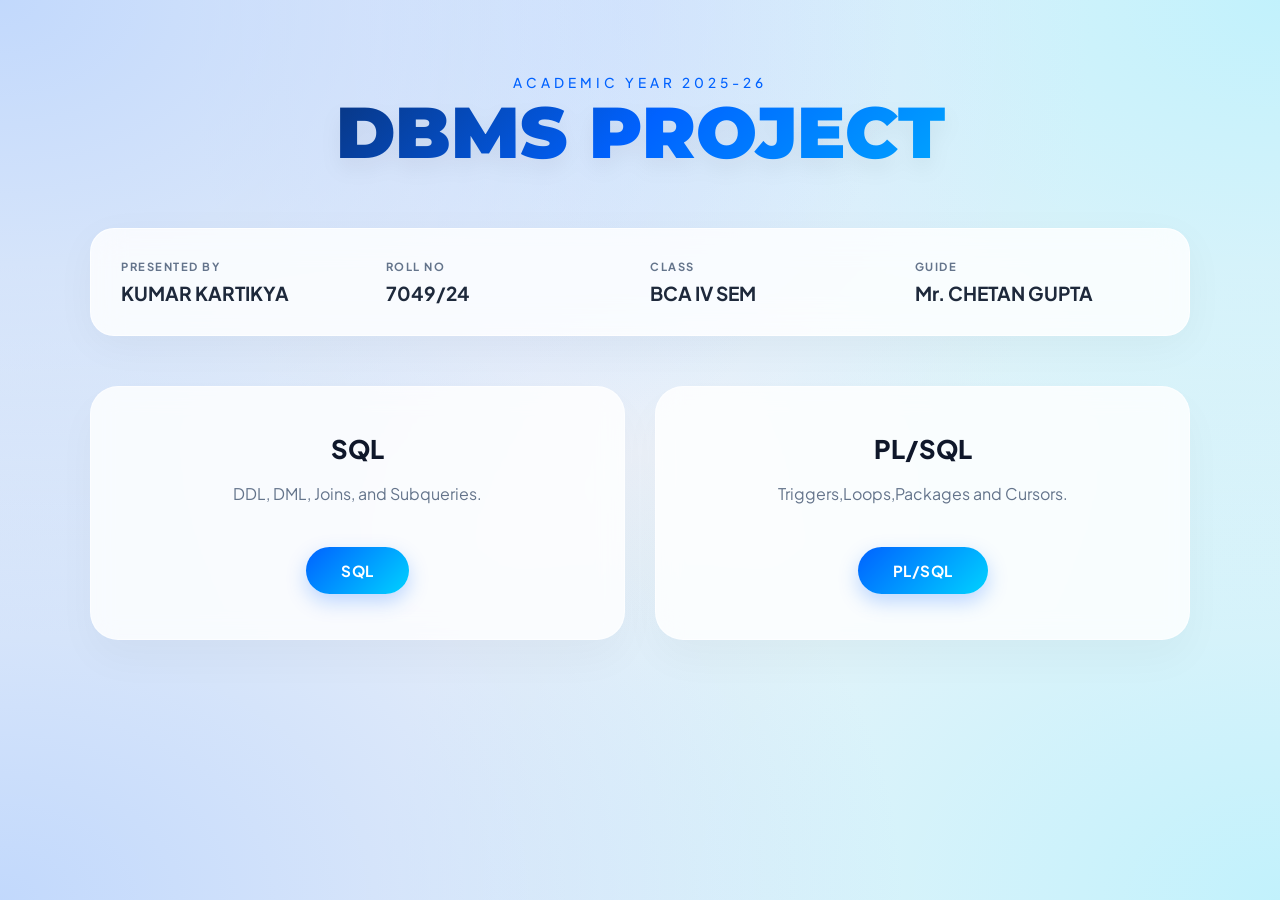
<file: index.html>
<!doctype html>
<html lang="en">
  <head>
    <meta charset="UTF-8" />
    <title>DBMS Practice Portal</title>
    <link rel="stylesheet" href="style.css" />
  </head>
  <body>
    <div class="container">
      <header>
        <p>Academic Year 2025-26</p>
        <h1>DBMS PROJECT</h1>
      </header>

      <section class="student-info">
        <div class="info-box">
          <h4>Presented By</h4>
          <p>KUMAR KARTIKYA</p>
        </div>
        <div class="info-box">
          <h4>Roll No</h4>
          <p>7049/24</p>
        </div>
        <div class="info-box">
          <h4>Class</h4>
          <p>BCA IV SEM</p>
        </div>
        <div class="info-box">
          <h4>Guide</h4>
          <p>Mr. CHETAN GUPTA</p>
        </div>
      </section>

      <div class="topic-grid">
        <a href="indexS.html" class="topic-card">
          <h3>SQL</h3>
          <p>DDL, DML, Joins, and Subqueries.</p>
          <span class="status-btn">SQL</span>
        </a>
        <a href="indexPL.html" class="topic-card">
          <h3>PL/SQL</h3>
          <p>Triggers,Loops,Packages and Cursors.</p>
          <span class="status-btn">PL/SQL</span>
        </a>
      </div>
    </div>
  </body>
</html>
</file>
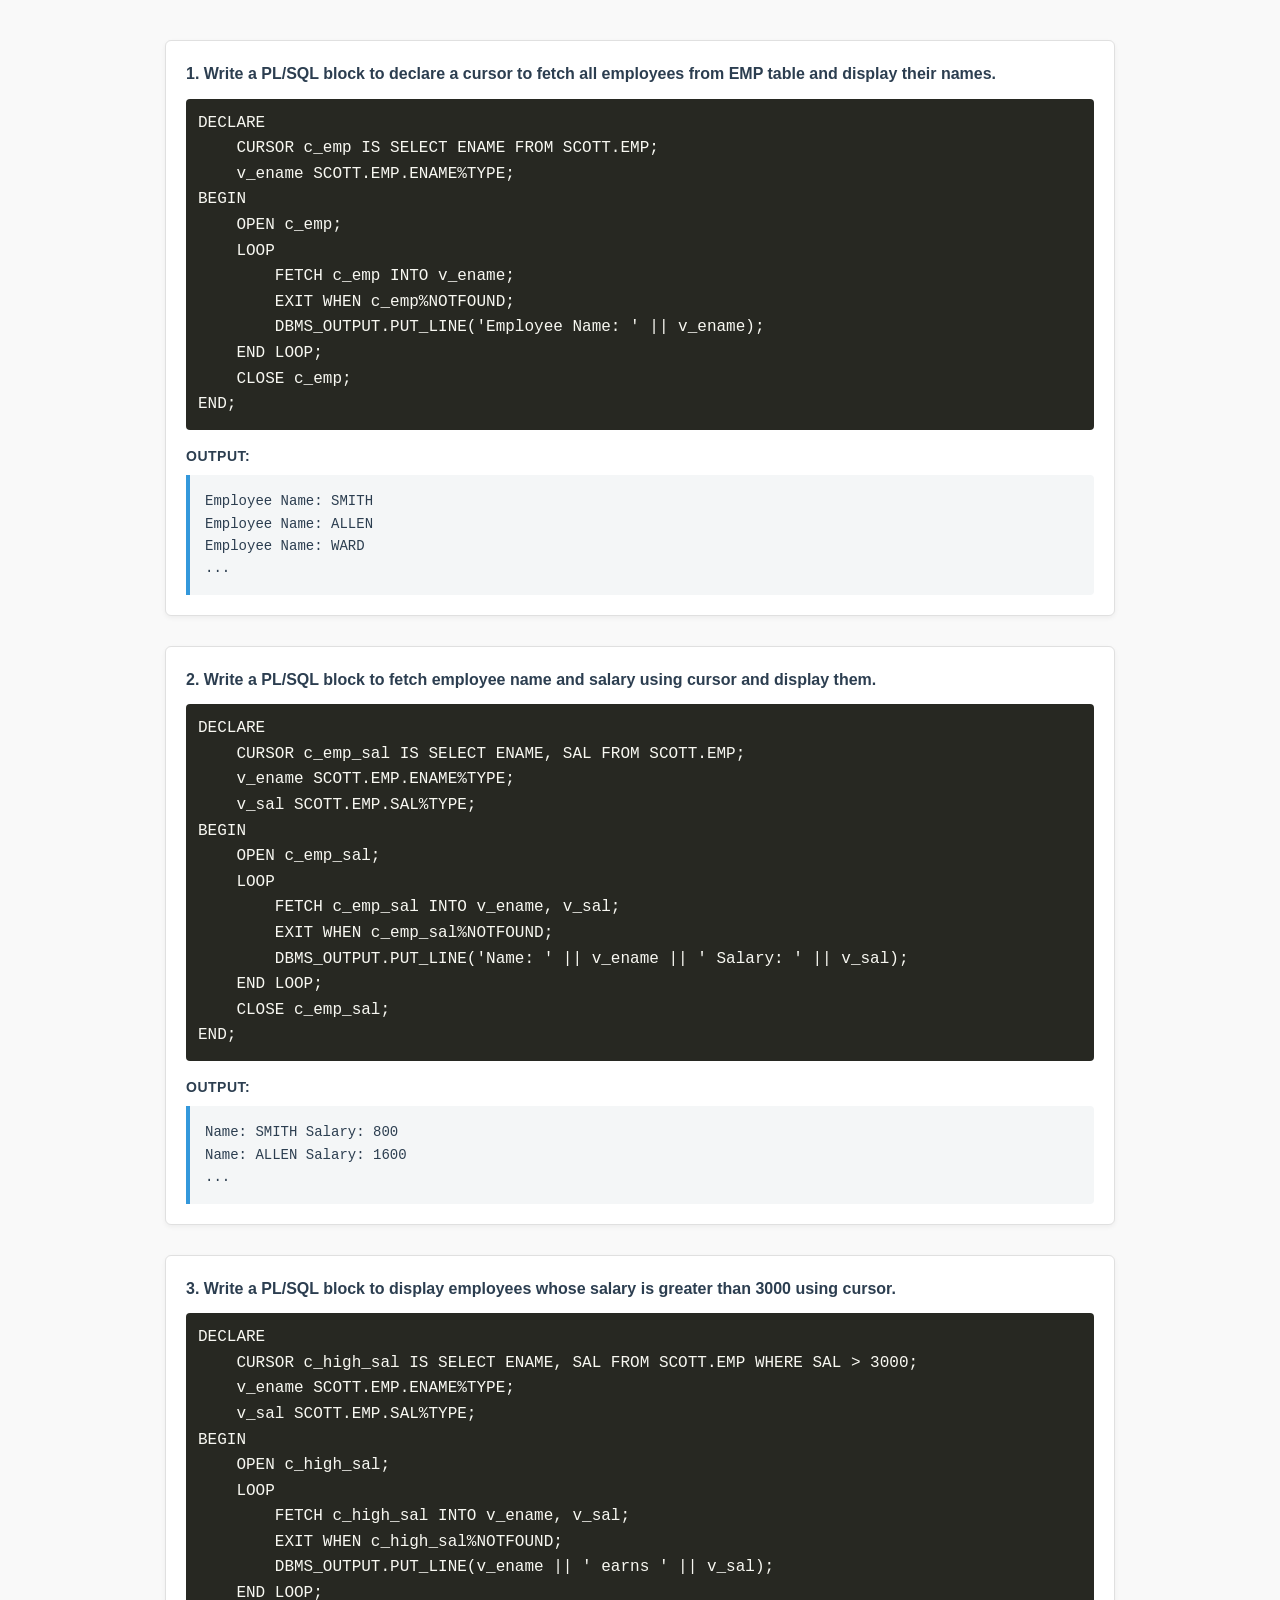
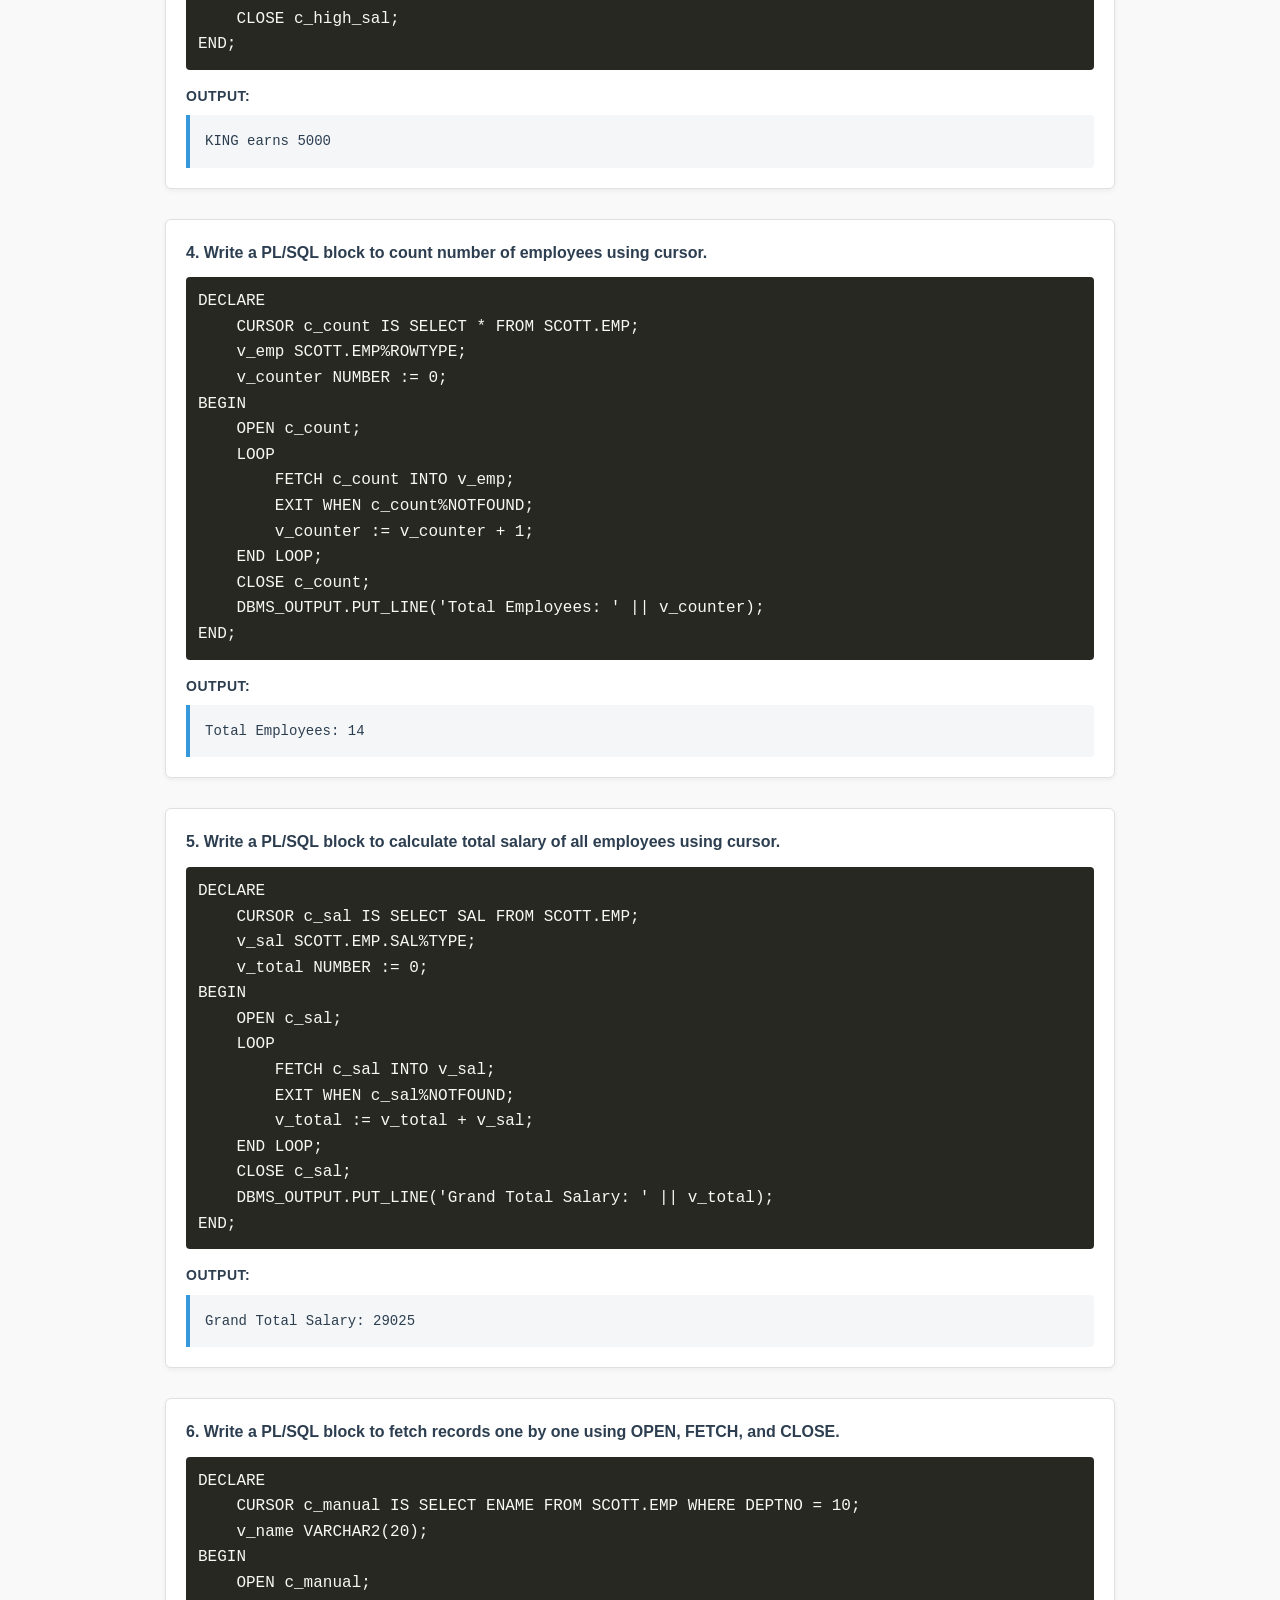
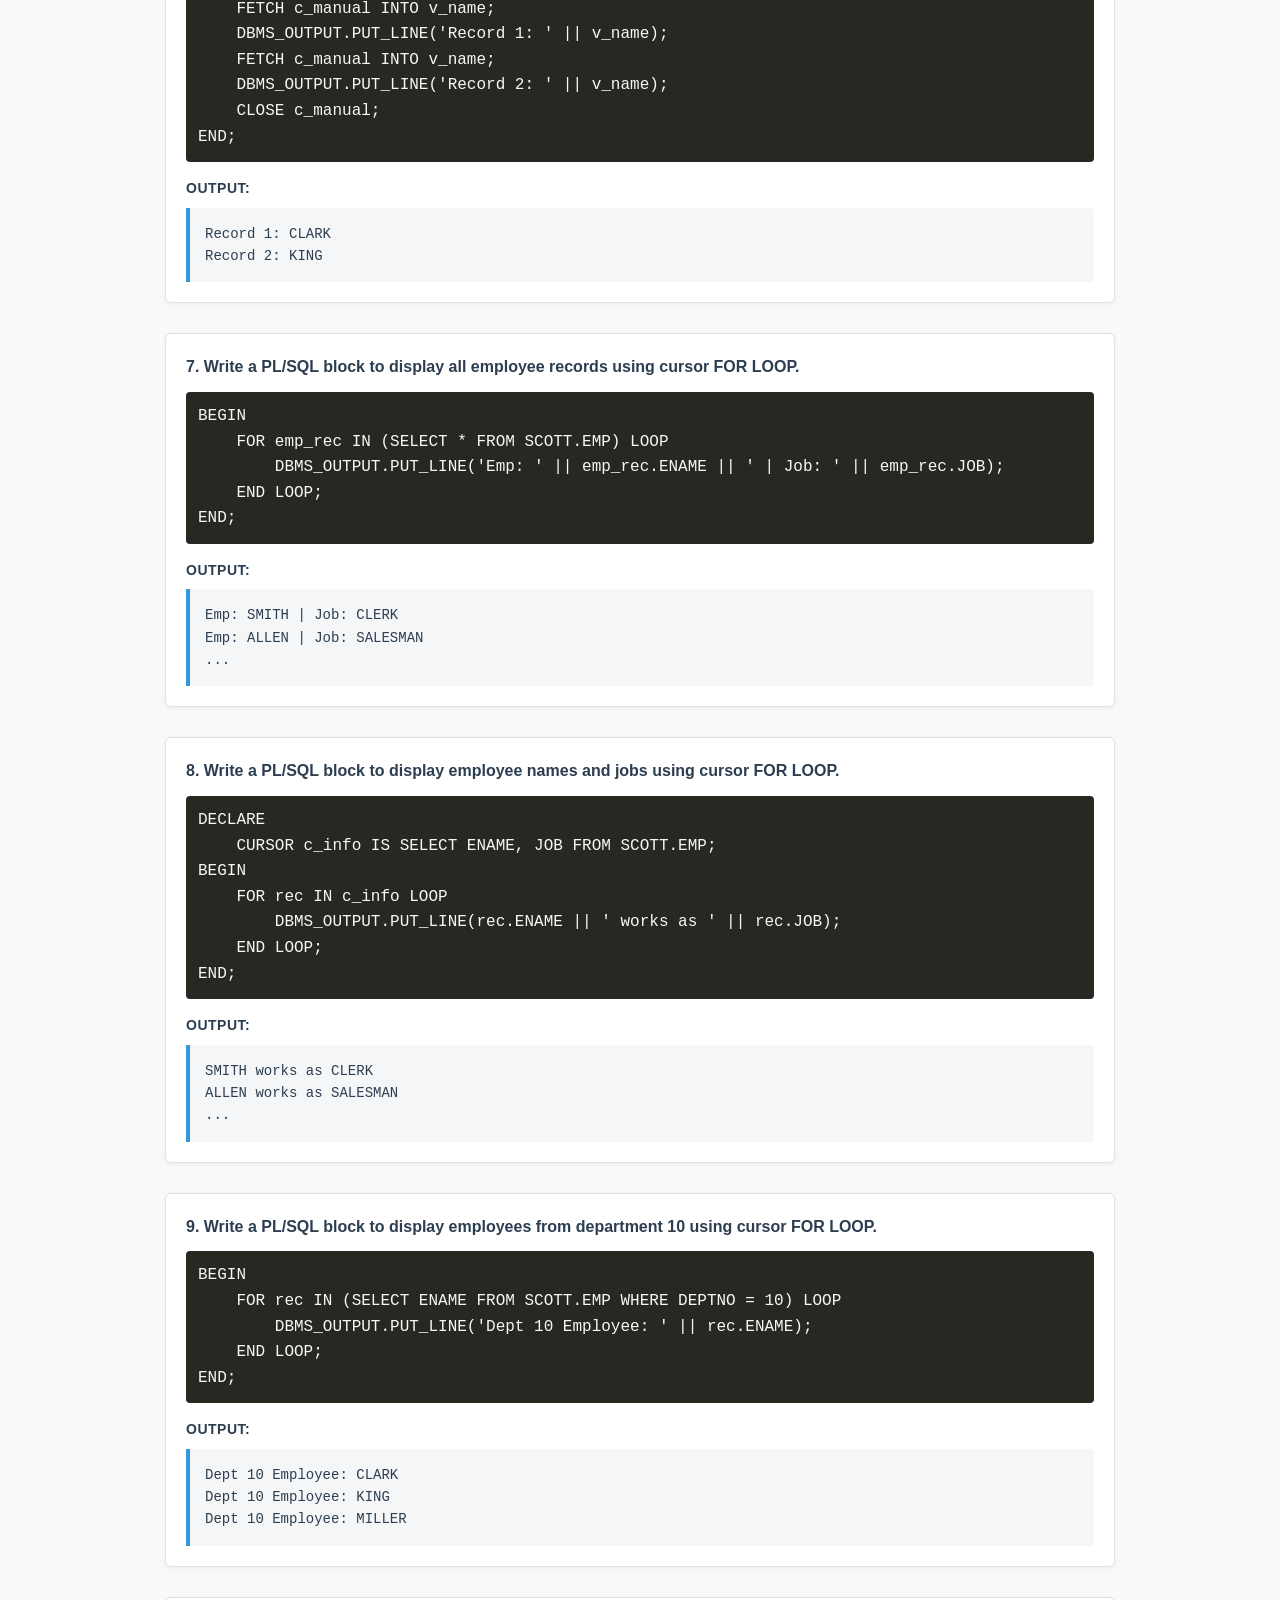
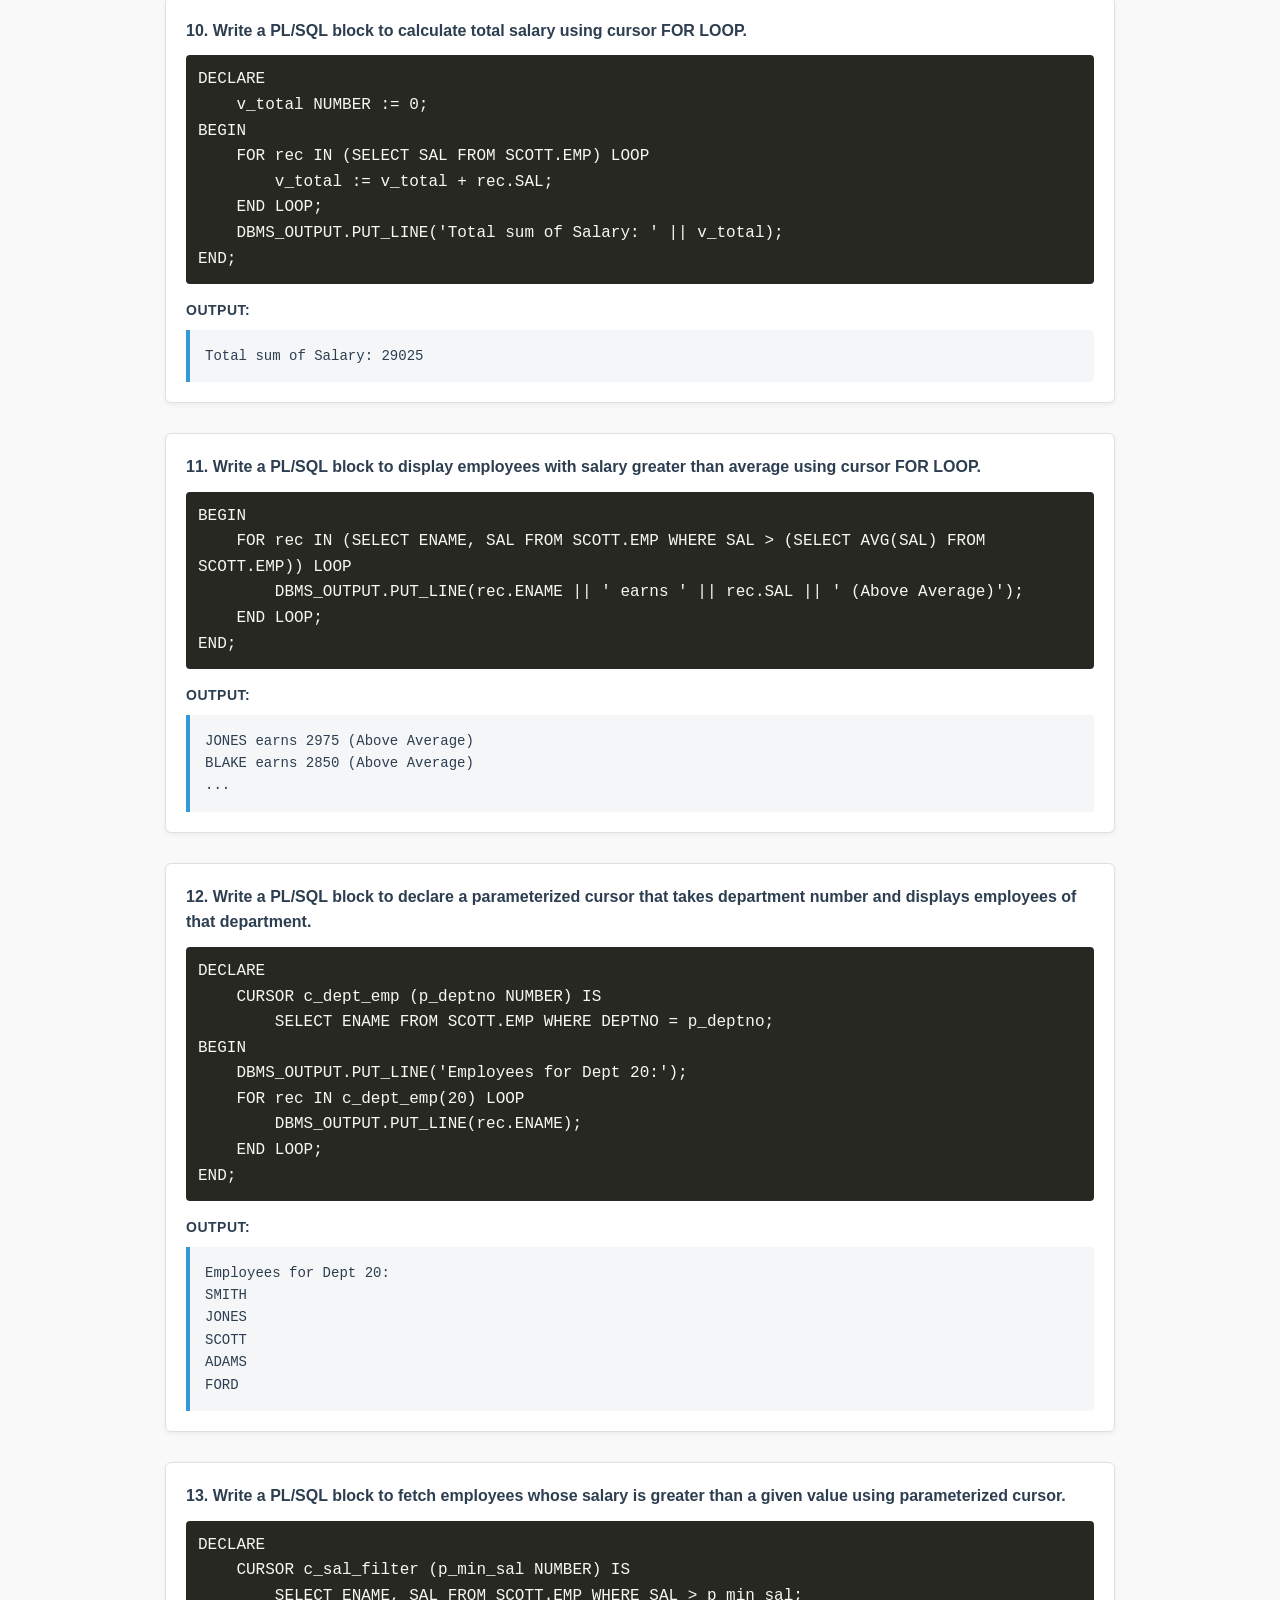
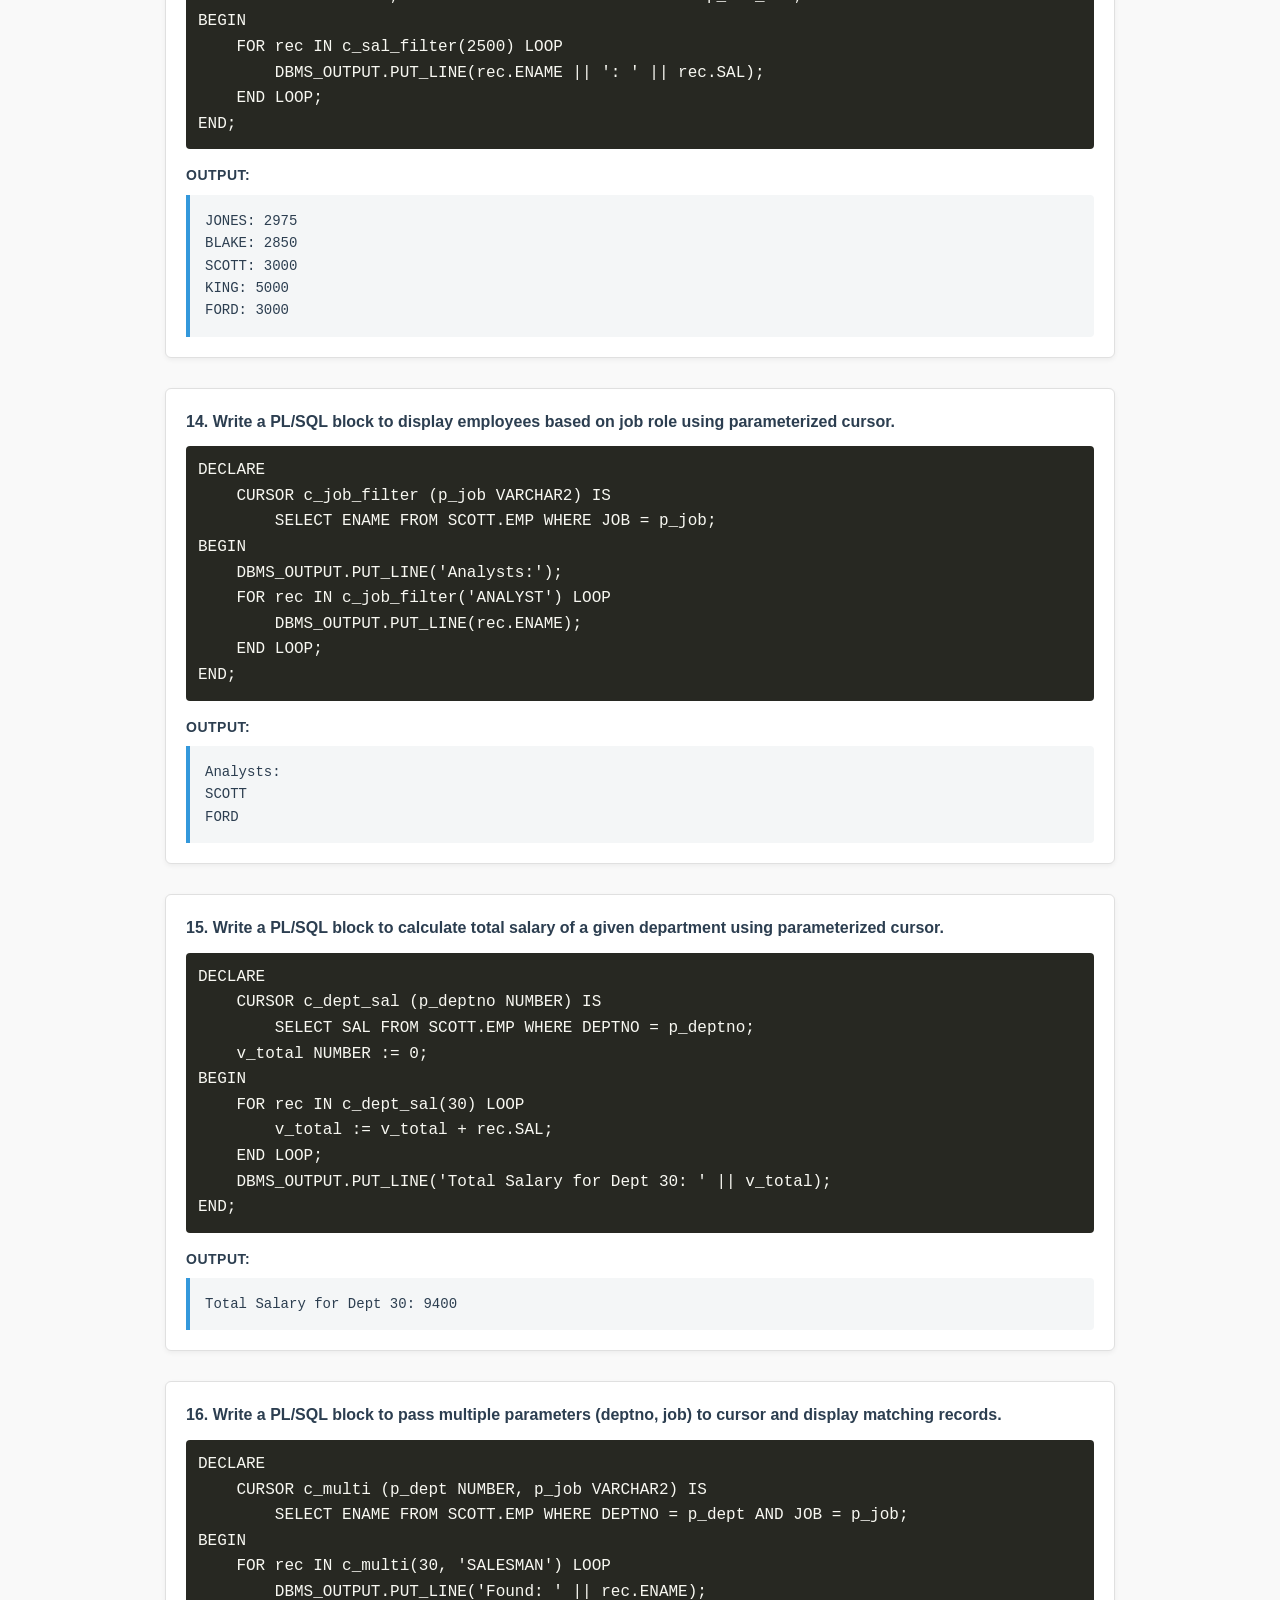
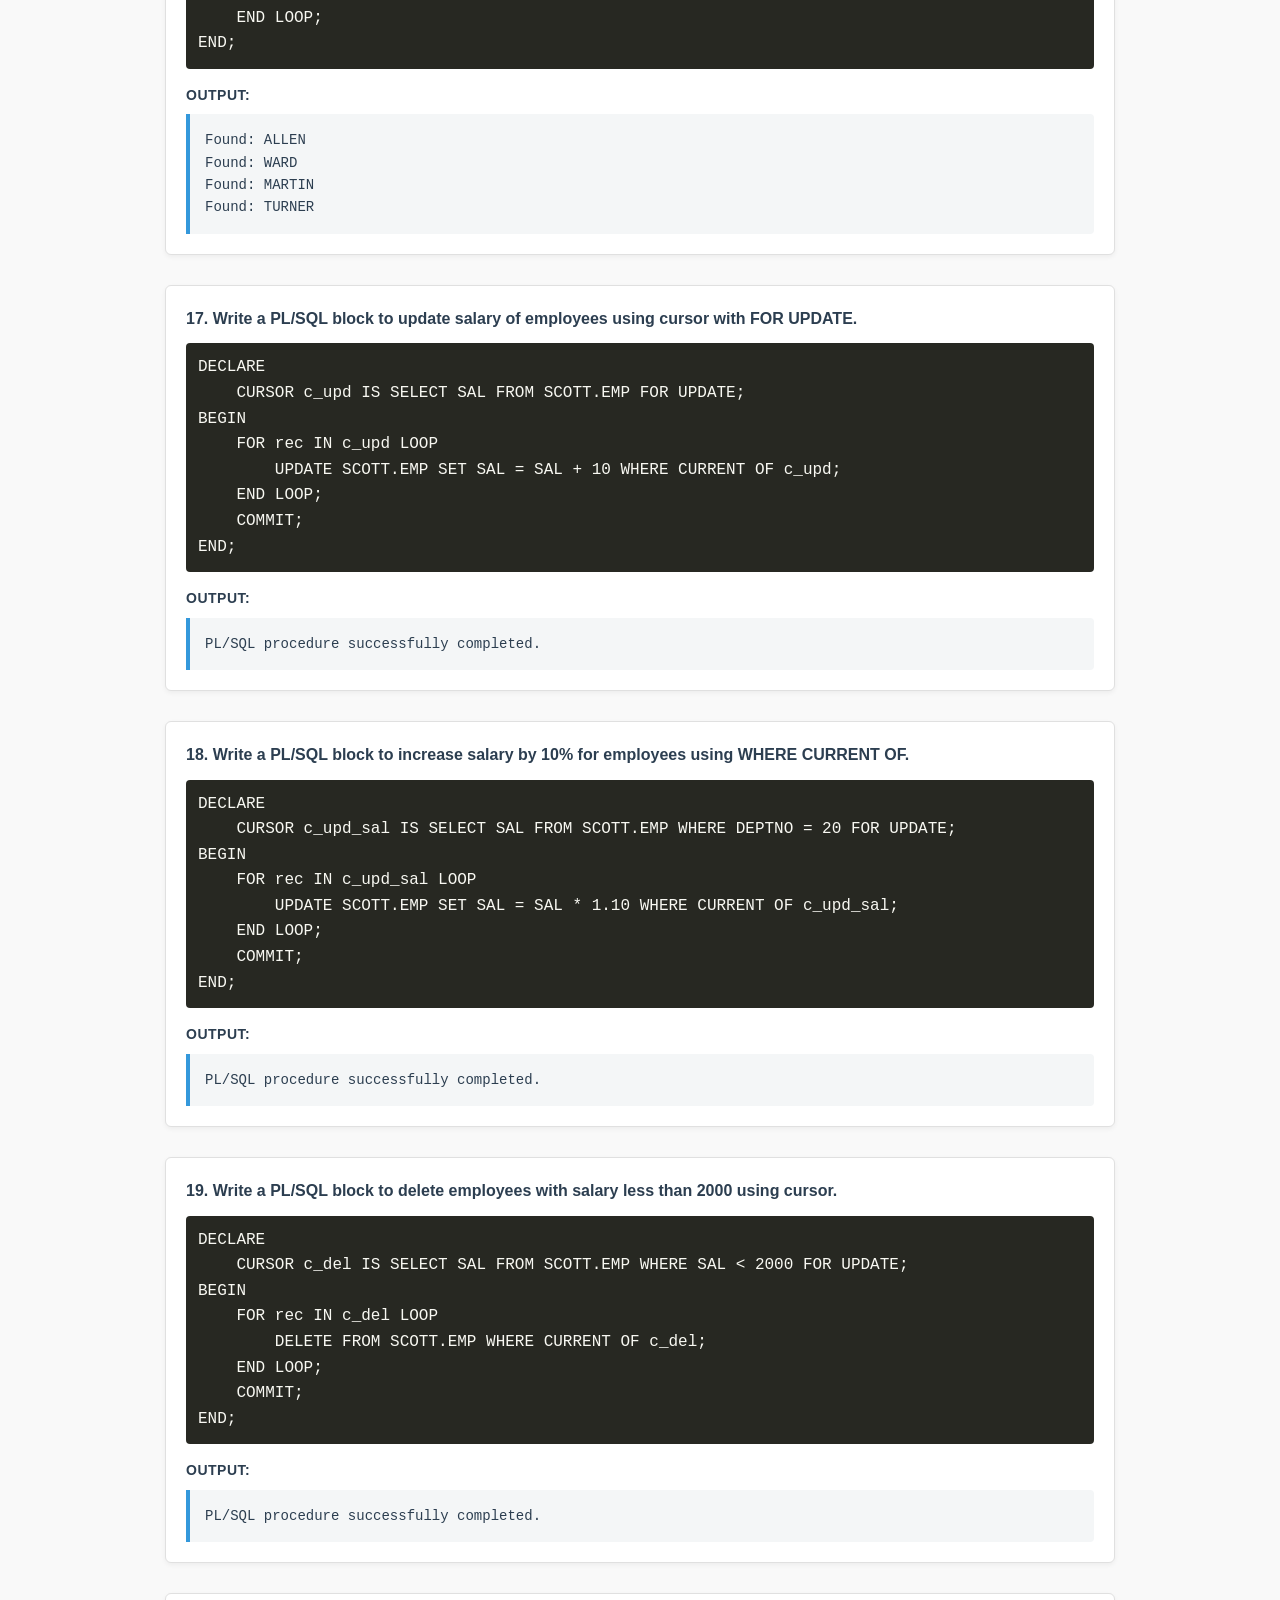
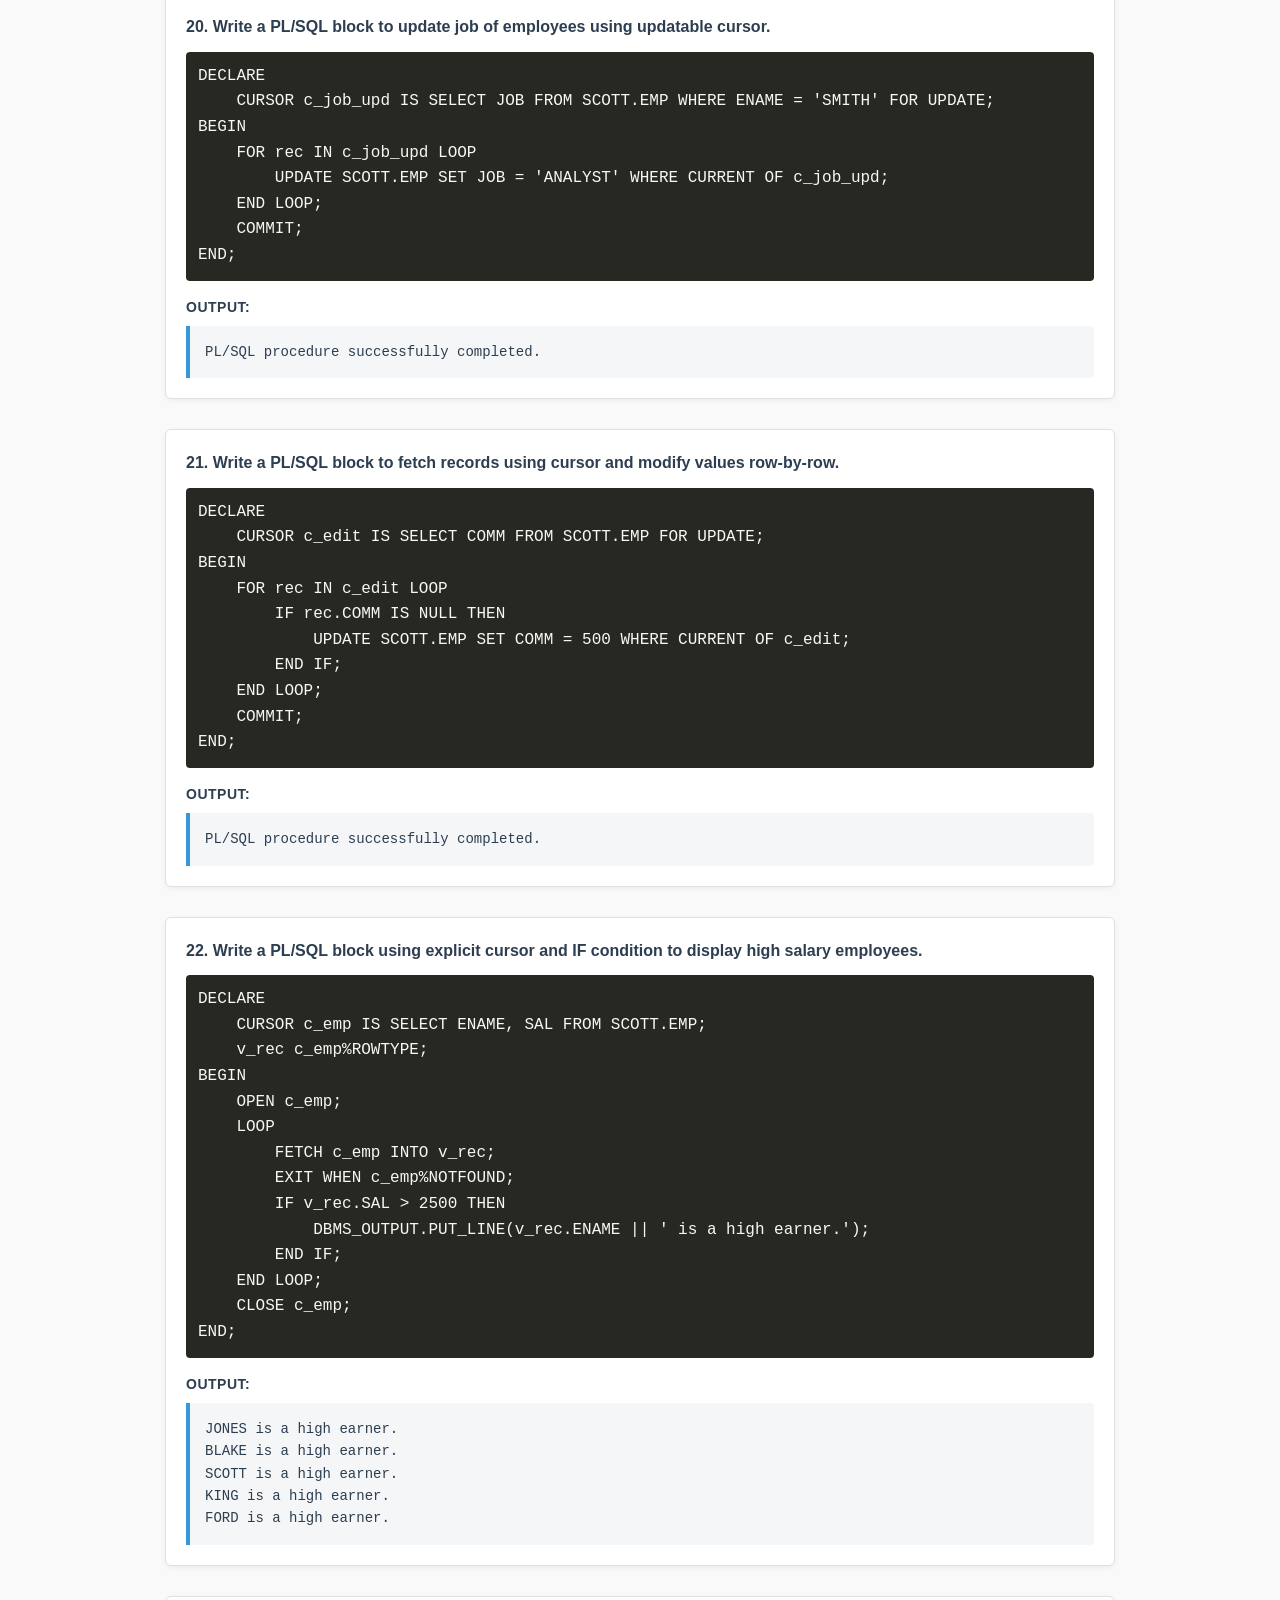
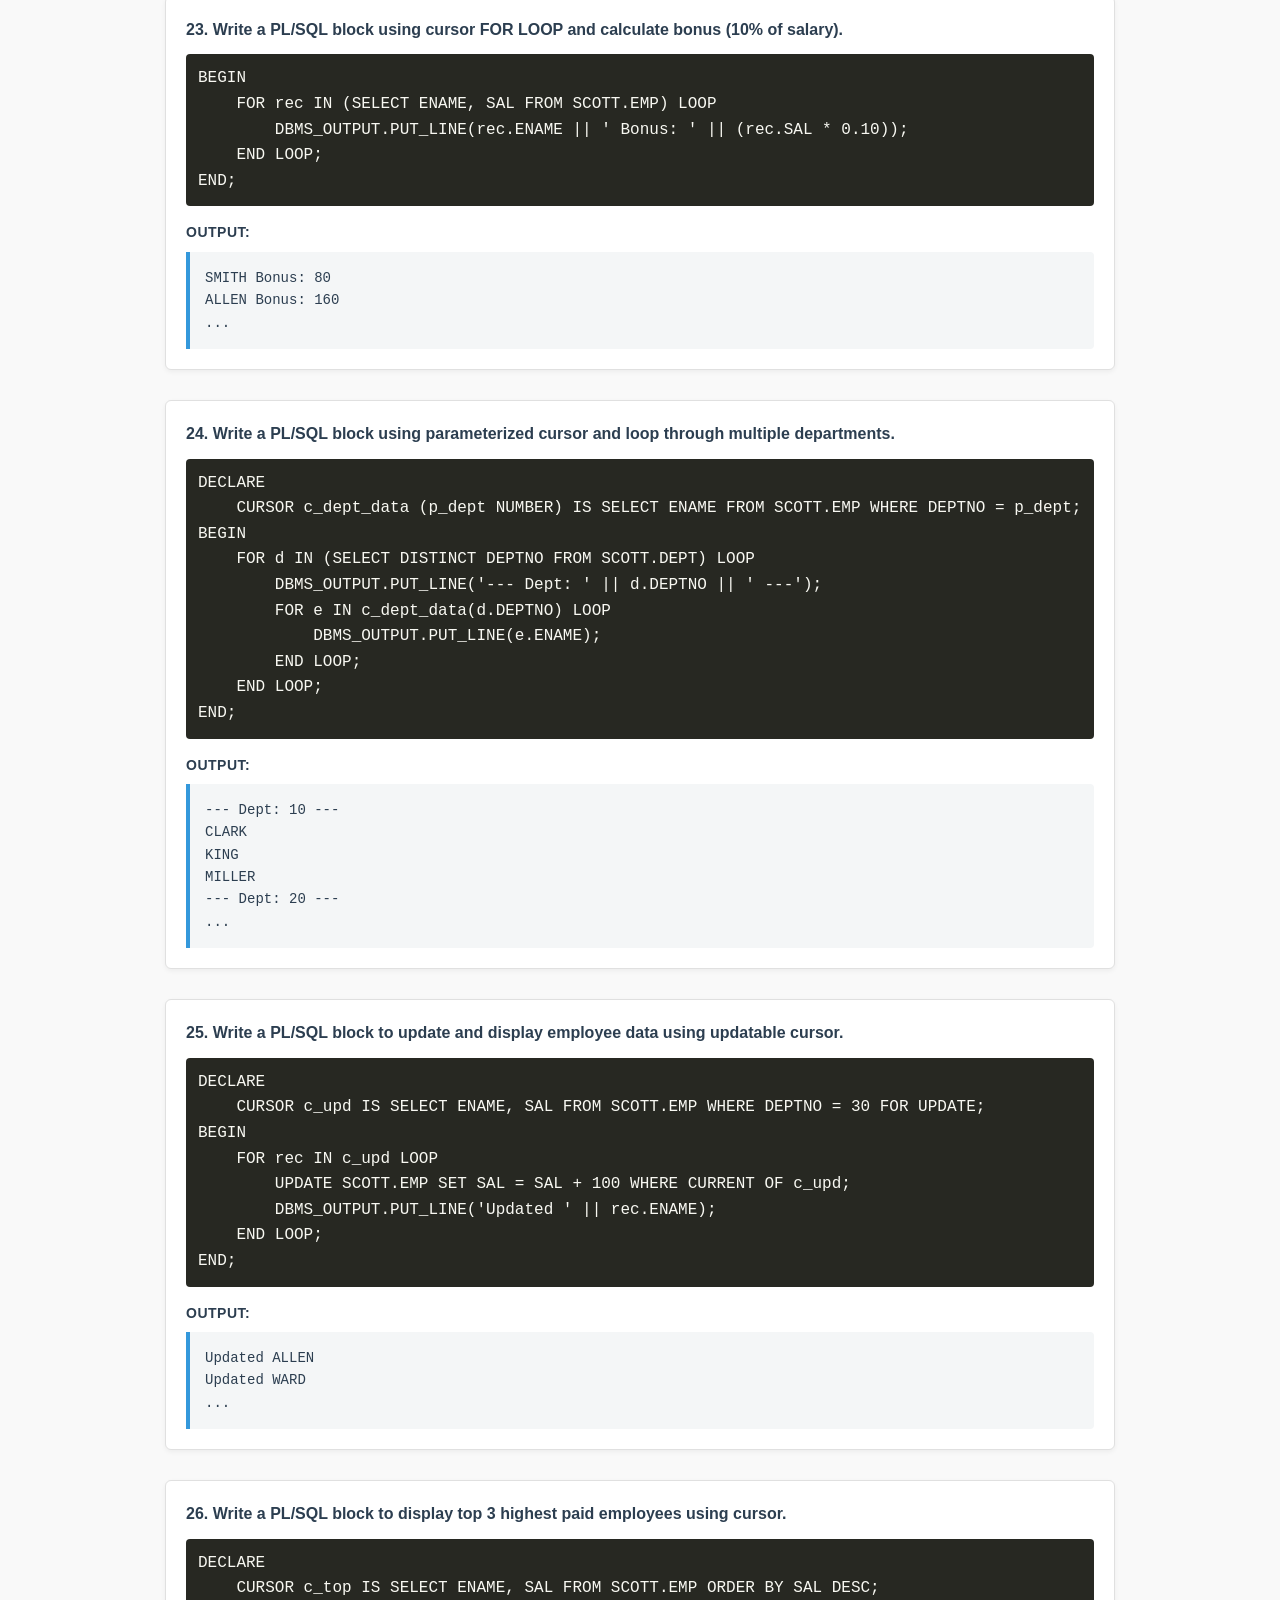
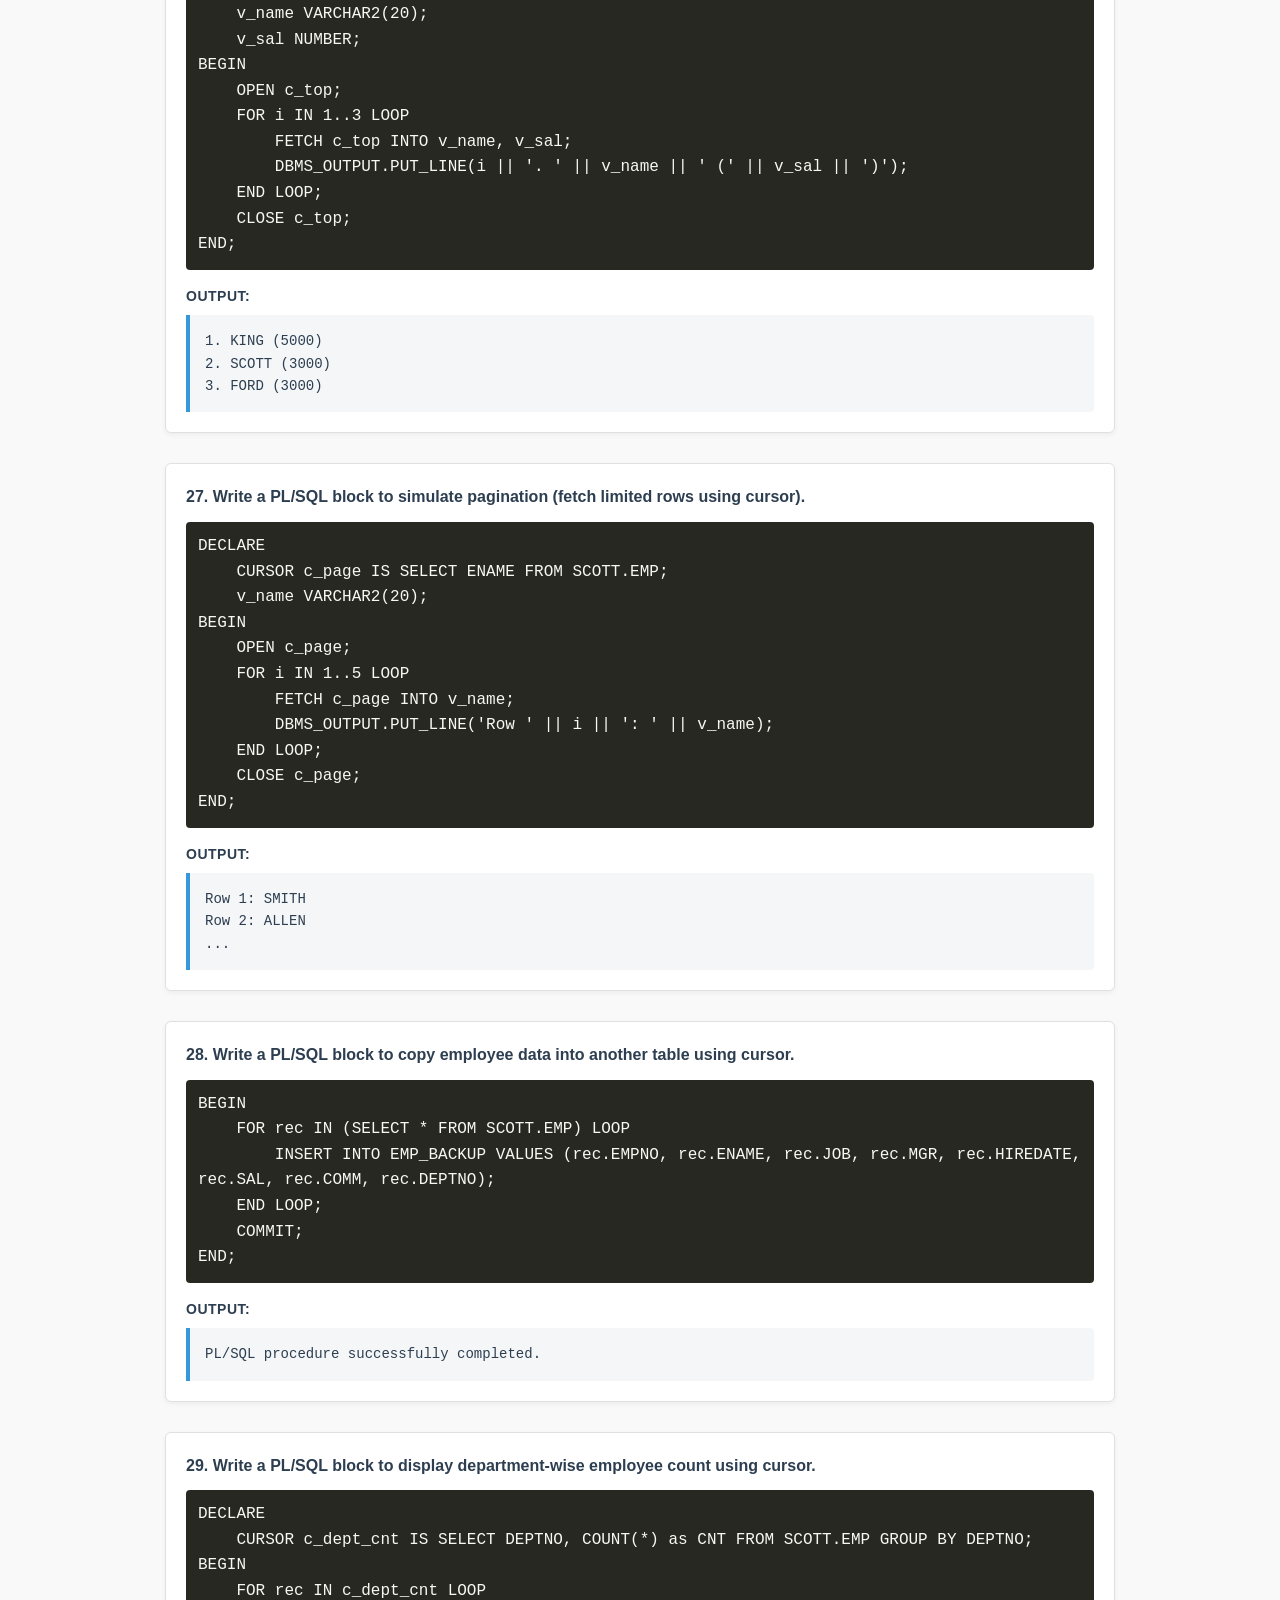
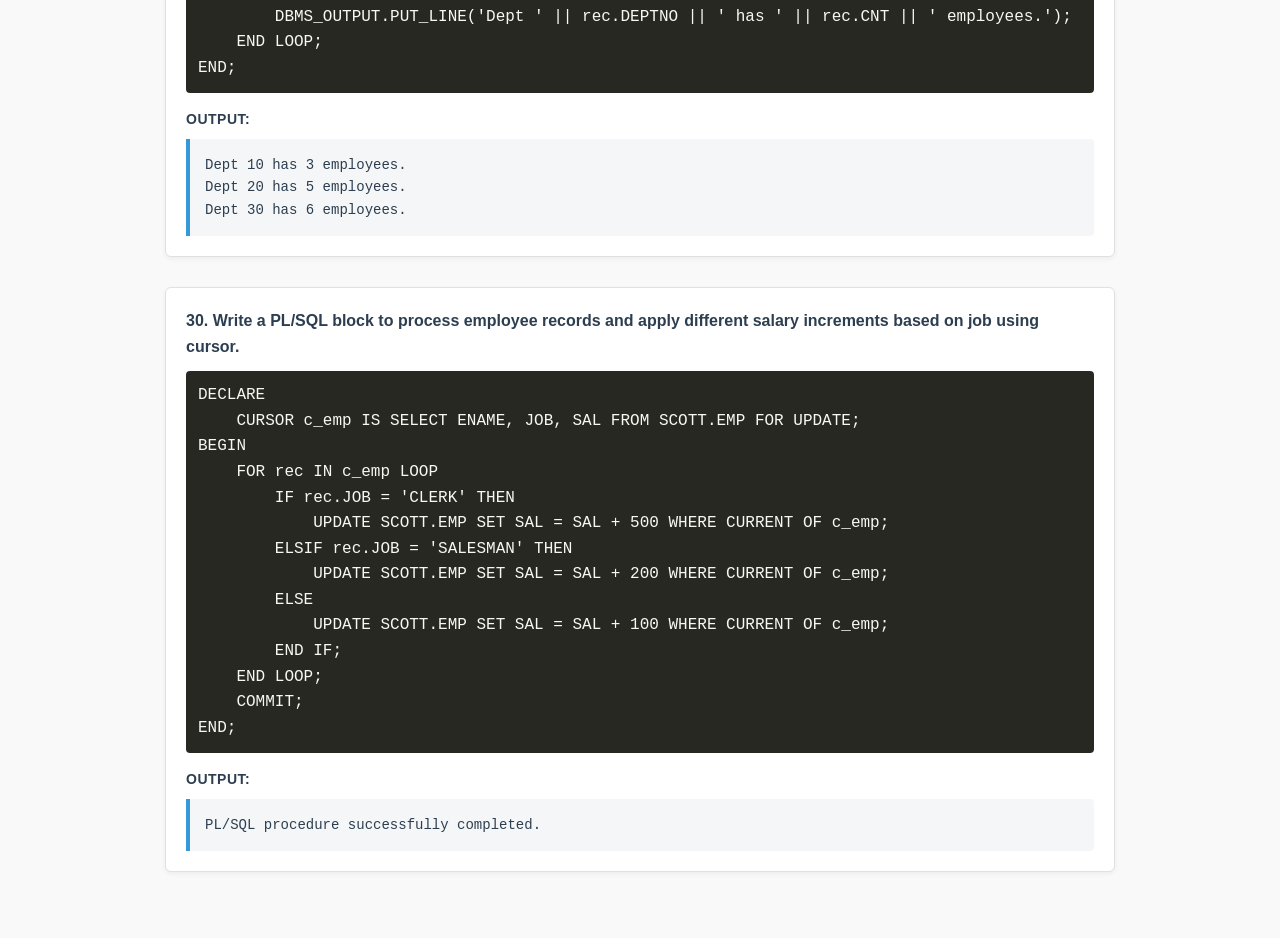
<file: CURSORS.html>
<!DOCTYPE html>
<html lang="en">
<head>
    <meta charset="UTF-8">
    <meta name="viewport" content="width=device-width, initial-scale=1.0">
    <title>DBMS Practical File - PL/SQL Cursors</title>
    <style>
        body {
            font-family: "Segoe UI", Tahoma, Geneva, Verdana, sans-serif;
            margin: 40px auto;
            max-width: 950px;
            color: #333;
            line-height: 1.6;
            background-color: #f9f9f9;
        }
        .header {
            text-align: center;
            margin-bottom: 30px;
            padding-bottom: 20px;
            border-bottom: 2px solid #2c3e50;
        }
        .header h1 { margin: 5px 0; font-size: 26px; color: #2c3e50; }
        .header h2 { margin: 5px 0; font-size: 20px; font-weight: normal; }
        .header h3 { margin: 5px 0; font-size: 18px; color: #555; }
        .student-info { text-align: right; margin-bottom: 30px; font-size: 16px; }
        .student-info p { margin: 2px 0; font-weight: 600; }
        .question-block {
            margin-bottom: 30px; padding: 20px; border: 1px solid #e0e0e0;
            border-radius: 6px; background-color: #ffffff; box-shadow: 0 2px 5px rgba(0,0,0,0.05);
            page-break-inside: avoid;
        }
        .question { font-weight: 600; margin-bottom: 12px; font-size: 16px; color: #2c3e50; }
        .query {
            background-color: #272822; color: #f8f8f2; padding: 12px; border-radius: 4px;
            font-family: Consolas, monospace; overflow-x: auto; margin: 0 0 15px 0;
            white-space: pre-wrap;
        }
        .output-label { font-weight: bold; font-size: 14px; color: #2c3e50; margin-bottom: 8px; text-transform: uppercase; letter-spacing: 0.5px; }
        .output-text {
            background-color: #f4f6f7; color: #2c3e50; padding: 15px;
            border-left: 4px solid #3498db; border-radius: 0 4px 4px 0;
            font-family: Consolas, monospace; font-size: 14px; margin: 0;
            white-space: pre; overflow-x: auto;
        }
    </style>
</head>
<body>

    

    

    <div class="question-block">
        <div class="question">1. Write a PL/SQL block to declare a cursor to fetch all employees from EMP table and display their names.</div>
        <pre class="query">DECLARE
    CURSOR c_emp IS SELECT ENAME FROM SCOTT.EMP;
    v_ename SCOTT.EMP.ENAME%TYPE;
BEGIN
    OPEN c_emp;
    LOOP
        FETCH c_emp INTO v_ename;
        EXIT WHEN c_emp%NOTFOUND;
        DBMS_OUTPUT.PUT_LINE('Employee Name: ' || v_ename);
    END LOOP;
    CLOSE c_emp;
END;</pre>
        <div class="output-label">Output:</div>
        <pre class="output-text">Employee Name: SMITH
Employee Name: ALLEN
Employee Name: WARD
...</pre>
    </div>

    <div class="question-block">
        <div class="question">2. Write a PL/SQL block to fetch employee name and salary using cursor and display them.</div>
        <pre class="query">DECLARE
    CURSOR c_emp_sal IS SELECT ENAME, SAL FROM SCOTT.EMP;
    v_ename SCOTT.EMP.ENAME%TYPE;
    v_sal SCOTT.EMP.SAL%TYPE;
BEGIN
    OPEN c_emp_sal;
    LOOP
        FETCH c_emp_sal INTO v_ename, v_sal;
        EXIT WHEN c_emp_sal%NOTFOUND;
        DBMS_OUTPUT.PUT_LINE('Name: ' || v_ename || ' Salary: ' || v_sal);
    END LOOP;
    CLOSE c_emp_sal;
END;</pre>
        <div class="output-label">Output:</div>
        <pre class="output-text">Name: SMITH Salary: 800
Name: ALLEN Salary: 1600
...</pre>
    </div>

    <div class="question-block">
        <div class="question">3. Write a PL/SQL block to display employees whose salary is greater than 3000 using cursor.</div>
        <pre class="query">DECLARE
    CURSOR c_high_sal IS SELECT ENAME, SAL FROM SCOTT.EMP WHERE SAL > 3000;
    v_ename SCOTT.EMP.ENAME%TYPE;
    v_sal SCOTT.EMP.SAL%TYPE;
BEGIN
    OPEN c_high_sal;
    LOOP
        FETCH c_high_sal INTO v_ename, v_sal;
        EXIT WHEN c_high_sal%NOTFOUND;
        DBMS_OUTPUT.PUT_LINE(v_ename || ' earns ' || v_sal);
    END LOOP;
    CLOSE c_high_sal;
END;</pre>
        <div class="output-label">Output:</div>
        <pre class="output-text">KING earns 5000</pre>
    </div>

    <div class="question-block">
        <div class="question">4. Write a PL/SQL block to count number of employees using cursor.</div>
        <pre class="query">DECLARE
    CURSOR c_count IS SELECT * FROM SCOTT.EMP;
    v_emp SCOTT.EMP%ROWTYPE;
    v_counter NUMBER := 0;
BEGIN
    OPEN c_count;
    LOOP
        FETCH c_count INTO v_emp;
        EXIT WHEN c_count%NOTFOUND;
        v_counter := v_counter + 1;
    END LOOP;
    CLOSE c_count;
    DBMS_OUTPUT.PUT_LINE('Total Employees: ' || v_counter);
END;</pre>
        <div class="output-label">Output:</div>
        <pre class="output-text">Total Employees: 14</pre>
    </div>

    <div class="question-block">
        <div class="question">5. Write a PL/SQL block to calculate total salary of all employees using cursor.</div>
        <pre class="query">DECLARE
    CURSOR c_sal IS SELECT SAL FROM SCOTT.EMP;
    v_sal SCOTT.EMP.SAL%TYPE;
    v_total NUMBER := 0;
BEGIN
    OPEN c_sal;
    LOOP
        FETCH c_sal INTO v_sal;
        EXIT WHEN c_sal%NOTFOUND;
        v_total := v_total + v_sal;
    END LOOP;
    CLOSE c_sal;
    DBMS_OUTPUT.PUT_LINE('Grand Total Salary: ' || v_total);
END;</pre>
        <div class="output-label">Output:</div>
        <pre class="output-text">Grand Total Salary: 29025</pre>
    </div>

    <div class="question-block">
        <div class="question">6. Write a PL/SQL block to fetch records one by one using OPEN, FETCH, and CLOSE.</div>
        <pre class="query">DECLARE
    CURSOR c_manual IS SELECT ENAME FROM SCOTT.EMP WHERE DEPTNO = 10;
    v_name VARCHAR2(20);
BEGIN
    OPEN c_manual;
    FETCH c_manual INTO v_name;
    DBMS_OUTPUT.PUT_LINE('Record 1: ' || v_name);
    FETCH c_manual INTO v_name;
    DBMS_OUTPUT.PUT_LINE('Record 2: ' || v_name);
    CLOSE c_manual;
END;</pre>
        <div class="output-label">Output:</div>
        <pre class="output-text">Record 1: CLARK
Record 2: KING</pre>
    </div>

    <div class="question-block">
        <div class="question">7. Write a PL/SQL block to display all employee records using cursor FOR LOOP.</div>
        <pre class="query">BEGIN
    FOR emp_rec IN (SELECT * FROM SCOTT.EMP) LOOP
        DBMS_OUTPUT.PUT_LINE('Emp: ' || emp_rec.ENAME || ' | Job: ' || emp_rec.JOB);
    END LOOP;
END;</pre>
        <div class="output-label">Output:</div>
        <pre class="output-text">Emp: SMITH | Job: CLERK
Emp: ALLEN | Job: SALESMAN
...</pre>
    </div>

    <div class="question-block">
        <div class="question">8. Write a PL/SQL block to display employee names and jobs using cursor FOR LOOP.</div>
        <pre class="query">DECLARE
    CURSOR c_info IS SELECT ENAME, JOB FROM SCOTT.EMP;
BEGIN
    FOR rec IN c_info LOOP
        DBMS_OUTPUT.PUT_LINE(rec.ENAME || ' works as ' || rec.JOB);
    END LOOP;
END;</pre>
        <div class="output-label">Output:</div>
        <pre class="output-text">SMITH works as CLERK
ALLEN works as SALESMAN
...</pre>
    </div>

    <div class="question-block">
        <div class="question">9. Write a PL/SQL block to display employees from department 10 using cursor FOR LOOP.</div>
        <pre class="query">BEGIN
    FOR rec IN (SELECT ENAME FROM SCOTT.EMP WHERE DEPTNO = 10) LOOP
        DBMS_OUTPUT.PUT_LINE('Dept 10 Employee: ' || rec.ENAME);
    END LOOP;
END;</pre>
        <div class="output-label">Output:</div>
        <pre class="output-text">Dept 10 Employee: CLARK
Dept 10 Employee: KING
Dept 10 Employee: MILLER</pre>
    </div>

    <div class="question-block">
        <div class="question">10. Write a PL/SQL block to calculate total salary using cursor FOR LOOP.</div>
        <pre class="query">DECLARE
    v_total NUMBER := 0;
BEGIN
    FOR rec IN (SELECT SAL FROM SCOTT.EMP) LOOP
        v_total := v_total + rec.SAL;
    END LOOP;
    DBMS_OUTPUT.PUT_LINE('Total sum of Salary: ' || v_total);
END;</pre>
        <div class="output-label">Output:</div>
        <pre class="output-text">Total sum of Salary: 29025</pre>
    </div>

    <div class="question-block">
        <div class="question">11. Write a PL/SQL block to display employees with salary greater than average using cursor FOR LOOP.</div>
        <pre class="query">BEGIN
    FOR rec IN (SELECT ENAME, SAL FROM SCOTT.EMP WHERE SAL > (SELECT AVG(SAL) FROM SCOTT.EMP)) LOOP
        DBMS_OUTPUT.PUT_LINE(rec.ENAME || ' earns ' || rec.SAL || ' (Above Average)');
    END LOOP;
END;</pre>
        <div class="output-label">Output:</div>
        <pre class="output-text">JONES earns 2975 (Above Average)
BLAKE earns 2850 (Above Average)
...</pre>
    </div>

    <div class="question-block">
        <div class="question">12. Write a PL/SQL block to declare a parameterized cursor that takes department number and displays employees of that department.</div>
        <pre class="query">DECLARE
    CURSOR c_dept_emp (p_deptno NUMBER) IS
        SELECT ENAME FROM SCOTT.EMP WHERE DEPTNO = p_deptno;
BEGIN
    DBMS_OUTPUT.PUT_LINE('Employees for Dept 20:');
    FOR rec IN c_dept_emp(20) LOOP
        DBMS_OUTPUT.PUT_LINE(rec.ENAME);
    END LOOP;
END;</pre>
        <div class="output-label">Output:</div>
        <pre class="output-text">Employees for Dept 20:
SMITH
JONES
SCOTT
ADAMS
FORD</pre>
    </div>

    <div class="question-block">
        <div class="question">13. Write a PL/SQL block to fetch employees whose salary is greater than a given value using parameterized cursor.</div>
        <pre class="query">DECLARE
    CURSOR c_sal_filter (p_min_sal NUMBER) IS
        SELECT ENAME, SAL FROM SCOTT.EMP WHERE SAL > p_min_sal;
BEGIN
    FOR rec IN c_sal_filter(2500) LOOP
        DBMS_OUTPUT.PUT_LINE(rec.ENAME || ': ' || rec.SAL);
    END LOOP;
END;</pre>
        <div class="output-label">Output:</div>
        <pre class="output-text">JONES: 2975
BLAKE: 2850
SCOTT: 3000
KING: 5000
FORD: 3000</pre>
    </div>

    <div class="question-block">
        <div class="question">14. Write a PL/SQL block to display employees based on job role using parameterized cursor.</div>
        <pre class="query">DECLARE
    CURSOR c_job_filter (p_job VARCHAR2) IS
        SELECT ENAME FROM SCOTT.EMP WHERE JOB = p_job;
BEGIN
    DBMS_OUTPUT.PUT_LINE('Analysts:');
    FOR rec IN c_job_filter('ANALYST') LOOP
        DBMS_OUTPUT.PUT_LINE(rec.ENAME);
    END LOOP;
END;</pre>
        <div class="output-label">Output:</div>
        <pre class="output-text">Analysts:
SCOTT
FORD</pre>
    </div>

    <div class="question-block">
        <div class="question">15. Write a PL/SQL block to calculate total salary of a given department using parameterized cursor.</div>
        <pre class="query">DECLARE
    CURSOR c_dept_sal (p_deptno NUMBER) IS
        SELECT SAL FROM SCOTT.EMP WHERE DEPTNO = p_deptno;
    v_total NUMBER := 0;
BEGIN
    FOR rec IN c_dept_sal(30) LOOP
        v_total := v_total + rec.SAL;
    END LOOP;
    DBMS_OUTPUT.PUT_LINE('Total Salary for Dept 30: ' || v_total);
END;</pre>
        <div class="output-label">Output:</div>
        <pre class="output-text">Total Salary for Dept 30: 9400</pre>
    </div>

    <div class="question-block">
        <div class="question">16. Write a PL/SQL block to pass multiple parameters (deptno, job) to cursor and display matching records.</div>
        <pre class="query">DECLARE
    CURSOR c_multi (p_dept NUMBER, p_job VARCHAR2) IS
        SELECT ENAME FROM SCOTT.EMP WHERE DEPTNO = p_dept AND JOB = p_job;
BEGIN
    FOR rec IN c_multi(30, 'SALESMAN') LOOP
        DBMS_OUTPUT.PUT_LINE('Found: ' || rec.ENAME);
    END LOOP;
END;</pre>
        <div class="output-label">Output:</div>
        <pre class="output-text">Found: ALLEN
Found: WARD
Found: MARTIN
Found: TURNER</pre>
    </div>

    <div class="question-block">
        <div class="question">17. Write a PL/SQL block to update salary of employees using cursor with FOR UPDATE.</div>
        <pre class="query">DECLARE
    CURSOR c_upd IS SELECT SAL FROM SCOTT.EMP FOR UPDATE;
BEGIN
    FOR rec IN c_upd LOOP
        UPDATE SCOTT.EMP SET SAL = SAL + 10 WHERE CURRENT OF c_upd;
    END LOOP;
    COMMIT;
END;</pre>
        <div class="output-label">Output:</div>
        <pre class="output-text">PL/SQL procedure successfully completed.</pre>
    </div>

    <div class="question-block">
        <div class="question">18. Write a PL/SQL block to increase salary by 10% for employees using WHERE CURRENT OF.</div>
        <pre class="query">DECLARE
    CURSOR c_upd_sal IS SELECT SAL FROM SCOTT.EMP WHERE DEPTNO = 20 FOR UPDATE;
BEGIN
    FOR rec IN c_upd_sal LOOP
        UPDATE SCOTT.EMP SET SAL = SAL * 1.10 WHERE CURRENT OF c_upd_sal;
    END LOOP;
    COMMIT;
END;</pre>
        <div class="output-label">Output:</div>
        <pre class="output-text">PL/SQL procedure successfully completed.</pre>
    </div>

    <div class="question-block">
        <div class="question">19. Write a PL/SQL block to delete employees with salary less than 2000 using cursor.</div>
        <pre class="query">DECLARE
    CURSOR c_del IS SELECT SAL FROM SCOTT.EMP WHERE SAL < 2000 FOR UPDATE;
BEGIN
    FOR rec IN c_del LOOP
        DELETE FROM SCOTT.EMP WHERE CURRENT OF c_del;
    END LOOP;
    COMMIT;
END;</pre>
        <div class="output-label">Output:</div>
        <pre class="output-text">PL/SQL procedure successfully completed.</pre>
    </div>

    <div class="question-block">
        <div class="question">20. Write a PL/SQL block to update job of employees using updatable cursor.</div>
        <pre class="query">DECLARE
    CURSOR c_job_upd IS SELECT JOB FROM SCOTT.EMP WHERE ENAME = 'SMITH' FOR UPDATE;
BEGIN
    FOR rec IN c_job_upd LOOP
        UPDATE SCOTT.EMP SET JOB = 'ANALYST' WHERE CURRENT OF c_job_upd;
    END LOOP;
    COMMIT;
END;</pre>
        <div class="output-label">Output:</div>
        <pre class="output-text">PL/SQL procedure successfully completed.</pre>
    </div>

    <div class="question-block">
        <div class="question">21. Write a PL/SQL block to fetch records using cursor and modify values row-by-row.</div>
        <pre class="query">DECLARE
    CURSOR c_edit IS SELECT COMM FROM SCOTT.EMP FOR UPDATE;
BEGIN
    FOR rec IN c_edit LOOP
        IF rec.COMM IS NULL THEN
            UPDATE SCOTT.EMP SET COMM = 500 WHERE CURRENT OF c_edit;
        END IF;
    END LOOP;
    COMMIT;
END;</pre>
        <div class="output-label">Output:</div>
        <pre class="output-text">PL/SQL procedure successfully completed.</pre>
    </div>

    <div class="question-block">
        <div class="question">22. Write a PL/SQL block using explicit cursor and IF condition to display high salary employees.</div>
        <pre class="query">DECLARE
    CURSOR c_emp IS SELECT ENAME, SAL FROM SCOTT.EMP;
    v_rec c_emp%ROWTYPE;
BEGIN
    OPEN c_emp;
    LOOP
        FETCH c_emp INTO v_rec;
        EXIT WHEN c_emp%NOTFOUND;
        IF v_rec.SAL > 2500 THEN
            DBMS_OUTPUT.PUT_LINE(v_rec.ENAME || ' is a high earner.');
        END IF;
    END LOOP;
    CLOSE c_emp;
END;</pre>
        <div class="output-label">Output:</div>
        <pre class="output-text">JONES is a high earner.
BLAKE is a high earner.
SCOTT is a high earner.
KING is a high earner.
FORD is a high earner.</pre>
    </div>

    <div class="question-block">
        <div class="question">23. Write a PL/SQL block using cursor FOR LOOP and calculate bonus (10% of salary).</div>
        <pre class="query">BEGIN
    FOR rec IN (SELECT ENAME, SAL FROM SCOTT.EMP) LOOP
        DBMS_OUTPUT.PUT_LINE(rec.ENAME || ' Bonus: ' || (rec.SAL * 0.10));
    END LOOP;
END;</pre>
        <div class="output-label">Output:</div>
        <pre class="output-text">SMITH Bonus: 80
ALLEN Bonus: 160
...</pre>
    </div>

    <div class="question-block">
        <div class="question">24. Write a PL/SQL block using parameterized cursor and loop through multiple departments.</div>
        <pre class="query">DECLARE
    CURSOR c_dept_data (p_dept NUMBER) IS SELECT ENAME FROM SCOTT.EMP WHERE DEPTNO = p_dept;
BEGIN
    FOR d IN (SELECT DISTINCT DEPTNO FROM SCOTT.DEPT) LOOP
        DBMS_OUTPUT.PUT_LINE('--- Dept: ' || d.DEPTNO || ' ---');
        FOR e IN c_dept_data(d.DEPTNO) LOOP
            DBMS_OUTPUT.PUT_LINE(e.ENAME);
        END LOOP;
    END LOOP;
END;</pre>
        <div class="output-label">Output:</div>
        <pre class="output-text">--- Dept: 10 ---
CLARK
KING
MILLER
--- Dept: 20 ---
...</pre>
    </div>

    <div class="question-block">
        <div class="question">25. Write a PL/SQL block to update and display employee data using updatable cursor.</div>
        <pre class="query">DECLARE
    CURSOR c_upd IS SELECT ENAME, SAL FROM SCOTT.EMP WHERE DEPTNO = 30 FOR UPDATE;
BEGIN
    FOR rec IN c_upd LOOP
        UPDATE SCOTT.EMP SET SAL = SAL + 100 WHERE CURRENT OF c_upd;
        DBMS_OUTPUT.PUT_LINE('Updated ' || rec.ENAME);
    END LOOP;
END;</pre>
        <div class="output-label">Output:</div>
        <pre class="output-text">Updated ALLEN
Updated WARD
...</pre>
    </div>

    <div class="question-block">
        <div class="question">26. Write a PL/SQL block to display top 3 highest paid employees using cursor.</div>
        <pre class="query">DECLARE
    CURSOR c_top IS SELECT ENAME, SAL FROM SCOTT.EMP ORDER BY SAL DESC;
    v_name VARCHAR2(20);
    v_sal NUMBER;
BEGIN
    OPEN c_top;
    FOR i IN 1..3 LOOP
        FETCH c_top INTO v_name, v_sal;
        DBMS_OUTPUT.PUT_LINE(i || '. ' || v_name || ' (' || v_sal || ')');
    END LOOP;
    CLOSE c_top;
END;</pre>
        <div class="output-label">Output:</div>
        <pre class="output-text">1. KING (5000)
2. SCOTT (3000)
3. FORD (3000)</pre>
    </div>

    <div class="question-block">
        <div class="question">27. Write a PL/SQL block to simulate pagination (fetch limited rows using cursor).</div>
        <pre class="query">DECLARE
    CURSOR c_page IS SELECT ENAME FROM SCOTT.EMP;
    v_name VARCHAR2(20);
BEGIN
    OPEN c_page;
    FOR i IN 1..5 LOOP
        FETCH c_page INTO v_name;
        DBMS_OUTPUT.PUT_LINE('Row ' || i || ': ' || v_name);
    END LOOP;
    CLOSE c_page;
END;</pre>
        <div class="output-label">Output:</div>
        <pre class="output-text">Row 1: SMITH
Row 2: ALLEN
...</pre>
    </div>

    <div class="question-block">
        <div class="question">28. Write a PL/SQL block to copy employee data into another table using cursor.</div>
        <pre class="query">BEGIN
    FOR rec IN (SELECT * FROM SCOTT.EMP) LOOP
        INSERT INTO EMP_BACKUP VALUES (rec.EMPNO, rec.ENAME, rec.JOB, rec.MGR, rec.HIREDATE, rec.SAL, rec.COMM, rec.DEPTNO);
    END LOOP;
    COMMIT;
END;</pre>
        <div class="output-label">Output:</div>
        <pre class="output-text">PL/SQL procedure successfully completed.</pre>
    </div>

    <div class="question-block">
        <div class="question">29. Write a PL/SQL block to display department-wise employee count using cursor.</div>
        <pre class="query">DECLARE
    CURSOR c_dept_cnt IS SELECT DEPTNO, COUNT(*) as CNT FROM SCOTT.EMP GROUP BY DEPTNO;
BEGIN
    FOR rec IN c_dept_cnt LOOP
        DBMS_OUTPUT.PUT_LINE('Dept ' || rec.DEPTNO || ' has ' || rec.CNT || ' employees.');
    END LOOP;
END;</pre>
        <div class="output-label">Output:</div>
        <pre class="output-text">Dept 10 has 3 employees.
Dept 20 has 5 employees.
Dept 30 has 6 employees.</pre>
    </div>

    <div class="question-block">
        <div class="question">30. Write a PL/SQL block to process employee records and apply different salary increments based on job using cursor.</div>
        <pre class="query">DECLARE
    CURSOR c_emp IS SELECT ENAME, JOB, SAL FROM SCOTT.EMP FOR UPDATE;
BEGIN
    FOR rec IN c_emp LOOP
        IF rec.JOB = 'CLERK' THEN
            UPDATE SCOTT.EMP SET SAL = SAL + 500 WHERE CURRENT OF c_emp;
        ELSIF rec.JOB = 'SALESMAN' THEN
            UPDATE SCOTT.EMP SET SAL = SAL + 200 WHERE CURRENT OF c_emp;
        ELSE
            UPDATE SCOTT.EMP SET SAL = SAL + 100 WHERE CURRENT OF c_emp;
        END IF;
    END LOOP;
    COMMIT;
END;</pre>
        <div class="output-label">Output:</div>
        <pre class="output-text">PL/SQL procedure successfully completed.</pre>
    </div>

</body>
</html>
</file>
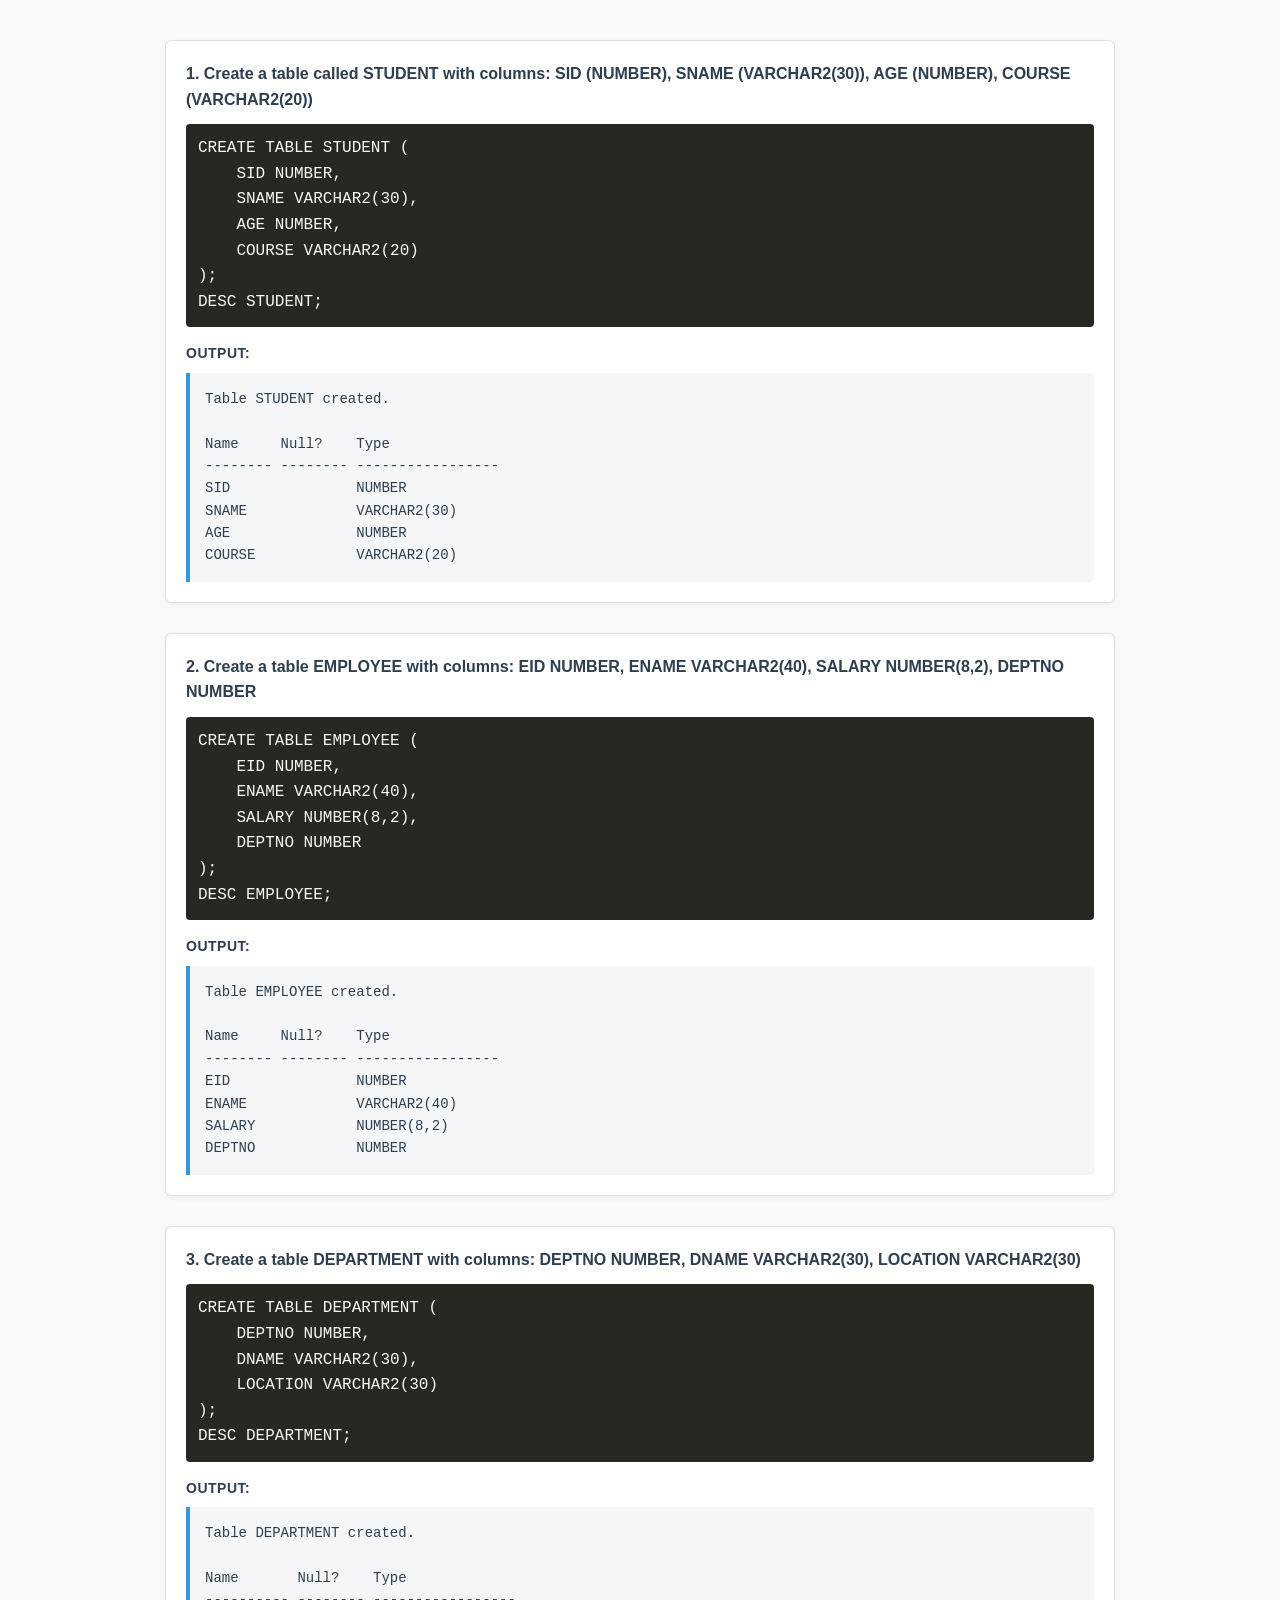
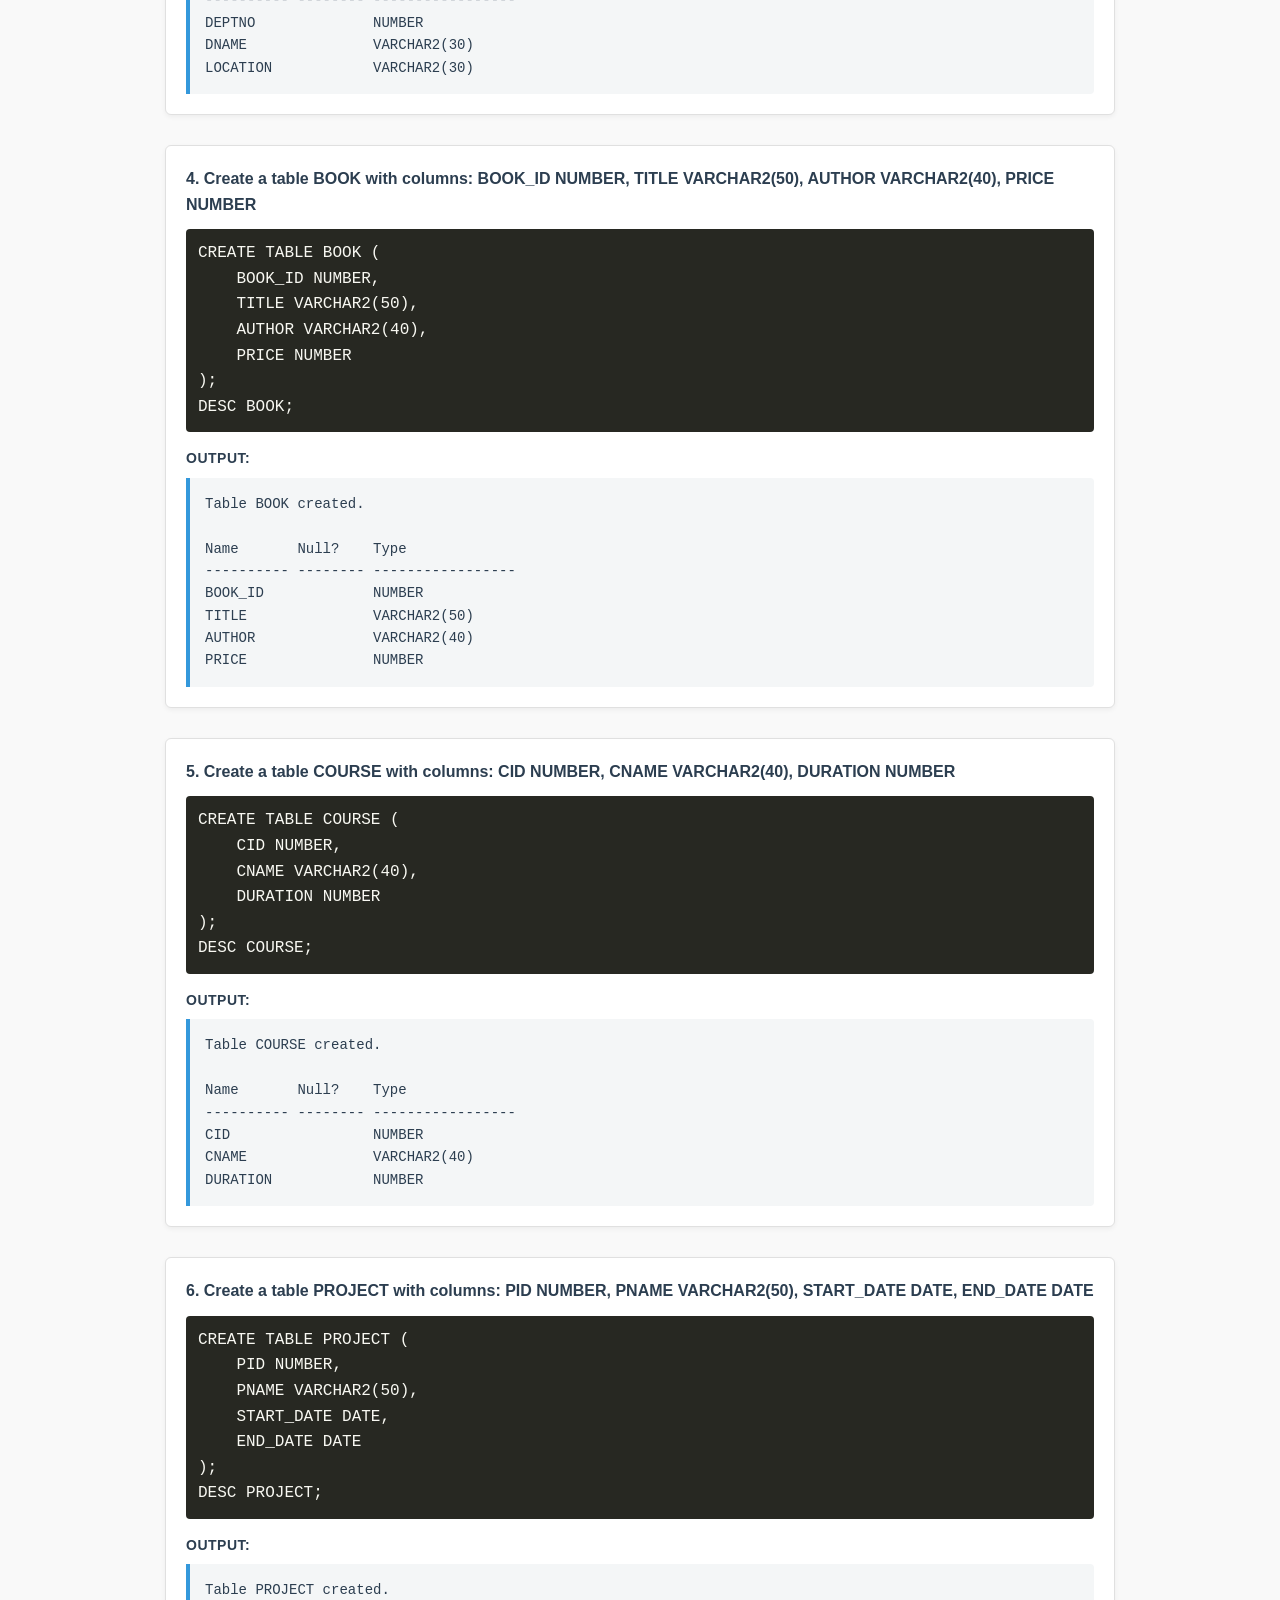
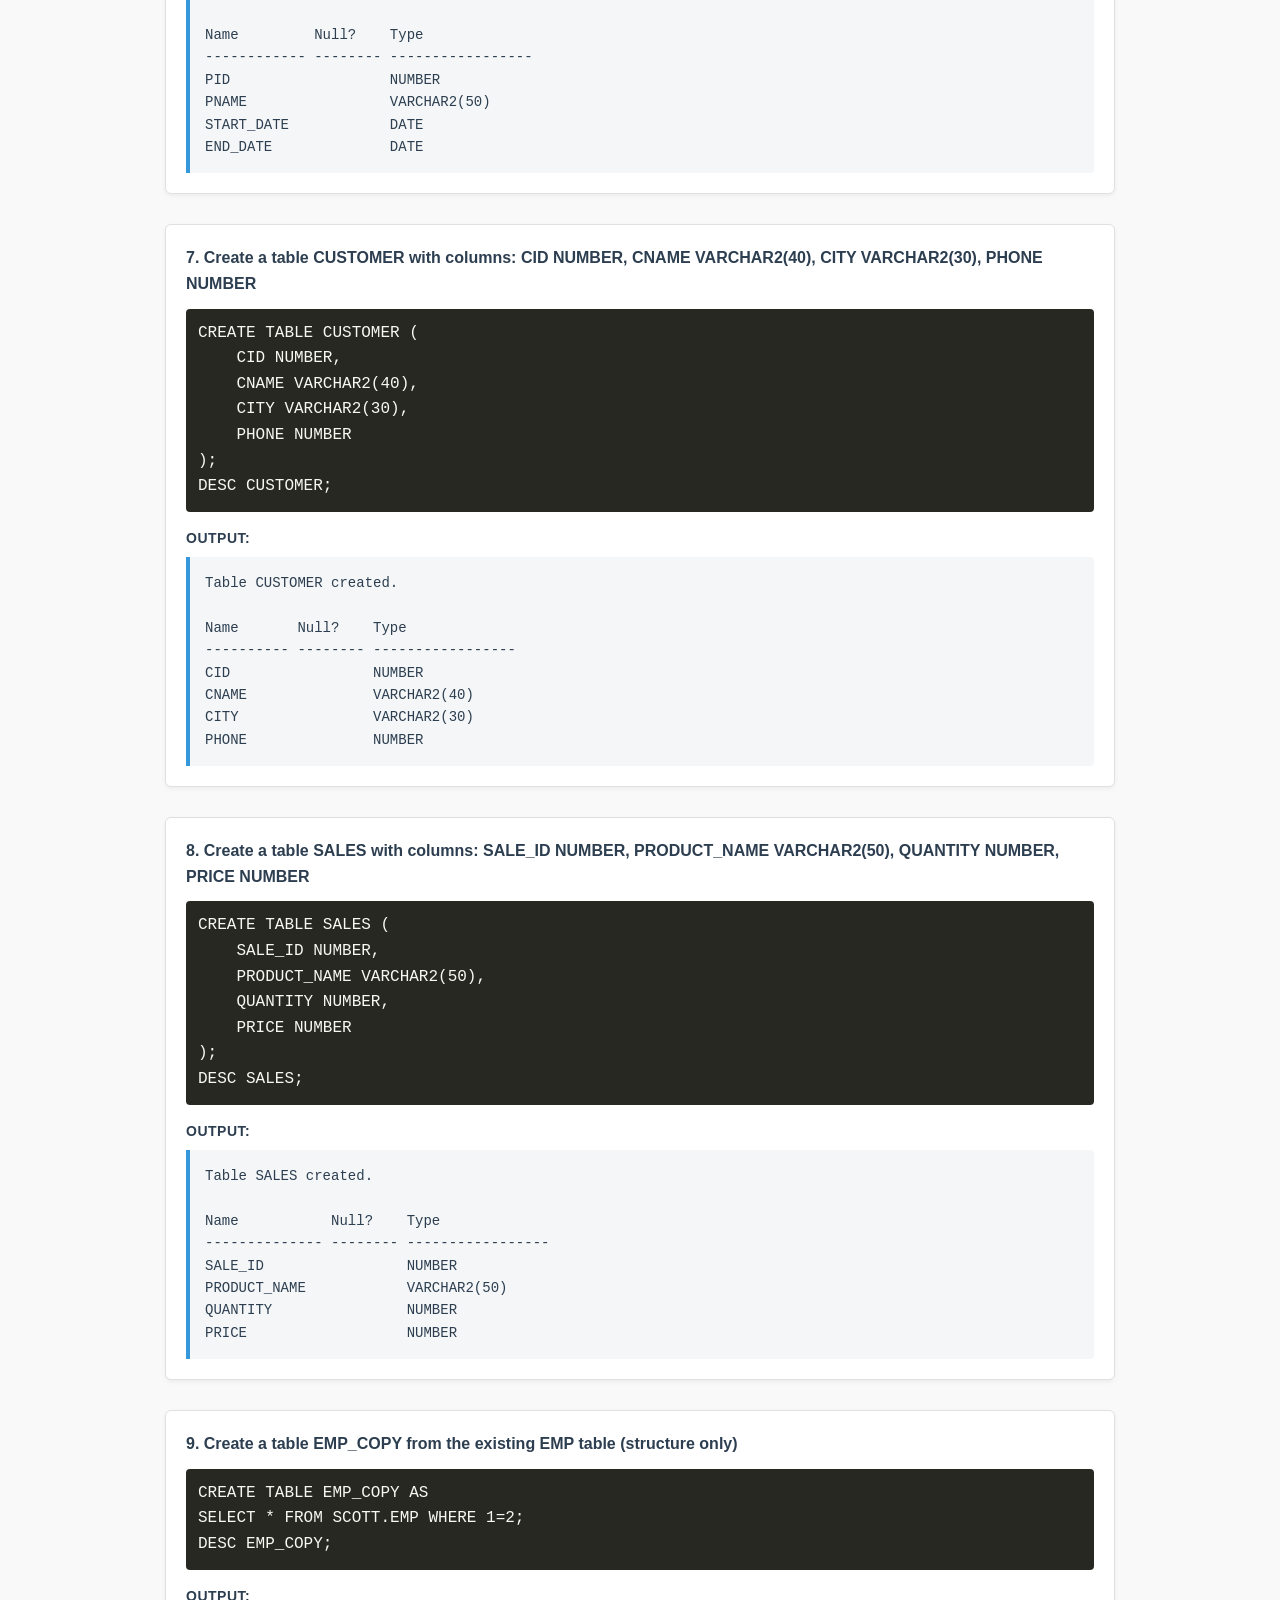
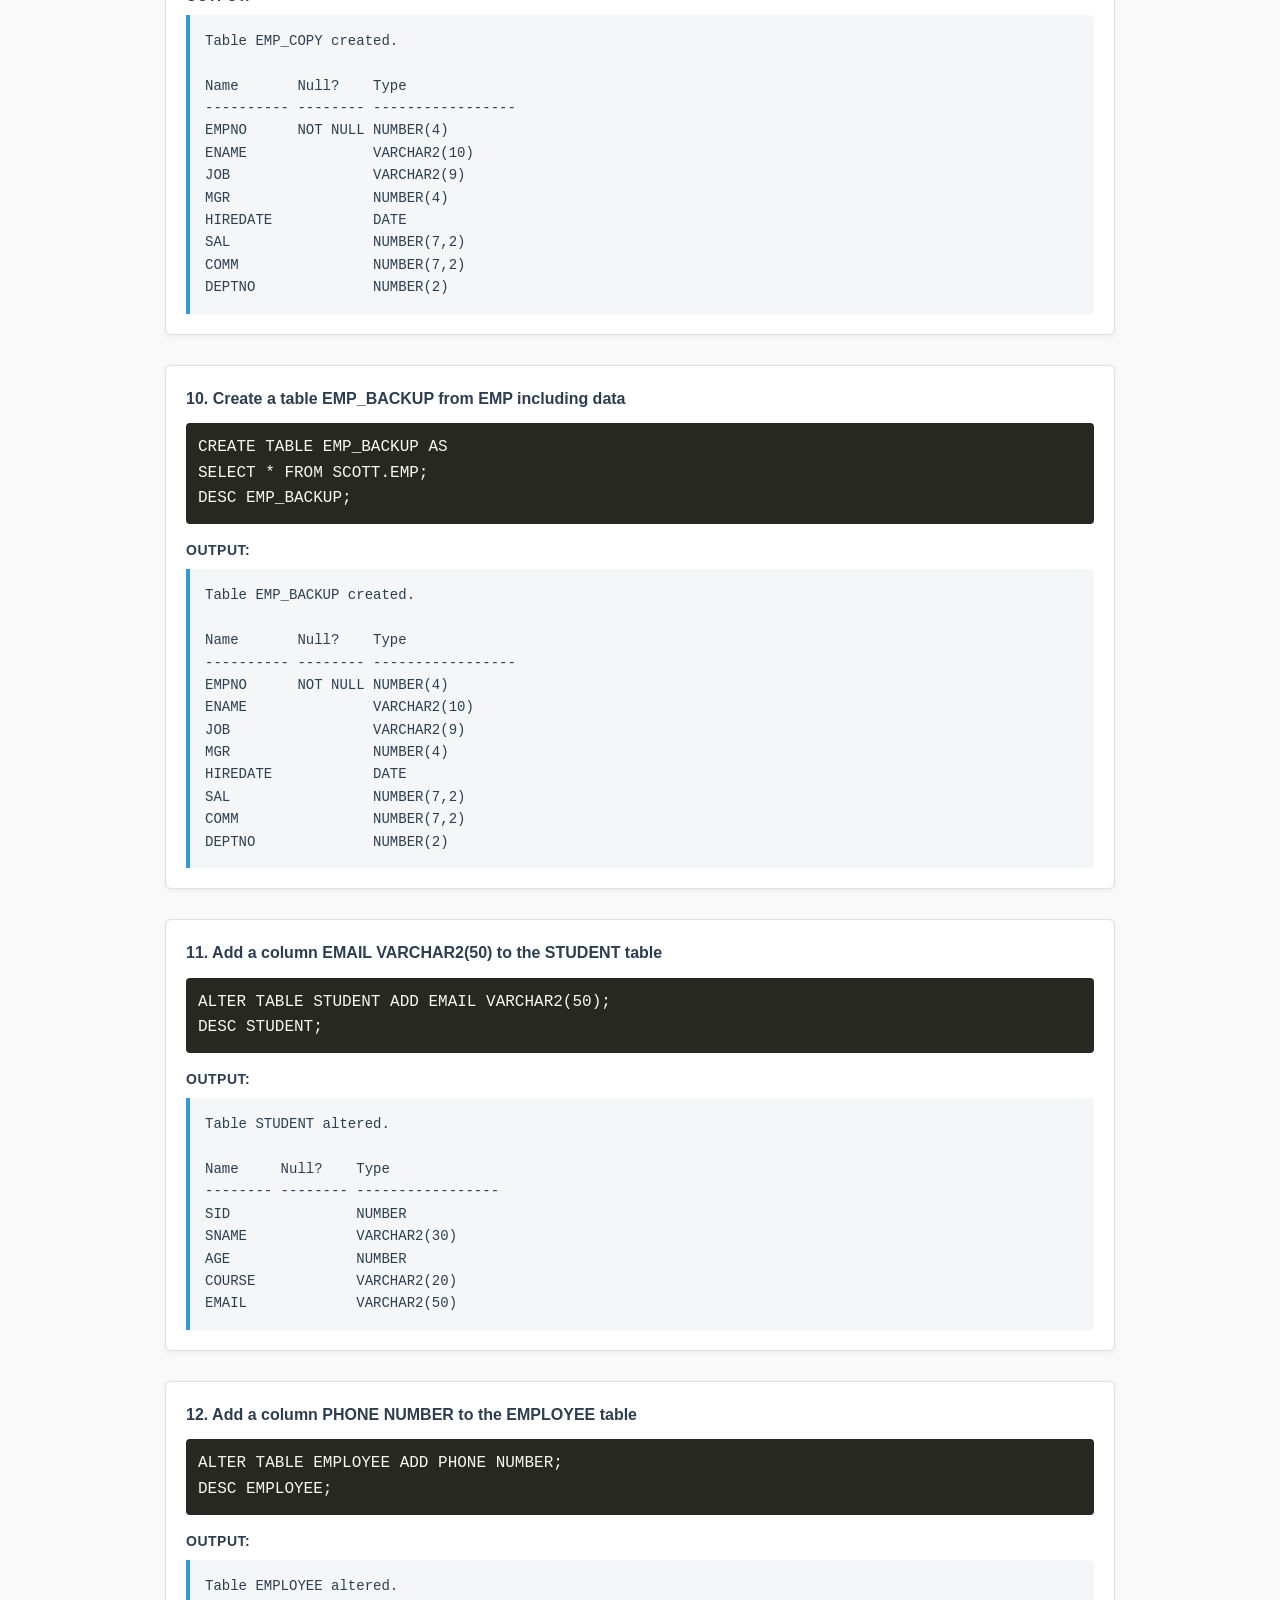
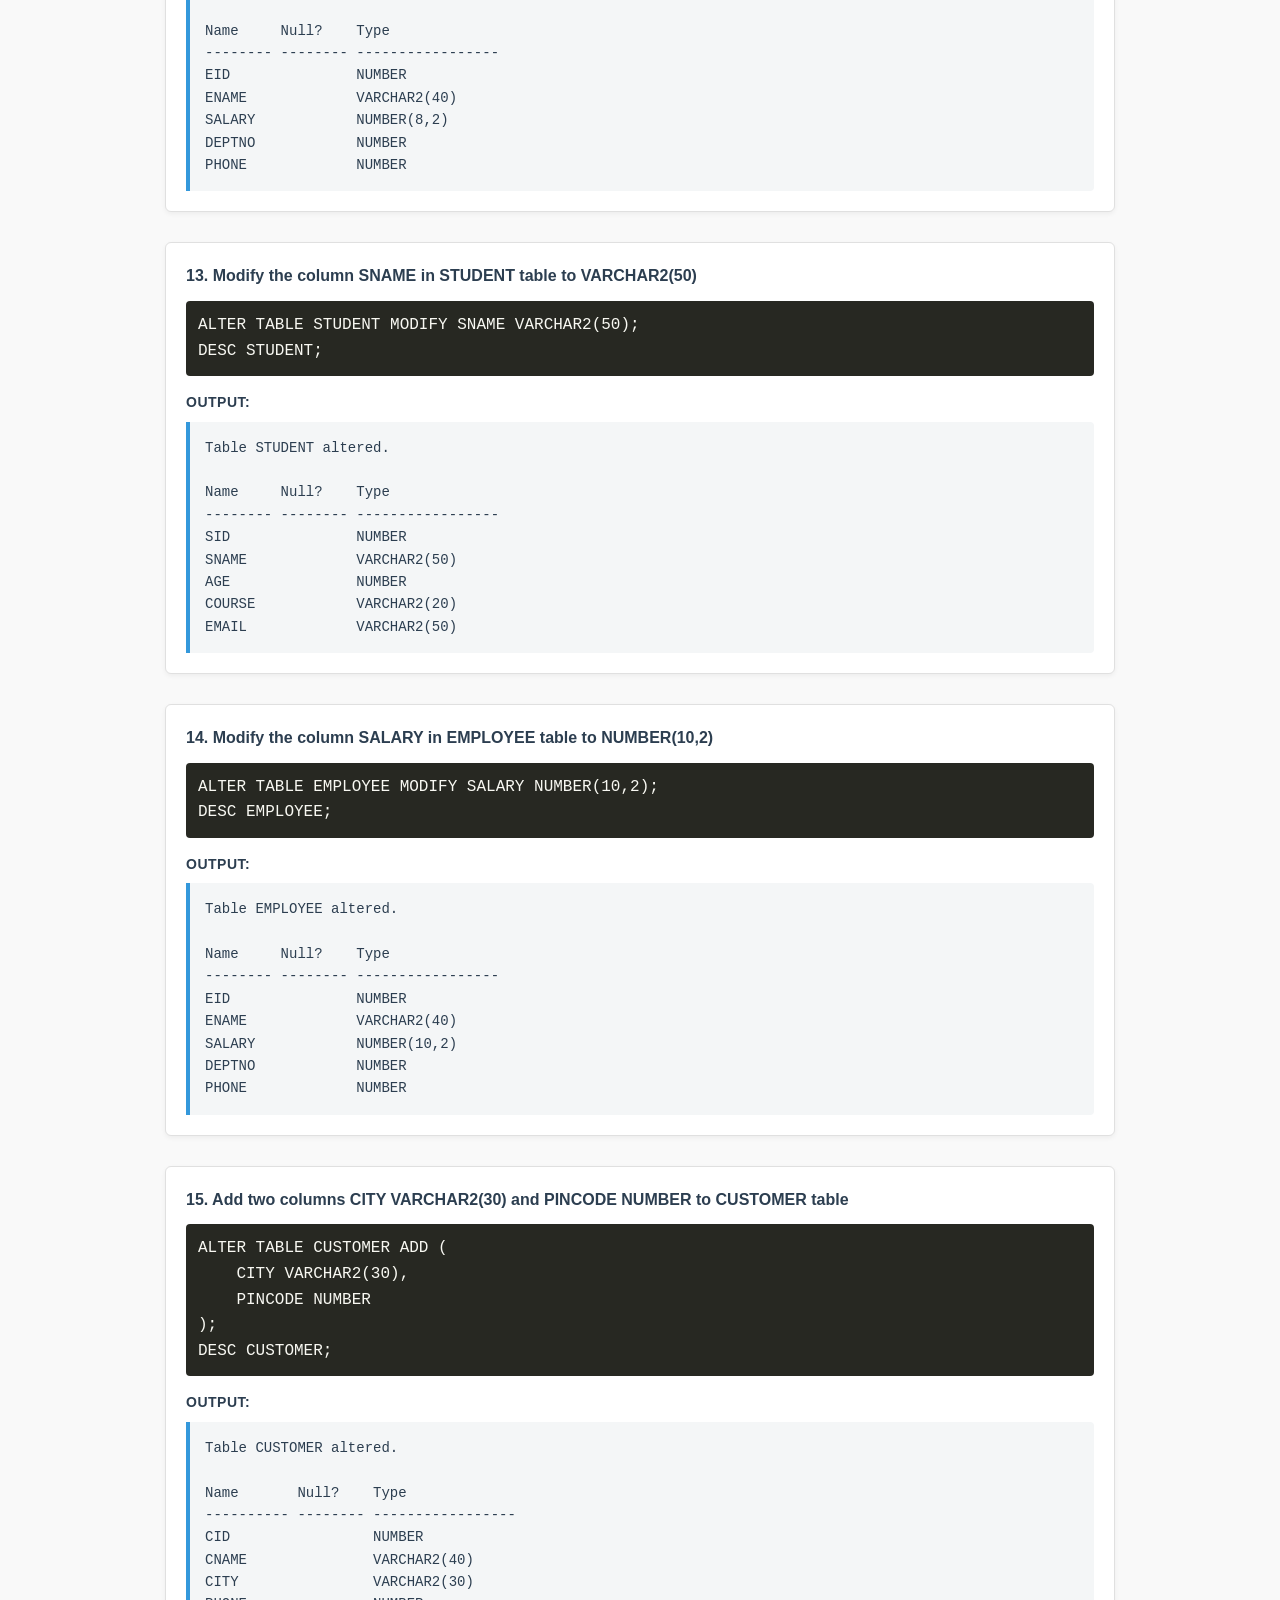
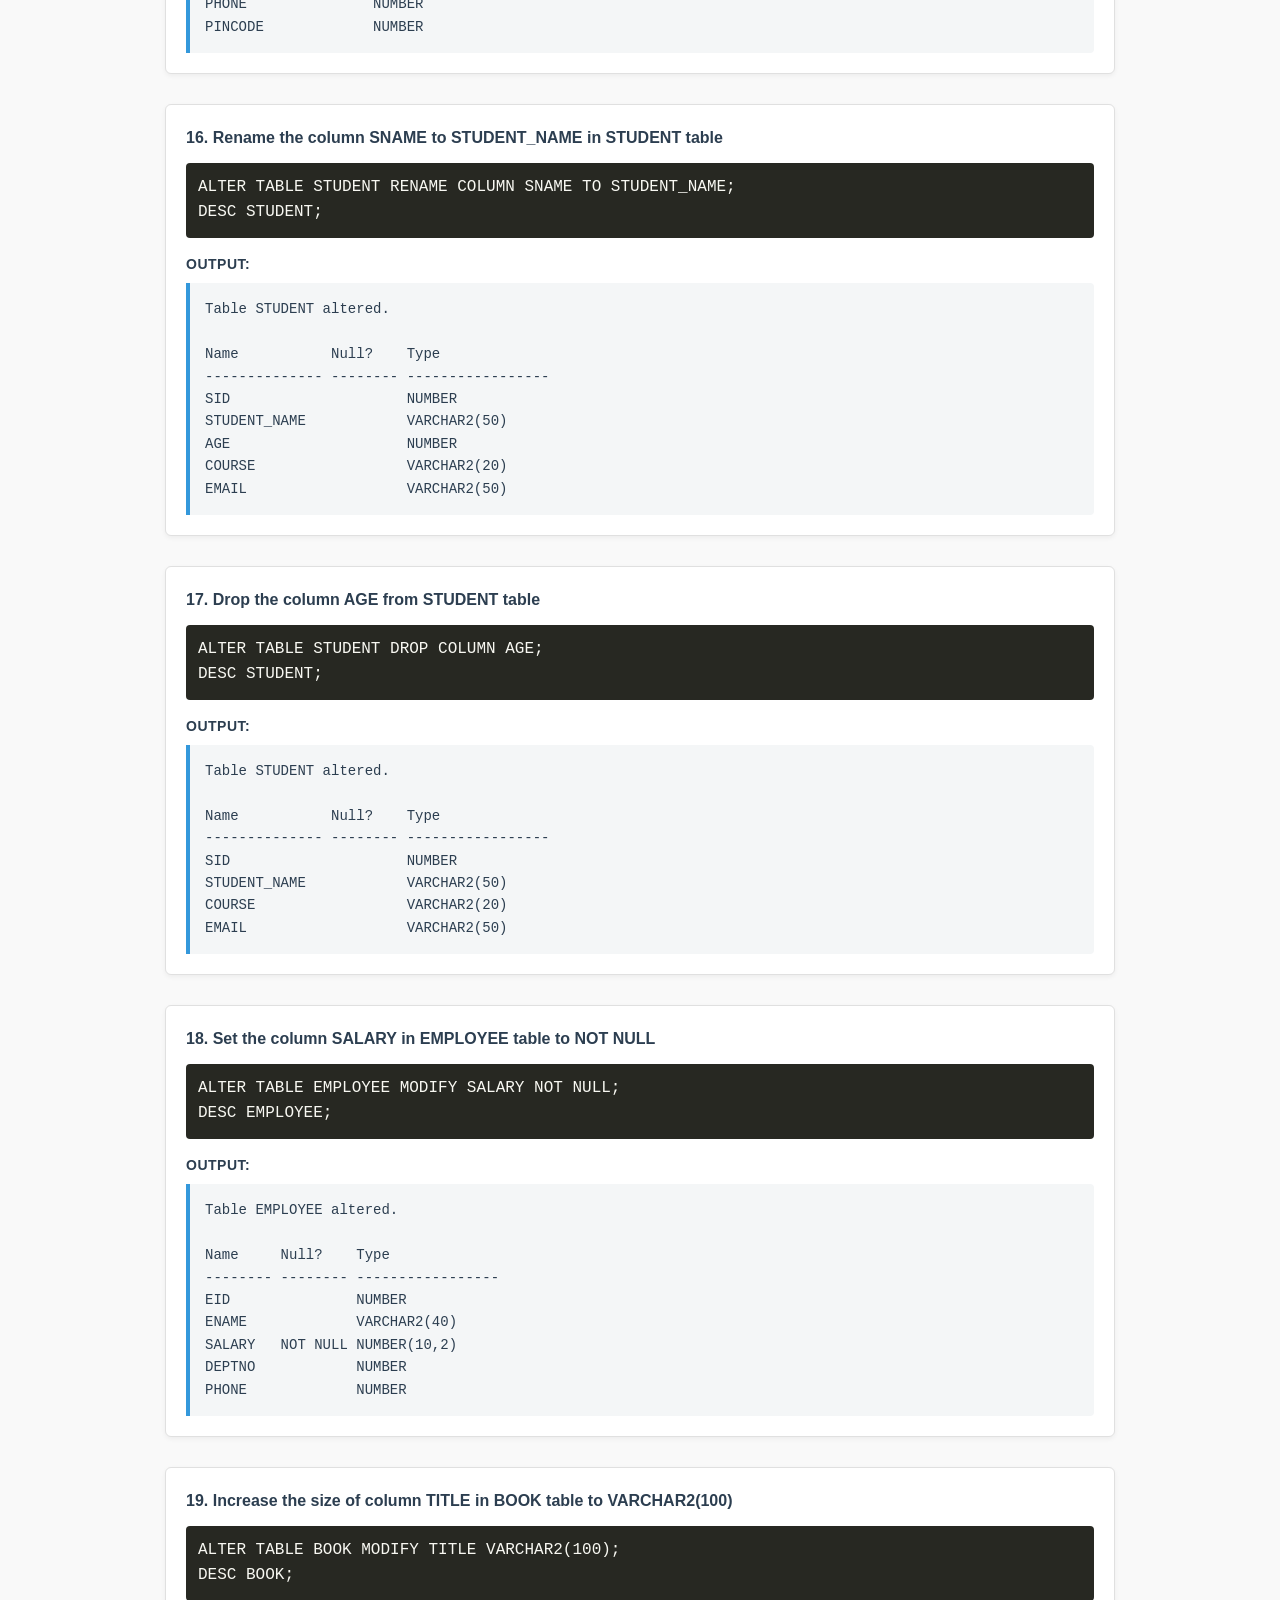
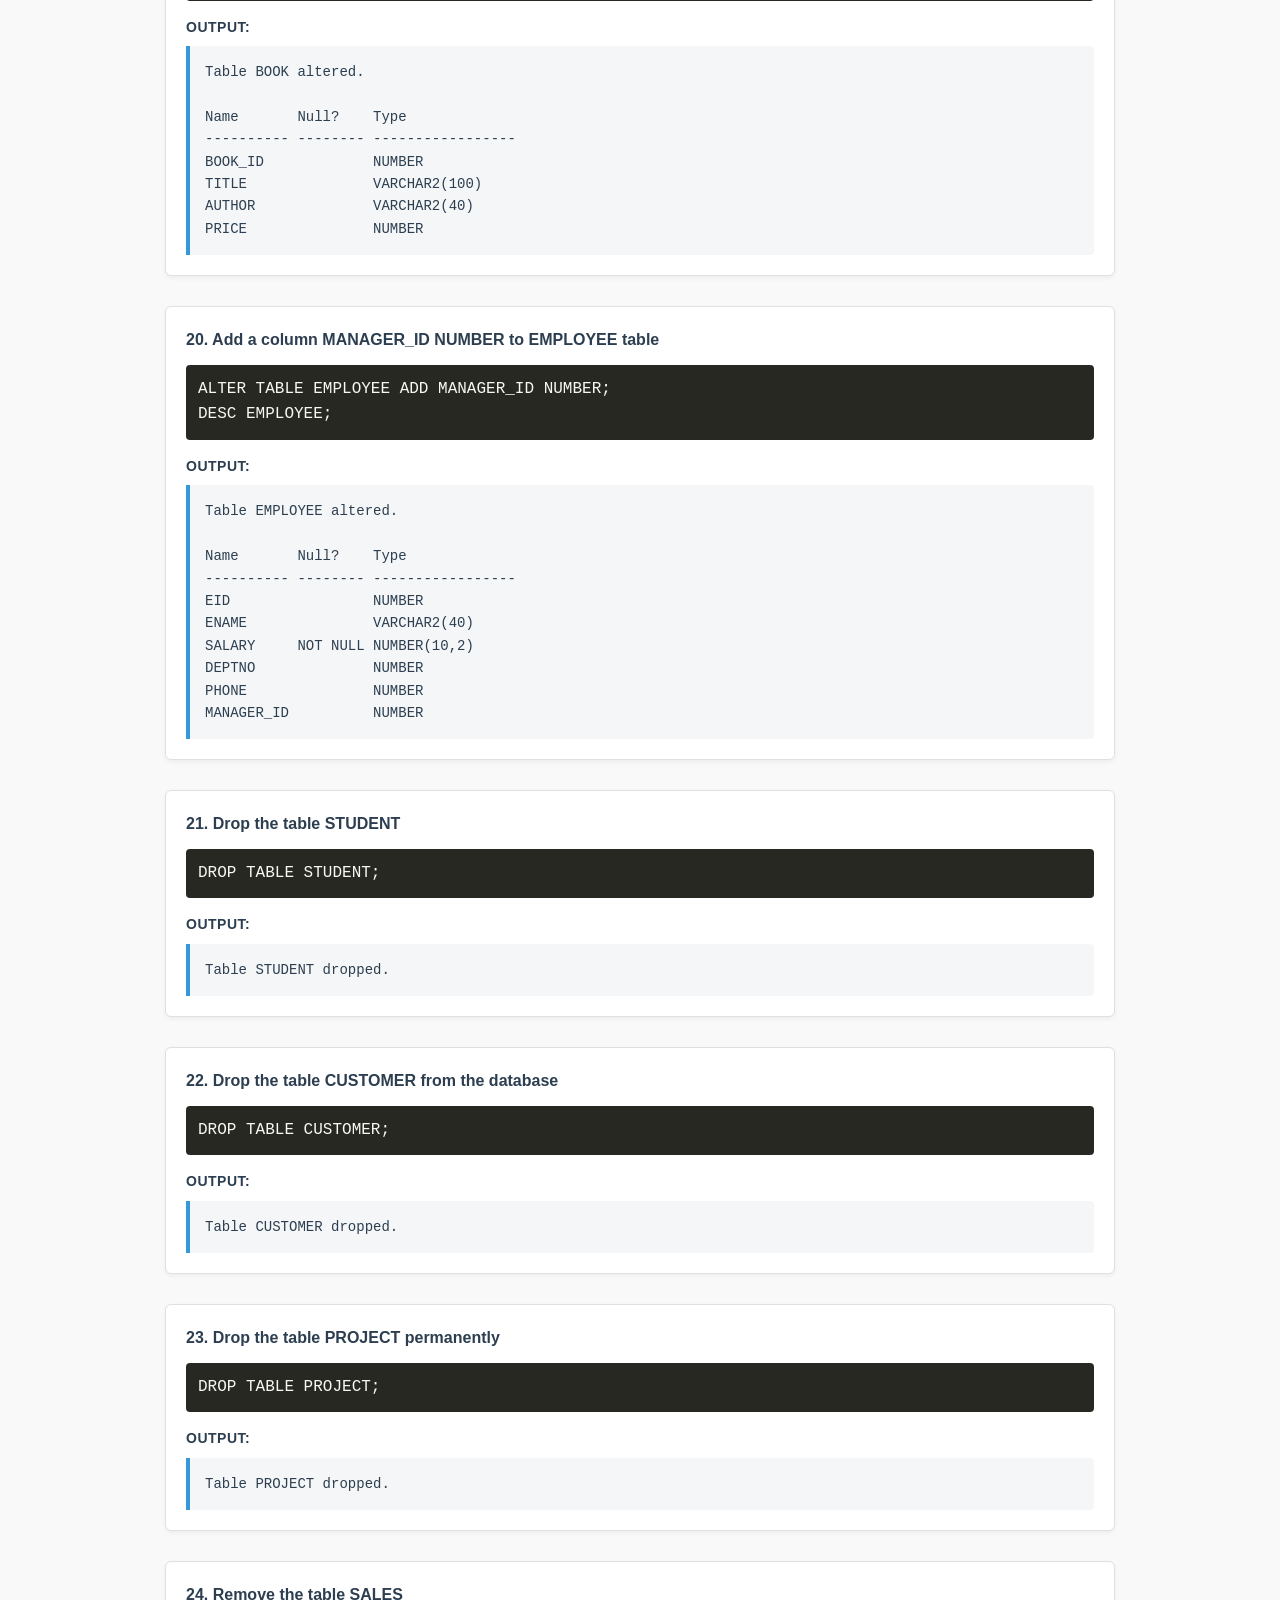
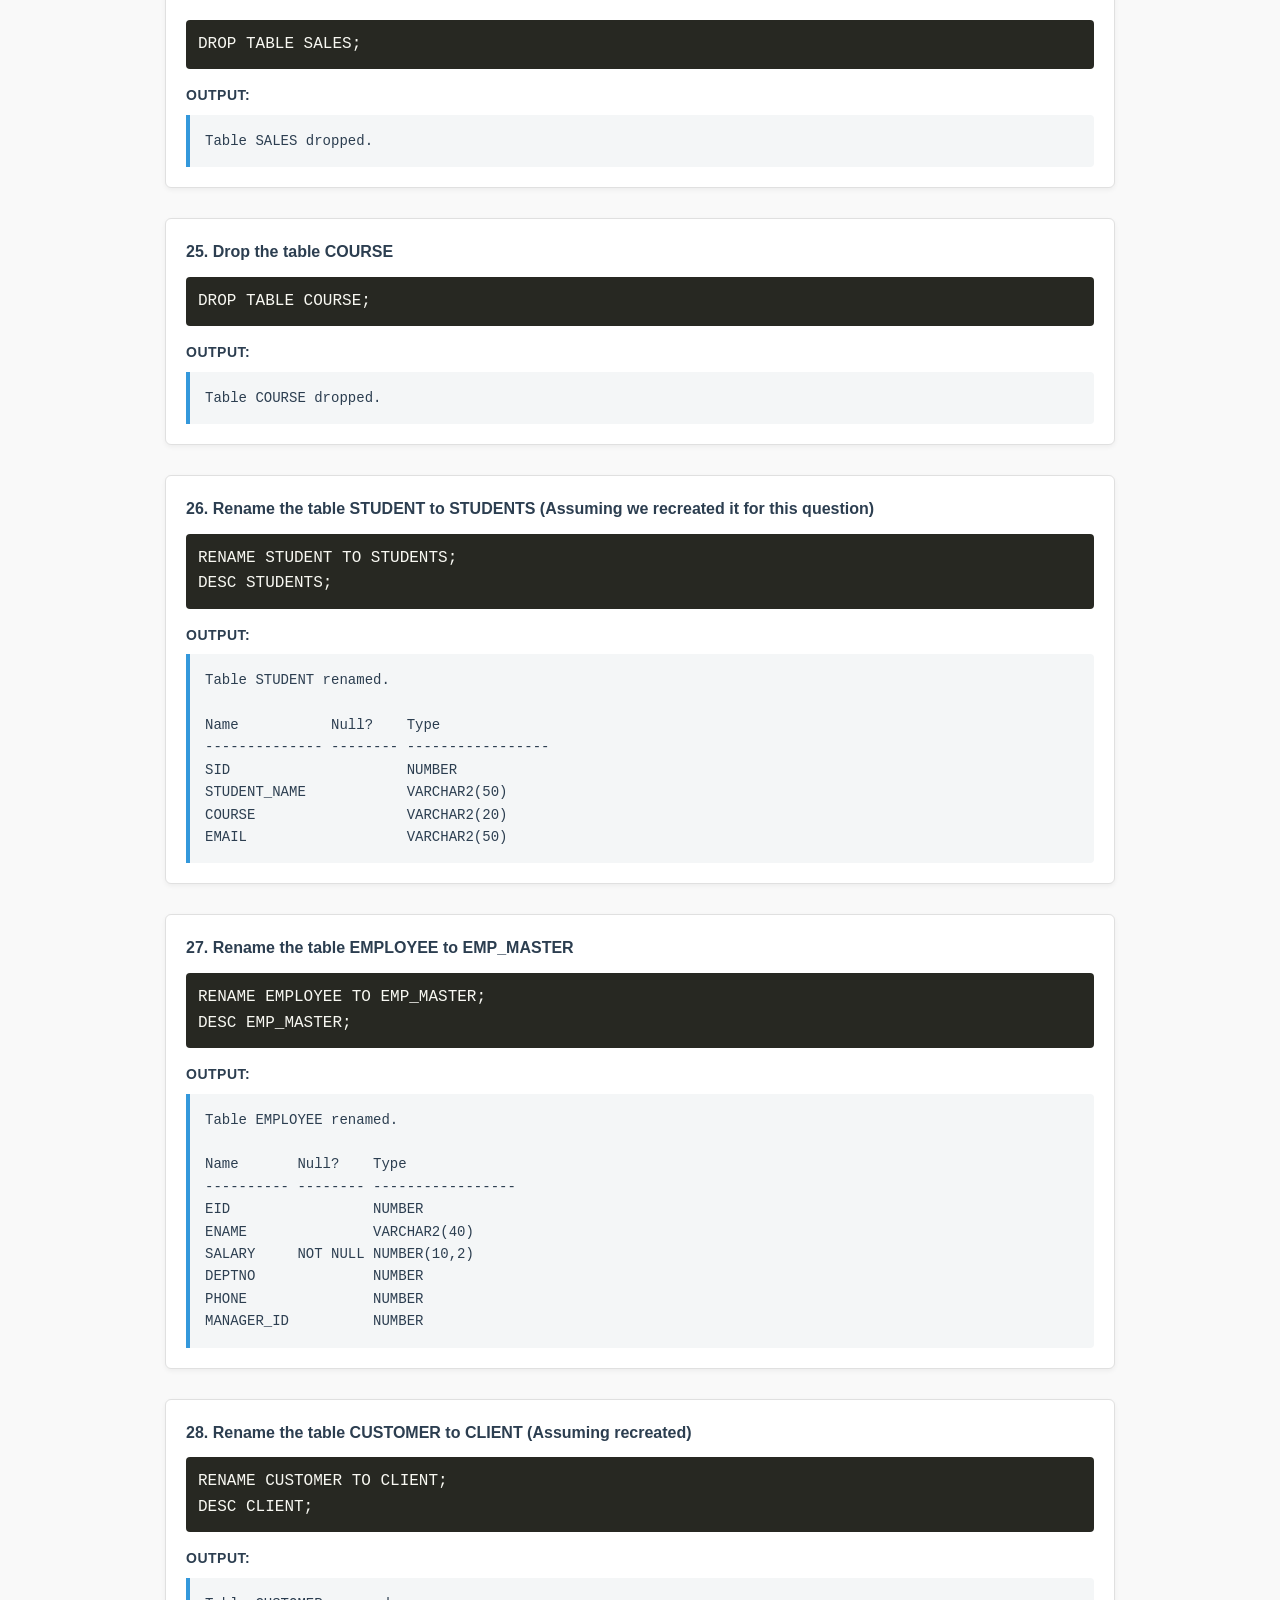
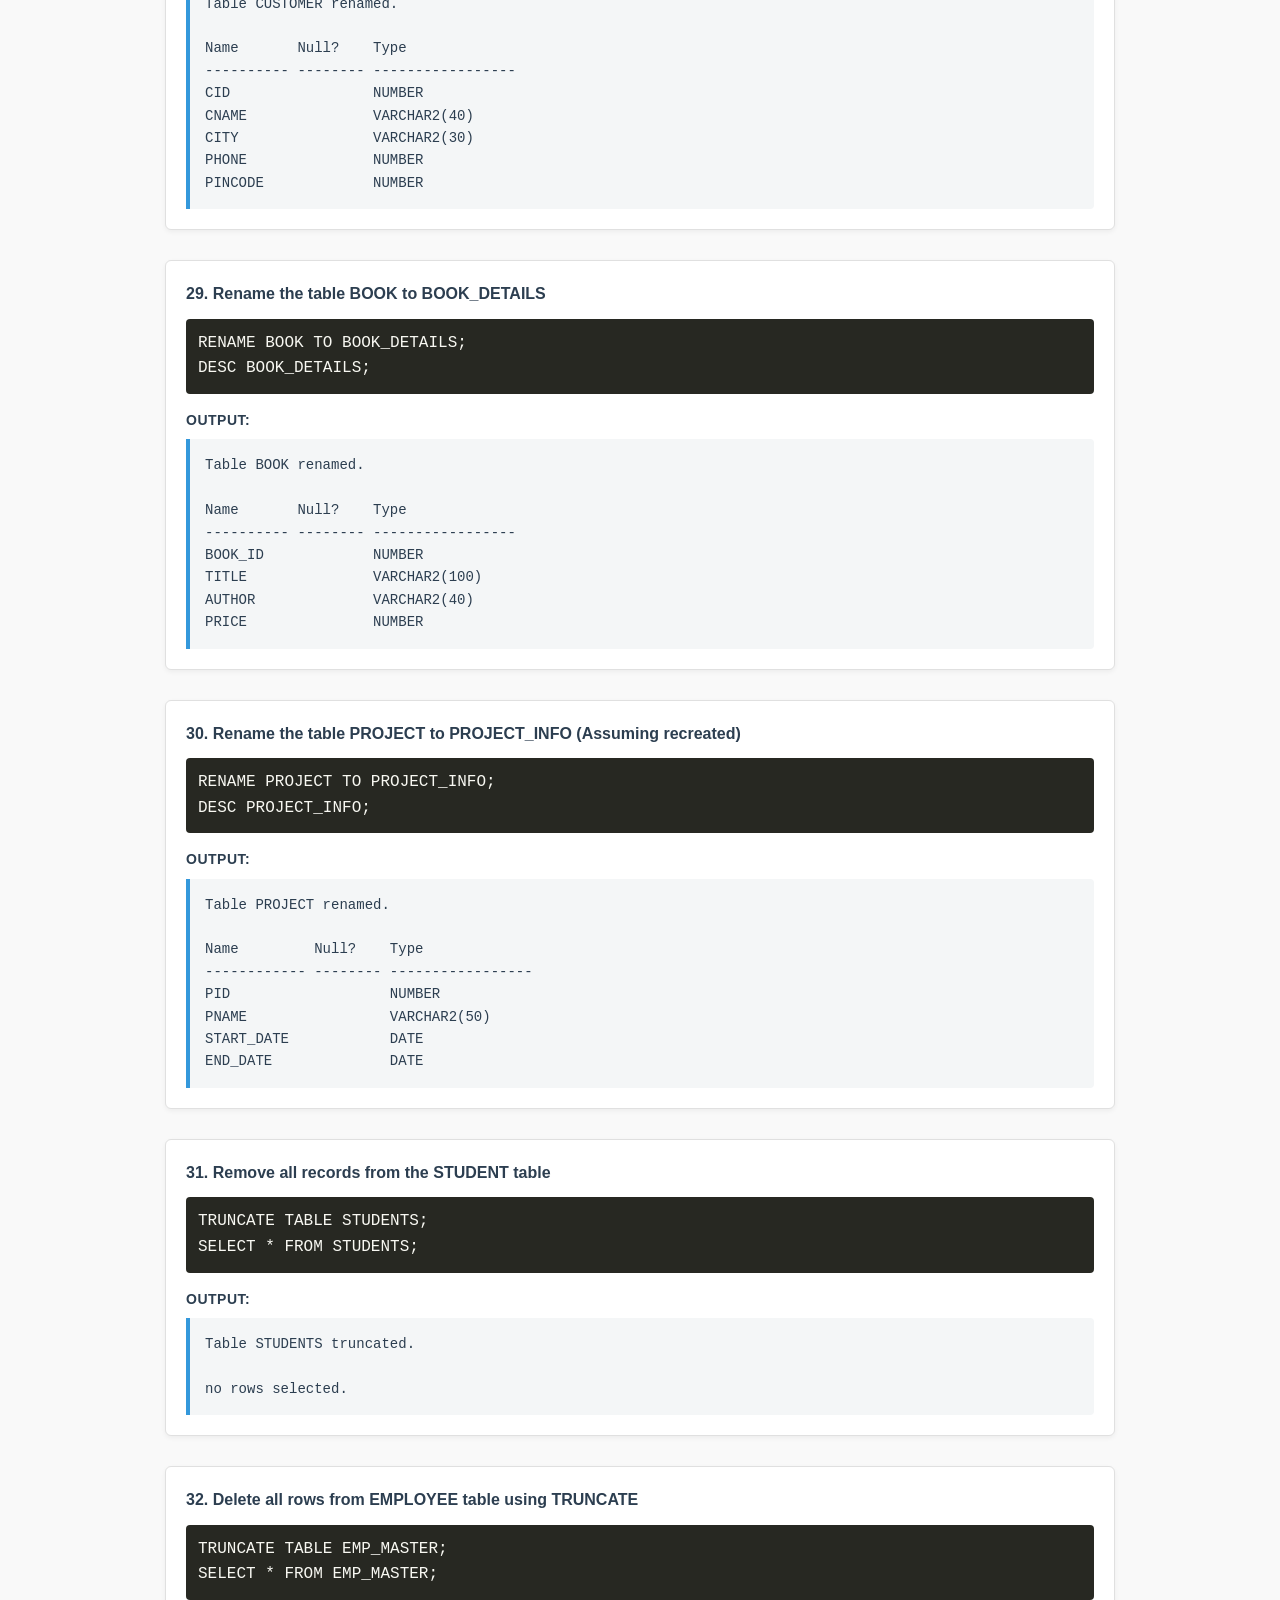
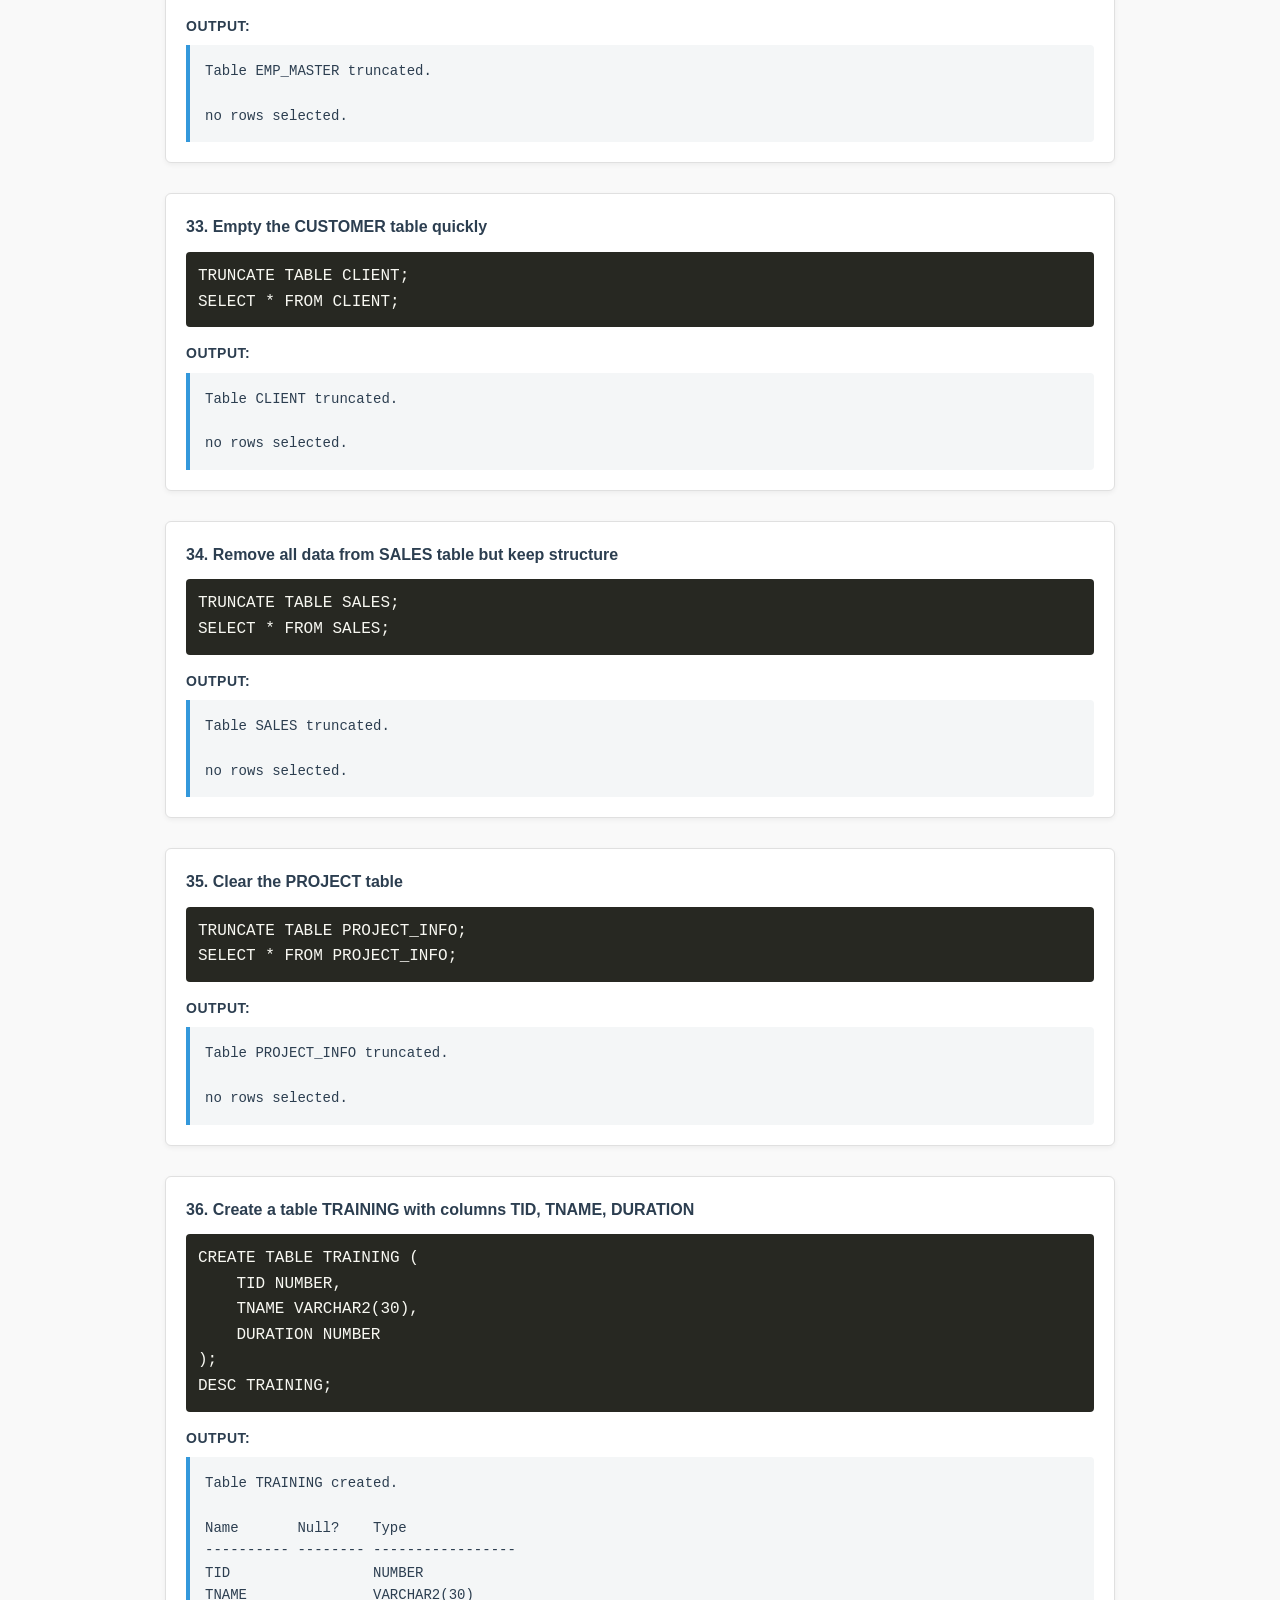
<file: DDL.html>
<!DOCTYPE html>
<html lang="en">
<head>
    <meta charset="UTF-8">
    <meta name="viewport" content="width=device-width, initial-scale=1.0">
    <title>DBMS Practical File - DDL Commands</title>
    <style>
        body {
            font-family: "Segoe UI", Tahoma, Geneva, Verdana, sans-serif;
            margin: 40px auto;
            max-width: 950px;
            color: #333;
            line-height: 1.6;
            background-color: #f9f9f9;
        }
        .header {
            text-align: center;
            margin-bottom: 30px;
            padding-bottom: 20px;
            border-bottom: 2px solid #2c3e50;
        }
        .header h1 {
            margin: 5px 0;
            font-size: 26px;
            color: #2c3e50;
        }
        .header h2 {
            margin: 5px 0;
            font-size: 20px;
            font-weight: normal;
        }
        .header h3 {
            margin: 5px 0;
            font-size: 18px;
            color: #555;
        }
        .student-info {
            text-align: right;
            margin-bottom: 30px;
            font-size: 16px;
        }
        .student-info p {
            margin: 2px 0;
            font-weight: 600;
        }
        .question-block {
            margin-bottom: 30px;
            padding: 20px;
            border: 1px solid #e0e0e0;
            border-radius: 6px;
            background-color: #ffffff;
            box-shadow: 0 2px 5px rgba(0,0,0,0.05);
            page-break-inside: avoid;
        }
        .question {
            font-weight: 600;
            margin-bottom: 12px;
            font-size: 16px;
            color: #2c3e50;
        }
        .query {
            background-color: #272822;
            color: #f8f8f2;
            padding: 12px;
            border-radius: 4px;
            font-family: Consolas, monospace;
            overflow-x: auto;
            margin: 0 0 15px 0;
            white-space: pre-wrap;
        }
        .output-label {
            font-weight: bold;
            font-size: 14px;
            color: #2c3e50;
            margin-bottom: 8px;
            text-transform: uppercase;
            letter-spacing: 0.5px;
        }
        .output-text {
            background-color: #f4f6f7;
            color: #2c3e50;
            padding: 15px;
            border-left: 4px solid #3498db;
            border-radius: 0 4px 4px 0;
            font-family: Consolas, monospace;
            font-size: 14px;
            margin: 0;
            white-space: pre;
            overflow-x: auto;
        }
    </style>
</head>
<body>

    

    

    <div class="question-block">
        <div class="question">1. Create a table called STUDENT with columns: SID (NUMBER), SNAME (VARCHAR2(30)), AGE (NUMBER), COURSE (VARCHAR2(20))</div>
        <pre class="query">CREATE TABLE STUDENT (
    SID NUMBER,
    SNAME VARCHAR2(30),
    AGE NUMBER,
    COURSE VARCHAR2(20)
);
DESC STUDENT;</pre>
        <div class="output-label">Output:</div>
        <pre class="output-text">Table STUDENT created.

Name     Null?    Type
-------- -------- -----------------
SID               NUMBER
SNAME             VARCHAR2(30)
AGE               NUMBER
COURSE            VARCHAR2(20)</pre>
    </div>

    <div class="question-block">
        <div class="question">2. Create a table EMPLOYEE with columns: EID NUMBER, ENAME VARCHAR2(40), SALARY NUMBER(8,2), DEPTNO NUMBER</div>
        <pre class="query">CREATE TABLE EMPLOYEE (
    EID NUMBER,
    ENAME VARCHAR2(40),
    SALARY NUMBER(8,2),
    DEPTNO NUMBER
);
DESC EMPLOYEE;</pre>
        <div class="output-label">Output:</div>
        <pre class="output-text">Table EMPLOYEE created.

Name     Null?    Type
-------- -------- -----------------
EID               NUMBER
ENAME             VARCHAR2(40)
SALARY            NUMBER(8,2)
DEPTNO            NUMBER</pre>
    </div>

    <div class="question-block">
        <div class="question">3. Create a table DEPARTMENT with columns: DEPTNO NUMBER, DNAME VARCHAR2(30), LOCATION VARCHAR2(30)</div>
        <pre class="query">CREATE TABLE DEPARTMENT (
    DEPTNO NUMBER,
    DNAME VARCHAR2(30),
    LOCATION VARCHAR2(30)
);
DESC DEPARTMENT;</pre>
        <div class="output-label">Output:</div>
        <pre class="output-text">Table DEPARTMENT created.

Name       Null?    Type
---------- -------- -----------------
DEPTNO              NUMBER
DNAME               VARCHAR2(30)
LOCATION            VARCHAR2(30)</pre>
    </div>

    <div class="question-block">
        <div class="question">4. Create a table BOOK with columns: BOOK_ID NUMBER, TITLE VARCHAR2(50), AUTHOR VARCHAR2(40), PRICE NUMBER</div>
        <pre class="query">CREATE TABLE BOOK (
    BOOK_ID NUMBER,
    TITLE VARCHAR2(50),
    AUTHOR VARCHAR2(40),
    PRICE NUMBER
);
DESC BOOK;</pre>
        <div class="output-label">Output:</div>
        <pre class="output-text">Table BOOK created.

Name       Null?    Type
---------- -------- -----------------
BOOK_ID             NUMBER
TITLE               VARCHAR2(50)
AUTHOR              VARCHAR2(40)
PRICE               NUMBER</pre>
    </div>

    <div class="question-block">
        <div class="question">5. Create a table COURSE with columns: CID NUMBER, CNAME VARCHAR2(40), DURATION NUMBER</div>
        <pre class="query">CREATE TABLE COURSE (
    CID NUMBER,
    CNAME VARCHAR2(40),
    DURATION NUMBER
);
DESC COURSE;</pre>
        <div class="output-label">Output:</div>
        <pre class="output-text">Table COURSE created.

Name       Null?    Type
---------- -------- -----------------
CID                 NUMBER
CNAME               VARCHAR2(40)
DURATION            NUMBER</pre>
    </div>

    <div class="question-block">
        <div class="question">6. Create a table PROJECT with columns: PID NUMBER, PNAME VARCHAR2(50), START_DATE DATE, END_DATE DATE</div>
        <pre class="query">CREATE TABLE PROJECT (
    PID NUMBER,
    PNAME VARCHAR2(50),
    START_DATE DATE,
    END_DATE DATE
);
DESC PROJECT;</pre>
        <div class="output-label">Output:</div>
        <pre class="output-text">Table PROJECT created.

Name         Null?    Type
------------ -------- -----------------
PID                   NUMBER
PNAME                 VARCHAR2(50)
START_DATE            DATE
END_DATE              DATE</pre>
    </div>

    <div class="question-block">
        <div class="question">7. Create a table CUSTOMER with columns: CID NUMBER, CNAME VARCHAR2(40), CITY VARCHAR2(30), PHONE NUMBER</div>
        <pre class="query">CREATE TABLE CUSTOMER (
    CID NUMBER,
    CNAME VARCHAR2(40),
    CITY VARCHAR2(30),
    PHONE NUMBER
);
DESC CUSTOMER;</pre>
        <div class="output-label">Output:</div>
        <pre class="output-text">Table CUSTOMER created.

Name       Null?    Type
---------- -------- -----------------
CID                 NUMBER
CNAME               VARCHAR2(40)
CITY                VARCHAR2(30)
PHONE               NUMBER</pre>
    </div>

    <div class="question-block">
        <div class="question">8. Create a table SALES with columns: SALE_ID NUMBER, PRODUCT_NAME VARCHAR2(50), QUANTITY NUMBER, PRICE NUMBER</div>
        <pre class="query">CREATE TABLE SALES (
    SALE_ID NUMBER,
    PRODUCT_NAME VARCHAR2(50),
    QUANTITY NUMBER,
    PRICE NUMBER
);
DESC SALES;</pre>
        <div class="output-label">Output:</div>
        <pre class="output-text">Table SALES created.

Name           Null?    Type
-------------- -------- -----------------
SALE_ID                 NUMBER
PRODUCT_NAME            VARCHAR2(50)
QUANTITY                NUMBER
PRICE                   NUMBER</pre>
    </div>

    <div class="question-block">
        <div class="question">9. Create a table EMP_COPY from the existing EMP table (structure only)</div>
        <pre class="query">CREATE TABLE EMP_COPY AS 
SELECT * FROM SCOTT.EMP WHERE 1=2;
DESC EMP_COPY;</pre>
        <div class="output-label">Output:</div>
        <pre class="output-text">Table EMP_COPY created.

Name       Null?    Type
---------- -------- -----------------
EMPNO      NOT NULL NUMBER(4)
ENAME               VARCHAR2(10)
JOB                 VARCHAR2(9)
MGR                 NUMBER(4)
HIREDATE            DATE
SAL                 NUMBER(7,2)
COMM                NUMBER(7,2)
DEPTNO              NUMBER(2)</pre>
    </div>

    <div class="question-block">
        <div class="question">10. Create a table EMP_BACKUP from EMP including data</div>
        <pre class="query">CREATE TABLE EMP_BACKUP AS 
SELECT * FROM SCOTT.EMP;
DESC EMP_BACKUP;</pre>
        <div class="output-label">Output:</div>
        <pre class="output-text">Table EMP_BACKUP created.

Name       Null?    Type
---------- -------- -----------------
EMPNO      NOT NULL NUMBER(4)
ENAME               VARCHAR2(10)
JOB                 VARCHAR2(9)
MGR                 NUMBER(4)
HIREDATE            DATE
SAL                 NUMBER(7,2)
COMM                NUMBER(7,2)
DEPTNO              NUMBER(2)</pre>
    </div>

    <div class="question-block">
        <div class="question">11. Add a column EMAIL VARCHAR2(50) to the STUDENT table</div>
        <pre class="query">ALTER TABLE STUDENT ADD EMAIL VARCHAR2(50);
DESC STUDENT;</pre>
        <div class="output-label">Output:</div>
        <pre class="output-text">Table STUDENT altered.

Name     Null?    Type
-------- -------- -----------------
SID               NUMBER
SNAME             VARCHAR2(30)
AGE               NUMBER
COURSE            VARCHAR2(20)
EMAIL             VARCHAR2(50)</pre>
    </div>

    <div class="question-block">
        <div class="question">12. Add a column PHONE NUMBER to the EMPLOYEE table</div>
        <pre class="query">ALTER TABLE EMPLOYEE ADD PHONE NUMBER;
DESC EMPLOYEE;</pre>
        <div class="output-label">Output:</div>
        <pre class="output-text">Table EMPLOYEE altered.

Name     Null?    Type
-------- -------- -----------------
EID               NUMBER
ENAME             VARCHAR2(40)
SALARY            NUMBER(8,2)
DEPTNO            NUMBER
PHONE             NUMBER</pre>
    </div>

    <div class="question-block">
        <div class="question">13. Modify the column SNAME in STUDENT table to VARCHAR2(50)</div>
        <pre class="query">ALTER TABLE STUDENT MODIFY SNAME VARCHAR2(50);
DESC STUDENT;</pre>
        <div class="output-label">Output:</div>
        <pre class="output-text">Table STUDENT altered.

Name     Null?    Type
-------- -------- -----------------
SID               NUMBER
SNAME             VARCHAR2(50)
AGE               NUMBER
COURSE            VARCHAR2(20)
EMAIL             VARCHAR2(50)</pre>
    </div>

    <div class="question-block">
        <div class="question">14. Modify the column SALARY in EMPLOYEE table to NUMBER(10,2)</div>
        <pre class="query">ALTER TABLE EMPLOYEE MODIFY SALARY NUMBER(10,2);
DESC EMPLOYEE;</pre>
        <div class="output-label">Output:</div>
        <pre class="output-text">Table EMPLOYEE altered.

Name     Null?    Type
-------- -------- -----------------
EID               NUMBER
ENAME             VARCHAR2(40)
SALARY            NUMBER(10,2)
DEPTNO            NUMBER
PHONE             NUMBER</pre>
    </div>

    <div class="question-block">
        <div class="question">15. Add two columns CITY VARCHAR2(30) and PINCODE NUMBER to CUSTOMER table</div>
        <pre class="query">ALTER TABLE CUSTOMER ADD (
    CITY VARCHAR2(30), 
    PINCODE NUMBER
);
DESC CUSTOMER;</pre>
        <div class="output-label">Output:</div>
        <pre class="output-text">Table CUSTOMER altered.

Name       Null?    Type
---------- -------- -----------------
CID                 NUMBER
CNAME               VARCHAR2(40)
CITY                VARCHAR2(30)
PHONE               NUMBER
PINCODE             NUMBER</pre>
    </div>

    <div class="question-block">
        <div class="question">16. Rename the column SNAME to STUDENT_NAME in STUDENT table</div>
        <pre class="query">ALTER TABLE STUDENT RENAME COLUMN SNAME TO STUDENT_NAME;
DESC STUDENT;</pre>
        <div class="output-label">Output:</div>
        <pre class="output-text">Table STUDENT altered.

Name           Null?    Type
-------------- -------- -----------------
SID                     NUMBER
STUDENT_NAME            VARCHAR2(50)
AGE                     NUMBER
COURSE                  VARCHAR2(20)
EMAIL                   VARCHAR2(50)</pre>
    </div>

    <div class="question-block">
        <div class="question">17. Drop the column AGE from STUDENT table</div>
        <pre class="query">ALTER TABLE STUDENT DROP COLUMN AGE;
DESC STUDENT;</pre>
        <div class="output-label">Output:</div>
        <pre class="output-text">Table STUDENT altered.

Name           Null?    Type
-------------- -------- -----------------
SID                     NUMBER
STUDENT_NAME            VARCHAR2(50)
COURSE                  VARCHAR2(20)
EMAIL                   VARCHAR2(50)</pre>
    </div>

    <div class="question-block">
        <div class="question">18. Set the column SALARY in EMPLOYEE table to NOT NULL</div>
        <pre class="query">ALTER TABLE EMPLOYEE MODIFY SALARY NOT NULL;
DESC EMPLOYEE;</pre>
        <div class="output-label">Output:</div>
        <pre class="output-text">Table EMPLOYEE altered.

Name     Null?    Type
-------- -------- -----------------
EID               NUMBER
ENAME             VARCHAR2(40)
SALARY   NOT NULL NUMBER(10,2)
DEPTNO            NUMBER
PHONE             NUMBER</pre>
    </div>

    <div class="question-block">
        <div class="question">19. Increase the size of column TITLE in BOOK table to VARCHAR2(100)</div>
        <pre class="query">ALTER TABLE BOOK MODIFY TITLE VARCHAR2(100);
DESC BOOK;</pre>
        <div class="output-label">Output:</div>
        <pre class="output-text">Table BOOK altered.

Name       Null?    Type
---------- -------- -----------------
BOOK_ID             NUMBER
TITLE               VARCHAR2(100)
AUTHOR              VARCHAR2(40)
PRICE               NUMBER</pre>
    </div>

    <div class="question-block">
        <div class="question">20. Add a column MANAGER_ID NUMBER to EMPLOYEE table</div>
        <pre class="query">ALTER TABLE EMPLOYEE ADD MANAGER_ID NUMBER;
DESC EMPLOYEE;</pre>
        <div class="output-label">Output:</div>
        <pre class="output-text">Table EMPLOYEE altered.

Name       Null?    Type
---------- -------- -----------------
EID                 NUMBER
ENAME               VARCHAR2(40)
SALARY     NOT NULL NUMBER(10,2)
DEPTNO              NUMBER
PHONE               NUMBER
MANAGER_ID          NUMBER</pre>
    </div>

    <div class="question-block">
        <div class="question">21. Drop the table STUDENT</div>
        <pre class="query">DROP TABLE STUDENT;</pre>
        <div class="output-label">Output:</div>
        <pre class="output-text">Table STUDENT dropped.</pre>
    </div>

    <div class="question-block">
        <div class="question">22. Drop the table CUSTOMER from the database</div>
        <pre class="query">DROP TABLE CUSTOMER;</pre>
        <div class="output-label">Output:</div>
        <pre class="output-text">Table CUSTOMER dropped.</pre>
    </div>

    <div class="question-block">
        <div class="question">23. Drop the table PROJECT permanently</div>
        <pre class="query">DROP TABLE PROJECT;</pre>
        <div class="output-label">Output:</div>
        <pre class="output-text">Table PROJECT dropped.</pre>
    </div>

    <div class="question-block">
        <div class="question">24. Remove the table SALES</div>
        <pre class="query">DROP TABLE SALES;</pre>
        <div class="output-label">Output:</div>
        <pre class="output-text">Table SALES dropped.</pre>
    </div>

    <div class="question-block">
        <div class="question">25. Drop the table COURSE</div>
        <pre class="query">DROP TABLE COURSE;</pre>
        <div class="output-label">Output:</div>
        <pre class="output-text">Table COURSE dropped.</pre>
    </div>

    <div class="question-block">
        <div class="question">26. Rename the table STUDENT to STUDENTS (Assuming we recreated it for this question)</div>
        <pre class="query">RENAME STUDENT TO STUDENTS;
DESC STUDENTS;</pre>
        <div class="output-label">Output:</div>
        <pre class="output-text">Table STUDENT renamed.

Name           Null?    Type
-------------- -------- -----------------
SID                     NUMBER
STUDENT_NAME            VARCHAR2(50)
COURSE                  VARCHAR2(20)
EMAIL                   VARCHAR2(50)</pre>
    </div>

    <div class="question-block">
        <div class="question">27. Rename the table EMPLOYEE to EMP_MASTER</div>
        <pre class="query">RENAME EMPLOYEE TO EMP_MASTER;
DESC EMP_MASTER;</pre>
        <div class="output-label">Output:</div>
        <pre class="output-text">Table EMPLOYEE renamed.

Name       Null?    Type
---------- -------- -----------------
EID                 NUMBER
ENAME               VARCHAR2(40)
SALARY     NOT NULL NUMBER(10,2)
DEPTNO              NUMBER
PHONE               NUMBER
MANAGER_ID          NUMBER</pre>
    </div>

    <div class="question-block">
        <div class="question">28. Rename the table CUSTOMER to CLIENT (Assuming recreated)</div>
        <pre class="query">RENAME CUSTOMER TO CLIENT;
DESC CLIENT;</pre>
        <div class="output-label">Output:</div>
        <pre class="output-text">Table CUSTOMER renamed.

Name       Null?    Type
---------- -------- -----------------
CID                 NUMBER
CNAME               VARCHAR2(40)
CITY                VARCHAR2(30)
PHONE               NUMBER
PINCODE             NUMBER</pre>
    </div>

    <div class="question-block">
        <div class="question">29. Rename the table BOOK to BOOK_DETAILS</div>
        <pre class="query">RENAME BOOK TO BOOK_DETAILS;
DESC BOOK_DETAILS;</pre>
        <div class="output-label">Output:</div>
        <pre class="output-text">Table BOOK renamed.

Name       Null?    Type
---------- -------- -----------------
BOOK_ID             NUMBER
TITLE               VARCHAR2(100)
AUTHOR              VARCHAR2(40)
PRICE               NUMBER</pre>
    </div>

    <div class="question-block">
        <div class="question">30. Rename the table PROJECT to PROJECT_INFO (Assuming recreated)</div>
        <pre class="query">RENAME PROJECT TO PROJECT_INFO;
DESC PROJECT_INFO;</pre>
        <div class="output-label">Output:</div>
        <pre class="output-text">Table PROJECT renamed.

Name         Null?    Type
------------ -------- -----------------
PID                   NUMBER
PNAME                 VARCHAR2(50)
START_DATE            DATE
END_DATE              DATE</pre>
    </div>

    <div class="question-block">
        <div class="question">31. Remove all records from the STUDENT table</div>
        <pre class="query">TRUNCATE TABLE STUDENTS;
SELECT * FROM STUDENTS;</pre>
        <div class="output-label">Output:</div>
        <pre class="output-text">Table STUDENTS truncated.

no rows selected.</pre>
    </div>

    <div class="question-block">
        <div class="question">32. Delete all rows from EMPLOYEE table using TRUNCATE</div>
        <pre class="query">TRUNCATE TABLE EMP_MASTER;
SELECT * FROM EMP_MASTER;</pre>
        <div class="output-label">Output:</div>
        <pre class="output-text">Table EMP_MASTER truncated.

no rows selected.</pre>
    </div>

    <div class="question-block">
        <div class="question">33. Empty the CUSTOMER table quickly</div>
        <pre class="query">TRUNCATE TABLE CLIENT;
SELECT * FROM CLIENT;</pre>
        <div class="output-label">Output:</div>
        <pre class="output-text">Table CLIENT truncated.

no rows selected.</pre>
    </div>

    <div class="question-block">
        <div class="question">34. Remove all data from SALES table but keep structure</div>
        <pre class="query">TRUNCATE TABLE SALES;
SELECT * FROM SALES;</pre>
        <div class="output-label">Output:</div>
        <pre class="output-text">Table SALES truncated.

no rows selected.</pre>
    </div>

    <div class="question-block">
        <div class="question">35. Clear the PROJECT table</div>
        <pre class="query">TRUNCATE TABLE PROJECT_INFO;
SELECT * FROM PROJECT_INFO;</pre>
        <div class="output-label">Output:</div>
        <pre class="output-text">Table PROJECT_INFO truncated.

no rows selected.</pre>
    </div>

    <div class="question-block">
        <div class="question">36. Create a table TRAINING with columns TID, TNAME, DURATION</div>
        <pre class="query">CREATE TABLE TRAINING (
    TID NUMBER,
    TNAME VARCHAR2(30),
    DURATION NUMBER
);
DESC TRAINING;</pre>
        <div class="output-label">Output:</div>
        <pre class="output-text">Table TRAINING created.

Name       Null?    Type
---------- -------- -----------------
TID                 NUMBER
TNAME               VARCHAR2(30)
DURATION            NUMBER</pre>
    </div>

    <div class="question-block">
        <div class="question">37. Add column TRAINER_NAME VARCHAR2(40) to TRAINING</div>
        <pre class="query">ALTER TABLE TRAINING ADD TRAINER_NAME VARCHAR2(40);
DESC TRAINING;</pre>
        <div class="output-label">Output:</div>
        <pre class="output-text">Table TRAINING altered.

Name         Null?    Type
------------ -------- -----------------
TID                   NUMBER
TNAME                 VARCHAR2(30)
DURATION              NUMBER
TRAINER_NAME          VARCHAR2(40)</pre>
    </div>

    <div class="question-block">
        <div class="question">38. Modify TNAME column size to VARCHAR2(60)</div>
        <pre class="query">ALTER TABLE TRAINING MODIFY TNAME VARCHAR2(60);
DESC TRAINING;</pre>
        <div class="output-label">Output:</div>
        <pre class="output-text">Table TRAINING altered.

Name         Null?    Type
------------ -------- -----------------
TID                   NUMBER
TNAME                 VARCHAR2(60)
DURATION              NUMBER
TRAINER_NAME          VARCHAR2(40)</pre>
    </div>

    <div class="question-block">
        <div class="question">39. Rename the TRAINING table to TRAINING_PROGRAM</div>
        <pre class="query">RENAME TRAINING TO TRAINING_PROGRAM;
DESC TRAINING_PROGRAM;</pre>
        <div class="output-label">Output:</div>
        <pre class="output-text">Table TRAINING renamed.

Name         Null?    Type
------------ -------- -----------------
TID                   NUMBER
TNAME                 VARCHAR2(60)
DURATION              NUMBER
TRAINER_NAME          VARCHAR2(40)</pre>
    </div>

    <div class="question-block">
        <div class="question">40. Truncate the TRAINING_PROGRAM table</div>
        <pre class="query">TRUNCATE TABLE TRAINING_PROGRAM;
SELECT * FROM TRAINING_PROGRAM;</pre>
        <div class="output-label">Output:</div>
        <pre class="output-text">Table TRAINING_PROGRAM truncated.

no rows selected.</pre>
    </div>

    <div class="question-block">
        <div class="question">41. Drop the TRAINING_PROGRAM table</div>
        <pre class="query">DROP TABLE TRAINING_PROGRAM;</pre>
        <div class="output-label">Output:</div>
        <pre class="output-text">Table TRAINING_PROGRAM dropped.</pre>
    </div>

    <div class="question-block">
        <div class="question">42. Create a table EMP_PROJECT with columns EMP_ID NUMBER, PROJECT_ID NUMBER, START_DATE DATE, END_DATE DATE, ROLE VARCHAR2(30). Later modify ROLE to VARCHAR2(50) and add STATUS VARCHAR2(20)</div>
        <pre class="query">CREATE TABLE EMP_PROJECT (
    EMP_ID NUMBER,
    PROJECT_ID NUMBER,
    START_DATE DATE,
    END_DATE DATE,
    ROLE VARCHAR2(30)
);
ALTER TABLE EMP_PROJECT MODIFY ROLE VARCHAR2(50);
ALTER TABLE EMP_PROJECT ADD STATUS VARCHAR2(20);
DESC EMP_PROJECT;</pre>
        <div class="output-label">Output:</div>
        <pre class="output-text">Table EMP_PROJECT created.
Table EMP_PROJECT altered.
Table EMP_PROJECT altered.

Name         Null?    Type
------------ -------- -----------------
EMP_ID                NUMBER
PROJECT_ID            NUMBER
START_DATE            DATE
END_DATE              DATE
ROLE                  VARCHAR2(50)
STATUS                VARCHAR2(20)</pre>
    </div>

    <div class="question-block">
        <div class="question">43. Create a table PRODUCT with columns PID NUMBER, PNAME VARCHAR2(50), PRICE NUMBER, CATEGORY VARCHAR2(30). Then rename PNAME to PRODUCT_NAME and change PRICE datatype to NUMBER(10,2)</div>
        <pre class="query">CREATE TABLE PRODUCT (
    PID NUMBER,
    PNAME VARCHAR2(50),
    PRICE NUMBER,
    CATEGORY VARCHAR2(30)
);
ALTER TABLE PRODUCT RENAME COLUMN PNAME TO PRODUCT_NAME;
ALTER TABLE PRODUCT MODIFY PRICE NUMBER(10,2);
DESC PRODUCT;</pre>
        <div class="output-label">Output:</div>
        <pre class="output-text">Table PRODUCT created.
Table PRODUCT altered.
Table PRODUCT altered.

Name           Null?    Type
-------------- -------- -----------------
PID                     NUMBER
PRODUCT_NAME            VARCHAR2(50)
PRICE                   NUMBER(10,2)
CATEGORY                VARCHAR2(30)</pre>
    </div>

    <div class="question-block">
        <div class="question">44. Create a table ORDERS... After creation: Add STATUS, Drop TOTAL_AMOUNT, Add TOTAL_AMOUNT NUMBER(10,2)</div>
        <pre class="query">CREATE TABLE ORDERS (
    ORDER_ID NUMBER,
    CUSTOMER_ID NUMBER,
    ORDER_DATE DATE,
    TOTAL_AMOUNT NUMBER
);
ALTER TABLE ORDERS ADD STATUS VARCHAR2(20);
ALTER TABLE ORDERS DROP COLUMN TOTAL_AMOUNT;
ALTER TABLE ORDERS ADD TOTAL_AMOUNT NUMBER(10,2);
DESC ORDERS;</pre>
        <div class="output-label">Output:</div>
        <pre class="output-text">Table ORDERS created.
Table ORDERS altered.
Table ORDERS altered.
Table ORDERS altered.

Name           Null?    Type
-------------- -------- -----------------
ORDER_ID                NUMBER
CUSTOMER_ID             NUMBER
ORDER_DATE              DATE
STATUS                  VARCHAR2(20)
TOTAL_AMOUNT            NUMBER(10,2)</pre>
    </div>

    <div class="question-block">
        <div class="question">45. Create EMP_TEMP from EMP (salary > 2000). Then: Rename to EMP_HIGH_SALARY, Truncate, Drop.</div>
        <pre class="query">CREATE TABLE EMP_TEMP AS 
SELECT * FROM SCOTT.EMP WHERE SAL > 2000;
RENAME EMP_TEMP TO EMP_HIGH_SALARY;
TRUNCATE TABLE EMP_HIGH_SALARY;
DROP TABLE EMP_HIGH_SALARY;</pre>
        <div class="output-label">Output:</div>
        <pre class="output-text">Table EMP_TEMP created.
Table EMP_TEMP renamed.
Table EMP_HIGH_SALARY truncated.
Table EMP_HIGH_SALARY dropped.</pre>
    </div>

    <div class="question-block">
        <div class="question">46. Create STUDENT_RECORD... Add GRADE, Modify MARKS to NUMBER(5,2), Rename COURSE to COURSE_NAME</div>
        <pre class="query">CREATE TABLE STUDENT_RECORD (
    SID NUMBER,
    SNAME VARCHAR2(40),
    COURSE VARCHAR2(30),
    MARKS NUMBER
);
ALTER TABLE STUDENT_RECORD ADD GRADE CHAR(1);
ALTER TABLE STUDENT_RECORD MODIFY MARKS NUMBER(5,2);
ALTER TABLE STUDENT_RECORD RENAME COLUMN COURSE TO COURSE_NAME;
DESC STUDENT_RECORD;</pre>
        <div class="output-label">Output:</div>
        <pre class="output-text">Table STUDENT_RECORD created.
Table STUDENT_RECORD altered.
Table STUDENT_RECORD altered.
Table STUDENT_RECORD altered.

Name           Null?    Type
-------------- -------- -----------------
SID                     NUMBER
SNAME                   VARCHAR2(40)
COURSE_NAME             VARCHAR2(30)
MARKS                   NUMBER(5,2)
GRADE                   CHAR(1)</pre>
    </div>

    <div class="question-block">
        <div class="question">47. Create EMP_ARCHIVE (structure only). Add ARCHIVE_DATE, Rename to EMP_HISTORY</div>
        <pre class="query">CREATE TABLE EMP_ARCHIVE AS 
SELECT * FROM SCOTT.EMP WHERE 1=2;
ALTER TABLE EMP_ARCHIVE ADD ARCHIVE_DATE DATE;
RENAME EMP_ARCHIVE TO EMP_HISTORY;
DESC EMP_HISTORY;</pre>
        <div class="output-label">Output:</div>
        <pre class="output-text">Table EMP_ARCHIVE created.
Table EMP_ARCHIVE altered.
Table EMP_ARCHIVE renamed.

Name           Null?    Type
-------------- -------- -----------------
EMPNO          NOT NULL NUMBER(4)
ENAME                   VARCHAR2(10)
JOB                     VARCHAR2(9)
MGR                     NUMBER(4)
HIREDATE                DATE
SAL                     NUMBER(7,2)
COMM                    NUMBER(7,2)
DEPTNO                  NUMBER(2)
ARCHIVE_DATE            DATE</pre>
    </div>

    <div class="question-block">
        <div class="question">48. Create DEPT_BACKUP with all rows. Drop LOC, Add LOCATION VARCHAR2(40)</div>
        <pre class="query">CREATE TABLE DEPT_BACKUP AS 
SELECT * FROM SCOTT.DEPT;
ALTER TABLE DEPT_BACKUP DROP COLUMN LOC;
ALTER TABLE DEPT_BACKUP ADD LOCATION VARCHAR2(40);
DESC DEPT_BACKUP;</pre>
        <div class="output-label">Output:</div>
        <pre class="output-text">Table DEPT_BACKUP created.
Table DEPT_BACKUP altered.
Table DEPT_BACKUP altered.

Name       Null?    Type
---------- -------- -----------------
DEPTNO              NUMBER(2)
DNAME               VARCHAR2(14)
LOCATION            VARCHAR2(40)</pre>
    </div>

    <div class="question-block">
        <div class="question">49. Create SALES_DATA... Add REGION, Modify AMOUNT, Rename to REGIONAL_SALES_DATA</div>
        <pre class="query">CREATE TABLE SALES_DATA (
    SALE_ID NUMBER,
    PRODUCT_ID NUMBER,
    SALE_DATE DATE,
    AMOUNT NUMBER
);
ALTER TABLE SALES_DATA ADD REGION VARCHAR2(30);
ALTER TABLE SALES_DATA MODIFY AMOUNT NUMBER(12,2);
RENAME SALES_DATA TO REGIONAL_SALES_DATA;
DESC REGIONAL_SALES_DATA;</pre>
        <div class="output-label">Output:</div>
        <pre class="output-text">Table SALES_DATA created.
Table SALES_DATA altered.
Table SALES_DATA altered.
Table SALES_DATA renamed.

Name         Null?    Type
------------ -------- -----------------
SALE_ID               NUMBER
PRODUCT_ID            NUMBER
SALE_DATE             DATE
AMOUNT                NUMBER(12,2)
REGION                VARCHAR2(30)</pre>
    </div>

    <div class="question-block">
        <div class="question">50. Create LOG_TABLE... Truncate, Rename to SYSTEM_LOG, Drop permanently</div>
        <pre class="query">CREATE TABLE LOG_TABLE (
    LOG_ID NUMBER,
    USER_NAME VARCHAR2(30),
    ACTION VARCHAR2(50),
    LOG_DATE DATE
);
TRUNCATE TABLE LOG_TABLE;
RENAME LOG_TABLE TO SYSTEM_LOG;
DROP TABLE SYSTEM_LOG;</pre>
        <div class="output-label">Output:</div>
        <pre class="output-text">Table LOG_TABLE created.
Table LOG_TABLE truncated.
Table LOG_TABLE renamed.
Table SYSTEM_LOG dropped.</pre>
    </div>

</body>
</html>
</file>
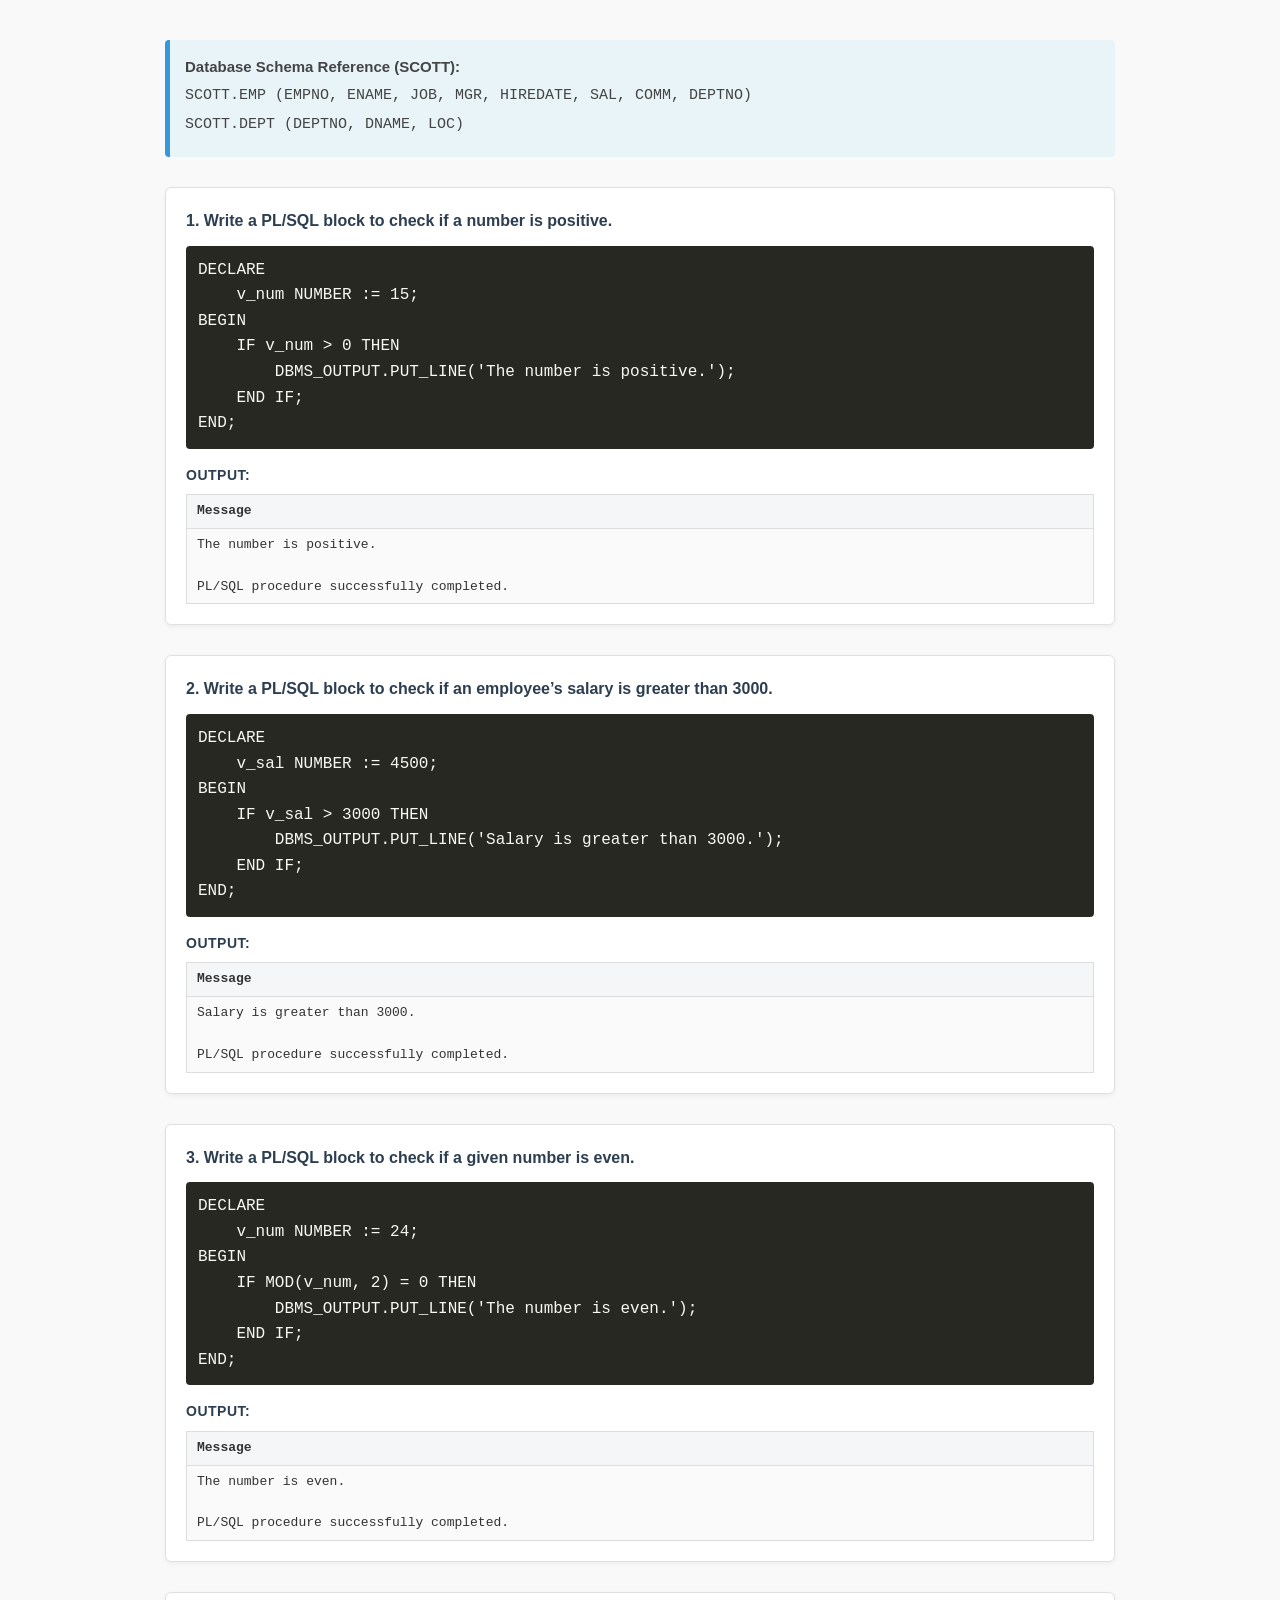
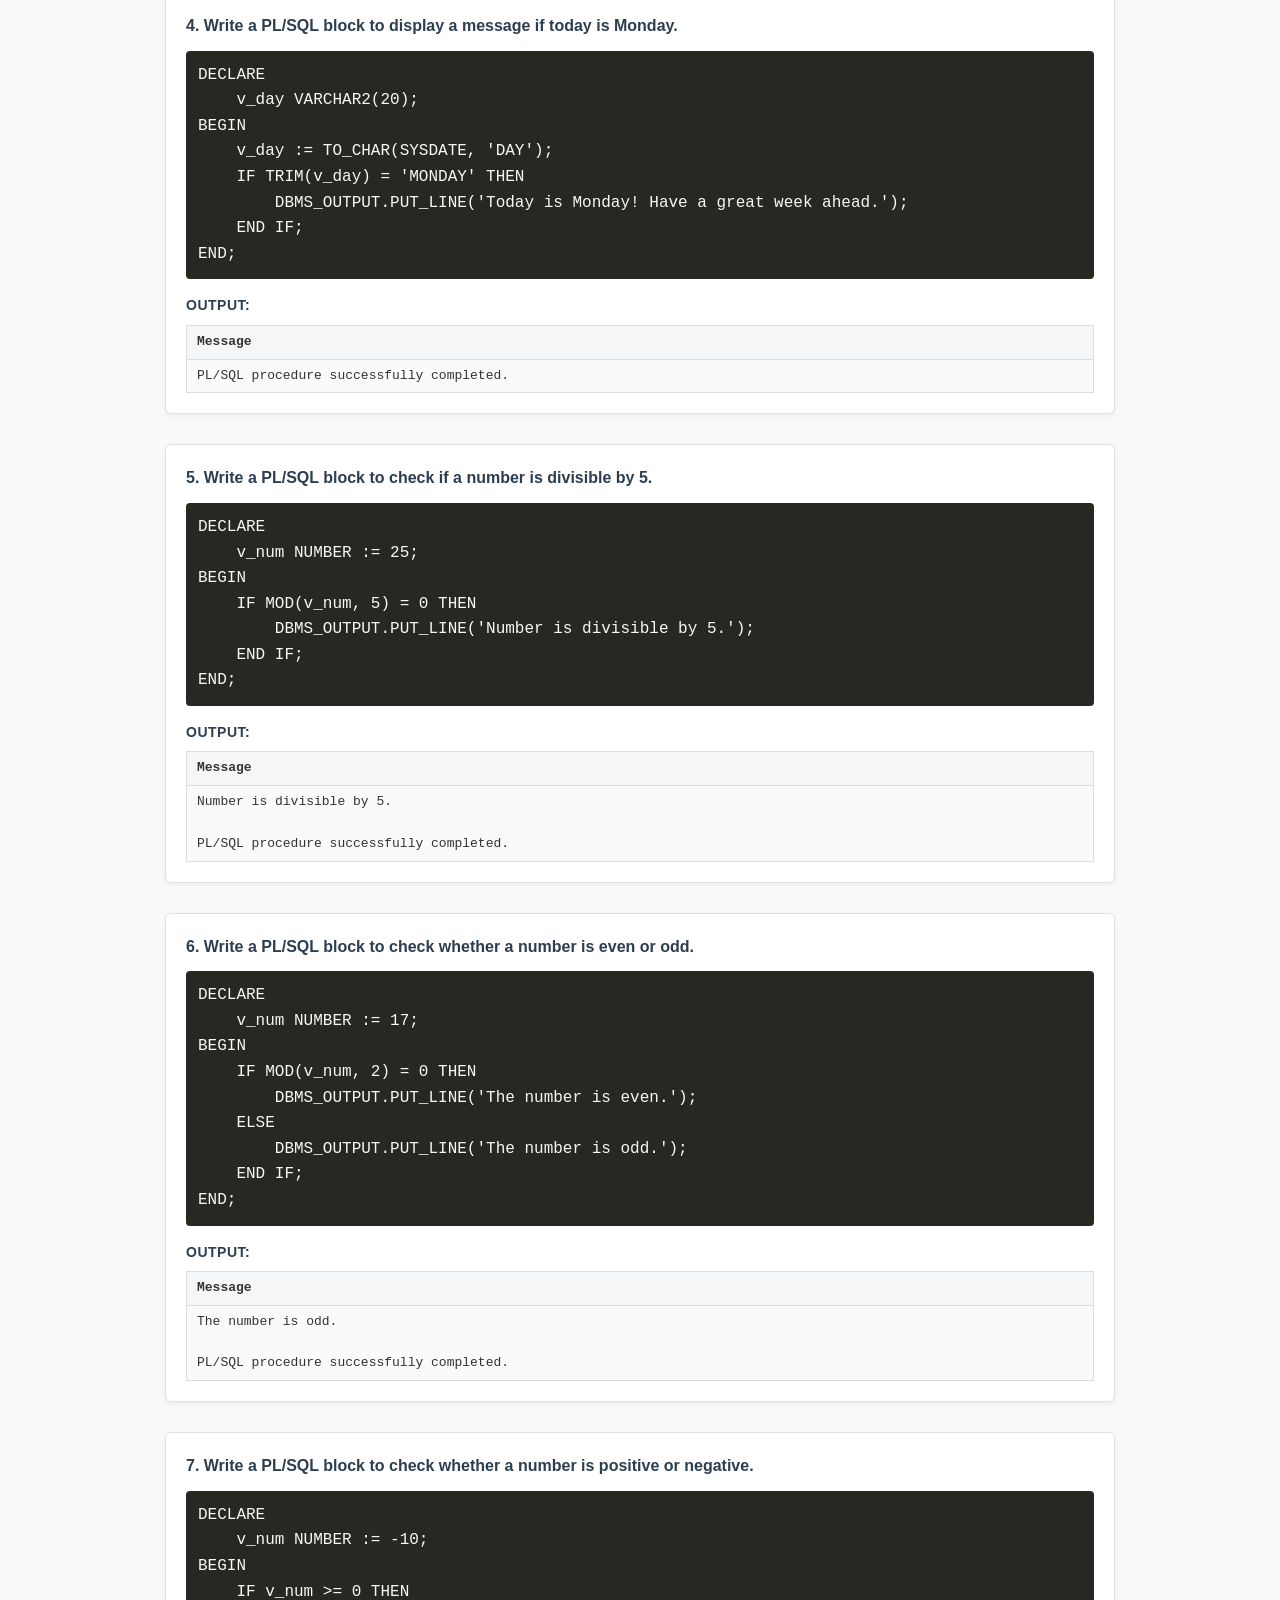
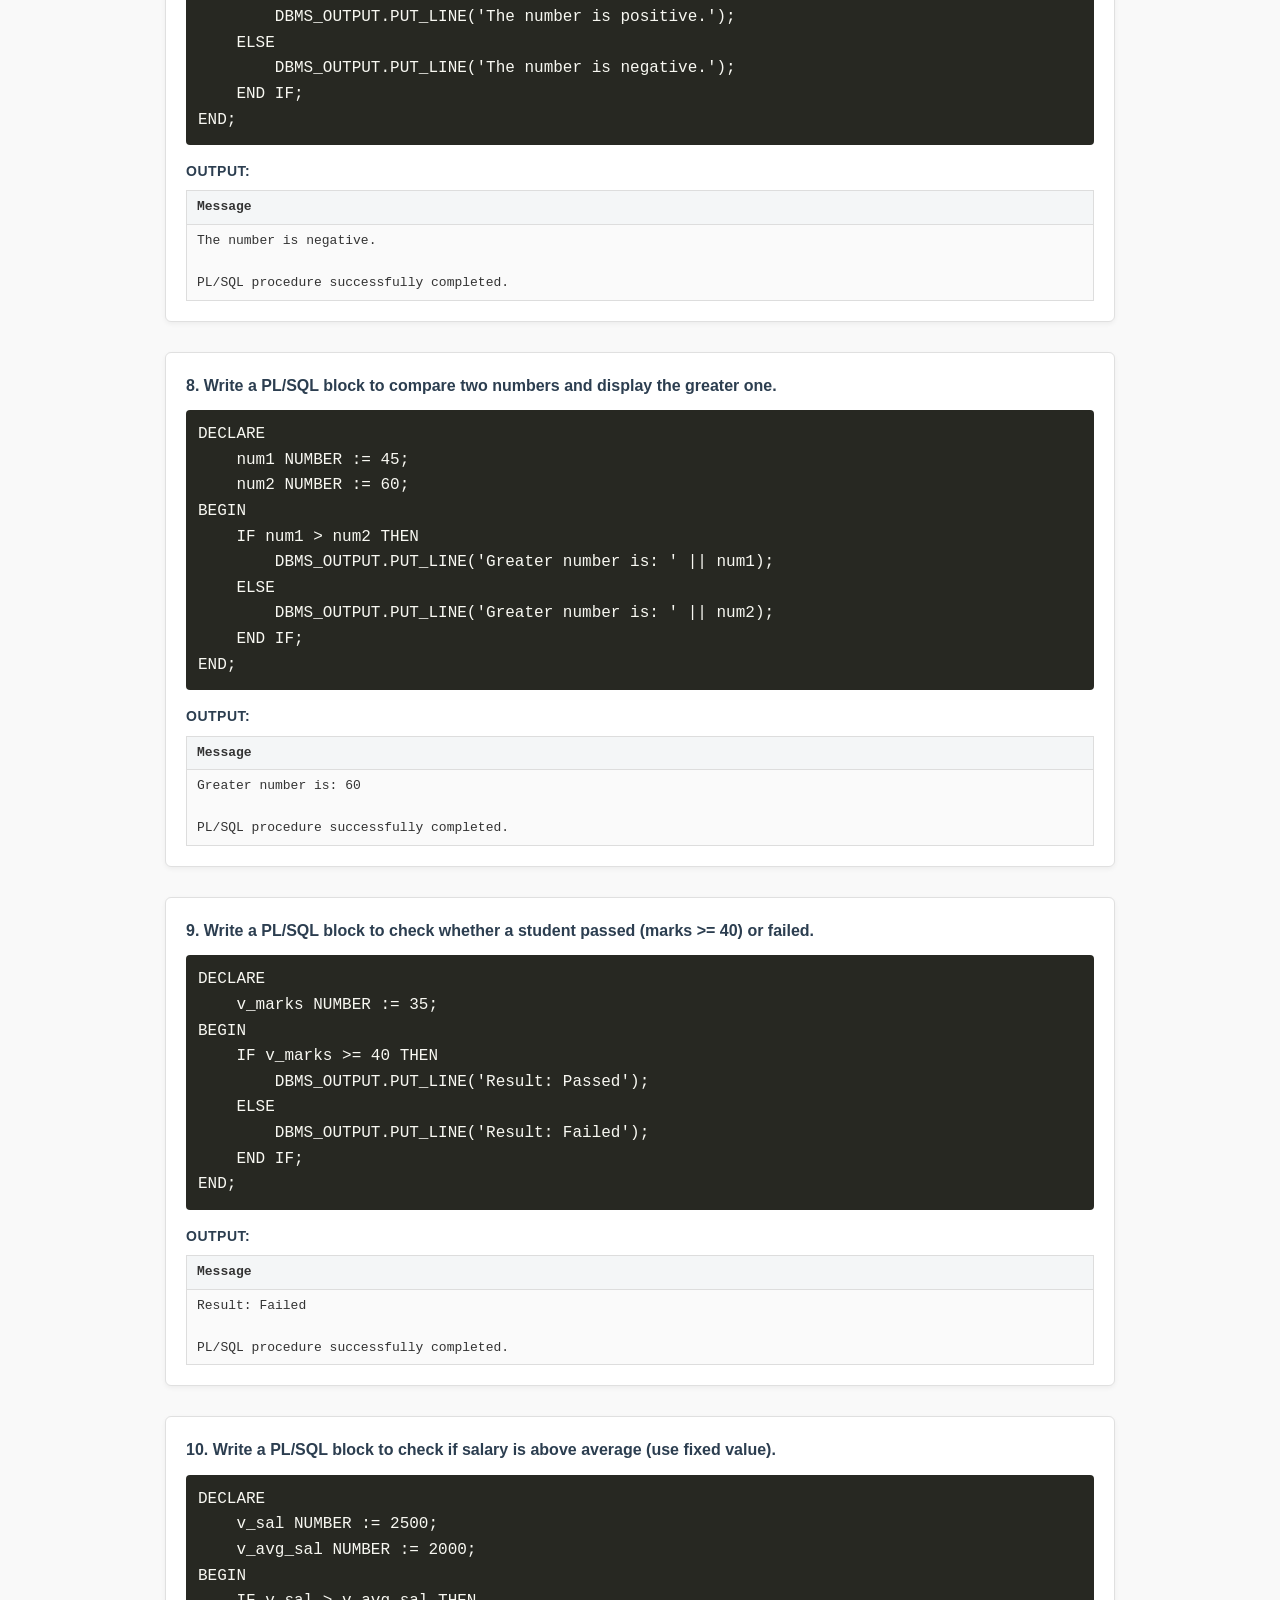
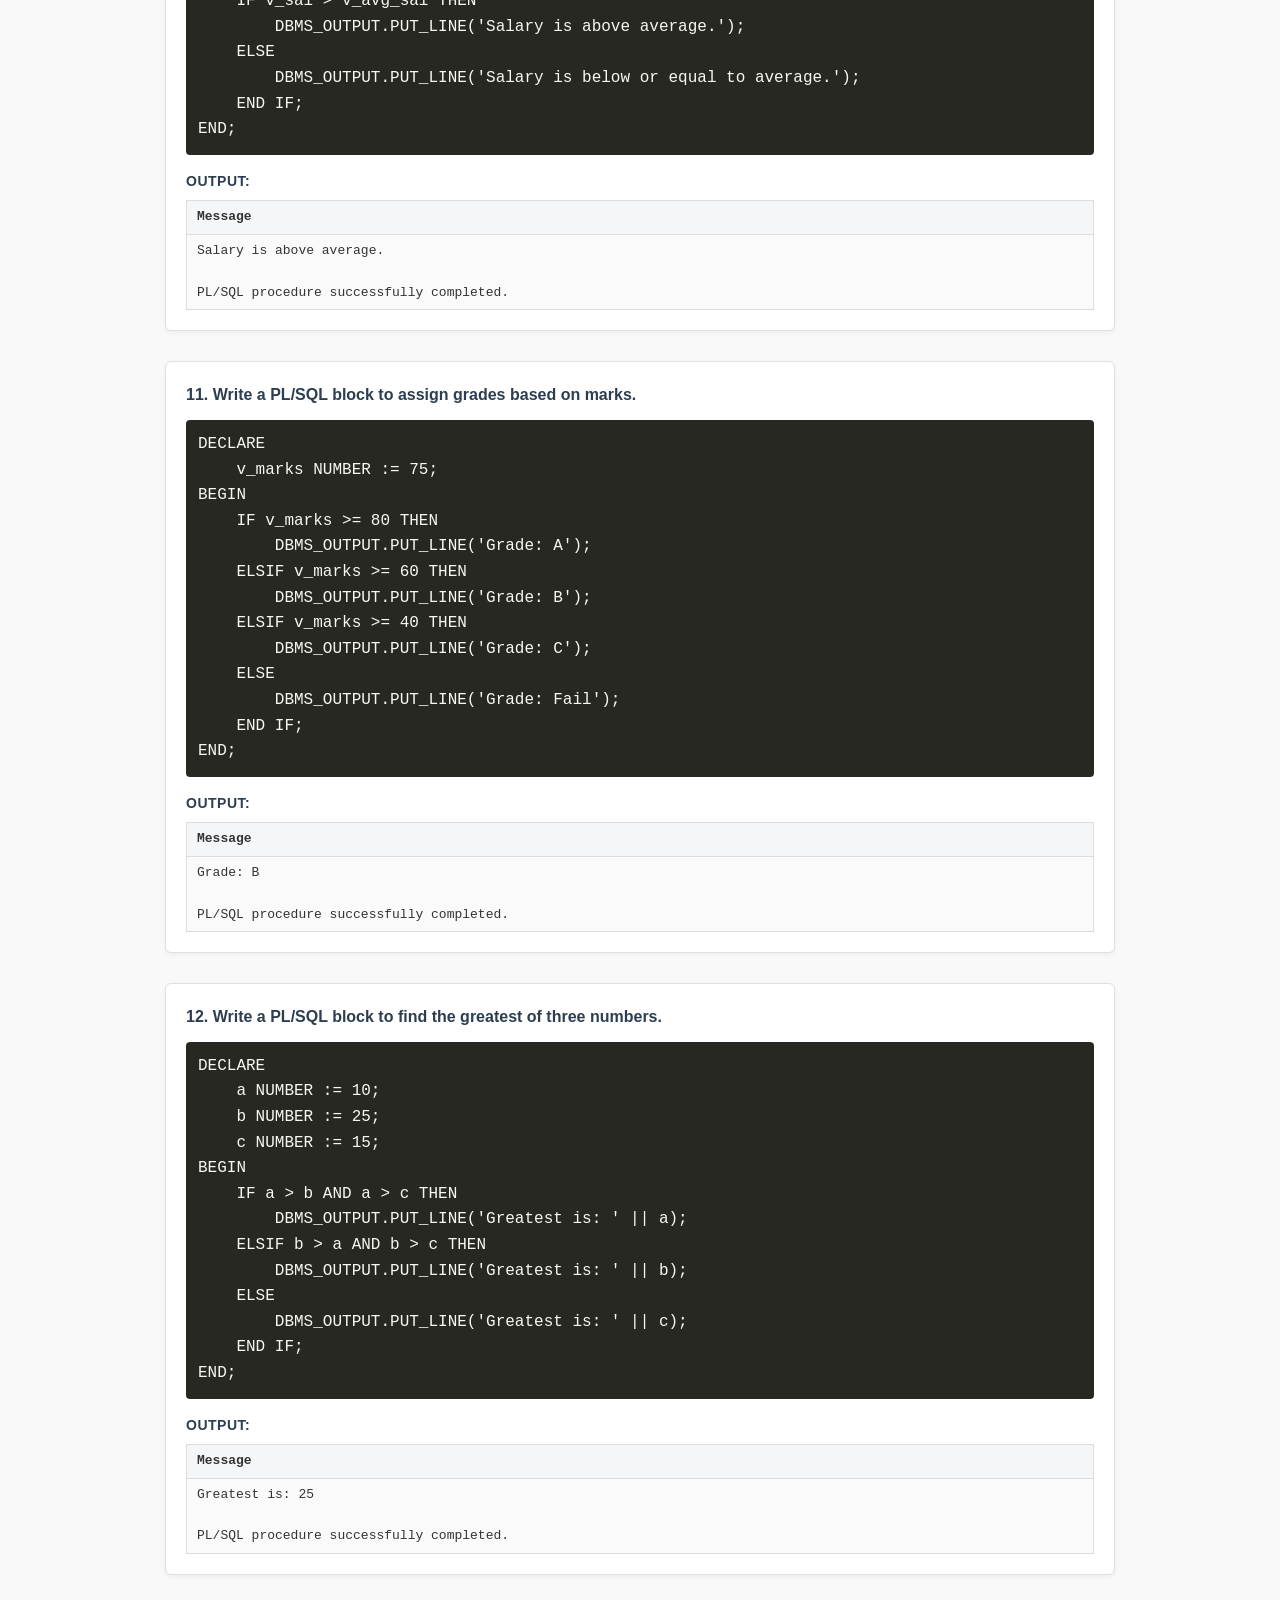
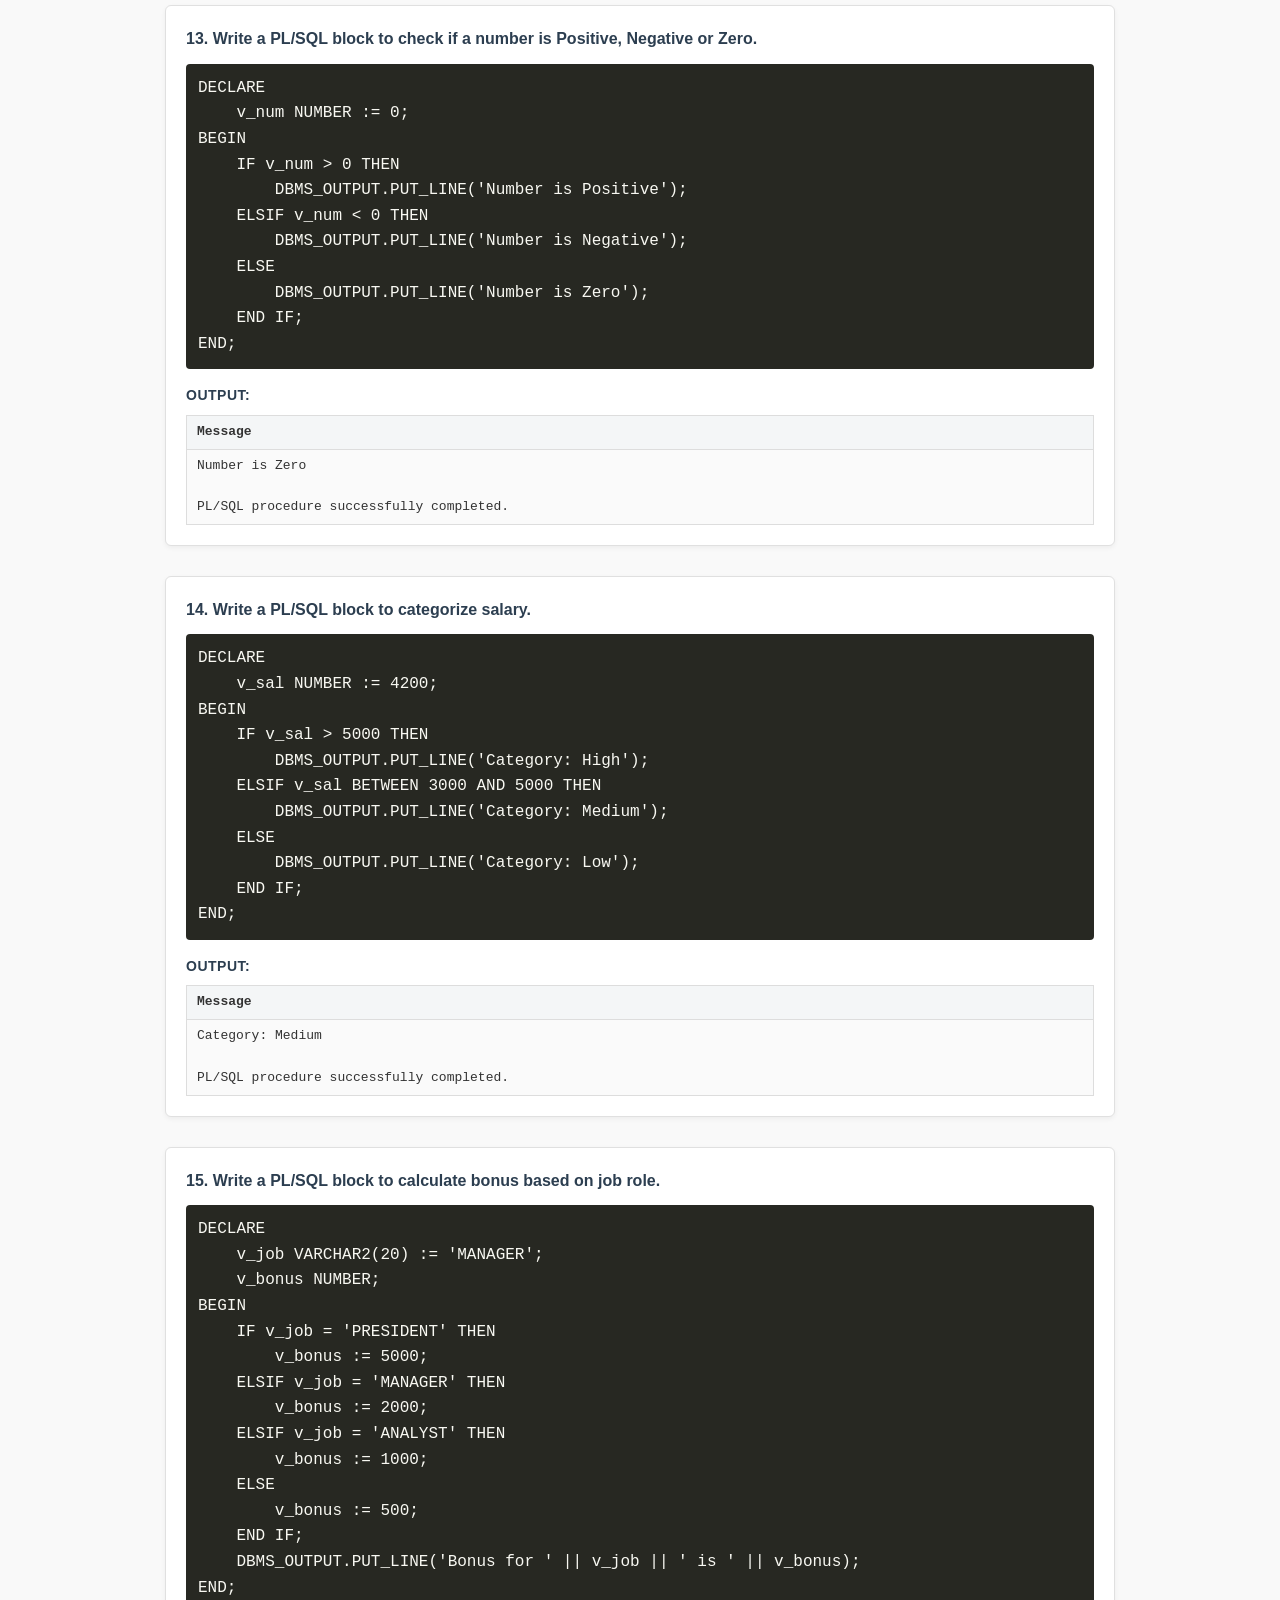
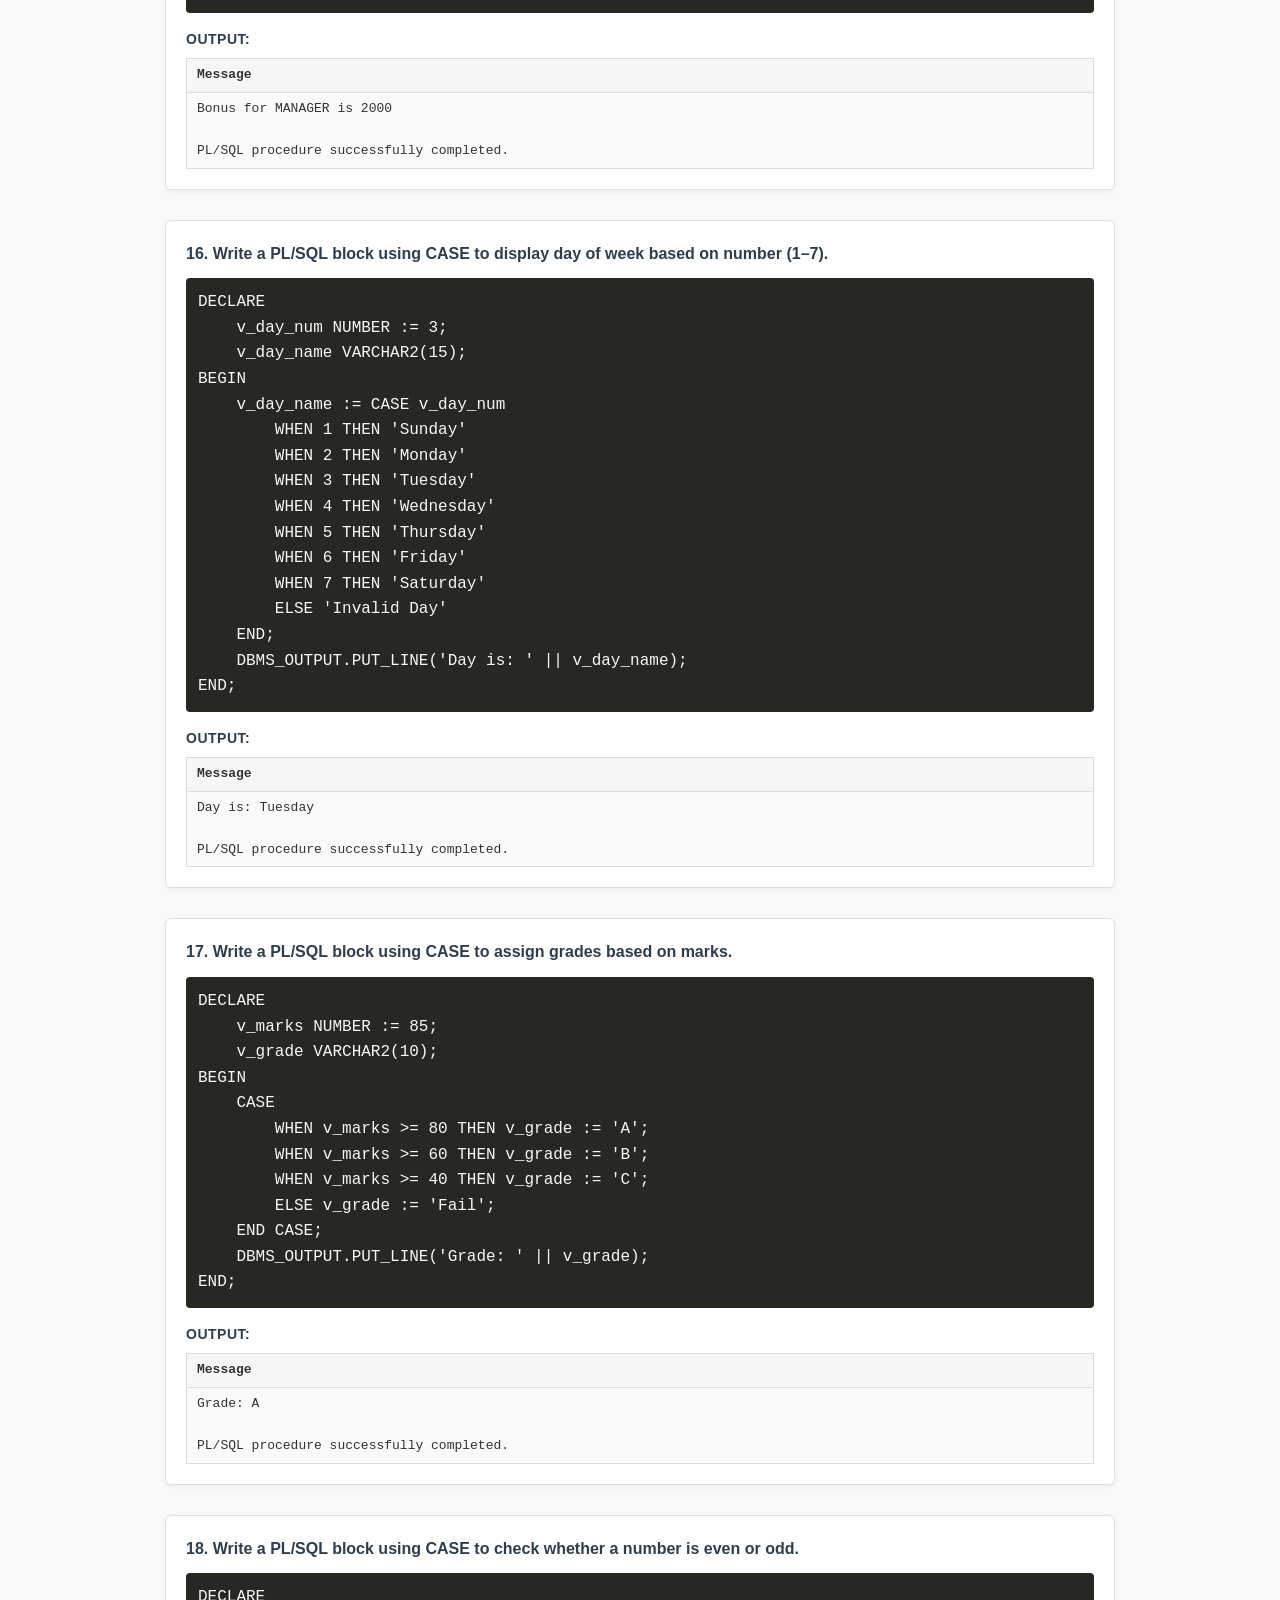
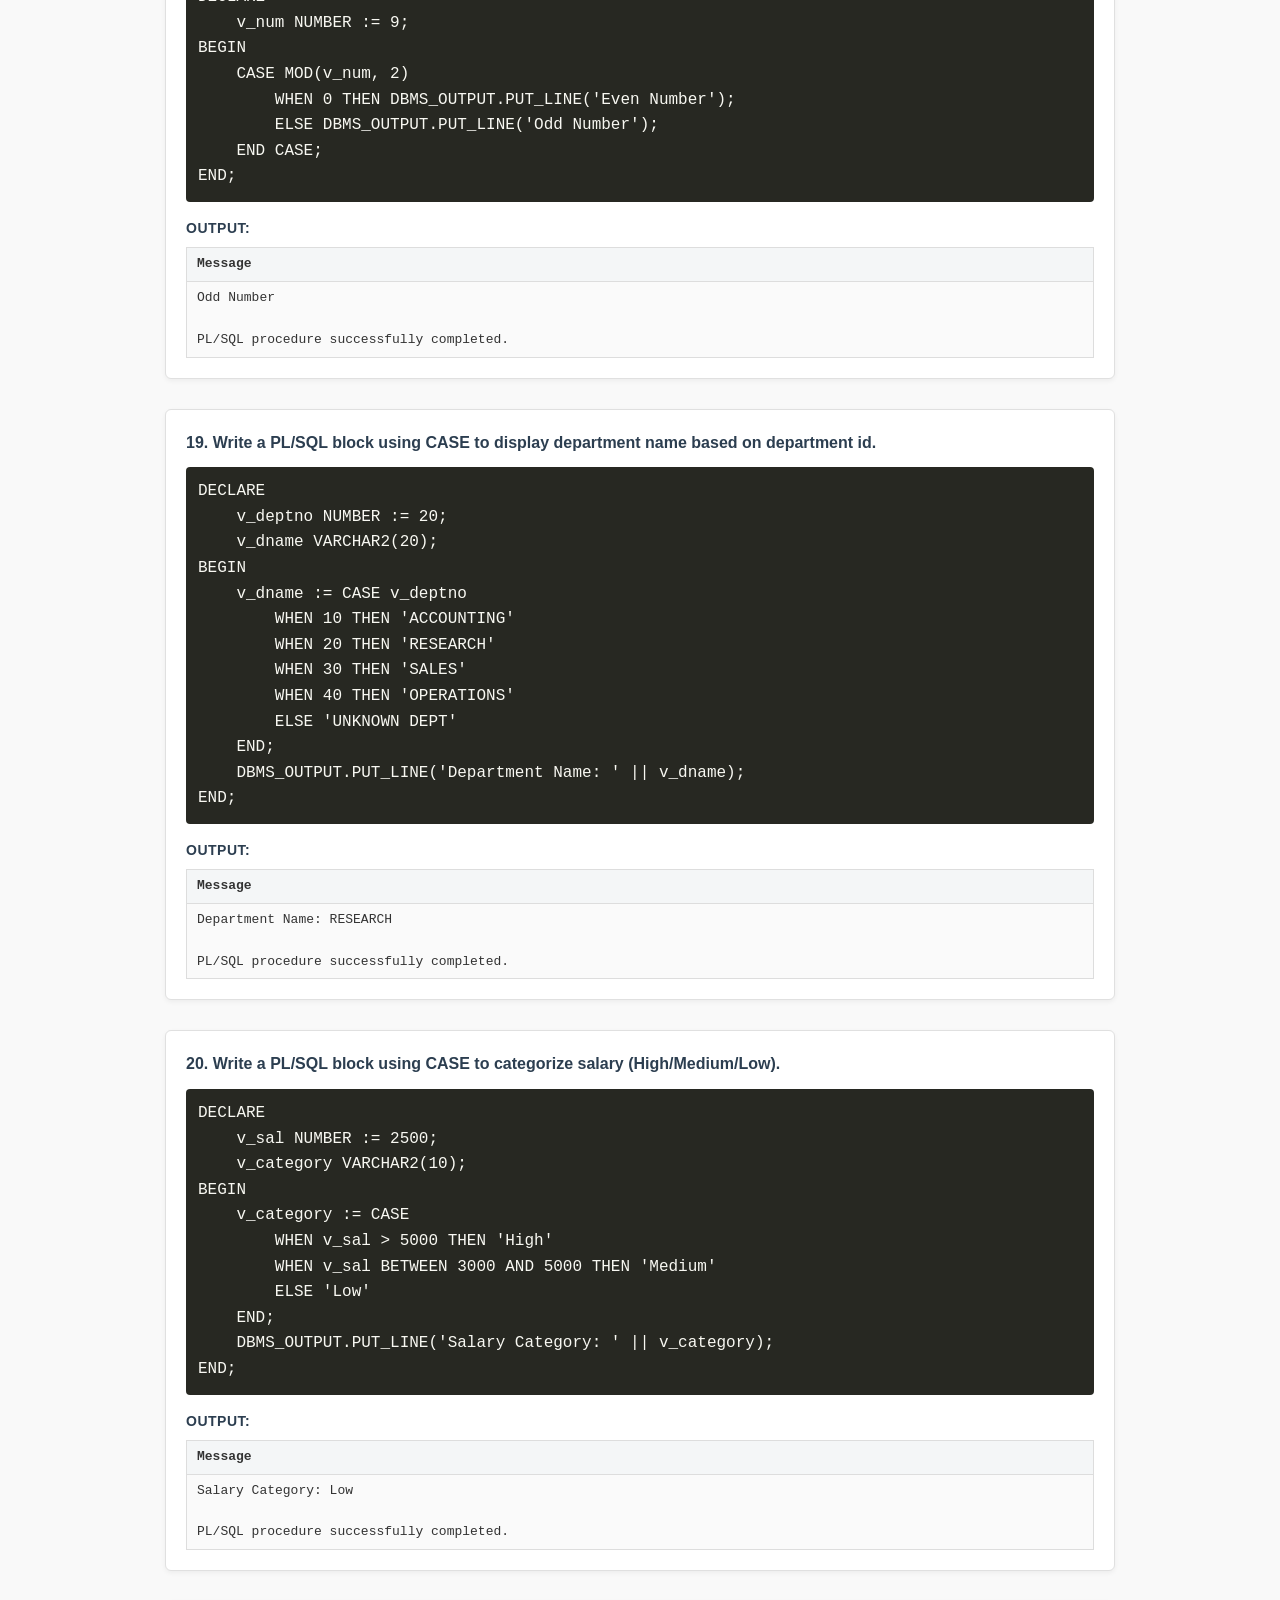
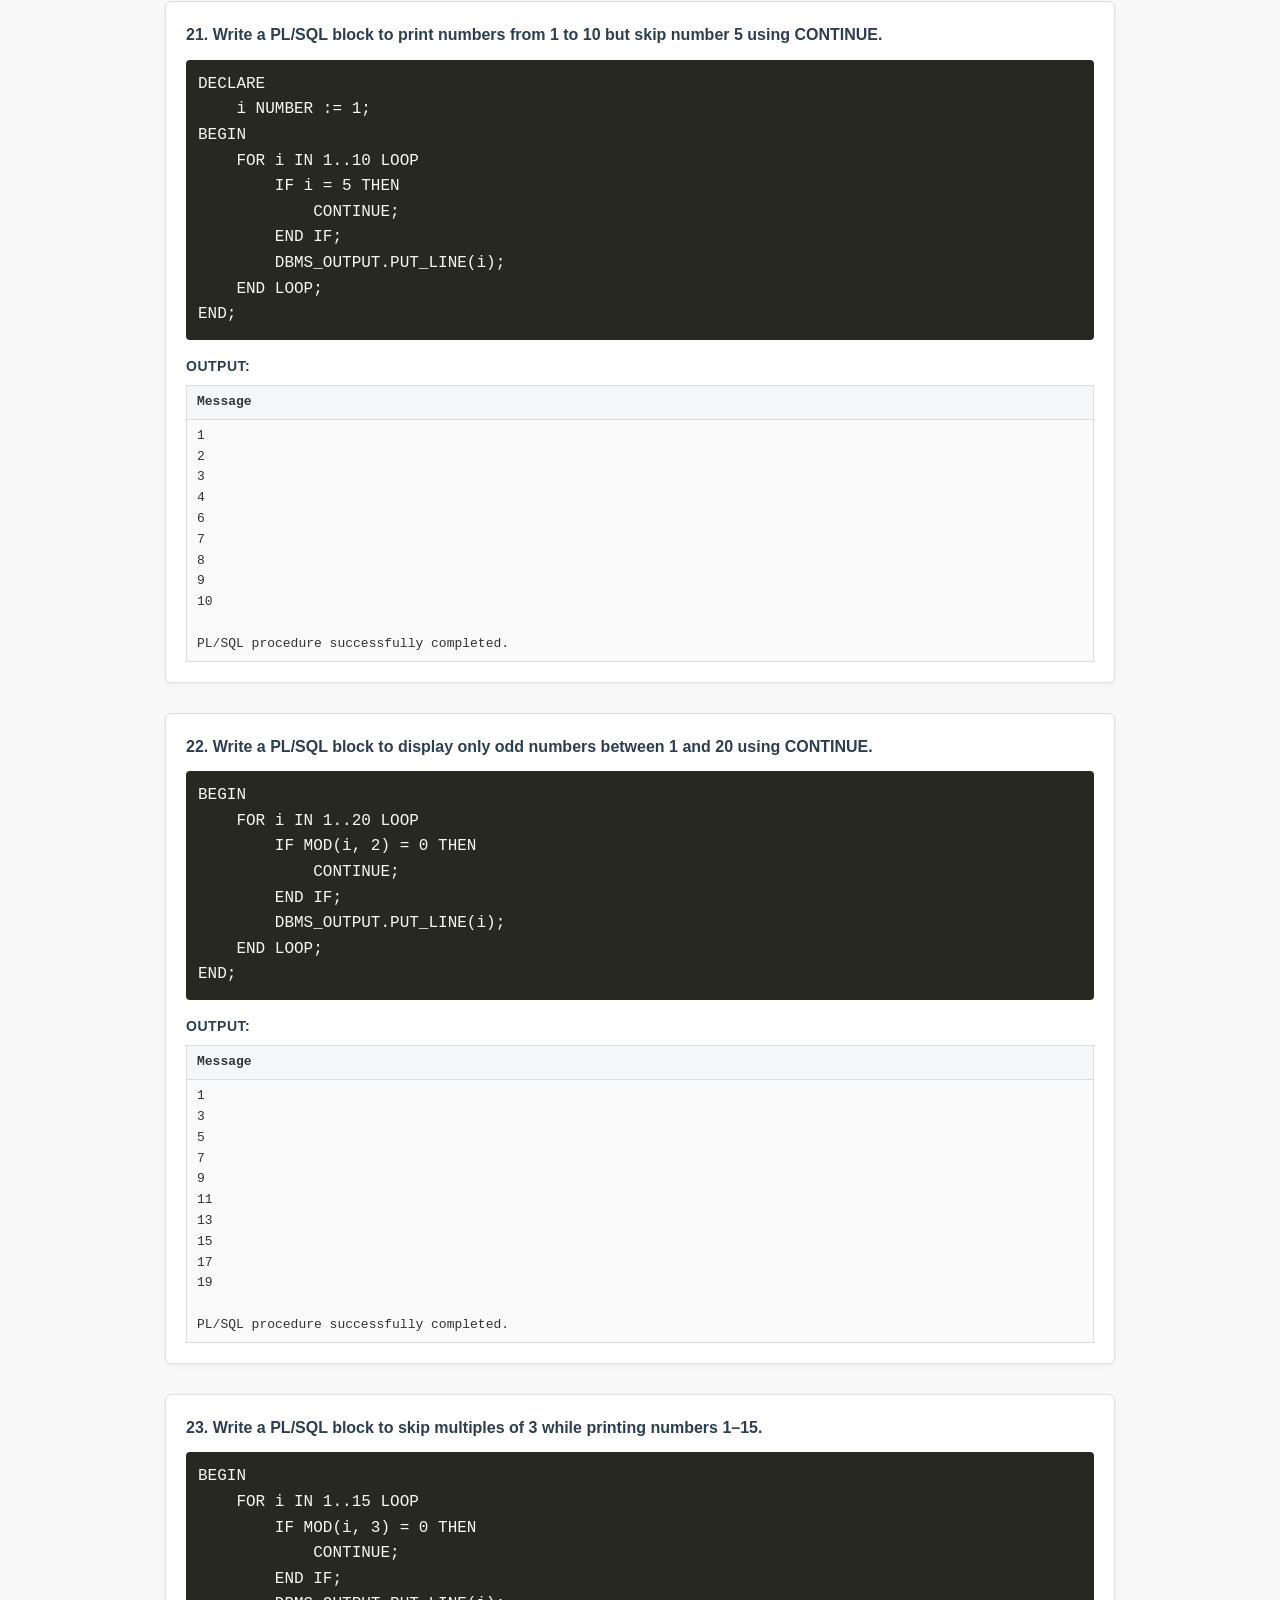
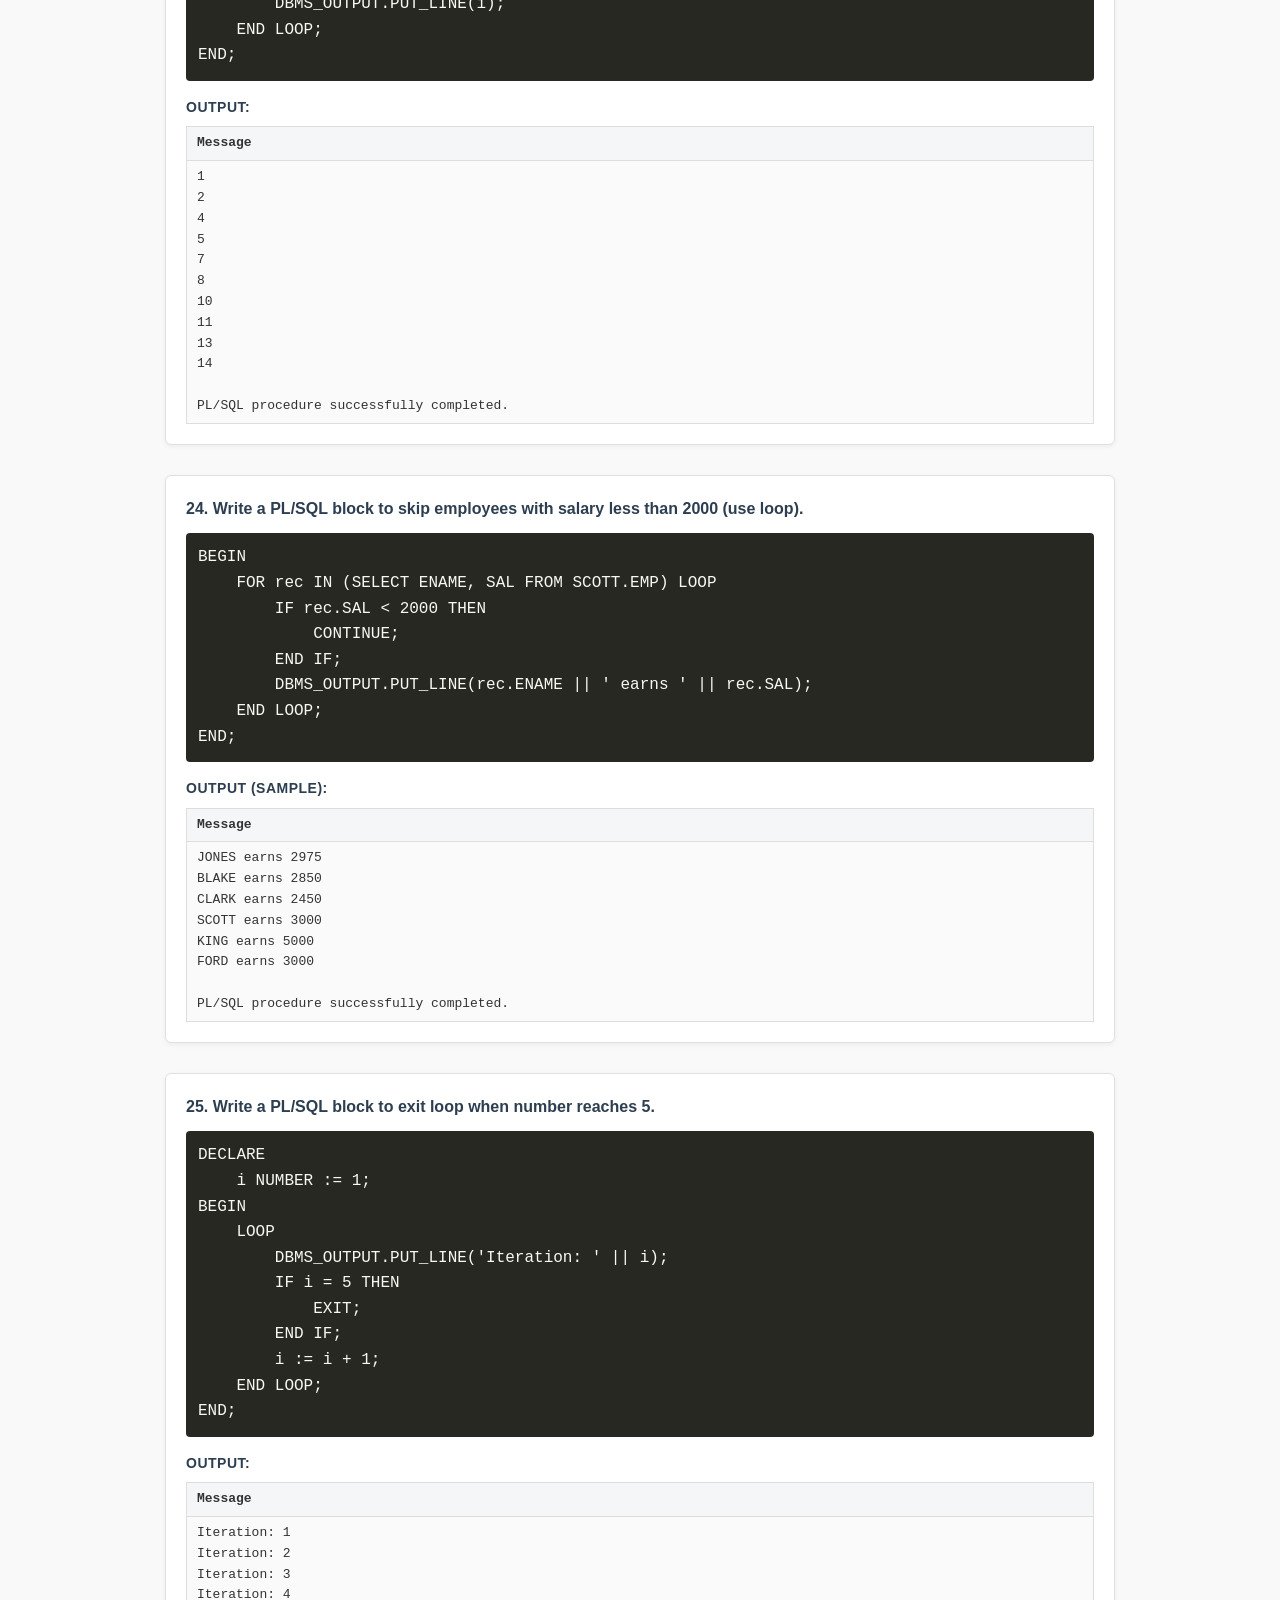
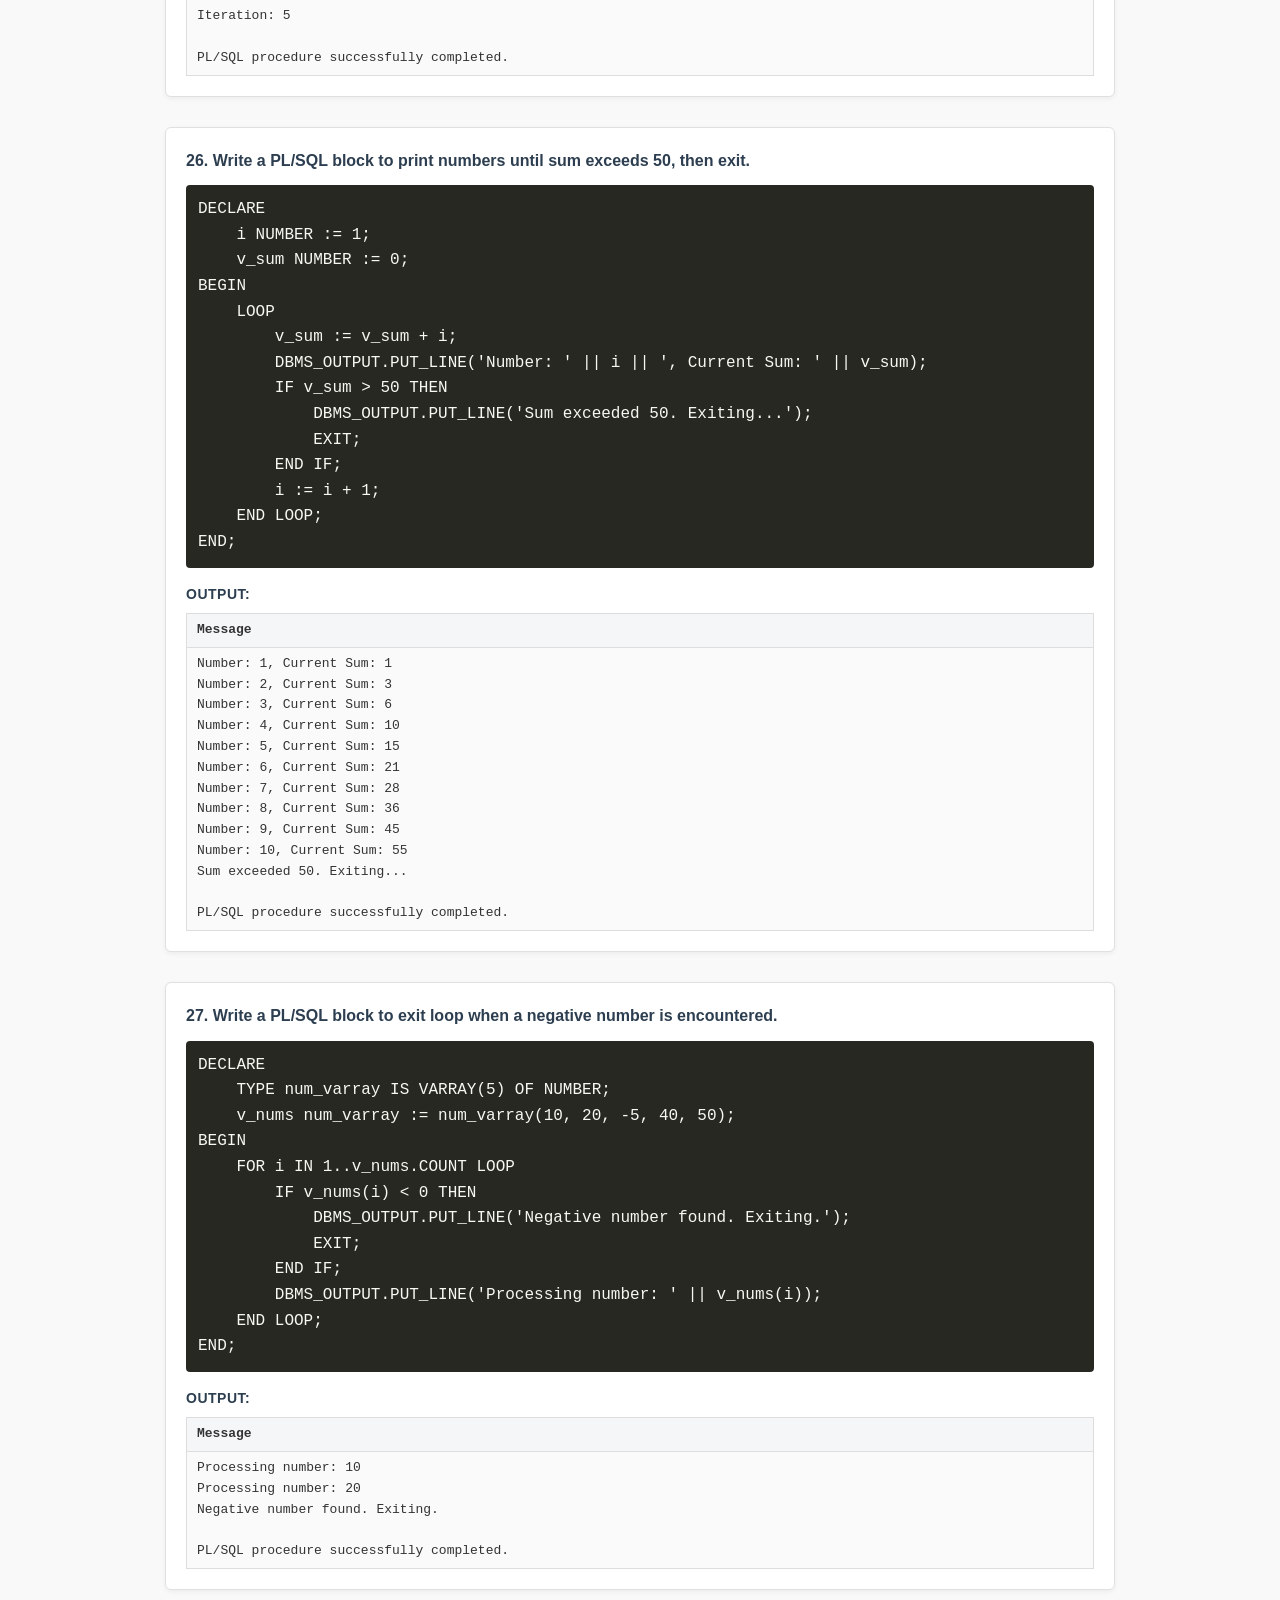
<file: DECISION_CONTROL.html>
<!DOCTYPE html>
<html lang="en">
<head>
    <meta charset="UTF-8">
    <meta name="viewport" content="width=device-width, initial-scale=1.0">
    <title>DBMS Practical File - PLSQL Decision Control</title>
    <style>
        body {
            font-family: "Segoe UI", Tahoma, Geneva, Verdana, sans-serif;
            margin: 40px auto;
            max-width: 950px;
            color: #333;
            line-height: 1.6;
            background-color: #f9f9f9;
        }
        .header {
            text-align: center;
            margin-bottom: 30px;
            padding-bottom: 20px;
            border-bottom: 2px solid #2c3e50;
        }
        .header h1 { margin: 5px 0; font-size: 26px; color: #2c3e50; }
        .header h2 { margin: 5px 0; font-size: 20px; font-weight: normal; }
        .header h3 { margin: 5px 0; font-size: 18px; color: #555; }
        .student-info { text-align: right; margin-bottom: 30px; font-size: 16px; }
        .student-info p { margin: 2px 0; font-weight: 600; }
        .schema {
            font-size: 15px; color: #444; margin-bottom: 30px; padding: 15px;
            background: #e8f4f8; border-left: 5px solid #3498db; border-radius: 4px;
        }
        .schema p { margin: 5px 0; font-family: Consolas, monospace; }
        .question-block {
            margin-bottom: 30px; padding: 20px; border: 1px solid #e0e0e0;
            border-radius: 6px; background-color: #ffffff; box-shadow: 0 2px 5px rgba(0,0,0,0.05);
            page-break-inside: avoid;
        }
        .question { font-weight: 600; margin-bottom: 12px; font-size: 16px; color: #2c3e50; }
        .query {
            background-color: #272822; color: #f8f8f2; padding: 12px; border-radius: 4px;
            font-family: Consolas, monospace; overflow-x: auto; margin: 0 0 15px 0;
            white-space: pre-wrap;
        }
        .output-label { font-weight: bold; font-size: 14px; color: #2c3e50; margin-bottom: 8px; text-transform: uppercase; letter-spacing: 0.5px; }
        .output-table { width: 100%; border-collapse: collapse; font-size: 13px; font-family: Consolas, monospace; }
        .output-table th, .output-table td { border: 1px solid #ddd; padding: 6px 10px; text-align: left; }
        .output-table th { background-color: #f4f6f7; color: #333; font-weight: 600; }
        .output-table tr:nth-child(even) { background-color: #fafafa; }
        .output-table tr:hover { background-color: #f0f0f0; }
    </style>
</head>
<body>

    

    

    <div class="schema">
        <strong>Database Schema Reference (SCOTT):</strong>
        <p>SCOTT.EMP (EMPNO, ENAME, JOB, MGR, HIREDATE, SAL, COMM, DEPTNO)</p>
        <p>SCOTT.DEPT (DEPTNO, DNAME, LOC)</p>
    </div>

    <div class="question-block">
        <div class="question">1. Write a PL/SQL block to check if a number is positive.</div>
        <pre class="query">DECLARE
    v_num NUMBER := 15;
BEGIN
    IF v_num > 0 THEN
        DBMS_OUTPUT.PUT_LINE('The number is positive.');
    END IF;
END;</pre>
        <div class="output-label">Output:</div>
        <table class="output-table">
            <tr><th>Message</th></tr>
            <tr><td>The number is positive.<br><br>PL/SQL procedure successfully completed.</td></tr>
        </table>
    </div>

    <div class="question-block">
        <div class="question">2. Write a PL/SQL block to check if an employee’s salary is greater than 3000.</div>
        <pre class="query">DECLARE
    v_sal NUMBER := 4500;
BEGIN
    IF v_sal > 3000 THEN
        DBMS_OUTPUT.PUT_LINE('Salary is greater than 3000.');
    END IF;
END;</pre>
        <div class="output-label">Output:</div>
        <table class="output-table">
            <tr><th>Message</th></tr>
            <tr><td>Salary is greater than 3000.<br><br>PL/SQL procedure successfully completed.</td></tr>
        </table>
    </div>

    <div class="question-block">
        <div class="question">3. Write a PL/SQL block to check if a given number is even.</div>
        <pre class="query">DECLARE
    v_num NUMBER := 24;
BEGIN
    IF MOD(v_num, 2) = 0 THEN
        DBMS_OUTPUT.PUT_LINE('The number is even.');
    END IF;
END;</pre>
        <div class="output-label">Output:</div>
        <table class="output-table">
            <tr><th>Message</th></tr>
            <tr><td>The number is even.<br><br>PL/SQL procedure successfully completed.</td></tr>
        </table>
    </div>

    <div class="question-block">
        <div class="question">4. Write a PL/SQL block to display a message if today is Monday.</div>
        <pre class="query">DECLARE
    v_day VARCHAR2(20);
BEGIN
    v_day := TO_CHAR(SYSDATE, 'DAY');
    IF TRIM(v_day) = 'MONDAY' THEN
        DBMS_OUTPUT.PUT_LINE('Today is Monday! Have a great week ahead.');
    END IF;
END;</pre>
        <div class="output-label">Output:</div>
        <table class="output-table">
            <tr><th>Message</th></tr>
            <tr><td>PL/SQL procedure successfully completed.</td></tr>
        </table>
    </div>

    <div class="question-block">
        <div class="question">5. Write a PL/SQL block to check if a number is divisible by 5.</div>
        <pre class="query">DECLARE
    v_num NUMBER := 25;
BEGIN
    IF MOD(v_num, 5) = 0 THEN
        DBMS_OUTPUT.PUT_LINE('Number is divisible by 5.');
    END IF;
END;</pre>
        <div class="output-label">Output:</div>
        <table class="output-table">
            <tr><th>Message</th></tr>
            <tr><td>Number is divisible by 5.<br><br>PL/SQL procedure successfully completed.</td></tr>
        </table>
    </div>

    <div class="question-block">
        <div class="question">6. Write a PL/SQL block to check whether a number is even or odd.</div>
        <pre class="query">DECLARE
    v_num NUMBER := 17;
BEGIN
    IF MOD(v_num, 2) = 0 THEN
        DBMS_OUTPUT.PUT_LINE('The number is even.');
    ELSE
        DBMS_OUTPUT.PUT_LINE('The number is odd.');
    END IF;
END;</pre>
        <div class="output-label">Output:</div>
        <table class="output-table">
            <tr><th>Message</th></tr>
            <tr><td>The number is odd.<br><br>PL/SQL procedure successfully completed.</td></tr>
        </table>
    </div>

    <div class="question-block">
        <div class="question">7. Write a PL/SQL block to check whether a number is positive or negative.</div>
        <pre class="query">DECLARE
    v_num NUMBER := -10;
BEGIN
    IF v_num >= 0 THEN
        DBMS_OUTPUT.PUT_LINE('The number is positive.');
    ELSE
        DBMS_OUTPUT.PUT_LINE('The number is negative.');
    END IF;
END;</pre>
        <div class="output-label">Output:</div>
        <table class="output-table">
            <tr><th>Message</th></tr>
            <tr><td>The number is negative.<br><br>PL/SQL procedure successfully completed.</td></tr>
        </table>
    </div>

    <div class="question-block">
        <div class="question">8. Write a PL/SQL block to compare two numbers and display the greater one.</div>
        <pre class="query">DECLARE
    num1 NUMBER := 45;
    num2 NUMBER := 60;
BEGIN
    IF num1 > num2 THEN
        DBMS_OUTPUT.PUT_LINE('Greater number is: ' || num1);
    ELSE
        DBMS_OUTPUT.PUT_LINE('Greater number is: ' || num2);
    END IF;
END;</pre>
        <div class="output-label">Output:</div>
        <table class="output-table">
            <tr><th>Message</th></tr>
            <tr><td>Greater number is: 60<br><br>PL/SQL procedure successfully completed.</td></tr>
        </table>
    </div>

    <div class="question-block">
        <div class="question">9. Write a PL/SQL block to check whether a student passed (marks >= 40) or failed.</div>
        <pre class="query">DECLARE
    v_marks NUMBER := 35;
BEGIN
    IF v_marks >= 40 THEN
        DBMS_OUTPUT.PUT_LINE('Result: Passed');
    ELSE
        DBMS_OUTPUT.PUT_LINE('Result: Failed');
    END IF;
END;</pre>
        <div class="output-label">Output:</div>
        <table class="output-table">
            <tr><th>Message</th></tr>
            <tr><td>Result: Failed<br><br>PL/SQL procedure successfully completed.</td></tr>
        </table>
    </div>

    <div class="question-block">
        <div class="question">10. Write a PL/SQL block to check if salary is above average (use fixed value).</div>
        <pre class="query">DECLARE
    v_sal NUMBER := 2500;
    v_avg_sal NUMBER := 2000;
BEGIN
    IF v_sal > v_avg_sal THEN
        DBMS_OUTPUT.PUT_LINE('Salary is above average.');
    ELSE
        DBMS_OUTPUT.PUT_LINE('Salary is below or equal to average.');
    END IF;
END;</pre>
        <div class="output-label">Output:</div>
        <table class="output-table">
            <tr><th>Message</th></tr>
            <tr><td>Salary is above average.<br><br>PL/SQL procedure successfully completed.</td></tr>
        </table>
    </div>

    <div class="question-block">
        <div class="question">11. Write a PL/SQL block to assign grades based on marks.</div>
        <pre class="query">DECLARE
    v_marks NUMBER := 75;
BEGIN
    IF v_marks >= 80 THEN
        DBMS_OUTPUT.PUT_LINE('Grade: A');
    ELSIF v_marks >= 60 THEN
        DBMS_OUTPUT.PUT_LINE('Grade: B');
    ELSIF v_marks >= 40 THEN
        DBMS_OUTPUT.PUT_LINE('Grade: C');
    ELSE
        DBMS_OUTPUT.PUT_LINE('Grade: Fail');
    END IF;
END;</pre>
        <div class="output-label">Output:</div>
        <table class="output-table">
            <tr><th>Message</th></tr>
            <tr><td>Grade: B<br><br>PL/SQL procedure successfully completed.</td></tr>
        </table>
    </div>

    <div class="question-block">
        <div class="question">12. Write a PL/SQL block to find the greatest of three numbers.</div>
        <pre class="query">DECLARE
    a NUMBER := 10;
    b NUMBER := 25;
    c NUMBER := 15;
BEGIN
    IF a > b AND a > c THEN
        DBMS_OUTPUT.PUT_LINE('Greatest is: ' || a);
    ELSIF b > a AND b > c THEN
        DBMS_OUTPUT.PUT_LINE('Greatest is: ' || b);
    ELSE
        DBMS_OUTPUT.PUT_LINE('Greatest is: ' || c);
    END IF;
END;</pre>
        <div class="output-label">Output:</div>
        <table class="output-table">
            <tr><th>Message</th></tr>
            <tr><td>Greatest is: 25<br><br>PL/SQL procedure successfully completed.</td></tr>
        </table>
    </div>

    <div class="question-block">
        <div class="question">13. Write a PL/SQL block to check if a number is Positive, Negative or Zero.</div>
        <pre class="query">DECLARE
    v_num NUMBER := 0;
BEGIN
    IF v_num > 0 THEN
        DBMS_OUTPUT.PUT_LINE('Number is Positive');
    ELSIF v_num < 0 THEN
        DBMS_OUTPUT.PUT_LINE('Number is Negative');
    ELSE
        DBMS_OUTPUT.PUT_LINE('Number is Zero');
    END IF;
END;</pre>
        <div class="output-label">Output:</div>
        <table class="output-table">
            <tr><th>Message</th></tr>
            <tr><td>Number is Zero<br><br>PL/SQL procedure successfully completed.</td></tr>
        </table>
    </div>

    <div class="question-block">
        <div class="question">14. Write a PL/SQL block to categorize salary.</div>
        <pre class="query">DECLARE
    v_sal NUMBER := 4200;
BEGIN
    IF v_sal > 5000 THEN
        DBMS_OUTPUT.PUT_LINE('Category: High');
    ELSIF v_sal BETWEEN 3000 AND 5000 THEN
        DBMS_OUTPUT.PUT_LINE('Category: Medium');
    ELSE
        DBMS_OUTPUT.PUT_LINE('Category: Low');
    END IF;
END;</pre>
        <div class="output-label">Output:</div>
        <table class="output-table">
            <tr><th>Message</th></tr>
            <tr><td>Category: Medium<br><br>PL/SQL procedure successfully completed.</td></tr>
        </table>
    </div>

    <div class="question-block">
        <div class="question">15. Write a PL/SQL block to calculate bonus based on job role.</div>
        <pre class="query">DECLARE
    v_job VARCHAR2(20) := 'MANAGER';
    v_bonus NUMBER;
BEGIN
    IF v_job = 'PRESIDENT' THEN
        v_bonus := 5000;
    ELSIF v_job = 'MANAGER' THEN
        v_bonus := 2000;
    ELSIF v_job = 'ANALYST' THEN
        v_bonus := 1000;
    ELSE
        v_bonus := 500;
    END IF;
    DBMS_OUTPUT.PUT_LINE('Bonus for ' || v_job || ' is ' || v_bonus);
END;</pre>
        <div class="output-label">Output:</div>
        <table class="output-table">
            <tr><th>Message</th></tr>
            <tr><td>Bonus for MANAGER is 2000<br><br>PL/SQL procedure successfully completed.</td></tr>
        </table>
    </div>

    <div class="question-block">
        <div class="question">16. Write a PL/SQL block using CASE to display day of week based on number (1–7).</div>
        <pre class="query">DECLARE
    v_day_num NUMBER := 3;
    v_day_name VARCHAR2(15);
BEGIN
    v_day_name := CASE v_day_num
        WHEN 1 THEN 'Sunday'
        WHEN 2 THEN 'Monday'
        WHEN 3 THEN 'Tuesday'
        WHEN 4 THEN 'Wednesday'
        WHEN 5 THEN 'Thursday'
        WHEN 6 THEN 'Friday'
        WHEN 7 THEN 'Saturday'
        ELSE 'Invalid Day'
    END;
    DBMS_OUTPUT.PUT_LINE('Day is: ' || v_day_name);
END;</pre>
        <div class="output-label">Output:</div>
        <table class="output-table">
            <tr><th>Message</th></tr>
            <tr><td>Day is: Tuesday<br><br>PL/SQL procedure successfully completed.</td></tr>
        </table>
    </div>

    <div class="question-block">
        <div class="question">17. Write a PL/SQL block using CASE to assign grades based on marks.</div>
        <pre class="query">DECLARE
    v_marks NUMBER := 85;
    v_grade VARCHAR2(10);
BEGIN
    CASE 
        WHEN v_marks >= 80 THEN v_grade := 'A';
        WHEN v_marks >= 60 THEN v_grade := 'B';
        WHEN v_marks >= 40 THEN v_grade := 'C';
        ELSE v_grade := 'Fail';
    END CASE;
    DBMS_OUTPUT.PUT_LINE('Grade: ' || v_grade);
END;</pre>
        <div class="output-label">Output:</div>
        <table class="output-table">
            <tr><th>Message</th></tr>
            <tr><td>Grade: A<br><br>PL/SQL procedure successfully completed.</td></tr>
        </table>
    </div>

    <div class="question-block">
        <div class="question">18. Write a PL/SQL block using CASE to check whether a number is even or odd.</div>
        <pre class="query">DECLARE
    v_num NUMBER := 9;
BEGIN
    CASE MOD(v_num, 2)
        WHEN 0 THEN DBMS_OUTPUT.PUT_LINE('Even Number');
        ELSE DBMS_OUTPUT.PUT_LINE('Odd Number');
    END CASE;
END;</pre>
        <div class="output-label">Output:</div>
        <table class="output-table">
            <tr><th>Message</th></tr>
            <tr><td>Odd Number<br><br>PL/SQL procedure successfully completed.</td></tr>
        </table>
    </div>

    <div class="question-block">
        <div class="question">19. Write a PL/SQL block using CASE to display department name based on department id.</div>
        <pre class="query">DECLARE
    v_deptno NUMBER := 20;
    v_dname VARCHAR2(20);
BEGIN
    v_dname := CASE v_deptno
        WHEN 10 THEN 'ACCOUNTING'
        WHEN 20 THEN 'RESEARCH'
        WHEN 30 THEN 'SALES'
        WHEN 40 THEN 'OPERATIONS'
        ELSE 'UNKNOWN DEPT'
    END;
    DBMS_OUTPUT.PUT_LINE('Department Name: ' || v_dname);
END;</pre>
        <div class="output-label">Output:</div>
        <table class="output-table">
            <tr><th>Message</th></tr>
            <tr><td>Department Name: RESEARCH<br><br>PL/SQL procedure successfully completed.</td></tr>
        </table>
    </div>

    <div class="question-block">
        <div class="question">20. Write a PL/SQL block using CASE to categorize salary (High/Medium/Low).</div>
        <pre class="query">DECLARE
    v_sal NUMBER := 2500;
    v_category VARCHAR2(10);
BEGIN
    v_category := CASE
        WHEN v_sal > 5000 THEN 'High'
        WHEN v_sal BETWEEN 3000 AND 5000 THEN 'Medium'
        ELSE 'Low'
    END;
    DBMS_OUTPUT.PUT_LINE('Salary Category: ' || v_category);
END;</pre>
        <div class="output-label">Output:</div>
        <table class="output-table">
            <tr><th>Message</th></tr>
            <tr><td>Salary Category: Low<br><br>PL/SQL procedure successfully completed.</td></tr>
        </table>
    </div>

    <div class="question-block">
        <div class="question">21. Write a PL/SQL block to print numbers from 1 to 10 but skip number 5 using CONTINUE.</div>
        <pre class="query">DECLARE
    i NUMBER := 1;
BEGIN
    FOR i IN 1..10 LOOP
        IF i = 5 THEN
            CONTINUE;
        END IF;
        DBMS_OUTPUT.PUT_LINE(i);
    END LOOP;
END;</pre>
        <div class="output-label">Output:</div>
        <table class="output-table">
            <tr><th>Message</th></tr>
            <tr><td>1<br>2<br>3<br>4<br>6<br>7<br>8<br>9<br>10<br><br>PL/SQL procedure successfully completed.</td></tr>
        </table>
    </div>

    <div class="question-block">
        <div class="question">22. Write a PL/SQL block to display only odd numbers between 1 and 20 using CONTINUE.</div>
        <pre class="query">BEGIN
    FOR i IN 1..20 LOOP
        IF MOD(i, 2) = 0 THEN
            CONTINUE;
        END IF;
        DBMS_OUTPUT.PUT_LINE(i);
    END LOOP;
END;</pre>
        <div class="output-label">Output:</div>
        <table class="output-table">
            <tr><th>Message</th></tr>
            <tr><td>1<br>3<br>5<br>7<br>9<br>11<br>13<br>15<br>17<br>19<br><br>PL/SQL procedure successfully completed.</td></tr>
        </table>
    </div>

    <div class="question-block">
        <div class="question">23. Write a PL/SQL block to skip multiples of 3 while printing numbers 1–15.</div>
        <pre class="query">BEGIN
    FOR i IN 1..15 LOOP
        IF MOD(i, 3) = 0 THEN
            CONTINUE;
        END IF;
        DBMS_OUTPUT.PUT_LINE(i);
    END LOOP;
END;</pre>
        <div class="output-label">Output:</div>
        <table class="output-table">
            <tr><th>Message</th></tr>
            <tr><td>1<br>2<br>4<br>5<br>7<br>8<br>10<br>11<br>13<br>14<br><br>PL/SQL procedure successfully completed.</td></tr>
        </table>
    </div>

    <div class="question-block">
        <div class="question">24. Write a PL/SQL block to skip employees with salary less than 2000 (use loop).</div>
        <pre class="query">BEGIN
    FOR rec IN (SELECT ENAME, SAL FROM SCOTT.EMP) LOOP
        IF rec.SAL < 2000 THEN
            CONTINUE;
        END IF;
        DBMS_OUTPUT.PUT_LINE(rec.ENAME || ' earns ' || rec.SAL);
    END LOOP;
END;</pre>
        <div class="output-label">Output (Sample):</div>
        <table class="output-table">
            <tr><th>Message</th></tr>
            <tr><td>JONES earns 2975<br>BLAKE earns 2850<br>CLARK earns 2450<br>SCOTT earns 3000<br>KING earns 5000<br>FORD earns 3000<br><br>PL/SQL procedure successfully completed.</td></tr>
        </table>
    </div>

    <div class="question-block">
        <div class="question">25. Write a PL/SQL block to exit loop when number reaches 5.</div>
        <pre class="query">DECLARE
    i NUMBER := 1;
BEGIN
    LOOP
        DBMS_OUTPUT.PUT_LINE('Iteration: ' || i);
        IF i = 5 THEN
            EXIT;
        END IF;
        i := i + 1;
    END LOOP;
END;</pre>
        <div class="output-label">Output:</div>
        <table class="output-table">
            <tr><th>Message</th></tr>
            <tr><td>Iteration: 1<br>Iteration: 2<br>Iteration: 3<br>Iteration: 4<br>Iteration: 5<br><br>PL/SQL procedure successfully completed.</td></tr>
        </table>
    </div>

    <div class="question-block">
        <div class="question">26. Write a PL/SQL block to print numbers until sum exceeds 50, then exit.</div>
        <pre class="query">DECLARE
    i NUMBER := 1;
    v_sum NUMBER := 0;
BEGIN
    LOOP
        v_sum := v_sum + i;
        DBMS_OUTPUT.PUT_LINE('Number: ' || i || ', Current Sum: ' || v_sum);
        IF v_sum > 50 THEN
            DBMS_OUTPUT.PUT_LINE('Sum exceeded 50. Exiting...');
            EXIT;
        END IF;
        i := i + 1;
    END LOOP;
END;</pre>
        <div class="output-label">Output:</div>
        <table class="output-table">
            <tr><th>Message</th></tr>
            <tr><td>Number: 1, Current Sum: 1<br>Number: 2, Current Sum: 3<br>Number: 3, Current Sum: 6<br>Number: 4, Current Sum: 10<br>Number: 5, Current Sum: 15<br>Number: 6, Current Sum: 21<br>Number: 7, Current Sum: 28<br>Number: 8, Current Sum: 36<br>Number: 9, Current Sum: 45<br>Number: 10, Current Sum: 55<br>Sum exceeded 50. Exiting...<br><br>PL/SQL procedure successfully completed.</td></tr>
        </table>
    </div>

    <div class="question-block">
        <div class="question">27. Write a PL/SQL block to exit loop when a negative number is encountered.</div>
        <pre class="query">DECLARE
    TYPE num_varray IS VARRAY(5) OF NUMBER;
    v_nums num_varray := num_varray(10, 20, -5, 40, 50);
BEGIN
    FOR i IN 1..v_nums.COUNT LOOP
        IF v_nums(i) < 0 THEN
            DBMS_OUTPUT.PUT_LINE('Negative number found. Exiting.');
            EXIT;
        END IF;
        DBMS_OUTPUT.PUT_LINE('Processing number: ' || v_nums(i));
    END LOOP;
END;</pre>
        <div class="output-label">Output:</div>
        <table class="output-table">
            <tr><th>Message</th></tr>
            <tr><td>Processing number: 10<br>Processing number: 20<br>Negative number found. Exiting.<br><br>PL/SQL procedure successfully completed.</td></tr>
        </table>
    </div>

    <div class="question-block">
        <div class="question">28. Write a PL/SQL block using EXIT WHEN to stop loop when condition is met.</div>
        <pre class="query">DECLARE
    i NUMBER := 1;
BEGIN
    LOOP
        DBMS_OUTPUT.PUT_LINE('Value: ' || i);
        EXIT WHEN i = 3;
        i := i + 1;
    END LOOP;
END;</pre>
        <div class="output-label">Output:</div>
        <table class="output-table">
            <tr><th>Message</th></tr>
            <tr><td>Value: 1<br>Value: 2<br>Value: 3<br><br>PL/SQL procedure successfully completed.</td></tr>
        </table>
    </div>

    <div class="question-block">
        <div class="question">29. Write a PL/SQL block using IF-ELSIF and CASE together.</div>
        <pre class="query">DECLARE
    v_val NUMBER := 2;
    v_role VARCHAR2(10) := 'ADMIN';
BEGIN
    IF v_val > 0 THEN
        CASE v_role
            WHEN 'ADMIN' THEN DBMS_OUTPUT.PUT_LINE('Positive Value with Admin Rights');
            WHEN 'GUEST' THEN DBMS_OUTPUT.PUT_LINE('Positive Value with Guest Rights');
            ELSE DBMS_OUTPUT.PUT_LINE('Unknown Role');
        END CASE;
    ELSIF v_val < 0 THEN
        DBMS_OUTPUT.PUT_LINE('Negative Value');
    ELSE
        DBMS_OUTPUT.PUT_LINE('Zero Value');
    END IF;
END;</pre>
        <div class="output-label">Output:</div>
        <table class="output-table">
            <tr><th>Message</th></tr>
            <tr><td>Positive Value with Admin Rights<br><br>PL/SQL procedure successfully completed.</td></tr>
        </table>
    </div>

    <div class="question-block">
        <div class="question">30. Write a PL/SQL block to process employee salaries using LOOP, CONTINUE, and EXIT.</div>
        <pre class="query">DECLARE
    CURSOR emp_cur IS SELECT ENAME, SAL FROM SCOTT.EMP;
    v_count NUMBER := 0;
BEGIN
    FOR rec IN emp_cur LOOP
        -- Skip salaries below 1500
        IF rec.SAL < 1500 THEN
            CONTINUE;
        END IF;
        
        DBMS_OUTPUT.PUT_LINE(rec.ENAME || ' Salary: ' || rec.SAL);
        v_count := v_count + 1;
        
        -- Exit after printing 3 high salaries
        EXIT WHEN v_count = 3;
    END LOOP;
END;</pre>
        <div class="output-label">Output (Sample):</div>
        <table class="output-table">
            <tr><th>Message</th></tr>
            <tr><td>ALLEN Salary: 1600<br>JONES Salary: 2975<br>BLAKE Salary: 2850<br><br>PL/SQL procedure successfully completed.</td></tr>
        </table>
    </div>

    <div class="question-block">
        <div class="question">31. Write a PL/SQL block to simulate a login system (check username & password using IF-ELSE).</div>
        <pre class="query">DECLARE
    v_user VARCHAR2(20) := 'ADMIN';
    v_pass VARCHAR2(20) := 'PASS123';
    
    in_user VARCHAR2(20) := 'ADMIN';
    in_pass VARCHAR2(20) := 'WRONG';
BEGIN
    IF in_user = v_user AND in_pass = v_pass THEN
        DBMS_OUTPUT.PUT_LINE('Login Successful! Welcome ' || in_user);
    ELSE
        DBMS_OUTPUT.PUT_LINE('Login Failed. Invalid Username or Password.');
    END IF;
END;</pre>
        <div class="output-label">Output:</div>
        <table class="output-table">
            <tr><th>Message</th></tr>
            <tr><td>Login Failed. Invalid Username or Password.<br><br>PL/SQL procedure successfully completed.</td></tr>
        </table>
    </div>

</body>
</html>
</file>
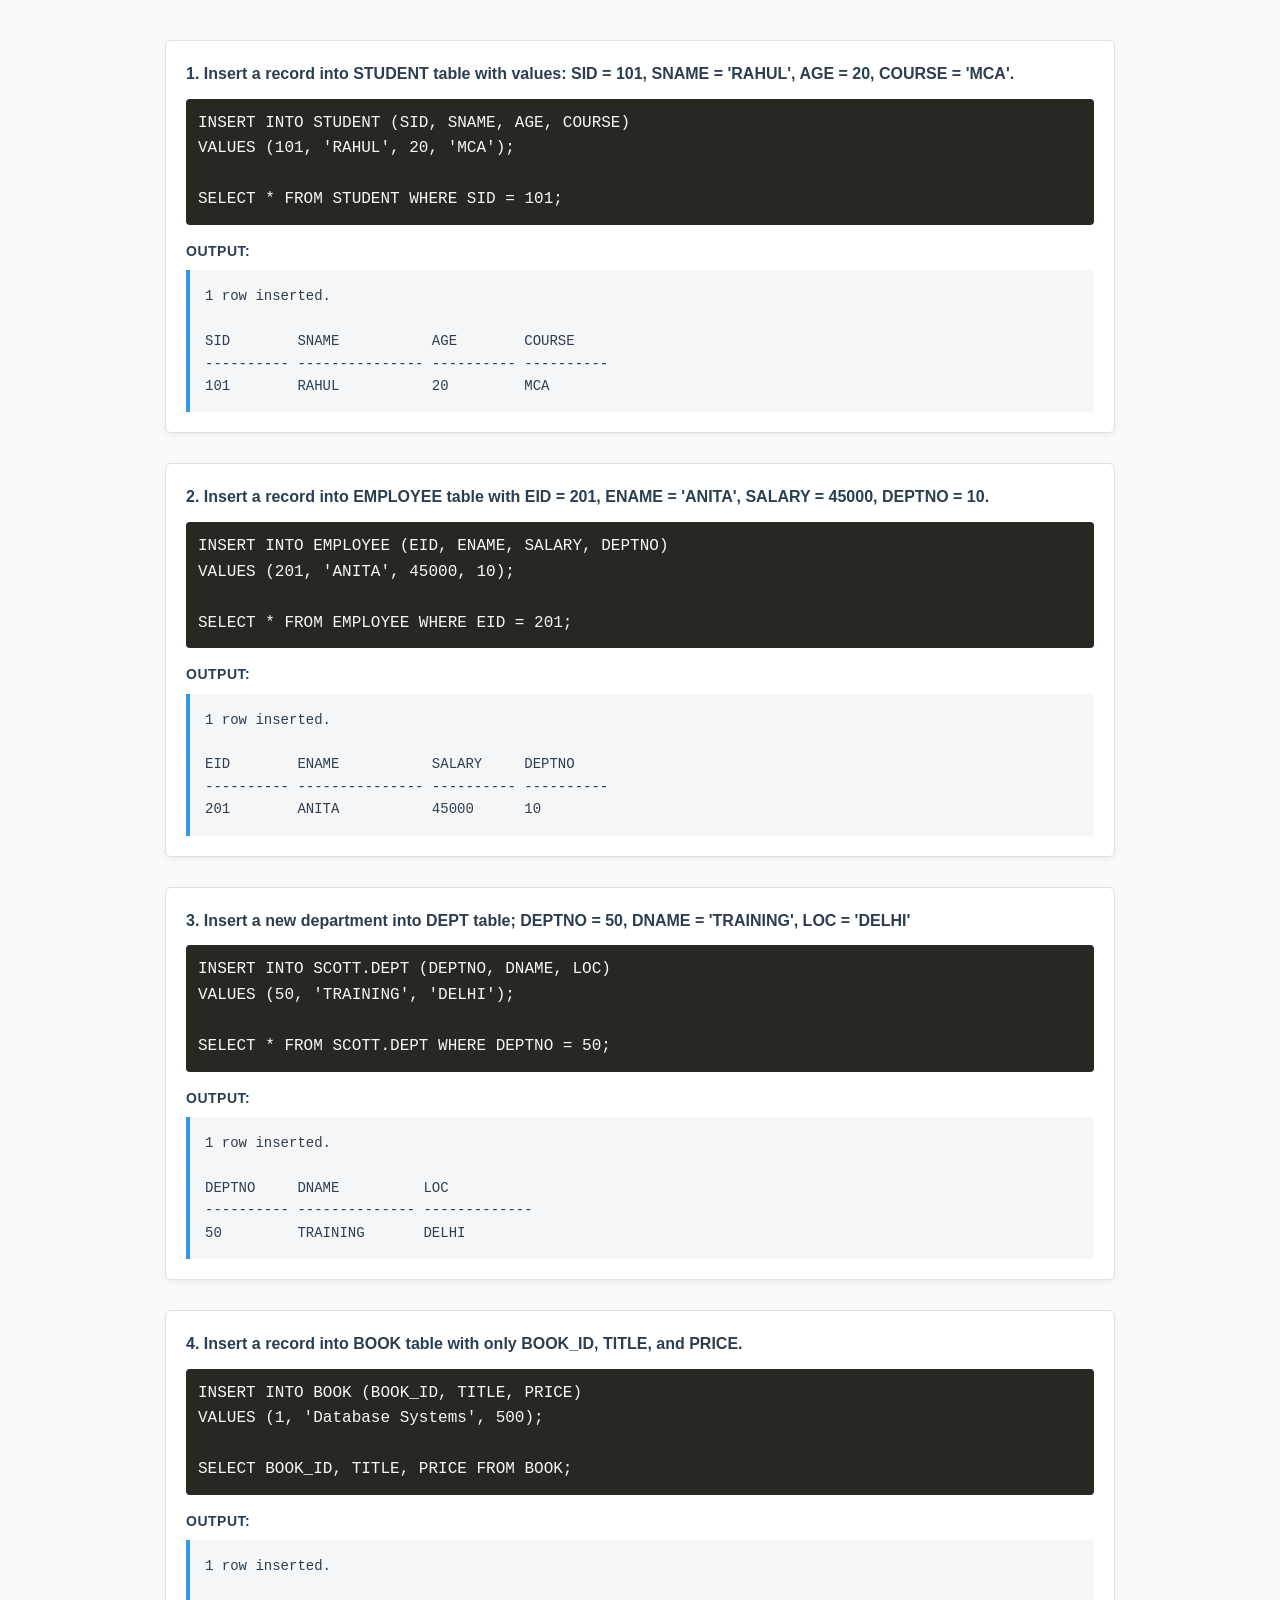
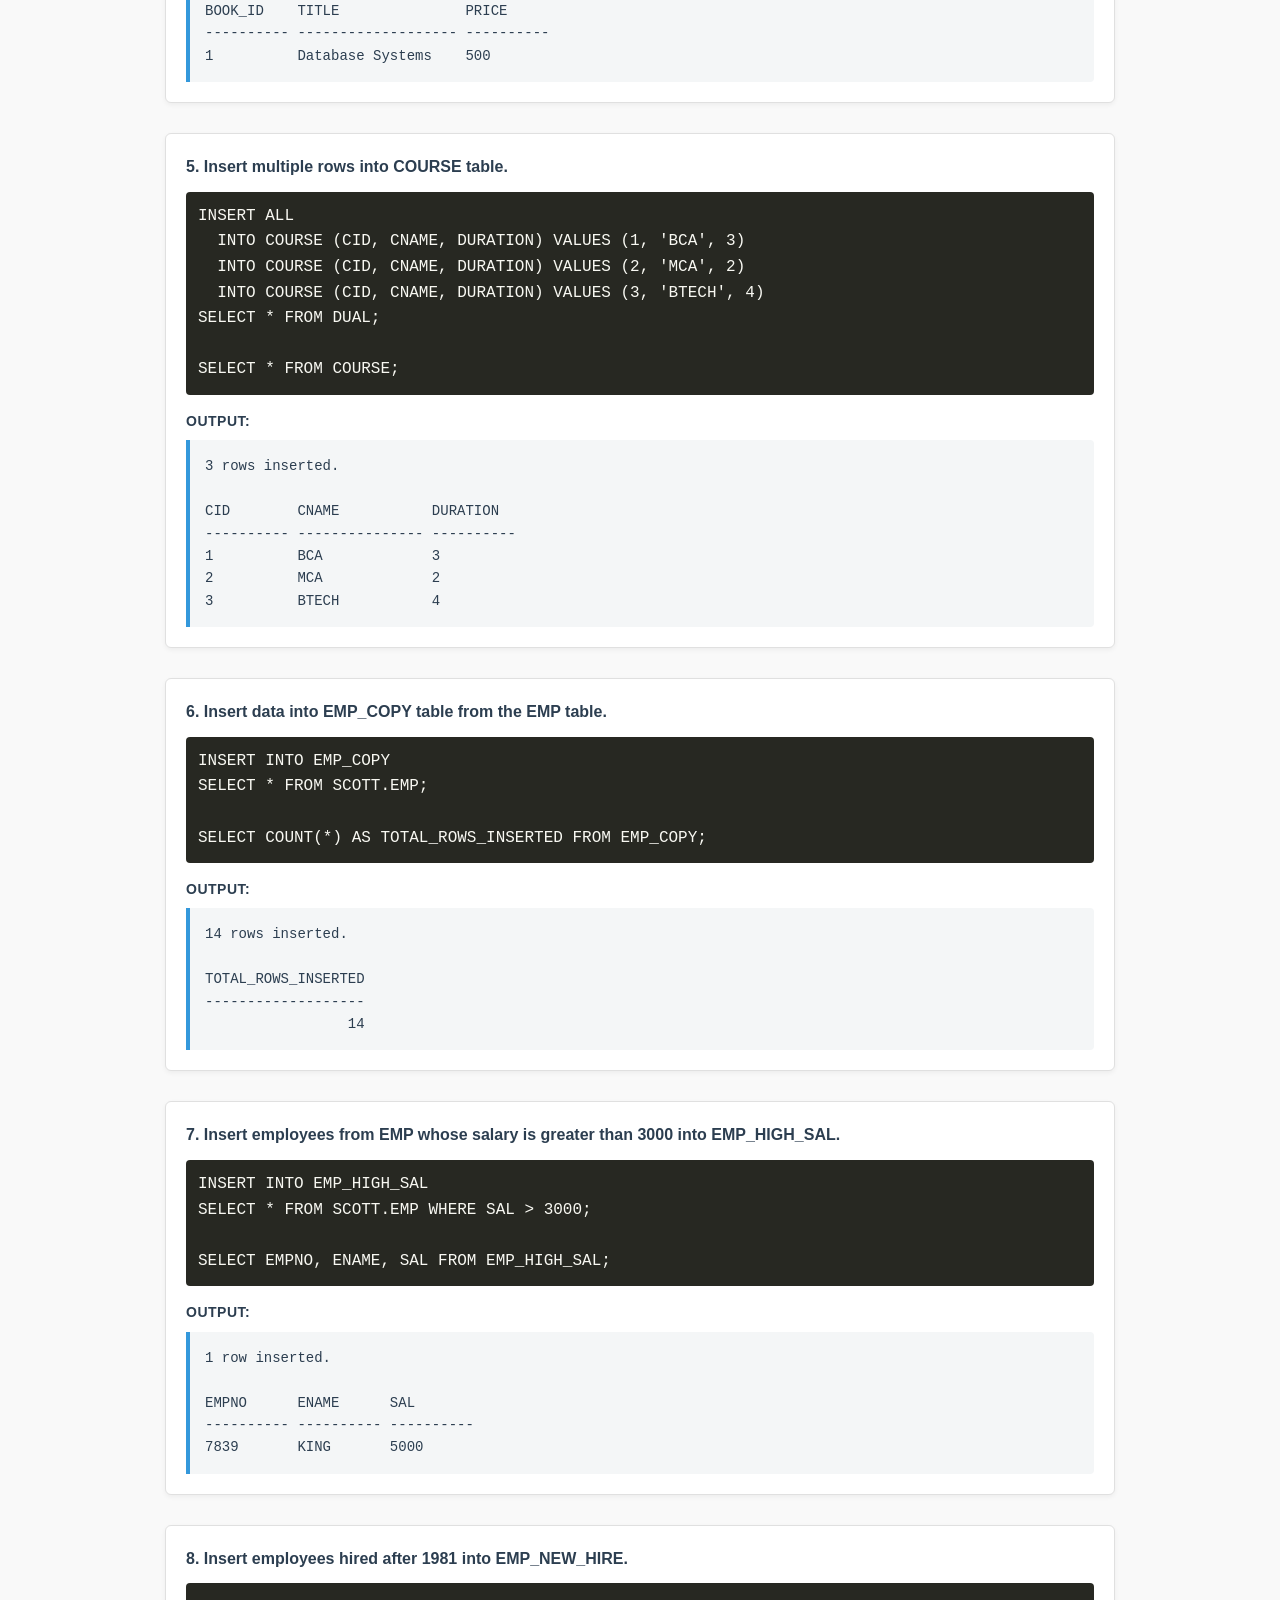
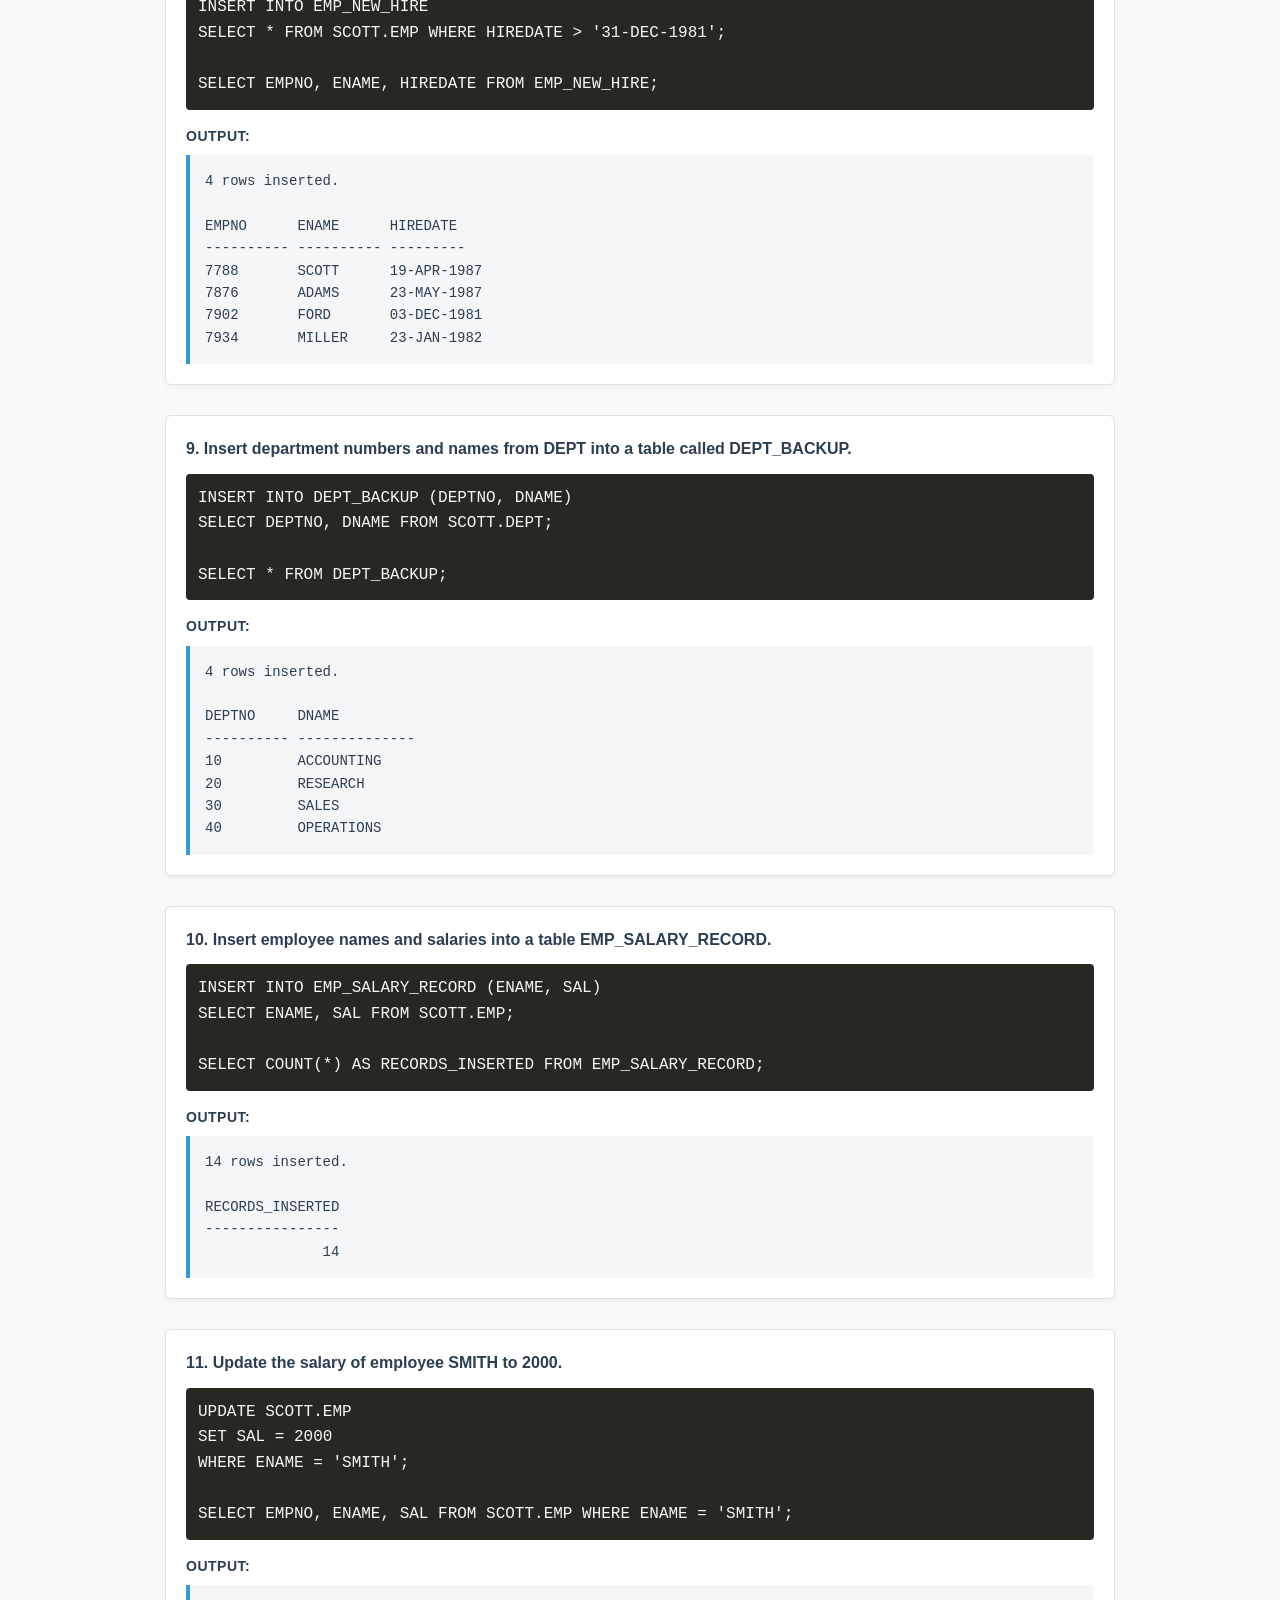
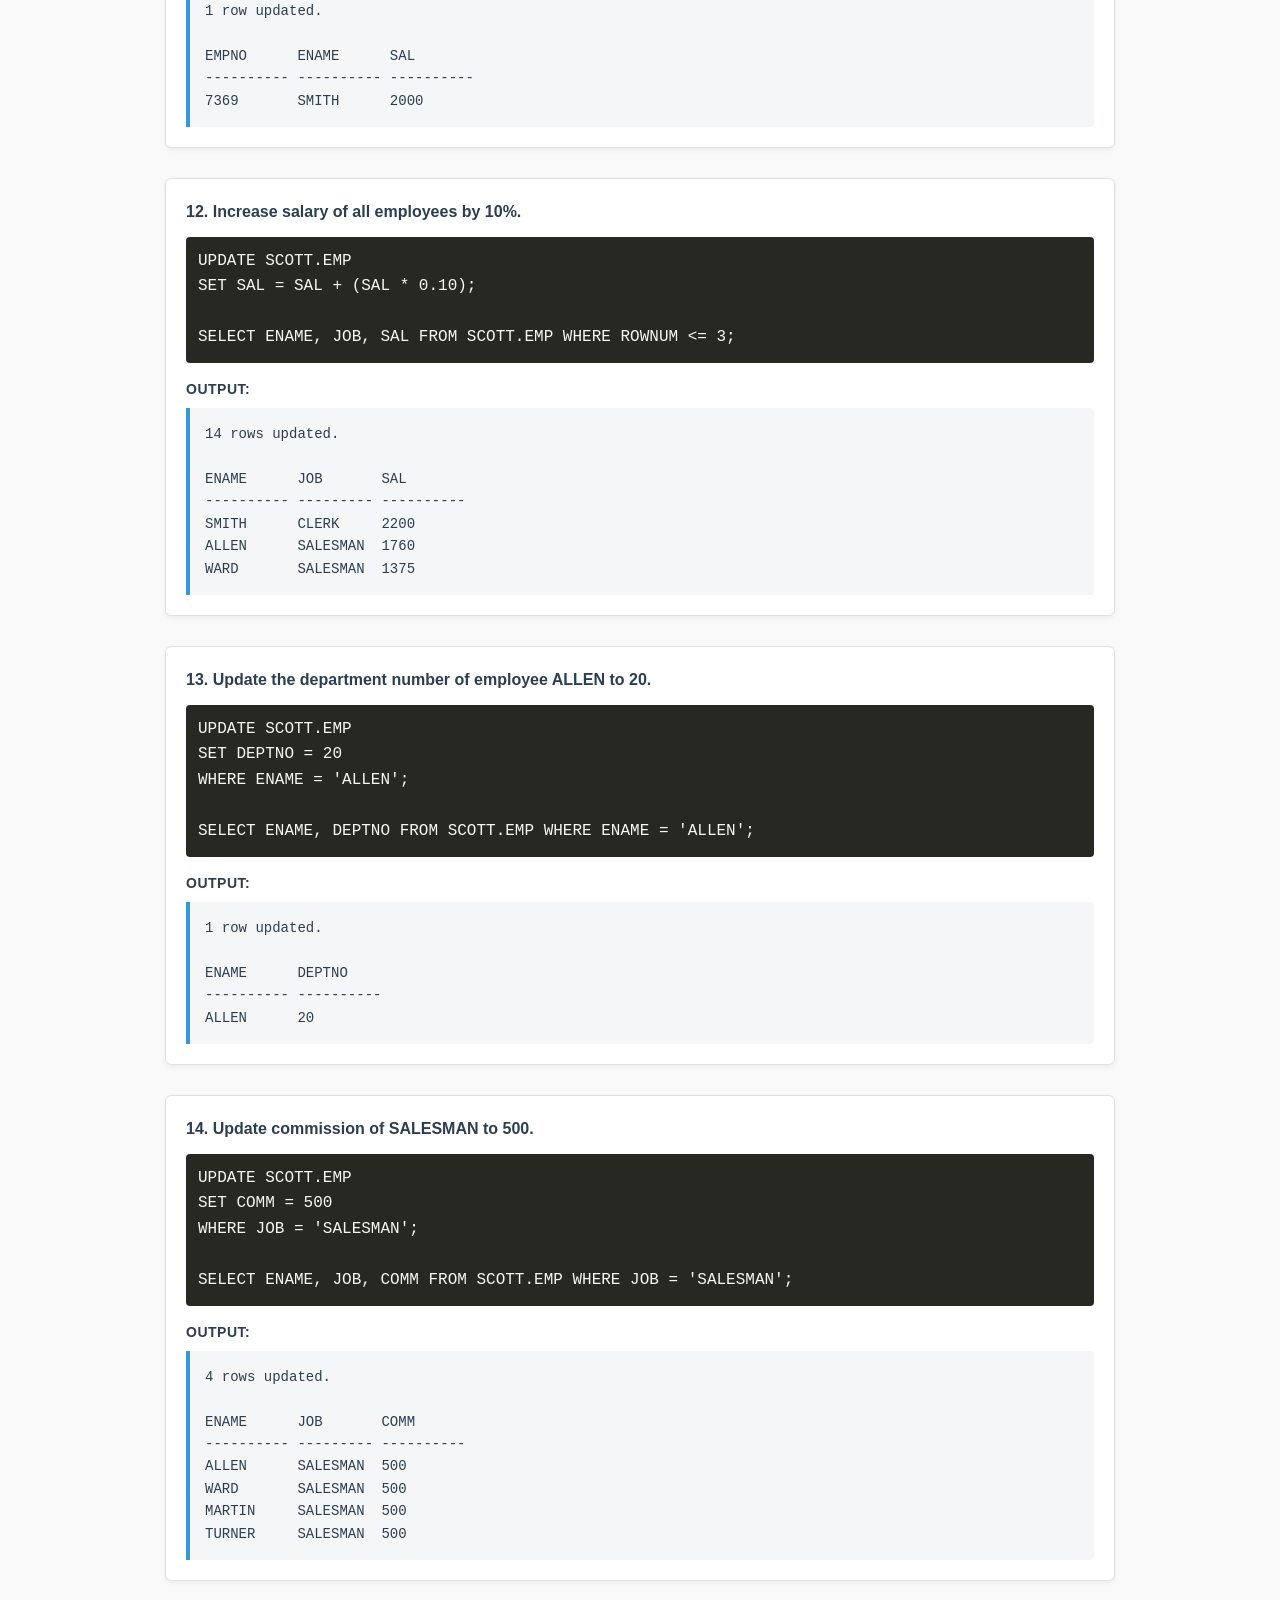
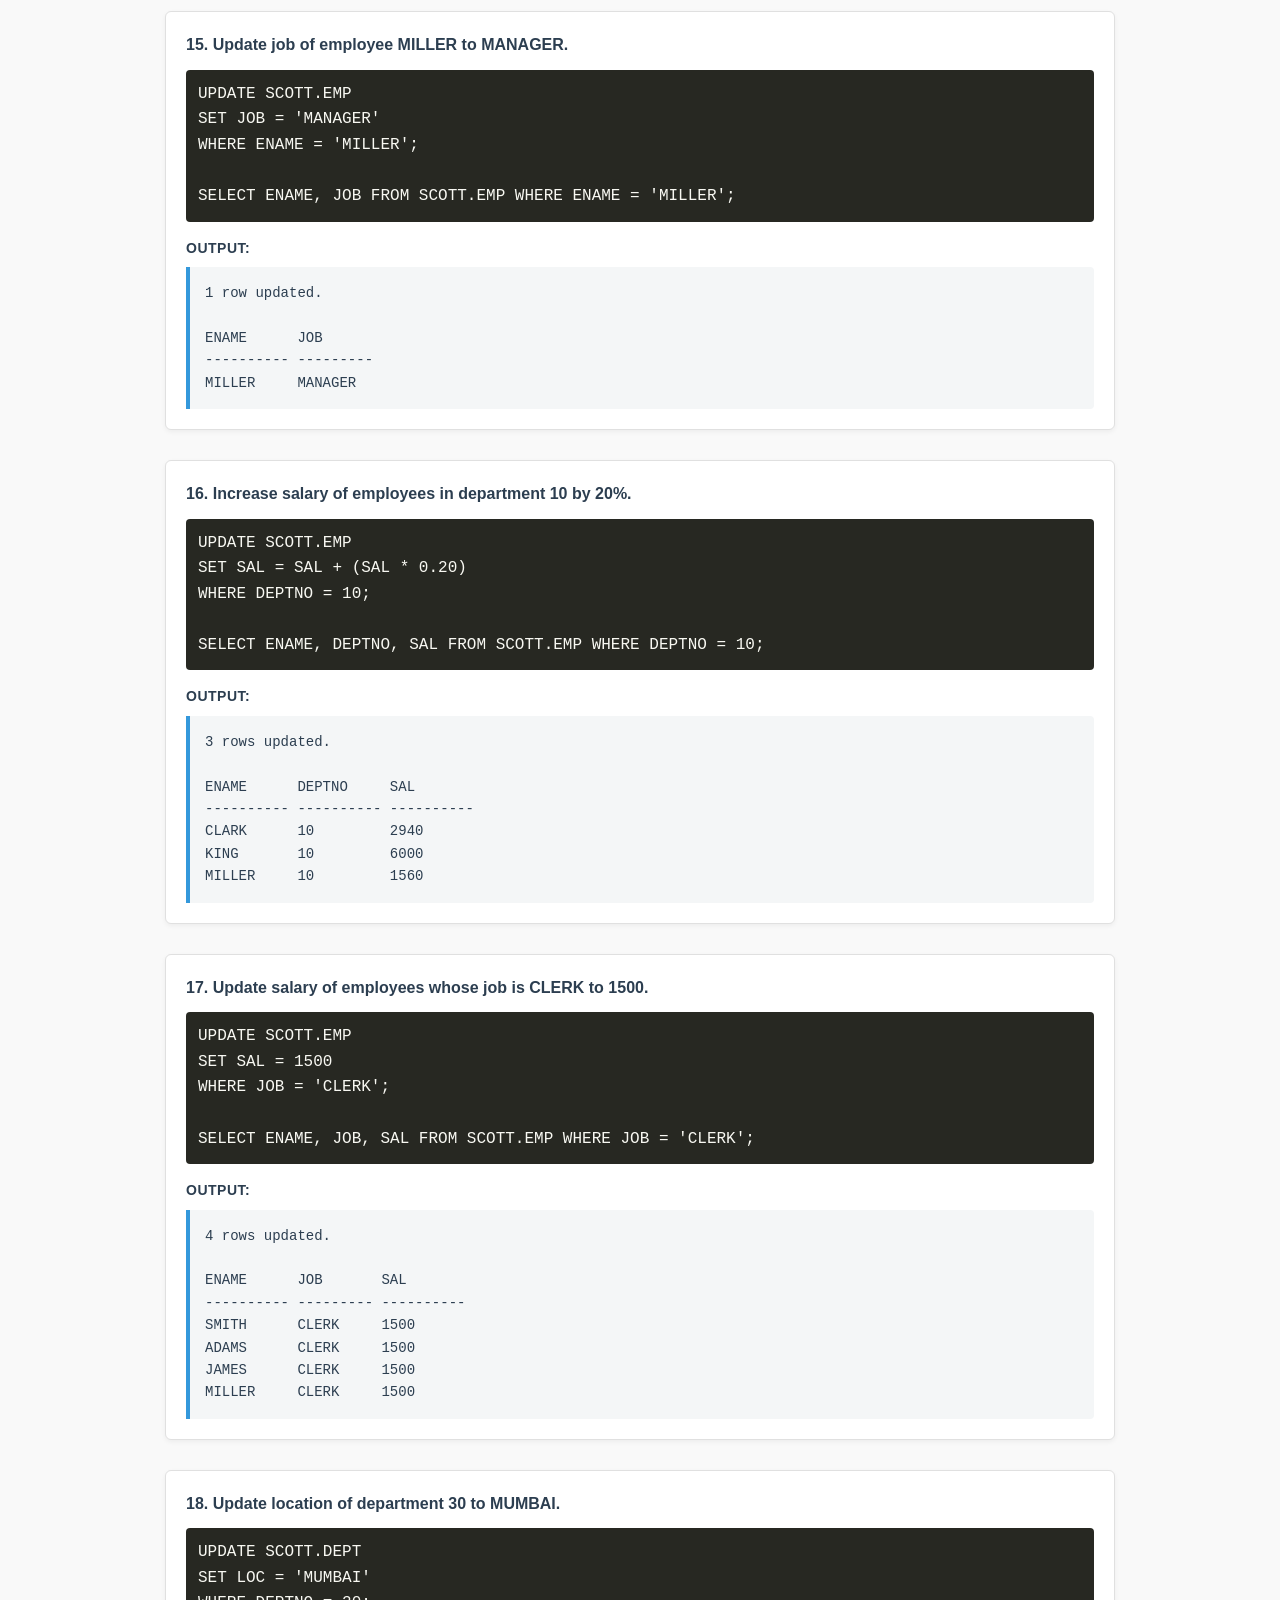
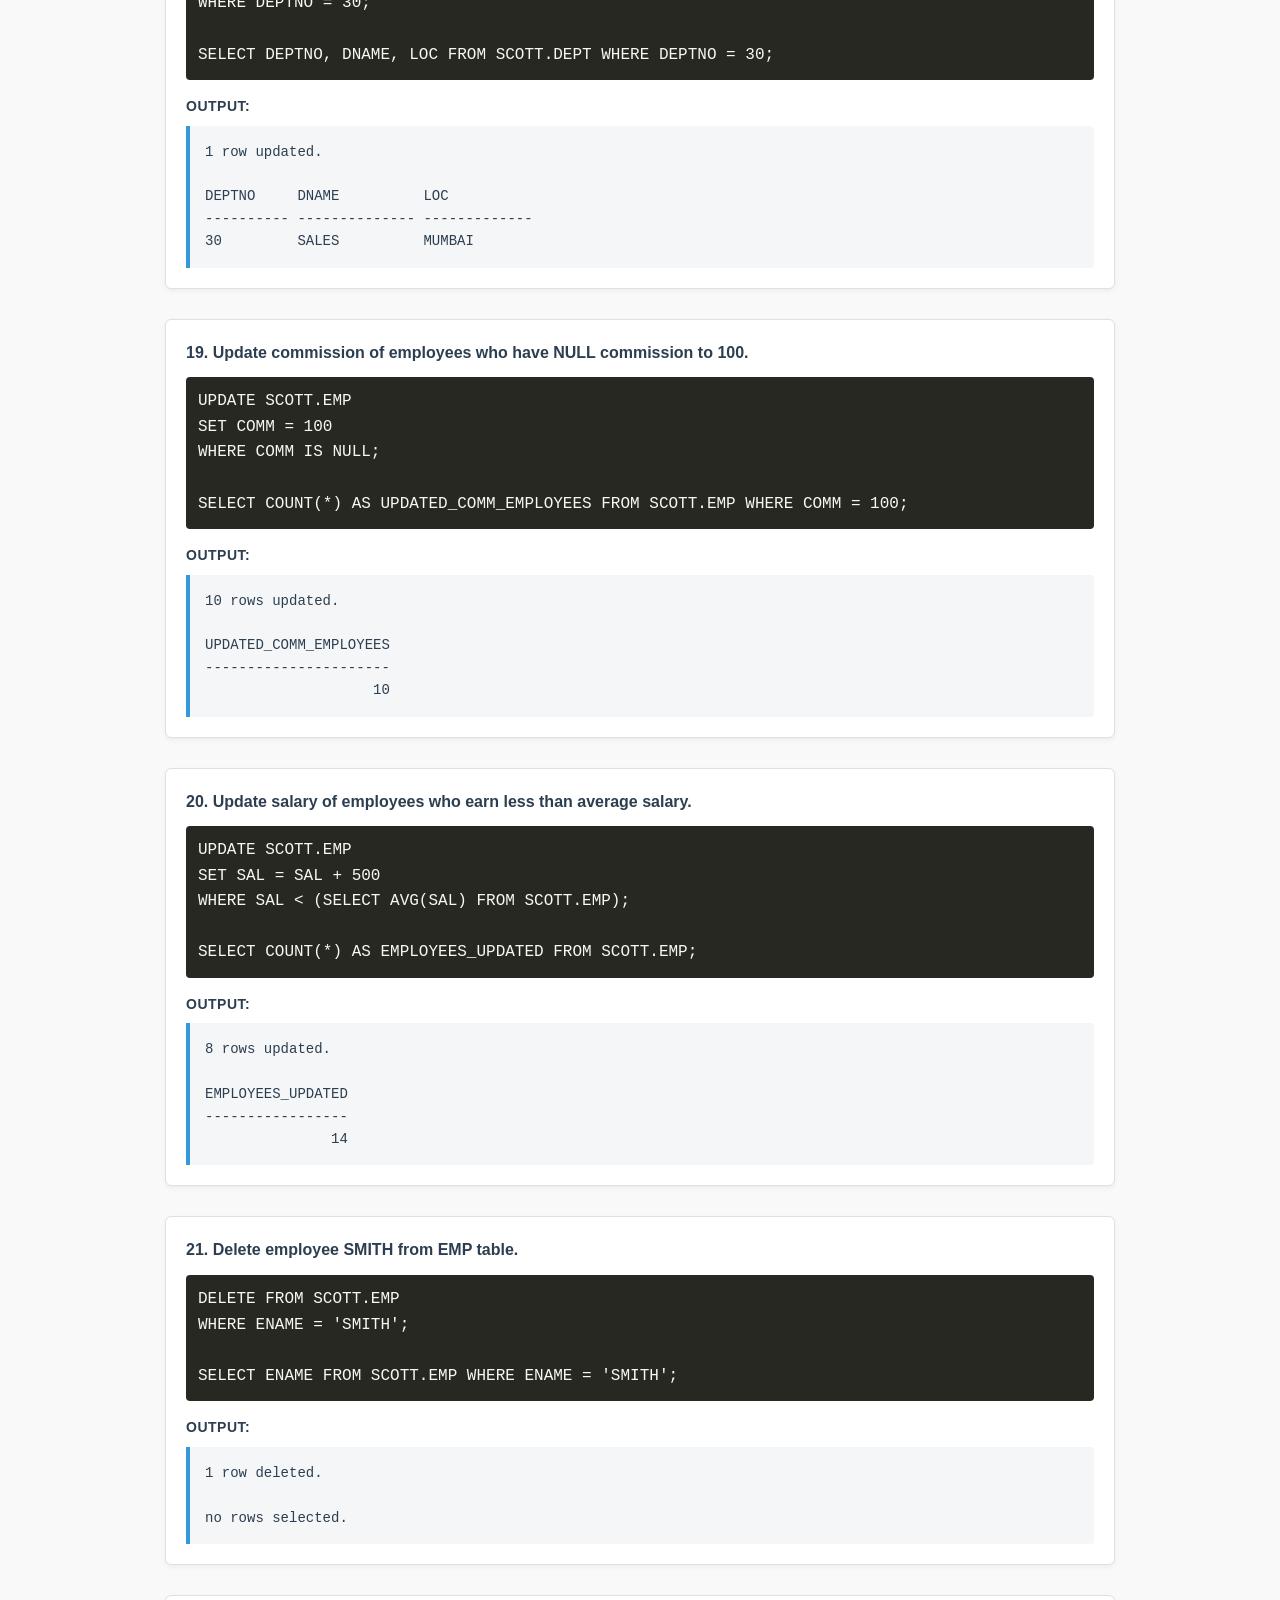
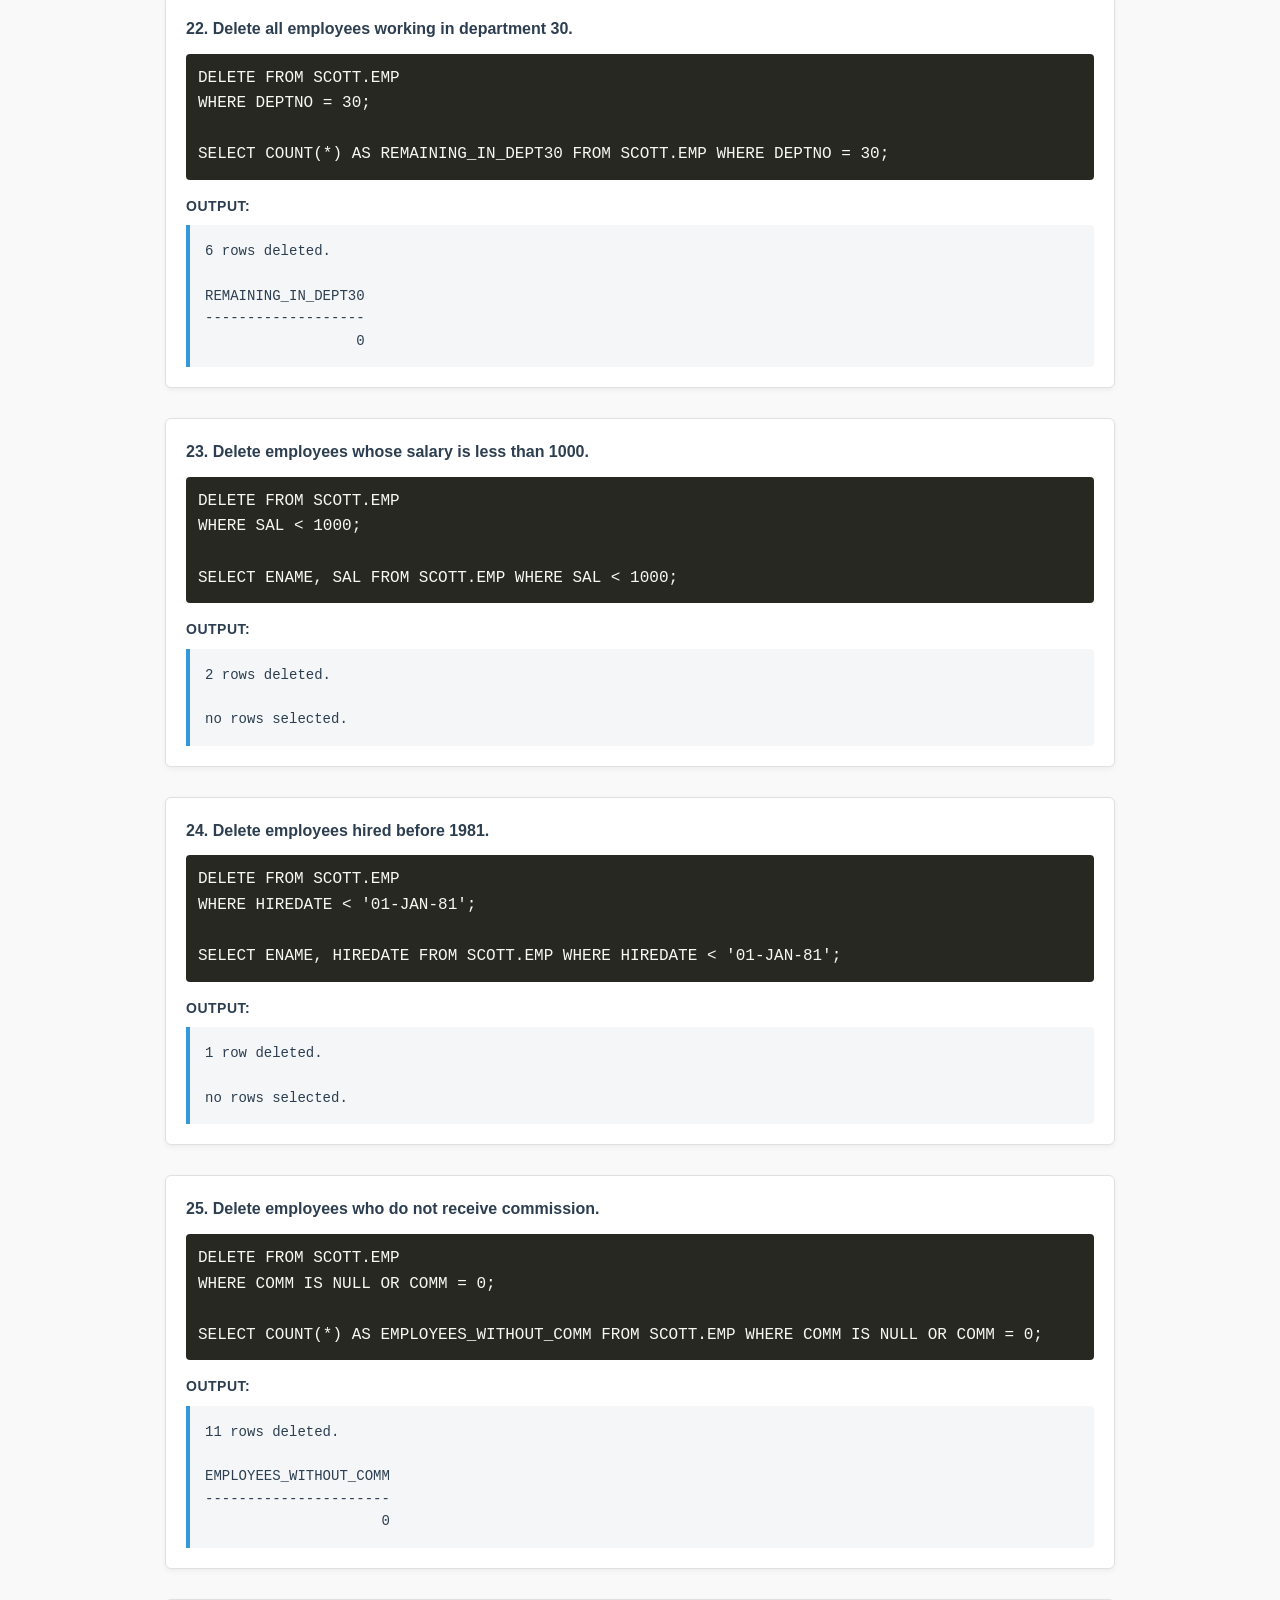
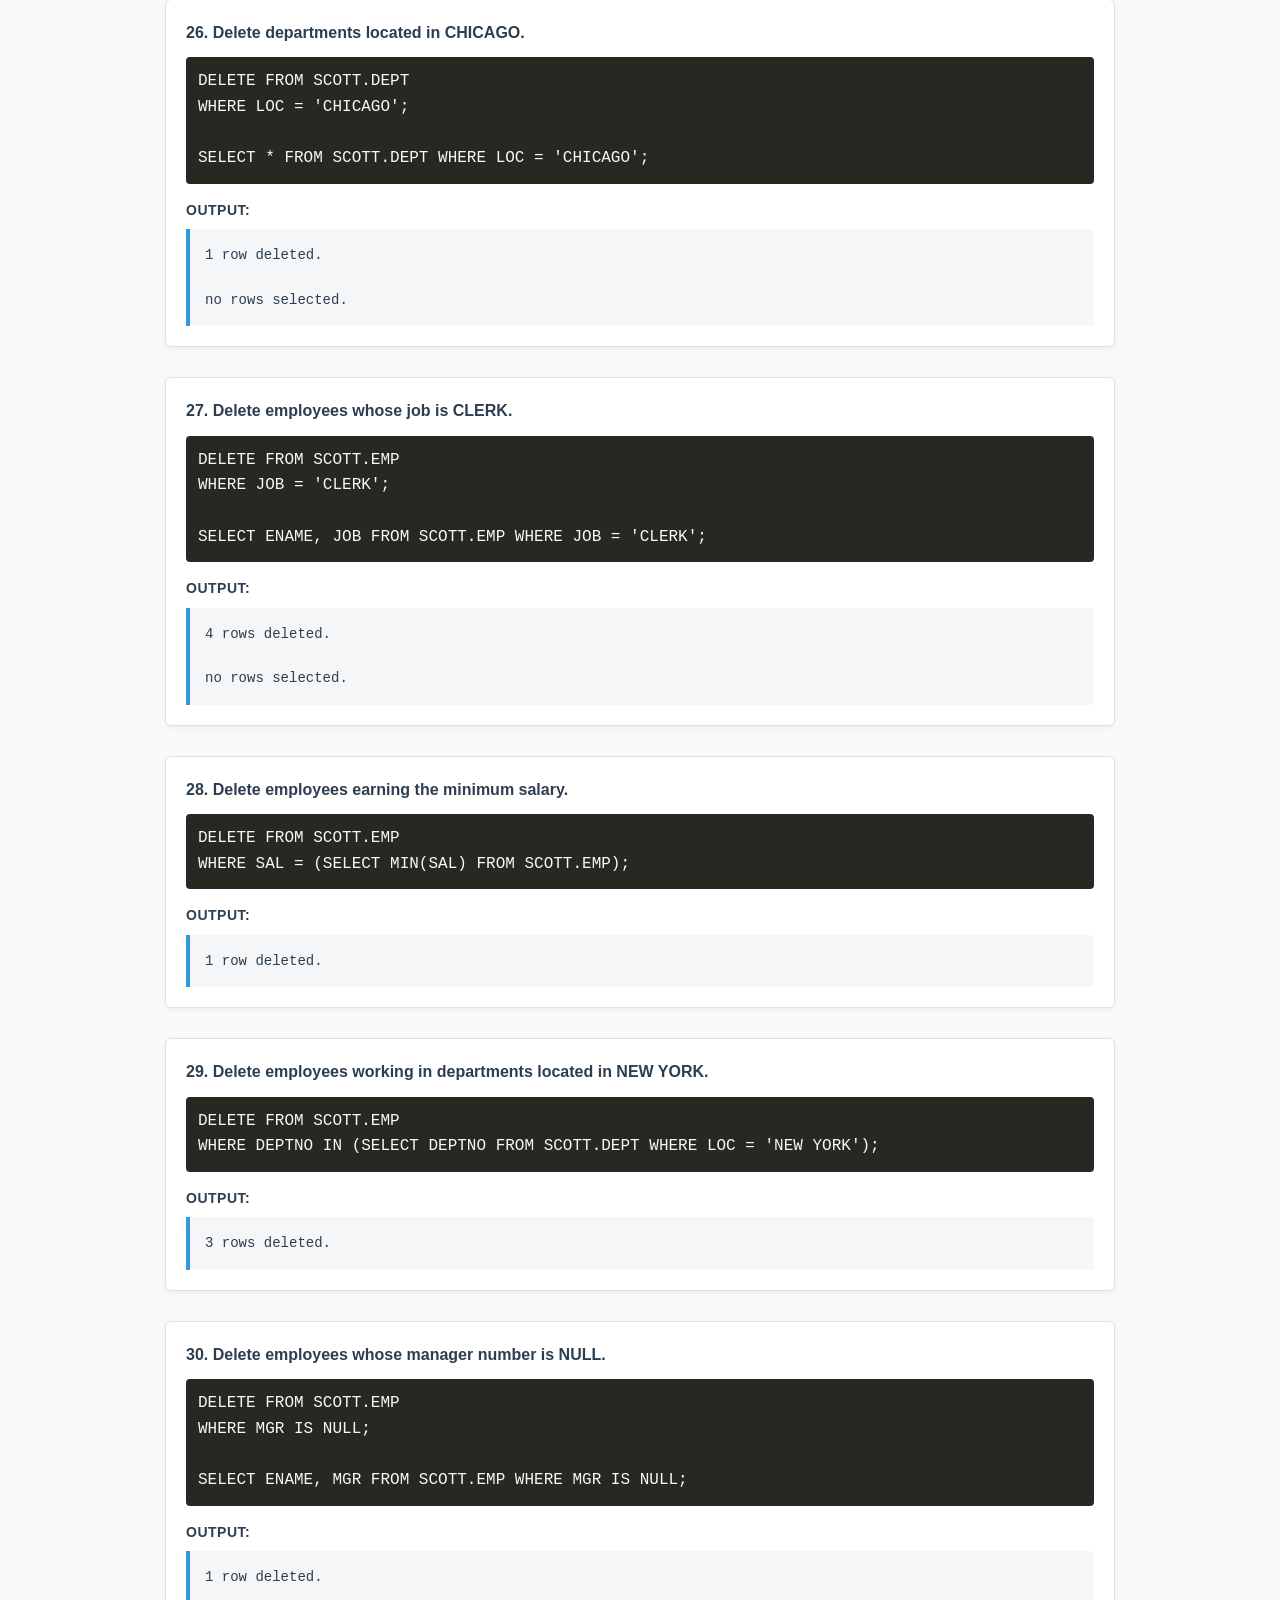
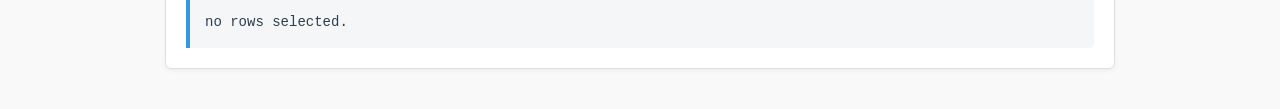
<file: DML.html>
<!DOCTYPE html>
<html lang="en">
<head>
    <meta charset="UTF-8">
    <meta name="viewport" content="width=device-width, initial-scale=1.0">
    <title>DBMS Practical File - DML Commands</title>
    <style>
        body {
            font-family: "Segoe UI", Tahoma, Geneva, Verdana, sans-serif;
            margin: 40px auto;
            max-width: 950px;
            color: #333;
            line-height: 1.6;
            background-color: #f9f9f9;
        }
        .header {
            text-align: center;
            margin-bottom: 30px;
            padding-bottom: 20px;
            border-bottom: 2px solid #2c3e50;
        }
        .header h1 {
            margin: 5px 0;
            font-size: 26px;
            color: #2c3e50;
        }
        .header h2 {
            margin: 5px 0;
            font-size: 20px;
            font-weight: normal;
        }
        .header h3 {
            margin: 5px 0;
            font-size: 18px;
            color: #555;
        }
        .student-info {
            text-align: right;
            margin-bottom: 30px;
            font-size: 16px;
        }
        .student-info p {
            margin: 2px 0;
            font-weight: 600;
        }
        .question-block {
            margin-bottom: 30px;
            padding: 20px;
            border: 1px solid #e0e0e0;
            border-radius: 6px;
            background-color: #ffffff;
            box-shadow: 0 2px 5px rgba(0,0,0,0.05);
            page-break-inside: avoid;
        }
        .question {
            font-weight: 600;
            margin-bottom: 12px;
            font-size: 16px;
            color: #2c3e50;
        }
        .query {
            background-color: #272822;
            color: #f8f8f2;
            padding: 12px;
            border-radius: 4px;
            font-family: Consolas, monospace;
            overflow-x: auto;
            margin: 0 0 15px 0;
            white-space: pre-wrap;
        }
        .output-label {
            font-weight: bold;
            font-size: 14px;
            color: #2c3e50;
            margin-bottom: 8px;
            text-transform: uppercase;
            letter-spacing: 0.5px;
        }
        .output-text {
            background-color: #f4f6f7;
            color: #2c3e50;
            padding: 15px;
            border-left: 4px solid #3498db;
            border-radius: 0 4px 4px 0;
            font-family: Consolas, monospace;
            font-size: 14px;
            margin: 0;
            white-space: pre;
            overflow-x: auto;
        }
    </style>
</head>
<body>

    

    

    <div class="question-block">
        <div class="question">1. Insert a record into STUDENT table with values: SID = 101, SNAME = 'RAHUL', AGE = 20, COURSE = 'MCA'.</div>
        <pre class="query">INSERT INTO STUDENT (SID, SNAME, AGE, COURSE) 
VALUES (101, 'RAHUL', 20, 'MCA');

SELECT * FROM STUDENT WHERE SID = 101;</pre>
        <div class="output-label">Output:</div>
        <pre class="output-text">1 row inserted.

SID        SNAME           AGE        COURSE
---------- --------------- ---------- ----------
101        RAHUL           20         MCA</pre>
    </div>

    <div class="question-block">
        <div class="question">2. Insert a record into EMPLOYEE table with EID = 201, ENAME = 'ANITA', SALARY = 45000, DEPTNO = 10.</div>
        <pre class="query">INSERT INTO EMPLOYEE (EID, ENAME, SALARY, DEPTNO) 
VALUES (201, 'ANITA', 45000, 10);

SELECT * FROM EMPLOYEE WHERE EID = 201;</pre>
        <div class="output-label">Output:</div>
        <pre class="output-text">1 row inserted.

EID        ENAME           SALARY     DEPTNO
---------- --------------- ---------- ----------
201        ANITA           45000      10</pre>
    </div>

    <div class="question-block">
        <div class="question">3. Insert a new department into DEPT table; DEPTNO = 50, DNAME = 'TRAINING', LOC = 'DELHI'</div>
        <pre class="query">INSERT INTO SCOTT.DEPT (DEPTNO, DNAME, LOC) 
VALUES (50, 'TRAINING', 'DELHI');

SELECT * FROM SCOTT.DEPT WHERE DEPTNO = 50;</pre>
        <div class="output-label">Output:</div>
        <pre class="output-text">1 row inserted.

DEPTNO     DNAME          LOC
---------- -------------- -------------
50         TRAINING       DELHI</pre>
    </div>

    <div class="question-block">
        <div class="question">4. Insert a record into BOOK table with only BOOK_ID, TITLE, and PRICE.</div>
        <pre class="query">INSERT INTO BOOK (BOOK_ID, TITLE, PRICE) 
VALUES (1, 'Database Systems', 500);

SELECT BOOK_ID, TITLE, PRICE FROM BOOK;</pre>
        <div class="output-label">Output:</div>
        <pre class="output-text">1 row inserted.

BOOK_ID    TITLE               PRICE
---------- ------------------- ----------
1          Database Systems    500</pre>
    </div>

    <div class="question-block">
        <div class="question">5. Insert multiple rows into COURSE table.</div>
        <pre class="query">INSERT ALL 
  INTO COURSE (CID, CNAME, DURATION) VALUES (1, 'BCA', 3)
  INTO COURSE (CID, CNAME, DURATION) VALUES (2, 'MCA', 2)
  INTO COURSE (CID, CNAME, DURATION) VALUES (3, 'BTECH', 4)
SELECT * FROM DUAL;

SELECT * FROM COURSE;</pre>
        <div class="output-label">Output:</div>
        <pre class="output-text">3 rows inserted.

CID        CNAME           DURATION
---------- --------------- ----------
1          BCA             3
2          MCA             2
3          BTECH           4</pre>
    </div>

    <div class="question-block">
        <div class="question">6. Insert data into EMP_COPY table from the EMP table.</div>
        <pre class="query">INSERT INTO EMP_COPY 
SELECT * FROM SCOTT.EMP;

SELECT COUNT(*) AS TOTAL_ROWS_INSERTED FROM EMP_COPY;</pre>
        <div class="output-label">Output:</div>
        <pre class="output-text">14 rows inserted.

TOTAL_ROWS_INSERTED
-------------------
                 14</pre>
    </div>

    <div class="question-block">
        <div class="question">7. Insert employees from EMP whose salary is greater than 3000 into EMP_HIGH_SAL.</div>
        <pre class="query">INSERT INTO EMP_HIGH_SAL 
SELECT * FROM SCOTT.EMP WHERE SAL > 3000;

SELECT EMPNO, ENAME, SAL FROM EMP_HIGH_SAL;</pre>
        <div class="output-label">Output:</div>
        <pre class="output-text">1 row inserted.

EMPNO      ENAME      SAL
---------- ---------- ----------
7839       KING       5000</pre>
    </div>

    <div class="question-block">
        <div class="question">8. Insert employees hired after 1981 into EMP_NEW_HIRE.</div>
        <pre class="query">INSERT INTO EMP_NEW_HIRE 
SELECT * FROM SCOTT.EMP WHERE HIREDATE > '31-DEC-1981';

SELECT EMPNO, ENAME, HIREDATE FROM EMP_NEW_HIRE;</pre>
        <div class="output-label">Output:</div>
        <pre class="output-text">4 rows inserted.

EMPNO      ENAME      HIREDATE
---------- ---------- ---------
7788       SCOTT      19-APR-1987
7876       ADAMS      23-MAY-1987
7902       FORD       03-DEC-1981
7934       MILLER     23-JAN-1982</pre>
    </div>

    <div class="question-block">
        <div class="question">9. Insert department numbers and names from DEPT into a table called DEPT_BACKUP.</div>
        <pre class="query">INSERT INTO DEPT_BACKUP (DEPTNO, DNAME) 
SELECT DEPTNO, DNAME FROM SCOTT.DEPT;

SELECT * FROM DEPT_BACKUP;</pre>
        <div class="output-label">Output:</div>
        <pre class="output-text">4 rows inserted.

DEPTNO     DNAME
---------- --------------
10         ACCOUNTING
20         RESEARCH
30         SALES
40         OPERATIONS</pre>
    </div>

    <div class="question-block">
        <div class="question">10. Insert employee names and salaries into a table EMP_SALARY_RECORD.</div>
        <pre class="query">INSERT INTO EMP_SALARY_RECORD (ENAME, SAL) 
SELECT ENAME, SAL FROM SCOTT.EMP;

SELECT COUNT(*) AS RECORDS_INSERTED FROM EMP_SALARY_RECORD;</pre>
        <div class="output-label">Output:</div>
        <pre class="output-text">14 rows inserted.

RECORDS_INSERTED
----------------
              14</pre>
    </div>

    <div class="question-block">
        <div class="question">11. Update the salary of employee SMITH to 2000.</div>
        <pre class="query">UPDATE SCOTT.EMP 
SET SAL = 2000 
WHERE ENAME = 'SMITH';

SELECT EMPNO, ENAME, SAL FROM SCOTT.EMP WHERE ENAME = 'SMITH';</pre>
        <div class="output-label">Output:</div>
        <pre class="output-text">1 row updated.

EMPNO      ENAME      SAL
---------- ---------- ----------
7369       SMITH      2000</pre>
    </div>

    <div class="question-block">
        <div class="question">12. Increase salary of all employees by 10%.</div>
        <pre class="query">UPDATE SCOTT.EMP 
SET SAL = SAL + (SAL * 0.10);

SELECT ENAME, JOB, SAL FROM SCOTT.EMP WHERE ROWNUM <= 3;</pre>
        <div class="output-label">Output:</div>
        <pre class="output-text">14 rows updated.

ENAME      JOB       SAL
---------- --------- ----------
SMITH      CLERK     2200
ALLEN      SALESMAN  1760
WARD       SALESMAN  1375</pre>
    </div>

    <div class="question-block">
        <div class="question">13. Update the department number of employee ALLEN to 20.</div>
        <pre class="query">UPDATE SCOTT.EMP 
SET DEPTNO = 20 
WHERE ENAME = 'ALLEN';

SELECT ENAME, DEPTNO FROM SCOTT.EMP WHERE ENAME = 'ALLEN';</pre>
        <div class="output-label">Output:</div>
        <pre class="output-text">1 row updated.

ENAME      DEPTNO
---------- ----------
ALLEN      20</pre>
    </div>

    <div class="question-block">
        <div class="question">14. Update commission of SALESMAN to 500.</div>
        <pre class="query">UPDATE SCOTT.EMP 
SET COMM = 500 
WHERE JOB = 'SALESMAN';

SELECT ENAME, JOB, COMM FROM SCOTT.EMP WHERE JOB = 'SALESMAN';</pre>
        <div class="output-label">Output:</div>
        <pre class="output-text">4 rows updated.

ENAME      JOB       COMM
---------- --------- ----------
ALLEN      SALESMAN  500
WARD       SALESMAN  500
MARTIN     SALESMAN  500
TURNER     SALESMAN  500</pre>
    </div>

    <div class="question-block">
        <div class="question">15. Update job of employee MILLER to MANAGER.</div>
        <pre class="query">UPDATE SCOTT.EMP 
SET JOB = 'MANAGER' 
WHERE ENAME = 'MILLER';

SELECT ENAME, JOB FROM SCOTT.EMP WHERE ENAME = 'MILLER';</pre>
        <div class="output-label">Output:</div>
        <pre class="output-text">1 row updated.

ENAME      JOB
---------- ---------
MILLER     MANAGER</pre>
    </div>

    <div class="question-block">
        <div class="question">16. Increase salary of employees in department 10 by 20%.</div>
        <pre class="query">UPDATE SCOTT.EMP 
SET SAL = SAL + (SAL * 0.20) 
WHERE DEPTNO = 10;

SELECT ENAME, DEPTNO, SAL FROM SCOTT.EMP WHERE DEPTNO = 10;</pre>
        <div class="output-label">Output:</div>
        <pre class="output-text">3 rows updated.

ENAME      DEPTNO     SAL
---------- ---------- ----------
CLARK      10         2940
KING       10         6000
MILLER     10         1560</pre>
    </div>

    <div class="question-block">
        <div class="question">17. Update salary of employees whose job is CLERK to 1500.</div>
        <pre class="query">UPDATE SCOTT.EMP 
SET SAL = 1500 
WHERE JOB = 'CLERK';

SELECT ENAME, JOB, SAL FROM SCOTT.EMP WHERE JOB = 'CLERK';</pre>
        <div class="output-label">Output:</div>
        <pre class="output-text">4 rows updated.

ENAME      JOB       SAL
---------- --------- ----------
SMITH      CLERK     1500
ADAMS      CLERK     1500
JAMES      CLERK     1500
MILLER     CLERK     1500</pre>
    </div>

    <div class="question-block">
        <div class="question">18. Update location of department 30 to MUMBAI.</div>
        <pre class="query">UPDATE SCOTT.DEPT 
SET LOC = 'MUMBAI' 
WHERE DEPTNO = 30;

SELECT DEPTNO, DNAME, LOC FROM SCOTT.DEPT WHERE DEPTNO = 30;</pre>
        <div class="output-label">Output:</div>
        <pre class="output-text">1 row updated.

DEPTNO     DNAME          LOC
---------- -------------- -------------
30         SALES          MUMBAI</pre>
    </div>

    <div class="question-block">
        <div class="question">19. Update commission of employees who have NULL commission to 100.</div>
        <pre class="query">UPDATE SCOTT.EMP 
SET COMM = 100 
WHERE COMM IS NULL;

SELECT COUNT(*) AS UPDATED_COMM_EMPLOYEES FROM SCOTT.EMP WHERE COMM = 100;</pre>
        <div class="output-label">Output:</div>
        <pre class="output-text">10 rows updated.

UPDATED_COMM_EMPLOYEES
----------------------
                    10</pre>
    </div>

    <div class="question-block">
        <div class="question">20. Update salary of employees who earn less than average salary.</div>
        <pre class="query">UPDATE SCOTT.EMP 
SET SAL = SAL + 500 
WHERE SAL < (SELECT AVG(SAL) FROM SCOTT.EMP);

SELECT COUNT(*) AS EMPLOYEES_UPDATED FROM SCOTT.EMP;</pre>
        <div class="output-label">Output:</div>
        <pre class="output-text">8 rows updated.

EMPLOYEES_UPDATED
-----------------
               14</pre>
    </div>

    <div class="question-block">
        <div class="question">21. Delete employee SMITH from EMP table.</div>
        <pre class="query">DELETE FROM SCOTT.EMP 
WHERE ENAME = 'SMITH';

SELECT ENAME FROM SCOTT.EMP WHERE ENAME = 'SMITH';</pre>
        <div class="output-label">Output:</div>
        <pre class="output-text">1 row deleted.

no rows selected.</pre>
    </div>

    <div class="question-block">
        <div class="question">22. Delete all employees working in department 30.</div>
        <pre class="query">DELETE FROM SCOTT.EMP 
WHERE DEPTNO = 30;

SELECT COUNT(*) AS REMAINING_IN_DEPT30 FROM SCOTT.EMP WHERE DEPTNO = 30;</pre>
        <div class="output-label">Output:</div>
        <pre class="output-text">6 rows deleted.

REMAINING_IN_DEPT30
-------------------
                  0</pre>
    </div>

    <div class="question-block">
        <div class="question">23. Delete employees whose salary is less than 1000.</div>
        <pre class="query">DELETE FROM SCOTT.EMP 
WHERE SAL < 1000;

SELECT ENAME, SAL FROM SCOTT.EMP WHERE SAL < 1000;</pre>
        <div class="output-label">Output:</div>
        <pre class="output-text">2 rows deleted.

no rows selected.</pre>
    </div>

    <div class="question-block">
        <div class="question">24. Delete employees hired before 1981.</div>
        <pre class="query">DELETE FROM SCOTT.EMP 
WHERE HIREDATE < '01-JAN-81';

SELECT ENAME, HIREDATE FROM SCOTT.EMP WHERE HIREDATE < '01-JAN-81';</pre>
        <div class="output-label">Output:</div>
        <pre class="output-text">1 row deleted.

no rows selected.</pre>
    </div>

    <div class="question-block">
        <div class="question">25. Delete employees who do not receive commission.</div>
        <pre class="query">DELETE FROM SCOTT.EMP 
WHERE COMM IS NULL OR COMM = 0;

SELECT COUNT(*) AS EMPLOYEES_WITHOUT_COMM FROM SCOTT.EMP WHERE COMM IS NULL OR COMM = 0;</pre>
        <div class="output-label">Output:</div>
        <pre class="output-text">11 rows deleted.

EMPLOYEES_WITHOUT_COMM
----------------------
                     0</pre>
    </div>

    <div class="question-block">
        <div class="question">26. Delete departments located in CHICAGO.</div>
        <pre class="query">DELETE FROM SCOTT.DEPT 
WHERE LOC = 'CHICAGO';

SELECT * FROM SCOTT.DEPT WHERE LOC = 'CHICAGO';</pre>
        <div class="output-label">Output:</div>
        <pre class="output-text">1 row deleted.

no rows selected.</pre>
    </div>

    <div class="question-block">
        <div class="question">27. Delete employees whose job is CLERK.</div>
        <pre class="query">DELETE FROM SCOTT.EMP 
WHERE JOB = 'CLERK';

SELECT ENAME, JOB FROM SCOTT.EMP WHERE JOB = 'CLERK';</pre>
        <div class="output-label">Output:</div>
        <pre class="output-text">4 rows deleted.

no rows selected.</pre>
    </div>

    <div class="question-block">
        <div class="question">28. Delete employees earning the minimum salary.</div>
        <pre class="query">DELETE FROM SCOTT.EMP 
WHERE SAL = (SELECT MIN(SAL) FROM SCOTT.EMP);</pre>
        <div class="output-label">Output:</div>
        <pre class="output-text">1 row deleted.</pre>
    </div>

    <div class="question-block">
        <div class="question">29. Delete employees working in departments located in NEW YORK.</div>
        <pre class="query">DELETE FROM SCOTT.EMP 
WHERE DEPTNO IN (SELECT DEPTNO FROM SCOTT.DEPT WHERE LOC = 'NEW YORK');</pre>
        <div class="output-label">Output:</div>
        <pre class="output-text">3 rows deleted.</pre>
    </div>

    <div class="question-block">
        <div class="question">30. Delete employees whose manager number is NULL.</div>
        <pre class="query">DELETE FROM SCOTT.EMP 
WHERE MGR IS NULL;

SELECT ENAME, MGR FROM SCOTT.EMP WHERE MGR IS NULL;</pre>
        <div class="output-label">Output:</div>
        <pre class="output-text">1 row deleted.

no rows selected.</pre>
    </div>

</body>
</html>
</file>
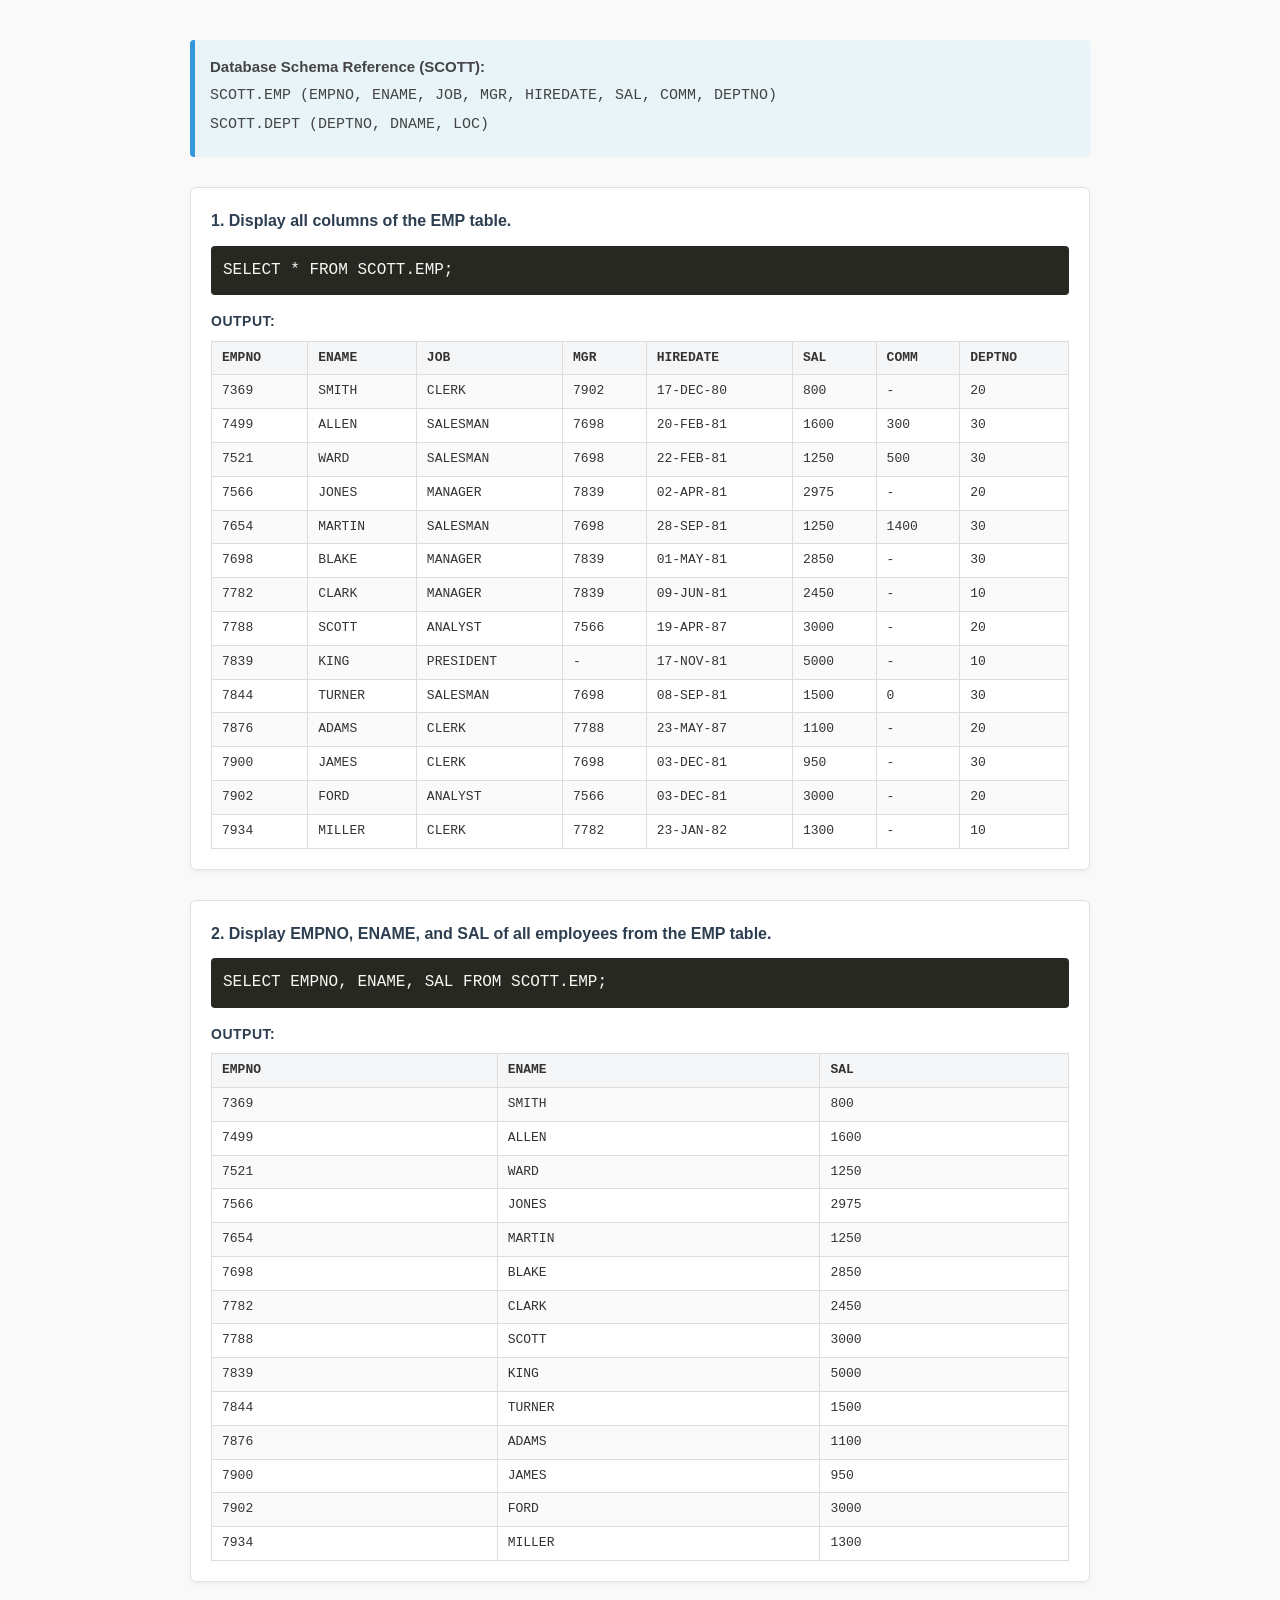
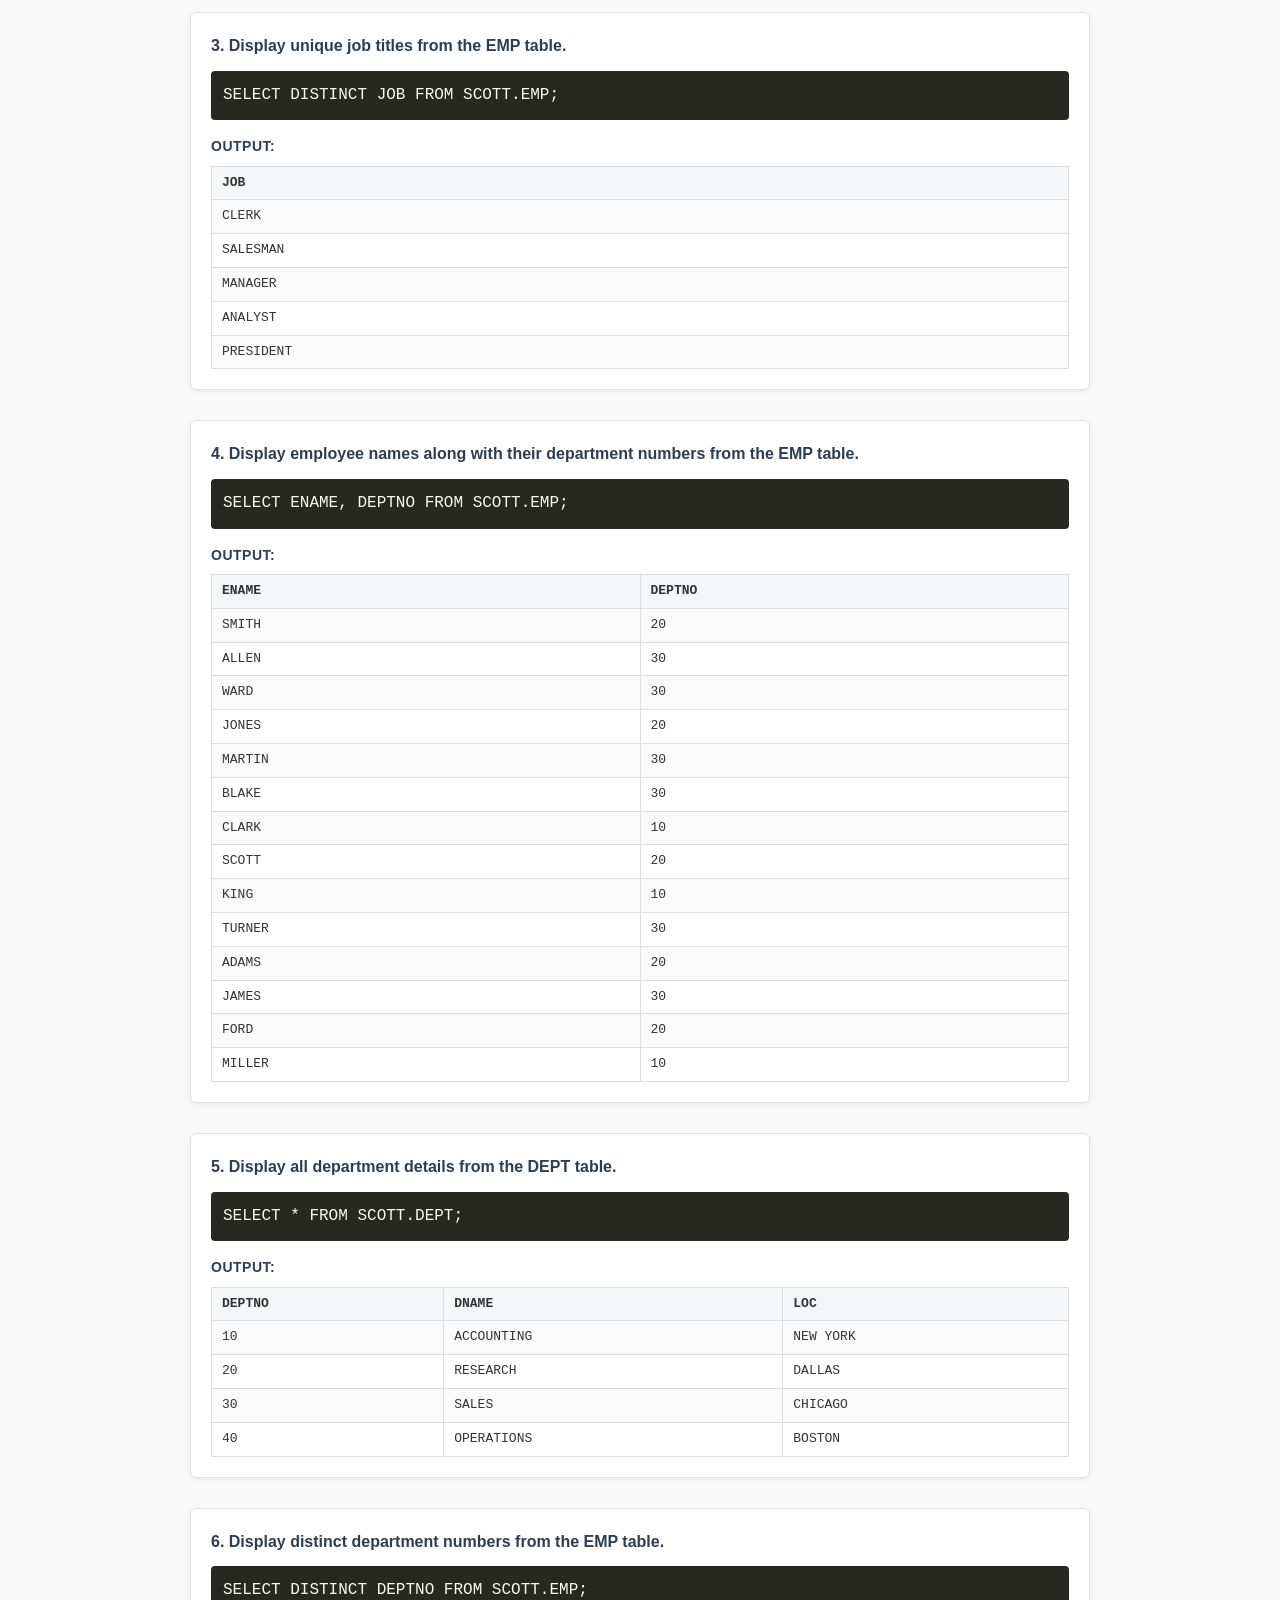
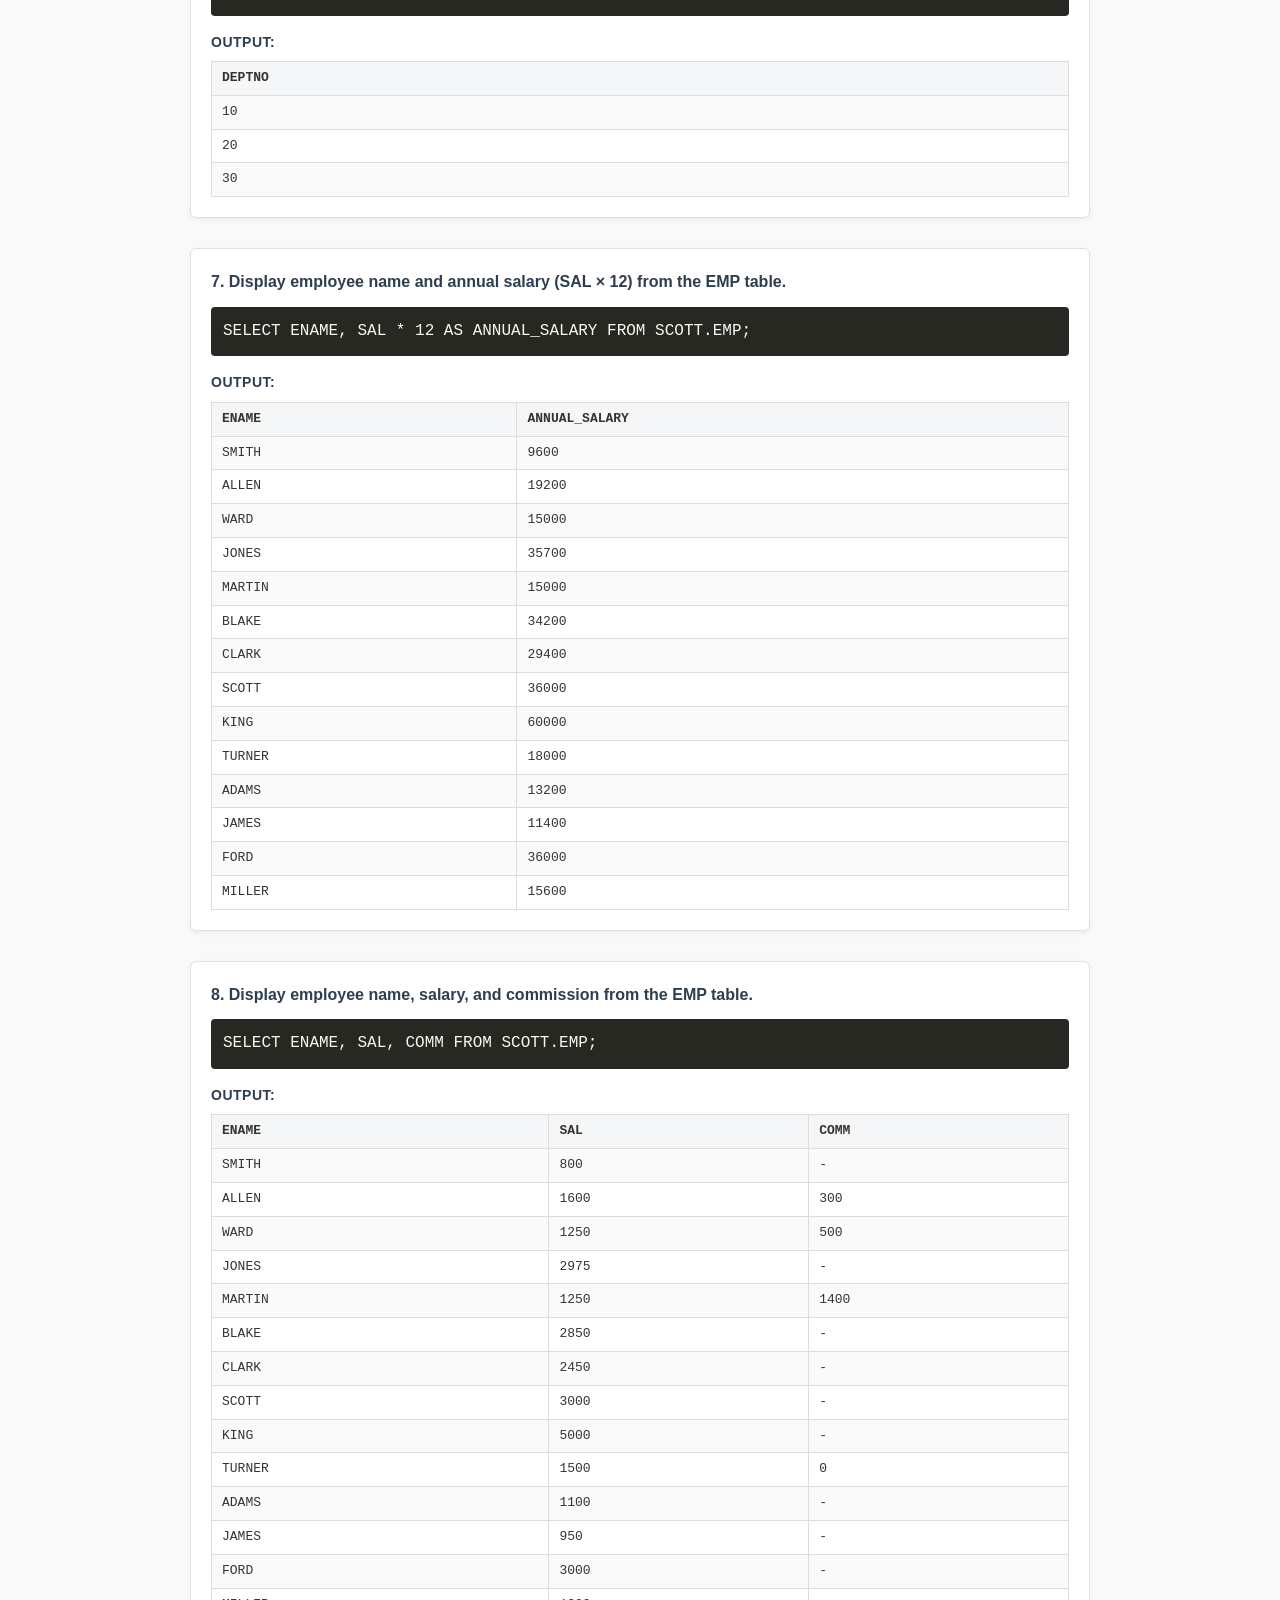
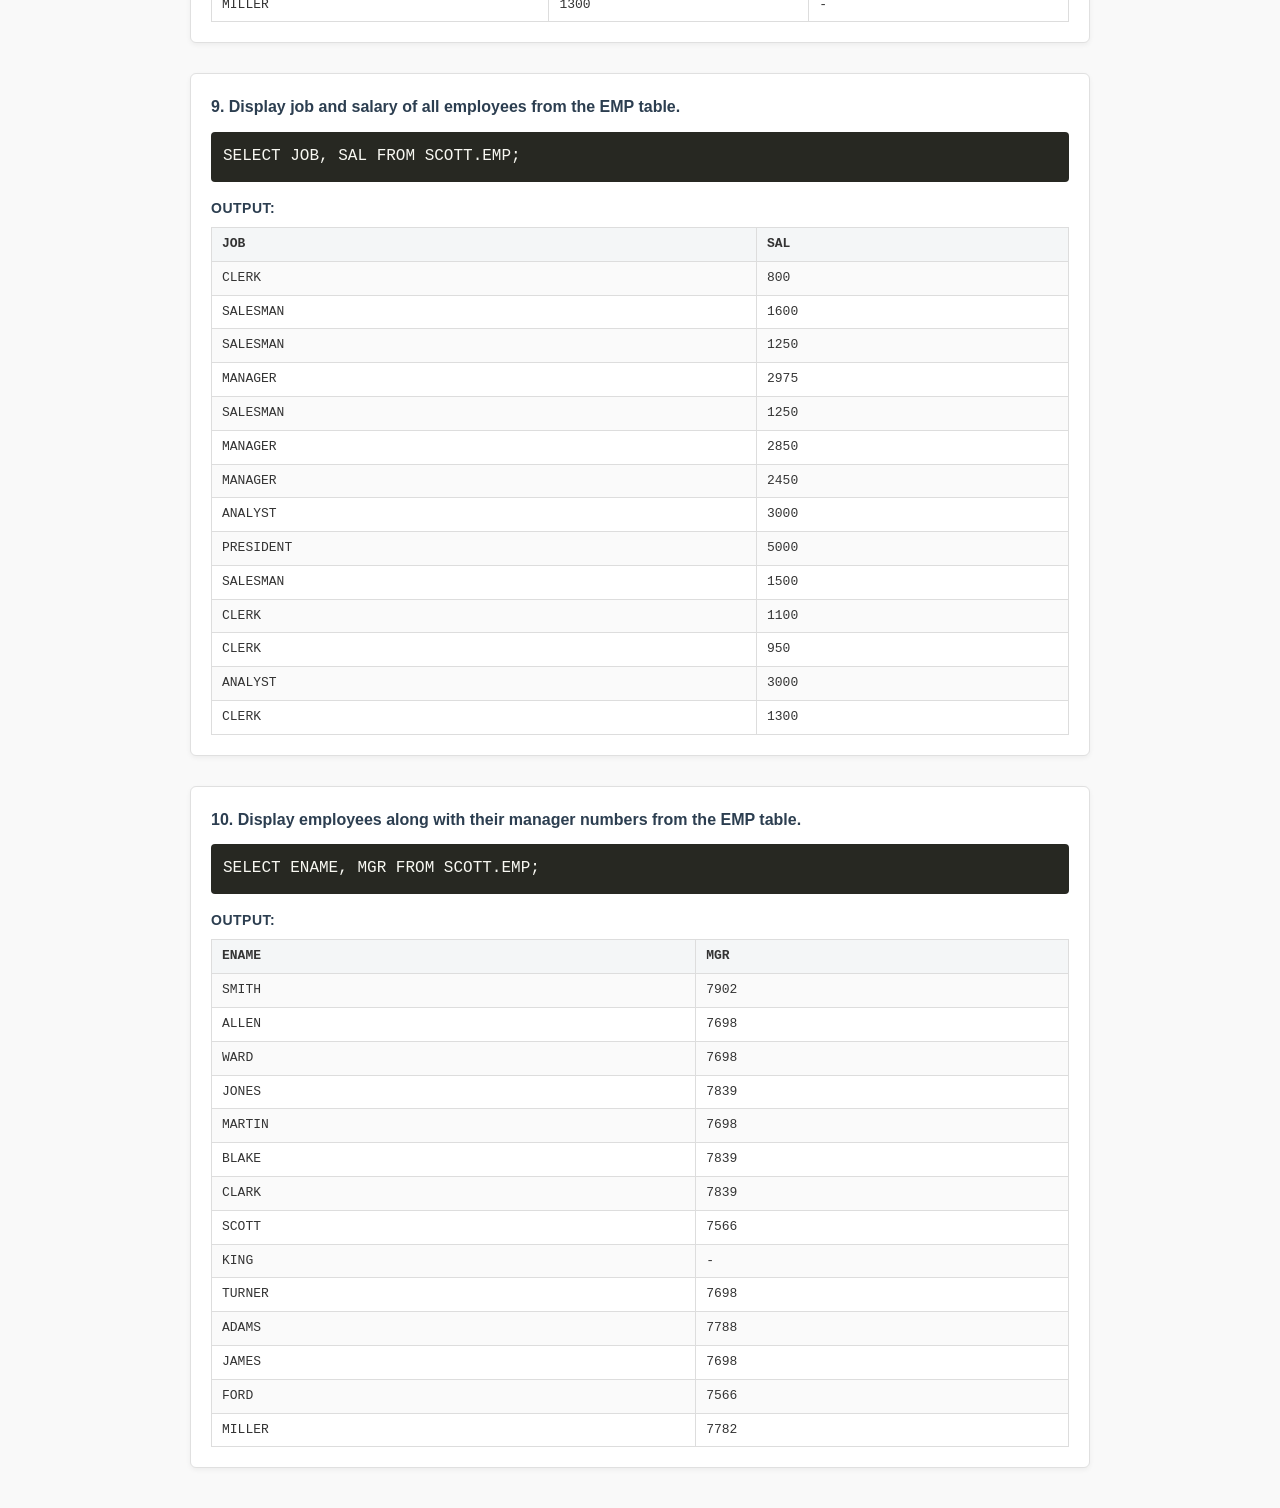
<file: DQL.html>
<!DOCTYPE html>
<html lang="en">
<head>
    <meta charset="UTF-8">
    <meta name="viewport" content="width=device-width, initial-scale=1.0">
    <title>DBMS Practical File - DQL Select (SCOTT Schema)</title>
    <style>
        body {
            font-family: "Segoe UI", Tahoma, Geneva, Verdana, sans-serif;
            margin: 40px auto;
            max-width: 900px;
            color: #333;
            line-height: 1.6;
            background-color: #f9f9f9;
        }
        .header {
            text-align: center;
            margin-bottom: 30px;
            padding-bottom: 20px;
            border-bottom: 2px solid #2c3e50;
        }
        .header h1 {
            margin: 5px 0;
            font-size: 26px;
            color: #2c3e50;
        }
        .header h2 {
            margin: 5px 0;
            font-size: 20px;
            font-weight: normal;
        }
        .header h3 {
            margin: 5px 0;
            font-size: 18px;
            color: #555;
        }
        .student-info {
            text-align: right;
            margin-bottom: 30px;
            font-size: 16px;
        }
        .student-info p {
            margin: 2px 0;
            font-weight: 600;
        }
        .schema {
            font-size: 15px;
            color: #444;
            margin-bottom: 30px;
            padding: 15px;
            background: #e8f4f8;
            border-left: 5px solid #3498db;
            border-radius: 4px;
        }
        .schema p {
            margin: 5px 0;
            font-family: Consolas, monospace;
        }
        .question-block {
            margin-bottom: 30px;
            padding: 20px;
            border: 1px solid #e0e0e0;
            border-radius: 6px;
            background-color: #ffffff;
            box-shadow: 0 2px 5px rgba(0,0,0,0.05);
        }
        .question {
            font-weight: 600;
            margin-bottom: 12px;
            font-size: 16px;
            color: #2c3e50;
        }
        .query {
            background-color: #272822;
            color: #f8f8f2;
            padding: 12px;
            border-radius: 4px;
            font-family: Consolas, monospace;
            overflow-x: auto;
            margin: 0 0 15px 0;
        }
        .output-label {
            font-weight: bold;
            font-size: 14px;
            color: #2c3e50;
            margin-bottom: 8px;
            text-transform: uppercase;
            letter-spacing: 0.5px;
        }
        .output-table {
            width: 100%;
            border-collapse: collapse;
            font-size: 13px;
            font-family: Consolas, monospace;
        }
        .output-table th, .output-table td {
            border: 1px solid #ddd;
            padding: 6px 10px;
            text-align: left;
        }
        .output-table th {
            background-color: #f4f6f7;
            color: #333;
            font-weight: 600;
        }
        .output-table tr:nth-child(even) {
            background-color: #fafafa;
        }
        .output-table tr:hover {
            background-color: #f0f0f0;
        }
    </style>
</head>
<body>

    

    

    <div class="schema">
        <strong>Database Schema Reference (SCOTT):</strong>
        <p>SCOTT.EMP (EMPNO, ENAME, JOB, MGR, HIREDATE, SAL, COMM, DEPTNO)</p>
        <p>SCOTT.DEPT (DEPTNO, DNAME, LOC)</p>
    </div>

    <div class="question-block">
        <div class="question">1. Display all columns of the EMP table.</div>
        <pre class="query">SELECT * FROM SCOTT.EMP;</pre>
        <div class="output-label">Output:</div>
        <table class="output-table">
            <tr><th>EMPNO</th><th>ENAME</th><th>JOB</th><th>MGR</th><th>HIREDATE</th><th>SAL</th><th>COMM</th><th>DEPTNO</th></tr>
            <tr><td>7369</td><td>SMITH</td><td>CLERK</td><td>7902</td><td>17-DEC-80</td><td>800</td><td>-</td><td>20</td></tr>
            <tr><td>7499</td><td>ALLEN</td><td>SALESMAN</td><td>7698</td><td>20-FEB-81</td><td>1600</td><td>300</td><td>30</td></tr>
            <tr><td>7521</td><td>WARD</td><td>SALESMAN</td><td>7698</td><td>22-FEB-81</td><td>1250</td><td>500</td><td>30</td></tr>
            <tr><td>7566</td><td>JONES</td><td>MANAGER</td><td>7839</td><td>02-APR-81</td><td>2975</td><td>-</td><td>20</td></tr>
            <tr><td>7654</td><td>MARTIN</td><td>SALESMAN</td><td>7698</td><td>28-SEP-81</td><td>1250</td><td>1400</td><td>30</td></tr>
            <tr><td>7698</td><td>BLAKE</td><td>MANAGER</td><td>7839</td><td>01-MAY-81</td><td>2850</td><td>-</td><td>30</td></tr>
            <tr><td>7782</td><td>CLARK</td><td>MANAGER</td><td>7839</td><td>09-JUN-81</td><td>2450</td><td>-</td><td>10</td></tr>
            <tr><td>7788</td><td>SCOTT</td><td>ANALYST</td><td>7566</td><td>19-APR-87</td><td>3000</td><td>-</td><td>20</td></tr>
            <tr><td>7839</td><td>KING</td><td>PRESIDENT</td><td>-</td><td>17-NOV-81</td><td>5000</td><td>-</td><td>10</td></tr>
            <tr><td>7844</td><td>TURNER</td><td>SALESMAN</td><td>7698</td><td>08-SEP-81</td><td>1500</td><td>0</td><td>30</td></tr>
            <tr><td>7876</td><td>ADAMS</td><td>CLERK</td><td>7788</td><td>23-MAY-87</td><td>1100</td><td>-</td><td>20</td></tr>
            <tr><td>7900</td><td>JAMES</td><td>CLERK</td><td>7698</td><td>03-DEC-81</td><td>950</td><td>-</td><td>30</td></tr>
            <tr><td>7902</td><td>FORD</td><td>ANALYST</td><td>7566</td><td>03-DEC-81</td><td>3000</td><td>-</td><td>20</td></tr>
            <tr><td>7934</td><td>MILLER</td><td>CLERK</td><td>7782</td><td>23-JAN-82</td><td>1300</td><td>-</td><td>10</td></tr>
        </table>
    </div>

    <div class="question-block">
        <div class="question">2. Display EMPNO, ENAME, and SAL of all employees from the EMP table.</div>
        <pre class="query">SELECT EMPNO, ENAME, SAL FROM SCOTT.EMP;</pre>
        <div class="output-label">Output:</div>
        <table class="output-table">
            <tr><th>EMPNO</th><th>ENAME</th><th>SAL</th></tr>
            <tr><td>7369</td><td>SMITH</td><td>800</td></tr>
            <tr><td>7499</td><td>ALLEN</td><td>1600</td></tr>
            <tr><td>7521</td><td>WARD</td><td>1250</td></tr>
            <tr><td>7566</td><td>JONES</td><td>2975</td></tr>
            <tr><td>7654</td><td>MARTIN</td><td>1250</td></tr>
            <tr><td>7698</td><td>BLAKE</td><td>2850</td></tr>
            <tr><td>7782</td><td>CLARK</td><td>2450</td></tr>
            <tr><td>7788</td><td>SCOTT</td><td>3000</td></tr>
            <tr><td>7839</td><td>KING</td><td>5000</td></tr>
            <tr><td>7844</td><td>TURNER</td><td>1500</td></tr>
            <tr><td>7876</td><td>ADAMS</td><td>1100</td></tr>
            <tr><td>7900</td><td>JAMES</td><td>950</td></tr>
            <tr><td>7902</td><td>FORD</td><td>3000</td></tr>
            <tr><td>7934</td><td>MILLER</td><td>1300</td></tr>
        </table>
    </div>

    <div class="question-block">
        <div class="question">3. Display unique job titles from the EMP table.</div>
        <pre class="query">SELECT DISTINCT JOB FROM SCOTT.EMP;</pre>
        <div class="output-label">Output:</div>
        <table class="output-table">
            <tr><th>JOB</th></tr>
            <tr><td>CLERK</td></tr>
            <tr><td>SALESMAN</td></tr>
            <tr><td>MANAGER</td></tr>
            <tr><td>ANALYST</td></tr>
            <tr><td>PRESIDENT</td></tr>
        </table>
    </div>

    <div class="question-block">
        <div class="question">4. Display employee names along with their department numbers from the EMP table.</div>
        <pre class="query">SELECT ENAME, DEPTNO FROM SCOTT.EMP;</pre>
        <div class="output-label">Output:</div>
        <table class="output-table">
            <tr><th>ENAME</th><th>DEPTNO</th></tr>
            <tr><td>SMITH</td><td>20</td></tr>
            <tr><td>ALLEN</td><td>30</td></tr>
            <tr><td>WARD</td><td>30</td></tr>
            <tr><td>JONES</td><td>20</td></tr>
            <tr><td>MARTIN</td><td>30</td></tr>
            <tr><td>BLAKE</td><td>30</td></tr>
            <tr><td>CLARK</td><td>10</td></tr>
            <tr><td>SCOTT</td><td>20</td></tr>
            <tr><td>KING</td><td>10</td></tr>
            <tr><td>TURNER</td><td>30</td></tr>
            <tr><td>ADAMS</td><td>20</td></tr>
            <tr><td>JAMES</td><td>30</td></tr>
            <tr><td>FORD</td><td>20</td></tr>
            <tr><td>MILLER</td><td>10</td></tr>
        </table>
    </div>

    <div class="question-block">
        <div class="question">5. Display all department details from the DEPT table.</div>
        <pre class="query">SELECT * FROM SCOTT.DEPT;</pre>
        <div class="output-label">Output:</div>
        <table class="output-table">
            <tr><th>DEPTNO</th><th>DNAME</th><th>LOC</th></tr>
            <tr><td>10</td><td>ACCOUNTING</td><td>NEW YORK</td></tr>
            <tr><td>20</td><td>RESEARCH</td><td>DALLAS</td></tr>
            <tr><td>30</td><td>SALES</td><td>CHICAGO</td></tr>
            <tr><td>40</td><td>OPERATIONS</td><td>BOSTON</td></tr>
        </table>
    </div>

    <div class="question-block">
        <div class="question">6. Display distinct department numbers from the EMP table.</div>
        <pre class="query">SELECT DISTINCT DEPTNO FROM SCOTT.EMP;</pre>
        <div class="output-label">Output:</div>
        <table class="output-table">
            <tr><th>DEPTNO</th></tr>
            <tr><td>10</td></tr>
            <tr><td>20</td></tr>
            <tr><td>30</td></tr>
        </table>
    </div>

    <div class="question-block">
        <div class="question">7. Display employee name and annual salary (SAL × 12) from the EMP table.</div>
        <pre class="query">SELECT ENAME, SAL * 12 AS ANNUAL_SALARY FROM SCOTT.EMP;</pre>
        <div class="output-label">Output:</div>
        <table class="output-table">
            <tr><th>ENAME</th><th>ANNUAL_SALARY</th></tr>
            <tr><td>SMITH</td><td>9600</td></tr>
            <tr><td>ALLEN</td><td>19200</td></tr>
            <tr><td>WARD</td><td>15000</td></tr>
            <tr><td>JONES</td><td>35700</td></tr>
            <tr><td>MARTIN</td><td>15000</td></tr>
            <tr><td>BLAKE</td><td>34200</td></tr>
            <tr><td>CLARK</td><td>29400</td></tr>
            <tr><td>SCOTT</td><td>36000</td></tr>
            <tr><td>KING</td><td>60000</td></tr>
            <tr><td>TURNER</td><td>18000</td></tr>
            <tr><td>ADAMS</td><td>13200</td></tr>
            <tr><td>JAMES</td><td>11400</td></tr>
            <tr><td>FORD</td><td>36000</td></tr>
            <tr><td>MILLER</td><td>15600</td></tr>
        </table>
    </div>

    <div class="question-block">
        <div class="question">8. Display employee name, salary, and commission from the EMP table.</div>
        <pre class="query">SELECT ENAME, SAL, COMM FROM SCOTT.EMP;</pre>
        <div class="output-label">Output:</div>
        <table class="output-table">
            <tr><th>ENAME</th><th>SAL</th><th>COMM</th></tr>
            <tr><td>SMITH</td><td>800</td><td>-</td></tr>
            <tr><td>ALLEN</td><td>1600</td><td>300</td></tr>
            <tr><td>WARD</td><td>1250</td><td>500</td></tr>
            <tr><td>JONES</td><td>2975</td><td>-</td></tr>
            <tr><td>MARTIN</td><td>1250</td><td>1400</td></tr>
            <tr><td>BLAKE</td><td>2850</td><td>-</td></tr>
            <tr><td>CLARK</td><td>2450</td><td>-</td></tr>
            <tr><td>SCOTT</td><td>3000</td><td>-</td></tr>
            <tr><td>KING</td><td>5000</td><td>-</td></tr>
            <tr><td>TURNER</td><td>1500</td><td>0</td></tr>
            <tr><td>ADAMS</td><td>1100</td><td>-</td></tr>
            <tr><td>JAMES</td><td>950</td><td>-</td></tr>
            <tr><td>FORD</td><td>3000</td><td>-</td></tr>
            <tr><td>MILLER</td><td>1300</td><td>-</td></tr>
        </table>
    </div>

    <div class="question-block">
        <div class="question">9. Display job and salary of all employees from the EMP table.</div>
        <pre class="query">SELECT JOB, SAL FROM SCOTT.EMP;</pre>
        <div class="output-label">Output:</div>
        <table class="output-table">
            <tr><th>JOB</th><th>SAL</th></tr>
            <tr><td>CLERK</td><td>800</td></tr>
            <tr><td>SALESMAN</td><td>1600</td></tr>
            <tr><td>SALESMAN</td><td>1250</td></tr>
            <tr><td>MANAGER</td><td>2975</td></tr>
            <tr><td>SALESMAN</td><td>1250</td></tr>
            <tr><td>MANAGER</td><td>2850</td></tr>
            <tr><td>MANAGER</td><td>2450</td></tr>
            <tr><td>ANALYST</td><td>3000</td></tr>
            <tr><td>PRESIDENT</td><td>5000</td></tr>
            <tr><td>SALESMAN</td><td>1500</td></tr>
            <tr><td>CLERK</td><td>1100</td></tr>
            <tr><td>CLERK</td><td>950</td></tr>
            <tr><td>ANALYST</td><td>3000</td></tr>
            <tr><td>CLERK</td><td>1300</td></tr>
        </table>
    </div>

    <div class="question-block">
        <div class="question">10. Display employees along with their manager numbers from the EMP table.</div>
        <pre class="query">SELECT ENAME, MGR FROM SCOTT.EMP;</pre>
        <div class="output-label">Output:</div>
        <table class="output-table">
            <tr><th>ENAME</th><th>MGR</th></tr>
            <tr><td>SMITH</td><td>7902</td></tr>
            <tr><td>ALLEN</td><td>7698</td></tr>
            <tr><td>WARD</td><td>7698</td></tr>
            <tr><td>JONES</td><td>7839</td></tr>
            <tr><td>MARTIN</td><td>7698</td></tr>
            <tr><td>BLAKE</td><td>7839</td></tr>
            <tr><td>CLARK</td><td>7839</td></tr>
            <tr><td>SCOTT</td><td>7566</td></tr>
            <tr><td>KING</td><td>-</td></tr>
            <tr><td>TURNER</td><td>7698</td></tr>
            <tr><td>ADAMS</td><td>7788</td></tr>
            <tr><td>JAMES</td><td>7698</td></tr>
            <tr><td>FORD</td><td>7566</td></tr>
            <tr><td>MILLER</td><td>7782</td></tr>
        </table>
    </div>

</body>
</html>
</file>
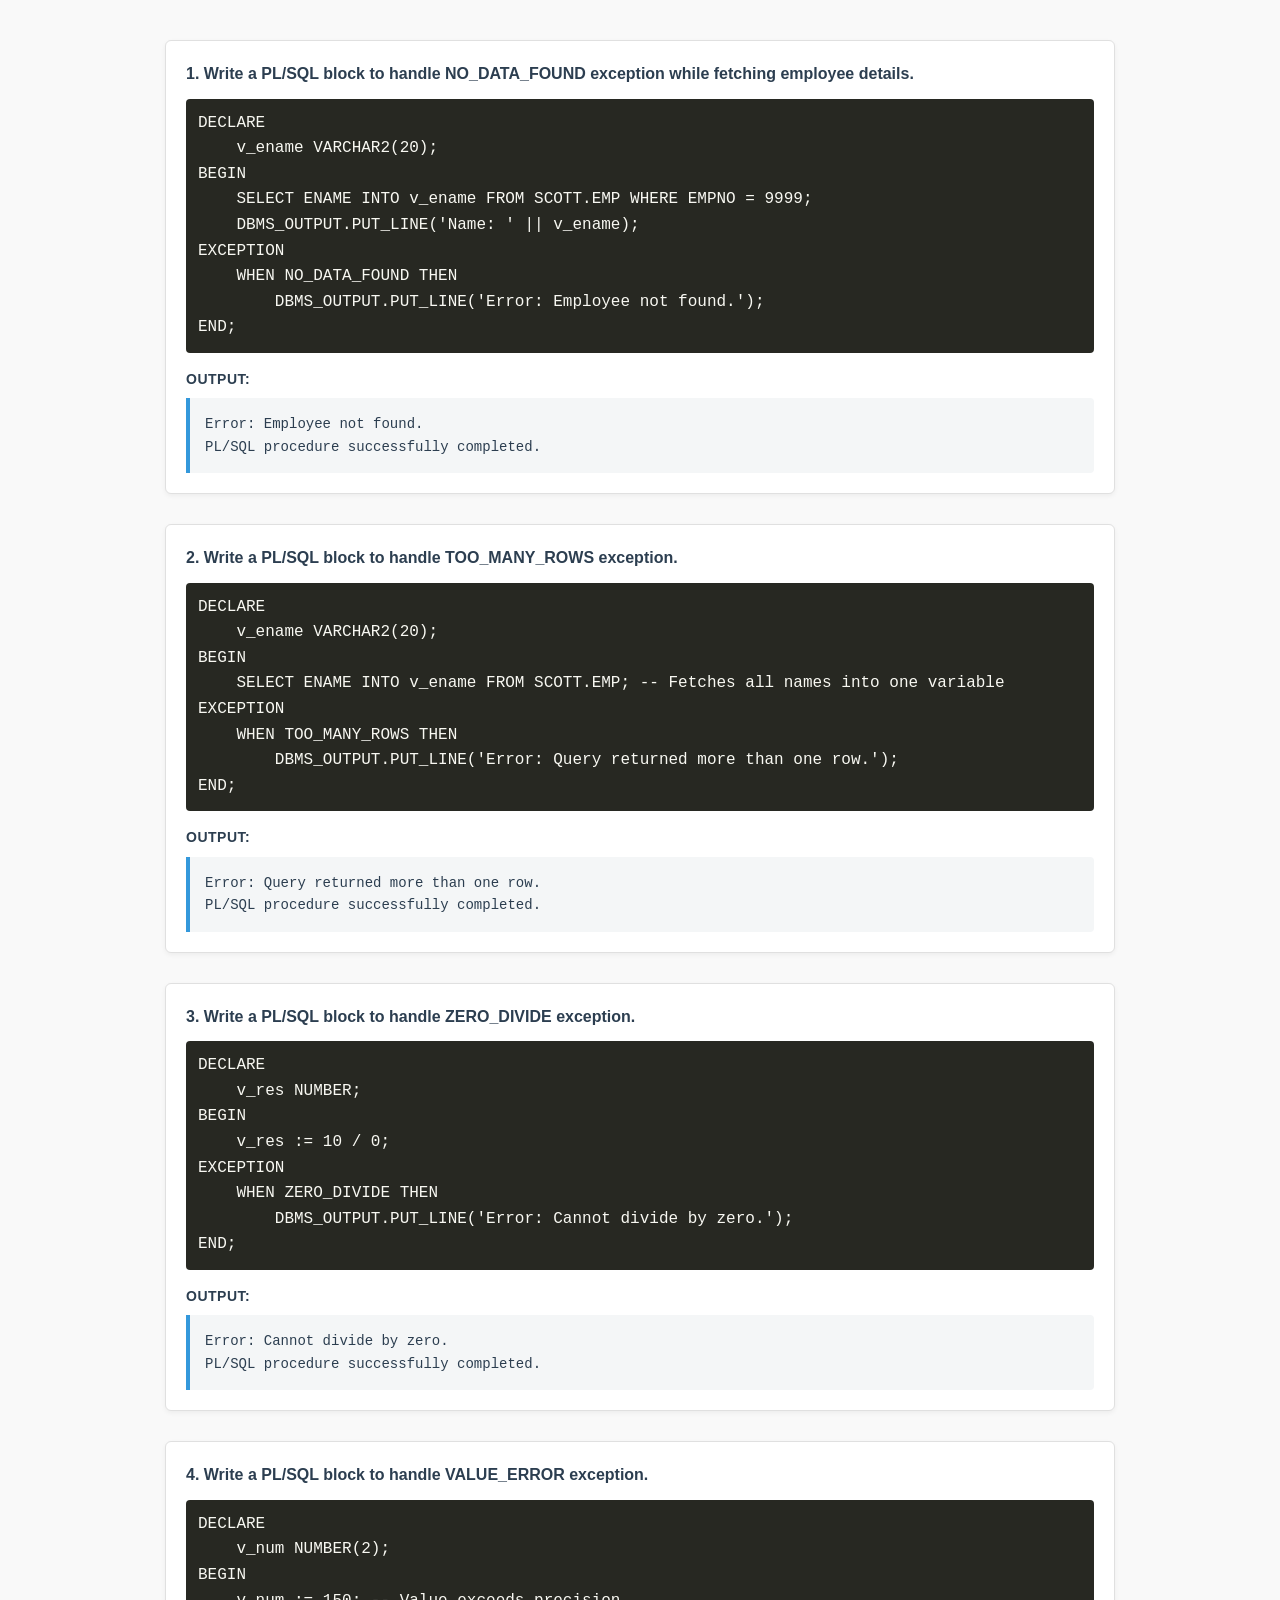
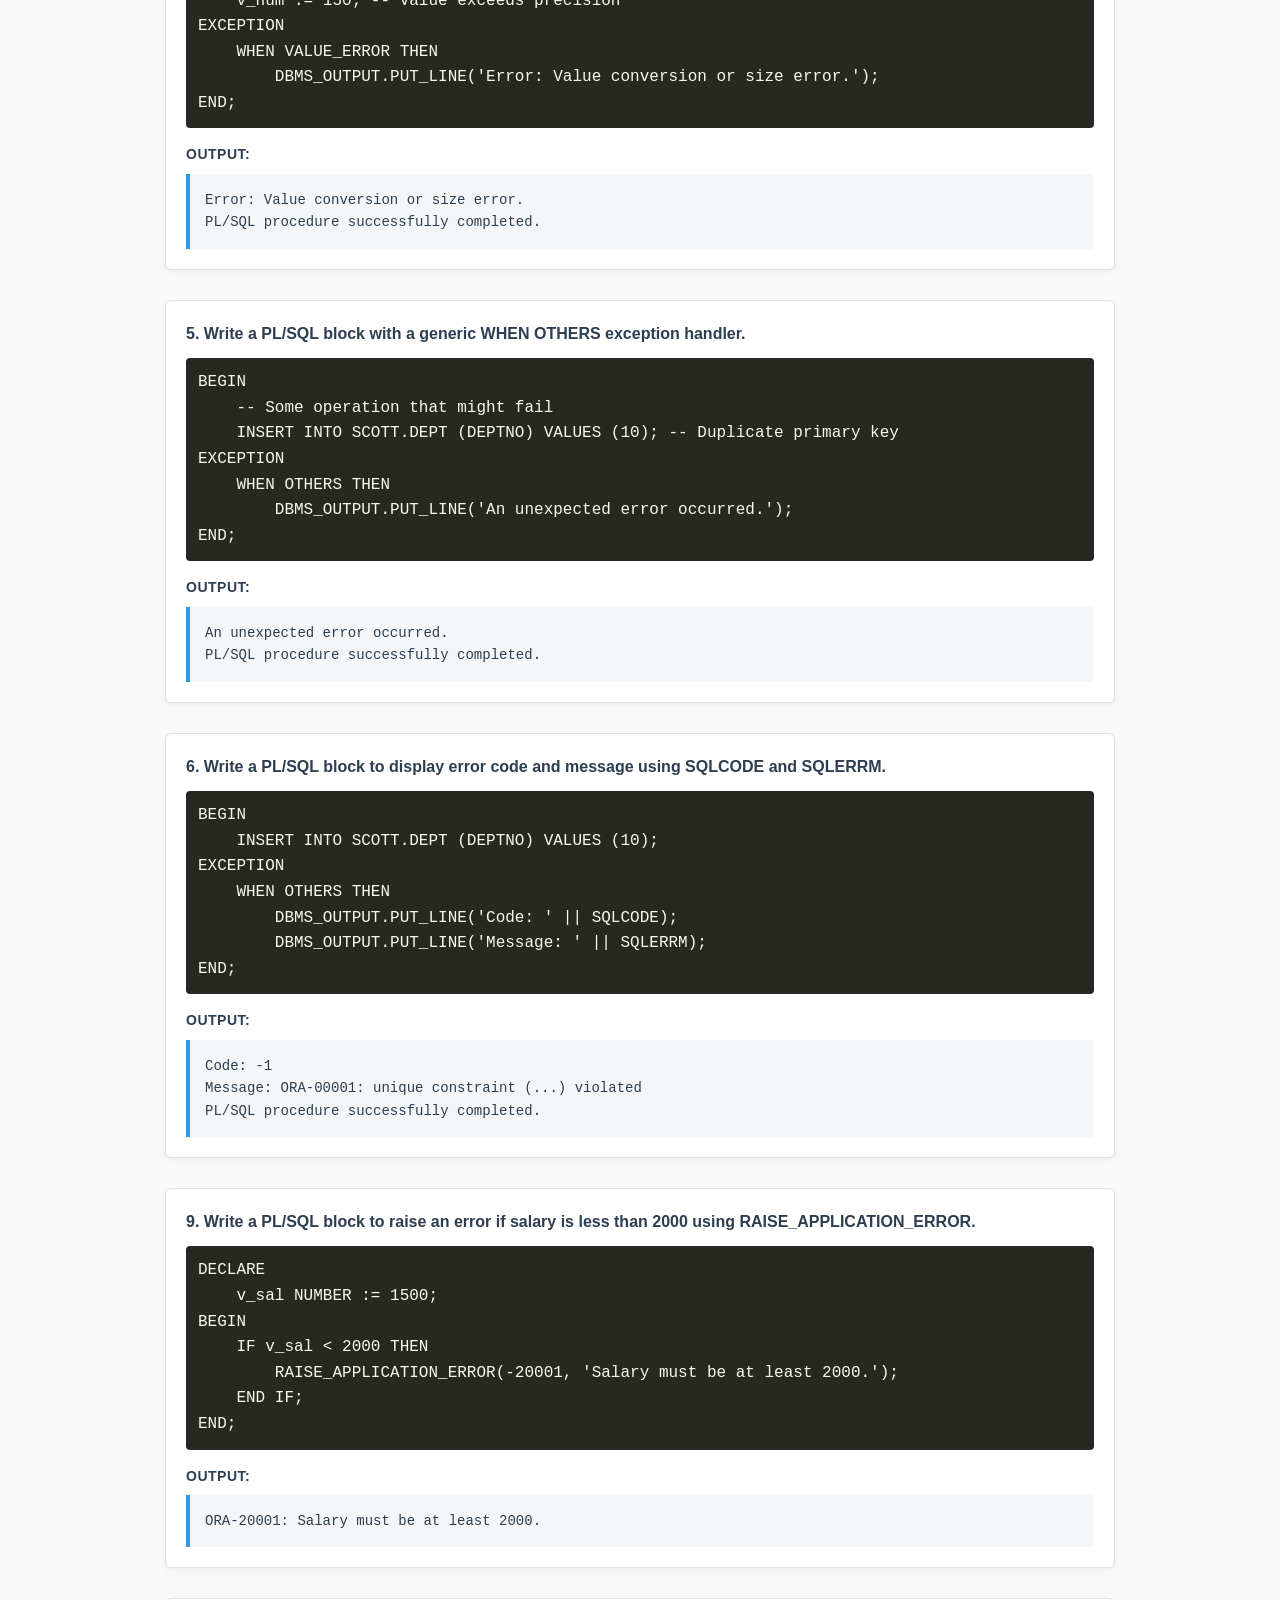
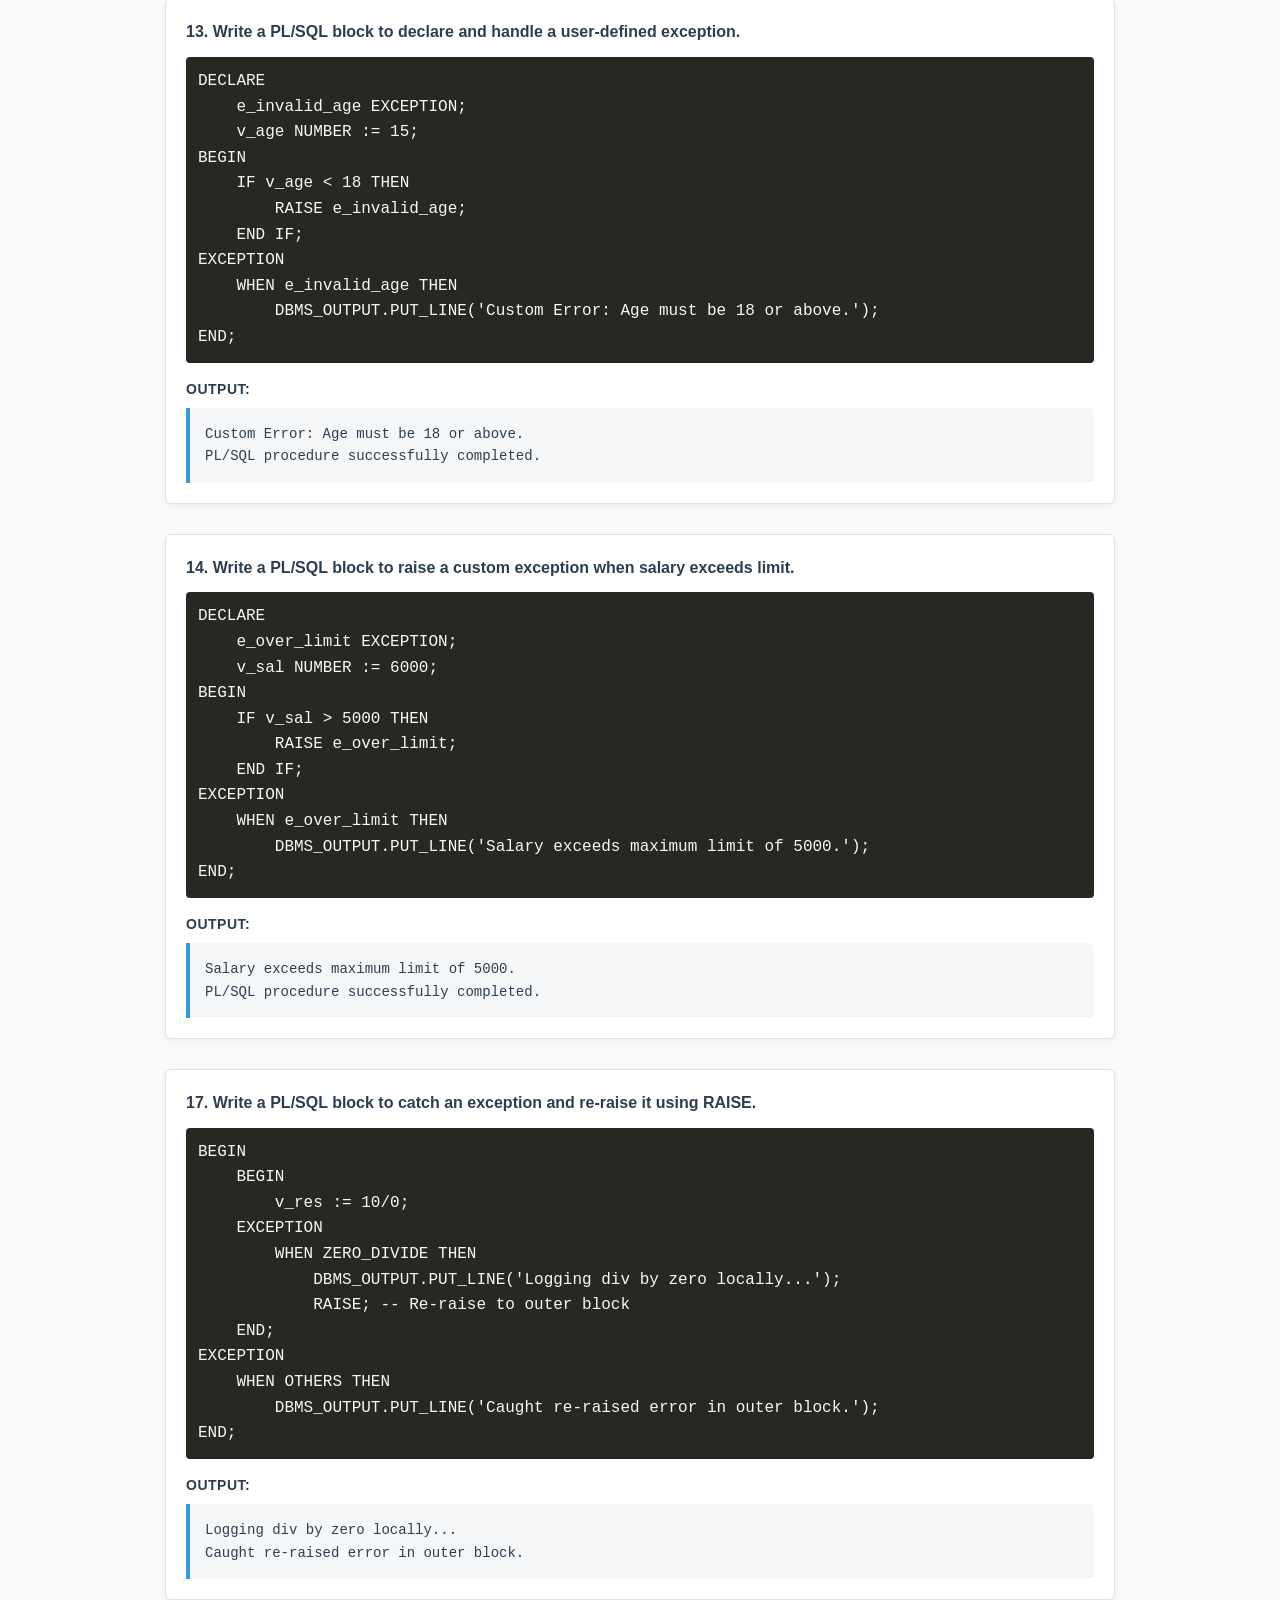
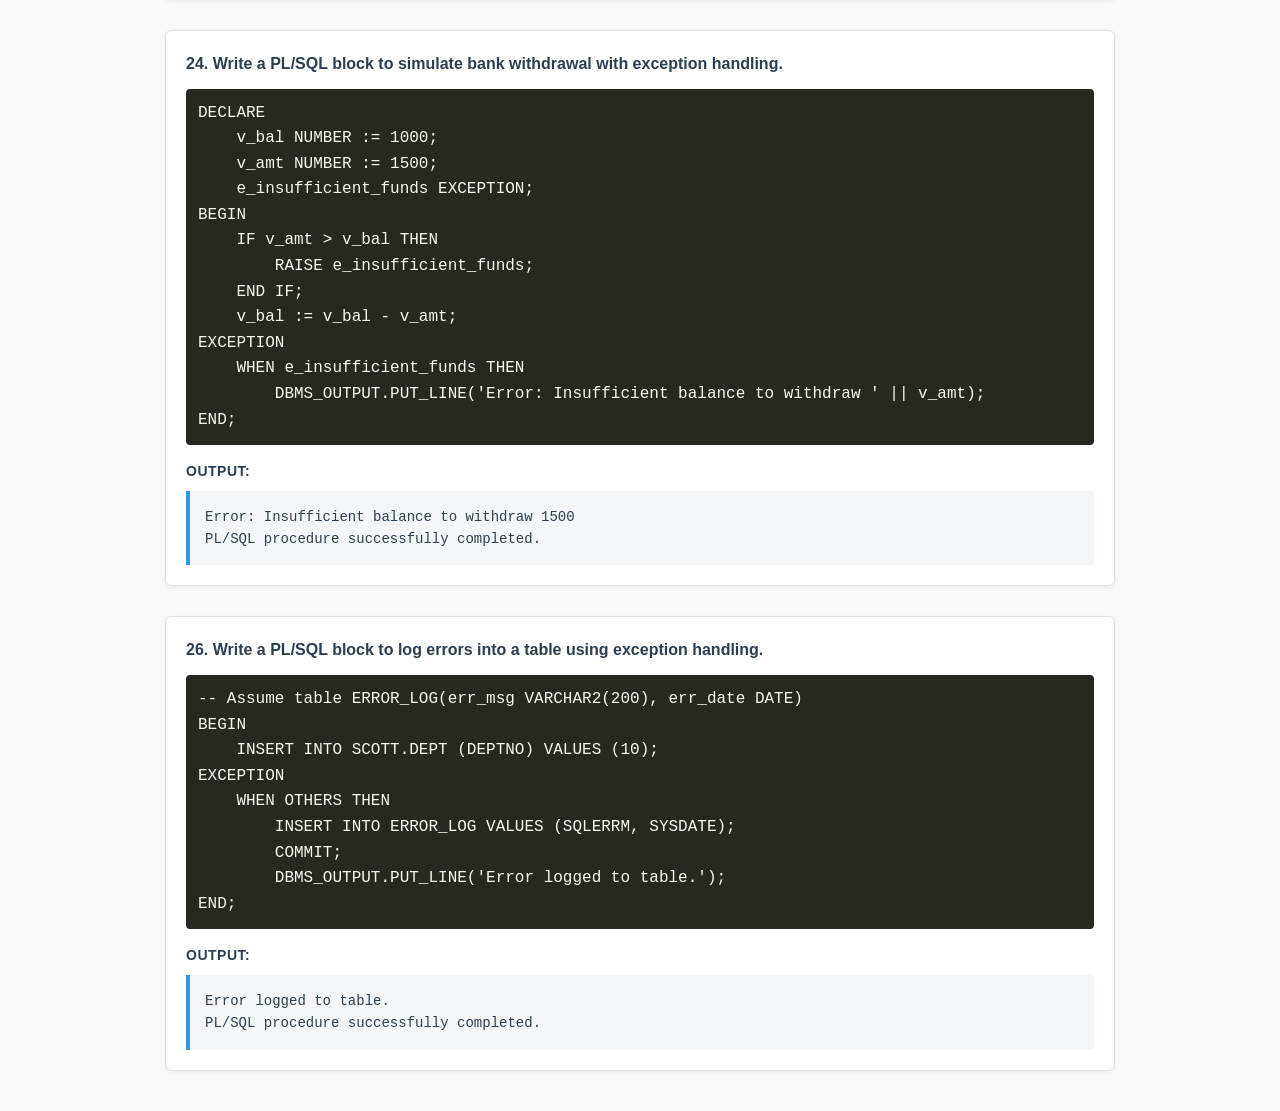
<file: EXCE_HAND.html>
<!DOCTYPE html>
<html lang="en">
<head>
    <meta charset="UTF-8">
    <meta name="viewport" content="width=device-width, initial-scale=1.0">
    <title>DBMS Practical File - PL/SQL Exception Handling</title>
    <style>
        body {
            font-family: "Segoe UI", Tahoma, Geneva, Verdana, sans-serif;
            margin: 40px auto;
            max-width: 950px;
            color: #333;
            line-height: 1.6;
            background-color: #f9f9f9;
        }
        .header {
            text-align: center;
            margin-bottom: 30px;
            padding-bottom: 20px;
            border-bottom: 2px solid #2c3e50;
        }
        .header h1 { margin: 5px 0; font-size: 26px; color: #2c3e50; }
        .header h2 { margin: 5px 0; font-size: 20px; font-weight: normal; }
        .header h3 { margin: 5px 0; font-size: 18px; color: #555; }
        .student-info { text-align: right; margin-bottom: 30px; font-size: 16px; }
        .student-info p { margin: 2px 0; font-weight: 600; }
        .question-block {
            margin-bottom: 30px; padding: 20px; border: 1px solid #e0e0e0;
            border-radius: 6px; background-color: #ffffff; box-shadow: 0 2px 5px rgba(0,0,0,0.05);
            page-break-inside: avoid;
        }
        .question { font-weight: 600; margin-bottom: 12px; font-size: 16px; color: #2c3e50; }
        .query {
            background-color: #272822; color: #f8f8f2; padding: 12px; border-radius: 4px;
            font-family: Consolas, monospace; overflow-x: auto; margin: 0 0 15px 0;
            white-space: pre-wrap;
        }
        .output-label { font-weight: bold; font-size: 14px; color: #2c3e50; margin-bottom: 8px; text-transform: uppercase; letter-spacing: 0.5px; }
        .output-text {
            background-color: #f4f6f7; color: #2c3e50; padding: 15px;
            border-left: 4px solid #3498db; border-radius: 0 4px 4px 0;
            font-family: Consolas, monospace; font-size: 14px; margin: 0;
            white-space: pre; overflow-x: auto;
        }
    </style>
</head>
<body>

    

    

    <div class="question-block">
        <div class="question">1. Write a PL/SQL block to handle NO_DATA_FOUND exception while fetching employee details.</div>
        <pre class="query">DECLARE
    v_ename VARCHAR2(20);
BEGIN
    SELECT ENAME INTO v_ename FROM SCOTT.EMP WHERE EMPNO = 9999;
    DBMS_OUTPUT.PUT_LINE('Name: ' || v_ename);
EXCEPTION
    WHEN NO_DATA_FOUND THEN
        DBMS_OUTPUT.PUT_LINE('Error: Employee not found.');
END;</pre>
        <div class="output-label">Output:</div>
        <pre class="output-text">Error: Employee not found.
PL/SQL procedure successfully completed.</pre>
    </div>

    <div class="question-block">
        <div class="question">2. Write a PL/SQL block to handle TOO_MANY_ROWS exception.</div>
        <pre class="query">DECLARE
    v_ename VARCHAR2(20);
BEGIN
    SELECT ENAME INTO v_ename FROM SCOTT.EMP; -- Fetches all names into one variable
EXCEPTION
    WHEN TOO_MANY_ROWS THEN
        DBMS_OUTPUT.PUT_LINE('Error: Query returned more than one row.');
END;</pre>
        <div class="output-label">Output:</div>
        <pre class="output-text">Error: Query returned more than one row.
PL/SQL procedure successfully completed.</pre>
    </div>

    <div class="question-block">
        <div class="question">3. Write a PL/SQL block to handle ZERO_DIVIDE exception.</div>
        <pre class="query">DECLARE
    v_res NUMBER;
BEGIN
    v_res := 10 / 0;
EXCEPTION
    WHEN ZERO_DIVIDE THEN
        DBMS_OUTPUT.PUT_LINE('Error: Cannot divide by zero.');
END;</pre>
        <div class="output-label">Output:</div>
        <pre class="output-text">Error: Cannot divide by zero.
PL/SQL procedure successfully completed.</pre>
    </div>

    <div class="question-block">
        <div class="question">4. Write a PL/SQL block to handle VALUE_ERROR exception.</div>
        <pre class="query">DECLARE
    v_num NUMBER(2);
BEGIN
    v_num := 150; -- Value exceeds precision
EXCEPTION
    WHEN VALUE_ERROR THEN
        DBMS_OUTPUT.PUT_LINE('Error: Value conversion or size error.');
END;</pre>
        <div class="output-label">Output:</div>
        <pre class="output-text">Error: Value conversion or size error.
PL/SQL procedure successfully completed.</pre>
    </div>

    <div class="question-block">
        <div class="question">5. Write a PL/SQL block with a generic WHEN OTHERS exception handler.</div>
        <pre class="query">BEGIN
    -- Some operation that might fail
    INSERT INTO SCOTT.DEPT (DEPTNO) VALUES (10); -- Duplicate primary key
EXCEPTION
    WHEN OTHERS THEN
        DBMS_OUTPUT.PUT_LINE('An unexpected error occurred.');
END;</pre>
        <div class="output-label">Output:</div>
        <pre class="output-text">An unexpected error occurred.
PL/SQL procedure successfully completed.</pre>
    </div>

    <div class="question-block">
        <div class="question">6. Write a PL/SQL block to display error code and message using SQLCODE and SQLERRM.</div>
        <pre class="query">BEGIN
    INSERT INTO SCOTT.DEPT (DEPTNO) VALUES (10);
EXCEPTION
    WHEN OTHERS THEN
        DBMS_OUTPUT.PUT_LINE('Code: ' || SQLCODE);
        DBMS_OUTPUT.PUT_LINE('Message: ' || SQLERRM);
END;</pre>
        <div class="output-label">Output:</div>
        <pre class="output-text">Code: -1
Message: ORA-00001: unique constraint (...) violated
PL/SQL procedure successfully completed.</pre>
    </div>

    <div class="question-block">
        <div class="question">9. Write a PL/SQL block to raise an error if salary is less than 2000 using RAISE_APPLICATION_ERROR.</div>
        <pre class="query">DECLARE
    v_sal NUMBER := 1500;
BEGIN
    IF v_sal < 2000 THEN
        RAISE_APPLICATION_ERROR(-20001, 'Salary must be at least 2000.');
    END IF;
END;</pre>
        <div class="output-label">Output:</div>
        <pre class="output-text">ORA-20001: Salary must be at least 2000.</pre>
    </div>

    <div class="question-block">
        <div class="question">13. Write a PL/SQL block to declare and handle a user-defined exception.</div>
        <pre class="query">DECLARE
    e_invalid_age EXCEPTION;
    v_age NUMBER := 15;
BEGIN
    IF v_age < 18 THEN
        RAISE e_invalid_age;
    END IF;
EXCEPTION
    WHEN e_invalid_age THEN
        DBMS_OUTPUT.PUT_LINE('Custom Error: Age must be 18 or above.');
END;</pre>
        <div class="output-label">Output:</div>
        <pre class="output-text">Custom Error: Age must be 18 or above.
PL/SQL procedure successfully completed.</pre>
    </div>

    <div class="question-block">
        <div class="question">14. Write a PL/SQL block to raise a custom exception when salary exceeds limit.</div>
        <pre class="query">DECLARE
    e_over_limit EXCEPTION;
    v_sal NUMBER := 6000;
BEGIN
    IF v_sal > 5000 THEN
        RAISE e_over_limit;
    END IF;
EXCEPTION
    WHEN e_over_limit THEN
        DBMS_OUTPUT.PUT_LINE('Salary exceeds maximum limit of 5000.');
END;</pre>
        <div class="output-label">Output:</div>
        <pre class="output-text">Salary exceeds maximum limit of 5000.
PL/SQL procedure successfully completed.</pre>
    </div>

    <div class="question-block">
        <div class="question">17. Write a PL/SQL block to catch an exception and re-raise it using RAISE.</div>
        <pre class="query">BEGIN
    BEGIN
        v_res := 10/0;
    EXCEPTION
        WHEN ZERO_DIVIDE THEN
            DBMS_OUTPUT.PUT_LINE('Logging div by zero locally...');
            RAISE; -- Re-raise to outer block
    END;
EXCEPTION
    WHEN OTHERS THEN
        DBMS_OUTPUT.PUT_LINE('Caught re-raised error in outer block.');
END;</pre>
        <div class="output-label">Output:</div>
        <pre class="output-text">Logging div by zero locally...
Caught re-raised error in outer block.</pre>
    </div>

    <div class="question-block">
        <div class="question">24. Write a PL/SQL block to simulate bank withdrawal with exception handling.</div>
        <pre class="query">DECLARE
    v_bal NUMBER := 1000;
    v_amt NUMBER := 1500;
    e_insufficient_funds EXCEPTION;
BEGIN
    IF v_amt > v_bal THEN
        RAISE e_insufficient_funds;
    END IF;
    v_bal := v_bal - v_amt;
EXCEPTION
    WHEN e_insufficient_funds THEN
        DBMS_OUTPUT.PUT_LINE('Error: Insufficient balance to withdraw ' || v_amt);
END;</pre>
        <div class="output-label">Output:</div>
        <pre class="output-text">Error: Insufficient balance to withdraw 1500
PL/SQL procedure successfully completed.</pre>
    </div>

    <div class="question-block">
        <div class="question">26. Write a PL/SQL block to log errors into a table using exception handling.</div>
        <pre class="query">-- Assume table ERROR_LOG(err_msg VARCHAR2(200), err_date DATE)
BEGIN
    INSERT INTO SCOTT.DEPT (DEPTNO) VALUES (10);
EXCEPTION
    WHEN OTHERS THEN
        INSERT INTO ERROR_LOG VALUES (SQLERRM, SYSDATE);
        COMMIT;
        DBMS_OUTPUT.PUT_LINE('Error logged to table.');
END;</pre>
        <div class="output-label">Output:</div>
        <pre class="output-text">Error logged to table.
PL/SQL procedure successfully completed.</pre>
    </div>

</body>
</html>
</file>
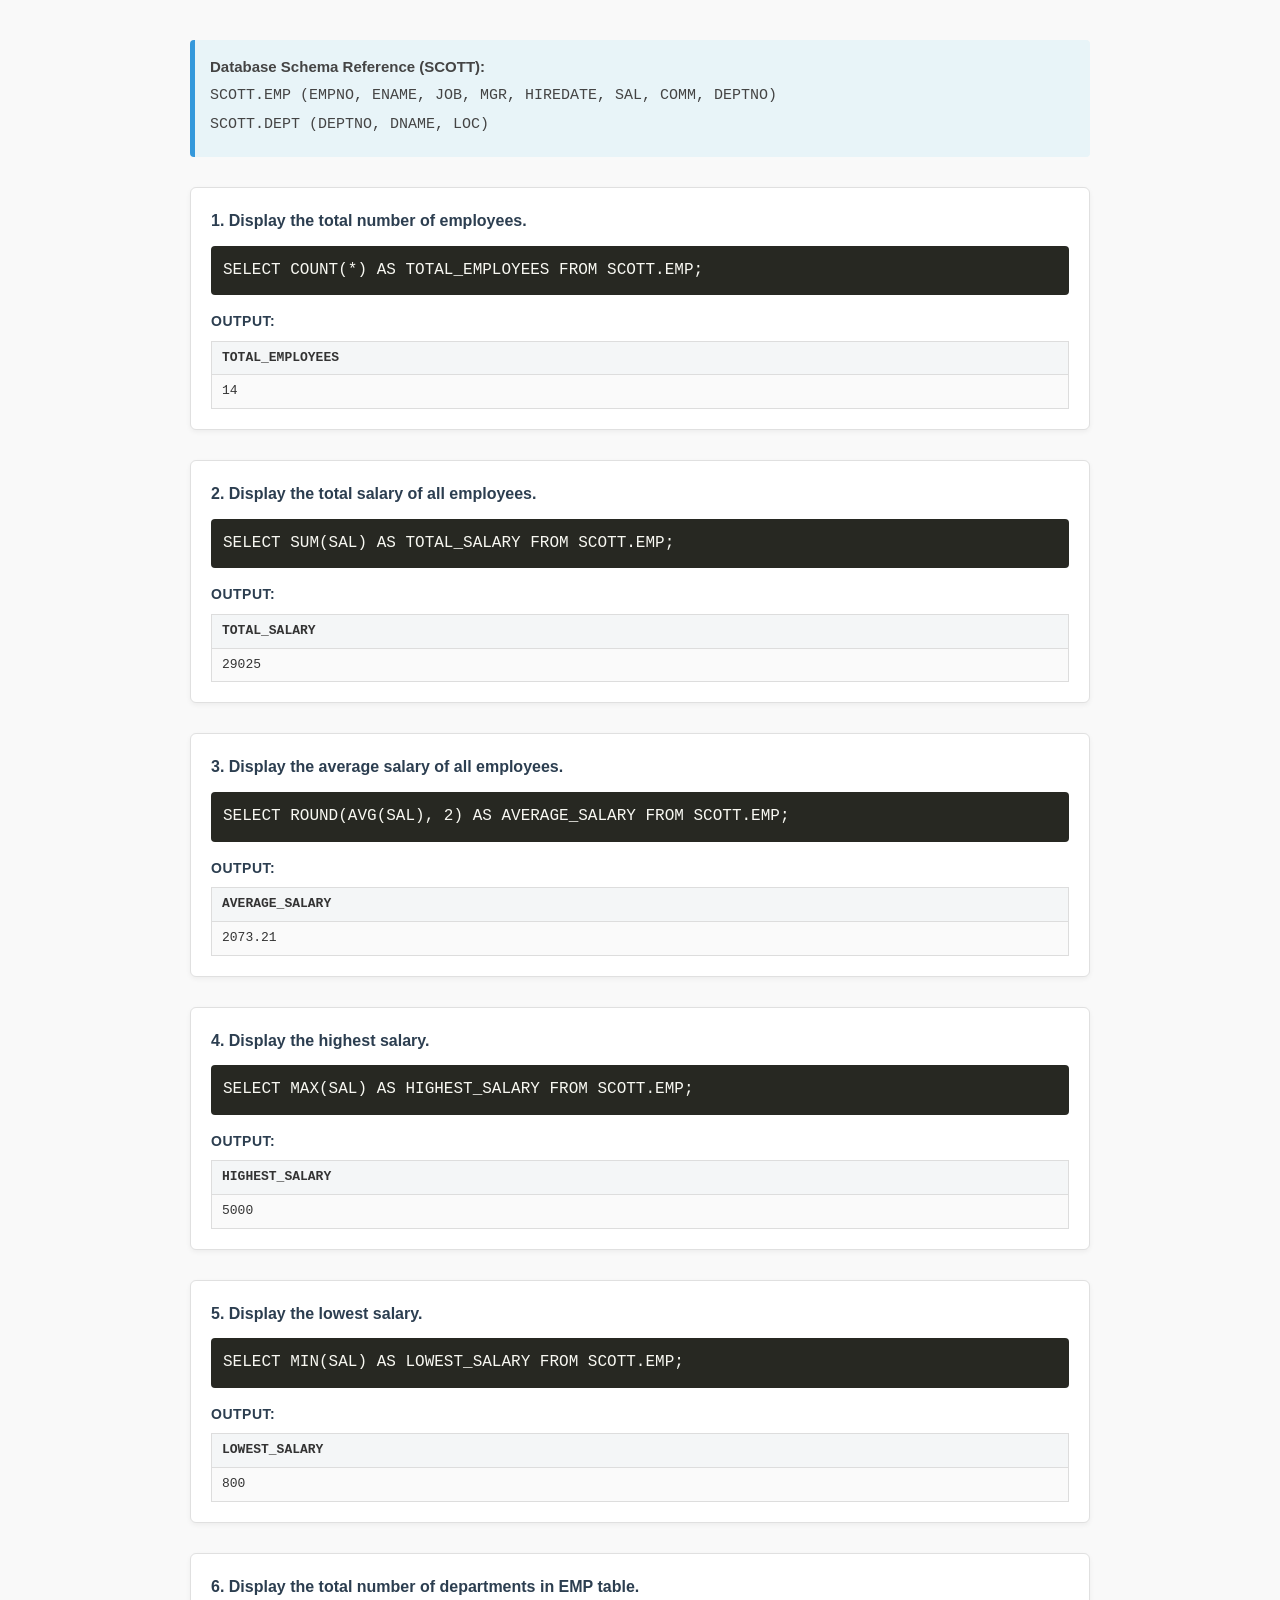
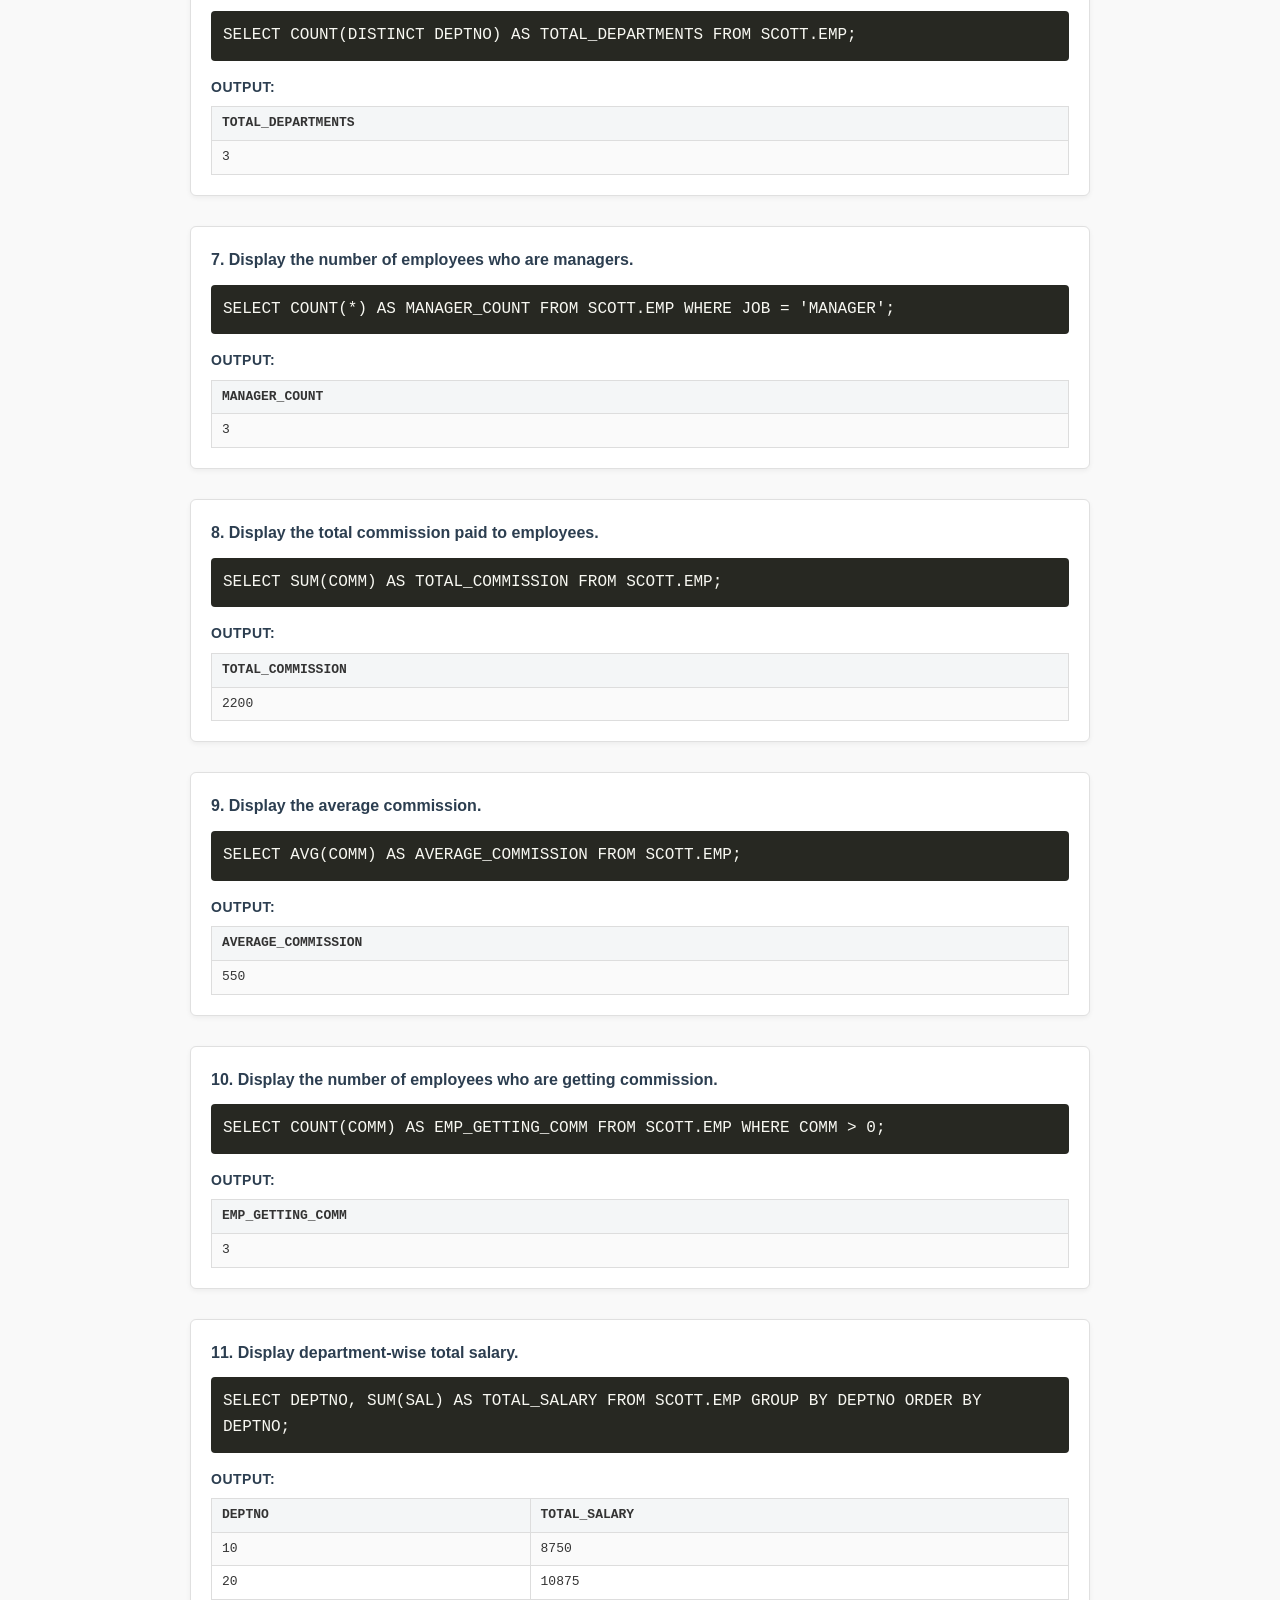
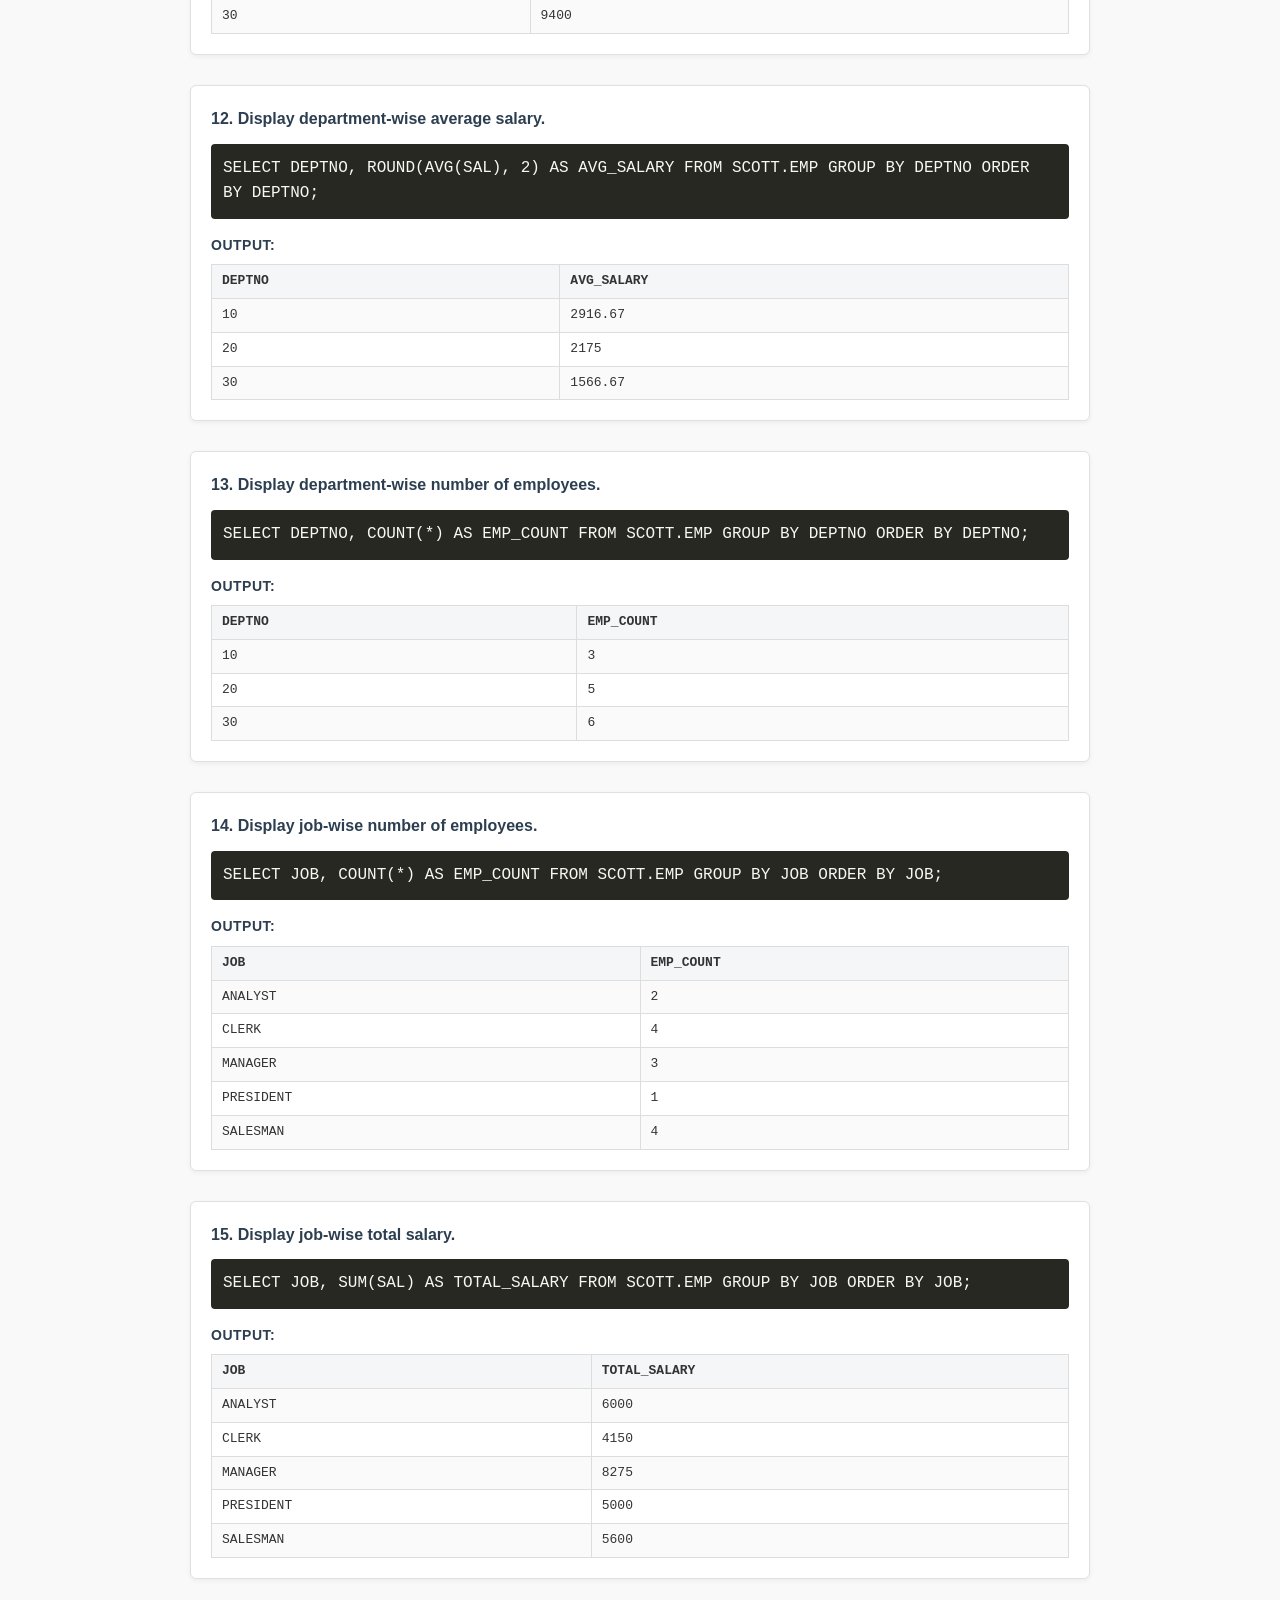
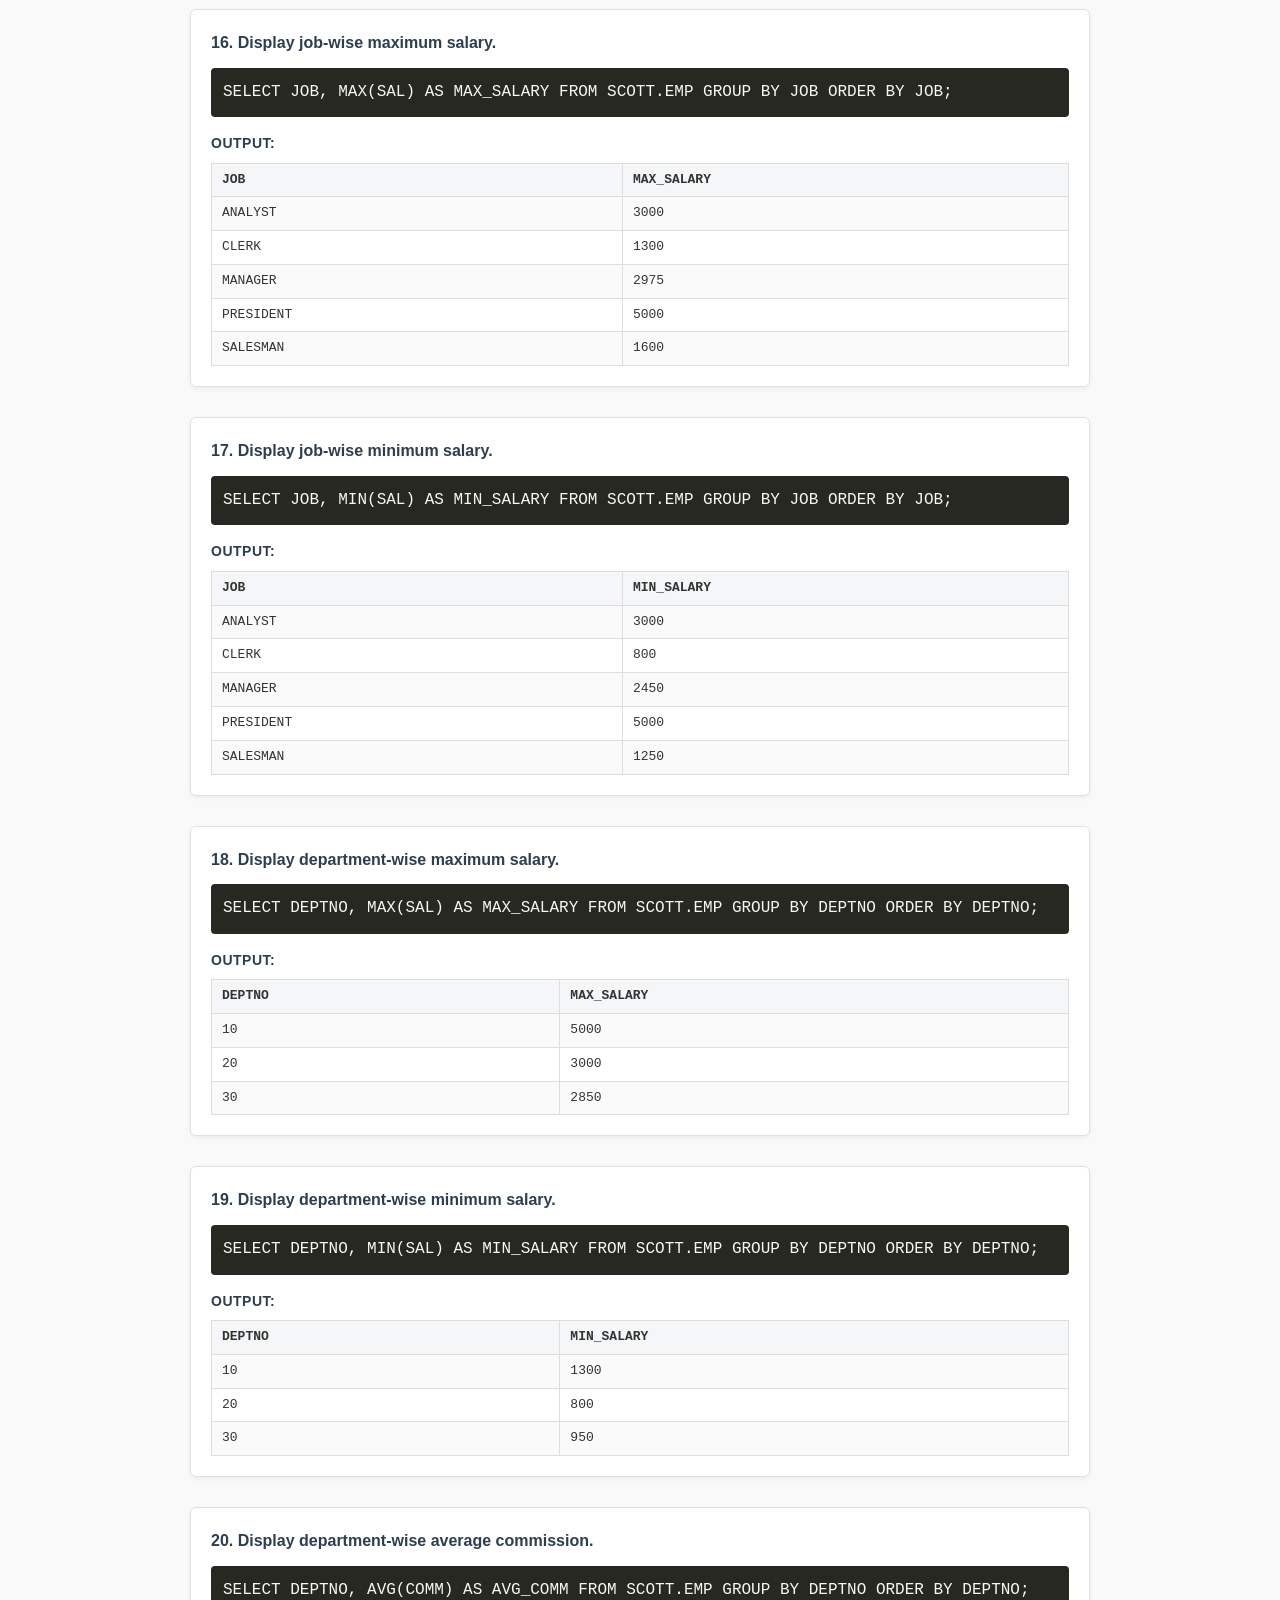
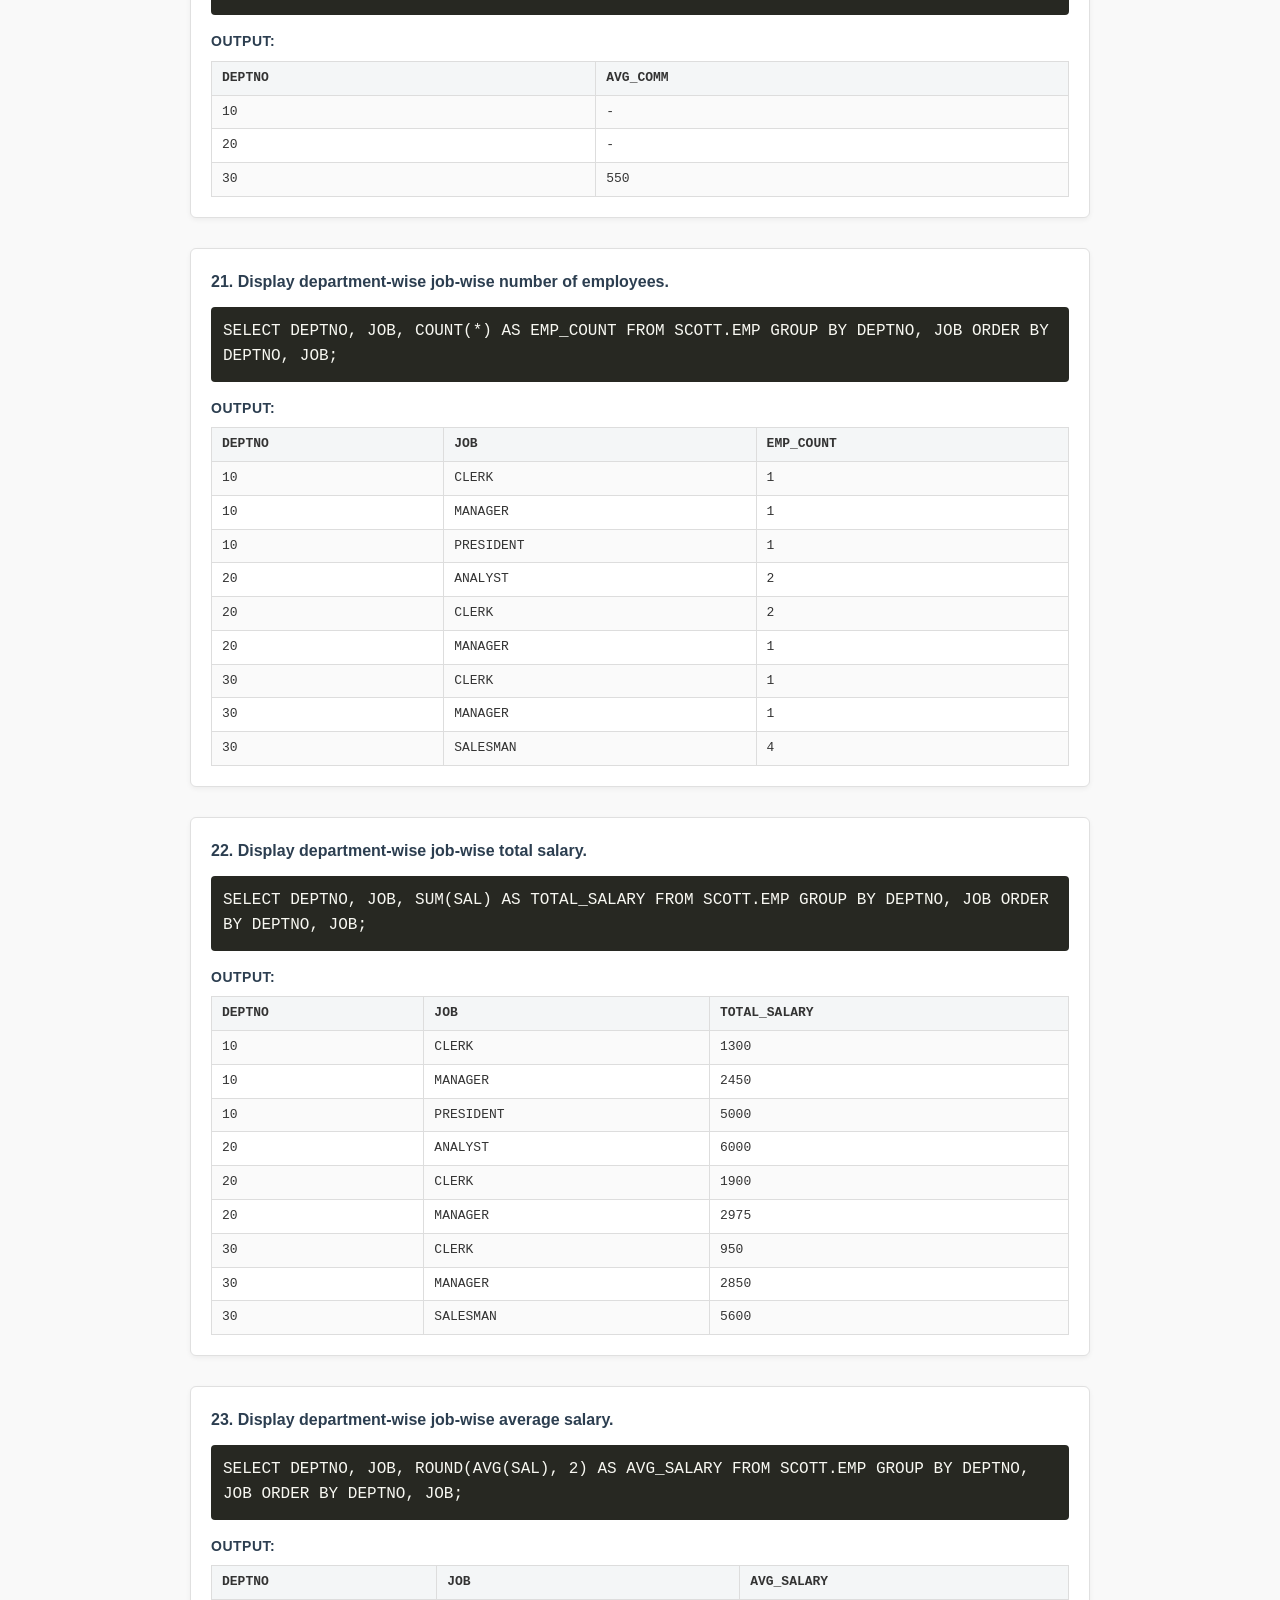
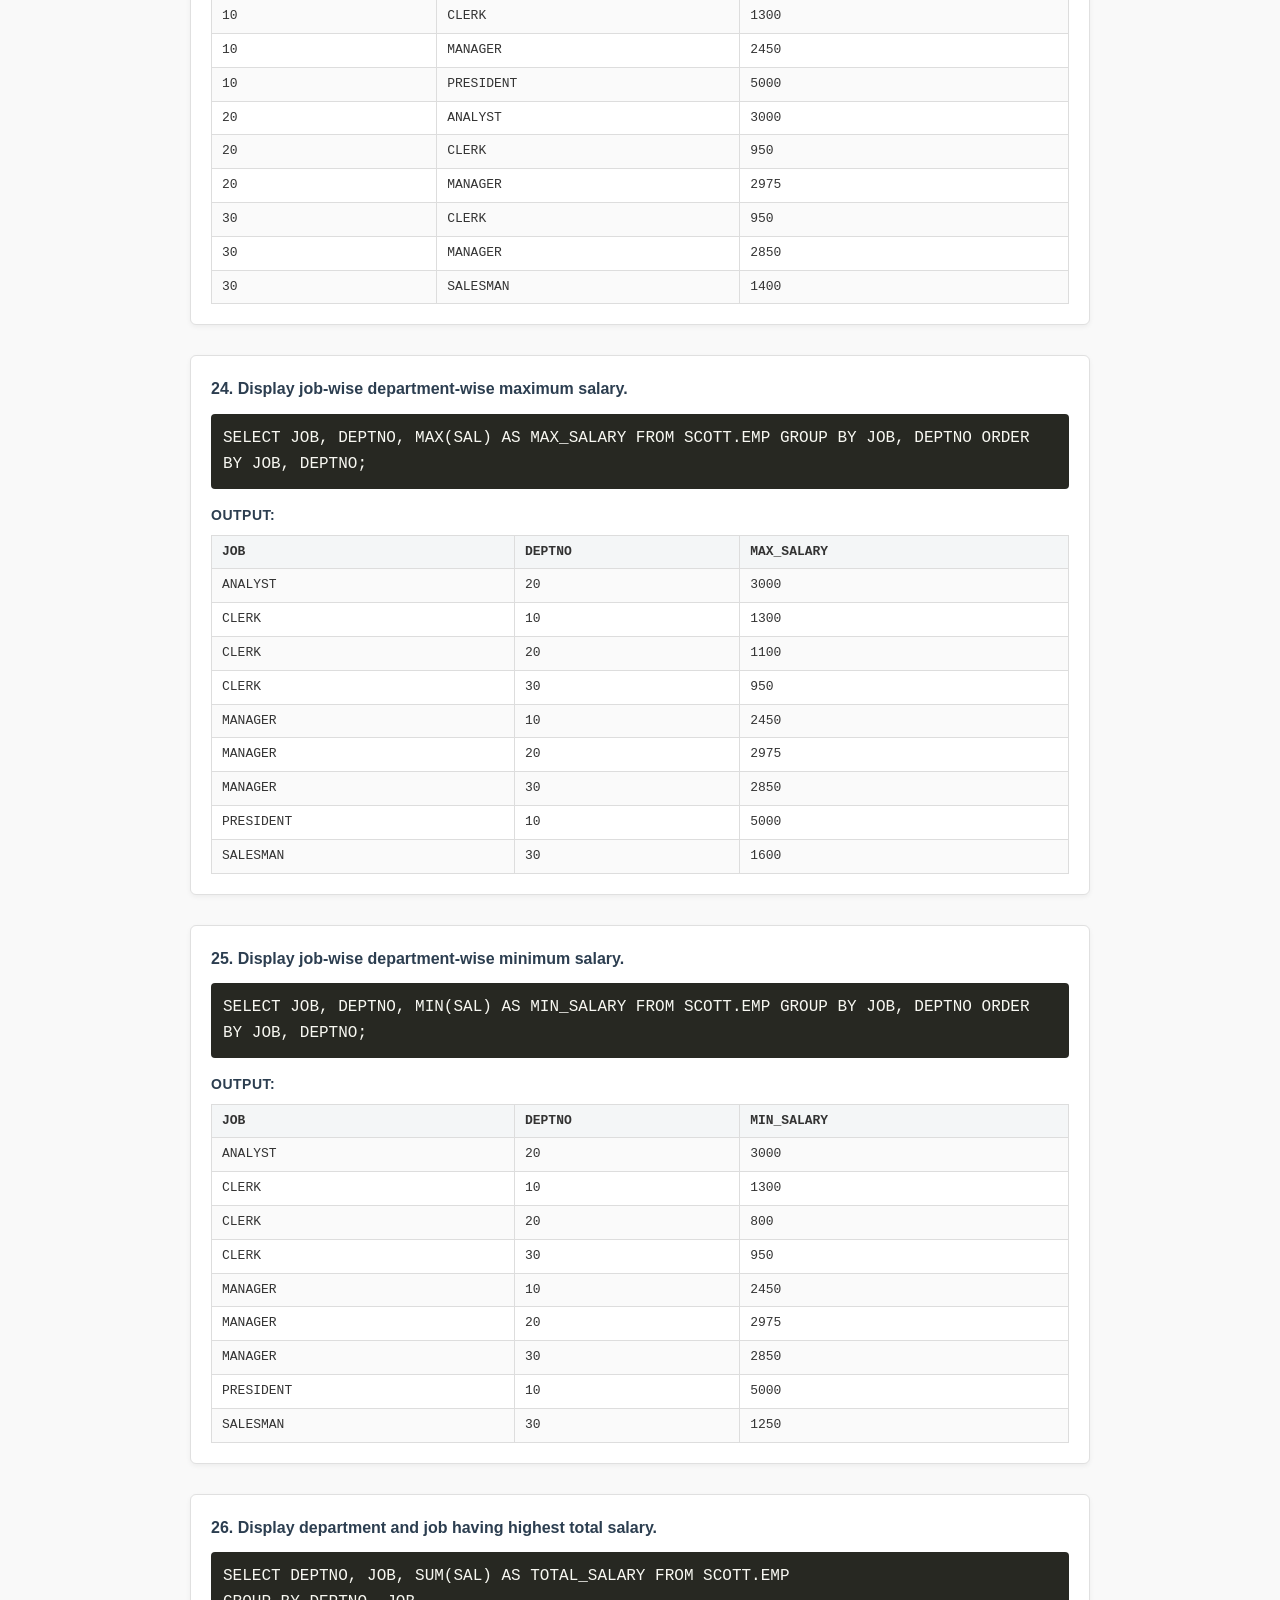
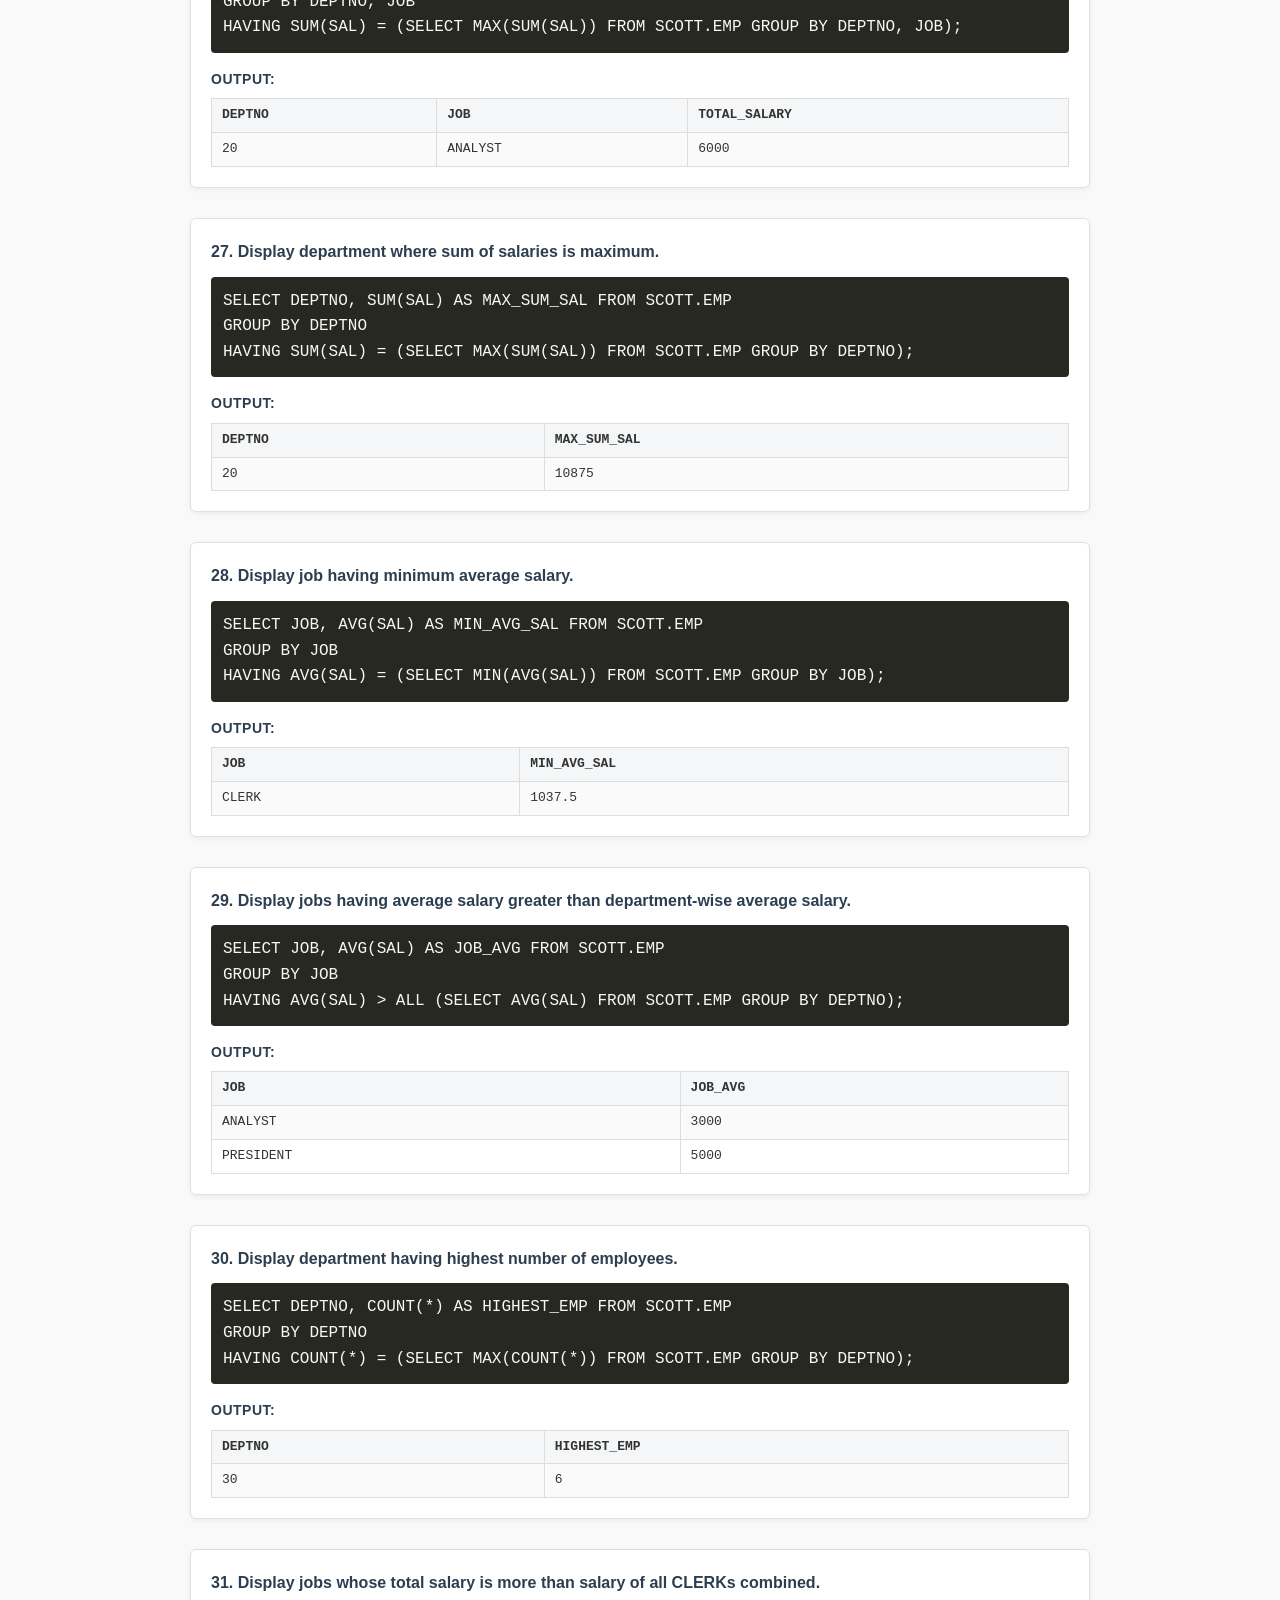
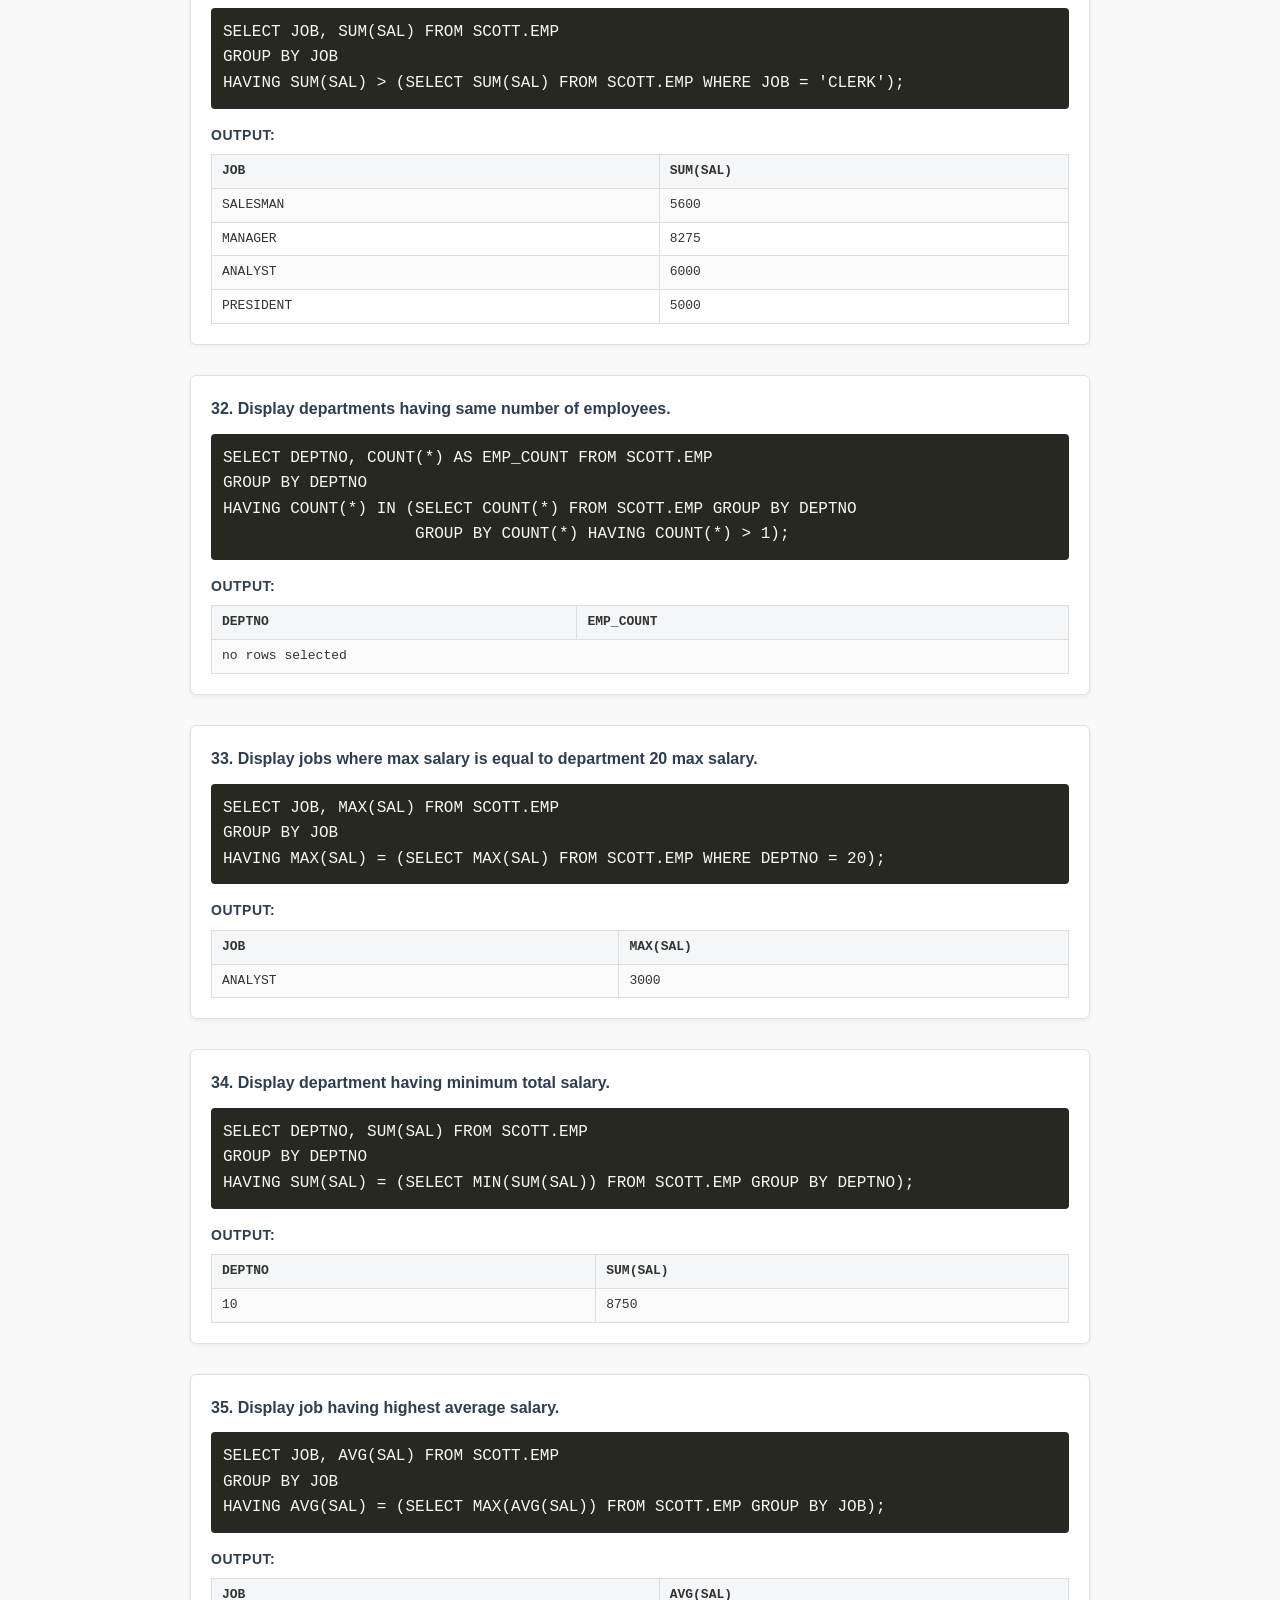
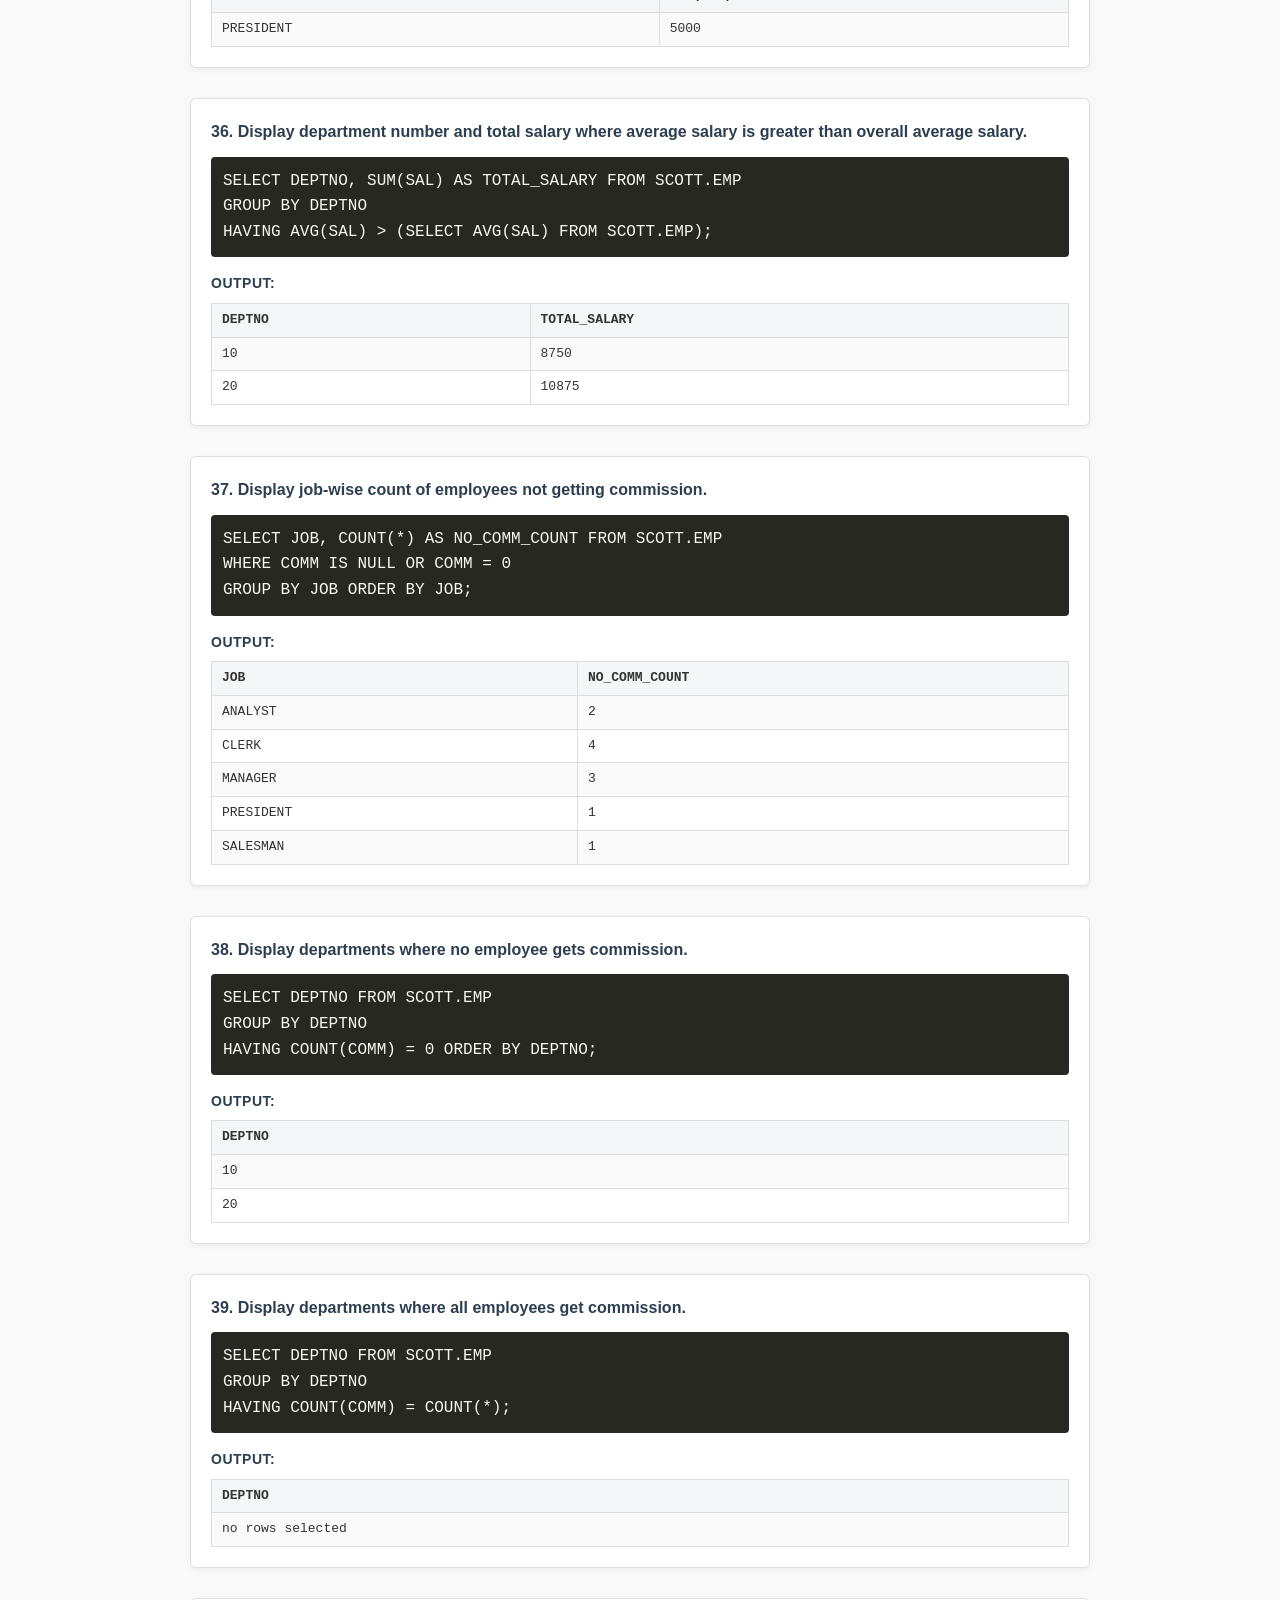
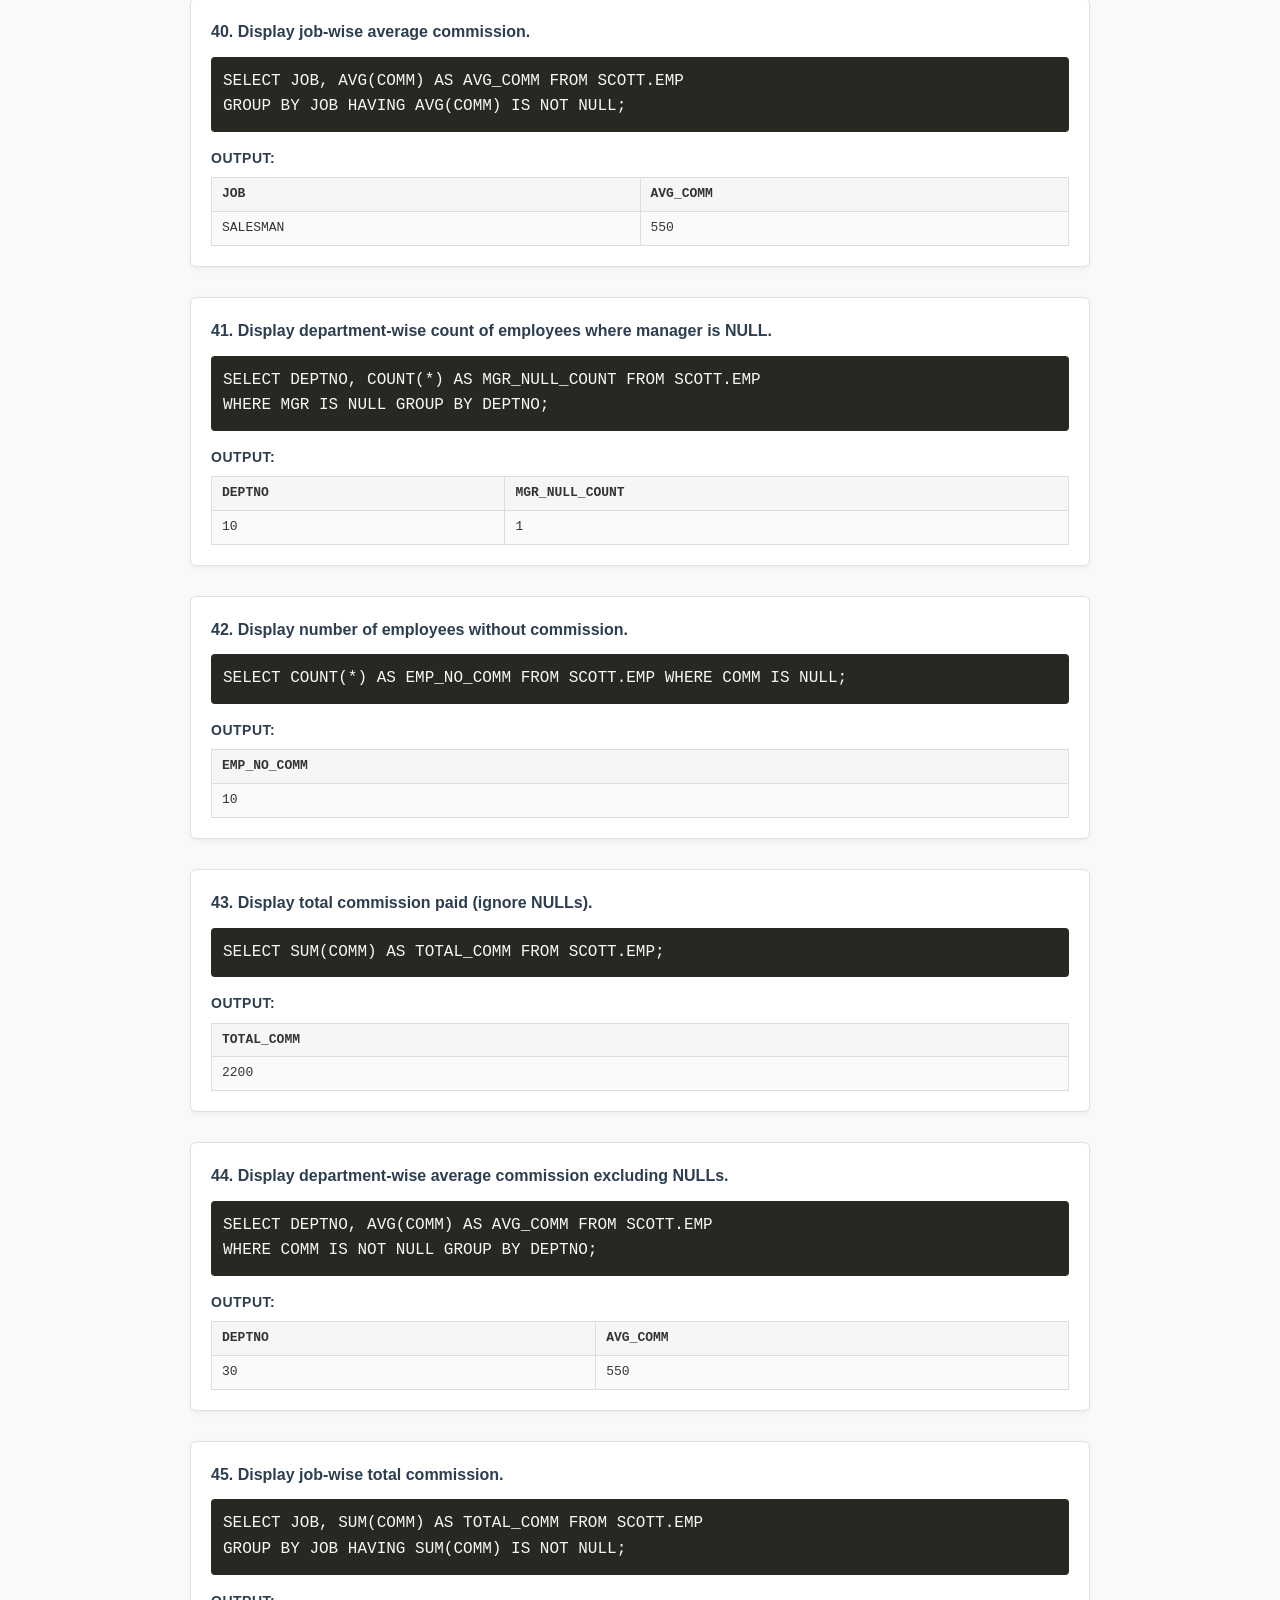
<file: GROUP.html>
<!DOCTYPE html>
<html lang="en">
<head>
    <meta charset="UTF-8">
    <meta name="viewport" content="width=device-width, initial-scale=1.0">
    <title>DBMS Practical File - Group Functions & GROUP BY</title>
    <style>
        body {
            font-family: "Segoe UI", Tahoma, Geneva, Verdana, sans-serif;
            margin: 40px auto;
            max-width: 900px;
            color: #333;
            line-height: 1.6;
            background-color: #f9f9f9;
        }
        .header {
            text-align: center;
            margin-bottom: 30px;
            padding-bottom: 20px;
            border-bottom: 2px solid #2c3e50;
        }
        .header h1 { margin: 5px 0; font-size: 26px; color: #2c3e50; }
        .header h2 { margin: 5px 0; font-size: 20px; font-weight: normal; }
        .header h3 { margin: 5px 0; font-size: 18px; color: #555; }
        .student-info { text-align: right; margin-bottom: 30px; font-size: 16px; }
        .student-info p { margin: 2px 0; font-weight: 600; }
        .schema {
            font-size: 15px; color: #444; margin-bottom: 30px; padding: 15px;
            background: #e8f4f8; border-left: 5px solid #3498db; border-radius: 4px;
        }
        .schema p { margin: 5px 0; font-family: Consolas, monospace; }
        .question-block {
            margin-bottom: 30px; padding: 20px; border: 1px solid #e0e0e0;
            border-radius: 6px; background-color: #ffffff; box-shadow: 0 2px 5px rgba(0,0,0,0.05);
            page-break-inside: avoid;
        }
        .question { font-weight: 600; margin-bottom: 12px; font-size: 16px; color: #2c3e50; }
        .query {
            background-color: #272822; color: #f8f8f2; padding: 12px; border-radius: 4px;
            font-family: Consolas, monospace; overflow-x: auto; margin: 0 0 15px 0;
            white-space: pre-wrap;
        }
        .output-label { font-weight: bold; font-size: 14px; color: #2c3e50; margin-bottom: 8px; text-transform: uppercase; letter-spacing: 0.5px; }
        .output-table { width: 100%; border-collapse: collapse; font-size: 13px; font-family: Consolas, monospace; }
        .output-table th, .output-table td { border: 1px solid #ddd; padding: 6px 10px; text-align: left; }
        .output-table th { background-color: #f4f6f7; color: #333; font-weight: 600; }
        .output-table tr:nth-child(even) { background-color: #fafafa; }
        .output-table tr:hover { background-color: #f0f0f0; }
    </style>
</head>
<body>

    

    

    <div class="schema">
        <strong>Database Schema Reference (SCOTT):</strong>
        <p>SCOTT.EMP (EMPNO, ENAME, JOB, MGR, HIREDATE, SAL, COMM, DEPTNO)</p>
        <p>SCOTT.DEPT (DEPTNO, DNAME, LOC)</p>
    </div>

    <div class="question-block">
        <div class="question">1. Display the total number of employees.</div>
        <pre class="query">SELECT COUNT(*) AS TOTAL_EMPLOYEES FROM SCOTT.EMP;</pre>
        <div class="output-label">Output:</div>
        <table class="output-table">
            <tr><th>TOTAL_EMPLOYEES</th></tr>
            <tr><td>14</td></tr>
        </table>
    </div>

    <div class="question-block">
        <div class="question">2. Display the total salary of all employees.</div>
        <pre class="query">SELECT SUM(SAL) AS TOTAL_SALARY FROM SCOTT.EMP;</pre>
        <div class="output-label">Output:</div>
        <table class="output-table">
            <tr><th>TOTAL_SALARY</th></tr>
            <tr><td>29025</td></tr>
        </table>
    </div>

    <div class="question-block">
        <div class="question">3. Display the average salary of all employees.</div>
        <pre class="query">SELECT ROUND(AVG(SAL), 2) AS AVERAGE_SALARY FROM SCOTT.EMP;</pre>
        <div class="output-label">Output:</div>
        <table class="output-table">
            <tr><th>AVERAGE_SALARY</th></tr>
            <tr><td>2073.21</td></tr>
        </table>
    </div>

    <div class="question-block">
        <div class="question">4. Display the highest salary.</div>
        <pre class="query">SELECT MAX(SAL) AS HIGHEST_SALARY FROM SCOTT.EMP;</pre>
        <div class="output-label">Output:</div>
        <table class="output-table">
            <tr><th>HIGHEST_SALARY</th></tr>
            <tr><td>5000</td></tr>
        </table>
    </div>

    <div class="question-block">
        <div class="question">5. Display the lowest salary.</div>
        <pre class="query">SELECT MIN(SAL) AS LOWEST_SALARY FROM SCOTT.EMP;</pre>
        <div class="output-label">Output:</div>
        <table class="output-table">
            <tr><th>LOWEST_SALARY</th></tr>
            <tr><td>800</td></tr>
        </table>
    </div>

    <div class="question-block">
        <div class="question">6. Display the total number of departments in EMP table.</div>
        <pre class="query">SELECT COUNT(DISTINCT DEPTNO) AS TOTAL_DEPARTMENTS FROM SCOTT.EMP;</pre>
        <div class="output-label">Output:</div>
        <table class="output-table">
            <tr><th>TOTAL_DEPARTMENTS</th></tr>
            <tr><td>3</td></tr>
        </table>
    </div>

    <div class="question-block">
        <div class="question">7. Display the number of employees who are managers.</div>
        <pre class="query">SELECT COUNT(*) AS MANAGER_COUNT FROM SCOTT.EMP WHERE JOB = 'MANAGER';</pre>
        <div class="output-label">Output:</div>
        <table class="output-table">
            <tr><th>MANAGER_COUNT</th></tr>
            <tr><td>3</td></tr>
        </table>
    </div>

    <div class="question-block">
        <div class="question">8. Display the total commission paid to employees.</div>
        <pre class="query">SELECT SUM(COMM) AS TOTAL_COMMISSION FROM SCOTT.EMP;</pre>
        <div class="output-label">Output:</div>
        <table class="output-table">
            <tr><th>TOTAL_COMMISSION</th></tr>
            <tr><td>2200</td></tr>
        </table>
    </div>

    <div class="question-block">
        <div class="question">9. Display the average commission.</div>
        <pre class="query">SELECT AVG(COMM) AS AVERAGE_COMMISSION FROM SCOTT.EMP;</pre>
        <div class="output-label">Output:</div>
        <table class="output-table">
            <tr><th>AVERAGE_COMMISSION</th></tr>
            <tr><td>550</td></tr>
        </table>
    </div>

    <div class="question-block">
        <div class="question">10. Display the number of employees who are getting commission.</div>
        <pre class="query">SELECT COUNT(COMM) AS EMP_GETTING_COMM FROM SCOTT.EMP WHERE COMM > 0;</pre>
        <div class="output-label">Output:</div>
        <table class="output-table">
            <tr><th>EMP_GETTING_COMM</th></tr>
            <tr><td>3</td></tr>
        </table>
    </div>

    <div class="question-block">
        <div class="question">11. Display department-wise total salary.</div>
        <pre class="query">SELECT DEPTNO, SUM(SAL) AS TOTAL_SALARY FROM SCOTT.EMP GROUP BY DEPTNO ORDER BY DEPTNO;</pre>
        <div class="output-label">Output:</div>
        <table class="output-table">
            <tr><th>DEPTNO</th><th>TOTAL_SALARY</th></tr>
            <tr><td>10</td><td>8750</td></tr>
            <tr><td>20</td><td>10875</td></tr>
            <tr><td>30</td><td>9400</td></tr>
        </table>
    </div>

    <div class="question-block">
        <div class="question">12. Display department-wise average salary.</div>
        <pre class="query">SELECT DEPTNO, ROUND(AVG(SAL), 2) AS AVG_SALARY FROM SCOTT.EMP GROUP BY DEPTNO ORDER BY DEPTNO;</pre>
        <div class="output-label">Output:</div>
        <table class="output-table">
            <tr><th>DEPTNO</th><th>AVG_SALARY</th></tr>
            <tr><td>10</td><td>2916.67</td></tr>
            <tr><td>20</td><td>2175</td></tr>
            <tr><td>30</td><td>1566.67</td></tr>
        </table>
    </div>

    <div class="question-block">
        <div class="question">13. Display department-wise number of employees.</div>
        <pre class="query">SELECT DEPTNO, COUNT(*) AS EMP_COUNT FROM SCOTT.EMP GROUP BY DEPTNO ORDER BY DEPTNO;</pre>
        <div class="output-label">Output:</div>
        <table class="output-table">
            <tr><th>DEPTNO</th><th>EMP_COUNT</th></tr>
            <tr><td>10</td><td>3</td></tr>
            <tr><td>20</td><td>5</td></tr>
            <tr><td>30</td><td>6</td></tr>
        </table>
    </div>

    <div class="question-block">
        <div class="question">14. Display job-wise number of employees.</div>
        <pre class="query">SELECT JOB, COUNT(*) AS EMP_COUNT FROM SCOTT.EMP GROUP BY JOB ORDER BY JOB;</pre>
        <div class="output-label">Output:</div>
        <table class="output-table">
            <tr><th>JOB</th><th>EMP_COUNT</th></tr>
            <tr><td>ANALYST</td><td>2</td></tr>
            <tr><td>CLERK</td><td>4</td></tr>
            <tr><td>MANAGER</td><td>3</td></tr>
            <tr><td>PRESIDENT</td><td>1</td></tr>
            <tr><td>SALESMAN</td><td>4</td></tr>
        </table>
    </div>

    <div class="question-block">
        <div class="question">15. Display job-wise total salary.</div>
        <pre class="query">SELECT JOB, SUM(SAL) AS TOTAL_SALARY FROM SCOTT.EMP GROUP BY JOB ORDER BY JOB;</pre>
        <div class="output-label">Output:</div>
        <table class="output-table">
            <tr><th>JOB</th><th>TOTAL_SALARY</th></tr>
            <tr><td>ANALYST</td><td>6000</td></tr>
            <tr><td>CLERK</td><td>4150</td></tr>
            <tr><td>MANAGER</td><td>8275</td></tr>
            <tr><td>PRESIDENT</td><td>5000</td></tr>
            <tr><td>SALESMAN</td><td>5600</td></tr>
        </table>
    </div>

    <div class="question-block">
        <div class="question">16. Display job-wise maximum salary.</div>
        <pre class="query">SELECT JOB, MAX(SAL) AS MAX_SALARY FROM SCOTT.EMP GROUP BY JOB ORDER BY JOB;</pre>
        <div class="output-label">Output:</div>
        <table class="output-table">
            <tr><th>JOB</th><th>MAX_SALARY</th></tr>
            <tr><td>ANALYST</td><td>3000</td></tr>
            <tr><td>CLERK</td><td>1300</td></tr>
            <tr><td>MANAGER</td><td>2975</td></tr>
            <tr><td>PRESIDENT</td><td>5000</td></tr>
            <tr><td>SALESMAN</td><td>1600</td></tr>
        </table>
    </div>

    <div class="question-block">
        <div class="question">17. Display job-wise minimum salary.</div>
        <pre class="query">SELECT JOB, MIN(SAL) AS MIN_SALARY FROM SCOTT.EMP GROUP BY JOB ORDER BY JOB;</pre>
        <div class="output-label">Output:</div>
        <table class="output-table">
            <tr><th>JOB</th><th>MIN_SALARY</th></tr>
            <tr><td>ANALYST</td><td>3000</td></tr>
            <tr><td>CLERK</td><td>800</td></tr>
            <tr><td>MANAGER</td><td>2450</td></tr>
            <tr><td>PRESIDENT</td><td>5000</td></tr>
            <tr><td>SALESMAN</td><td>1250</td></tr>
        </table>
    </div>

    <div class="question-block">
        <div class="question">18. Display department-wise maximum salary.</div>
        <pre class="query">SELECT DEPTNO, MAX(SAL) AS MAX_SALARY FROM SCOTT.EMP GROUP BY DEPTNO ORDER BY DEPTNO;</pre>
        <div class="output-label">Output:</div>
        <table class="output-table">
            <tr><th>DEPTNO</th><th>MAX_SALARY</th></tr>
            <tr><td>10</td><td>5000</td></tr>
            <tr><td>20</td><td>3000</td></tr>
            <tr><td>30</td><td>2850</td></tr>
        </table>
    </div>

    <div class="question-block">
        <div class="question">19. Display department-wise minimum salary.</div>
        <pre class="query">SELECT DEPTNO, MIN(SAL) AS MIN_SALARY FROM SCOTT.EMP GROUP BY DEPTNO ORDER BY DEPTNO;</pre>
        <div class="output-label">Output:</div>
        <table class="output-table">
            <tr><th>DEPTNO</th><th>MIN_SALARY</th></tr>
            <tr><td>10</td><td>1300</td></tr>
            <tr><td>20</td><td>800</td></tr>
            <tr><td>30</td><td>950</td></tr>
        </table>
    </div>

    <div class="question-block">
        <div class="question">20. Display department-wise average commission.</div>
        <pre class="query">SELECT DEPTNO, AVG(COMM) AS AVG_COMM FROM SCOTT.EMP GROUP BY DEPTNO ORDER BY DEPTNO;</pre>
        <div class="output-label">Output:</div>
        <table class="output-table">
            <tr><th>DEPTNO</th><th>AVG_COMM</th></tr>
            <tr><td>10</td><td>-</td></tr>
            <tr><td>20</td><td>-</td></tr>
            <tr><td>30</td><td>550</td></tr>
        </table>
    </div>

    <div class="question-block">
        <div class="question">21. Display department-wise job-wise number of employees.</div>
        <pre class="query">SELECT DEPTNO, JOB, COUNT(*) AS EMP_COUNT FROM SCOTT.EMP GROUP BY DEPTNO, JOB ORDER BY DEPTNO, JOB;</pre>
        <div class="output-label">Output:</div>
        <table class="output-table">
            <tr><th>DEPTNO</th><th>JOB</th><th>EMP_COUNT</th></tr>
            <tr><td>10</td><td>CLERK</td><td>1</td></tr>
            <tr><td>10</td><td>MANAGER</td><td>1</td></tr>
            <tr><td>10</td><td>PRESIDENT</td><td>1</td></tr>
            <tr><td>20</td><td>ANALYST</td><td>2</td></tr>
            <tr><td>20</td><td>CLERK</td><td>2</td></tr>
            <tr><td>20</td><td>MANAGER</td><td>1</td></tr>
            <tr><td>30</td><td>CLERK</td><td>1</td></tr>
            <tr><td>30</td><td>MANAGER</td><td>1</td></tr>
            <tr><td>30</td><td>SALESMAN</td><td>4</td></tr>
        </table>
    </div>

    <div class="question-block">
        <div class="question">22. Display department-wise job-wise total salary.</div>
        <pre class="query">SELECT DEPTNO, JOB, SUM(SAL) AS TOTAL_SALARY FROM SCOTT.EMP GROUP BY DEPTNO, JOB ORDER BY DEPTNO, JOB;</pre>
        <div class="output-label">Output:</div>
        <table class="output-table">
            <tr><th>DEPTNO</th><th>JOB</th><th>TOTAL_SALARY</th></tr>
            <tr><td>10</td><td>CLERK</td><td>1300</td></tr>
            <tr><td>10</td><td>MANAGER</td><td>2450</td></tr>
            <tr><td>10</td><td>PRESIDENT</td><td>5000</td></tr>
            <tr><td>20</td><td>ANALYST</td><td>6000</td></tr>
            <tr><td>20</td><td>CLERK</td><td>1900</td></tr>
            <tr><td>20</td><td>MANAGER</td><td>2975</td></tr>
            <tr><td>30</td><td>CLERK</td><td>950</td></tr>
            <tr><td>30</td><td>MANAGER</td><td>2850</td></tr>
            <tr><td>30</td><td>SALESMAN</td><td>5600</td></tr>
        </table>
    </div>

    <div class="question-block">
        <div class="question">23. Display department-wise job-wise average salary.</div>
        <pre class="query">SELECT DEPTNO, JOB, ROUND(AVG(SAL), 2) AS AVG_SALARY FROM SCOTT.EMP GROUP BY DEPTNO, JOB ORDER BY DEPTNO, JOB;</pre>
        <div class="output-label">Output:</div>
        <table class="output-table">
            <tr><th>DEPTNO</th><th>JOB</th><th>AVG_SALARY</th></tr>
            <tr><td>10</td><td>CLERK</td><td>1300</td></tr>
            <tr><td>10</td><td>MANAGER</td><td>2450</td></tr>
            <tr><td>10</td><td>PRESIDENT</td><td>5000</td></tr>
            <tr><td>20</td><td>ANALYST</td><td>3000</td></tr>
            <tr><td>20</td><td>CLERK</td><td>950</td></tr>
            <tr><td>20</td><td>MANAGER</td><td>2975</td></tr>
            <tr><td>30</td><td>CLERK</td><td>950</td></tr>
            <tr><td>30</td><td>MANAGER</td><td>2850</td></tr>
            <tr><td>30</td><td>SALESMAN</td><td>1400</td></tr>
        </table>
    </div>

    <div class="question-block">
        <div class="question">24. Display job-wise department-wise maximum salary.</div>
        <pre class="query">SELECT JOB, DEPTNO, MAX(SAL) AS MAX_SALARY FROM SCOTT.EMP GROUP BY JOB, DEPTNO ORDER BY JOB, DEPTNO;</pre>
        <div class="output-label">Output:</div>
        <table class="output-table">
            <tr><th>JOB</th><th>DEPTNO</th><th>MAX_SALARY</th></tr>
            <tr><td>ANALYST</td><td>20</td><td>3000</td></tr>
            <tr><td>CLERK</td><td>10</td><td>1300</td></tr>
            <tr><td>CLERK</td><td>20</td><td>1100</td></tr>
            <tr><td>CLERK</td><td>30</td><td>950</td></tr>
            <tr><td>MANAGER</td><td>10</td><td>2450</td></tr>
            <tr><td>MANAGER</td><td>20</td><td>2975</td></tr>
            <tr><td>MANAGER</td><td>30</td><td>2850</td></tr>
            <tr><td>PRESIDENT</td><td>10</td><td>5000</td></tr>
            <tr><td>SALESMAN</td><td>30</td><td>1600</td></tr>
        </table>
    </div>

    <div class="question-block">
        <div class="question">25. Display job-wise department-wise minimum salary.</div>
        <pre class="query">SELECT JOB, DEPTNO, MIN(SAL) AS MIN_SALARY FROM SCOTT.EMP GROUP BY JOB, DEPTNO ORDER BY JOB, DEPTNO;</pre>
        <div class="output-label">Output:</div>
        <table class="output-table">
            <tr><th>JOB</th><th>DEPTNO</th><th>MIN_SALARY</th></tr>
            <tr><td>ANALYST</td><td>20</td><td>3000</td></tr>
            <tr><td>CLERK</td><td>10</td><td>1300</td></tr>
            <tr><td>CLERK</td><td>20</td><td>800</td></tr>
            <tr><td>CLERK</td><td>30</td><td>950</td></tr>
            <tr><td>MANAGER</td><td>10</td><td>2450</td></tr>
            <tr><td>MANAGER</td><td>20</td><td>2975</td></tr>
            <tr><td>MANAGER</td><td>30</td><td>2850</td></tr>
            <tr><td>PRESIDENT</td><td>10</td><td>5000</td></tr>
            <tr><td>SALESMAN</td><td>30</td><td>1250</td></tr>
        </table>
    </div>

    <div class="question-block">
        <div class="question">26. Display department and job having highest total salary.</div>
        <pre class="query">SELECT DEPTNO, JOB, SUM(SAL) AS TOTAL_SALARY FROM SCOTT.EMP 
GROUP BY DEPTNO, JOB 
HAVING SUM(SAL) = (SELECT MAX(SUM(SAL)) FROM SCOTT.EMP GROUP BY DEPTNO, JOB);</pre>
        <div class="output-label">Output:</div>
        <table class="output-table">
            <tr><th>DEPTNO</th><th>JOB</th><th>TOTAL_SALARY</th></tr>
            <tr><td>20</td><td>ANALYST</td><td>6000</td></tr>
        </table>
    </div>

    <div class="question-block">
        <div class="question">27. Display department where sum of salaries is maximum.</div>
        <pre class="query">SELECT DEPTNO, SUM(SAL) AS MAX_SUM_SAL FROM SCOTT.EMP 
GROUP BY DEPTNO 
HAVING SUM(SAL) = (SELECT MAX(SUM(SAL)) FROM SCOTT.EMP GROUP BY DEPTNO);</pre>
        <div class="output-label">Output:</div>
        <table class="output-table">
            <tr><th>DEPTNO</th><th>MAX_SUM_SAL</th></tr>
            <tr><td>20</td><td>10875</td></tr>
        </table>
    </div>

    <div class="question-block">
        <div class="question">28. Display job having minimum average salary.</div>
        <pre class="query">SELECT JOB, AVG(SAL) AS MIN_AVG_SAL FROM SCOTT.EMP 
GROUP BY JOB 
HAVING AVG(SAL) = (SELECT MIN(AVG(SAL)) FROM SCOTT.EMP GROUP BY JOB);</pre>
        <div class="output-label">Output:</div>
        <table class="output-table">
            <tr><th>JOB</th><th>MIN_AVG_SAL</th></tr>
            <tr><td>CLERK</td><td>1037.5</td></tr>
        </table>
    </div>

    <div class="question-block">
        <div class="question">29. Display jobs having average salary greater than department-wise average salary.</div>
        <pre class="query">SELECT JOB, AVG(SAL) AS JOB_AVG FROM SCOTT.EMP 
GROUP BY JOB 
HAVING AVG(SAL) > ALL (SELECT AVG(SAL) FROM SCOTT.EMP GROUP BY DEPTNO);</pre>
        <div class="output-label">Output:</div>
        <table class="output-table">
            <tr><th>JOB</th><th>JOB_AVG</th></tr>
            <tr><td>ANALYST</td><td>3000</td></tr>
            <tr><td>PRESIDENT</td><td>5000</td></tr>
        </table>
    </div>

    <div class="question-block">
        <div class="question">30. Display department having highest number of employees.</div>
        <pre class="query">SELECT DEPTNO, COUNT(*) AS HIGHEST_EMP FROM SCOTT.EMP 
GROUP BY DEPTNO 
HAVING COUNT(*) = (SELECT MAX(COUNT(*)) FROM SCOTT.EMP GROUP BY DEPTNO);</pre>
        <div class="output-label">Output:</div>
        <table class="output-table">
            <tr><th>DEPTNO</th><th>HIGHEST_EMP</th></tr>
            <tr><td>30</td><td>6</td></tr>
        </table>
    </div>

    <div class="question-block">
        <div class="question">31. Display jobs whose total salary is more than salary of all CLERKs combined.</div>
        <pre class="query">SELECT JOB, SUM(SAL) FROM SCOTT.EMP 
GROUP BY JOB 
HAVING SUM(SAL) > (SELECT SUM(SAL) FROM SCOTT.EMP WHERE JOB = 'CLERK');</pre>
        <div class="output-label">Output:</div>
        <table class="output-table">
            <tr><th>JOB</th><th>SUM(SAL)</th></tr>
            <tr><td>SALESMAN</td><td>5600</td></tr>
            <tr><td>MANAGER</td><td>8275</td></tr>
            <tr><td>ANALYST</td><td>6000</td></tr>
            <tr><td>PRESIDENT</td><td>5000</td></tr>
        </table>
    </div>

    <div class="question-block">
        <div class="question">32. Display departments having same number of employees.</div>
        <pre class="query">SELECT DEPTNO, COUNT(*) AS EMP_COUNT FROM SCOTT.EMP 
GROUP BY DEPTNO 
HAVING COUNT(*) IN (SELECT COUNT(*) FROM SCOTT.EMP GROUP BY DEPTNO 
                    GROUP BY COUNT(*) HAVING COUNT(*) > 1);</pre>
        <div class="output-label">Output:</div>
        <table class="output-table">
            <tr><th>DEPTNO</th><th>EMP_COUNT</th></tr>
            <tr><td colspan="2">no rows selected</td></tr>
        </table>
    </div>

    <div class="question-block">
        <div class="question">33. Display jobs where max salary is equal to department 20 max salary.</div>
        <pre class="query">SELECT JOB, MAX(SAL) FROM SCOTT.EMP 
GROUP BY JOB 
HAVING MAX(SAL) = (SELECT MAX(SAL) FROM SCOTT.EMP WHERE DEPTNO = 20);</pre>
        <div class="output-label">Output:</div>
        <table class="output-table">
            <tr><th>JOB</th><th>MAX(SAL)</th></tr>
            <tr><td>ANALYST</td><td>3000</td></tr>
        </table>
    </div>

    <div class="question-block">
        <div class="question">34. Display department having minimum total salary.</div>
        <pre class="query">SELECT DEPTNO, SUM(SAL) FROM SCOTT.EMP 
GROUP BY DEPTNO 
HAVING SUM(SAL) = (SELECT MIN(SUM(SAL)) FROM SCOTT.EMP GROUP BY DEPTNO);</pre>
        <div class="output-label">Output:</div>
        <table class="output-table">
            <tr><th>DEPTNO</th><th>SUM(SAL)</th></tr>
            <tr><td>10</td><td>8750</td></tr>
        </table>
    </div>

    <div class="question-block">
        <div class="question">35. Display job having highest average salary.</div>
        <pre class="query">SELECT JOB, AVG(SAL) FROM SCOTT.EMP 
GROUP BY JOB 
HAVING AVG(SAL) = (SELECT MAX(AVG(SAL)) FROM SCOTT.EMP GROUP BY JOB);</pre>
        <div class="output-label">Output:</div>
        <table class="output-table">
            <tr><th>JOB</th><th>AVG(SAL)</th></tr>
            <tr><td>PRESIDENT</td><td>5000</td></tr>
        </table>
    </div>

    <div class="question-block">
        <div class="question">36. Display department number and total salary where average salary is greater than overall average salary.</div>
        <pre class="query">SELECT DEPTNO, SUM(SAL) AS TOTAL_SALARY FROM SCOTT.EMP 
GROUP BY DEPTNO 
HAVING AVG(SAL) > (SELECT AVG(SAL) FROM SCOTT.EMP);</pre>
        <div class="output-label">Output:</div>
        <table class="output-table">
            <tr><th>DEPTNO</th><th>TOTAL_SALARY</th></tr>
            <tr><td>10</td><td>8750</td></tr>
            <tr><td>20</td><td>10875</td></tr>
        </table>
    </div>

    <div class="question-block">
        <div class="question">37. Display job-wise count of employees not getting commission.</div>
        <pre class="query">SELECT JOB, COUNT(*) AS NO_COMM_COUNT FROM SCOTT.EMP 
WHERE COMM IS NULL OR COMM = 0 
GROUP BY JOB ORDER BY JOB;</pre>
        <div class="output-label">Output:</div>
        <table class="output-table">
            <tr><th>JOB</th><th>NO_COMM_COUNT</th></tr>
            <tr><td>ANALYST</td><td>2</td></tr>
            <tr><td>CLERK</td><td>4</td></tr>
            <tr><td>MANAGER</td><td>3</td></tr>
            <tr><td>PRESIDENT</td><td>1</td></tr>
            <tr><td>SALESMAN</td><td>1</td></tr>
        </table>
    </div>

    <div class="question-block">
        <div class="question">38. Display departments where no employee gets commission.</div>
        <pre class="query">SELECT DEPTNO FROM SCOTT.EMP 
GROUP BY DEPTNO 
HAVING COUNT(COMM) = 0 ORDER BY DEPTNO;</pre>
        <div class="output-label">Output:</div>
        <table class="output-table">
            <tr><th>DEPTNO</th></tr>
            <tr><td>10</td></tr>
            <tr><td>20</td></tr>
        </table>
    </div>

    <div class="question-block">
        <div class="question">39. Display departments where all employees get commission.</div>
        <pre class="query">SELECT DEPTNO FROM SCOTT.EMP 
GROUP BY DEPTNO 
HAVING COUNT(COMM) = COUNT(*);</pre>
        <div class="output-label">Output:</div>
        <table class="output-table">
            <tr><th>DEPTNO</th></tr>
            <tr><td colspan="1">no rows selected</td></tr>
        </table>
    </div>

    <div class="question-block">
        <div class="question">40. Display job-wise average commission.</div>
        <pre class="query">SELECT JOB, AVG(COMM) AS AVG_COMM FROM SCOTT.EMP 
GROUP BY JOB HAVING AVG(COMM) IS NOT NULL;</pre>
        <div class="output-label">Output:</div>
        <table class="output-table">
            <tr><th>JOB</th><th>AVG_COMM</th></tr>
            <tr><td>SALESMAN</td><td>550</td></tr>
        </table>
    </div>

    <div class="question-block">
        <div class="question">41. Display department-wise count of employees where manager is NULL.</div>
        <pre class="query">SELECT DEPTNO, COUNT(*) AS MGR_NULL_COUNT FROM SCOTT.EMP 
WHERE MGR IS NULL GROUP BY DEPTNO;</pre>
        <div class="output-label">Output:</div>
        <table class="output-table">
            <tr><th>DEPTNO</th><th>MGR_NULL_COUNT</th></tr>
            <tr><td>10</td><td>1</td></tr>
        </table>
    </div>

    <div class="question-block">
        <div class="question">42. Display number of employees without commission.</div>
        <pre class="query">SELECT COUNT(*) AS EMP_NO_COMM FROM SCOTT.EMP WHERE COMM IS NULL;</pre>
        <div class="output-label">Output:</div>
        <table class="output-table">
            <tr><th>EMP_NO_COMM</th></tr>
            <tr><td>10</td></tr>
        </table>
    </div>

    <div class="question-block">
        <div class="question">43. Display total commission paid (ignore NULLs).</div>
        <pre class="query">SELECT SUM(COMM) AS TOTAL_COMM FROM SCOTT.EMP;</pre>
        <div class="output-label">Output:</div>
        <table class="output-table">
            <tr><th>TOTAL_COMM</th></tr>
            <tr><td>2200</td></tr>
        </table>
    </div>

    <div class="question-block">
        <div class="question">44. Display department-wise average commission excluding NULLs.</div>
        <pre class="query">SELECT DEPTNO, AVG(COMM) AS AVG_COMM FROM SCOTT.EMP 
WHERE COMM IS NOT NULL GROUP BY DEPTNO;</pre>
        <div class="output-label">Output:</div>
        <table class="output-table">
            <tr><th>DEPTNO</th><th>AVG_COMM</th></tr>
            <tr><td>30</td><td>550</td></tr>
        </table>
    </div>

    <div class="question-block">
        <div class="question">45. Display job-wise total commission.</div>
        <pre class="query">SELECT JOB, SUM(COMM) AS TOTAL_COMM FROM SCOTT.EMP 
GROUP BY JOB HAVING SUM(COMM) IS NOT NULL;</pre>
        <div class="output-label">Output:</div>
        <table class="output-table">
            <tr><th>JOB</th><th>TOTAL_COMM</th></tr>
            <tr><td>SALESMAN</td><td>2200</td></tr>
        </table>
    </div>

    <div class="question-block">
        <div class="question">46. Display department-wise count of employees getting commission.</div>
        <pre class="query">SELECT DEPTNO, COUNT(COMM) AS EMP_COMM_COUNT FROM SCOTT.EMP 
WHERE COMM IS NOT NULL GROUP BY DEPTNO;</pre>
        <div class="output-label">Output:</div>
        <table class="output-table">
            <tr><th>DEPTNO</th><th>EMP_COMM_COUNT</th></tr>
            <tr><td>30</td><td>4</td></tr>
        </table>
    </div>

    <div class="question-block">
        <div class="question">47. Display jobs having more than one manager.</div>
        <pre class="query">SELECT JOB FROM SCOTT.EMP 
WHERE JOB = 'MANAGER' GROUP BY JOB HAVING COUNT(*) > 1;</pre>
        <div class="output-label">Output:</div>
        <table class="output-table">
            <tr><th>JOB</th></tr>
            <tr><td>MANAGER</td></tr>
        </table>
    </div>

    <div class="question-block">
        <div class="question">48. Display departments having employees with commission.</div>
        <pre class="query">SELECT DEPTNO FROM SCOTT.EMP 
GROUP BY DEPTNO HAVING COUNT(COMM) > 0;</pre>
        <div class="output-label">Output:</div>
        <table class="output-table">
            <tr><th>DEPTNO</th></tr>
            <tr><td>30</td></tr>
        </table>
    </div>

    <div class="question-block">
        <div class="question">49. Display job-wise average salary where total salary > 5000.</div>
        <pre class="query">SELECT JOB, ROUND(AVG(SAL), 2) AS AVG_SAL FROM SCOTT.EMP 
GROUP BY JOB HAVING SUM(SAL) > 5000 ORDER BY AVG_SAL DESC;</pre>
        <div class="output-label">Output:</div>
        <table class="output-table">
            <tr><th>JOB</th><th>AVG_SAL</th></tr>
            <tr><td>ANALYST</td><td>3000</td></tr>
            <tr><td>MANAGER</td><td>2758.33</td></tr>
            <tr><td>SALESMAN</td><td>1400</td></tr>
        </table>
    </div>

    <div class="question-block">
        <div class="question">50. Display department-wise total salary where employee count > 4.</div>
        <pre class="query">SELECT DEPTNO, SUM(SAL) AS TOTAL_SALARY FROM SCOTT.EMP 
GROUP BY DEPTNO HAVING COUNT(*) > 4 ORDER BY DEPTNO;</pre>
        <div class="output-label">Output:</div>
        <table class="output-table">
            <tr><th>DEPTNO</th><th>TOTAL_SALARY</th></tr>
            <tr><td>20</td><td>10875</td></tr>
            <tr><td>30</td><td>9400</td></tr>
        </table>
    </div>

</body>
</html>
</file>
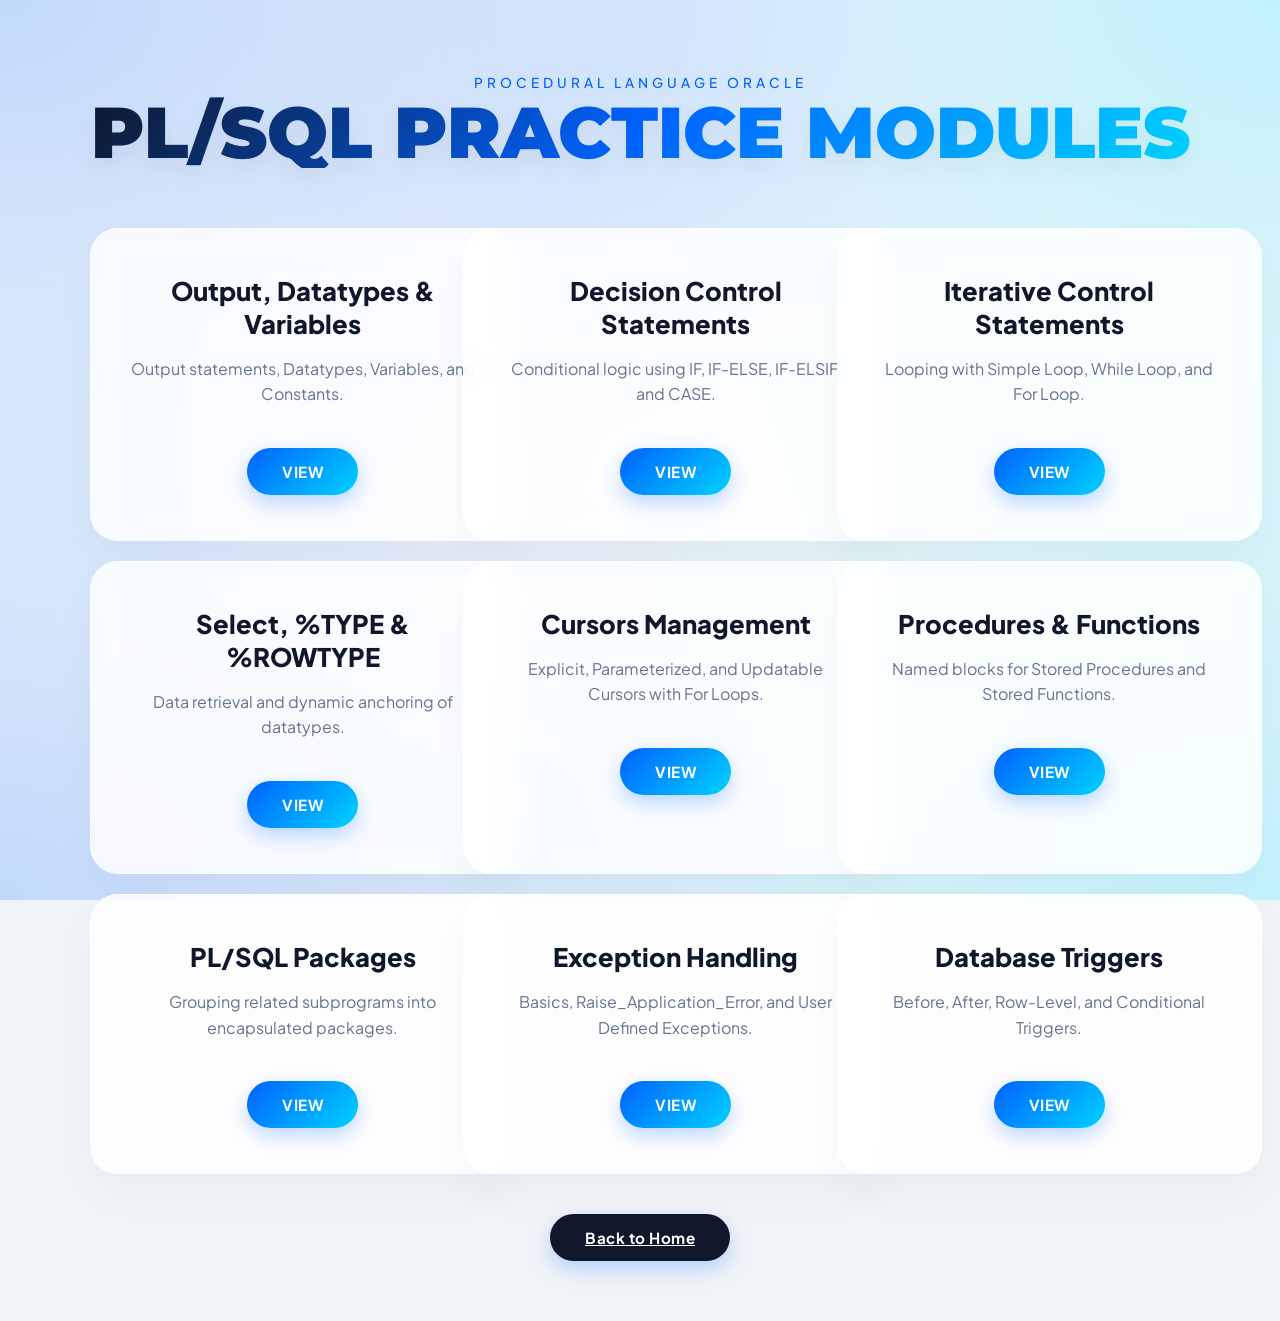
<file: indexPL.html>
<!doctype html>
<html lang="en">
  <head>
    <meta charset="UTF-8" />
    <title>PL/SQL Modules | DBMS Practice</title>
    <link rel="stylesheet" href="style.css" />
    <style>
      .topic-grid {
        display: grid;
        grid-template-columns: repeat(auto-fill, minmax(320px, 1fr));
        gap: 20px;
      }
    </style>
  </head>
  <body>
    <div class="container">
      <header>
        <p>Procedural Language Oracle</p>
        <h1>PL/SQL Practice Modules</h1>
      </header>

      <div class="topic-grid">
        <a href="PL_SQL_OUTPUT.html" class="topic-card">
          <h3>Output, Datatypes & Variables</h3>
          <p>Output statements, Datatypes, Variables, and Constants.</p>
          <span class="status-btn">VIEW</span>
        </a>

        <a href="DECISION_CONTROL.html" class="topic-card">
          <h3>Decision Control Statements</h3>
          <p>Conditional logic using IF, IF-ELSE, IF-ELSIF, and CASE.</p>
          <span class="status-btn">VIEW</span>
        </a>

        <a href="LOOPS.html" class="topic-card">
          <h3>Iterative Control Statements</h3>
          <p>Looping with Simple Loop, While Loop, and For Loop.</p>
          <span class="status-btn">VIEW</span>
        </a>

        <a href="ROW_TYPE.html" class="topic-card">
          <h3>Select, %TYPE & %ROWTYPE</h3>
          <p>Data retrieval and dynamic anchoring of datatypes.</p>
          <span class="status-btn">VIEW</span>
        </a>

        <a href="CURSORS.html" class="topic-card">
          <h3>Cursors Management</h3>
          <p>Explicit, Parameterized, and Updatable Cursors with For Loops.</p>
          <span class="status-btn">VIEW</span>
        </a>

        <a href="ST_PRO_FUN.html" class="topic-card">
          <h3>Procedures & Functions</h3>
          <p>Named blocks for Stored Procedures and Stored Functions.</p>
          <span class="status-btn">VIEW</span>
        </a>

        <a href="PACKAGES.html" class="topic-card">
          <h3>PL/SQL Packages</h3>
          <p>Grouping related subprograms into encapsulated packages.</p>
          <span class="status-btn">VIEW</span>
        </a>

        <a href="EXCE_HAND.html" class="topic-card">
          <h3>Exception Handling</h3>
          <p>Basics, Raise_Application_Error, and User Defined Exceptions.</p>
          <span class="status-btn">VIEW</span>
        </a>

        <a href="TRIGGERS.html" class="topic-card">
          <h3>Database Triggers</h3>
          <p>Before, After, Row-Level, and Conditional Triggers.</p>
          <span class="status-btn">VIEW</span>
        </a>
      </div>

      <center>
        <a
          href="index.html"
          class="status-btn"
          style="background: #0f172a; margin-top: 40px"
          >Back to Home</a
        >
      </center>
    </div>
  </body>
</html>
</file>
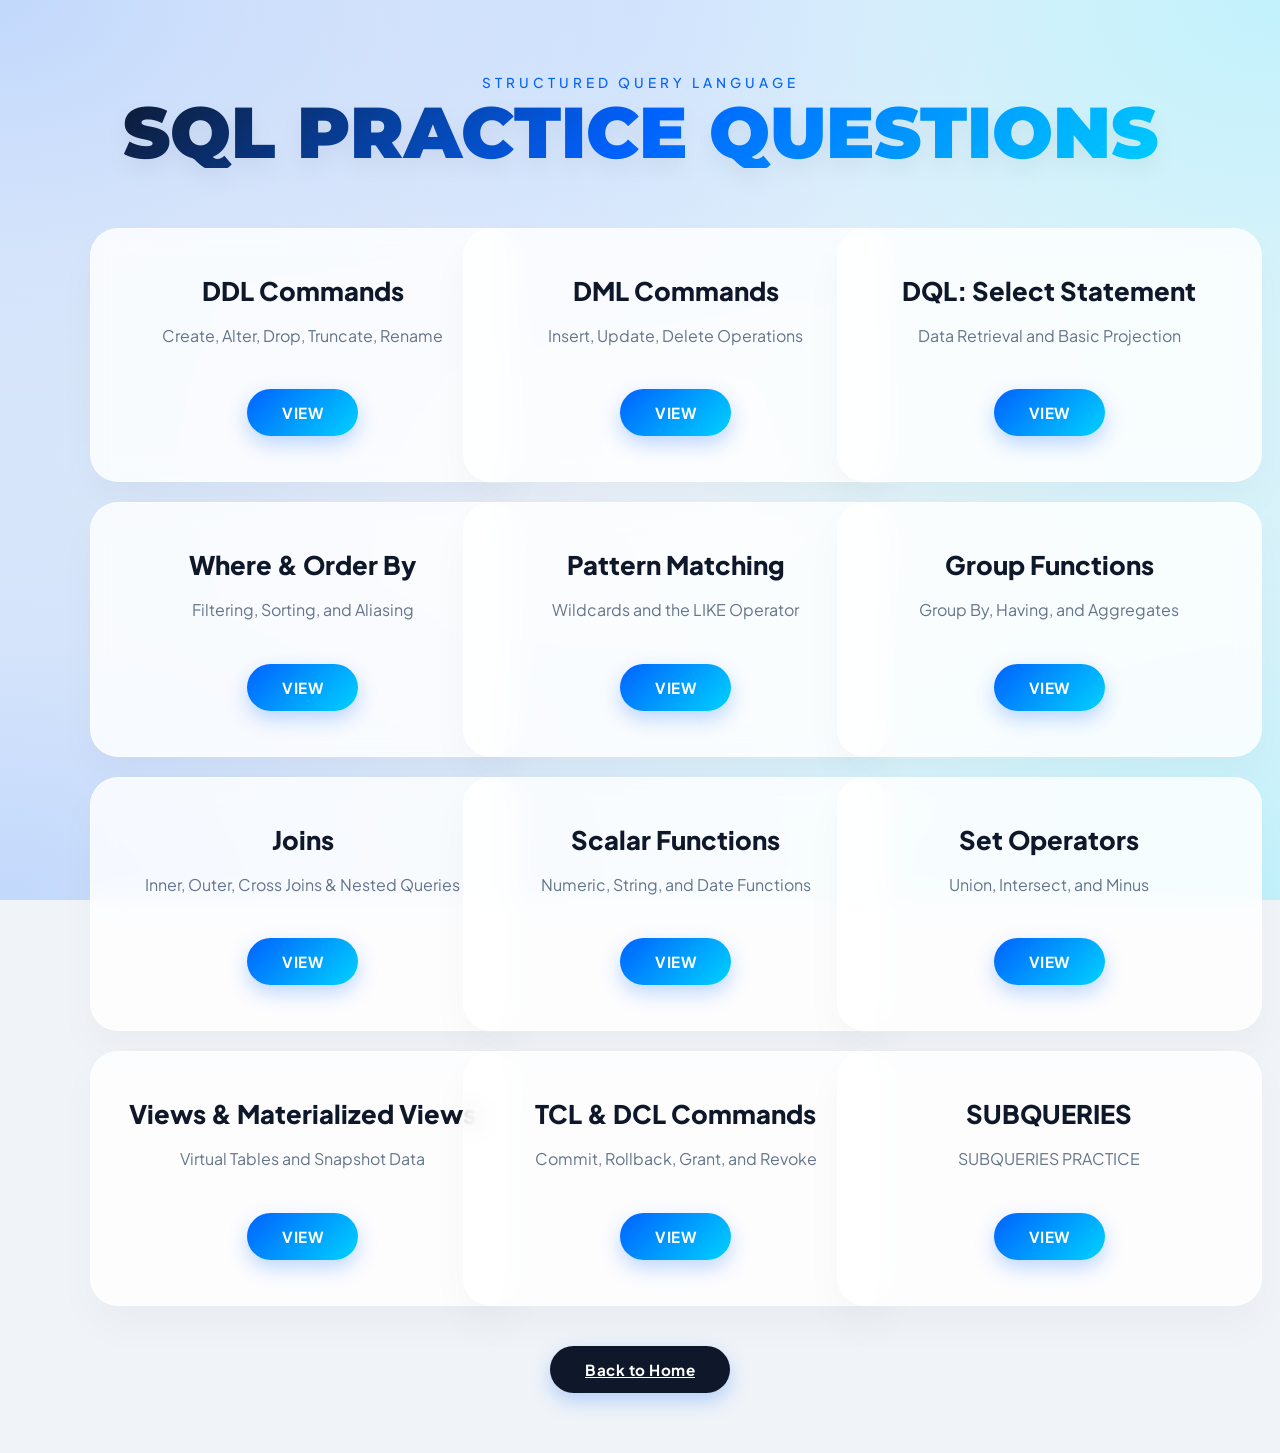
<file: indexS.html>
<!doctype html>
<html lang="en">
  <head>
    <meta charset="UTF-8" />
    <title>SQL Modules | DBMS Practice</title>
    <link rel="stylesheet" href="style.css" />
    <style>
      /* Ensuring a clean grid for many options */
      .topic-grid {
        display: grid;
        grid-template-columns: repeat(auto-fill, minmax(300px, 1fr));
        gap: 20px;
      }
    </style>
  </head>
  <body>
    <div class="container">
      <header>
        <p>STRUCTURED QUERY LANGUAGE</p>
        <h1>SQL PRACTICE QUESTIONS</h1>
      </header>

      <div class="topic-grid">
        <a href="DDL.html" class="topic-card">
          <h3>DDL Commands</h3>
          <p>Create, Alter, Drop, Truncate, Rename</p>
          <span class="status-btn">VIEW</span>
        </a>

        <a href="DML.html" class="topic-card">
          <h3>DML Commands</h3>
          <p>Insert, Update, Delete Operations</p>
          <span class="status-btn">VIEW</span>
        </a>

        <a href="DQL.html" class="topic-card">
          <h3>DQL: Select Statement</h3>
          <p>Data Retrieval and Basic Projection</p>
          <span class="status-btn">VIEW</span>
        </a>

        <a href="WHERE.html" class="topic-card">
          <h3>Where & Order By</h3>
          <p>Filtering, Sorting, and Aliasing</p>
          <span class="status-btn">VIEW</span>
        </a>

        <a href="LIKE.html" class="topic-card">
          <h3>Pattern Matching</h3>
          <p>Wildcards and the LIKE Operator</p>
          <span class="status-btn">VIEW</span>
        </a>

        <a href="GROUP.html" class="topic-card">
          <h3>Group Functions</h3>
          <p>Group By, Having, and Aggregates</p>
          <span class="status-btn">VIEW</span>
        </a>

        <a href="JOINS.html" class="topic-card">
          <h3>Joins </h3>
          <p>Inner, Outer, Cross Joins & Nested Queries</p>
          <span class="status-btn">VIEW</span>
        </a>

        <a href="SCALAR.html" class="topic-card">
          <h3>Scalar Functions</h3>
          <p>Numeric, String, and Date Functions</p>
          <span class="status-btn">VIEW</span>
        </a>

        <a href="SETS.html" class="topic-card">
          <h3>Set Operators</h3>
          <p>Union, Intersect, and Minus</p>
          <span class="status-btn">VIEW</span>
        </a>

        <a href="VIEWS.html" class="topic-card">
          <h3>Views & Materialized Views</h3>
          <p>Virtual Tables and Snapshot Data</p>
          <span class="status-btn">VIEW</span>
        </a>

        <a href="TCL_DCL.html" class="topic-card">
          <h3>TCL & DCL Commands</h3>
          <p>Commit, Rollback, Grant, and Revoke</p>
          <span class="status-btn">VIEW</span>
        </a>

        <a href="SUBQUERY.html" class="topic-card">
          <h3>SUBQUERIES</h3>
          <p>SUBQUERIES PRACTICE </p>
          <span class="status-btn">VIEW</span>
        </a>
      </div>

      <center>
        <a
          href="index.html"
          class="status-btn"
          style="background: #0f172a; margin-top: 40px"
          >Back to Home</a
        >
      </center>
    </div>
  </body>
</html>
</file>
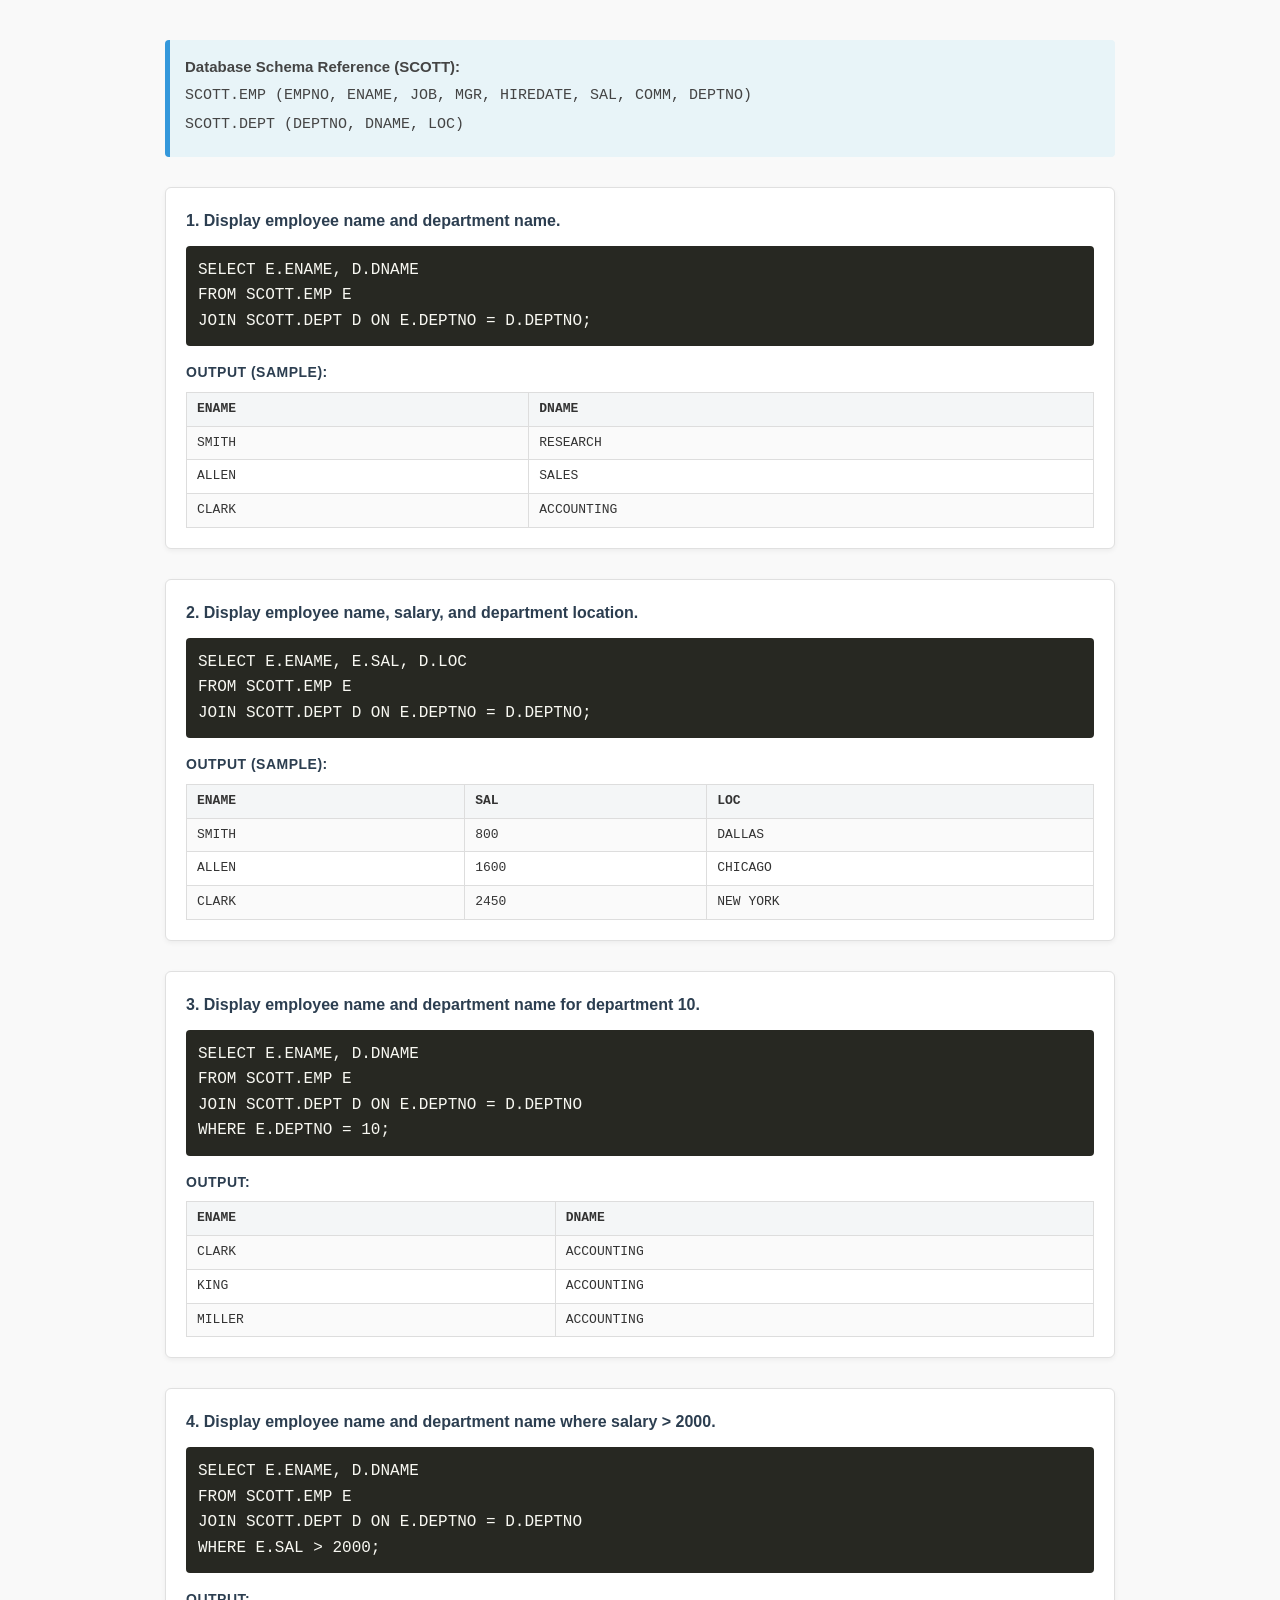
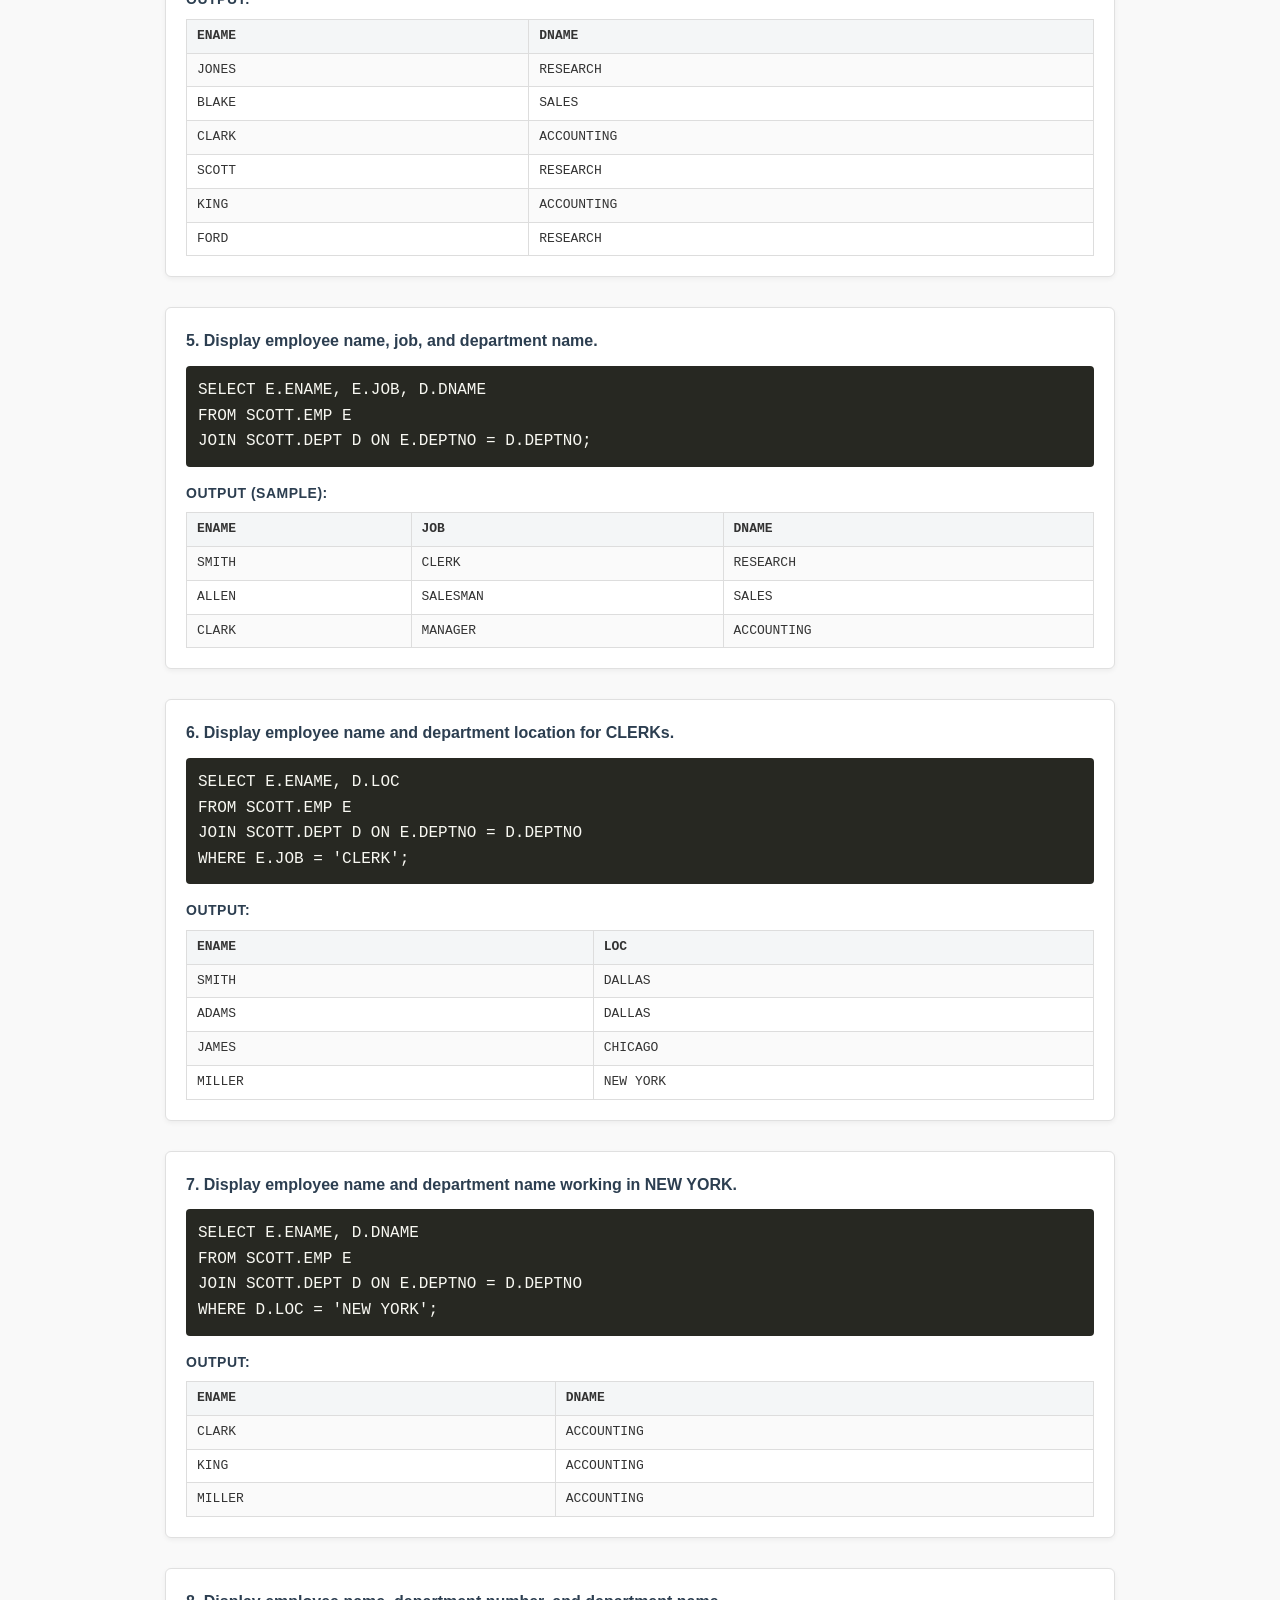
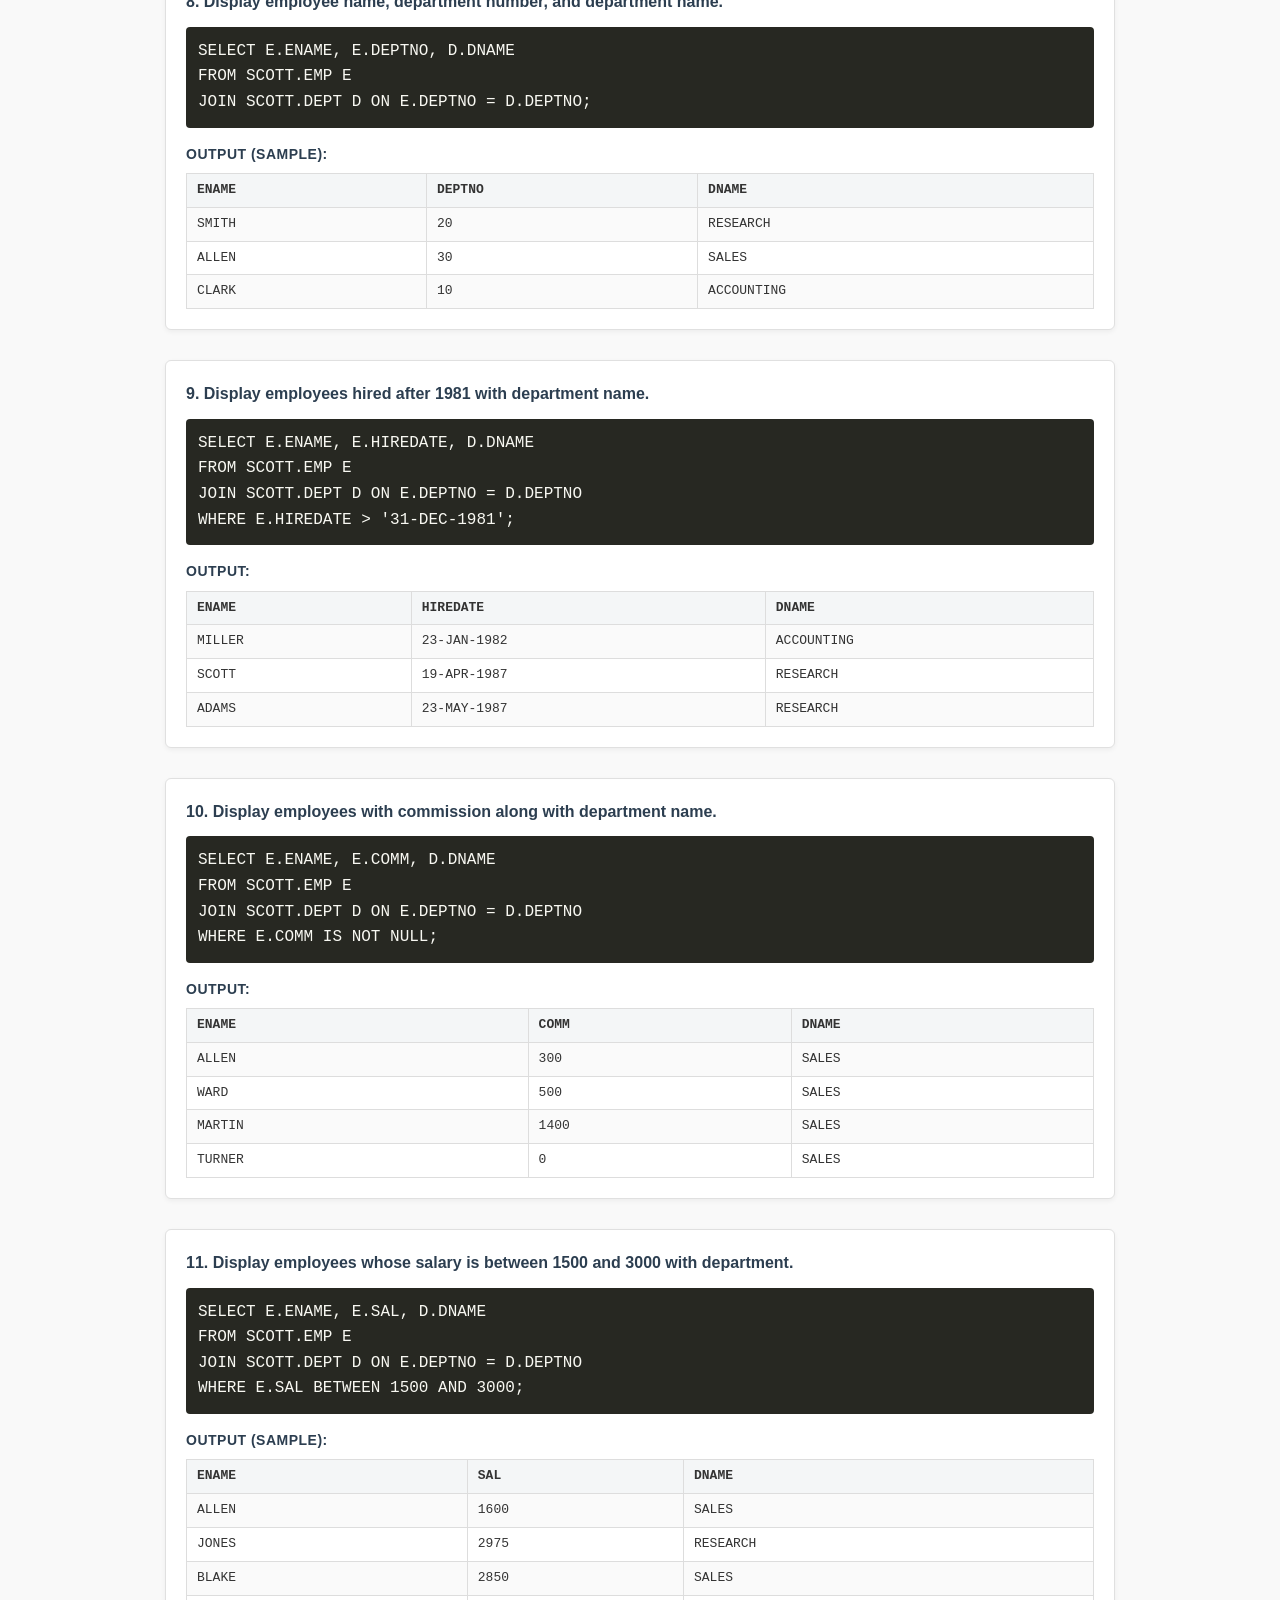
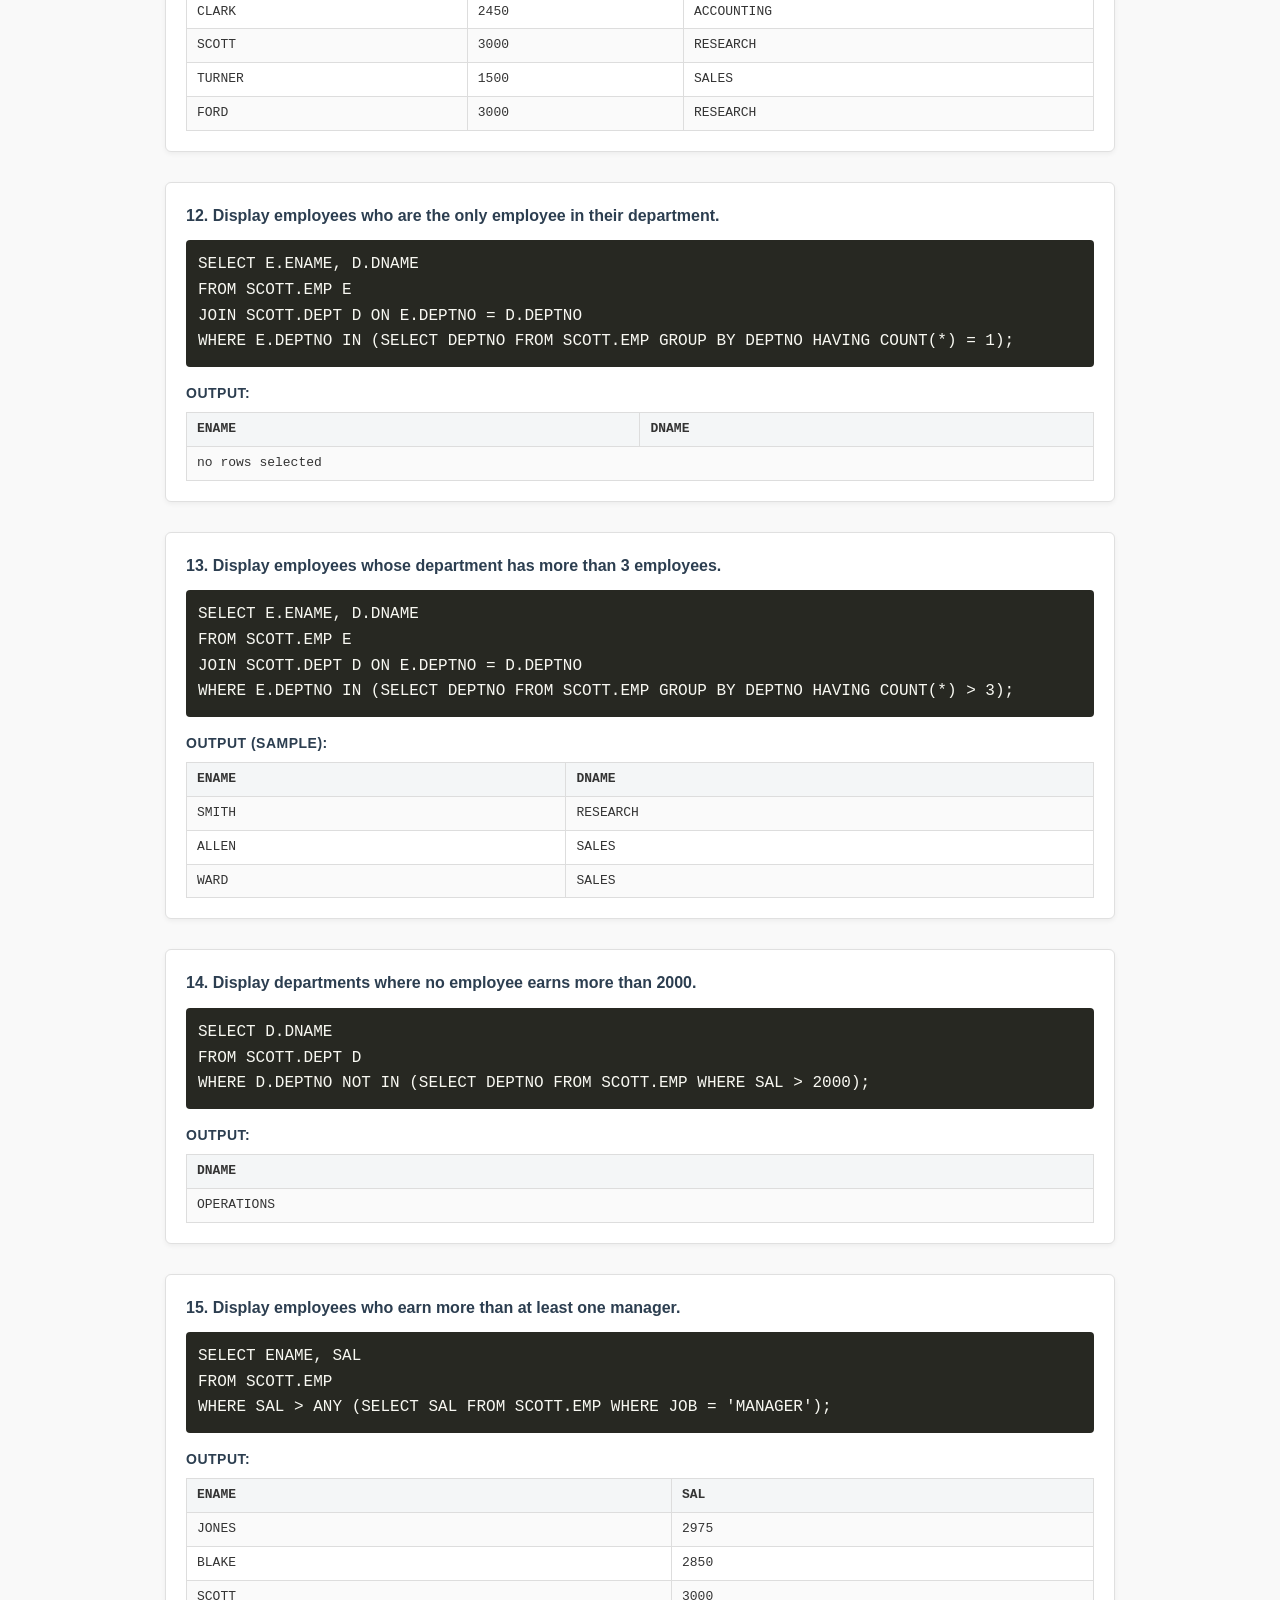
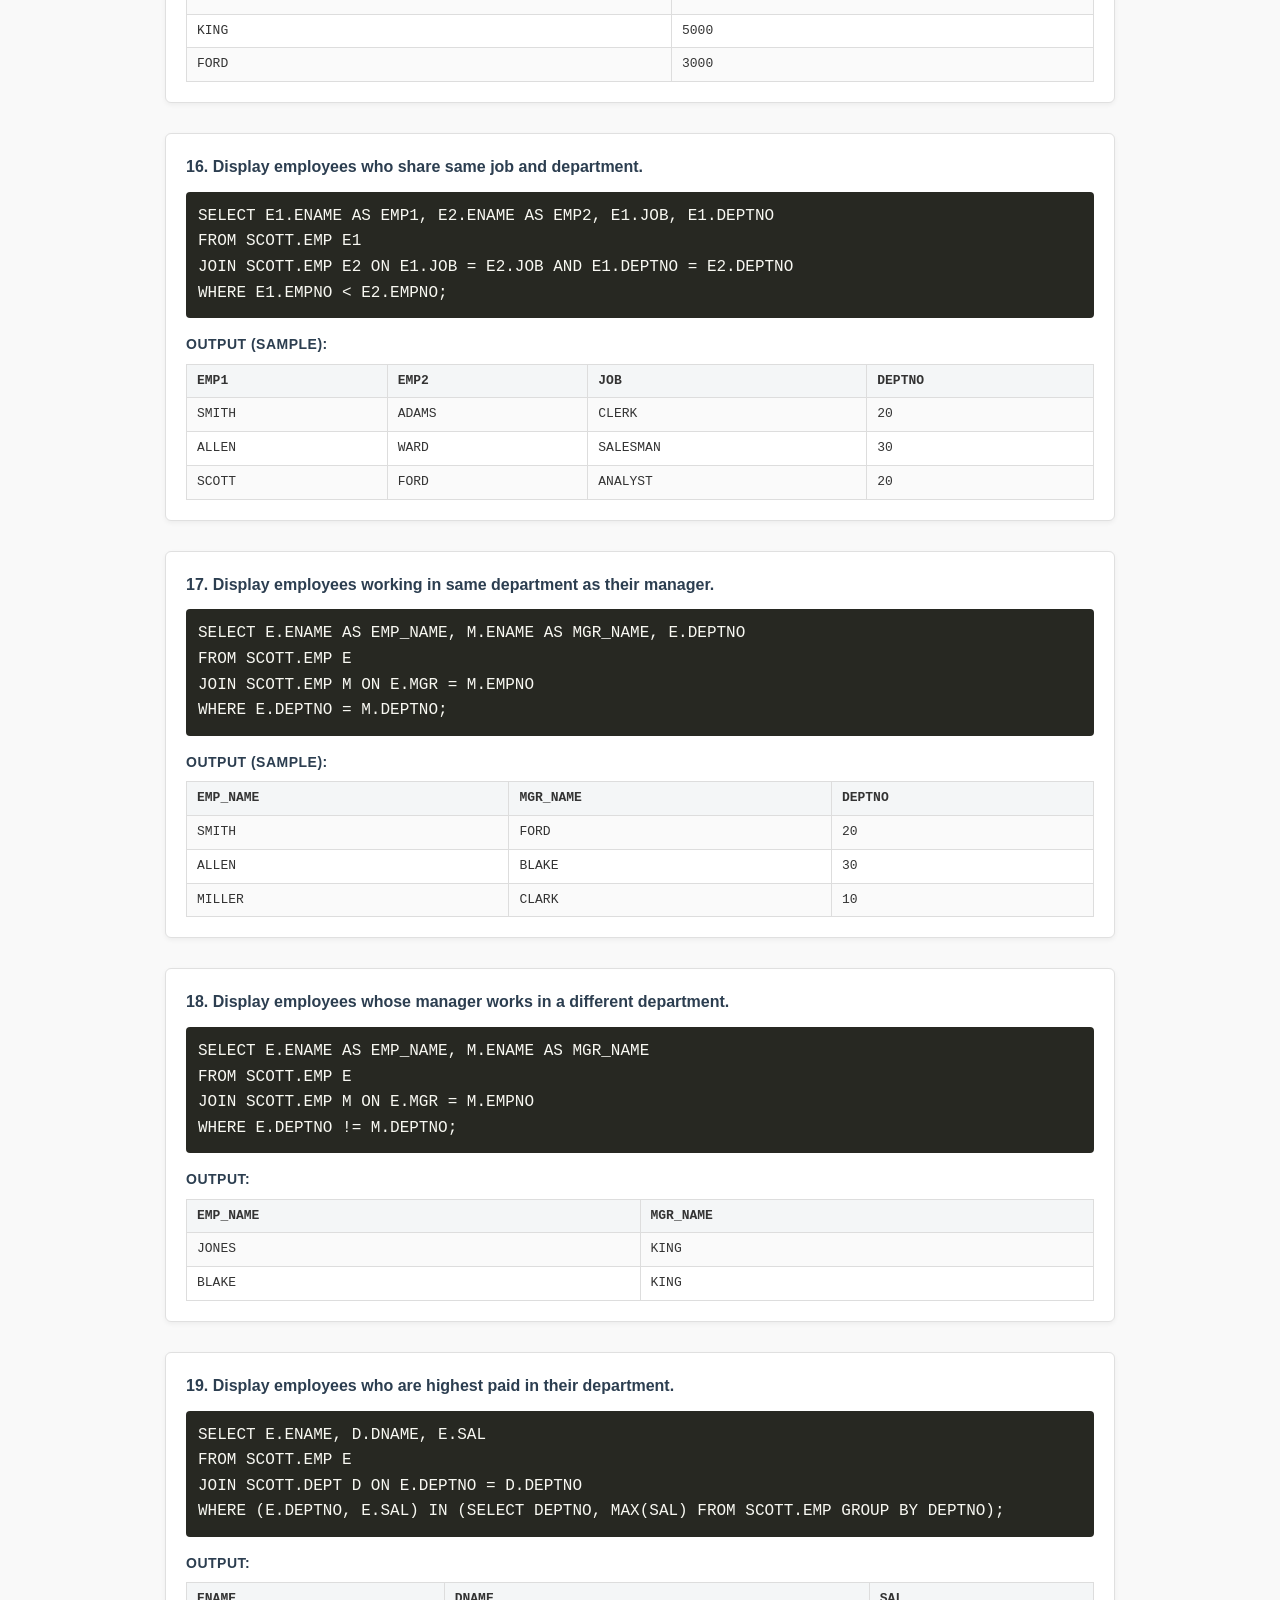
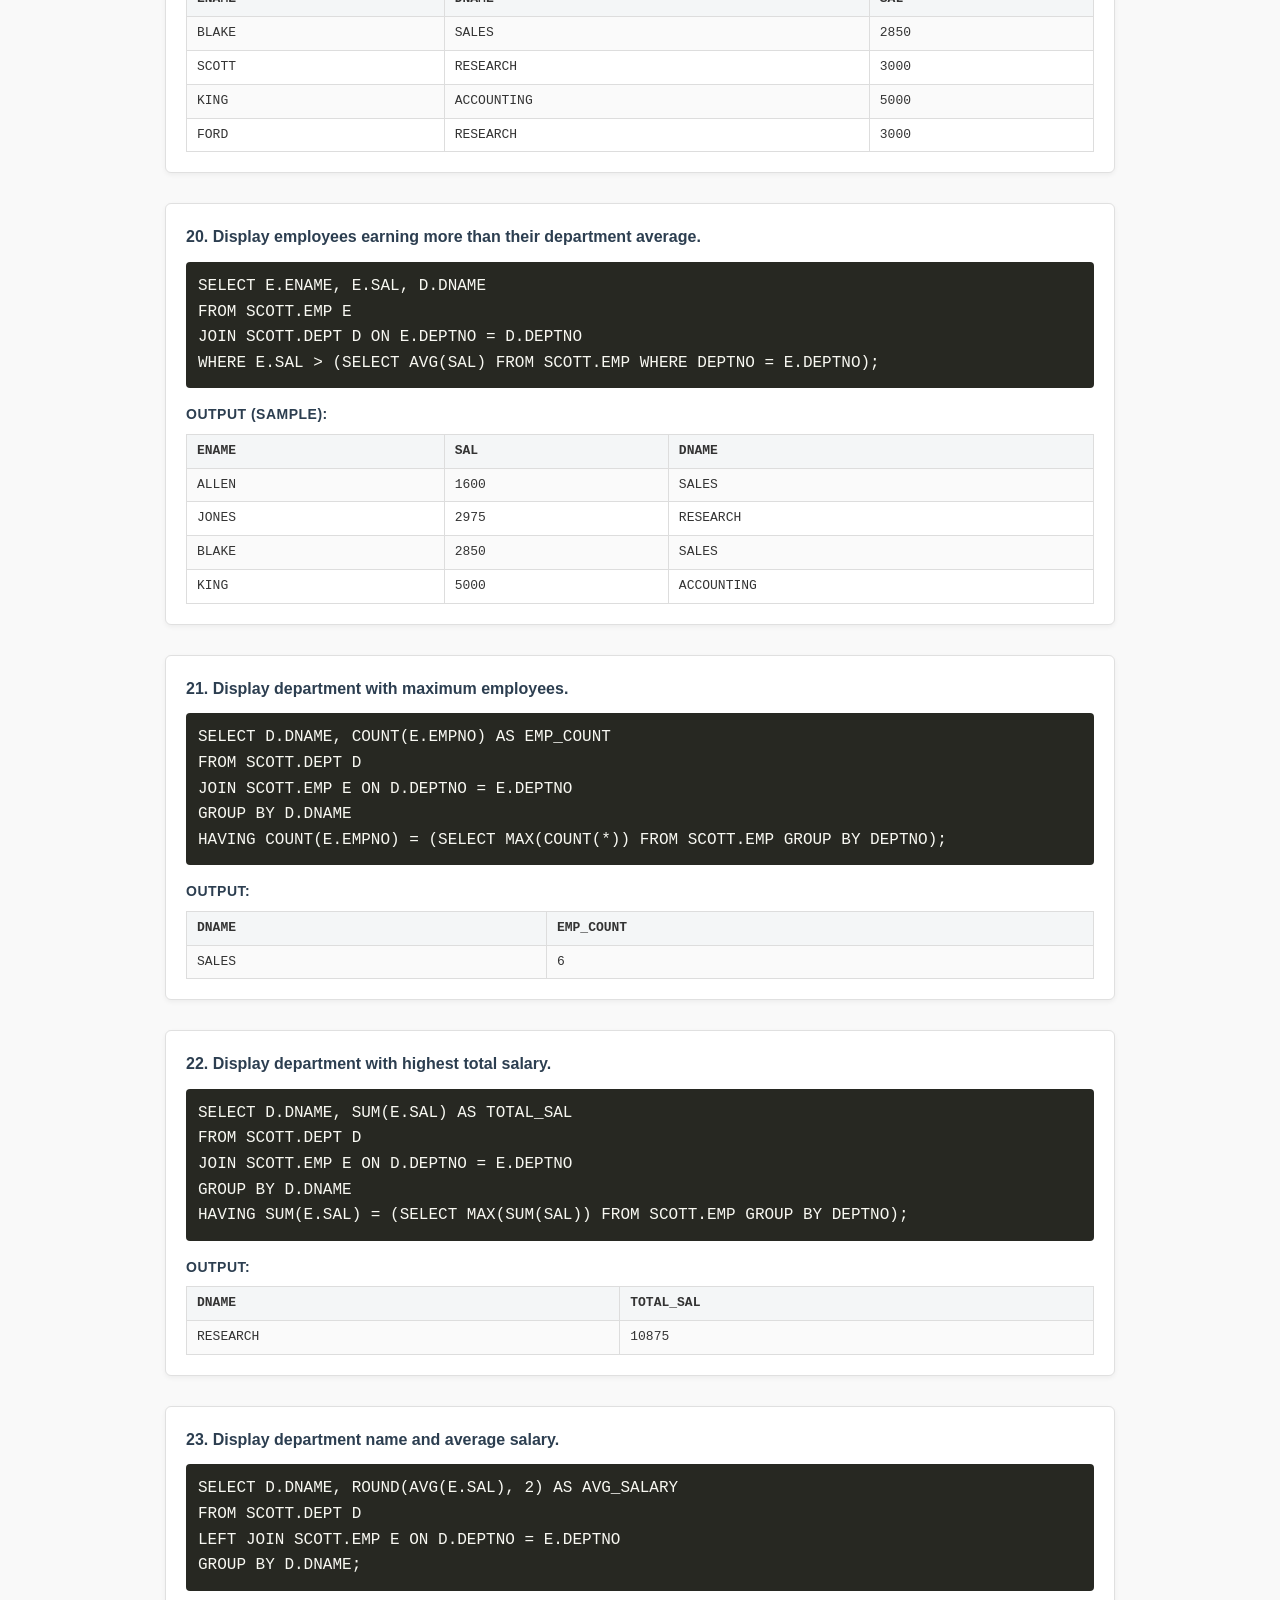
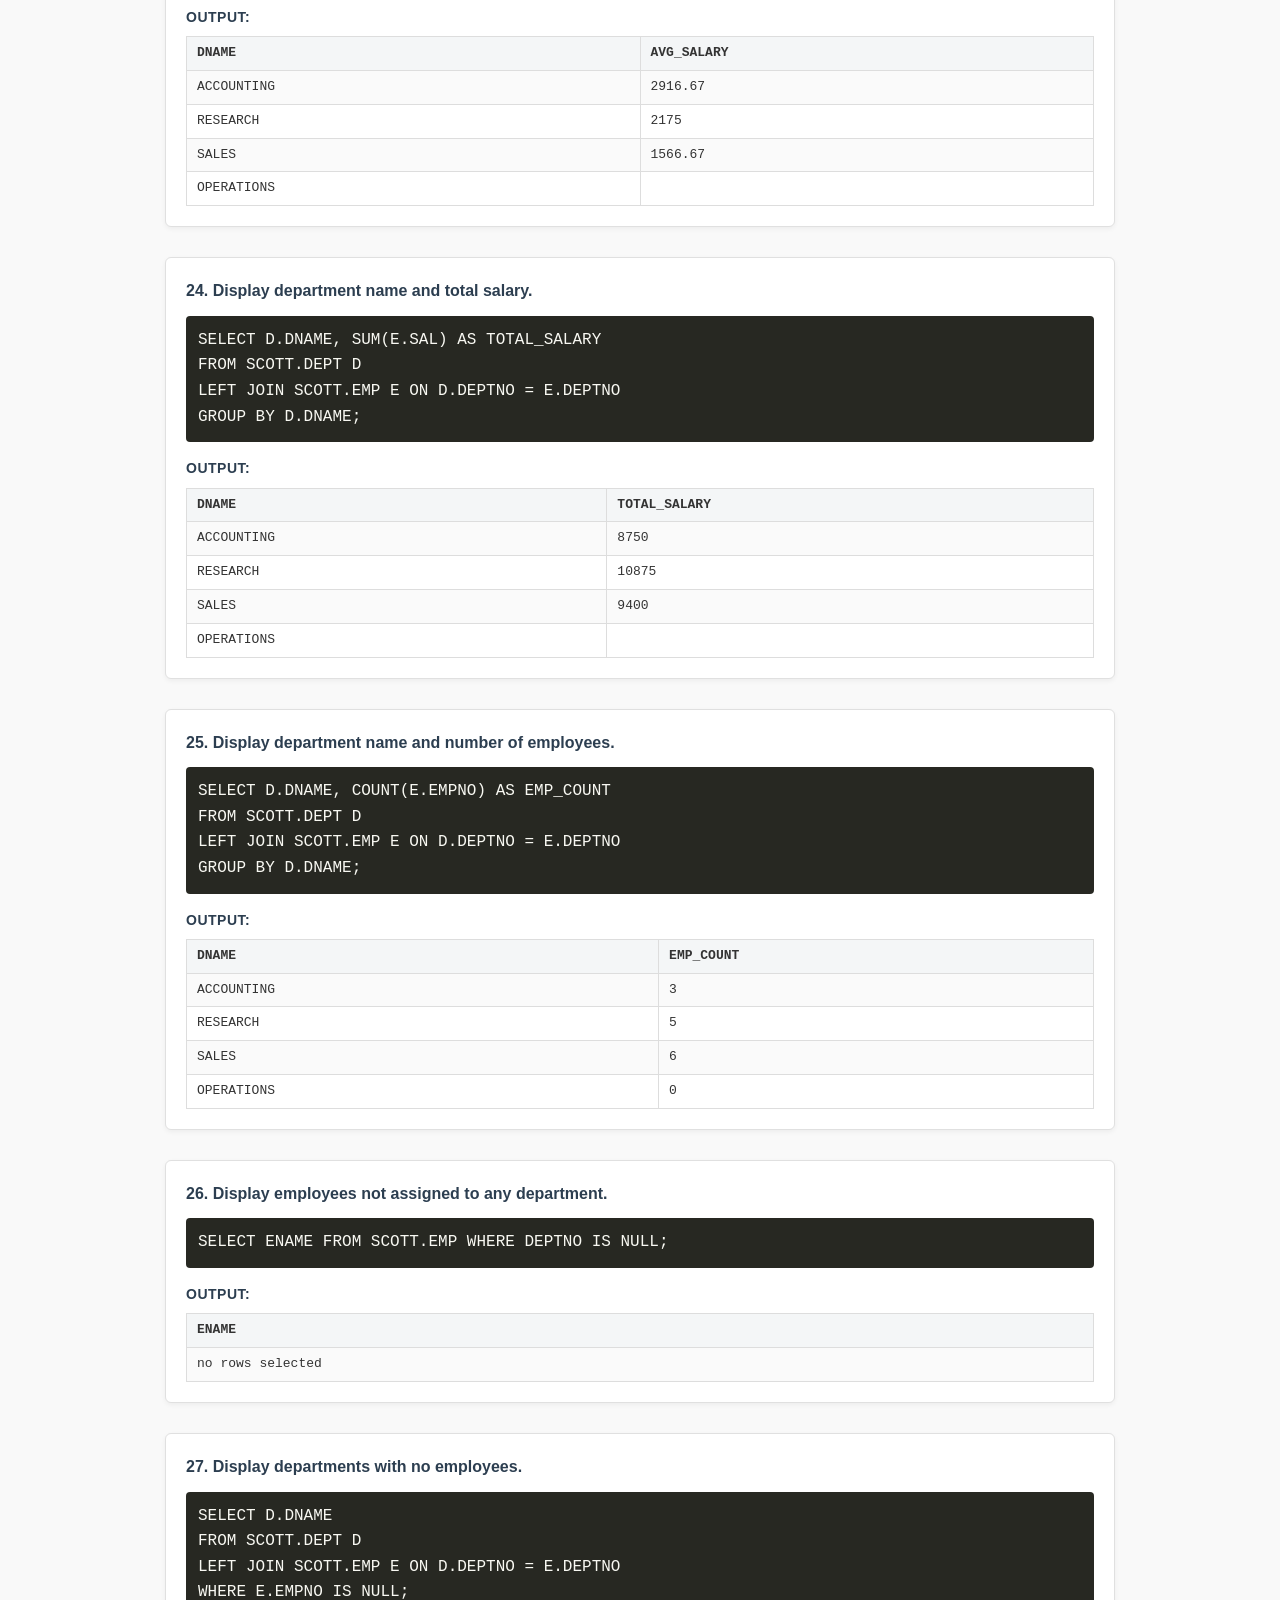
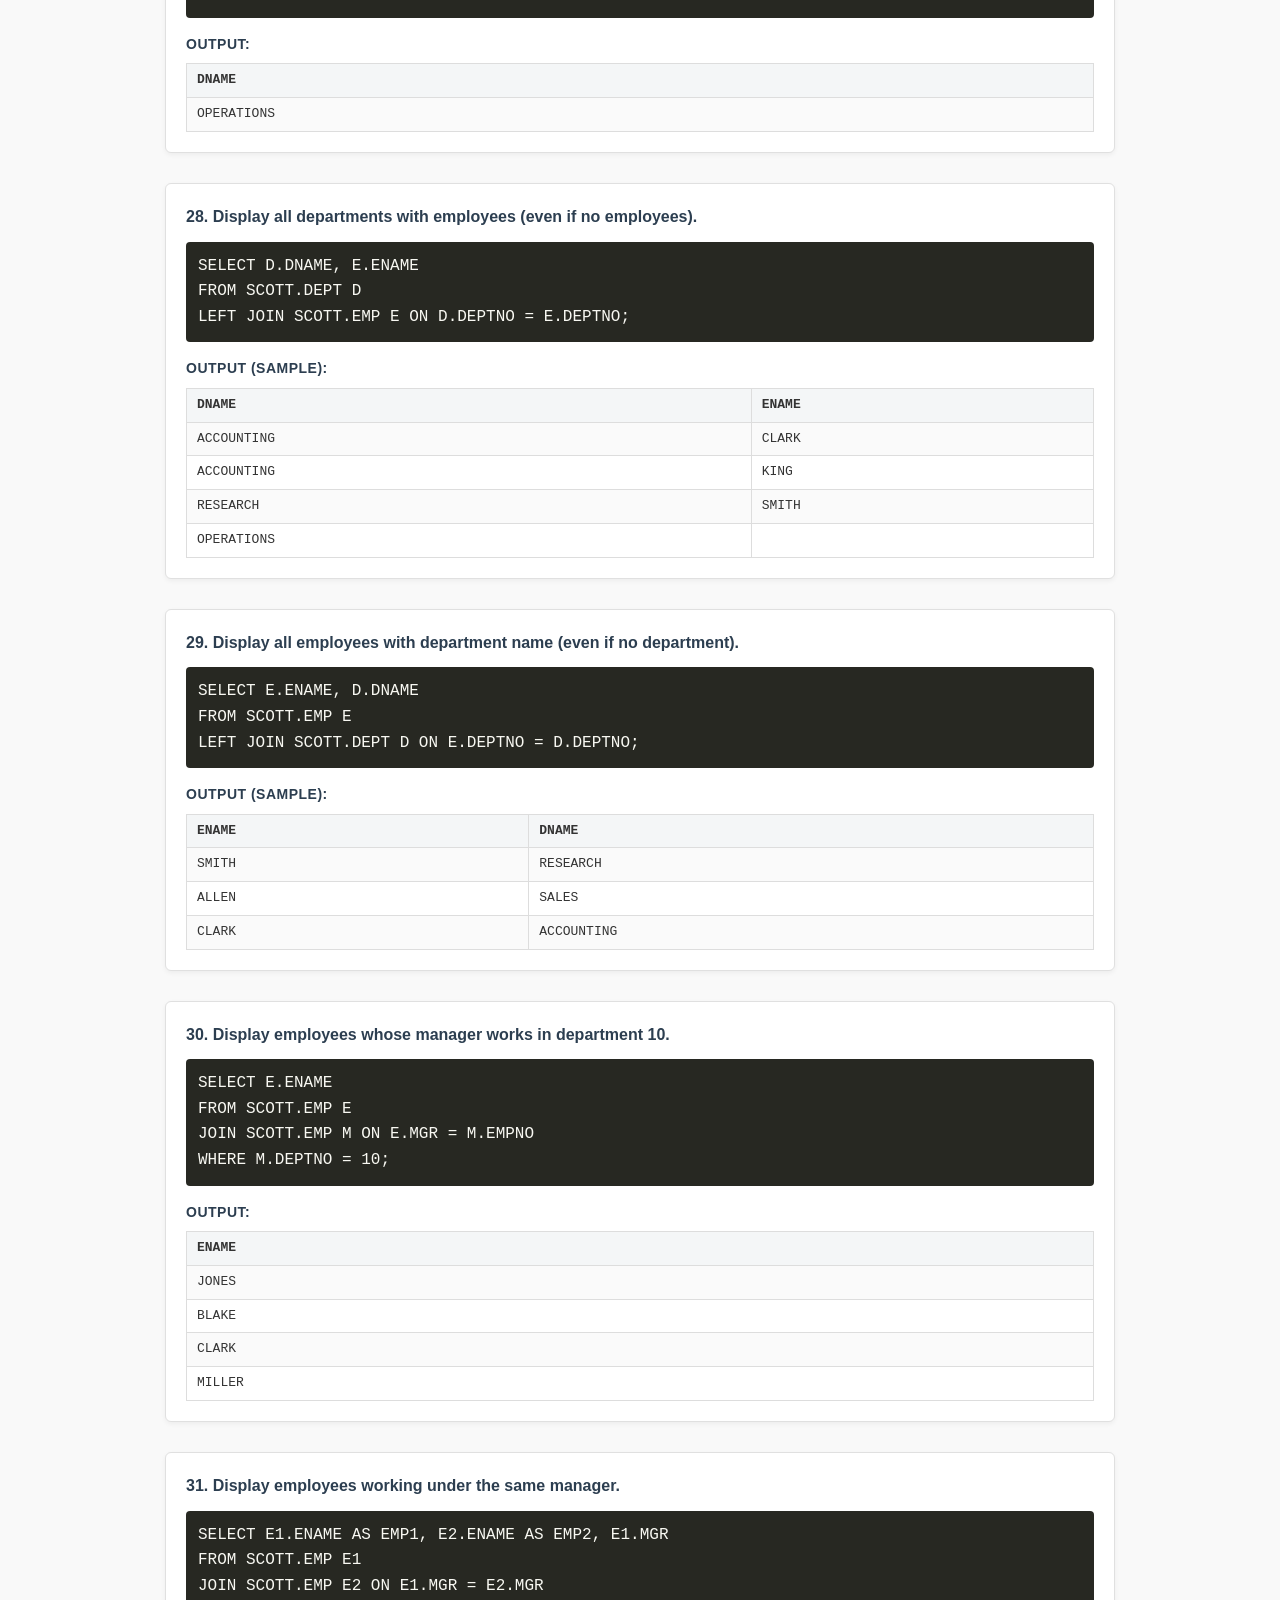
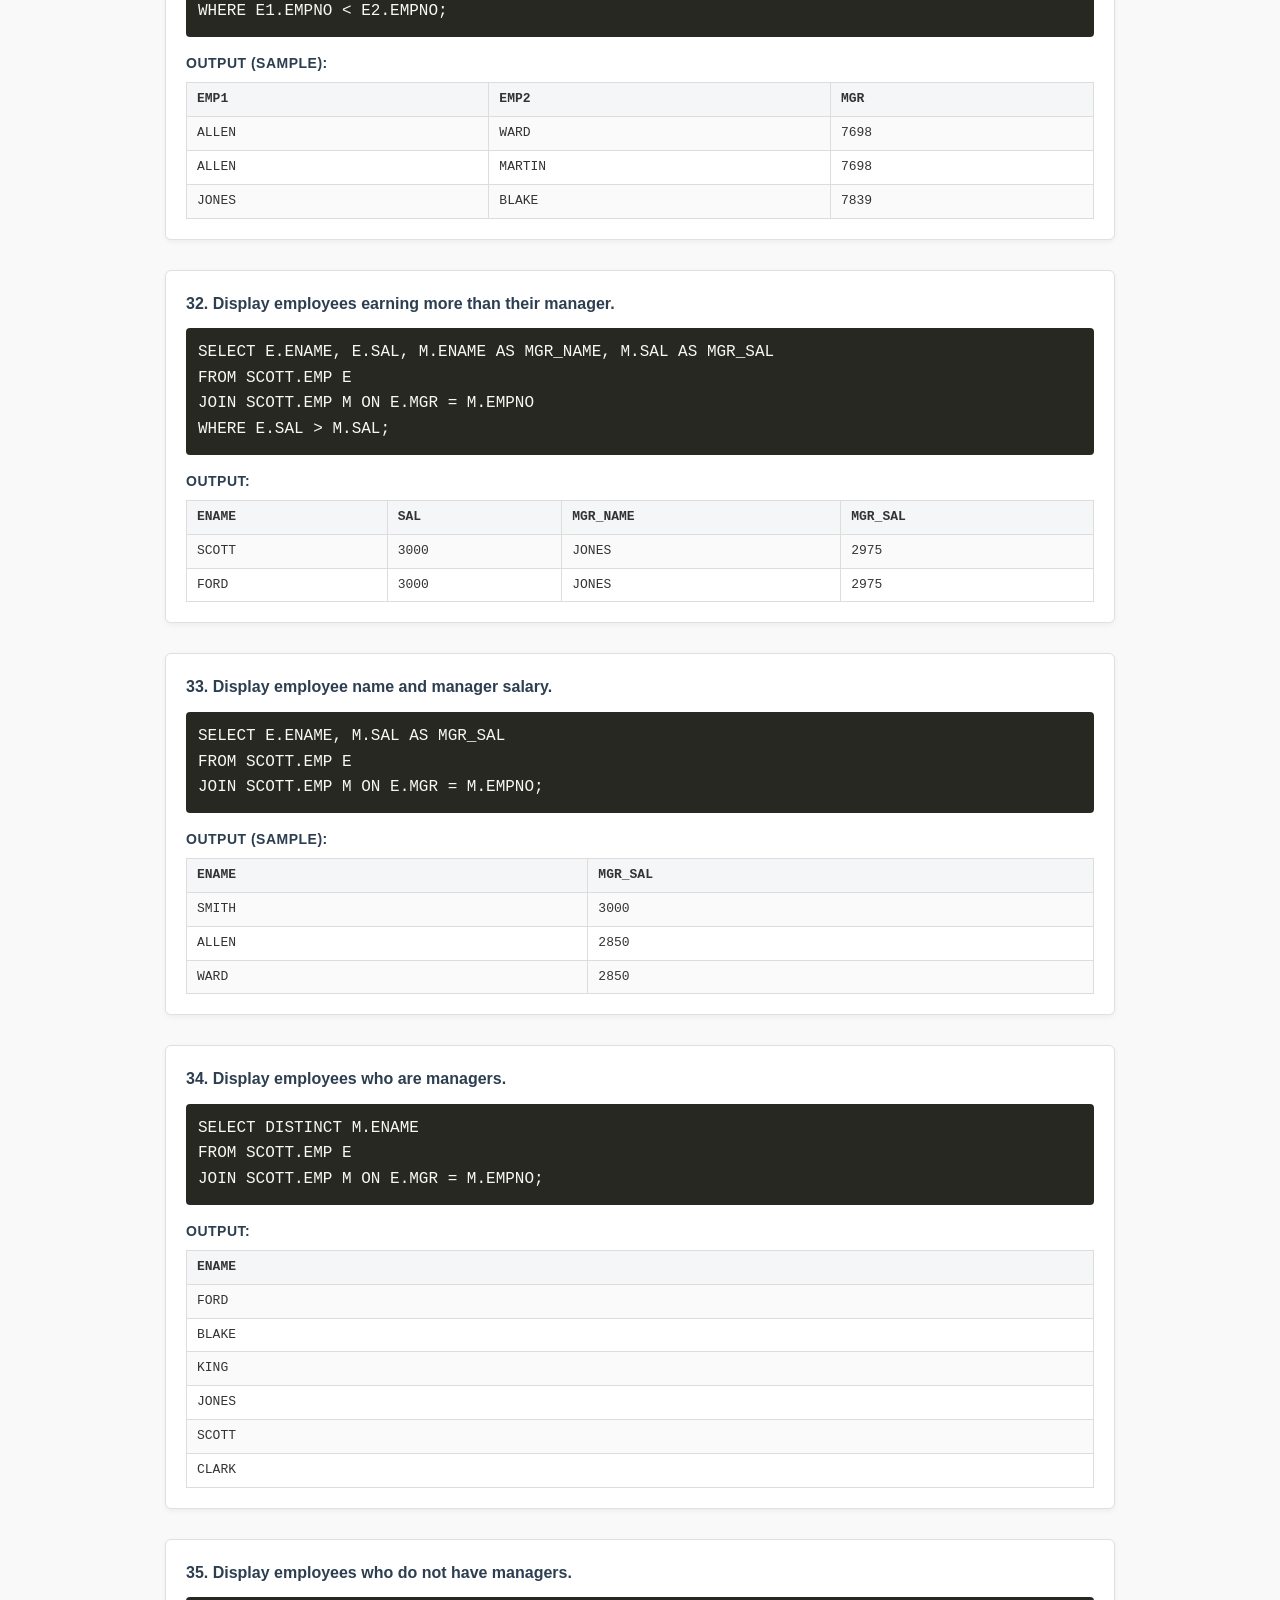
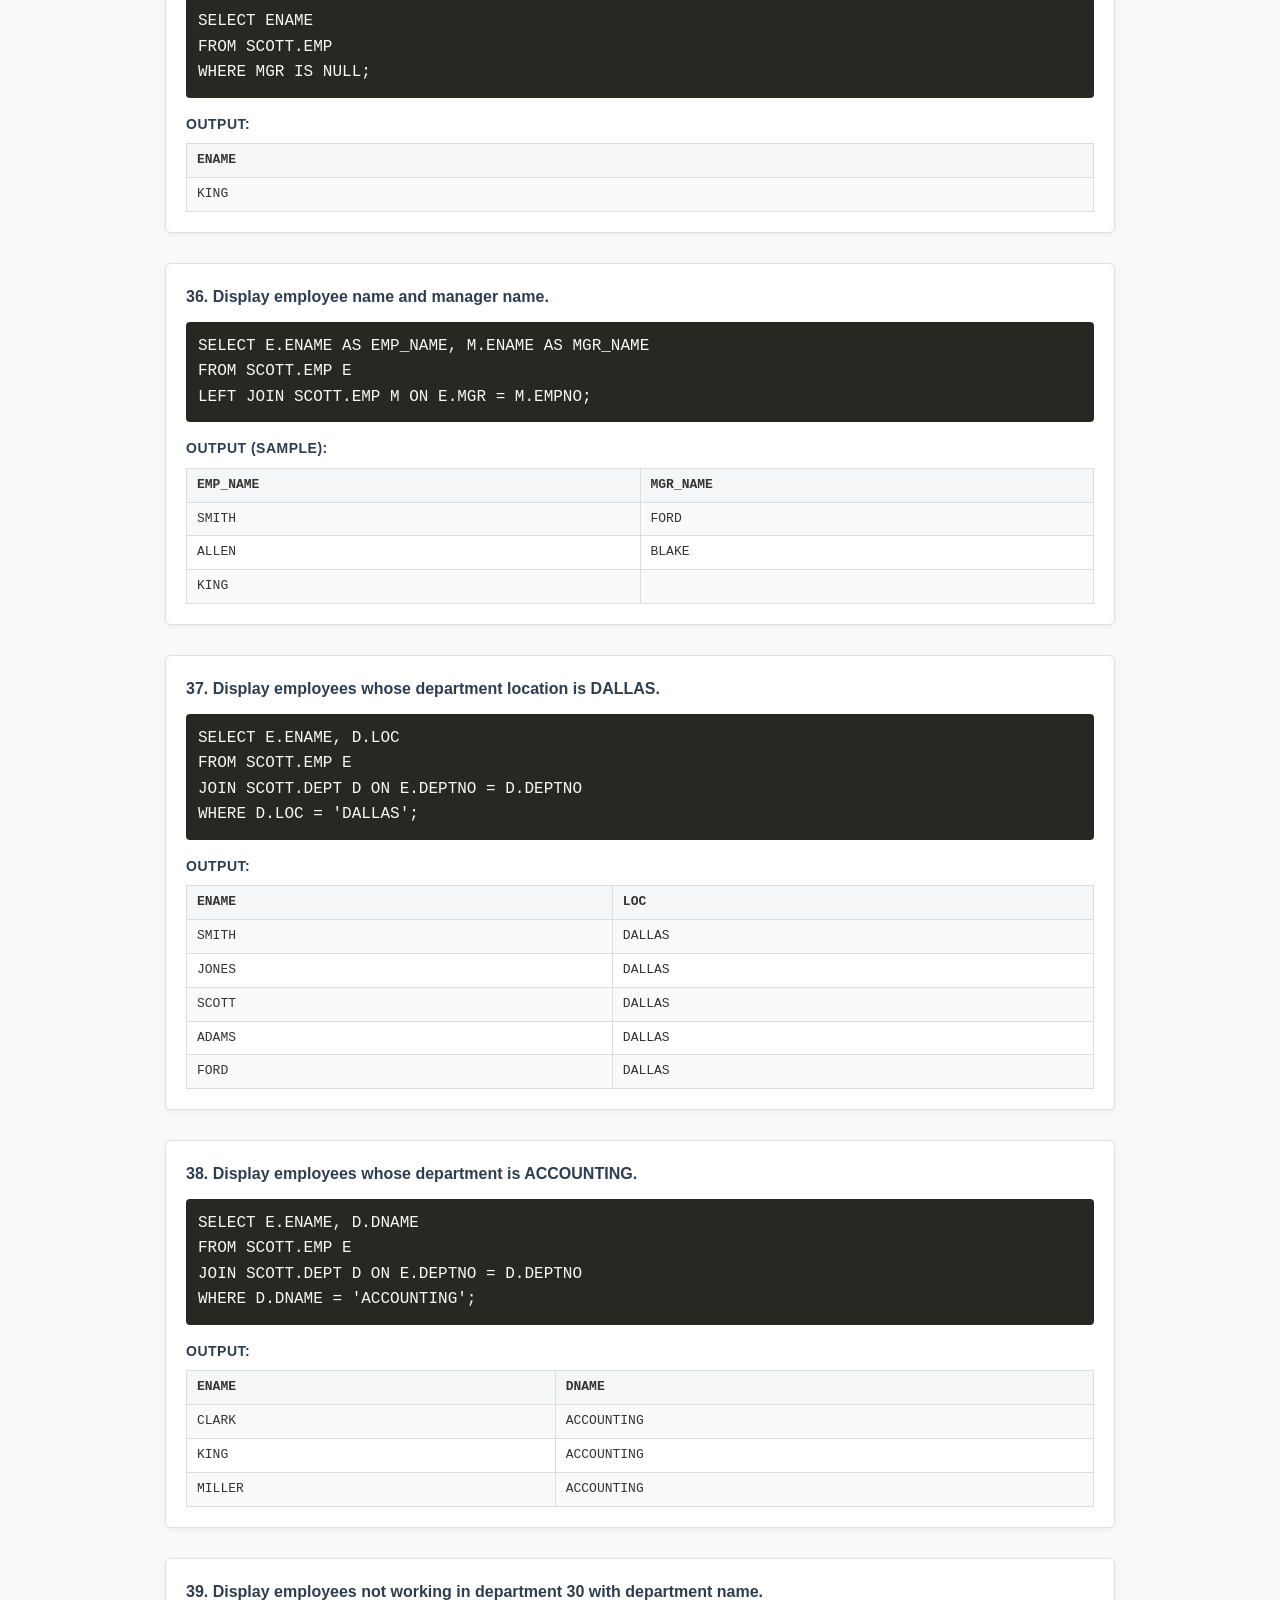
<file: JOINS.html>
<!DOCTYPE html>
<html lang="en">
<head>
    <meta charset="UTF-8">
    <meta name="viewport" content="width=device-width, initial-scale=1.0">
    <title>DBMS Practical File - JOINS (Inner, Outer, Cross)</title>
    <style>
        body {
            font-family: "Segoe UI", Tahoma, Geneva, Verdana, sans-serif;
            margin: 40px auto;
            max-width: 950px;
            color: #333;
            line-height: 1.6;
            background-color: #f9f9f9;
        }
        .header {
            text-align: center;
            margin-bottom: 30px;
            padding-bottom: 20px;
            border-bottom: 2px solid #2c3e50;
        }
        .header h1 { margin: 5px 0; font-size: 26px; color: #2c3e50; }
        .header h2 { margin: 5px 0; font-size: 20px; font-weight: normal; }
        .header h3 { margin: 5px 0; font-size: 18px; color: #555; }
        .student-info { text-align: right; margin-bottom: 30px; font-size: 16px; }
        .student-info p { margin: 2px 0; font-weight: 600; }
        .schema {
            font-size: 15px; color: #444; margin-bottom: 30px; padding: 15px;
            background: #e8f4f8; border-left: 5px solid #3498db; border-radius: 4px;
        }
        .schema p { margin: 5px 0; font-family: Consolas, monospace; }
        .question-block {
            margin-bottom: 30px; padding: 20px; border: 1px solid #e0e0e0;
            border-radius: 6px; background-color: #ffffff; box-shadow: 0 2px 5px rgba(0,0,0,0.05);
            page-break-inside: avoid;
        }
        .question { font-weight: 600; margin-bottom: 12px; font-size: 16px; color: #2c3e50; }
        .query {
            background-color: #272822; color: #f8f8f2; padding: 12px; border-radius: 4px;
            font-family: Consolas, monospace; overflow-x: auto; margin: 0 0 15px 0;
            white-space: pre-wrap;
        }
        .output-label { font-weight: bold; font-size: 14px; color: #2c3e50; margin-bottom: 8px; text-transform: uppercase; letter-spacing: 0.5px; }
        .output-table { width: 100%; border-collapse: collapse; font-size: 13px; font-family: Consolas, monospace; }
        .output-table th, .output-table td { border: 1px solid #ddd; padding: 6px 10px; text-align: left; }
        .output-table th { background-color: #f4f6f7; color: #333; font-weight: 600; }
        .output-table tr:nth-child(even) { background-color: #fafafa; }
        .output-table tr:hover { background-color: #f0f0f0; }
    </style>
</head>
<body>

    

    

    <div class="schema">
        <strong>Database Schema Reference (SCOTT):</strong>
        <p>SCOTT.EMP (EMPNO, ENAME, JOB, MGR, HIREDATE, SAL, COMM, DEPTNO)</p>
        <p>SCOTT.DEPT (DEPTNO, DNAME, LOC)</p>
    </div>

    <div class="question-block">
        <div class="question">1. Display employee name and department name.</div>
        <pre class="query">SELECT E.ENAME, D.DNAME 
FROM SCOTT.EMP E 
JOIN SCOTT.DEPT D ON E.DEPTNO = D.DEPTNO;</pre>
        <div class="output-label">Output (Sample):</div>
        <table class="output-table">
            <tr><th>ENAME</th><th>DNAME</th></tr>
            <tr><td>SMITH</td><td>RESEARCH</td></tr>
            <tr><td>ALLEN</td><td>SALES</td></tr>
            <tr><td>CLARK</td><td>ACCOUNTING</td></tr>
        </table>
    </div>

    <div class="question-block">
        <div class="question">2. Display employee name, salary, and department location.</div>
        <pre class="query">SELECT E.ENAME, E.SAL, D.LOC 
FROM SCOTT.EMP E 
JOIN SCOTT.DEPT D ON E.DEPTNO = D.DEPTNO;</pre>
        <div class="output-label">Output (Sample):</div>
        <table class="output-table">
            <tr><th>ENAME</th><th>SAL</th><th>LOC</th></tr>
            <tr><td>SMITH</td><td>800</td><td>DALLAS</td></tr>
            <tr><td>ALLEN</td><td>1600</td><td>CHICAGO</td></tr>
            <tr><td>CLARK</td><td>2450</td><td>NEW YORK</td></tr>
        </table>
    </div>

    <div class="question-block">
        <div class="question">3. Display employee name and department name for department 10.</div>
        <pre class="query">SELECT E.ENAME, D.DNAME 
FROM SCOTT.EMP E 
JOIN SCOTT.DEPT D ON E.DEPTNO = D.DEPTNO 
WHERE E.DEPTNO = 10;</pre>
        <div class="output-label">Output:</div>
        <table class="output-table">
            <tr><th>ENAME</th><th>DNAME</th></tr>
            <tr><td>CLARK</td><td>ACCOUNTING</td></tr>
            <tr><td>KING</td><td>ACCOUNTING</td></tr>
            <tr><td>MILLER</td><td>ACCOUNTING</td></tr>
        </table>
    </div>

    <div class="question-block">
        <div class="question">4. Display employee name and department name where salary > 2000.</div>
        <pre class="query">SELECT E.ENAME, D.DNAME 
FROM SCOTT.EMP E 
JOIN SCOTT.DEPT D ON E.DEPTNO = D.DEPTNO 
WHERE E.SAL > 2000;</pre>
        <div class="output-label">Output:</div>
        <table class="output-table">
            <tr><th>ENAME</th><th>DNAME</th></tr>
            <tr><td>JONES</td><td>RESEARCH</td></tr>
            <tr><td>BLAKE</td><td>SALES</td></tr>
            <tr><td>CLARK</td><td>ACCOUNTING</td></tr>
            <tr><td>SCOTT</td><td>RESEARCH</td></tr>
            <tr><td>KING</td><td>ACCOUNTING</td></tr>
            <tr><td>FORD</td><td>RESEARCH</td></tr>
        </table>
    </div>

    <div class="question-block">
        <div class="question">5. Display employee name, job, and department name.</div>
        <pre class="query">SELECT E.ENAME, E.JOB, D.DNAME 
FROM SCOTT.EMP E 
JOIN SCOTT.DEPT D ON E.DEPTNO = D.DEPTNO;</pre>
        <div class="output-label">Output (Sample):</div>
        <table class="output-table">
            <tr><th>ENAME</th><th>JOB</th><th>DNAME</th></tr>
            <tr><td>SMITH</td><td>CLERK</td><td>RESEARCH</td></tr>
            <tr><td>ALLEN</td><td>SALESMAN</td><td>SALES</td></tr>
            <tr><td>CLARK</td><td>MANAGER</td><td>ACCOUNTING</td></tr>
        </table>
    </div>

    <div class="question-block">
        <div class="question">6. Display employee name and department location for CLERKs.</div>
        <pre class="query">SELECT E.ENAME, D.LOC 
FROM SCOTT.EMP E 
JOIN SCOTT.DEPT D ON E.DEPTNO = D.DEPTNO 
WHERE E.JOB = 'CLERK';</pre>
        <div class="output-label">Output:</div>
        <table class="output-table">
            <tr><th>ENAME</th><th>LOC</th></tr>
            <tr><td>SMITH</td><td>DALLAS</td></tr>
            <tr><td>ADAMS</td><td>DALLAS</td></tr>
            <tr><td>JAMES</td><td>CHICAGO</td></tr>
            <tr><td>MILLER</td><td>NEW YORK</td></tr>
        </table>
    </div>

    <div class="question-block">
        <div class="question">7. Display employee name and department name working in NEW YORK.</div>
        <pre class="query">SELECT E.ENAME, D.DNAME 
FROM SCOTT.EMP E 
JOIN SCOTT.DEPT D ON E.DEPTNO = D.DEPTNO 
WHERE D.LOC = 'NEW YORK';</pre>
        <div class="output-label">Output:</div>
        <table class="output-table">
            <tr><th>ENAME</th><th>DNAME</th></tr>
            <tr><td>CLARK</td><td>ACCOUNTING</td></tr>
            <tr><td>KING</td><td>ACCOUNTING</td></tr>
            <tr><td>MILLER</td><td>ACCOUNTING</td></tr>
        </table>
    </div>

    <div class="question-block">
        <div class="question">8. Display employee name, department number, and department name.</div>
        <pre class="query">SELECT E.ENAME, E.DEPTNO, D.DNAME 
FROM SCOTT.EMP E 
JOIN SCOTT.DEPT D ON E.DEPTNO = D.DEPTNO;</pre>
        <div class="output-label">Output (Sample):</div>
        <table class="output-table">
            <tr><th>ENAME</th><th>DEPTNO</th><th>DNAME</th></tr>
            <tr><td>SMITH</td><td>20</td><td>RESEARCH</td></tr>
            <tr><td>ALLEN</td><td>30</td><td>SALES</td></tr>
            <tr><td>CLARK</td><td>10</td><td>ACCOUNTING</td></tr>
        </table>
    </div>

    <div class="question-block">
        <div class="question">9. Display employees hired after 1981 with department name.</div>
        <pre class="query">SELECT E.ENAME, E.HIREDATE, D.DNAME 
FROM SCOTT.EMP E 
JOIN SCOTT.DEPT D ON E.DEPTNO = D.DEPTNO 
WHERE E.HIREDATE > '31-DEC-1981';</pre>
        <div class="output-label">Output:</div>
        <table class="output-table">
            <tr><th>ENAME</th><th>HIREDATE</th><th>DNAME</th></tr>
            <tr><td>MILLER</td><td>23-JAN-1982</td><td>ACCOUNTING</td></tr>
            <tr><td>SCOTT</td><td>19-APR-1987</td><td>RESEARCH</td></tr>
            <tr><td>ADAMS</td><td>23-MAY-1987</td><td>RESEARCH</td></tr>
        </table>
    </div>

    <div class="question-block">
        <div class="question">10. Display employees with commission along with department name.</div>
        <pre class="query">SELECT E.ENAME, E.COMM, D.DNAME 
FROM SCOTT.EMP E 
JOIN SCOTT.DEPT D ON E.DEPTNO = D.DEPTNO 
WHERE E.COMM IS NOT NULL;</pre>
        <div class="output-label">Output:</div>
        <table class="output-table">
            <tr><th>ENAME</th><th>COMM</th><th>DNAME</th></tr>
            <tr><td>ALLEN</td><td>300</td><td>SALES</td></tr>
            <tr><td>WARD</td><td>500</td><td>SALES</td></tr>
            <tr><td>MARTIN</td><td>1400</td><td>SALES</td></tr>
            <tr><td>TURNER</td><td>0</td><td>SALES</td></tr>
        </table>
    </div>

    <div class="question-block">
        <div class="question">11. Display employees whose salary is between 1500 and 3000 with department.</div>
        <pre class="query">SELECT E.ENAME, E.SAL, D.DNAME 
FROM SCOTT.EMP E 
JOIN SCOTT.DEPT D ON E.DEPTNO = D.DEPTNO 
WHERE E.SAL BETWEEN 1500 AND 3000;</pre>
        <div class="output-label">Output (Sample):</div>
        <table class="output-table">
            <tr><th>ENAME</th><th>SAL</th><th>DNAME</th></tr>
            <tr><td>ALLEN</td><td>1600</td><td>SALES</td></tr>
            <tr><td>JONES</td><td>2975</td><td>RESEARCH</td></tr>
            <tr><td>BLAKE</td><td>2850</td><td>SALES</td></tr>
            <tr><td>CLARK</td><td>2450</td><td>ACCOUNTING</td></tr>
            <tr><td>SCOTT</td><td>3000</td><td>RESEARCH</td></tr>
            <tr><td>TURNER</td><td>1500</td><td>SALES</td></tr>
            <tr><td>FORD</td><td>3000</td><td>RESEARCH</td></tr>
        </table>
    </div>

    <div class="question-block">
        <div class="question">12. Display employees who are the only employee in their department.</div>
        <pre class="query">SELECT E.ENAME, D.DNAME 
FROM SCOTT.EMP E 
JOIN SCOTT.DEPT D ON E.DEPTNO = D.DEPTNO 
WHERE E.DEPTNO IN (SELECT DEPTNO FROM SCOTT.EMP GROUP BY DEPTNO HAVING COUNT(*) = 1);</pre>
        <div class="output-label">Output:</div>
        <table class="output-table">
            <tr><th>ENAME</th><th>DNAME</th></tr>
            <tr><td colspan="2">no rows selected</td></tr>
        </table>
    </div>

    <div class="question-block">
        <div class="question">13. Display employees whose department has more than 3 employees.</div>
        <pre class="query">SELECT E.ENAME, D.DNAME 
FROM SCOTT.EMP E 
JOIN SCOTT.DEPT D ON E.DEPTNO = D.DEPTNO 
WHERE E.DEPTNO IN (SELECT DEPTNO FROM SCOTT.EMP GROUP BY DEPTNO HAVING COUNT(*) > 3);</pre>
        <div class="output-label">Output (Sample):</div>
        <table class="output-table">
            <tr><th>ENAME</th><th>DNAME</th></tr>
            <tr><td>SMITH</td><td>RESEARCH</td></tr>
            <tr><td>ALLEN</td><td>SALES</td></tr>
            <tr><td>WARD</td><td>SALES</td></tr>
        </table>
    </div>

    <div class="question-block">
        <div class="question">14. Display departments where no employee earns more than 2000.</div>
        <pre class="query">SELECT D.DNAME 
FROM SCOTT.DEPT D 
WHERE D.DEPTNO NOT IN (SELECT DEPTNO FROM SCOTT.EMP WHERE SAL > 2000);</pre>
        <div class="output-label">Output:</div>
        <table class="output-table">
            <tr><th>DNAME</th></tr>
            <tr><td>OPERATIONS</td></tr>
        </table>
    </div>

    <div class="question-block">
        <div class="question">15. Display employees who earn more than at least one manager.</div>
        <pre class="query">SELECT ENAME, SAL 
FROM SCOTT.EMP 
WHERE SAL > ANY (SELECT SAL FROM SCOTT.EMP WHERE JOB = 'MANAGER');</pre>
        <div class="output-label">Output:</div>
        <table class="output-table">
            <tr><th>ENAME</th><th>SAL</th></tr>
            <tr><td>JONES</td><td>2975</td></tr>
            <tr><td>BLAKE</td><td>2850</td></tr>
            <tr><td>SCOTT</td><td>3000</td></tr>
            <tr><td>KING</td><td>5000</td></tr>
            <tr><td>FORD</td><td>3000</td></tr>
        </table>
    </div>

    <div class="question-block">
        <div class="question">16. Display employees who share same job and department.</div>
        <pre class="query">SELECT E1.ENAME AS EMP1, E2.ENAME AS EMP2, E1.JOB, E1.DEPTNO 
FROM SCOTT.EMP E1 
JOIN SCOTT.EMP E2 ON E1.JOB = E2.JOB AND E1.DEPTNO = E2.DEPTNO 
WHERE E1.EMPNO < E2.EMPNO;</pre>
        <div class="output-label">Output (Sample):</div>
        <table class="output-table">
            <tr><th>EMP1</th><th>EMP2</th><th>JOB</th><th>DEPTNO</th></tr>
            <tr><td>SMITH</td><td>ADAMS</td><td>CLERK</td><td>20</td></tr>
            <tr><td>ALLEN</td><td>WARD</td><td>SALESMAN</td><td>30</td></tr>
            <tr><td>SCOTT</td><td>FORD</td><td>ANALYST</td><td>20</td></tr>
        </table>
    </div>

    <div class="question-block">
        <div class="question">17. Display employees working in same department as their manager.</div>
        <pre class="query">SELECT E.ENAME AS EMP_NAME, M.ENAME AS MGR_NAME, E.DEPTNO 
FROM SCOTT.EMP E 
JOIN SCOTT.EMP M ON E.MGR = M.EMPNO 
WHERE E.DEPTNO = M.DEPTNO;</pre>
        <div class="output-label">Output (Sample):</div>
        <table class="output-table">
            <tr><th>EMP_NAME</th><th>MGR_NAME</th><th>DEPTNO</th></tr>
            <tr><td>SMITH</td><td>FORD</td><td>20</td></tr>
            <tr><td>ALLEN</td><td>BLAKE</td><td>30</td></tr>
            <tr><td>MILLER</td><td>CLARK</td><td>10</td></tr>
        </table>
    </div>

    <div class="question-block">
        <div class="question">18. Display employees whose manager works in a different department.</div>
        <pre class="query">SELECT E.ENAME AS EMP_NAME, M.ENAME AS MGR_NAME 
FROM SCOTT.EMP E 
JOIN SCOTT.EMP M ON E.MGR = M.EMPNO 
WHERE E.DEPTNO != M.DEPTNO;</pre>
        <div class="output-label">Output:</div>
        <table class="output-table">
            <tr><th>EMP_NAME</th><th>MGR_NAME</th></tr>
            <tr><td>JONES</td><td>KING</td></tr>
            <tr><td>BLAKE</td><td>KING</td></tr>
        </table>
    </div>

    <div class="question-block">
        <div class="question">19. Display employees who are highest paid in their department.</div>
        <pre class="query">SELECT E.ENAME, D.DNAME, E.SAL 
FROM SCOTT.EMP E 
JOIN SCOTT.DEPT D ON E.DEPTNO = D.DEPTNO 
WHERE (E.DEPTNO, E.SAL) IN (SELECT DEPTNO, MAX(SAL) FROM SCOTT.EMP GROUP BY DEPTNO);</pre>
        <div class="output-label">Output:</div>
        <table class="output-table">
            <tr><th>ENAME</th><th>DNAME</th><th>SAL</th></tr>
            <tr><td>BLAKE</td><td>SALES</td><td>2850</td></tr>
            <tr><td>SCOTT</td><td>RESEARCH</td><td>3000</td></tr>
            <tr><td>KING</td><td>ACCOUNTING</td><td>5000</td></tr>
            <tr><td>FORD</td><td>RESEARCH</td><td>3000</td></tr>
        </table>
    </div>

    <div class="question-block">
        <div class="question">20. Display employees earning more than their department average.</div>
        <pre class="query">SELECT E.ENAME, E.SAL, D.DNAME 
FROM SCOTT.EMP E 
JOIN SCOTT.DEPT D ON E.DEPTNO = D.DEPTNO 
WHERE E.SAL > (SELECT AVG(SAL) FROM SCOTT.EMP WHERE DEPTNO = E.DEPTNO);</pre>
        <div class="output-label">Output (Sample):</div>
        <table class="output-table">
            <tr><th>ENAME</th><th>SAL</th><th>DNAME</th></tr>
            <tr><td>ALLEN</td><td>1600</td><td>SALES</td></tr>
            <tr><td>JONES</td><td>2975</td><td>RESEARCH</td></tr>
            <tr><td>BLAKE</td><td>2850</td><td>SALES</td></tr>
            <tr><td>KING</td><td>5000</td><td>ACCOUNTING</td></tr>
        </table>
    </div>

    <div class="question-block">
        <div class="question">21. Display department with maximum employees.</div>
        <pre class="query">SELECT D.DNAME, COUNT(E.EMPNO) AS EMP_COUNT 
FROM SCOTT.DEPT D 
JOIN SCOTT.EMP E ON D.DEPTNO = E.DEPTNO 
GROUP BY D.DNAME 
HAVING COUNT(E.EMPNO) = (SELECT MAX(COUNT(*)) FROM SCOTT.EMP GROUP BY DEPTNO);</pre>
        <div class="output-label">Output:</div>
        <table class="output-table">
            <tr><th>DNAME</th><th>EMP_COUNT</th></tr>
            <tr><td>SALES</td><td>6</td></tr>
        </table>
    </div>

    <div class="question-block">
        <div class="question">22. Display department with highest total salary.</div>
        <pre class="query">SELECT D.DNAME, SUM(E.SAL) AS TOTAL_SAL 
FROM SCOTT.DEPT D 
JOIN SCOTT.EMP E ON D.DEPTNO = E.DEPTNO 
GROUP BY D.DNAME 
HAVING SUM(E.SAL) = (SELECT MAX(SUM(SAL)) FROM SCOTT.EMP GROUP BY DEPTNO);</pre>
        <div class="output-label">Output:</div>
        <table class="output-table">
            <tr><th>DNAME</th><th>TOTAL_SAL</th></tr>
            <tr><td>RESEARCH</td><td>10875</td></tr>
        </table>
    </div>

    <div class="question-block">
        <div class="question">23. Display department name and average salary.</div>
        <pre class="query">SELECT D.DNAME, ROUND(AVG(E.SAL), 2) AS AVG_SALARY 
FROM SCOTT.DEPT D 
LEFT JOIN SCOTT.EMP E ON D.DEPTNO = E.DEPTNO 
GROUP BY D.DNAME;</pre>
        <div class="output-label">Output:</div>
        <table class="output-table">
            <tr><th>DNAME</th><th>AVG_SALARY</th></tr>
            <tr><td>ACCOUNTING</td><td>2916.67</td></tr>
            <tr><td>RESEARCH</td><td>2175</td></tr>
            <tr><td>SALES</td><td>1566.67</td></tr>
            <tr><td>OPERATIONS</td><td></td></tr>
        </table>
    </div>

    <div class="question-block">
        <div class="question">24. Display department name and total salary.</div>
        <pre class="query">SELECT D.DNAME, SUM(E.SAL) AS TOTAL_SALARY 
FROM SCOTT.DEPT D 
LEFT JOIN SCOTT.EMP E ON D.DEPTNO = E.DEPTNO 
GROUP BY D.DNAME;</pre>
        <div class="output-label">Output:</div>
        <table class="output-table">
            <tr><th>DNAME</th><th>TOTAL_SALARY</th></tr>
            <tr><td>ACCOUNTING</td><td>8750</td></tr>
            <tr><td>RESEARCH</td><td>10875</td></tr>
            <tr><td>SALES</td><td>9400</td></tr>
            <tr><td>OPERATIONS</td><td></td></tr>
        </table>
    </div>

    <div class="question-block">
        <div class="question">25. Display department name and number of employees.</div>
        <pre class="query">SELECT D.DNAME, COUNT(E.EMPNO) AS EMP_COUNT 
FROM SCOTT.DEPT D 
LEFT JOIN SCOTT.EMP E ON D.DEPTNO = E.DEPTNO 
GROUP BY D.DNAME;</pre>
        <div class="output-label">Output:</div>
        <table class="output-table">
            <tr><th>DNAME</th><th>EMP_COUNT</th></tr>
            <tr><td>ACCOUNTING</td><td>3</td></tr>
            <tr><td>RESEARCH</td><td>5</td></tr>
            <tr><td>SALES</td><td>6</td></tr>
            <tr><td>OPERATIONS</td><td>0</td></tr>
        </table>
    </div>

    <div class="question-block">
        <div class="question">26. Display employees not assigned to any department.</div>
        <pre class="query">SELECT ENAME FROM SCOTT.EMP WHERE DEPTNO IS NULL;</pre>
        <div class="output-label">Output:</div>
        <table class="output-table">
            <tr><th>ENAME</th></tr>
            <tr><td>no rows selected</td></tr>
        </table>
    </div>

    <div class="question-block">
        <div class="question">27. Display departments with no employees.</div>
        <pre class="query">SELECT D.DNAME 
FROM SCOTT.DEPT D 
LEFT JOIN SCOTT.EMP E ON D.DEPTNO = E.DEPTNO 
WHERE E.EMPNO IS NULL;</pre>
        <div class="output-label">Output:</div>
        <table class="output-table">
            <tr><th>DNAME</th></tr>
            <tr><td>OPERATIONS</td></tr>
        </table>
    </div>

    <div class="question-block">
        <div class="question">28. Display all departments with employees (even if no employees).</div>
        <pre class="query">SELECT D.DNAME, E.ENAME 
FROM SCOTT.DEPT D 
LEFT JOIN SCOTT.EMP E ON D.DEPTNO = E.DEPTNO;</pre>
        <div class="output-label">Output (Sample):</div>
        <table class="output-table">
            <tr><th>DNAME</th><th>ENAME</th></tr>
            <tr><td>ACCOUNTING</td><td>CLARK</td></tr>
            <tr><td>ACCOUNTING</td><td>KING</td></tr>
            <tr><td>RESEARCH</td><td>SMITH</td></tr>
            <tr><td>OPERATIONS</td><td></td></tr>
        </table>
    </div>

    <div class="question-block">
        <div class="question">29. Display all employees with department name (even if no department).</div>
        <pre class="query">SELECT E.ENAME, D.DNAME 
FROM SCOTT.EMP E 
LEFT JOIN SCOTT.DEPT D ON E.DEPTNO = D.DEPTNO;</pre>
        <div class="output-label">Output (Sample):</div>
        <table class="output-table">
            <tr><th>ENAME</th><th>DNAME</th></tr>
            <tr><td>SMITH</td><td>RESEARCH</td></tr>
            <tr><td>ALLEN</td><td>SALES</td></tr>
            <tr><td>CLARK</td><td>ACCOUNTING</td></tr>
        </table>
    </div>

    <div class="question-block">
        <div class="question">30. Display employees whose manager works in department 10.</div>
        <pre class="query">SELECT E.ENAME 
FROM SCOTT.EMP E 
JOIN SCOTT.EMP M ON E.MGR = M.EMPNO 
WHERE M.DEPTNO = 10;</pre>
        <div class="output-label">Output:</div>
        <table class="output-table">
            <tr><th>ENAME</th></tr>
            <tr><td>JONES</td></tr>
            <tr><td>BLAKE</td></tr>
            <tr><td>CLARK</td></tr>
            <tr><td>MILLER</td></tr>
        </table>
    </div>

    <div class="question-block">
        <div class="question">31. Display employees working under the same manager.</div>
        <pre class="query">SELECT E1.ENAME AS EMP1, E2.ENAME AS EMP2, E1.MGR 
FROM SCOTT.EMP E1 
JOIN SCOTT.EMP E2 ON E1.MGR = E2.MGR 
WHERE E1.EMPNO < E2.EMPNO;</pre>
        <div class="output-label">Output (Sample):</div>
        <table class="output-table">
            <tr><th>EMP1</th><th>EMP2</th><th>MGR</th></tr>
            <tr><td>ALLEN</td><td>WARD</td><td>7698</td></tr>
            <tr><td>ALLEN</td><td>MARTIN</td><td>7698</td></tr>
            <tr><td>JONES</td><td>BLAKE</td><td>7839</td></tr>
        </table>
    </div>

    <div class="question-block">
        <div class="question">32. Display employees earning more than their manager.</div>
        <pre class="query">SELECT E.ENAME, E.SAL, M.ENAME AS MGR_NAME, M.SAL AS MGR_SAL 
FROM SCOTT.EMP E 
JOIN SCOTT.EMP M ON E.MGR = M.EMPNO 
WHERE E.SAL > M.SAL;</pre>
        <div class="output-label">Output:</div>
        <table class="output-table">
            <tr><th>ENAME</th><th>SAL</th><th>MGR_NAME</th><th>MGR_SAL</th></tr>
            <tr><td>SCOTT</td><td>3000</td><td>JONES</td><td>2975</td></tr>
            <tr><td>FORD</td><td>3000</td><td>JONES</td><td>2975</td></tr>
        </table>
    </div>

    <div class="question-block">
        <div class="question">33. Display employee name and manager salary.</div>
        <pre class="query">SELECT E.ENAME, M.SAL AS MGR_SAL 
FROM SCOTT.EMP E 
JOIN SCOTT.EMP M ON E.MGR = M.EMPNO;</pre>
        <div class="output-label">Output (Sample):</div>
        <table class="output-table">
            <tr><th>ENAME</th><th>MGR_SAL</th></tr>
            <tr><td>SMITH</td><td>3000</td></tr>
            <tr><td>ALLEN</td><td>2850</td></tr>
            <tr><td>WARD</td><td>2850</td></tr>
        </table>
    </div>

    <div class="question-block">
        <div class="question">34. Display employees who are managers.</div>
        <pre class="query">SELECT DISTINCT M.ENAME 
FROM SCOTT.EMP E 
JOIN SCOTT.EMP M ON E.MGR = M.EMPNO;</pre>
        <div class="output-label">Output:</div>
        <table class="output-table">
            <tr><th>ENAME</th></tr>
            <tr><td>FORD</td></tr>
            <tr><td>BLAKE</td></tr>
            <tr><td>KING</td></tr>
            <tr><td>JONES</td></tr>
            <tr><td>SCOTT</td></tr>
            <tr><td>CLARK</td></tr>
        </table>
    </div>

    <div class="question-block">
        <div class="question">35. Display employees who do not have managers.</div>
        <pre class="query">SELECT ENAME 
FROM SCOTT.EMP 
WHERE MGR IS NULL;</pre>
        <div class="output-label">Output:</div>
        <table class="output-table">
            <tr><th>ENAME</th></tr>
            <tr><td>KING</td></tr>
        </table>
    </div>

    <div class="question-block">
        <div class="question">36. Display employee name and manager name.</div>
        <pre class="query">SELECT E.ENAME AS EMP_NAME, M.ENAME AS MGR_NAME 
FROM SCOTT.EMP E 
LEFT JOIN SCOTT.EMP M ON E.MGR = M.EMPNO;</pre>
        <div class="output-label">Output (Sample):</div>
        <table class="output-table">
            <tr><th>EMP_NAME</th><th>MGR_NAME</th></tr>
            <tr><td>SMITH</td><td>FORD</td></tr>
            <tr><td>ALLEN</td><td>BLAKE</td></tr>
            <tr><td>KING</td><td></td></tr>
        </table>
    </div>

    <div class="question-block">
        <div class="question">37. Display employees whose department location is DALLAS.</div>
        <pre class="query">SELECT E.ENAME, D.LOC 
FROM SCOTT.EMP E 
JOIN SCOTT.DEPT D ON E.DEPTNO = D.DEPTNO 
WHERE D.LOC = 'DALLAS';</pre>
        <div class="output-label">Output:</div>
        <table class="output-table">
            <tr><th>ENAME</th><th>LOC</th></tr>
            <tr><td>SMITH</td><td>DALLAS</td></tr>
            <tr><td>JONES</td><td>DALLAS</td></tr>
            <tr><td>SCOTT</td><td>DALLAS</td></tr>
            <tr><td>ADAMS</td><td>DALLAS</td></tr>
            <tr><td>FORD</td><td>DALLAS</td></tr>
        </table>
    </div>

    <div class="question-block">
        <div class="question">38. Display employees whose department is ACCOUNTING.</div>
        <pre class="query">SELECT E.ENAME, D.DNAME 
FROM SCOTT.EMP E 
JOIN SCOTT.DEPT D ON E.DEPTNO = D.DEPTNO 
WHERE D.DNAME = 'ACCOUNTING';</pre>
        <div class="output-label">Output:</div>
        <table class="output-table">
            <tr><th>ENAME</th><th>DNAME</th></tr>
            <tr><td>CLARK</td><td>ACCOUNTING</td></tr>
            <tr><td>KING</td><td>ACCOUNTING</td></tr>
            <tr><td>MILLER</td><td>ACCOUNTING</td></tr>
        </table>
    </div>

    <div class="question-block">
        <div class="question">39. Display employees not working in department 30 with department name.</div>
        <pre class="query">SELECT E.ENAME, D.DNAME 
FROM SCOTT.EMP E 
JOIN SCOTT.DEPT D ON E.DEPTNO = D.DEPTNO 
WHERE E.DEPTNO != 30;</pre>
        <div class="output-label">Output (Sample):</div>
        <table class="output-table">
            <tr><th>ENAME</th><th>DNAME</th></tr>
            <tr><td>SMITH</td><td>RESEARCH</td></tr>
            <tr><td>JONES</td><td>RESEARCH</td></tr>
            <tr><td>CLARK</td><td>ACCOUNTING</td></tr>
        </table>
    </div>

    <div class="question-block">
        <div class="question">40. Display employees whose job is MANAGER with department location.</div>
        <pre class="query">SELECT E.ENAME, E.JOB, D.LOC 
FROM SCOTT.EMP E 
JOIN SCOTT.DEPT D ON E.DEPTNO = D.DEPTNO 
WHERE E.JOB = 'MANAGER';</pre>
        <div class="output-label">Output:</div>
        <table class="output-table">
            <tr><th>ENAME</th><th>JOB</th><th>LOC</th></tr>
            <tr><td>JONES</td><td>MANAGER</td><td>DALLAS</td></tr>
            <tr><td>BLAKE</td><td>MANAGER</td><td>CHICAGO</td></tr>
            <tr><td>CLARK</td><td>MANAGER</td><td>NEW YORK</td></tr>
        </table>
    </div>

</body>
</html>
</file>
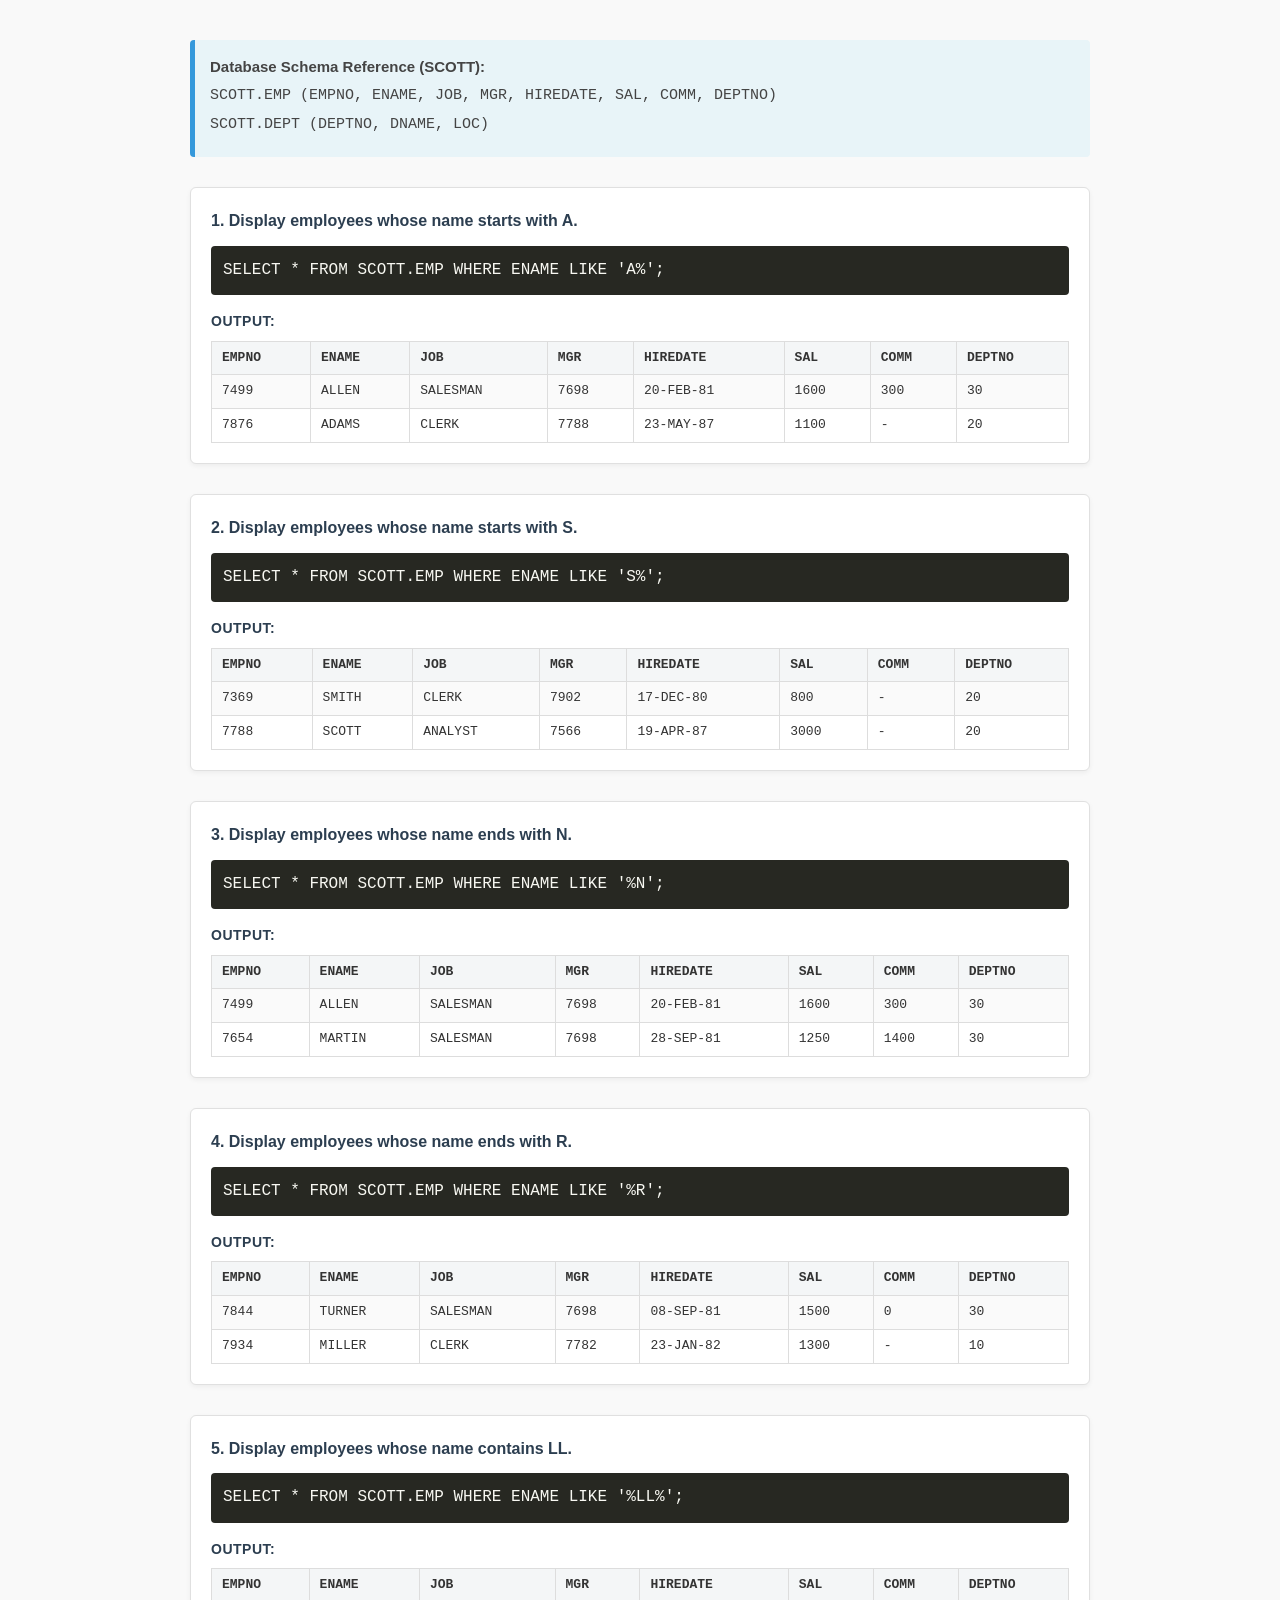
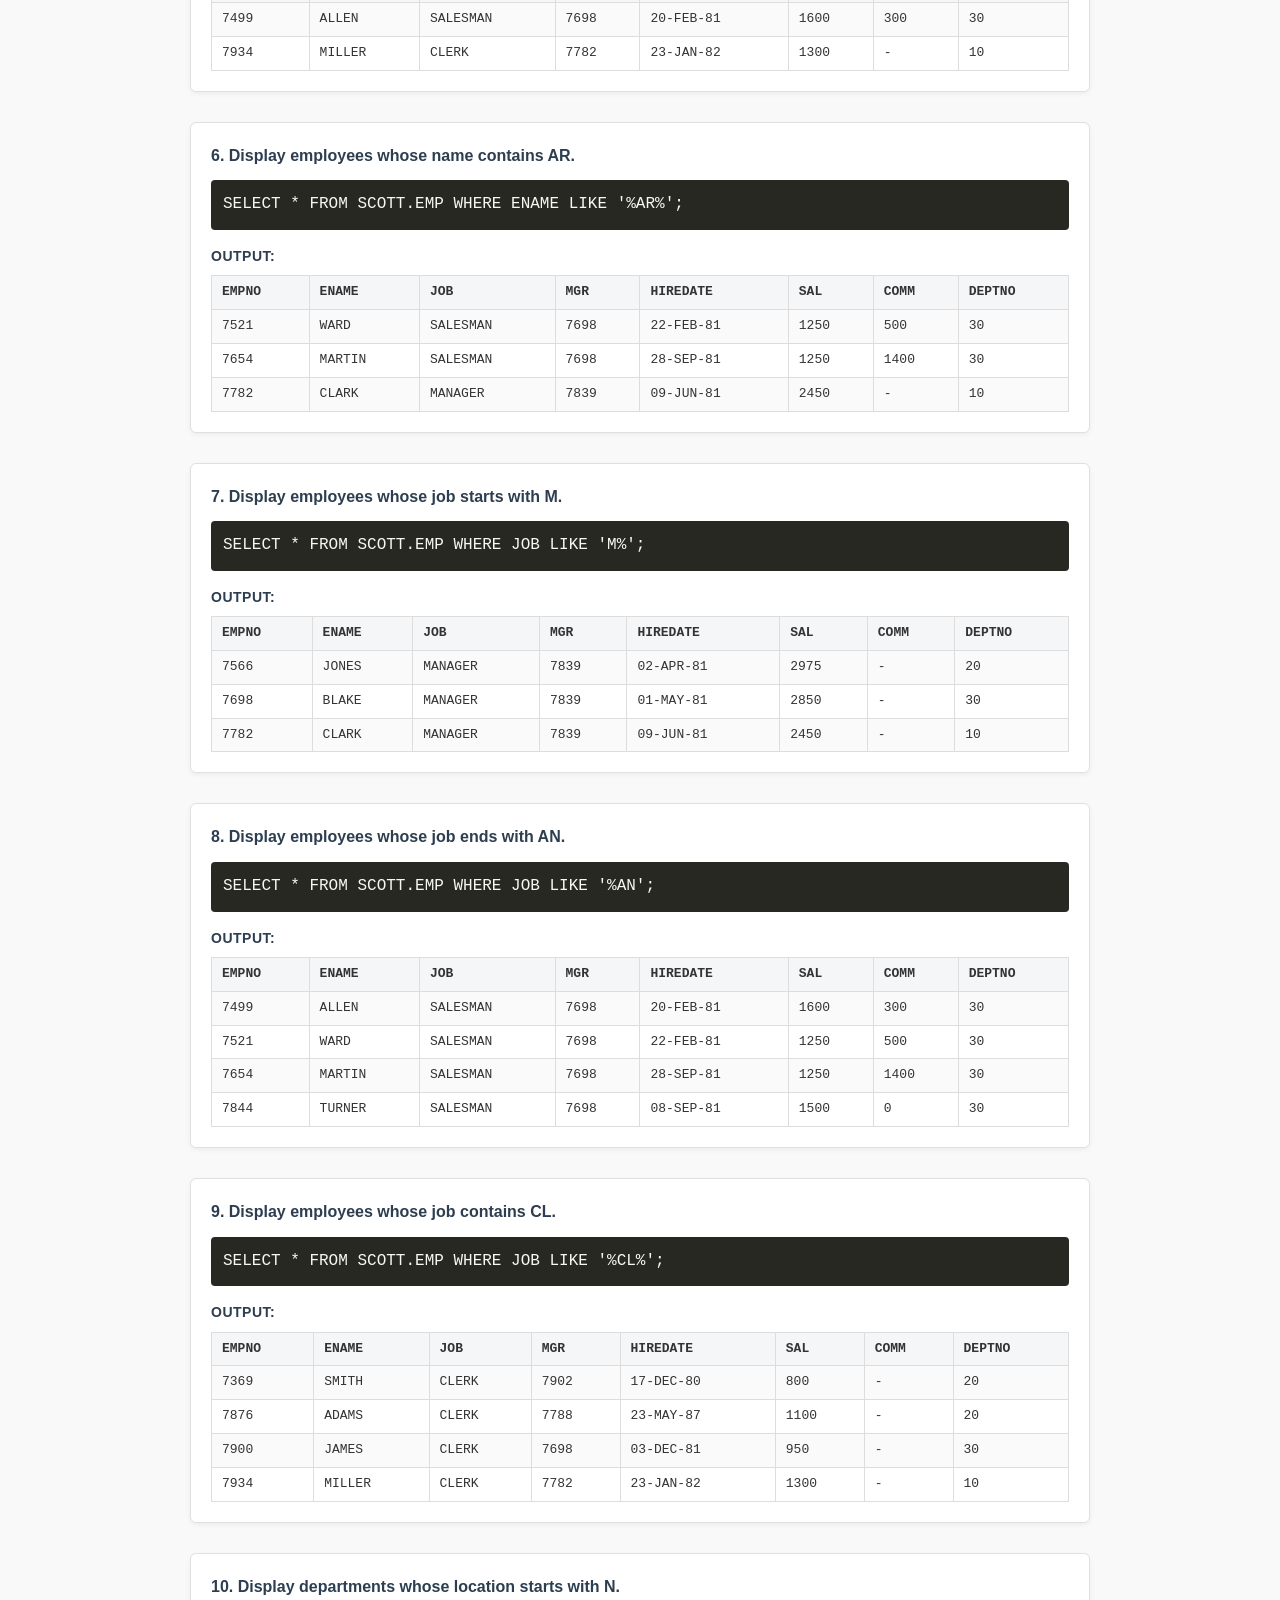
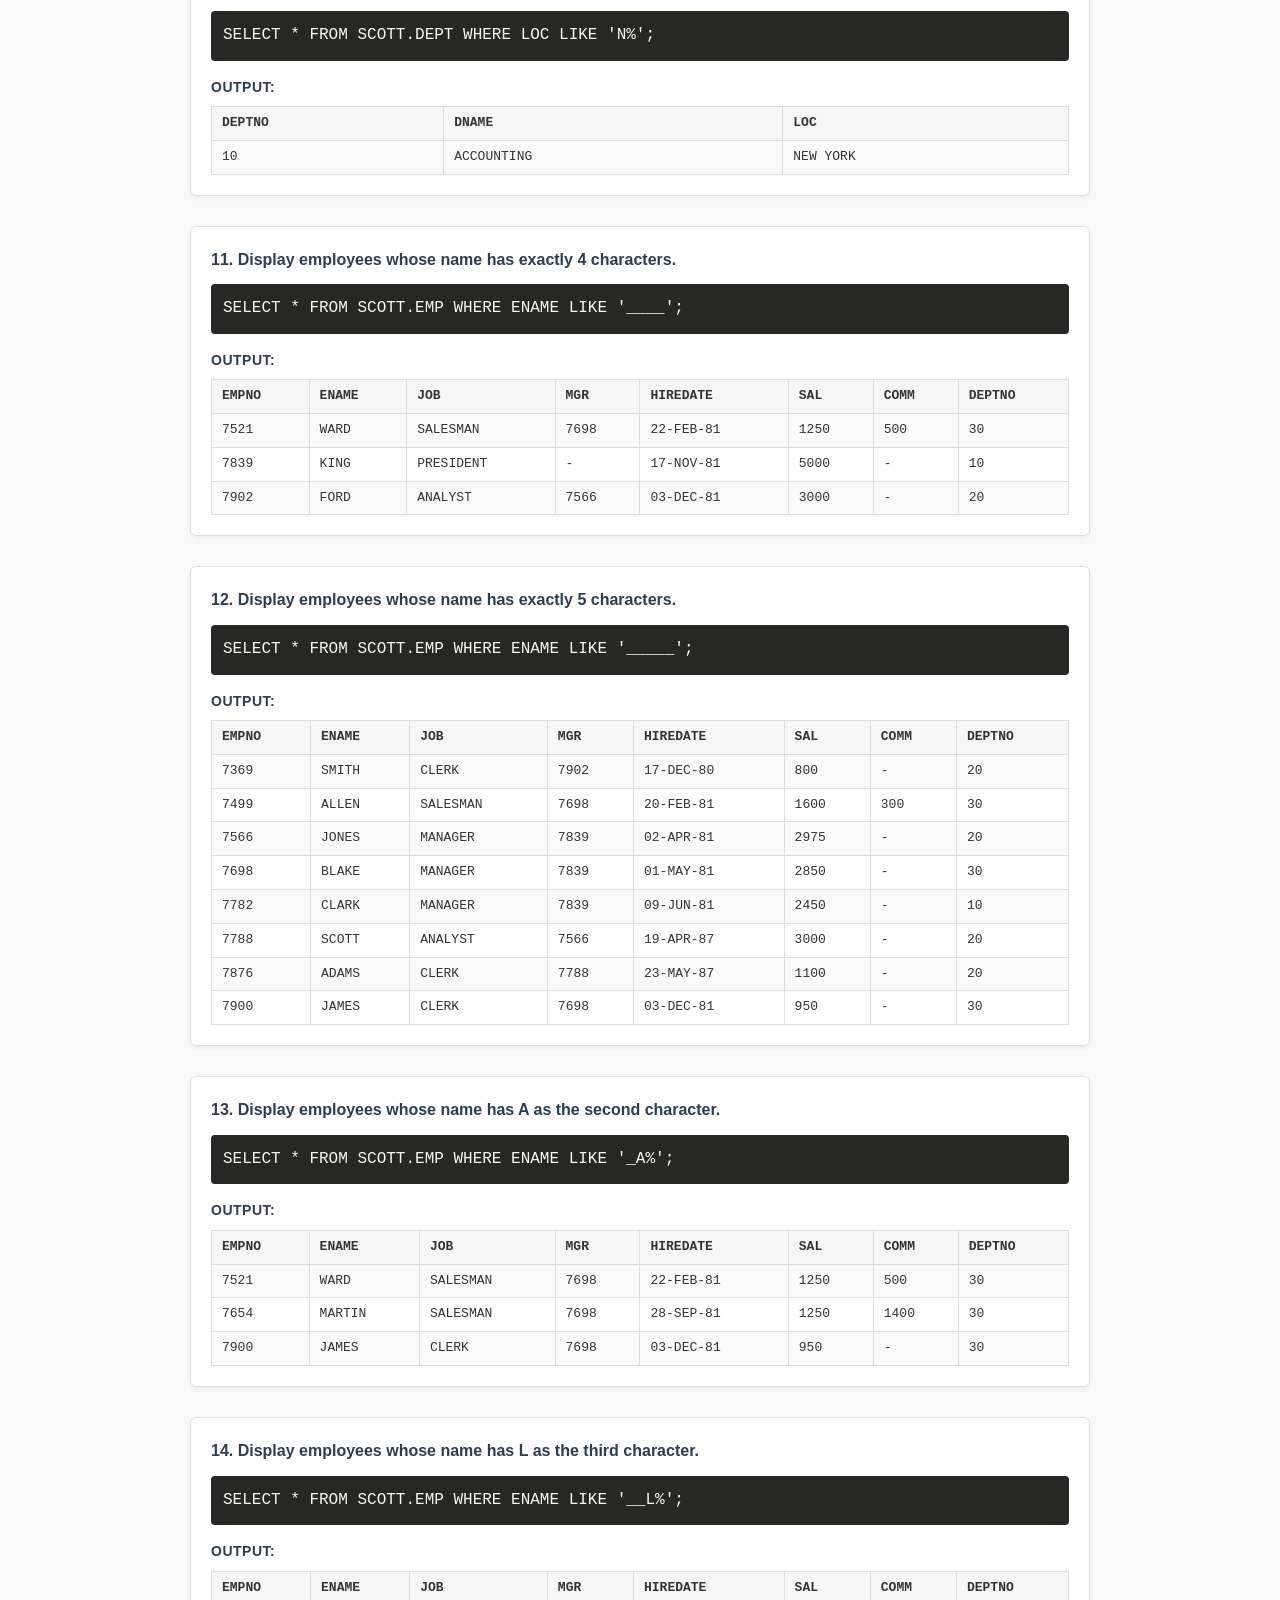
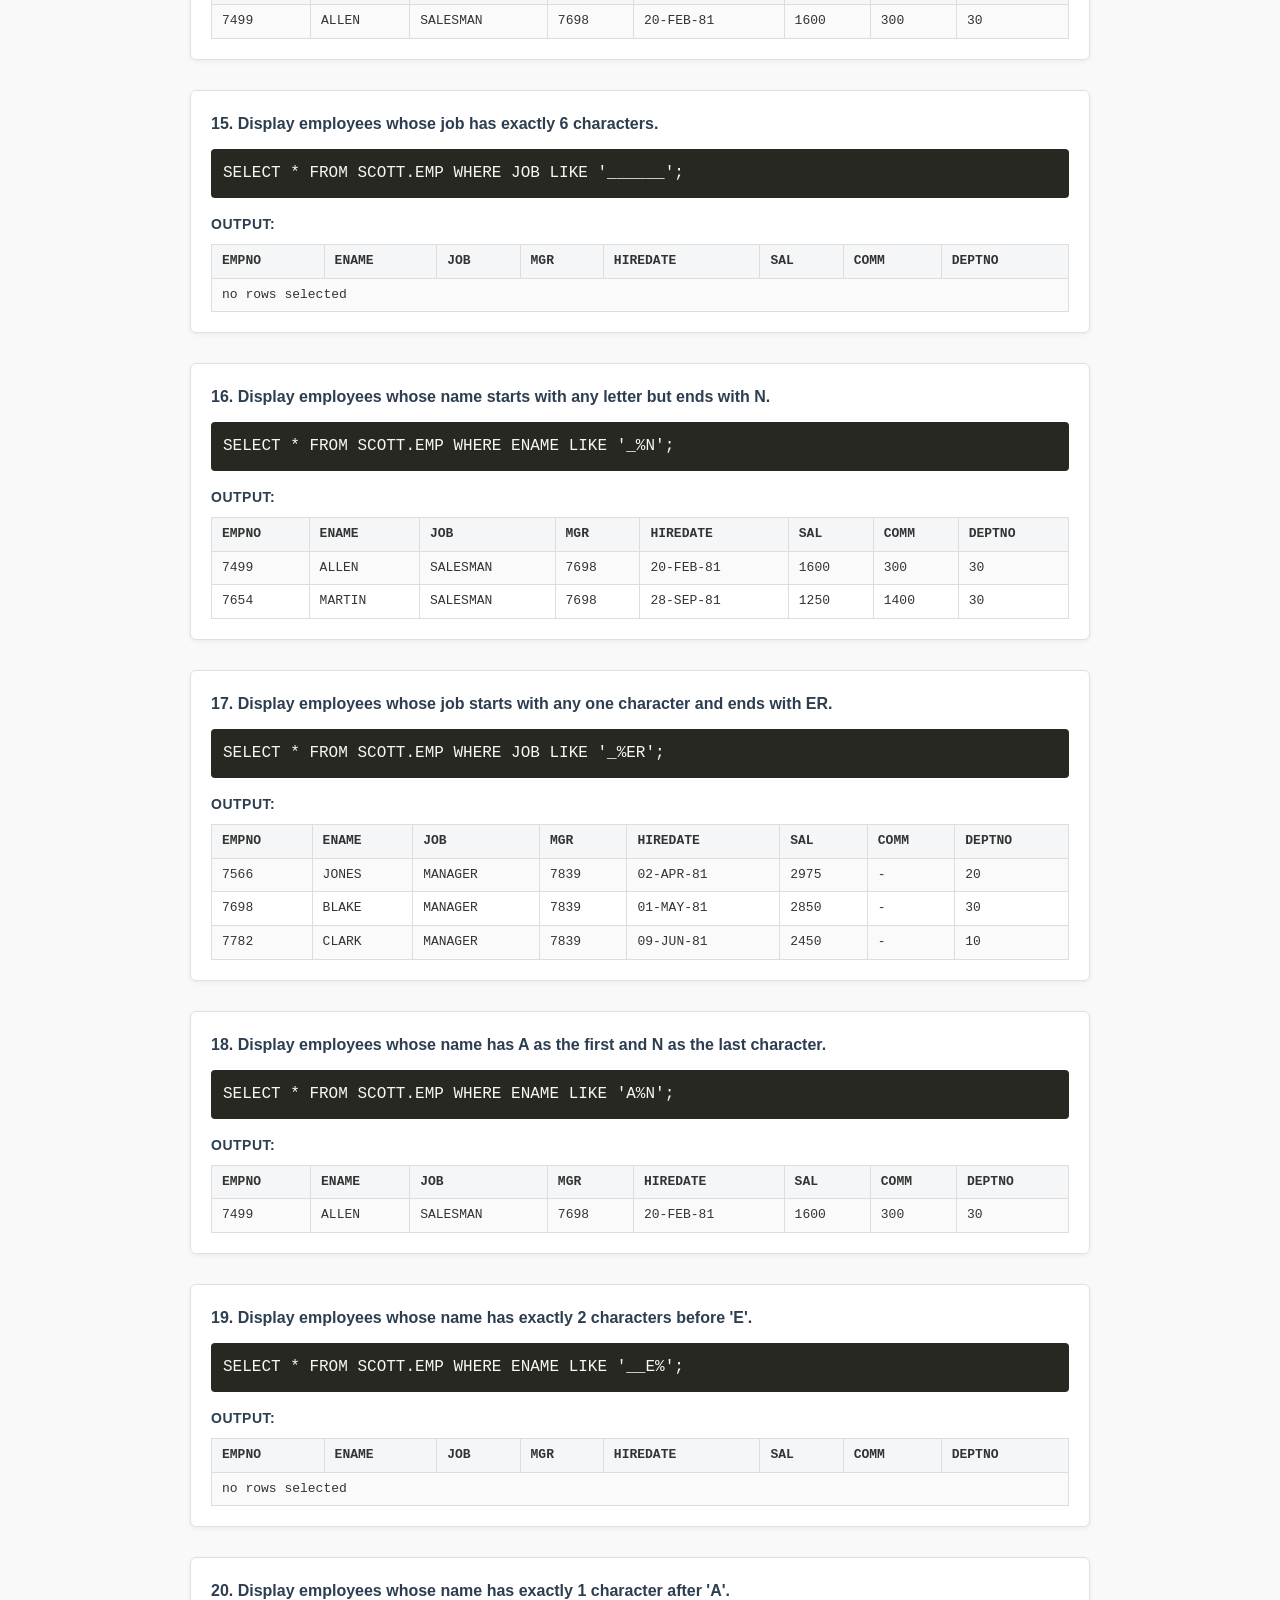
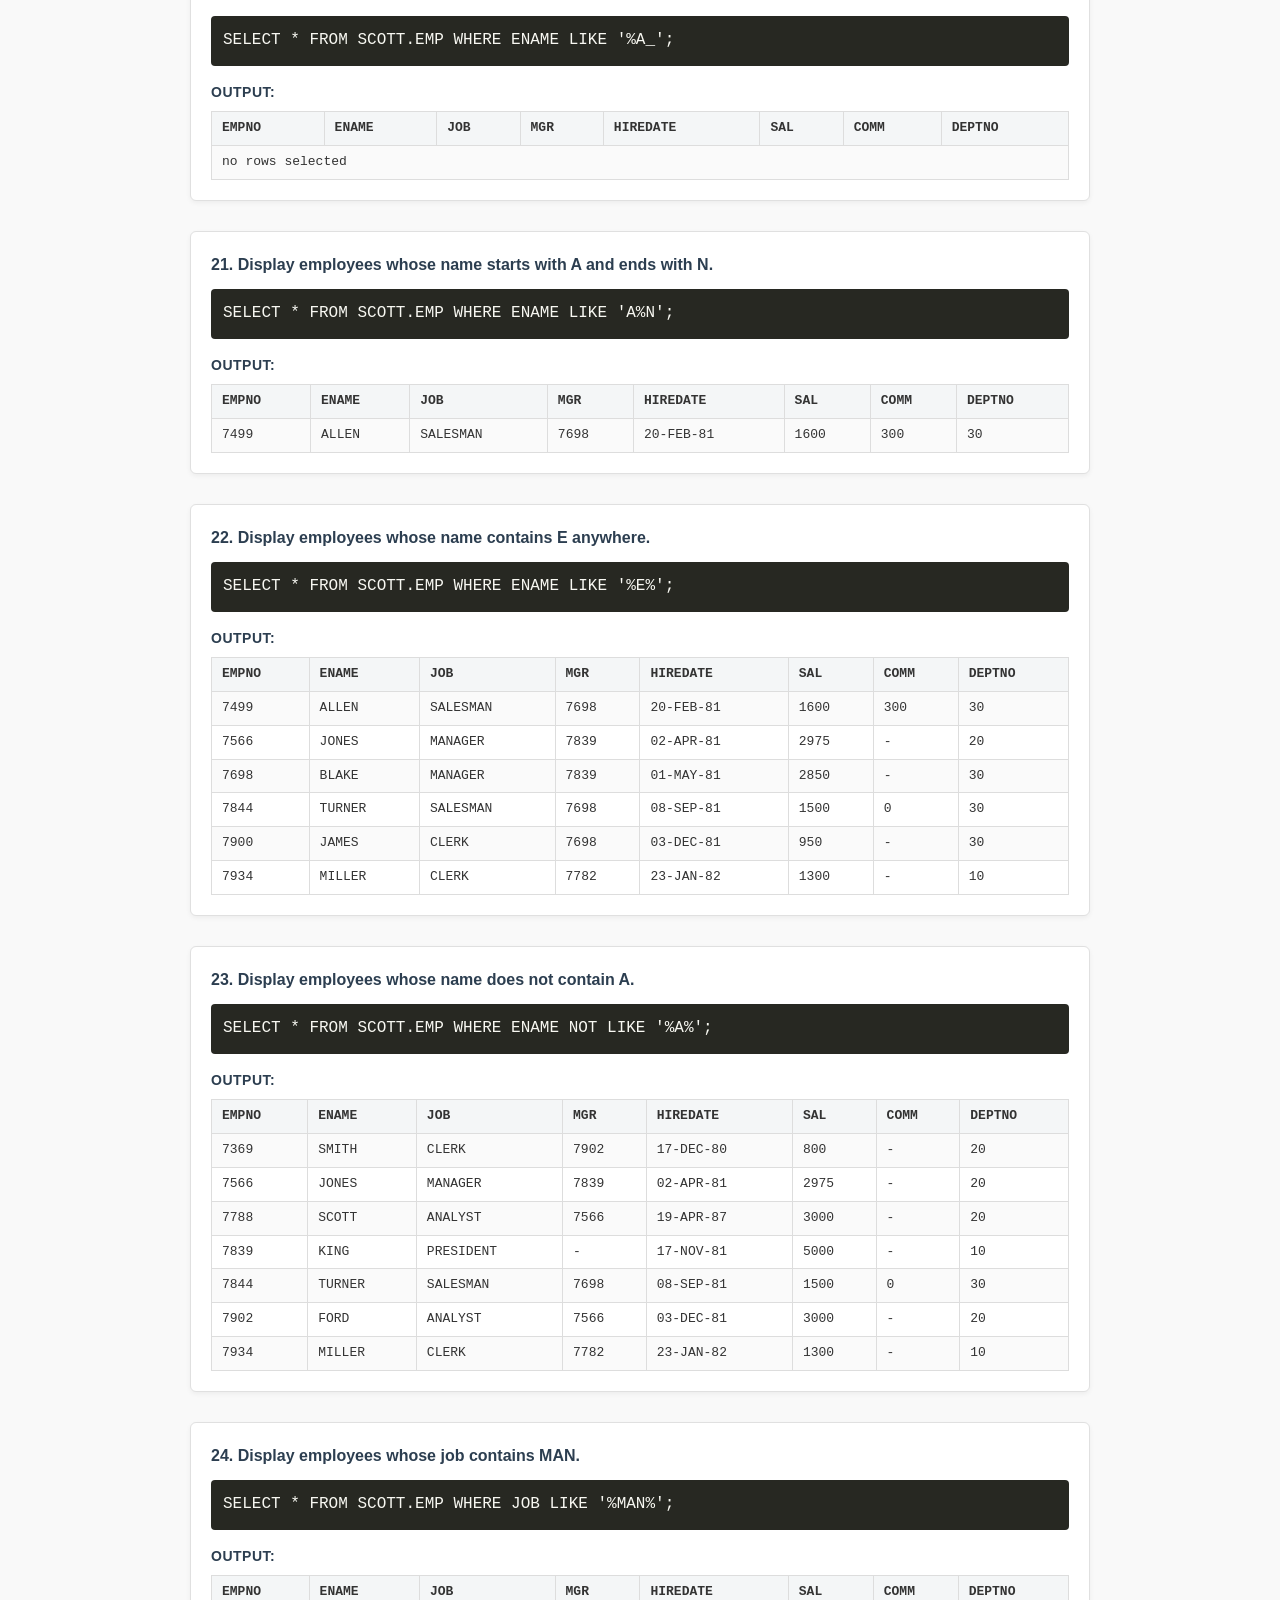
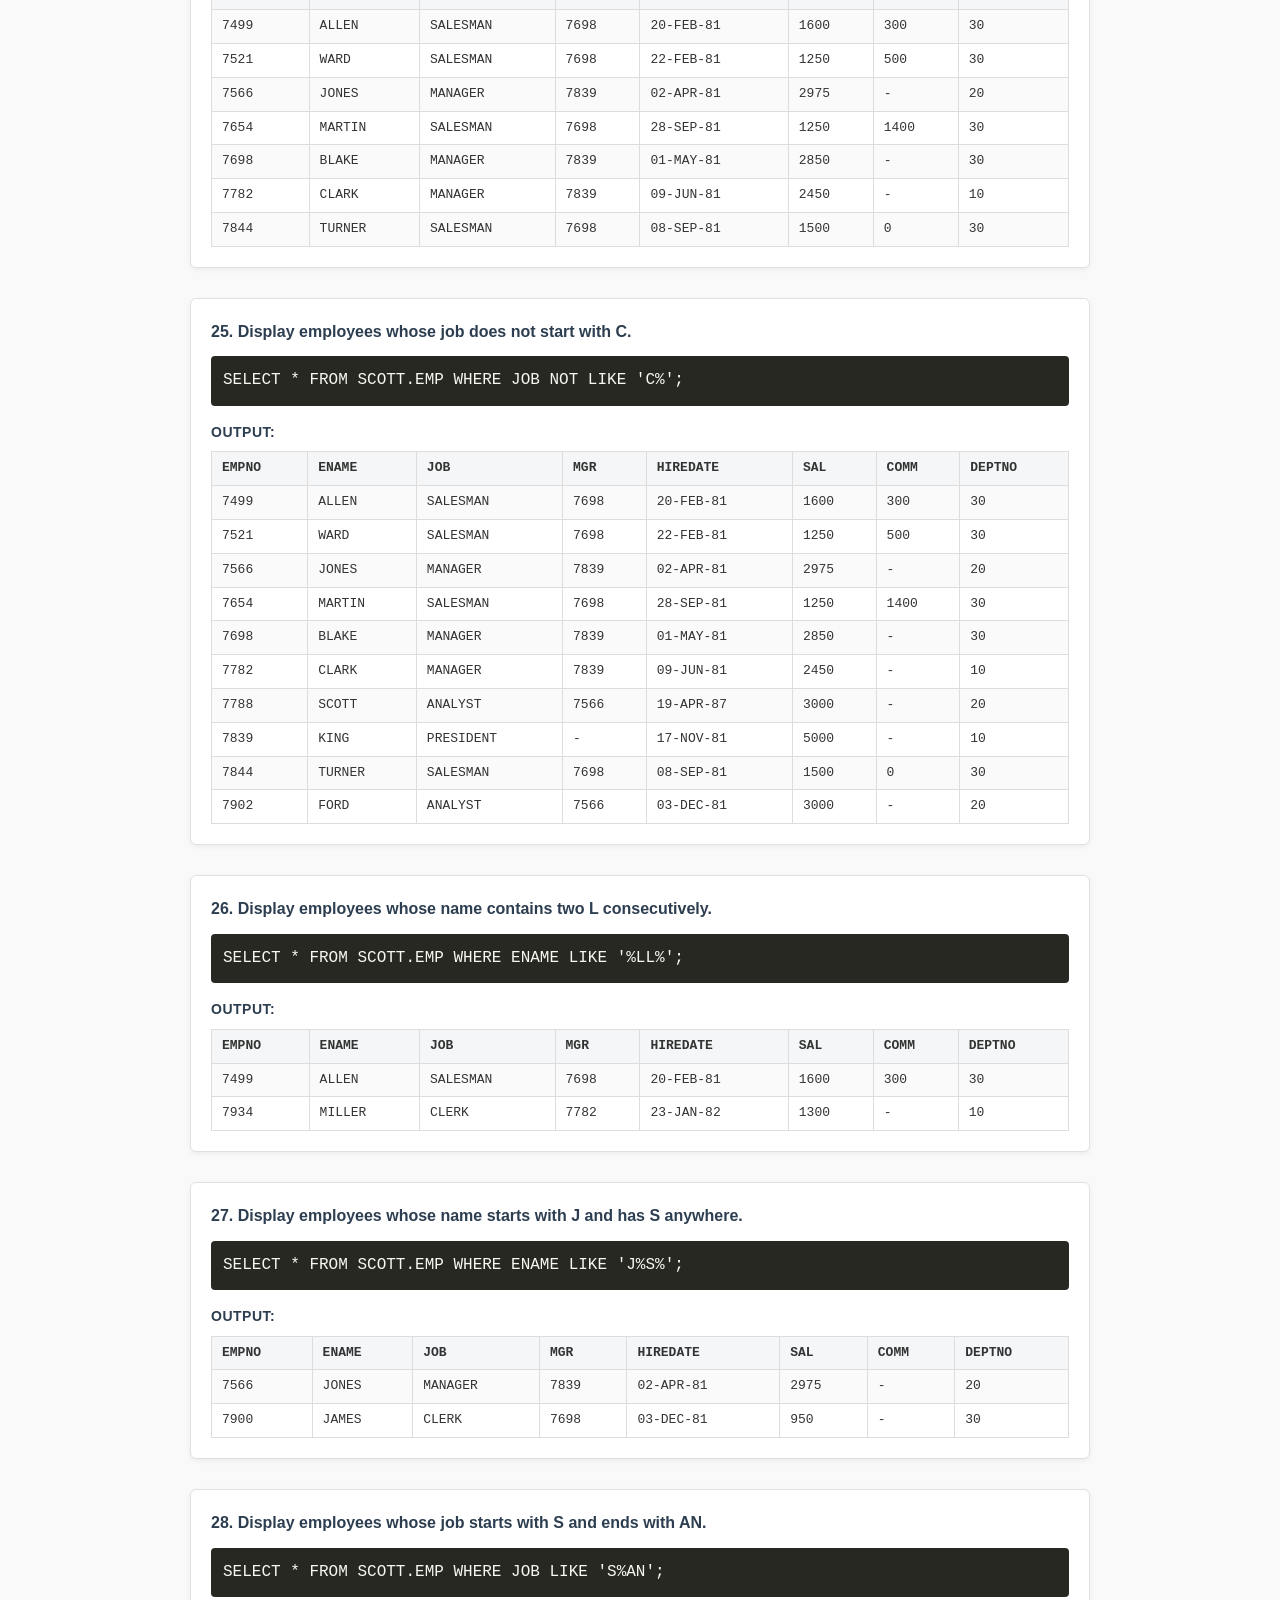
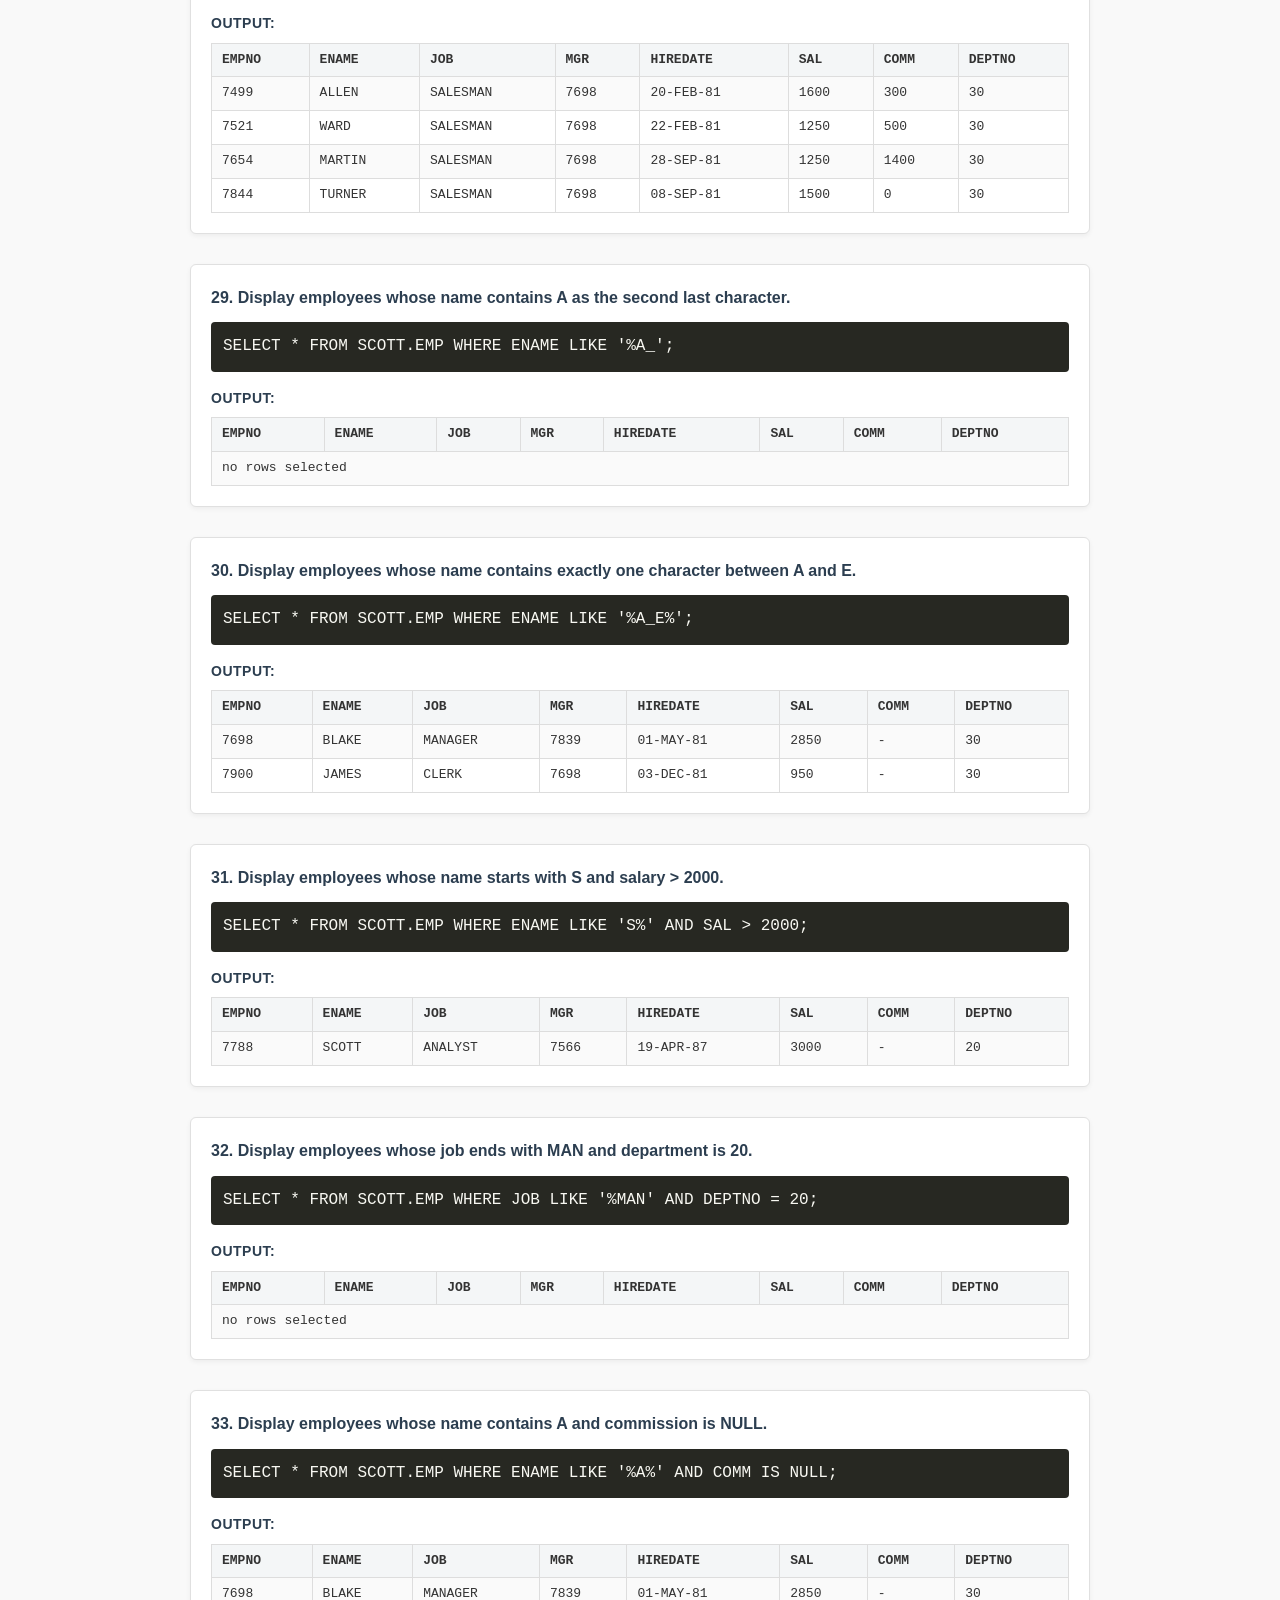
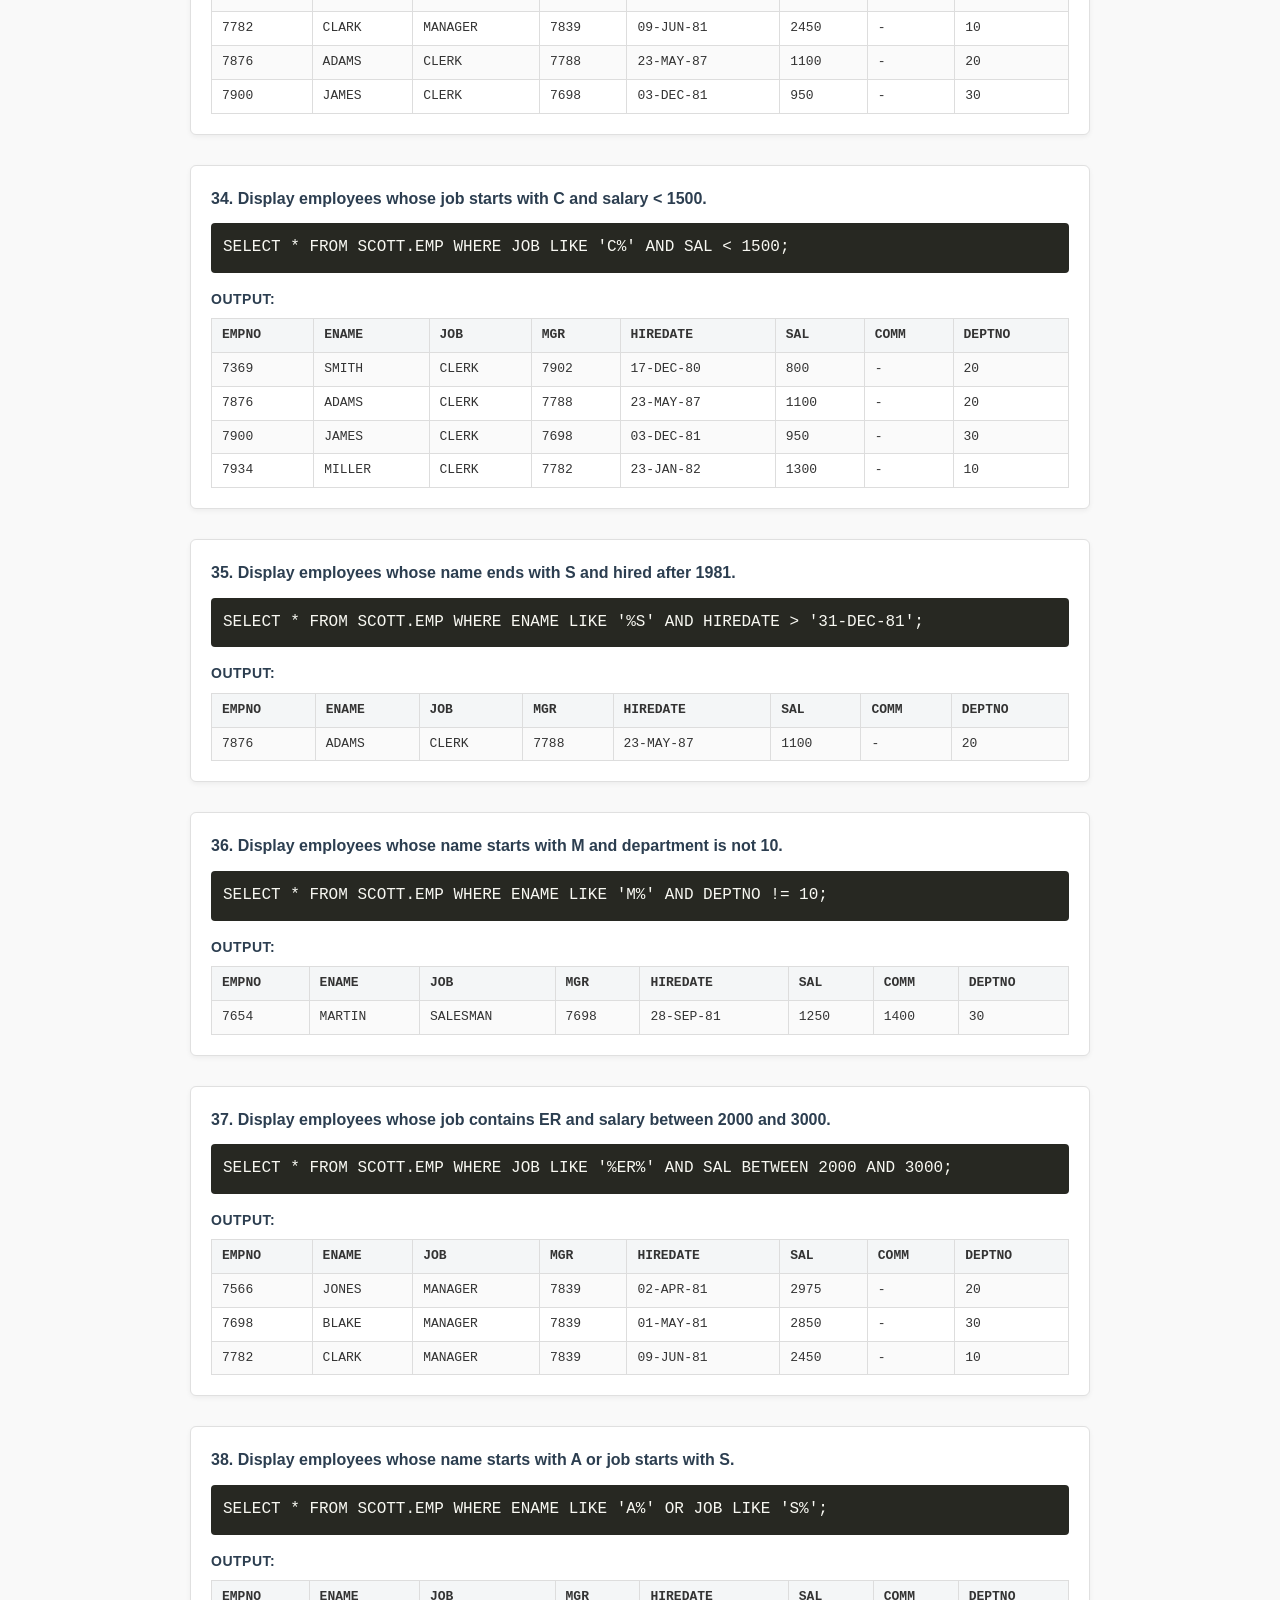
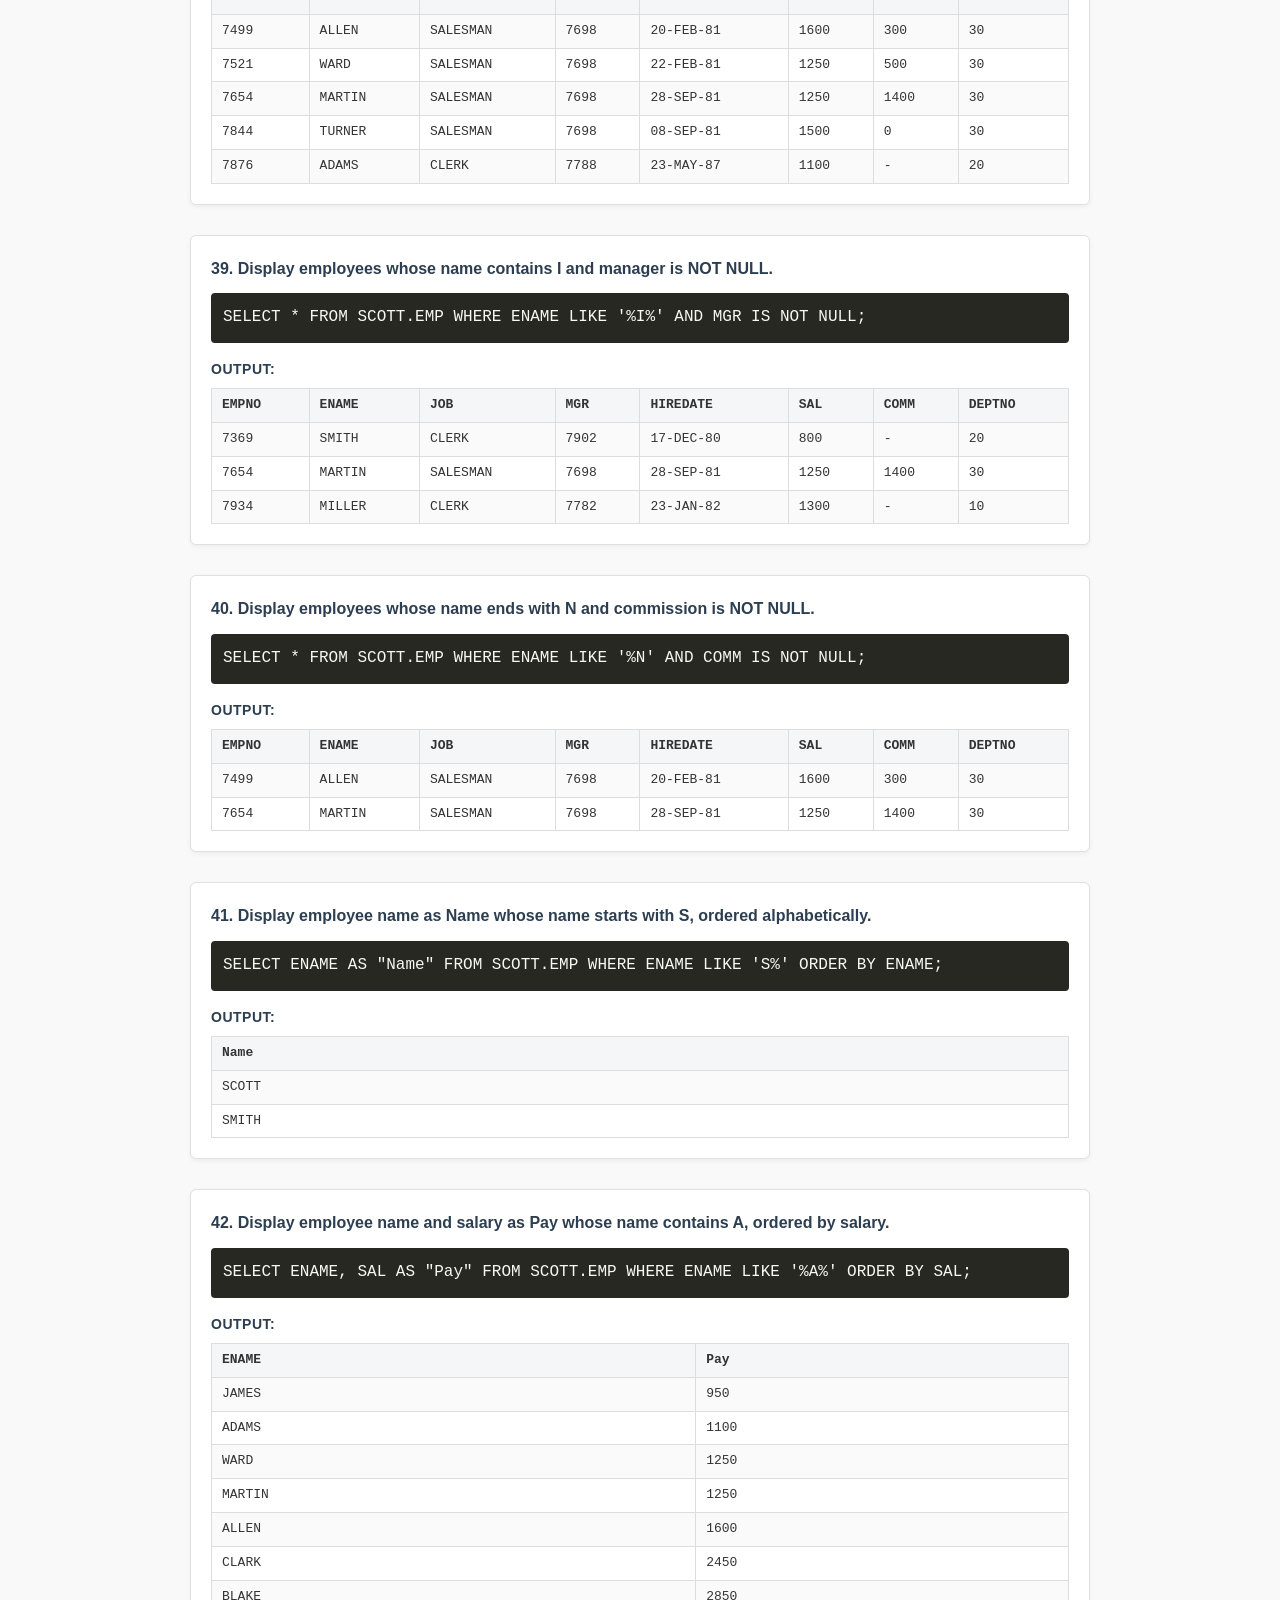
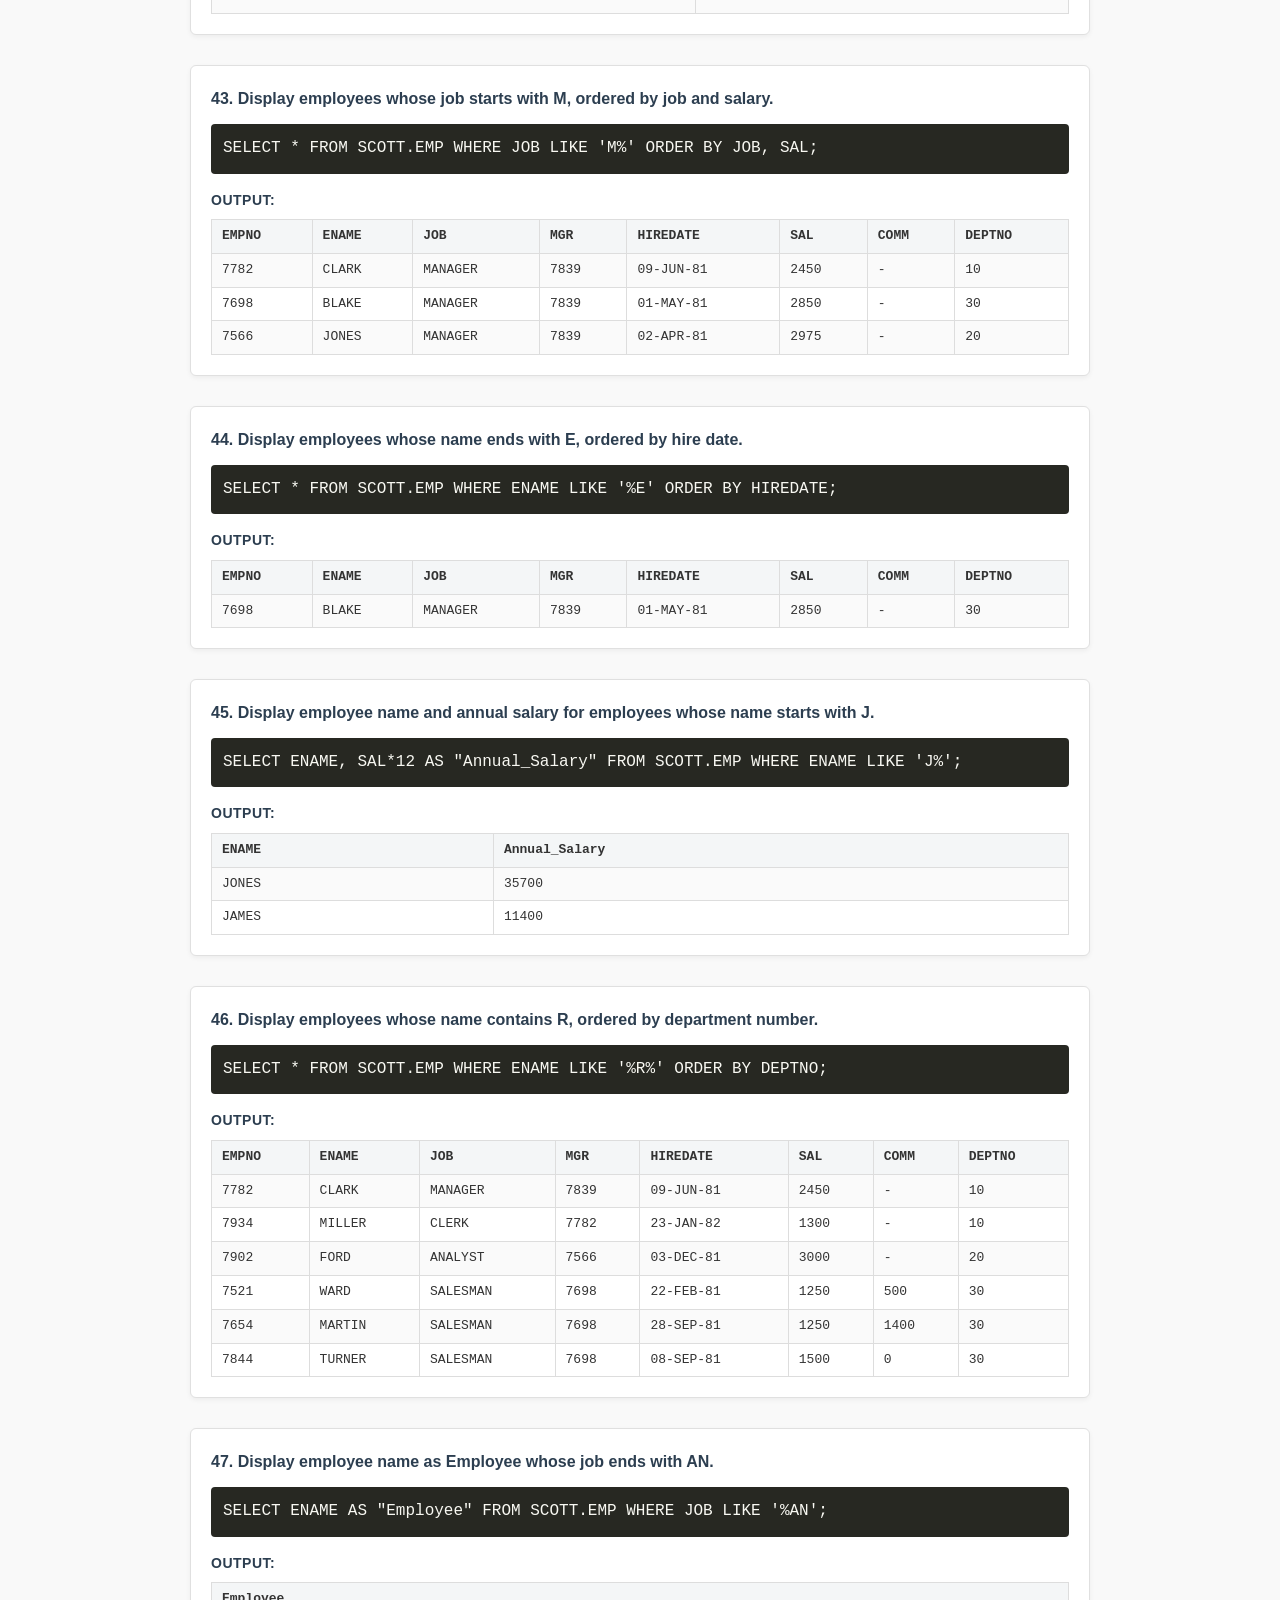
<file: LIKE.html>
<!DOCTYPE html>
<html lang="en">
<head>
    <meta charset="UTF-8">
    <meta name="viewport" content="width=device-width, initial-scale=1.0">
    <title>DBMS Practical File - Pattern Matching (LIKE)</title>
    <style>
        body {
            font-family: "Segoe UI", Tahoma, Geneva, Verdana, sans-serif;
            margin: 40px auto;
            max-width: 900px;
            color: #333;
            line-height: 1.6;
            background-color: #f9f9f9;
        }
        .header {
            text-align: center;
            margin-bottom: 30px;
            padding-bottom: 20px;
            border-bottom: 2px solid #2c3e50;
        }
        .header h1 { margin: 5px 0; font-size: 26px; color: #2c3e50; }
        .header h2 { margin: 5px 0; font-size: 20px; font-weight: normal; }
        .header h3 { margin: 5px 0; font-size: 18px; color: #555; }
        .student-info { text-align: right; margin-bottom: 30px; font-size: 16px; }
        .student-info p { margin: 2px 0; font-weight: 600; }
        .schema {
            font-size: 15px; color: #444; margin-bottom: 30px; padding: 15px;
            background: #e8f4f8; border-left: 5px solid #3498db; border-radius: 4px;
        }
        .schema p { margin: 5px 0; font-family: Consolas, monospace; }
        .question-block {
            margin-bottom: 30px; padding: 20px; border: 1px solid #e0e0e0;
            border-radius: 6px; background-color: #ffffff; box-shadow: 0 2px 5px rgba(0,0,0,0.05);
            page-break-inside: avoid;
        }
        .question { font-weight: 600; margin-bottom: 12px; font-size: 16px; color: #2c3e50; }
        .query {
            background-color: #272822; color: #f8f8f2; padding: 12px; border-radius: 4px;
            font-family: Consolas, monospace; overflow-x: auto; margin: 0 0 15px 0;
            white-space: pre-wrap;
        }
        .output-label { font-weight: bold; font-size: 14px; color: #2c3e50; margin-bottom: 8px; text-transform: uppercase; letter-spacing: 0.5px; }
        .output-table { width: 100%; border-collapse: collapse; font-size: 13px; font-family: Consolas, monospace; }
        .output-table th, .output-table td { border: 1px solid #ddd; padding: 6px 10px; text-align: left; }
        .output-table th { background-color: #f4f6f7; color: #333; font-weight: 600; }
        .output-table tr:nth-child(even) { background-color: #fafafa; }
        .output-table tr:hover { background-color: #f0f0f0; }
    </style>
</head>
<body>

    

    

    <div class="schema">
        <strong>Database Schema Reference (SCOTT):</strong>
        <p>SCOTT.EMP (EMPNO, ENAME, JOB, MGR, HIREDATE, SAL, COMM, DEPTNO)</p>
        <p>SCOTT.DEPT (DEPTNO, DNAME, LOC)</p>
    </div>

    <div class="question-block">
        <div class="question">1. Display employees whose name starts with A.</div>
        <pre class="query">SELECT * FROM SCOTT.EMP WHERE ENAME LIKE 'A%';</pre>
        <div class="output-label">Output:</div>
        <table class="output-table">
            <tr><th>EMPNO</th><th>ENAME</th><th>JOB</th><th>MGR</th><th>HIREDATE</th><th>SAL</th><th>COMM</th><th>DEPTNO</th></tr>
            <tr><td>7499</td><td>ALLEN</td><td>SALESMAN</td><td>7698</td><td>20-FEB-81</td><td>1600</td><td>300</td><td>30</td></tr>
            <tr><td>7876</td><td>ADAMS</td><td>CLERK</td><td>7788</td><td>23-MAY-87</td><td>1100</td><td>-</td><td>20</td></tr>
        </table>
    </div>

    <div class="question-block">
        <div class="question">2. Display employees whose name starts with S.</div>
        <pre class="query">SELECT * FROM SCOTT.EMP WHERE ENAME LIKE 'S%';</pre>
        <div class="output-label">Output:</div>
        <table class="output-table">
            <tr><th>EMPNO</th><th>ENAME</th><th>JOB</th><th>MGR</th><th>HIREDATE</th><th>SAL</th><th>COMM</th><th>DEPTNO</th></tr>
            <tr><td>7369</td><td>SMITH</td><td>CLERK</td><td>7902</td><td>17-DEC-80</td><td>800</td><td>-</td><td>20</td></tr>
            <tr><td>7788</td><td>SCOTT</td><td>ANALYST</td><td>7566</td><td>19-APR-87</td><td>3000</td><td>-</td><td>20</td></tr>
        </table>
    </div>

    <div class="question-block">
        <div class="question">3. Display employees whose name ends with N.</div>
        <pre class="query">SELECT * FROM SCOTT.EMP WHERE ENAME LIKE '%N';</pre>
        <div class="output-label">Output:</div>
        <table class="output-table">
            <tr><th>EMPNO</th><th>ENAME</th><th>JOB</th><th>MGR</th><th>HIREDATE</th><th>SAL</th><th>COMM</th><th>DEPTNO</th></tr>
            <tr><td>7499</td><td>ALLEN</td><td>SALESMAN</td><td>7698</td><td>20-FEB-81</td><td>1600</td><td>300</td><td>30</td></tr>
            <tr><td>7654</td><td>MARTIN</td><td>SALESMAN</td><td>7698</td><td>28-SEP-81</td><td>1250</td><td>1400</td><td>30</td></tr>
        </table>
    </div>

    <div class="question-block">
        <div class="question">4. Display employees whose name ends with R.</div>
        <pre class="query">SELECT * FROM SCOTT.EMP WHERE ENAME LIKE '%R';</pre>
        <div class="output-label">Output:</div>
        <table class="output-table">
            <tr><th>EMPNO</th><th>ENAME</th><th>JOB</th><th>MGR</th><th>HIREDATE</th><th>SAL</th><th>COMM</th><th>DEPTNO</th></tr>
            <tr><td>7844</td><td>TURNER</td><td>SALESMAN</td><td>7698</td><td>08-SEP-81</td><td>1500</td><td>0</td><td>30</td></tr>
            <tr><td>7934</td><td>MILLER</td><td>CLERK</td><td>7782</td><td>23-JAN-82</td><td>1300</td><td>-</td><td>10</td></tr>
        </table>
    </div>

    <div class="question-block">
        <div class="question">5. Display employees whose name contains LL.</div>
        <pre class="query">SELECT * FROM SCOTT.EMP WHERE ENAME LIKE '%LL%';</pre>
        <div class="output-label">Output:</div>
        <table class="output-table">
            <tr><th>EMPNO</th><th>ENAME</th><th>JOB</th><th>MGR</th><th>HIREDATE</th><th>SAL</th><th>COMM</th><th>DEPTNO</th></tr>
            <tr><td>7499</td><td>ALLEN</td><td>SALESMAN</td><td>7698</td><td>20-FEB-81</td><td>1600</td><td>300</td><td>30</td></tr>
            <tr><td>7934</td><td>MILLER</td><td>CLERK</td><td>7782</td><td>23-JAN-82</td><td>1300</td><td>-</td><td>10</td></tr>
        </table>
    </div>

    <div class="question-block">
        <div class="question">6. Display employees whose name contains AR.</div>
        <pre class="query">SELECT * FROM SCOTT.EMP WHERE ENAME LIKE '%AR%';</pre>
        <div class="output-label">Output:</div>
        <table class="output-table">
            <tr><th>EMPNO</th><th>ENAME</th><th>JOB</th><th>MGR</th><th>HIREDATE</th><th>SAL</th><th>COMM</th><th>DEPTNO</th></tr>
            <tr><td>7521</td><td>WARD</td><td>SALESMAN</td><td>7698</td><td>22-FEB-81</td><td>1250</td><td>500</td><td>30</td></tr>
            <tr><td>7654</td><td>MARTIN</td><td>SALESMAN</td><td>7698</td><td>28-SEP-81</td><td>1250</td><td>1400</td><td>30</td></tr>
            <tr><td>7782</td><td>CLARK</td><td>MANAGER</td><td>7839</td><td>09-JUN-81</td><td>2450</td><td>-</td><td>10</td></tr>
        </table>
    </div>

    <div class="question-block">
        <div class="question">7. Display employees whose job starts with M.</div>
        <pre class="query">SELECT * FROM SCOTT.EMP WHERE JOB LIKE 'M%';</pre>
        <div class="output-label">Output:</div>
        <table class="output-table">
            <tr><th>EMPNO</th><th>ENAME</th><th>JOB</th><th>MGR</th><th>HIREDATE</th><th>SAL</th><th>COMM</th><th>DEPTNO</th></tr>
            <tr><td>7566</td><td>JONES</td><td>MANAGER</td><td>7839</td><td>02-APR-81</td><td>2975</td><td>-</td><td>20</td></tr>
            <tr><td>7698</td><td>BLAKE</td><td>MANAGER</td><td>7839</td><td>01-MAY-81</td><td>2850</td><td>-</td><td>30</td></tr>
            <tr><td>7782</td><td>CLARK</td><td>MANAGER</td><td>7839</td><td>09-JUN-81</td><td>2450</td><td>-</td><td>10</td></tr>
        </table>
    </div>

    <div class="question-block">
        <div class="question">8. Display employees whose job ends with AN.</div>
        <pre class="query">SELECT * FROM SCOTT.EMP WHERE JOB LIKE '%AN';</pre>
        <div class="output-label">Output:</div>
        <table class="output-table">
            <tr><th>EMPNO</th><th>ENAME</th><th>JOB</th><th>MGR</th><th>HIREDATE</th><th>SAL</th><th>COMM</th><th>DEPTNO</th></tr>
            <tr><td>7499</td><td>ALLEN</td><td>SALESMAN</td><td>7698</td><td>20-FEB-81</td><td>1600</td><td>300</td><td>30</td></tr>
            <tr><td>7521</td><td>WARD</td><td>SALESMAN</td><td>7698</td><td>22-FEB-81</td><td>1250</td><td>500</td><td>30</td></tr>
            <tr><td>7654</td><td>MARTIN</td><td>SALESMAN</td><td>7698</td><td>28-SEP-81</td><td>1250</td><td>1400</td><td>30</td></tr>
            <tr><td>7844</td><td>TURNER</td><td>SALESMAN</td><td>7698</td><td>08-SEP-81</td><td>1500</td><td>0</td><td>30</td></tr>
        </table>
    </div>

    <div class="question-block">
        <div class="question">9. Display employees whose job contains CL.</div>
        <pre class="query">SELECT * FROM SCOTT.EMP WHERE JOB LIKE '%CL%';</pre>
        <div class="output-label">Output:</div>
        <table class="output-table">
            <tr><th>EMPNO</th><th>ENAME</th><th>JOB</th><th>MGR</th><th>HIREDATE</th><th>SAL</th><th>COMM</th><th>DEPTNO</th></tr>
            <tr><td>7369</td><td>SMITH</td><td>CLERK</td><td>7902</td><td>17-DEC-80</td><td>800</td><td>-</td><td>20</td></tr>
            <tr><td>7876</td><td>ADAMS</td><td>CLERK</td><td>7788</td><td>23-MAY-87</td><td>1100</td><td>-</td><td>20</td></tr>
            <tr><td>7900</td><td>JAMES</td><td>CLERK</td><td>7698</td><td>03-DEC-81</td><td>950</td><td>-</td><td>30</td></tr>
            <tr><td>7934</td><td>MILLER</td><td>CLERK</td><td>7782</td><td>23-JAN-82</td><td>1300</td><td>-</td><td>10</td></tr>
        </table>
    </div>

    <div class="question-block">
        <div class="question">10. Display departments whose location starts with N.</div>
        <pre class="query">SELECT * FROM SCOTT.DEPT WHERE LOC LIKE 'N%';</pre>
        <div class="output-label">Output:</div>
        <table class="output-table">
            <tr><th>DEPTNO</th><th>DNAME</th><th>LOC</th></tr>
            <tr><td>10</td><td>ACCOUNTING</td><td>NEW YORK</td></tr>
        </table>
    </div>

    <div class="question-block">
        <div class="question">11. Display employees whose name has exactly 4 characters.</div>
        <pre class="query">SELECT * FROM SCOTT.EMP WHERE ENAME LIKE '____';</pre>
        <div class="output-label">Output:</div>
        <table class="output-table">
            <tr><th>EMPNO</th><th>ENAME</th><th>JOB</th><th>MGR</th><th>HIREDATE</th><th>SAL</th><th>COMM</th><th>DEPTNO</th></tr>
            <tr><td>7521</td><td>WARD</td><td>SALESMAN</td><td>7698</td><td>22-FEB-81</td><td>1250</td><td>500</td><td>30</td></tr>
            <tr><td>7839</td><td>KING</td><td>PRESIDENT</td><td>-</td><td>17-NOV-81</td><td>5000</td><td>-</td><td>10</td></tr>
            <tr><td>7902</td><td>FORD</td><td>ANALYST</td><td>7566</td><td>03-DEC-81</td><td>3000</td><td>-</td><td>20</td></tr>
        </table>
    </div>

    <div class="question-block">
        <div class="question">12. Display employees whose name has exactly 5 characters.</div>
        <pre class="query">SELECT * FROM SCOTT.EMP WHERE ENAME LIKE '_____';</pre>
        <div class="output-label">Output:</div>
        <table class="output-table">
            <tr><th>EMPNO</th><th>ENAME</th><th>JOB</th><th>MGR</th><th>HIREDATE</th><th>SAL</th><th>COMM</th><th>DEPTNO</th></tr>
            <tr><td>7369</td><td>SMITH</td><td>CLERK</td><td>7902</td><td>17-DEC-80</td><td>800</td><td>-</td><td>20</td></tr>
            <tr><td>7499</td><td>ALLEN</td><td>SALESMAN</td><td>7698</td><td>20-FEB-81</td><td>1600</td><td>300</td><td>30</td></tr>
            <tr><td>7566</td><td>JONES</td><td>MANAGER</td><td>7839</td><td>02-APR-81</td><td>2975</td><td>-</td><td>20</td></tr>
            <tr><td>7698</td><td>BLAKE</td><td>MANAGER</td><td>7839</td><td>01-MAY-81</td><td>2850</td><td>-</td><td>30</td></tr>
            <tr><td>7782</td><td>CLARK</td><td>MANAGER</td><td>7839</td><td>09-JUN-81</td><td>2450</td><td>-</td><td>10</td></tr>
            <tr><td>7788</td><td>SCOTT</td><td>ANALYST</td><td>7566</td><td>19-APR-87</td><td>3000</td><td>-</td><td>20</td></tr>
            <tr><td>7876</td><td>ADAMS</td><td>CLERK</td><td>7788</td><td>23-MAY-87</td><td>1100</td><td>-</td><td>20</td></tr>
            <tr><td>7900</td><td>JAMES</td><td>CLERK</td><td>7698</td><td>03-DEC-81</td><td>950</td><td>-</td><td>30</td></tr>
        </table>
    </div>

    <div class="question-block">
        <div class="question">13. Display employees whose name has A as the second character.</div>
        <pre class="query">SELECT * FROM SCOTT.EMP WHERE ENAME LIKE '_A%';</pre>
        <div class="output-label">Output:</div>
        <table class="output-table">
            <tr><th>EMPNO</th><th>ENAME</th><th>JOB</th><th>MGR</th><th>HIREDATE</th><th>SAL</th><th>COMM</th><th>DEPTNO</th></tr>
            <tr><td>7521</td><td>WARD</td><td>SALESMAN</td><td>7698</td><td>22-FEB-81</td><td>1250</td><td>500</td><td>30</td></tr>
            <tr><td>7654</td><td>MARTIN</td><td>SALESMAN</td><td>7698</td><td>28-SEP-81</td><td>1250</td><td>1400</td><td>30</td></tr>
            <tr><td>7900</td><td>JAMES</td><td>CLERK</td><td>7698</td><td>03-DEC-81</td><td>950</td><td>-</td><td>30</td></tr>
        </table>
    </div>

    <div class="question-block">
        <div class="question">14. Display employees whose name has L as the third character.</div>
        <pre class="query">SELECT * FROM SCOTT.EMP WHERE ENAME LIKE '__L%';</pre>
        <div class="output-label">Output:</div>
        <table class="output-table">
            <tr><th>EMPNO</th><th>ENAME</th><th>JOB</th><th>MGR</th><th>HIREDATE</th><th>SAL</th><th>COMM</th><th>DEPTNO</th></tr>
            <tr><td>7499</td><td>ALLEN</td><td>SALESMAN</td><td>7698</td><td>20-FEB-81</td><td>1600</td><td>300</td><td>30</td></tr>
        </table>
    </div>

    <div class="question-block">
        <div class="question">15. Display employees whose job has exactly 6 characters.</div>
        <pre class="query">SELECT * FROM SCOTT.EMP WHERE JOB LIKE '______';</pre>
        <div class="output-label">Output:</div>
        <table class="output-table">
            <tr><th>EMPNO</th><th>ENAME</th><th>JOB</th><th>MGR</th><th>HIREDATE</th><th>SAL</th><th>COMM</th><th>DEPTNO</th></tr>
            <tr><td colspan="8">no rows selected</td></tr>
        </table>
    </div>

    <div class="question-block">
        <div class="question">16. Display employees whose name starts with any letter but ends with N.</div>
        <pre class="query">SELECT * FROM SCOTT.EMP WHERE ENAME LIKE '_%N';</pre>
        <div class="output-label">Output:</div>
        <table class="output-table">
            <tr><th>EMPNO</th><th>ENAME</th><th>JOB</th><th>MGR</th><th>HIREDATE</th><th>SAL</th><th>COMM</th><th>DEPTNO</th></tr>
            <tr><td>7499</td><td>ALLEN</td><td>SALESMAN</td><td>7698</td><td>20-FEB-81</td><td>1600</td><td>300</td><td>30</td></tr>
            <tr><td>7654</td><td>MARTIN</td><td>SALESMAN</td><td>7698</td><td>28-SEP-81</td><td>1250</td><td>1400</td><td>30</td></tr>
        </table>
    </div>

    <div class="question-block">
        <div class="question">17. Display employees whose job starts with any one character and ends with ER.</div>
        <pre class="query">SELECT * FROM SCOTT.EMP WHERE JOB LIKE '_%ER';</pre>
        <div class="output-label">Output:</div>
        <table class="output-table">
            <tr><th>EMPNO</th><th>ENAME</th><th>JOB</th><th>MGR</th><th>HIREDATE</th><th>SAL</th><th>COMM</th><th>DEPTNO</th></tr>
            <tr><td>7566</td><td>JONES</td><td>MANAGER</td><td>7839</td><td>02-APR-81</td><td>2975</td><td>-</td><td>20</td></tr>
            <tr><td>7698</td><td>BLAKE</td><td>MANAGER</td><td>7839</td><td>01-MAY-81</td><td>2850</td><td>-</td><td>30</td></tr>
            <tr><td>7782</td><td>CLARK</td><td>MANAGER</td><td>7839</td><td>09-JUN-81</td><td>2450</td><td>-</td><td>10</td></tr>
        </table>
    </div>

    <div class="question-block">
        <div class="question">18. Display employees whose name has A as the first and N as the last character.</div>
        <pre class="query">SELECT * FROM SCOTT.EMP WHERE ENAME LIKE 'A%N';</pre>
        <div class="output-label">Output:</div>
        <table class="output-table">
            <tr><th>EMPNO</th><th>ENAME</th><th>JOB</th><th>MGR</th><th>HIREDATE</th><th>SAL</th><th>COMM</th><th>DEPTNO</th></tr>
            <tr><td>7499</td><td>ALLEN</td><td>SALESMAN</td><td>7698</td><td>20-FEB-81</td><td>1600</td><td>300</td><td>30</td></tr>
        </table>
    </div>

    <div class="question-block">
        <div class="question">19. Display employees whose name has exactly 2 characters before 'E'.</div>
        <pre class="query">SELECT * FROM SCOTT.EMP WHERE ENAME LIKE '__E%';</pre>
        <div class="output-label">Output:</div>
        <table class="output-table">
            <tr><th>EMPNO</th><th>ENAME</th><th>JOB</th><th>MGR</th><th>HIREDATE</th><th>SAL</th><th>COMM</th><th>DEPTNO</th></tr>
            <tr><td colspan="8">no rows selected</td></tr>
        </table>
    </div>

    <div class="question-block">
        <div class="question">20. Display employees whose name has exactly 1 character after 'A'.</div>
        <pre class="query">SELECT * FROM SCOTT.EMP WHERE ENAME LIKE '%A_';</pre>
        <div class="output-label">Output:</div>
        <table class="output-table">
            <tr><th>EMPNO</th><th>ENAME</th><th>JOB</th><th>MGR</th><th>HIREDATE</th><th>SAL</th><th>COMM</th><th>DEPTNO</th></tr>
            <tr><td colspan="8">no rows selected</td></tr>
        </table>
    </div>

    <div class="question-block">
        <div class="question">21. Display employees whose name starts with A and ends with N.</div>
        <pre class="query">SELECT * FROM SCOTT.EMP WHERE ENAME LIKE 'A%N';</pre>
        <div class="output-label">Output:</div>
        <table class="output-table">
            <tr><th>EMPNO</th><th>ENAME</th><th>JOB</th><th>MGR</th><th>HIREDATE</th><th>SAL</th><th>COMM</th><th>DEPTNO</th></tr>
            <tr><td>7499</td><td>ALLEN</td><td>SALESMAN</td><td>7698</td><td>20-FEB-81</td><td>1600</td><td>300</td><td>30</td></tr>
        </table>
    </div>

    <div class="question-block">
        <div class="question">22. Display employees whose name contains E anywhere.</div>
        <pre class="query">SELECT * FROM SCOTT.EMP WHERE ENAME LIKE '%E%';</pre>
        <div class="output-label">Output:</div>
        <table class="output-table">
            <tr><th>EMPNO</th><th>ENAME</th><th>JOB</th><th>MGR</th><th>HIREDATE</th><th>SAL</th><th>COMM</th><th>DEPTNO</th></tr>
            <tr><td>7499</td><td>ALLEN</td><td>SALESMAN</td><td>7698</td><td>20-FEB-81</td><td>1600</td><td>300</td><td>30</td></tr>
            <tr><td>7566</td><td>JONES</td><td>MANAGER</td><td>7839</td><td>02-APR-81</td><td>2975</td><td>-</td><td>20</td></tr>
            <tr><td>7698</td><td>BLAKE</td><td>MANAGER</td><td>7839</td><td>01-MAY-81</td><td>2850</td><td>-</td><td>30</td></tr>
            <tr><td>7844</td><td>TURNER</td><td>SALESMAN</td><td>7698</td><td>08-SEP-81</td><td>1500</td><td>0</td><td>30</td></tr>
            <tr><td>7900</td><td>JAMES</td><td>CLERK</td><td>7698</td><td>03-DEC-81</td><td>950</td><td>-</td><td>30</td></tr>
            <tr><td>7934</td><td>MILLER</td><td>CLERK</td><td>7782</td><td>23-JAN-82</td><td>1300</td><td>-</td><td>10</td></tr>
        </table>
    </div>

    <div class="question-block">
        <div class="question">23. Display employees whose name does not contain A.</div>
        <pre class="query">SELECT * FROM SCOTT.EMP WHERE ENAME NOT LIKE '%A%';</pre>
        <div class="output-label">Output:</div>
        <table class="output-table">
            <tr><th>EMPNO</th><th>ENAME</th><th>JOB</th><th>MGR</th><th>HIREDATE</th><th>SAL</th><th>COMM</th><th>DEPTNO</th></tr>
            <tr><td>7369</td><td>SMITH</td><td>CLERK</td><td>7902</td><td>17-DEC-80</td><td>800</td><td>-</td><td>20</td></tr>
            <tr><td>7566</td><td>JONES</td><td>MANAGER</td><td>7839</td><td>02-APR-81</td><td>2975</td><td>-</td><td>20</td></tr>
            <tr><td>7788</td><td>SCOTT</td><td>ANALYST</td><td>7566</td><td>19-APR-87</td><td>3000</td><td>-</td><td>20</td></tr>
            <tr><td>7839</td><td>KING</td><td>PRESIDENT</td><td>-</td><td>17-NOV-81</td><td>5000</td><td>-</td><td>10</td></tr>
            <tr><td>7844</td><td>TURNER</td><td>SALESMAN</td><td>7698</td><td>08-SEP-81</td><td>1500</td><td>0</td><td>30</td></tr>
            <tr><td>7902</td><td>FORD</td><td>ANALYST</td><td>7566</td><td>03-DEC-81</td><td>3000</td><td>-</td><td>20</td></tr>
            <tr><td>7934</td><td>MILLER</td><td>CLERK</td><td>7782</td><td>23-JAN-82</td><td>1300</td><td>-</td><td>10</td></tr>
        </table>
    </div>

    <div class="question-block">
        <div class="question">24. Display employees whose job contains MAN.</div>
        <pre class="query">SELECT * FROM SCOTT.EMP WHERE JOB LIKE '%MAN%';</pre>
        <div class="output-label">Output:</div>
        <table class="output-table">
            <tr><th>EMPNO</th><th>ENAME</th><th>JOB</th><th>MGR</th><th>HIREDATE</th><th>SAL</th><th>COMM</th><th>DEPTNO</th></tr>
            <tr><td>7499</td><td>ALLEN</td><td>SALESMAN</td><td>7698</td><td>20-FEB-81</td><td>1600</td><td>300</td><td>30</td></tr>
            <tr><td>7521</td><td>WARD</td><td>SALESMAN</td><td>7698</td><td>22-FEB-81</td><td>1250</td><td>500</td><td>30</td></tr>
            <tr><td>7566</td><td>JONES</td><td>MANAGER</td><td>7839</td><td>02-APR-81</td><td>2975</td><td>-</td><td>20</td></tr>
            <tr><td>7654</td><td>MARTIN</td><td>SALESMAN</td><td>7698</td><td>28-SEP-81</td><td>1250</td><td>1400</td><td>30</td></tr>
            <tr><td>7698</td><td>BLAKE</td><td>MANAGER</td><td>7839</td><td>01-MAY-81</td><td>2850</td><td>-</td><td>30</td></tr>
            <tr><td>7782</td><td>CLARK</td><td>MANAGER</td><td>7839</td><td>09-JUN-81</td><td>2450</td><td>-</td><td>10</td></tr>
            <tr><td>7844</td><td>TURNER</td><td>SALESMAN</td><td>7698</td><td>08-SEP-81</td><td>1500</td><td>0</td><td>30</td></tr>
        </table>
    </div>

    <div class="question-block">
        <div class="question">25. Display employees whose job does not start with C.</div>
        <pre class="query">SELECT * FROM SCOTT.EMP WHERE JOB NOT LIKE 'C%';</pre>
        <div class="output-label">Output:</div>
        <table class="output-table">
            <tr><th>EMPNO</th><th>ENAME</th><th>JOB</th><th>MGR</th><th>HIREDATE</th><th>SAL</th><th>COMM</th><th>DEPTNO</th></tr>
            <tr><td>7499</td><td>ALLEN</td><td>SALESMAN</td><td>7698</td><td>20-FEB-81</td><td>1600</td><td>300</td><td>30</td></tr>
            <tr><td>7521</td><td>WARD</td><td>SALESMAN</td><td>7698</td><td>22-FEB-81</td><td>1250</td><td>500</td><td>30</td></tr>
            <tr><td>7566</td><td>JONES</td><td>MANAGER</td><td>7839</td><td>02-APR-81</td><td>2975</td><td>-</td><td>20</td></tr>
            <tr><td>7654</td><td>MARTIN</td><td>SALESMAN</td><td>7698</td><td>28-SEP-81</td><td>1250</td><td>1400</td><td>30</td></tr>
            <tr><td>7698</td><td>BLAKE</td><td>MANAGER</td><td>7839</td><td>01-MAY-81</td><td>2850</td><td>-</td><td>30</td></tr>
            <tr><td>7782</td><td>CLARK</td><td>MANAGER</td><td>7839</td><td>09-JUN-81</td><td>2450</td><td>-</td><td>10</td></tr>
            <tr><td>7788</td><td>SCOTT</td><td>ANALYST</td><td>7566</td><td>19-APR-87</td><td>3000</td><td>-</td><td>20</td></tr>
            <tr><td>7839</td><td>KING</td><td>PRESIDENT</td><td>-</td><td>17-NOV-81</td><td>5000</td><td>-</td><td>10</td></tr>
            <tr><td>7844</td><td>TURNER</td><td>SALESMAN</td><td>7698</td><td>08-SEP-81</td><td>1500</td><td>0</td><td>30</td></tr>
            <tr><td>7902</td><td>FORD</td><td>ANALYST</td><td>7566</td><td>03-DEC-81</td><td>3000</td><td>-</td><td>20</td></tr>
        </table>
    </div>

    <div class="question-block">
        <div class="question">26. Display employees whose name contains two L consecutively.</div>
        <pre class="query">SELECT * FROM SCOTT.EMP WHERE ENAME LIKE '%LL%';</pre>
        <div class="output-label">Output:</div>
        <table class="output-table">
            <tr><th>EMPNO</th><th>ENAME</th><th>JOB</th><th>MGR</th><th>HIREDATE</th><th>SAL</th><th>COMM</th><th>DEPTNO</th></tr>
            <tr><td>7499</td><td>ALLEN</td><td>SALESMAN</td><td>7698</td><td>20-FEB-81</td><td>1600</td><td>300</td><td>30</td></tr>
            <tr><td>7934</td><td>MILLER</td><td>CLERK</td><td>7782</td><td>23-JAN-82</td><td>1300</td><td>-</td><td>10</td></tr>
        </table>
    </div>

    <div class="question-block">
        <div class="question">27. Display employees whose name starts with J and has S anywhere.</div>
        <pre class="query">SELECT * FROM SCOTT.EMP WHERE ENAME LIKE 'J%S%';</pre>
        <div class="output-label">Output:</div>
        <table class="output-table">
            <tr><th>EMPNO</th><th>ENAME</th><th>JOB</th><th>MGR</th><th>HIREDATE</th><th>SAL</th><th>COMM</th><th>DEPTNO</th></tr>
            <tr><td>7566</td><td>JONES</td><td>MANAGER</td><td>7839</td><td>02-APR-81</td><td>2975</td><td>-</td><td>20</td></tr>
            <tr><td>7900</td><td>JAMES</td><td>CLERK</td><td>7698</td><td>03-DEC-81</td><td>950</td><td>-</td><td>30</td></tr>
        </table>
    </div>

    <div class="question-block">
        <div class="question">28. Display employees whose job starts with S and ends with AN.</div>
        <pre class="query">SELECT * FROM SCOTT.EMP WHERE JOB LIKE 'S%AN';</pre>
        <div class="output-label">Output:</div>
        <table class="output-table">
            <tr><th>EMPNO</th><th>ENAME</th><th>JOB</th><th>MGR</th><th>HIREDATE</th><th>SAL</th><th>COMM</th><th>DEPTNO</th></tr>
            <tr><td>7499</td><td>ALLEN</td><td>SALESMAN</td><td>7698</td><td>20-FEB-81</td><td>1600</td><td>300</td><td>30</td></tr>
            <tr><td>7521</td><td>WARD</td><td>SALESMAN</td><td>7698</td><td>22-FEB-81</td><td>1250</td><td>500</td><td>30</td></tr>
            <tr><td>7654</td><td>MARTIN</td><td>SALESMAN</td><td>7698</td><td>28-SEP-81</td><td>1250</td><td>1400</td><td>30</td></tr>
            <tr><td>7844</td><td>TURNER</td><td>SALESMAN</td><td>7698</td><td>08-SEP-81</td><td>1500</td><td>0</td><td>30</td></tr>
        </table>
    </div>

    <div class="question-block">
        <div class="question">29. Display employees whose name contains A as the second last character.</div>
        <pre class="query">SELECT * FROM SCOTT.EMP WHERE ENAME LIKE '%A_';</pre>
        <div class="output-label">Output:</div>
        <table class="output-table">
            <tr><th>EMPNO</th><th>ENAME</th><th>JOB</th><th>MGR</th><th>HIREDATE</th><th>SAL</th><th>COMM</th><th>DEPTNO</th></tr>
            <tr><td colspan="8">no rows selected</td></tr>
        </table>
    </div>

    <div class="question-block">
        <div class="question">30. Display employees whose name contains exactly one character between A and E.</div>
        <pre class="query">SELECT * FROM SCOTT.EMP WHERE ENAME LIKE '%A_E%';</pre>
        <div class="output-label">Output:</div>
        <table class="output-table">
            <tr><th>EMPNO</th><th>ENAME</th><th>JOB</th><th>MGR</th><th>HIREDATE</th><th>SAL</th><th>COMM</th><th>DEPTNO</th></tr>
            <tr><td>7698</td><td>BLAKE</td><td>MANAGER</td><td>7839</td><td>01-MAY-81</td><td>2850</td><td>-</td><td>30</td></tr>
            <tr><td>7900</td><td>JAMES</td><td>CLERK</td><td>7698</td><td>03-DEC-81</td><td>950</td><td>-</td><td>30</td></tr>
        </table>
    </div>

    <div class="question-block">
        <div class="question">31. Display employees whose name starts with S and salary > 2000.</div>
        <pre class="query">SELECT * FROM SCOTT.EMP WHERE ENAME LIKE 'S%' AND SAL > 2000;</pre>
        <div class="output-label">Output:</div>
        <table class="output-table">
            <tr><th>EMPNO</th><th>ENAME</th><th>JOB</th><th>MGR</th><th>HIREDATE</th><th>SAL</th><th>COMM</th><th>DEPTNO</th></tr>
            <tr><td>7788</td><td>SCOTT</td><td>ANALYST</td><td>7566</td><td>19-APR-87</td><td>3000</td><td>-</td><td>20</td></tr>
        </table>
    </div>

    <div class="question-block">
        <div class="question">32. Display employees whose job ends with MAN and department is 20.</div>
        <pre class="query">SELECT * FROM SCOTT.EMP WHERE JOB LIKE '%MAN' AND DEPTNO = 20;</pre>
        <div class="output-label">Output:</div>
        <table class="output-table">
            <tr><th>EMPNO</th><th>ENAME</th><th>JOB</th><th>MGR</th><th>HIREDATE</th><th>SAL</th><th>COMM</th><th>DEPTNO</th></tr>
            <tr><td colspan="8">no rows selected</td></tr>
        </table>
    </div>

    <div class="question-block">
        <div class="question">33. Display employees whose name contains A and commission is NULL.</div>
        <pre class="query">SELECT * FROM SCOTT.EMP WHERE ENAME LIKE '%A%' AND COMM IS NULL;</pre>
        <div class="output-label">Output:</div>
        <table class="output-table">
            <tr><th>EMPNO</th><th>ENAME</th><th>JOB</th><th>MGR</th><th>HIREDATE</th><th>SAL</th><th>COMM</th><th>DEPTNO</th></tr>
            <tr><td>7698</td><td>BLAKE</td><td>MANAGER</td><td>7839</td><td>01-MAY-81</td><td>2850</td><td>-</td><td>30</td></tr>
            <tr><td>7782</td><td>CLARK</td><td>MANAGER</td><td>7839</td><td>09-JUN-81</td><td>2450</td><td>-</td><td>10</td></tr>
            <tr><td>7876</td><td>ADAMS</td><td>CLERK</td><td>7788</td><td>23-MAY-87</td><td>1100</td><td>-</td><td>20</td></tr>
            <tr><td>7900</td><td>JAMES</td><td>CLERK</td><td>7698</td><td>03-DEC-81</td><td>950</td><td>-</td><td>30</td></tr>
        </table>
    </div>

    <div class="question-block">
        <div class="question">34. Display employees whose job starts with C and salary < 1500.</div>
        <pre class="query">SELECT * FROM SCOTT.EMP WHERE JOB LIKE 'C%' AND SAL < 1500;</pre>
        <div class="output-label">Output:</div>
        <table class="output-table">
            <tr><th>EMPNO</th><th>ENAME</th><th>JOB</th><th>MGR</th><th>HIREDATE</th><th>SAL</th><th>COMM</th><th>DEPTNO</th></tr>
            <tr><td>7369</td><td>SMITH</td><td>CLERK</td><td>7902</td><td>17-DEC-80</td><td>800</td><td>-</td><td>20</td></tr>
            <tr><td>7876</td><td>ADAMS</td><td>CLERK</td><td>7788</td><td>23-MAY-87</td><td>1100</td><td>-</td><td>20</td></tr>
            <tr><td>7900</td><td>JAMES</td><td>CLERK</td><td>7698</td><td>03-DEC-81</td><td>950</td><td>-</td><td>30</td></tr>
            <tr><td>7934</td><td>MILLER</td><td>CLERK</td><td>7782</td><td>23-JAN-82</td><td>1300</td><td>-</td><td>10</td></tr>
        </table>
    </div>

    <div class="question-block">
        <div class="question">35. Display employees whose name ends with S and hired after 1981.</div>
        <pre class="query">SELECT * FROM SCOTT.EMP WHERE ENAME LIKE '%S' AND HIREDATE > '31-DEC-81';</pre>
        <div class="output-label">Output:</div>
        <table class="output-table">
            <tr><th>EMPNO</th><th>ENAME</th><th>JOB</th><th>MGR</th><th>HIREDATE</th><th>SAL</th><th>COMM</th><th>DEPTNO</th></tr>
            <tr><td>7876</td><td>ADAMS</td><td>CLERK</td><td>7788</td><td>23-MAY-87</td><td>1100</td><td>-</td><td>20</td></tr>
        </table>
    </div>

    <div class="question-block">
        <div class="question">36. Display employees whose name starts with M and department is not 10.</div>
        <pre class="query">SELECT * FROM SCOTT.EMP WHERE ENAME LIKE 'M%' AND DEPTNO != 10;</pre>
        <div class="output-label">Output:</div>
        <table class="output-table">
            <tr><th>EMPNO</th><th>ENAME</th><th>JOB</th><th>MGR</th><th>HIREDATE</th><th>SAL</th><th>COMM</th><th>DEPTNO</th></tr>
            <tr><td>7654</td><td>MARTIN</td><td>SALESMAN</td><td>7698</td><td>28-SEP-81</td><td>1250</td><td>1400</td><td>30</td></tr>
        </table>
    </div>

    <div class="question-block">
        <div class="question">37. Display employees whose job contains ER and salary between 2000 and 3000.</div>
        <pre class="query">SELECT * FROM SCOTT.EMP WHERE JOB LIKE '%ER%' AND SAL BETWEEN 2000 AND 3000;</pre>
        <div class="output-label">Output:</div>
        <table class="output-table">
            <tr><th>EMPNO</th><th>ENAME</th><th>JOB</th><th>MGR</th><th>HIREDATE</th><th>SAL</th><th>COMM</th><th>DEPTNO</th></tr>
            <tr><td>7566</td><td>JONES</td><td>MANAGER</td><td>7839</td><td>02-APR-81</td><td>2975</td><td>-</td><td>20</td></tr>
            <tr><td>7698</td><td>BLAKE</td><td>MANAGER</td><td>7839</td><td>01-MAY-81</td><td>2850</td><td>-</td><td>30</td></tr>
            <tr><td>7782</td><td>CLARK</td><td>MANAGER</td><td>7839</td><td>09-JUN-81</td><td>2450</td><td>-</td><td>10</td></tr>
        </table>
    </div>

    <div class="question-block">
        <div class="question">38. Display employees whose name starts with A or job starts with S.</div>
        <pre class="query">SELECT * FROM SCOTT.EMP WHERE ENAME LIKE 'A%' OR JOB LIKE 'S%';</pre>
        <div class="output-label">Output:</div>
        <table class="output-table">
            <tr><th>EMPNO</th><th>ENAME</th><th>JOB</th><th>MGR</th><th>HIREDATE</th><th>SAL</th><th>COMM</th><th>DEPTNO</th></tr>
            <tr><td>7499</td><td>ALLEN</td><td>SALESMAN</td><td>7698</td><td>20-FEB-81</td><td>1600</td><td>300</td><td>30</td></tr>
            <tr><td>7521</td><td>WARD</td><td>SALESMAN</td><td>7698</td><td>22-FEB-81</td><td>1250</td><td>500</td><td>30</td></tr>
            <tr><td>7654</td><td>MARTIN</td><td>SALESMAN</td><td>7698</td><td>28-SEP-81</td><td>1250</td><td>1400</td><td>30</td></tr>
            <tr><td>7844</td><td>TURNER</td><td>SALESMAN</td><td>7698</td><td>08-SEP-81</td><td>1500</td><td>0</td><td>30</td></tr>
            <tr><td>7876</td><td>ADAMS</td><td>CLERK</td><td>7788</td><td>23-MAY-87</td><td>1100</td><td>-</td><td>20</td></tr>
        </table>
    </div>

    <div class="question-block">
        <div class="question">39. Display employees whose name contains I and manager is NOT NULL.</div>
        <pre class="query">SELECT * FROM SCOTT.EMP WHERE ENAME LIKE '%I%' AND MGR IS NOT NULL;</pre>
        <div class="output-label">Output:</div>
        <table class="output-table">
            <tr><th>EMPNO</th><th>ENAME</th><th>JOB</th><th>MGR</th><th>HIREDATE</th><th>SAL</th><th>COMM</th><th>DEPTNO</th></tr>
            <tr><td>7369</td><td>SMITH</td><td>CLERK</td><td>7902</td><td>17-DEC-80</td><td>800</td><td>-</td><td>20</td></tr>
            <tr><td>7654</td><td>MARTIN</td><td>SALESMAN</td><td>7698</td><td>28-SEP-81</td><td>1250</td><td>1400</td><td>30</td></tr>
            <tr><td>7934</td><td>MILLER</td><td>CLERK</td><td>7782</td><td>23-JAN-82</td><td>1300</td><td>-</td><td>10</td></tr>
        </table>
    </div>

    <div class="question-block">
        <div class="question">40. Display employees whose name ends with N and commission is NOT NULL.</div>
        <pre class="query">SELECT * FROM SCOTT.EMP WHERE ENAME LIKE '%N' AND COMM IS NOT NULL;</pre>
        <div class="output-label">Output:</div>
        <table class="output-table">
            <tr><th>EMPNO</th><th>ENAME</th><th>JOB</th><th>MGR</th><th>HIREDATE</th><th>SAL</th><th>COMM</th><th>DEPTNO</th></tr>
            <tr><td>7499</td><td>ALLEN</td><td>SALESMAN</td><td>7698</td><td>20-FEB-81</td><td>1600</td><td>300</td><td>30</td></tr>
            <tr><td>7654</td><td>MARTIN</td><td>SALESMAN</td><td>7698</td><td>28-SEP-81</td><td>1250</td><td>1400</td><td>30</td></tr>
        </table>
    </div>

    <div class="question-block">
        <div class="question">41. Display employee name as Name whose name starts with S, ordered alphabetically.</div>
        <pre class="query">SELECT ENAME AS "Name" FROM SCOTT.EMP WHERE ENAME LIKE 'S%' ORDER BY ENAME;</pre>
        <div class="output-label">Output:</div>
        <table class="output-table">
            <tr><th>Name</th></tr>
            <tr><td>SCOTT</td></tr>
            <tr><td>SMITH</td></tr>
        </table>
    </div>

    <div class="question-block">
        <div class="question">42. Display employee name and salary as Pay whose name contains A, ordered by salary.</div>
        <pre class="query">SELECT ENAME, SAL AS "Pay" FROM SCOTT.EMP WHERE ENAME LIKE '%A%' ORDER BY SAL;</pre>
        <div class="output-label">Output:</div>
        <table class="output-table">
            <tr><th>ENAME</th><th>Pay</th></tr>
            <tr><td>JAMES</td><td>950</td></tr>
            <tr><td>ADAMS</td><td>1100</td></tr>
            <tr><td>WARD</td><td>1250</td></tr>
            <tr><td>MARTIN</td><td>1250</td></tr>
            <tr><td>ALLEN</td><td>1600</td></tr>
            <tr><td>CLARK</td><td>2450</td></tr>
            <tr><td>BLAKE</td><td>2850</td></tr>
        </table>
    </div>

    <div class="question-block">
        <div class="question">43. Display employees whose job starts with M, ordered by job and salary.</div>
        <pre class="query">SELECT * FROM SCOTT.EMP WHERE JOB LIKE 'M%' ORDER BY JOB, SAL;</pre>
        <div class="output-label">Output:</div>
        <table class="output-table">
            <tr><th>EMPNO</th><th>ENAME</th><th>JOB</th><th>MGR</th><th>HIREDATE</th><th>SAL</th><th>COMM</th><th>DEPTNO</th></tr>
            <tr><td>7782</td><td>CLARK</td><td>MANAGER</td><td>7839</td><td>09-JUN-81</td><td>2450</td><td>-</td><td>10</td></tr>
            <tr><td>7698</td><td>BLAKE</td><td>MANAGER</td><td>7839</td><td>01-MAY-81</td><td>2850</td><td>-</td><td>30</td></tr>
            <tr><td>7566</td><td>JONES</td><td>MANAGER</td><td>7839</td><td>02-APR-81</td><td>2975</td><td>-</td><td>20</td></tr>
        </table>
    </div>

    <div class="question-block">
        <div class="question">44. Display employees whose name ends with E, ordered by hire date.</div>
        <pre class="query">SELECT * FROM SCOTT.EMP WHERE ENAME LIKE '%E' ORDER BY HIREDATE;</pre>
        <div class="output-label">Output:</div>
        <table class="output-table">
            <tr><th>EMPNO</th><th>ENAME</th><th>JOB</th><th>MGR</th><th>HIREDATE</th><th>SAL</th><th>COMM</th><th>DEPTNO</th></tr>
            <tr><td>7698</td><td>BLAKE</td><td>MANAGER</td><td>7839</td><td>01-MAY-81</td><td>2850</td><td>-</td><td>30</td></tr>
        </table>
    </div>

    <div class="question-block">
        <div class="question">45. Display employee name and annual salary for employees whose name starts with J.</div>
        <pre class="query">SELECT ENAME, SAL*12 AS "Annual_Salary" FROM SCOTT.EMP WHERE ENAME LIKE 'J%';</pre>
        <div class="output-label">Output:</div>
        <table class="output-table">
            <tr><th>ENAME</th><th>Annual_Salary</th></tr>
            <tr><td>JONES</td><td>35700</td></tr>
            <tr><td>JAMES</td><td>11400</td></tr>
        </table>
    </div>

    <div class="question-block">
        <div class="question">46. Display employees whose name contains R, ordered by department number.</div>
        <pre class="query">SELECT * FROM SCOTT.EMP WHERE ENAME LIKE '%R%' ORDER BY DEPTNO;</pre>
        <div class="output-label">Output:</div>
        <table class="output-table">
            <tr><th>EMPNO</th><th>ENAME</th><th>JOB</th><th>MGR</th><th>HIREDATE</th><th>SAL</th><th>COMM</th><th>DEPTNO</th></tr>
            <tr><td>7782</td><td>CLARK</td><td>MANAGER</td><td>7839</td><td>09-JUN-81</td><td>2450</td><td>-</td><td>10</td></tr>
            <tr><td>7934</td><td>MILLER</td><td>CLERK</td><td>7782</td><td>23-JAN-82</td><td>1300</td><td>-</td><td>10</td></tr>
            <tr><td>7902</td><td>FORD</td><td>ANALYST</td><td>7566</td><td>03-DEC-81</td><td>3000</td><td>-</td><td>20</td></tr>
            <tr><td>7521</td><td>WARD</td><td>SALESMAN</td><td>7698</td><td>22-FEB-81</td><td>1250</td><td>500</td><td>30</td></tr>
            <tr><td>7654</td><td>MARTIN</td><td>SALESMAN</td><td>7698</td><td>28-SEP-81</td><td>1250</td><td>1400</td><td>30</td></tr>
            <tr><td>7844</td><td>TURNER</td><td>SALESMAN</td><td>7698</td><td>08-SEP-81</td><td>1500</td><td>0</td><td>30</td></tr>
        </table>
    </div>

    <div class="question-block">
        <div class="question">47. Display employee name as Employee whose job ends with AN.</div>
        <pre class="query">SELECT ENAME AS "Employee" FROM SCOTT.EMP WHERE JOB LIKE '%AN';</pre>
        <div class="output-label">Output:</div>
        <table class="output-table">
            <tr><th>Employee</th></tr>
            <tr><td>ALLEN</td></tr>
            <tr><td>WARD</td></tr>
            <tr><td>MARTIN</td></tr>
            <tr><td>TURNER</td></tr>
        </table>
    </div>

    <div class="question-block">
        <div class="question">48. Display employees whose name starts with K, ordered by salary descending.</div>
        <pre class="query">SELECT * FROM SCOTT.EMP WHERE ENAME LIKE 'K%' ORDER BY SAL DESC;</pre>
        <div class="output-label">Output:</div>
        <table class="output-table">
            <tr><th>EMPNO</th><th>ENAME</th><th>JOB</th><th>MGR</th><th>HIREDATE</th><th>SAL</th><th>COMM</th><th>DEPTNO</th></tr>
            <tr><td>7839</td><td>KING</td><td>PRESIDENT</td><td>-</td><td>17-NOV-81</td><td>5000</td><td>-</td><td>10</td></tr>
        </table>
    </div>

    <div class="question-block">
        <div class="question">49. Display employees whose name contains L, ordered by name and salary.</div>
        <pre class="query">SELECT * FROM SCOTT.EMP WHERE ENAME LIKE '%L%' ORDER BY ENAME, SAL;</pre>
        <div class="output-label">Output:</div>
        <table class="output-table">
            <tr><th>EMPNO</th><th>ENAME</th><th>JOB</th><th>MGR</th><th>HIREDATE</th><th>SAL</th><th>COMM</th><th>DEPTNO</th></tr>
            <tr><td>7499</td><td>ALLEN</td><td>SALESMAN</td><td>7698</td><td>20-FEB-81</td><td>1600</td><td>300</td><td>30</td></tr>
            <tr><td>7698</td><td>BLAKE</td><td>MANAGER</td><td>7839</td><td>01-MAY-81</td><td>2850</td><td>-</td><td>30</td></tr>
            <tr><td>7782</td><td>CLARK</td><td>MANAGER</td><td>7839</td><td>09-JUN-81</td><td>2450</td><td>-</td><td>10</td></tr>
            <tr><td>7934</td><td>MILLER</td><td>CLERK</td><td>7782</td><td>23-JAN-82</td><td>1300</td><td>-</td><td>10</td></tr>
        </table>
    </div>

    <div class="question-block">
        <div class="question">50. Display employees whose job starts with C, ordered by job.</div>
        <pre class="query">SELECT * FROM SCOTT.EMP WHERE JOB LIKE 'C%' ORDER BY JOB;</pre>
        <div class="output-label">Output:</div>
        <table class="output-table">
            <tr><th>EMPNO</th><th>ENAME</th><th>JOB</th><th>MGR</th><th>HIREDATE</th><th>SAL</th><th>COMM</th><th>DEPTNO</th></tr>
            <tr><td>7369</td><td>SMITH</td><td>CLERK</td><td>7902</td><td>17-DEC-80</td><td>800</td><td>-</td><td>20</td></tr>
            <tr><td>7876</td><td>ADAMS</td><td>CLERK</td><td>7788</td><td>23-MAY-87</td><td>1100</td><td>-</td><td>20</td></tr>
            <tr><td>7900</td><td>JAMES</td><td>CLERK</td><td>7698</td><td>03-DEC-81</td><td>950</td><td>-</td><td>30</td></tr>
            <tr><td>7934</td><td>MILLER</td><td>CLERK</td><td>7782</td><td>23-JAN-82</td><td>1300</td><td>-</td><td>10</td></tr>
        </table>
    </div>

</body>
</html>
</file>
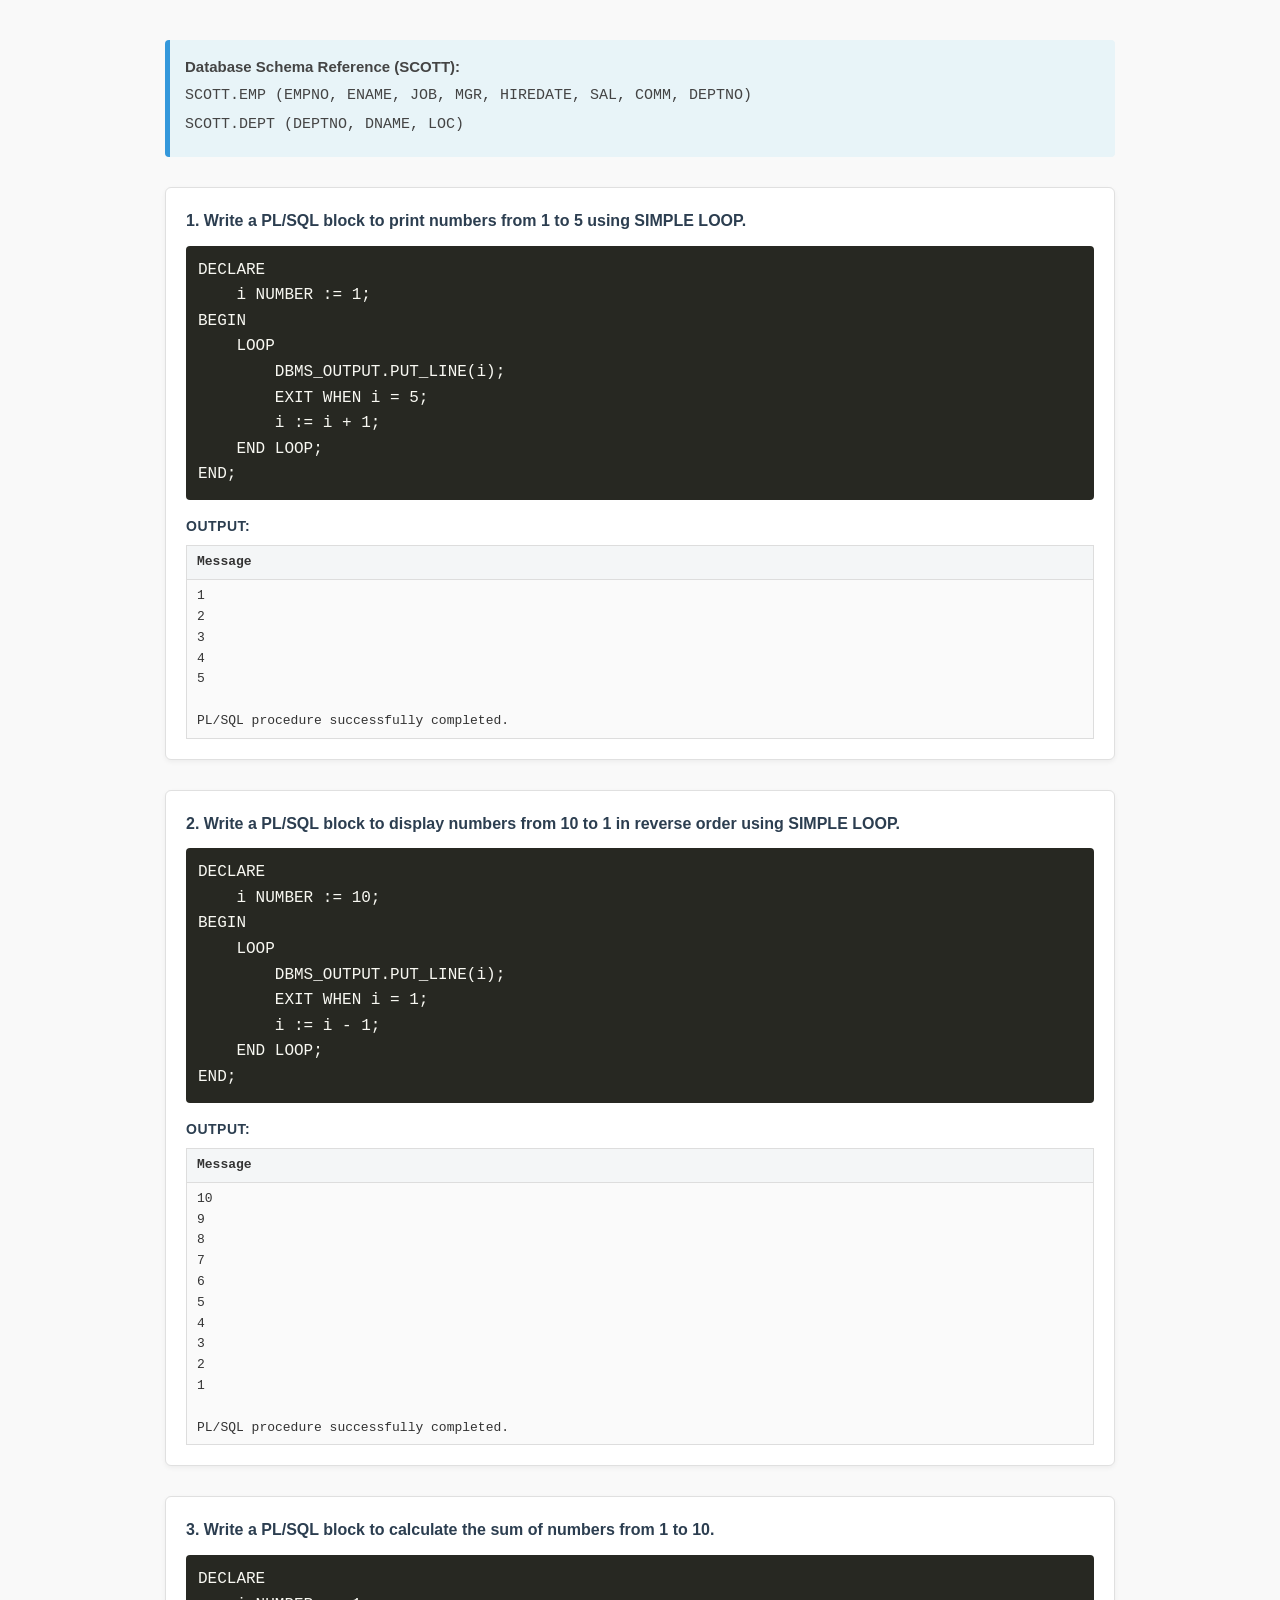
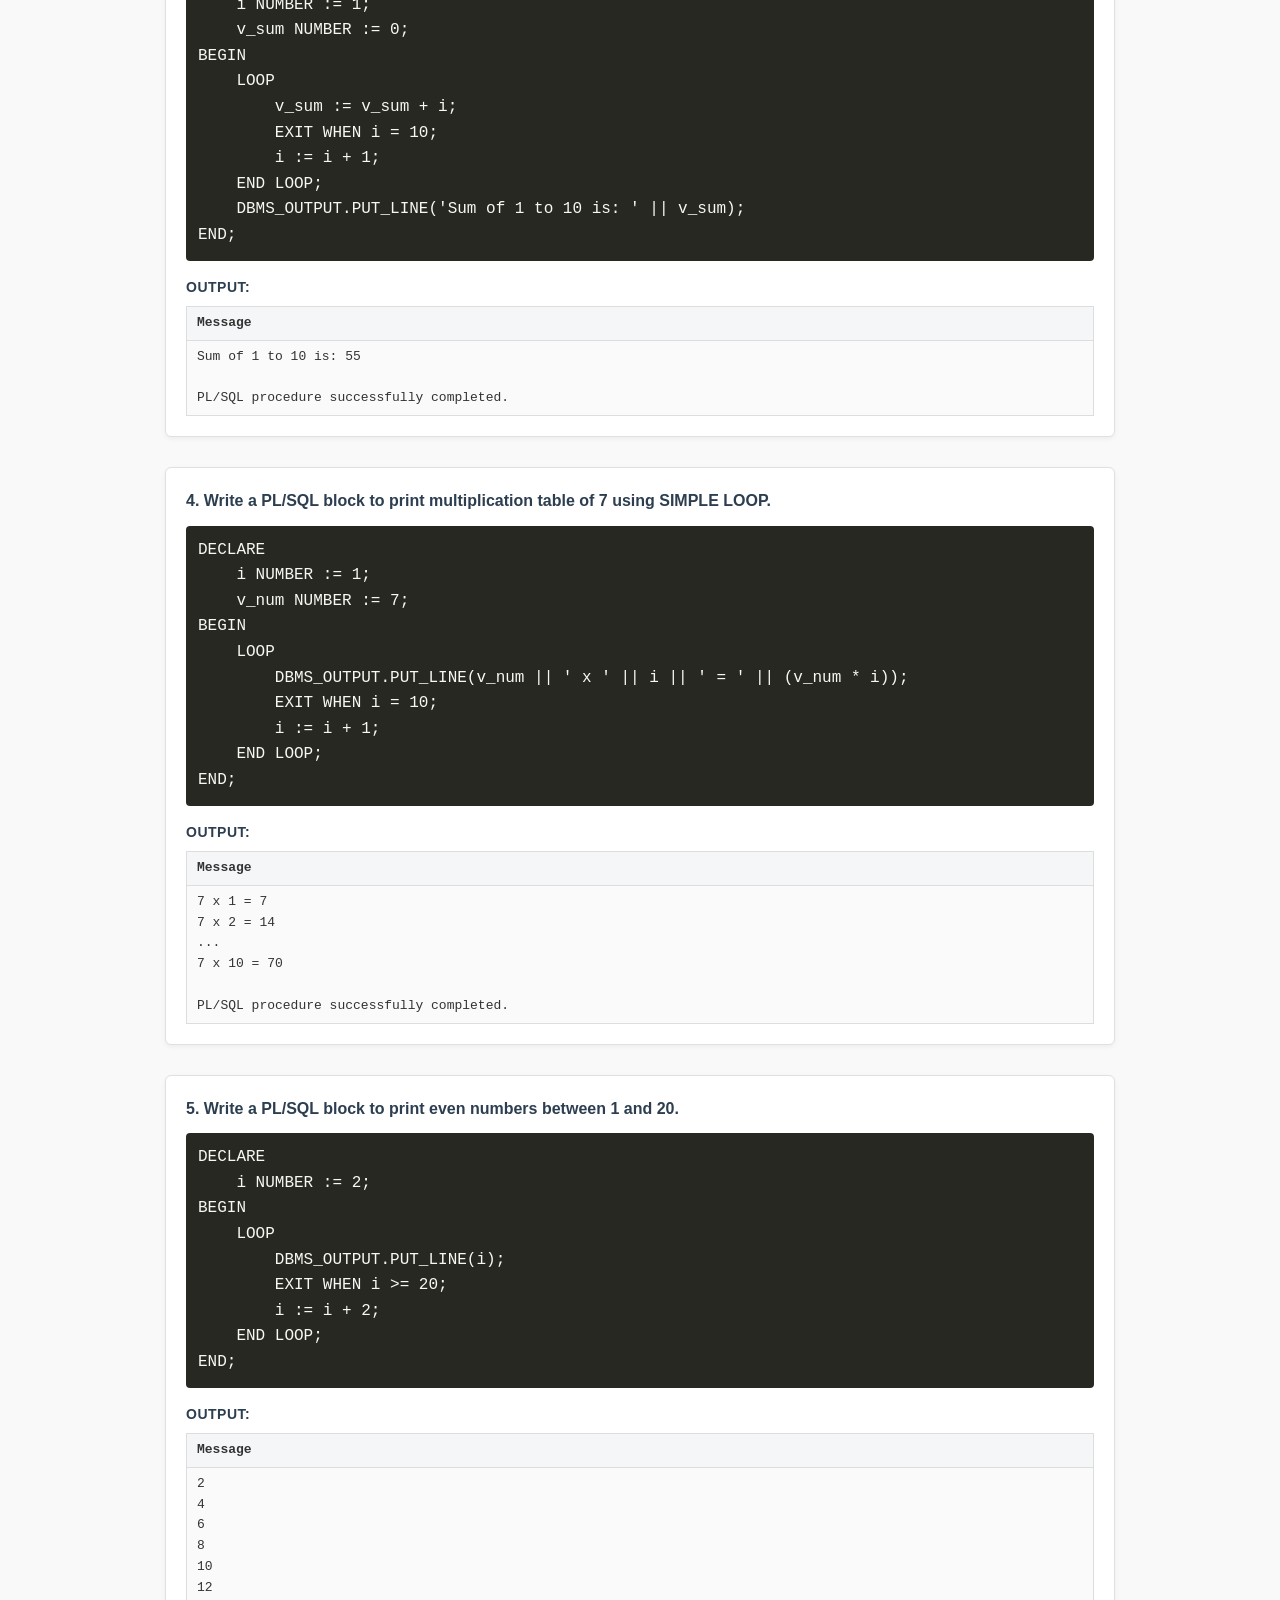
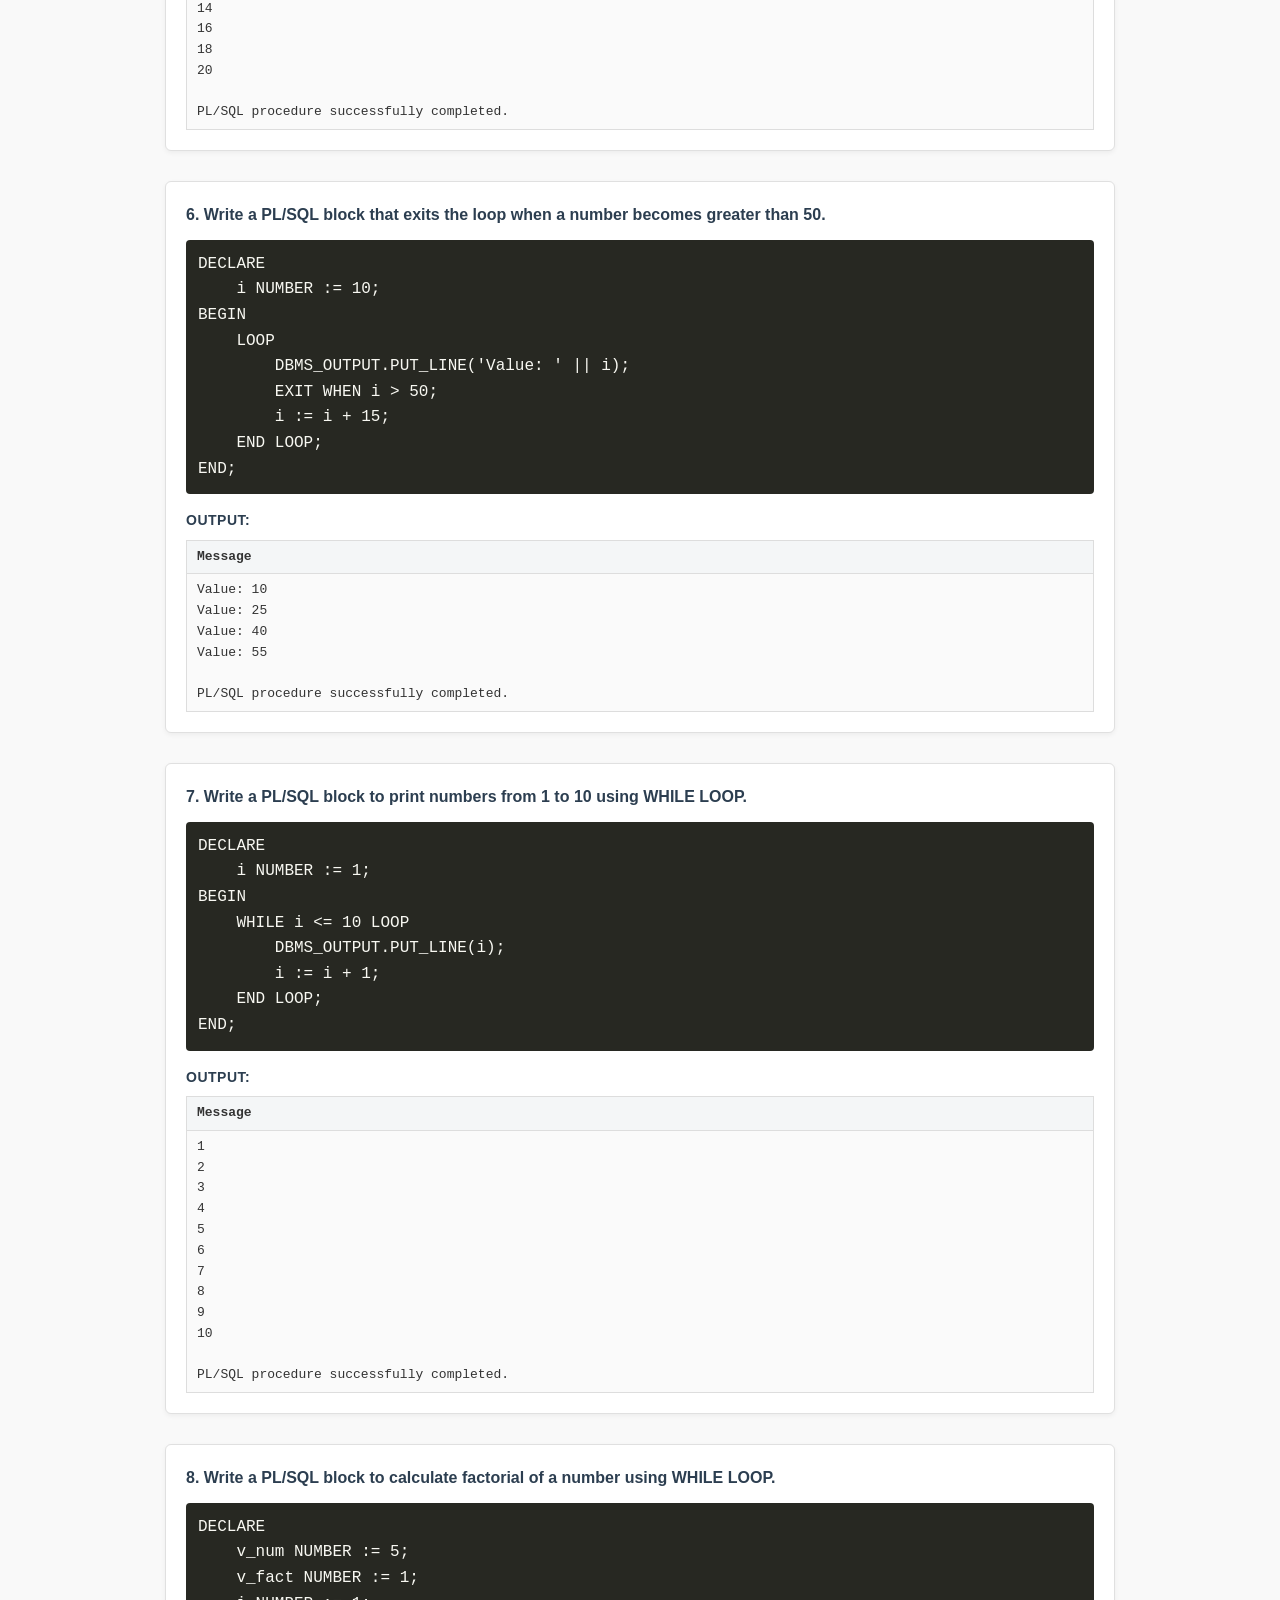
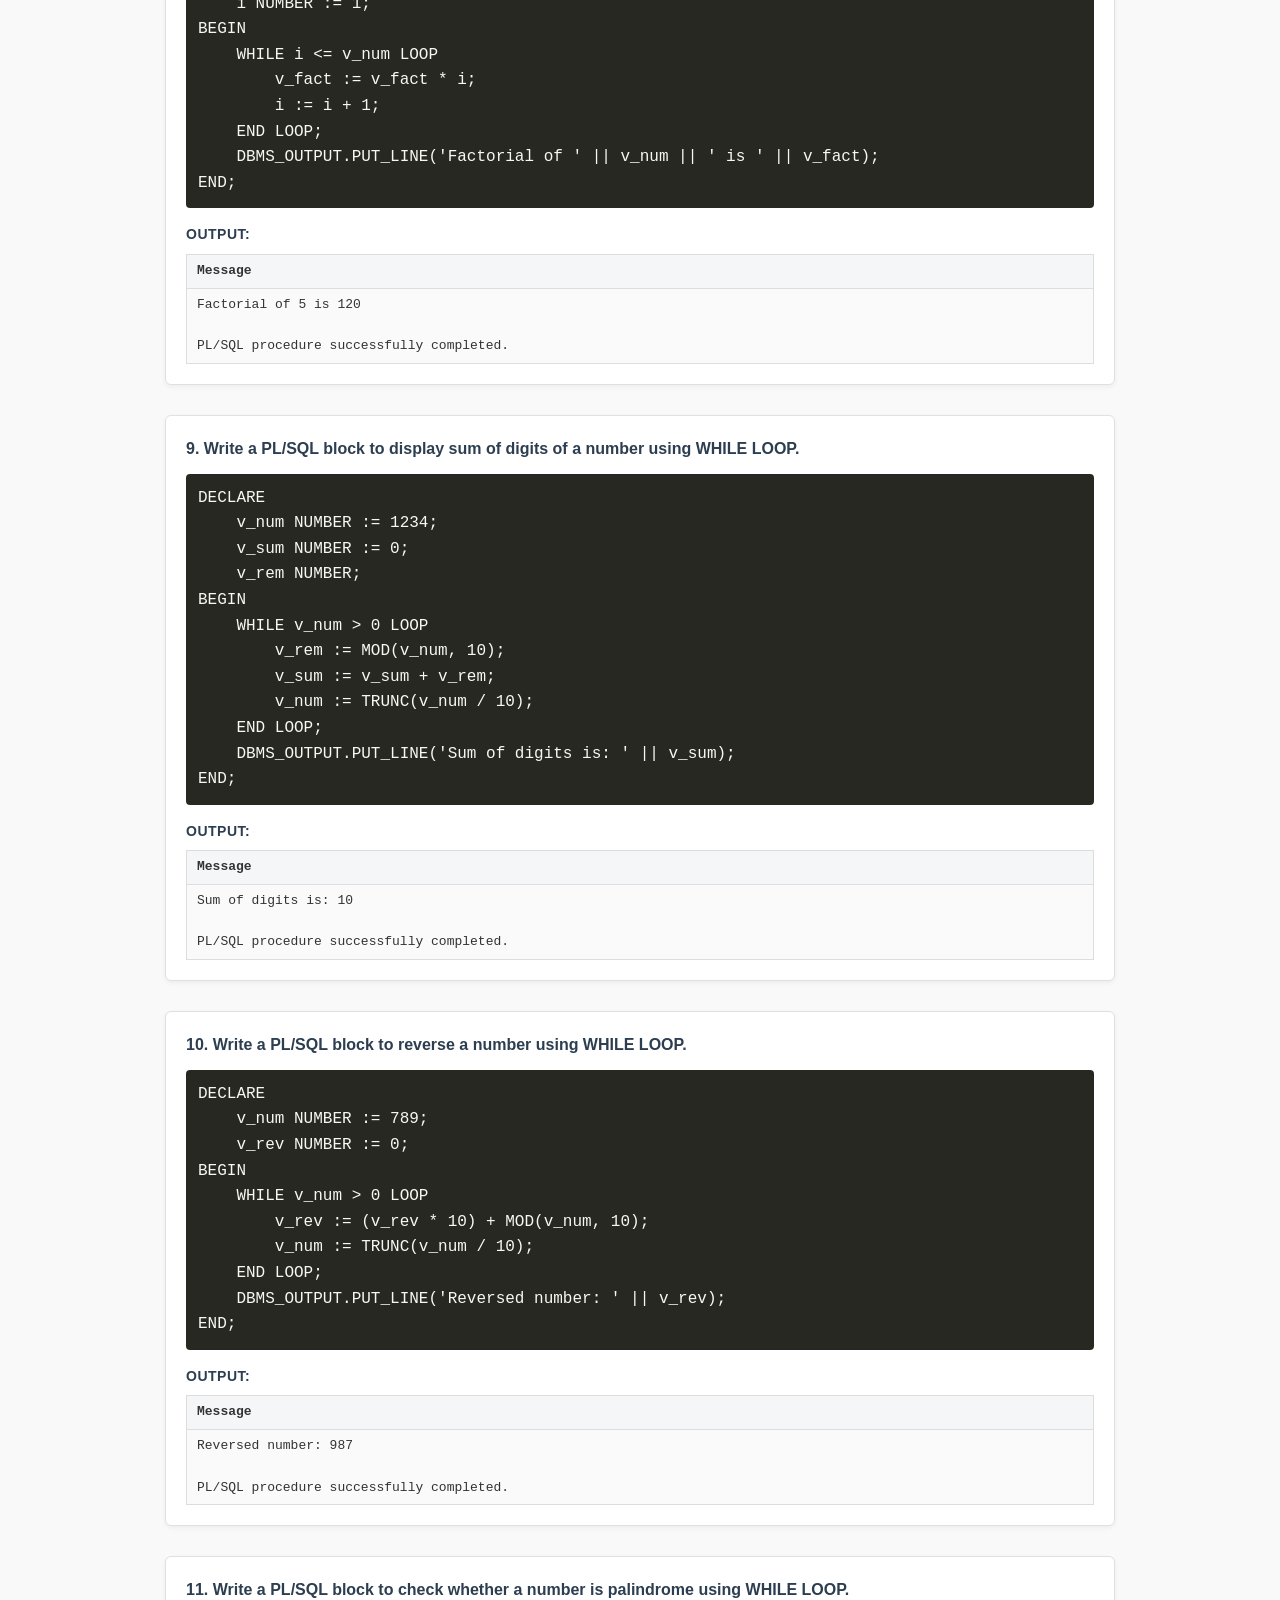
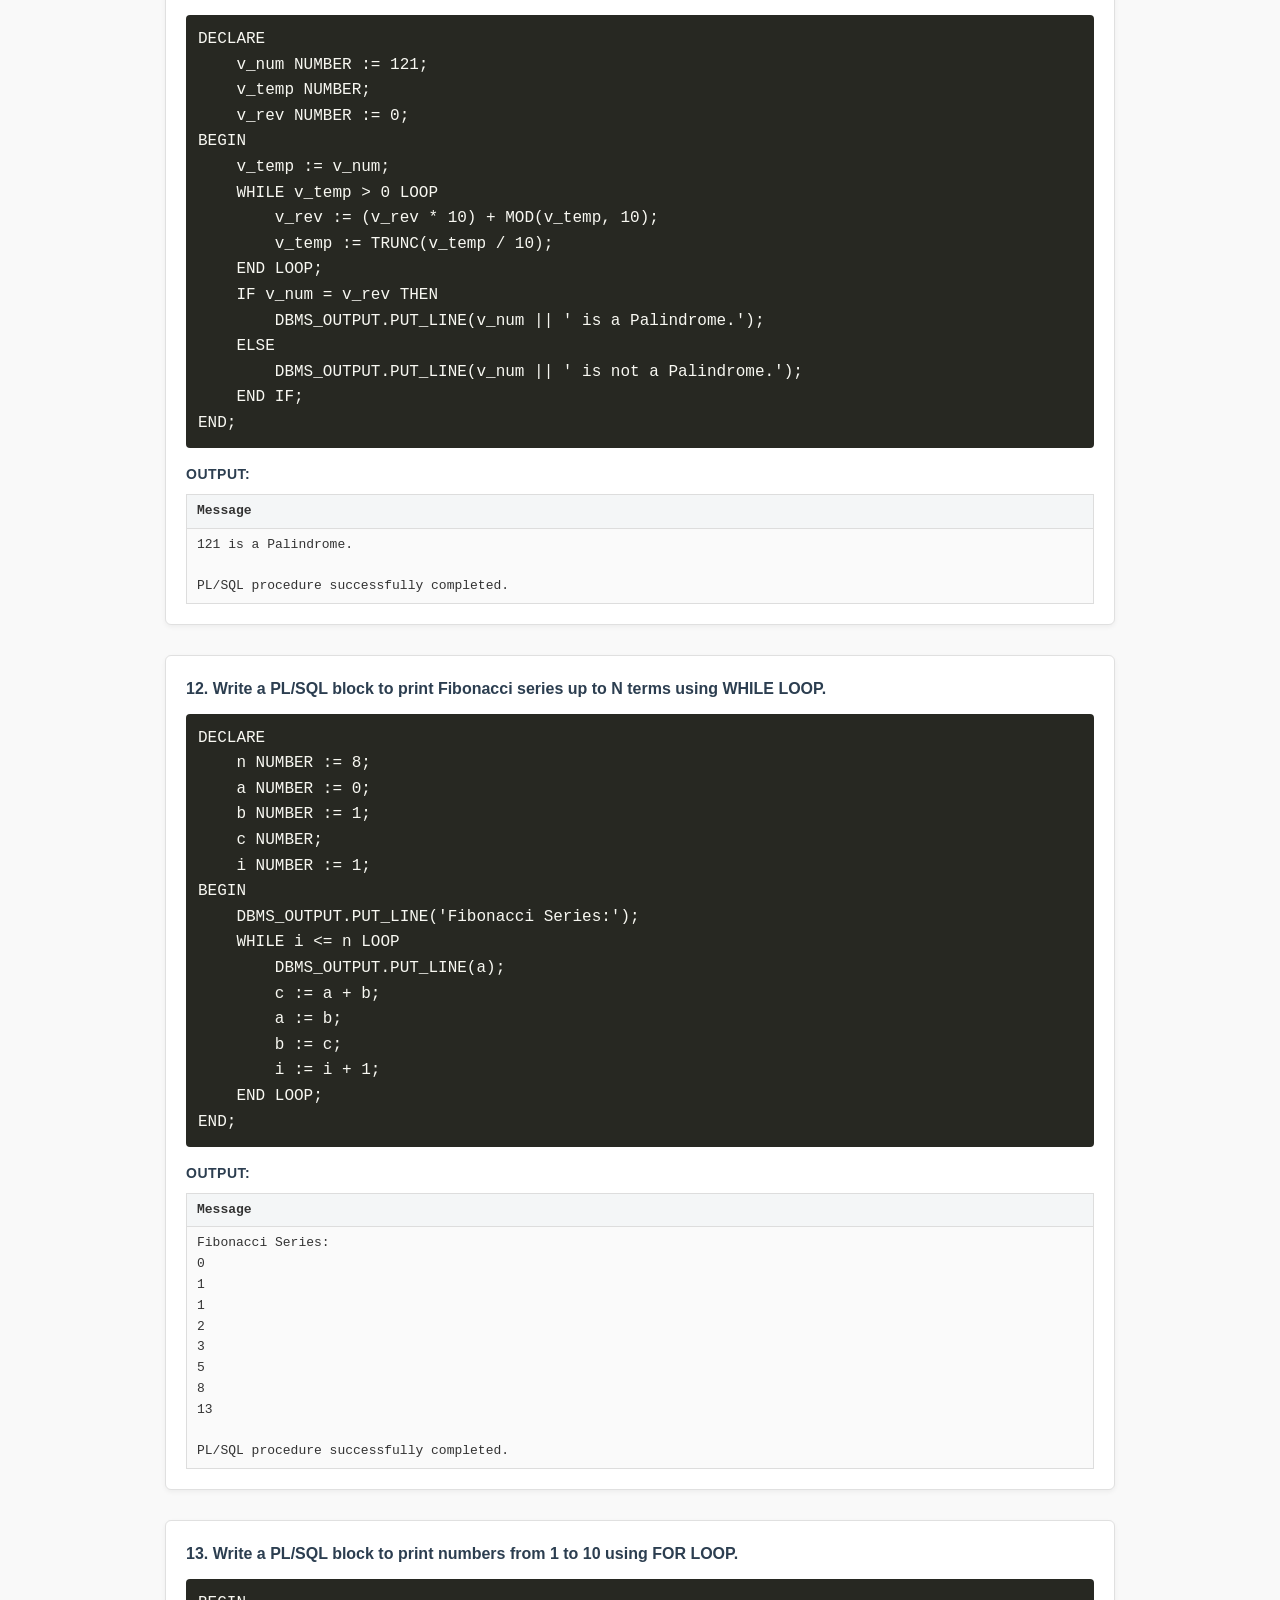
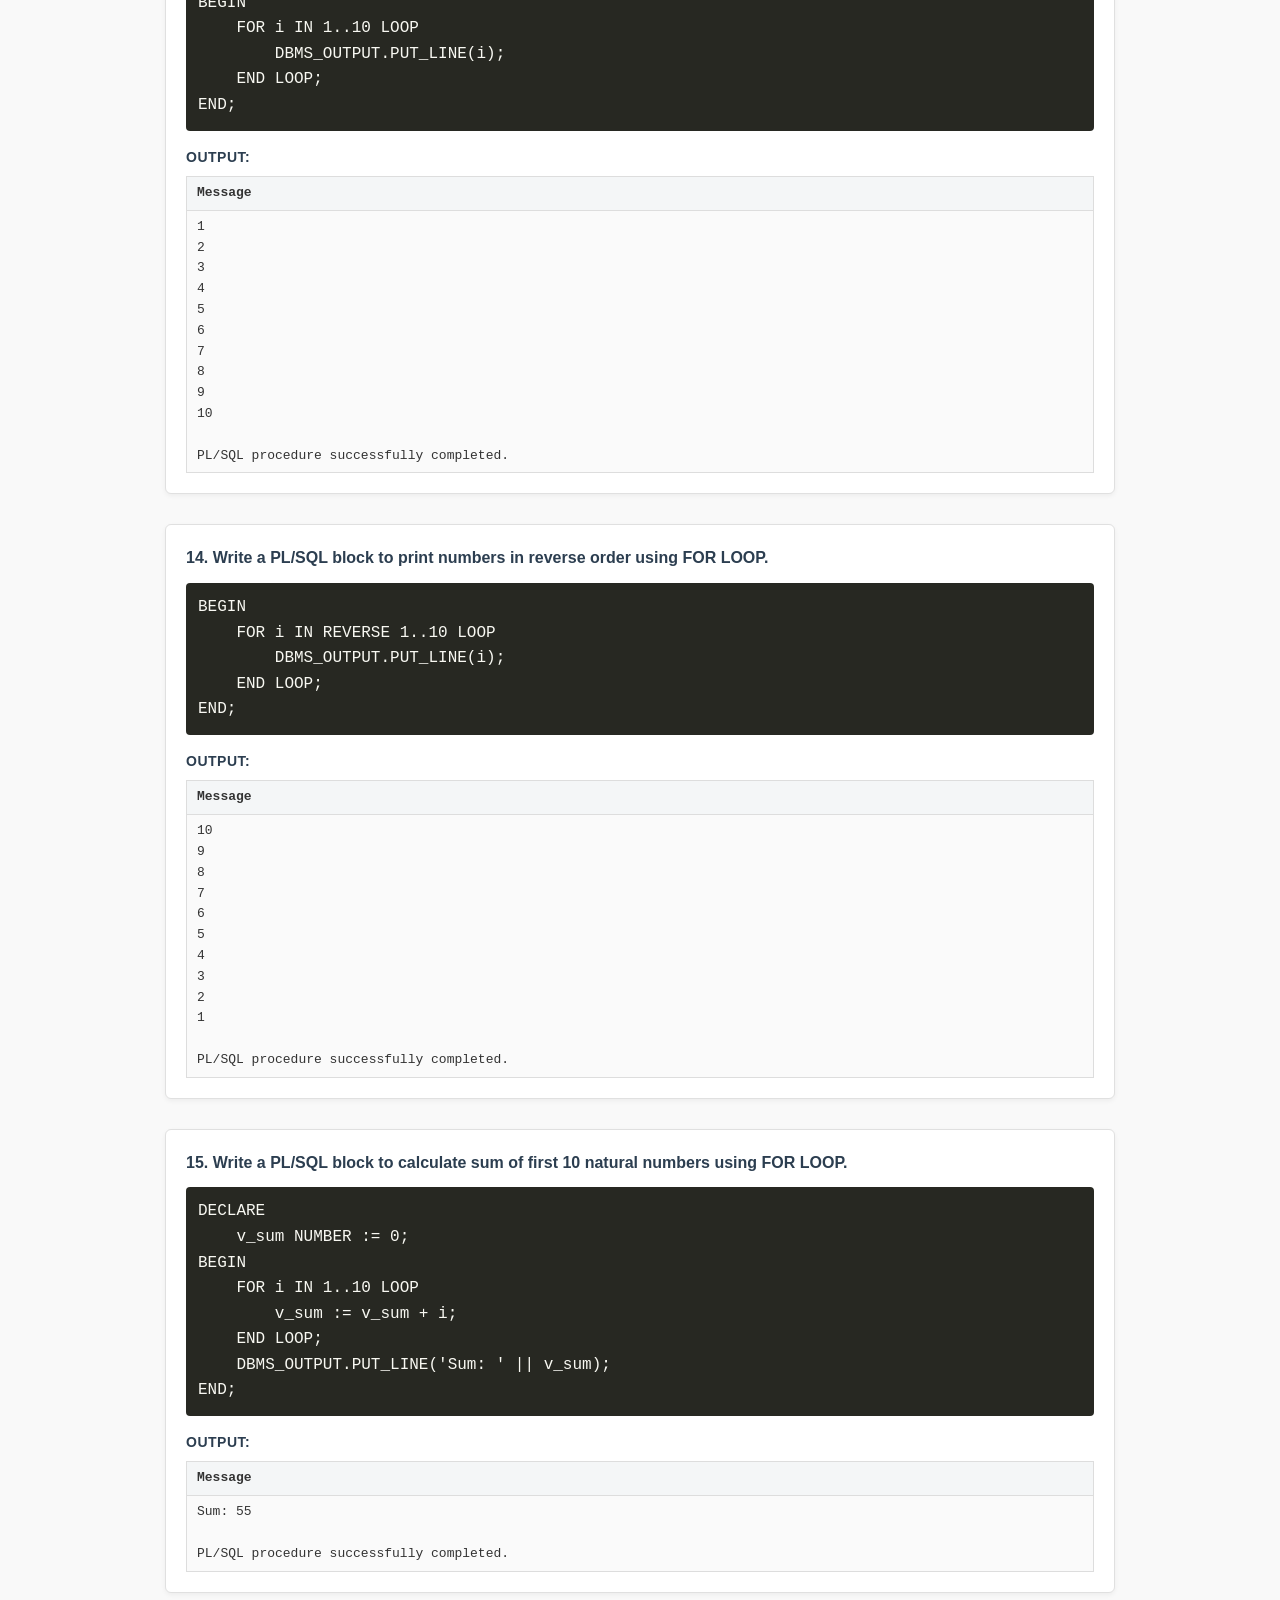
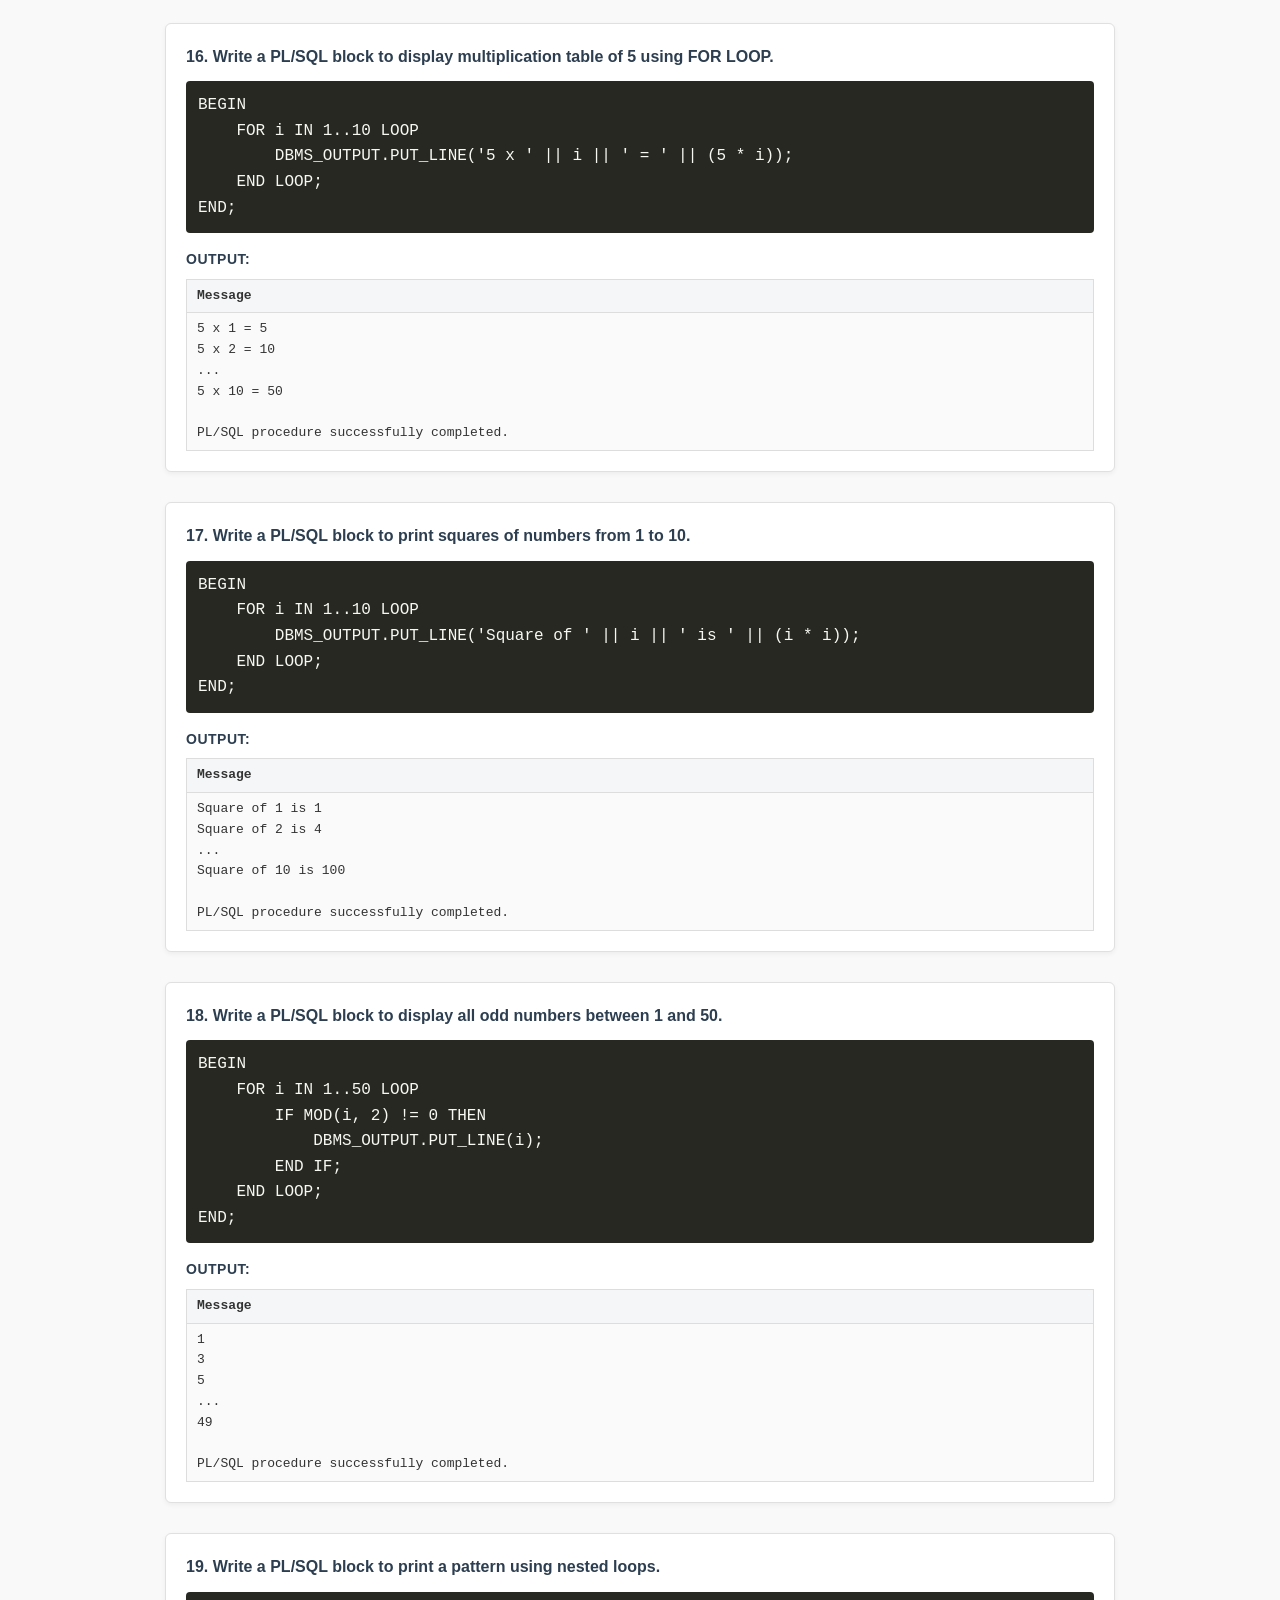
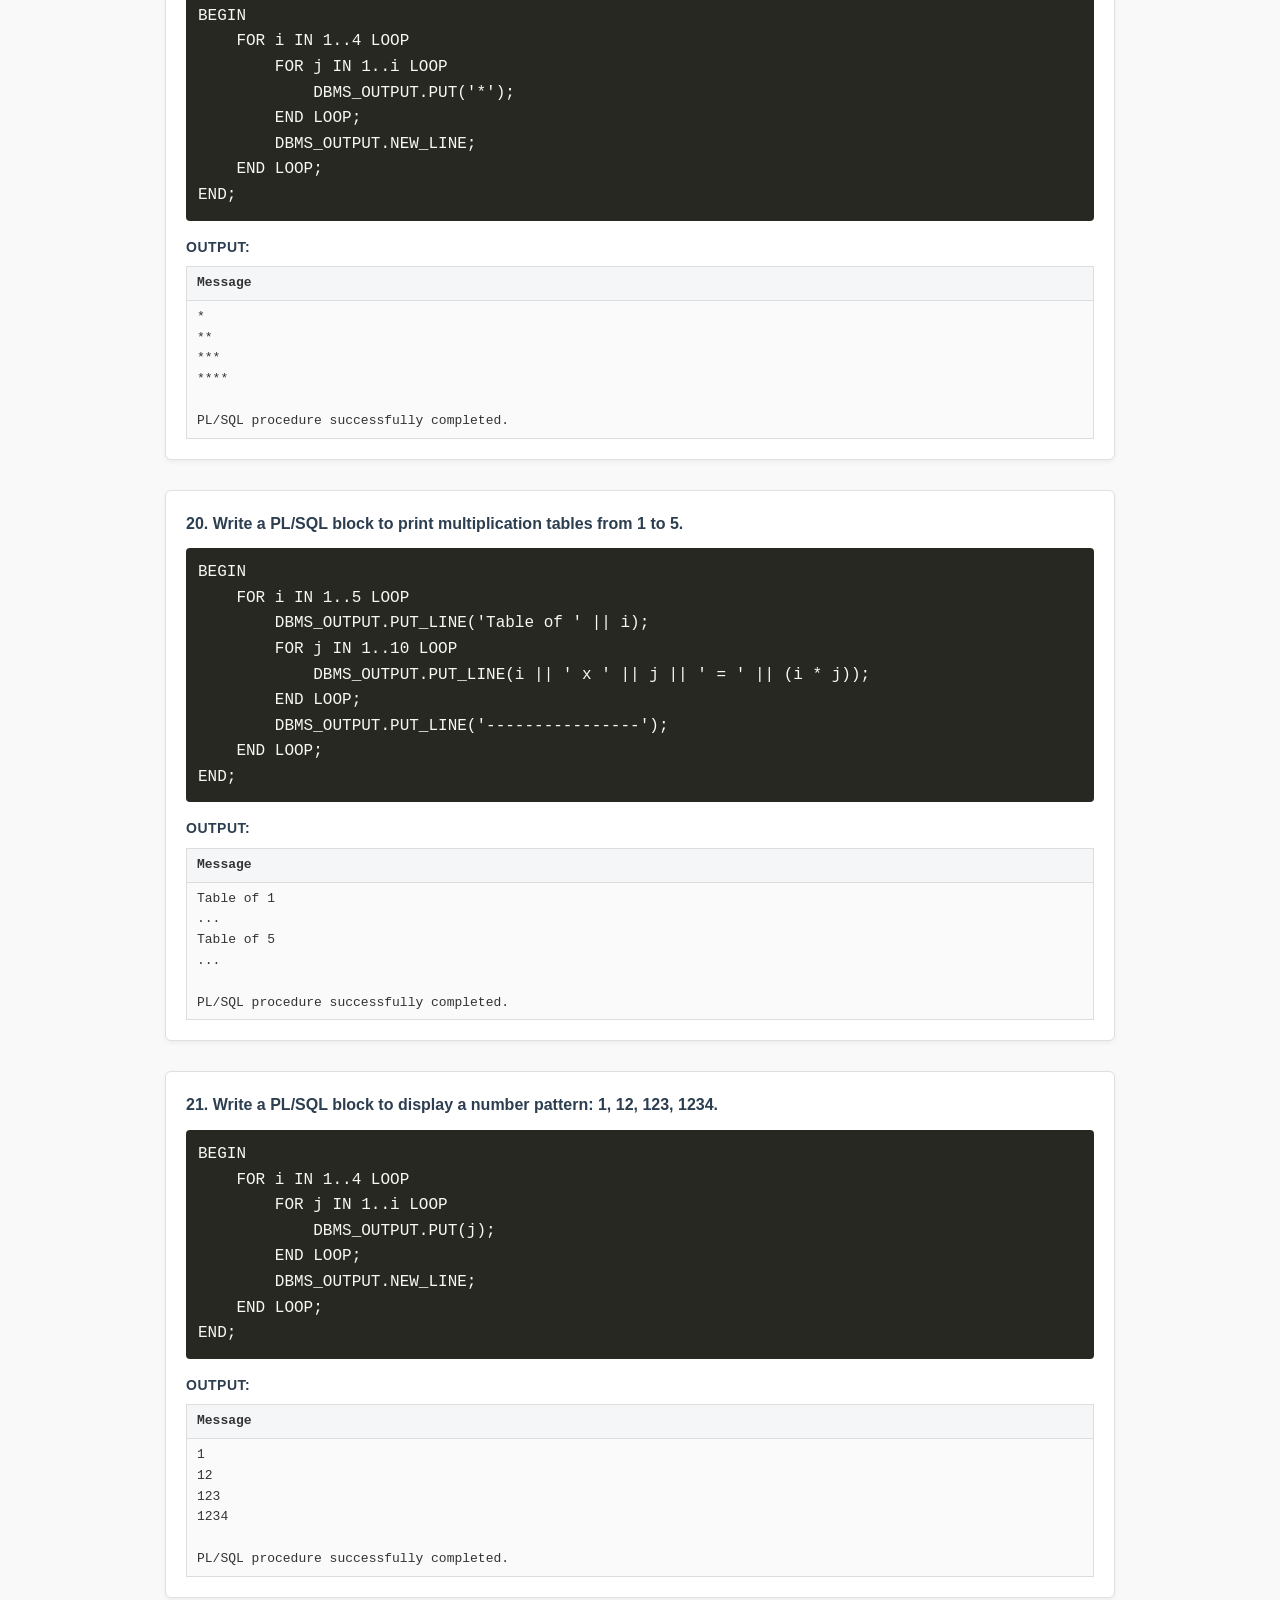
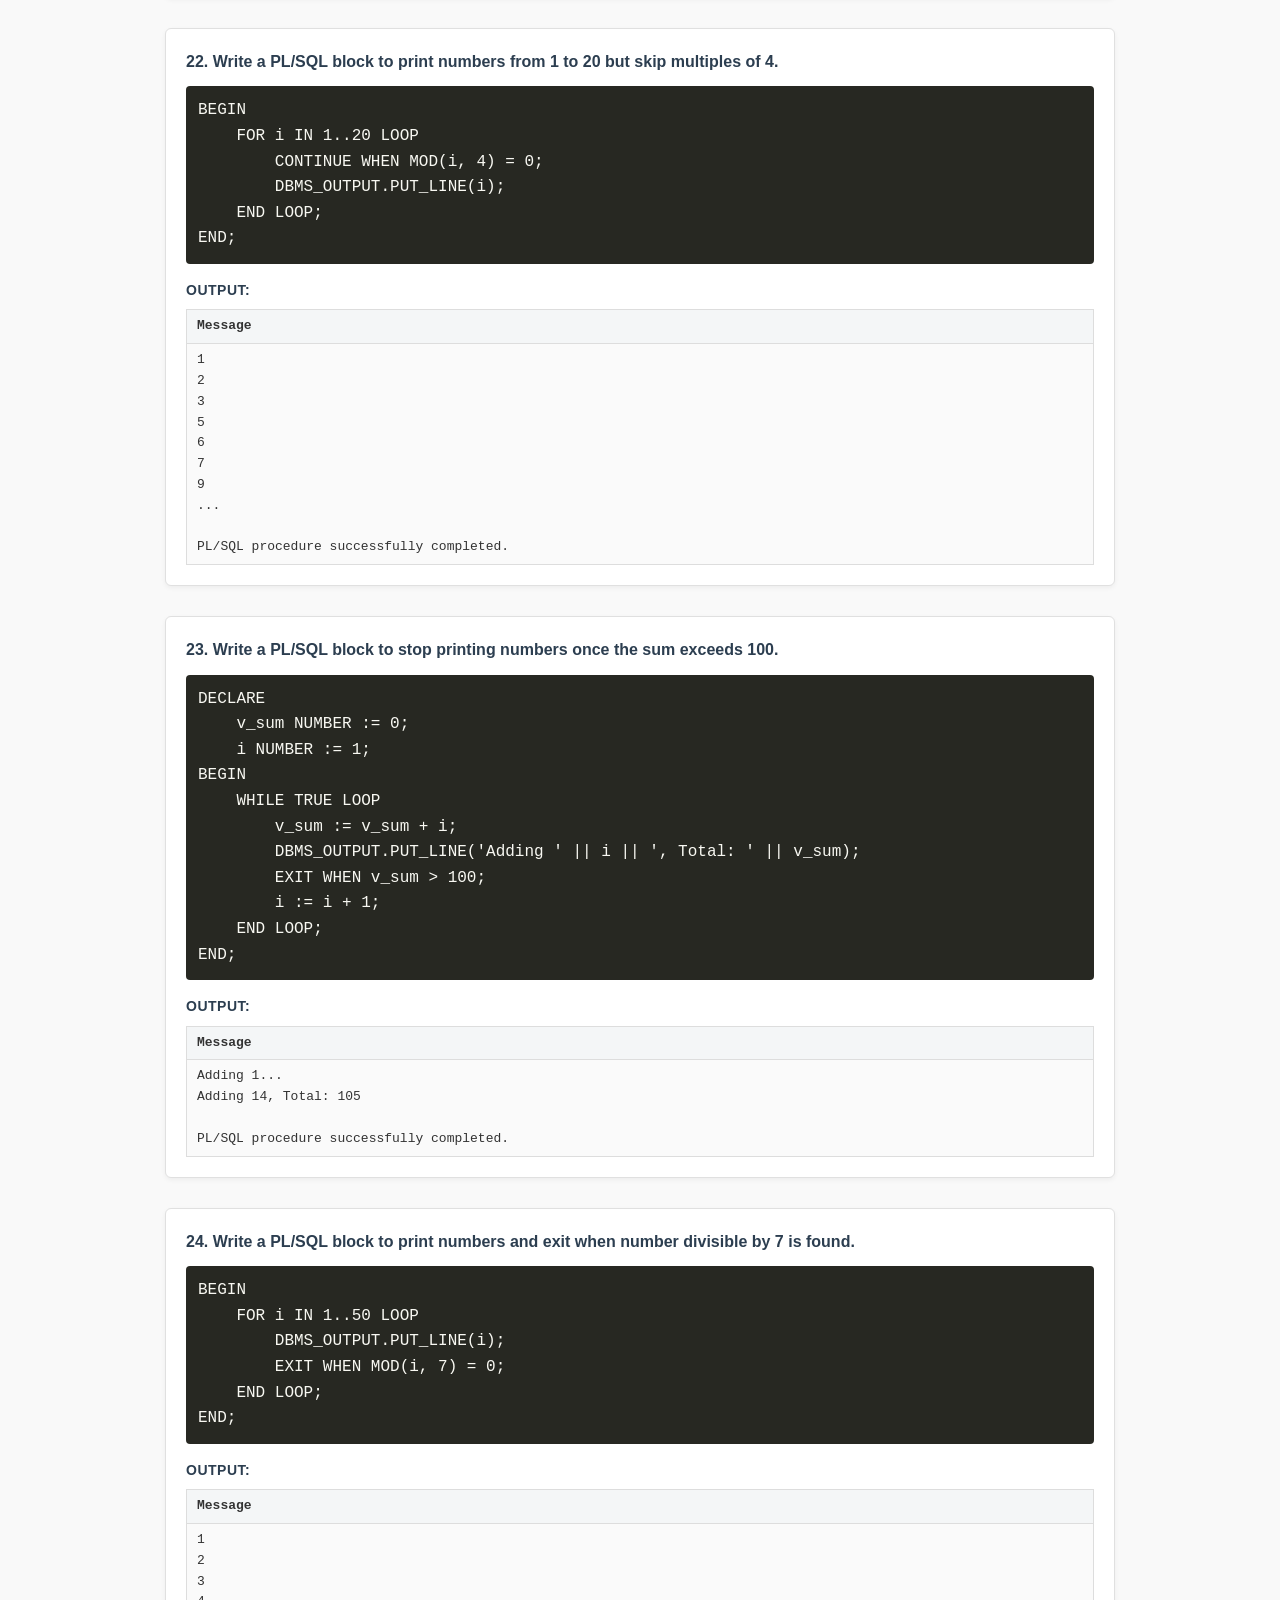
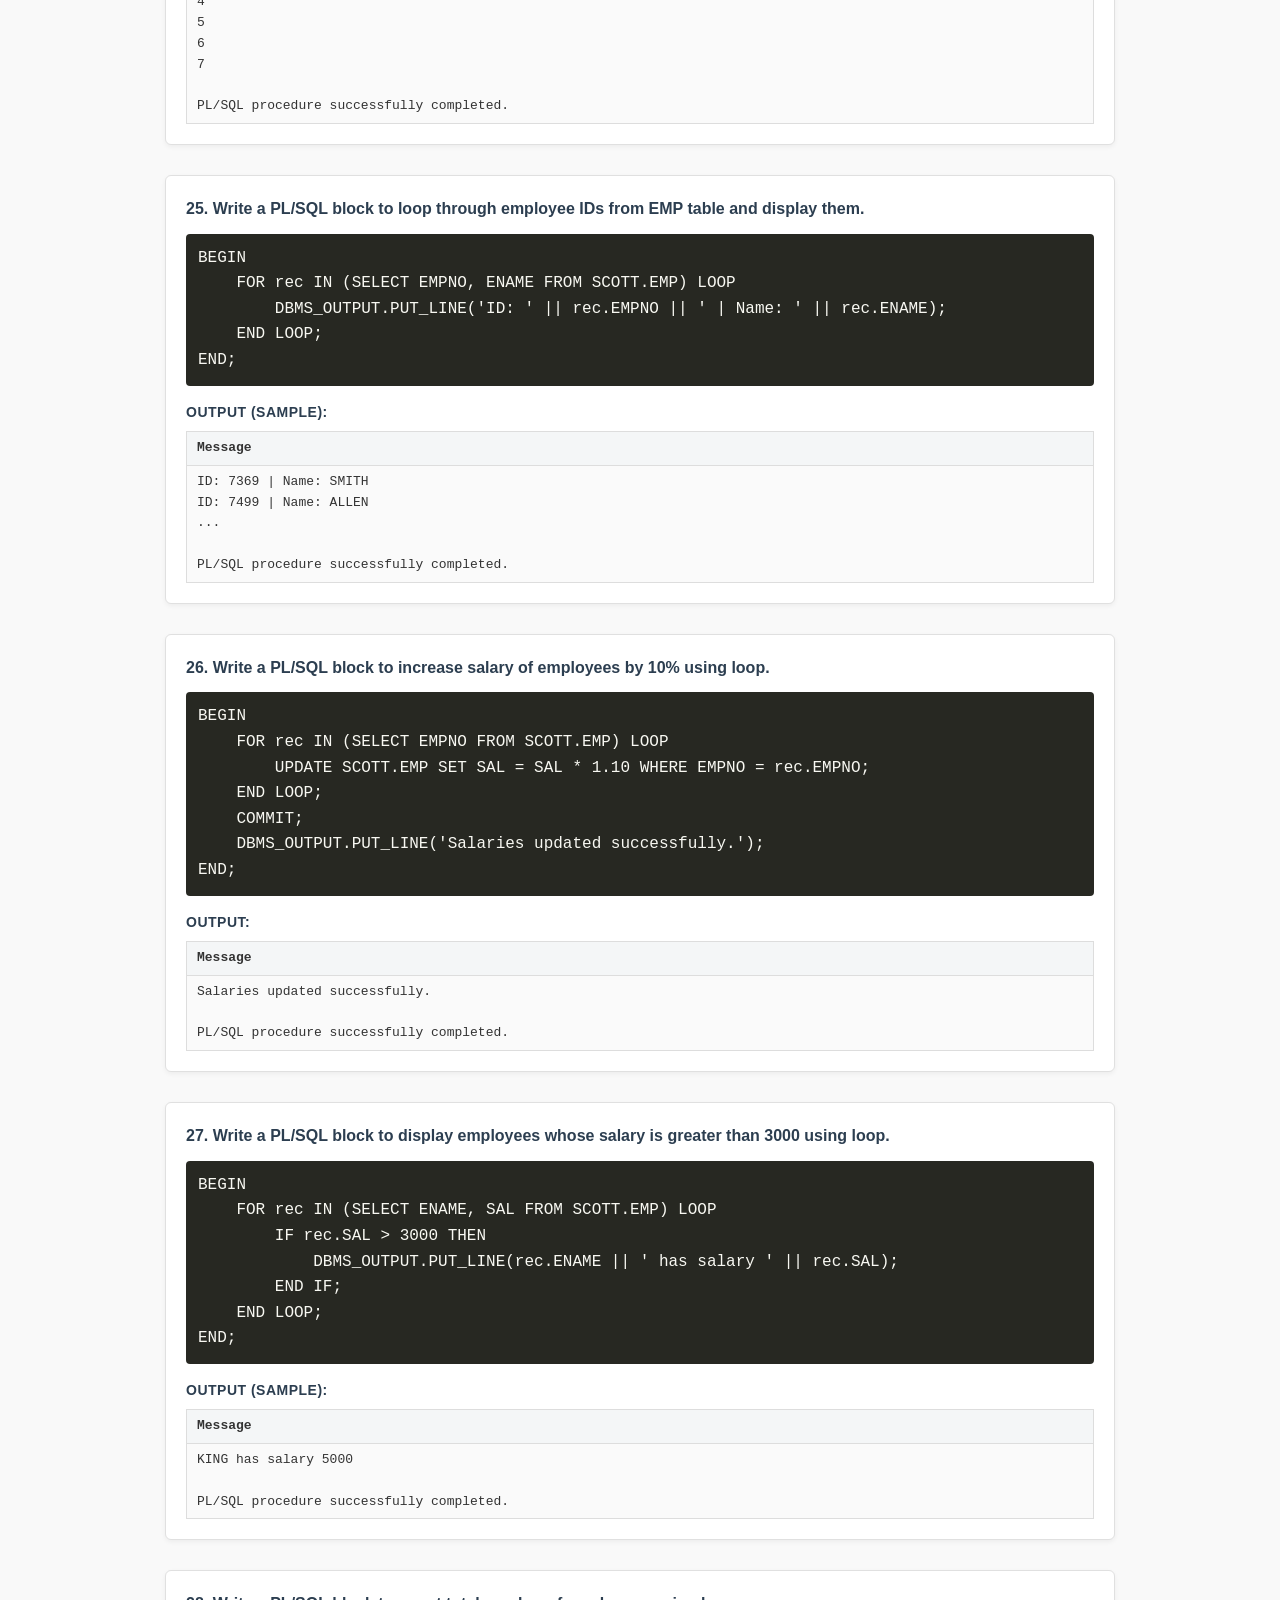
<file: LOOPS.html>
<!DOCTYPE html>
<html lang="en">
<head>
    <meta charset="UTF-8">
    <meta name="viewport" content="width=device-width, initial-scale=1.0">
    <title>DBMS Practical File - PLSQL Iterative Control</title>
    <style>
        body {
            font-family: "Segoe UI", Tahoma, Geneva, Verdana, sans-serif;
            margin: 40px auto;
            max-width: 950px;
            color: #333;
            line-height: 1.6;
            background-color: #f9f9f9;
        }
        .header {
            text-align: center;
            margin-bottom: 30px;
            padding-bottom: 20px;
            border-bottom: 2px solid #2c3e50;
        }
        .header h1 { margin: 5px 0; font-size: 26px; color: #2c3e50; }
        .header h2 { margin: 5px 0; font-size: 20px; font-weight: normal; }
        .header h3 { margin: 5px 0; font-size: 18px; color: #555; }
        .student-info { text-align: right; margin-bottom: 30px; font-size: 16px; }
        .student-info p { margin: 2px 0; font-weight: 600; }
        .schema {
            font-size: 15px; color: #444; margin-bottom: 30px; padding: 15px;
            background: #e8f4f8; border-left: 5px solid #3498db; border-radius: 4px;
        }
        .schema p { margin: 5px 0; font-family: Consolas, monospace; }
        .question-block {
            margin-bottom: 30px; padding: 20px; border: 1px solid #e0e0e0;
            border-radius: 6px; background-color: #ffffff; box-shadow: 0 2px 5px rgba(0,0,0,0.05);
            page-break-inside: avoid;
        }
        .question { font-weight: 600; margin-bottom: 12px; font-size: 16px; color: #2c3e50; }
        .query {
            background-color: #272822; color: #f8f8f2; padding: 12px; border-radius: 4px;
            font-family: Consolas, monospace; overflow-x: auto; margin: 0 0 15px 0;
            white-space: pre-wrap;
        }
        .output-label { font-weight: bold; font-size: 14px; color: #2c3e50; margin-bottom: 8px; text-transform: uppercase; letter-spacing: 0.5px; }
        .output-table { width: 100%; border-collapse: collapse; font-size: 13px; font-family: Consolas, monospace; }
        .output-table th, .output-table td { border: 1px solid #ddd; padding: 6px 10px; text-align: left; }
        .output-table th { background-color: #f4f6f7; color: #333; font-weight: 600; }
        .output-table tr:nth-child(even) { background-color: #fafafa; }
        .output-table tr:hover { background-color: #f0f0f0; }
    </style>
</head>
<body>

    

    

    <div class="schema">
        <strong>Database Schema Reference (SCOTT):</strong>
        <p>SCOTT.EMP (EMPNO, ENAME, JOB, MGR, HIREDATE, SAL, COMM, DEPTNO)</p>
        <p>SCOTT.DEPT (DEPTNO, DNAME, LOC)</p>
    </div>

    <div class="question-block">
        <div class="question">1. Write a PL/SQL block to print numbers from 1 to 5 using SIMPLE LOOP.</div>
        <pre class="query">DECLARE
    i NUMBER := 1;
BEGIN
    LOOP
        DBMS_OUTPUT.PUT_LINE(i);
        EXIT WHEN i = 5;
        i := i + 1;
    END LOOP;
END;</pre>
        <div class="output-label">Output:</div>
        <table class="output-table">
            <tr><th>Message</th></tr>
            <tr><td>1<br>2<br>3<br>4<br>5<br><br>PL/SQL procedure successfully completed.</td></tr>
        </table>
    </div>

    <div class="question-block">
        <div class="question">2. Write a PL/SQL block to display numbers from 10 to 1 in reverse order using SIMPLE LOOP.</div>
        <pre class="query">DECLARE
    i NUMBER := 10;
BEGIN
    LOOP
        DBMS_OUTPUT.PUT_LINE(i);
        EXIT WHEN i = 1;
        i := i - 1;
    END LOOP;
END;</pre>
        <div class="output-label">Output:</div>
        <table class="output-table">
            <tr><th>Message</th></tr>
            <tr><td>10<br>9<br>8<br>7<br>6<br>5<br>4<br>3<br>2<br>1<br><br>PL/SQL procedure successfully completed.</td></tr>
        </table>
    </div>

    <div class="question-block">
        <div class="question">3. Write a PL/SQL block to calculate the sum of numbers from 1 to 10.</div>
        <pre class="query">DECLARE
    i NUMBER := 1;
    v_sum NUMBER := 0;
BEGIN
    LOOP
        v_sum := v_sum + i;
        EXIT WHEN i = 10;
        i := i + 1;
    END LOOP;
    DBMS_OUTPUT.PUT_LINE('Sum of 1 to 10 is: ' || v_sum);
END;</pre>
        <div class="output-label">Output:</div>
        <table class="output-table">
            <tr><th>Message</th></tr>
            <tr><td>Sum of 1 to 10 is: 55<br><br>PL/SQL procedure successfully completed.</td></tr>
        </table>
    </div>

    <div class="question-block">
        <div class="question">4. Write a PL/SQL block to print multiplication table of 7 using SIMPLE LOOP.</div>
        <pre class="query">DECLARE
    i NUMBER := 1;
    v_num NUMBER := 7;
BEGIN
    LOOP
        DBMS_OUTPUT.PUT_LINE(v_num || ' x ' || i || ' = ' || (v_num * i));
        EXIT WHEN i = 10;
        i := i + 1;
    END LOOP;
END;</pre>
        <div class="output-label">Output:</div>
        <table class="output-table">
            <tr><th>Message</th></tr>
            <tr><td>7 x 1 = 7<br>7 x 2 = 14<br>...<br>7 x 10 = 70<br><br>PL/SQL procedure successfully completed.</td></tr>
        </table>
    </div>

    <div class="question-block">
        <div class="question">5. Write a PL/SQL block to print even numbers between 1 and 20.</div>
        <pre class="query">DECLARE
    i NUMBER := 2;
BEGIN
    LOOP
        DBMS_OUTPUT.PUT_LINE(i);
        EXIT WHEN i >= 20;
        i := i + 2;
    END LOOP;
END;</pre>
        <div class="output-label">Output:</div>
        <table class="output-table">
            <tr><th>Message</th></tr>
            <tr><td>2<br>4<br>6<br>8<br>10<br>12<br>14<br>16<br>18<br>20<br><br>PL/SQL procedure successfully completed.</td></tr>
        </table>
    </div>

    <div class="question-block">
        <div class="question">6. Write a PL/SQL block that exits the loop when a number becomes greater than 50.</div>
        <pre class="query">DECLARE
    i NUMBER := 10;
BEGIN
    LOOP
        DBMS_OUTPUT.PUT_LINE('Value: ' || i);
        EXIT WHEN i > 50;
        i := i + 15;
    END LOOP;
END;</pre>
        <div class="output-label">Output:</div>
        <table class="output-table">
            <tr><th>Message</th></tr>
            <tr><td>Value: 10<br>Value: 25<br>Value: 40<br>Value: 55<br><br>PL/SQL procedure successfully completed.</td></tr>
        </table>
    </div>

    <div class="question-block">
        <div class="question">7. Write a PL/SQL block to print numbers from 1 to 10 using WHILE LOOP.</div>
        <pre class="query">DECLARE
    i NUMBER := 1;
BEGIN
    WHILE i <= 10 LOOP
        DBMS_OUTPUT.PUT_LINE(i);
        i := i + 1;
    END LOOP;
END;</pre>
        <div class="output-label">Output:</div>
        <table class="output-table">
            <tr><th>Message</th></tr>
            <tr><td>1<br>2<br>3<br>4<br>5<br>6<br>7<br>8<br>9<br>10<br><br>PL/SQL procedure successfully completed.</td></tr>
        </table>
    </div>

    <div class="question-block">
        <div class="question">8. Write a PL/SQL block to calculate factorial of a number using WHILE LOOP.</div>
        <pre class="query">DECLARE
    v_num NUMBER := 5;
    v_fact NUMBER := 1;
    i NUMBER := 1;
BEGIN
    WHILE i <= v_num LOOP
        v_fact := v_fact * i;
        i := i + 1;
    END LOOP;
    DBMS_OUTPUT.PUT_LINE('Factorial of ' || v_num || ' is ' || v_fact);
END;</pre>
        <div class="output-label">Output:</div>
        <table class="output-table">
            <tr><th>Message</th></tr>
            <tr><td>Factorial of 5 is 120<br><br>PL/SQL procedure successfully completed.</td></tr>
        </table>
    </div>

    <div class="question-block">
        <div class="question">9. Write a PL/SQL block to display sum of digits of a number using WHILE LOOP.</div>
        <pre class="query">DECLARE
    v_num NUMBER := 1234;
    v_sum NUMBER := 0;
    v_rem NUMBER;
BEGIN
    WHILE v_num > 0 LOOP
        v_rem := MOD(v_num, 10);
        v_sum := v_sum + v_rem;
        v_num := TRUNC(v_num / 10);
    END LOOP;
    DBMS_OUTPUT.PUT_LINE('Sum of digits is: ' || v_sum);
END;</pre>
        <div class="output-label">Output:</div>
        <table class="output-table">
            <tr><th>Message</th></tr>
            <tr><td>Sum of digits is: 10<br><br>PL/SQL procedure successfully completed.</td></tr>
        </table>
    </div>

    <div class="question-block">
        <div class="question">10. Write a PL/SQL block to reverse a number using WHILE LOOP.</div>
        <pre class="query">DECLARE
    v_num NUMBER := 789;
    v_rev NUMBER := 0;
BEGIN
    WHILE v_num > 0 LOOP
        v_rev := (v_rev * 10) + MOD(v_num, 10);
        v_num := TRUNC(v_num / 10);
    END LOOP;
    DBMS_OUTPUT.PUT_LINE('Reversed number: ' || v_rev);
END;</pre>
        <div class="output-label">Output:</div>
        <table class="output-table">
            <tr><th>Message</th></tr>
            <tr><td>Reversed number: 987<br><br>PL/SQL procedure successfully completed.</td></tr>
        </table>
    </div>

    <div class="question-block">
        <div class="question">11. Write a PL/SQL block to check whether a number is palindrome using WHILE LOOP.</div>
        <pre class="query">DECLARE
    v_num NUMBER := 121;
    v_temp NUMBER;
    v_rev NUMBER := 0;
BEGIN
    v_temp := v_num;
    WHILE v_temp > 0 LOOP
        v_rev := (v_rev * 10) + MOD(v_temp, 10);
        v_temp := TRUNC(v_temp / 10);
    END LOOP;
    IF v_num = v_rev THEN
        DBMS_OUTPUT.PUT_LINE(v_num || ' is a Palindrome.');
    ELSE
        DBMS_OUTPUT.PUT_LINE(v_num || ' is not a Palindrome.');
    END IF;
END;</pre>
        <div class="output-label">Output:</div>
        <table class="output-table">
            <tr><th>Message</th></tr>
            <tr><td>121 is a Palindrome.<br><br>PL/SQL procedure successfully completed.</td></tr>
        </table>
    </div>

    <div class="question-block">
        <div class="question">12. Write a PL/SQL block to print Fibonacci series up to N terms using WHILE LOOP.</div>
        <pre class="query">DECLARE
    n NUMBER := 8;
    a NUMBER := 0;
    b NUMBER := 1;
    c NUMBER;
    i NUMBER := 1;
BEGIN
    DBMS_OUTPUT.PUT_LINE('Fibonacci Series:');
    WHILE i <= n LOOP
        DBMS_OUTPUT.PUT_LINE(a);
        c := a + b;
        a := b;
        b := c;
        i := i + 1;
    END LOOP;
END;</pre>
        <div class="output-label">Output:</div>
        <table class="output-table">
            <tr><th>Message</th></tr>
            <tr><td>Fibonacci Series:<br>0<br>1<br>1<br>2<br>3<br>5<br>8<br>13<br><br>PL/SQL procedure successfully completed.</td></tr>
        </table>
    </div>

    <div class="question-block">
        <div class="question">13. Write a PL/SQL block to print numbers from 1 to 10 using FOR LOOP.</div>
        <pre class="query">BEGIN
    FOR i IN 1..10 LOOP
        DBMS_OUTPUT.PUT_LINE(i);
    END LOOP;
END;</pre>
        <div class="output-label">Output:</div>
        <table class="output-table">
            <tr><th>Message</th></tr>
            <tr><td>1<br>2<br>3<br>4<br>5<br>6<br>7<br>8<br>9<br>10<br><br>PL/SQL procedure successfully completed.</td></tr>
        </table>
    </div>

    <div class="question-block">
        <div class="question">14. Write a PL/SQL block to print numbers in reverse order using FOR LOOP.</div>
        <pre class="query">BEGIN
    FOR i IN REVERSE 1..10 LOOP
        DBMS_OUTPUT.PUT_LINE(i);
    END LOOP;
END;</pre>
        <div class="output-label">Output:</div>
        <table class="output-table">
            <tr><th>Message</th></tr>
            <tr><td>10<br>9<br>8<br>7<br>6<br>5<br>4<br>3<br>2<br>1<br><br>PL/SQL procedure successfully completed.</td></tr>
        </table>
    </div>

    <div class="question-block">
        <div class="question">15. Write a PL/SQL block to calculate sum of first 10 natural numbers using FOR LOOP.</div>
        <pre class="query">DECLARE
    v_sum NUMBER := 0;
BEGIN
    FOR i IN 1..10 LOOP
        v_sum := v_sum + i;
    END LOOP;
    DBMS_OUTPUT.PUT_LINE('Sum: ' || v_sum);
END;</pre>
        <div class="output-label">Output:</div>
        <table class="output-table">
            <tr><th>Message</th></tr>
            <tr><td>Sum: 55<br><br>PL/SQL procedure successfully completed.</td></tr>
        </table>
    </div>

    <div class="question-block">
        <div class="question">16. Write a PL/SQL block to display multiplication table of 5 using FOR LOOP.</div>
        <pre class="query">BEGIN
    FOR i IN 1..10 LOOP
        DBMS_OUTPUT.PUT_LINE('5 x ' || i || ' = ' || (5 * i));
    END LOOP;
END;</pre>
        <div class="output-label">Output:</div>
        <table class="output-table">
            <tr><th>Message</th></tr>
            <tr><td>5 x 1 = 5<br>5 x 2 = 10<br>...<br>5 x 10 = 50<br><br>PL/SQL procedure successfully completed.</td></tr>
        </table>
    </div>

    <div class="question-block">
        <div class="question">17. Write a PL/SQL block to print squares of numbers from 1 to 10.</div>
        <pre class="query">BEGIN
    FOR i IN 1..10 LOOP
        DBMS_OUTPUT.PUT_LINE('Square of ' || i || ' is ' || (i * i));
    END LOOP;
END;</pre>
        <div class="output-label">Output:</div>
        <table class="output-table">
            <tr><th>Message</th></tr>
            <tr><td>Square of 1 is 1<br>Square of 2 is 4<br>...<br>Square of 10 is 100<br><br>PL/SQL procedure successfully completed.</td></tr>
        </table>
    </div>

    <div class="question-block">
        <div class="question">18. Write a PL/SQL block to display all odd numbers between 1 and 50.</div>
        <pre class="query">BEGIN
    FOR i IN 1..50 LOOP
        IF MOD(i, 2) != 0 THEN
            DBMS_OUTPUT.PUT_LINE(i);
        END IF;
    END LOOP;
END;</pre>
        <div class="output-label">Output:</div>
        <table class="output-table">
            <tr><th>Message</th></tr>
            <tr><td>1<br>3<br>5<br>...<br>49<br><br>PL/SQL procedure successfully completed.</td></tr>
        </table>
    </div>

    <div class="question-block">
        <div class="question">19. Write a PL/SQL block to print a pattern using nested loops.</div>
        <pre class="query">BEGIN
    FOR i IN 1..4 LOOP
        FOR j IN 1..i LOOP
            DBMS_OUTPUT.PUT('*');
        END LOOP;
        DBMS_OUTPUT.NEW_LINE;
    END LOOP;
END;</pre>
        <div class="output-label">Output:</div>
        <table class="output-table">
            <tr><th>Message</th></tr>
            <tr><td>*<br>**<br>***<br>****<br><br>PL/SQL procedure successfully completed.</td></tr>
        </table>
    </div>

    <div class="question-block">
        <div class="question">20. Write a PL/SQL block to print multiplication tables from 1 to 5.</div>
        <pre class="query">BEGIN
    FOR i IN 1..5 LOOP
        DBMS_OUTPUT.PUT_LINE('Table of ' || i);
        FOR j IN 1..10 LOOP
            DBMS_OUTPUT.PUT_LINE(i || ' x ' || j || ' = ' || (i * j));
        END LOOP;
        DBMS_OUTPUT.PUT_LINE('----------------');
    END LOOP;
END;</pre>
        <div class="output-label">Output:</div>
        <table class="output-table">
            <tr><th>Message</th></tr>
            <tr><td>Table of 1<br>...<br>Table of 5<br>...<br><br>PL/SQL procedure successfully completed.</td></tr>
        </table>
    </div>

    <div class="question-block">
        <div class="question">21. Write a PL/SQL block to display a number pattern: 1, 12, 123, 1234.</div>
        <pre class="query">BEGIN
    FOR i IN 1..4 LOOP
        FOR j IN 1..i LOOP
            DBMS_OUTPUT.PUT(j);
        END LOOP;
        DBMS_OUTPUT.NEW_LINE;
    END LOOP;
END;</pre>
        <div class="output-label">Output:</div>
        <table class="output-table">
            <tr><th>Message</th></tr>
            <tr><td>1<br>12<br>123<br>1234<br><br>PL/SQL procedure successfully completed.</td></tr>
        </table>
    </div>

    <div class="question-block">
        <div class="question">22. Write a PL/SQL block to print numbers from 1 to 20 but skip multiples of 4.</div>
        <pre class="query">BEGIN
    FOR i IN 1..20 LOOP
        CONTINUE WHEN MOD(i, 4) = 0;
        DBMS_OUTPUT.PUT_LINE(i);
    END LOOP;
END;</pre>
        <div class="output-label">Output:</div>
        <table class="output-table">
            <tr><th>Message</th></tr>
            <tr><td>1<br>2<br>3<br>5<br>6<br>7<br>9<br>...<br><br>PL/SQL procedure successfully completed.</td></tr>
        </table>
    </div>

    <div class="question-block">
        <div class="question">23. Write a PL/SQL block to stop printing numbers once the sum exceeds 100.</div>
        <pre class="query">DECLARE
    v_sum NUMBER := 0;
    i NUMBER := 1;
BEGIN
    WHILE TRUE LOOP
        v_sum := v_sum + i;
        DBMS_OUTPUT.PUT_LINE('Adding ' || i || ', Total: ' || v_sum);
        EXIT WHEN v_sum > 100;
        i := i + 1;
    END LOOP;
END;</pre>
        <div class="output-label">Output:</div>
        <table class="output-table">
            <tr><th>Message</th></tr>
            <tr><td>Adding 1...<br>Adding 14, Total: 105<br><br>PL/SQL procedure successfully completed.</td></tr>
        </table>
    </div>

    <div class="question-block">
        <div class="question">24. Write a PL/SQL block to print numbers and exit when number divisible by 7 is found.</div>
        <pre class="query">BEGIN
    FOR i IN 1..50 LOOP
        DBMS_OUTPUT.PUT_LINE(i);
        EXIT WHEN MOD(i, 7) = 0;
    END LOOP;
END;</pre>
        <div class="output-label">Output:</div>
        <table class="output-table">
            <tr><th>Message</th></tr>
            <tr><td>1<br>2<br>3<br>4<br>5<br>6<br>7<br><br>PL/SQL procedure successfully completed.</td></tr>
        </table>
    </div>

    <div class="question-block">
        <div class="question">25. Write a PL/SQL block to loop through employee IDs from EMP table and display them.</div>
        <pre class="query">BEGIN
    FOR rec IN (SELECT EMPNO, ENAME FROM SCOTT.EMP) LOOP
        DBMS_OUTPUT.PUT_LINE('ID: ' || rec.EMPNO || ' | Name: ' || rec.ENAME);
    END LOOP;
END;</pre>
        <div class="output-label">Output (Sample):</div>
        <table class="output-table">
            <tr><th>Message</th></tr>
            <tr><td>ID: 7369 | Name: SMITH<br>ID: 7499 | Name: ALLEN<br>...<br><br>PL/SQL procedure successfully completed.</td></tr>
        </table>
    </div>

    <div class="question-block">
        <div class="question">26. Write a PL/SQL block to increase salary of employees by 10% using loop.</div>
        <pre class="query">BEGIN
    FOR rec IN (SELECT EMPNO FROM SCOTT.EMP) LOOP
        UPDATE SCOTT.EMP SET SAL = SAL * 1.10 WHERE EMPNO = rec.EMPNO;
    END LOOP;
    COMMIT;
    DBMS_OUTPUT.PUT_LINE('Salaries updated successfully.');
END;</pre>
        <div class="output-label">Output:</div>
        <table class="output-table">
            <tr><th>Message</th></tr>
            <tr><td>Salaries updated successfully.<br><br>PL/SQL procedure successfully completed.</td></tr>
        </table>
    </div>

    <div class="question-block">
        <div class="question">27. Write a PL/SQL block to display employees whose salary is greater than 3000 using loop.</div>
        <pre class="query">BEGIN
    FOR rec IN (SELECT ENAME, SAL FROM SCOTT.EMP) LOOP
        IF rec.SAL > 3000 THEN
            DBMS_OUTPUT.PUT_LINE(rec.ENAME || ' has salary ' || rec.SAL);
        END IF;
    END LOOP;
END;</pre>
        <div class="output-label">Output (Sample):</div>
        <table class="output-table">
            <tr><th>Message</th></tr>
            <tr><td>KING has salary 5000<br><br>PL/SQL procedure successfully completed.</td></tr>
        </table>
    </div>

    <div class="question-block">
        <div class="question">28. Write a PL/SQL block to count total number of employees using loop.</div>
        <pre class="query">DECLARE
    v_count NUMBER := 0;
BEGIN
    FOR rec IN (SELECT * FROM SCOTT.EMP) LOOP
        v_count := v_count + 1;
    END LOOP;
    DBMS_OUTPUT.PUT_LINE('Total Employees: ' || v_count);
END;</pre>
        <div class="output-label">Output:</div>
        <table class="output-table">
            <tr><th>Message</th></tr>
            <tr><td>Total Employees: 14<br><br>PL/SQL procedure successfully completed.</td></tr>
        </table>
    </div>

    <div class="question-block">
        <div class="question">29. Write a PL/SQL block using all three loops (SIMPLE, WHILE, FOR) in one program.</div>
        <pre class="query">DECLARE
    i NUMBER := 1;
BEGIN
    DBMS_OUTPUT.PUT_LINE('FOR Loop:');
    FOR f IN 1..3 LOOP DBMS_OUTPUT.PUT_LINE(f); END LOOP;
    
    DBMS_OUTPUT.PUT_LINE('WHILE Loop:');
    i := 4;
    WHILE i <= 6 LOOP DBMS_OUTPUT.PUT_LINE(i); i := i + 1; END LOOP;
    
    DBMS_OUTPUT.PUT_LINE('SIMPLE Loop:');
    i := 7;
    LOOP
        DBMS_OUTPUT.PUT_LINE(i);
        EXIT WHEN i = 9;
        i := i + 1;
    END LOOP;
END;</pre>
        <div class="output-label">Output:</div>
        <table class="output-table">
            <tr><th>Message</th></tr>
            <tr><td>FOR Loop: 1, 2, 3<br>WHILE Loop: 4, 5, 6<br>SIMPLE Loop: 7, 8, 9<br><br>PL/SQL procedure successfully completed.</td></tr>
        </table>
    </div>

    <div class="question-block">
        <div class="question">30. Write a PL/SQL block to generate prime numbers between 1 and 50.</div>
        <pre class="query">DECLARE
    v_prime BOOLEAN;
BEGIN
    FOR i IN 2..50 LOOP
        v_prime := TRUE;
        FOR j IN 2..TRUNC(SQRT(i)) LOOP
            IF MOD(i, j) = 0 THEN
                v_prime := FALSE;
                EXIT;
            END IF;
        END LOOP;
        IF v_prime THEN
            DBMS_OUTPUT.PUT_LINE(i);
        END IF;
    END LOOP;
END;</pre>
        <div class="output-label">Output (Sample):</div>
        <table class="output-table">
            <tr><th>Message</th></tr>
            <tr><td>2<br>3<br>5<br>7<br>11<br>...<br>47<br><br>PL/SQL procedure successfully completed.</td></tr>
        </table>
    </div>

    <div class="question-block">
        <div class="question">31. Write a PL/SQL block to simulate ATM withdrawal attempts (3 attempts using loop).</div>
        <pre class="query">DECLARE
    v_correct_pin NUMBER := 1234;
    v_input_pin NUMBER := 0000; -- Simulate wrong pin
    v_attempts NUMBER := 1;
BEGIN
    LOOP
        IF v_input_pin = v_correct_pin THEN
            DBMS_OUTPUT.PUT_LINE('Access Granted.');
            EXIT;
        ELSE
            DBMS_OUTPUT.PUT_LINE('Attempt ' || v_attempts || ': Wrong PIN.');
        END IF;
        
        EXIT WHEN v_attempts = 3;
        v_attempts := v_attempts + 1;
    END LOOP;
    IF v_attempts = 3 AND v_input_pin != v_correct_pin THEN
        DBMS_OUTPUT.PUT_LINE('Card Blocked.');
    END IF;
END;</pre>
        <div class="output-label">Output:</div>
        <table class="output-table">
            <tr><th>Message</th></tr>
            <tr><td>Attempt 1: Wrong PIN.<br>Attempt 2: Wrong PIN.<br>Attempt 3: Wrong PIN.<br>Card Blocked.<br><br>PL/SQL procedure successfully completed.</td></tr>
        </table>
    </div>

    <div class="question-block">
        <div class="question">32. Write a PL/SQL block to calculate sum of even and odd numbers separately using loop.</div>
        <pre class="query">DECLARE
    v_even_sum NUMBER := 0;
    v_odd_sum NUMBER := 0;
BEGIN
    FOR i IN 1..10 LOOP
        IF MOD(i, 2) = 0 THEN
            v_even_sum := v_even_sum + i;
        ELSE
            v_odd_sum := v_odd_sum + i;
        END IF;
    END LOOP;
    DBMS_OUTPUT.PUT_LINE('Even Sum: ' || v_even_sum || ' | Odd Sum: ' || v_odd_sum);
END;</pre>
        <div class="output-label">Output:</div>
        <table class="output-table">
            <tr><th>Message</th></tr>
            <tr><td>Even Sum: 30 | Odd Sum: 25<br><br>PL/SQL procedure successfully completed.</td></tr>
        </table>
    </div>

</body>
</html>
</file>
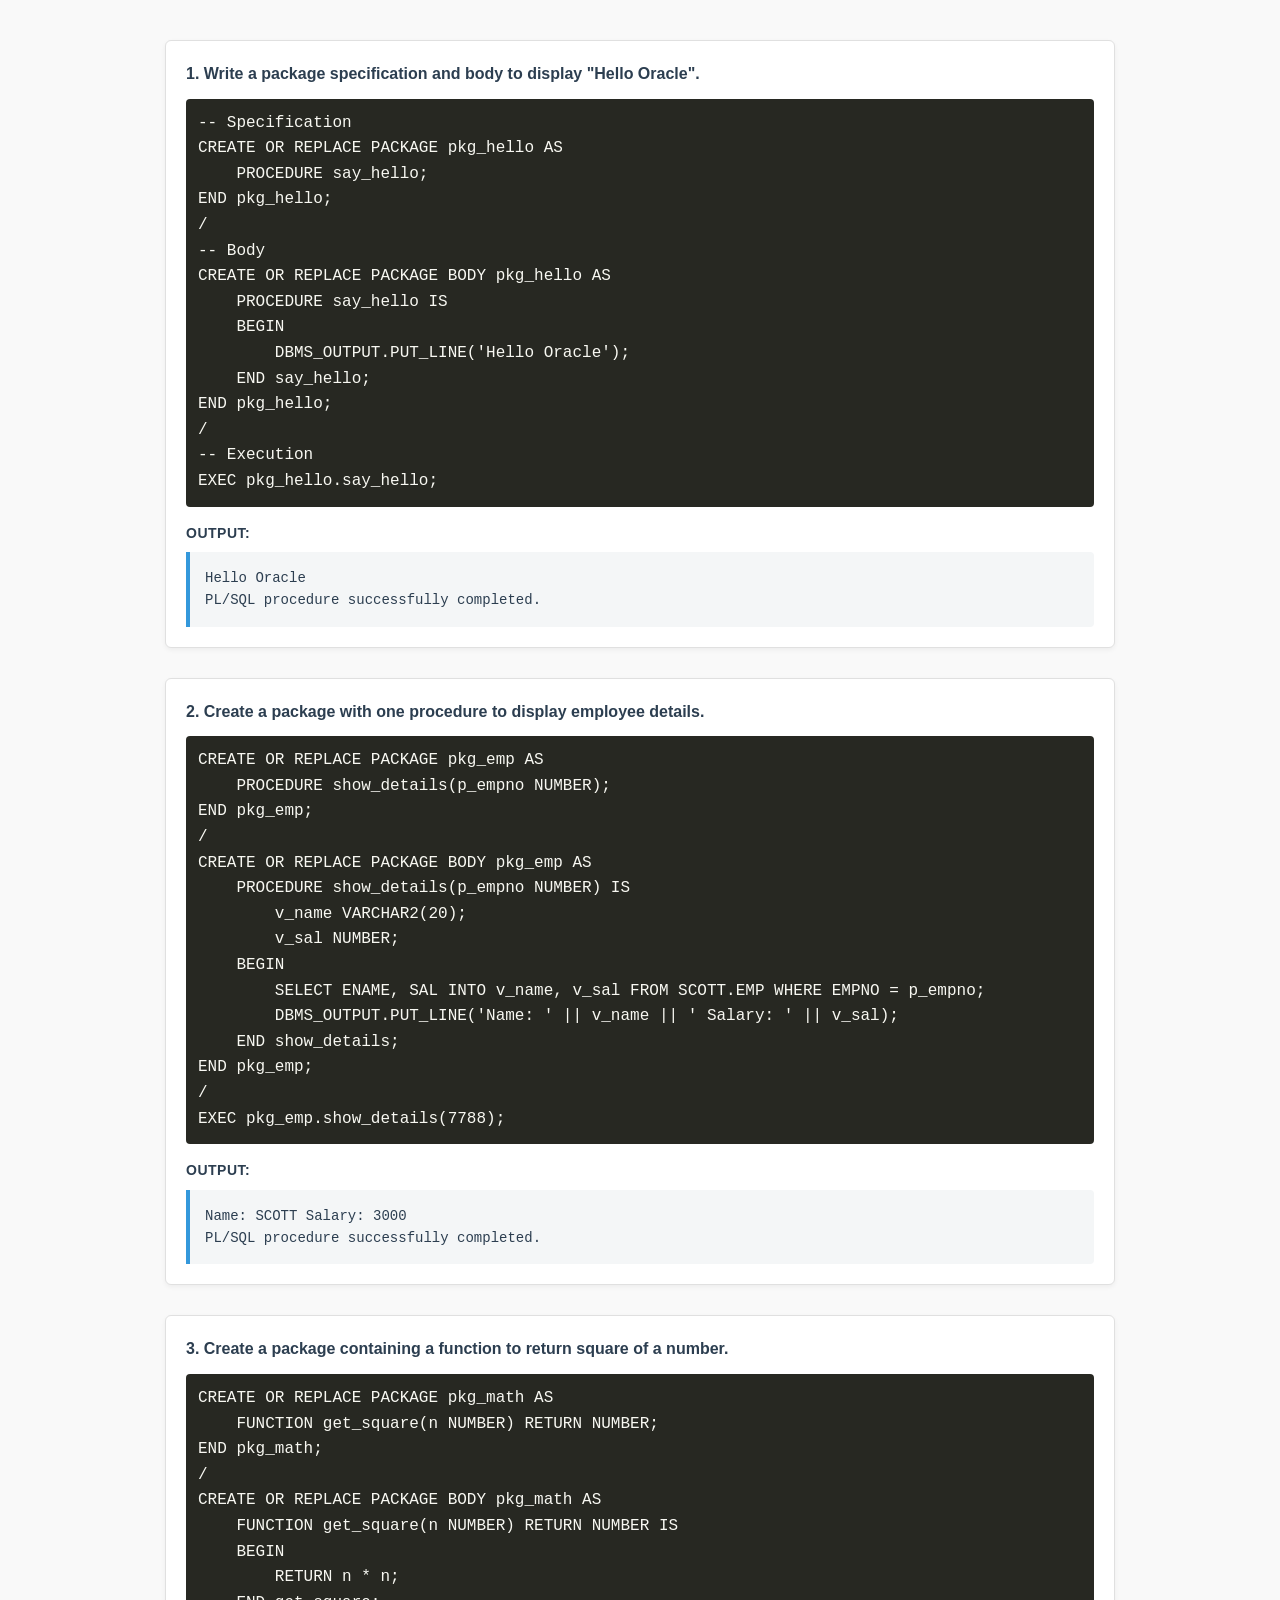
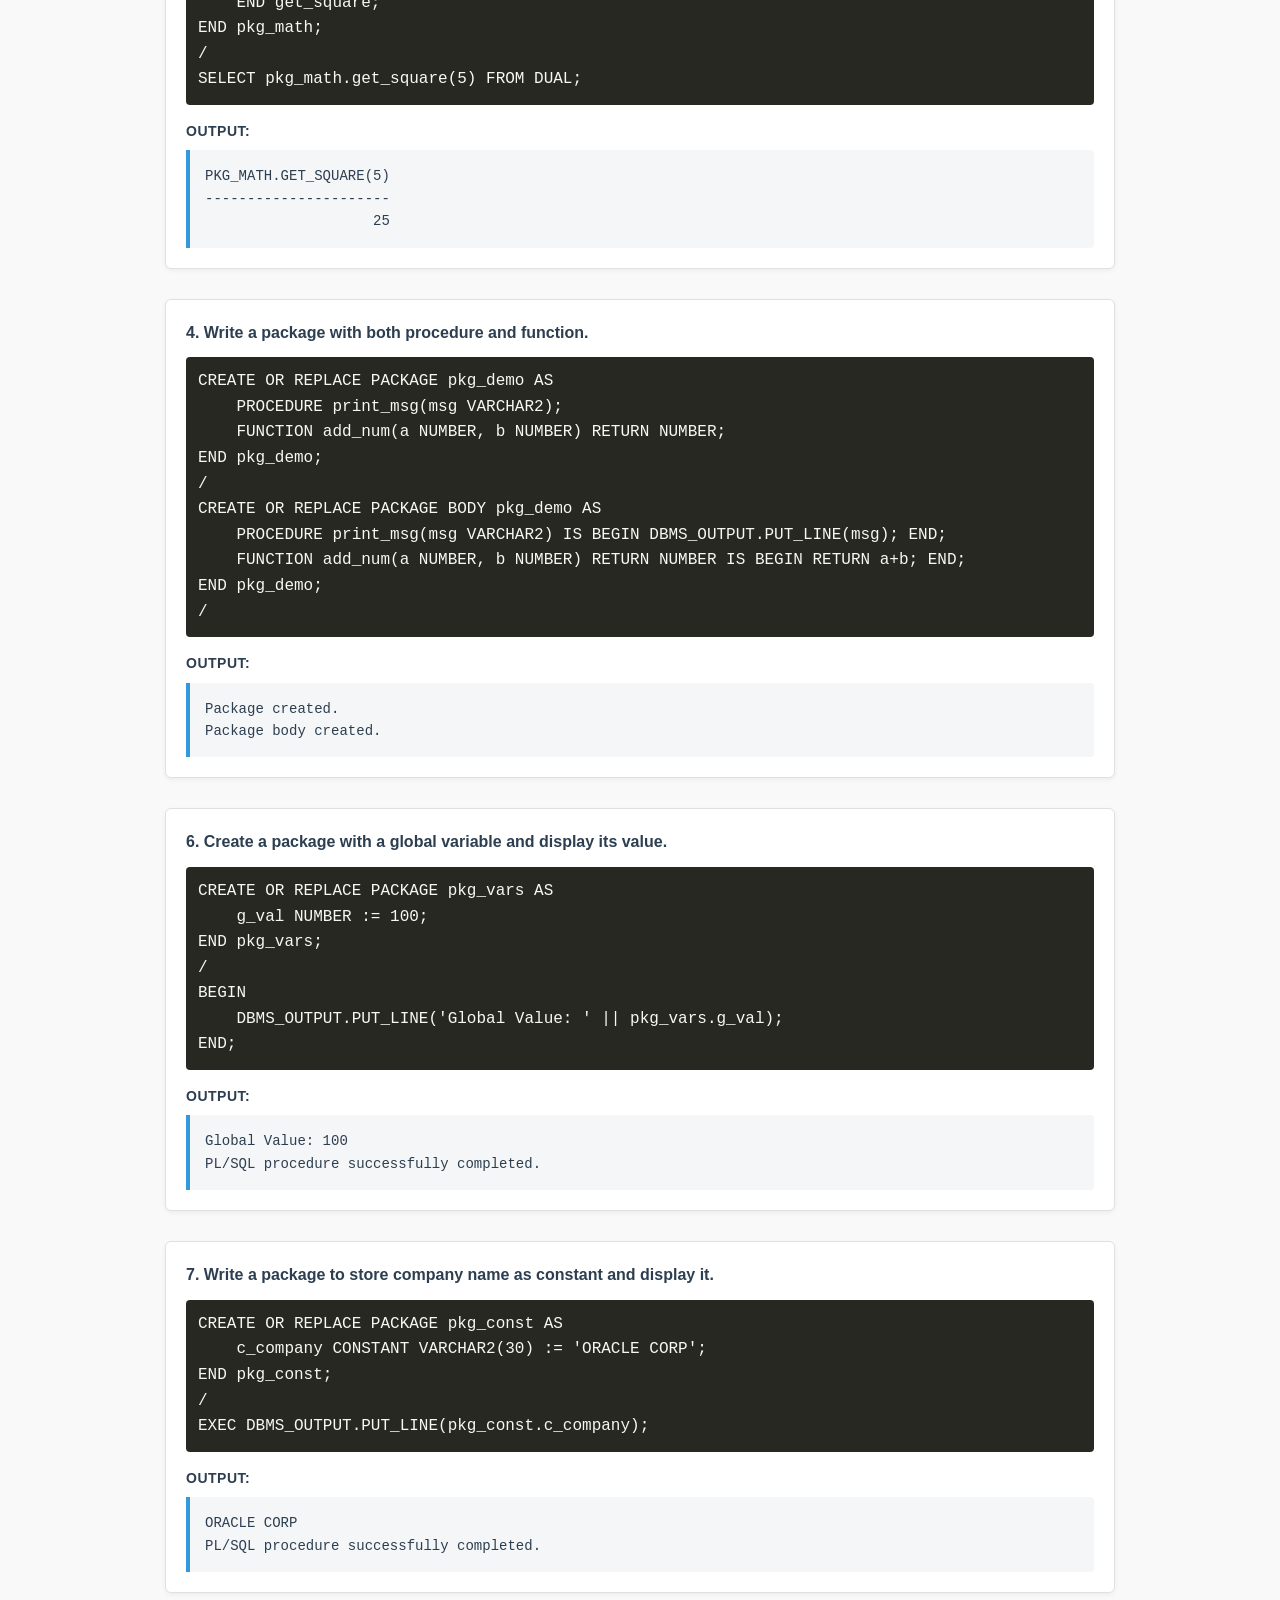
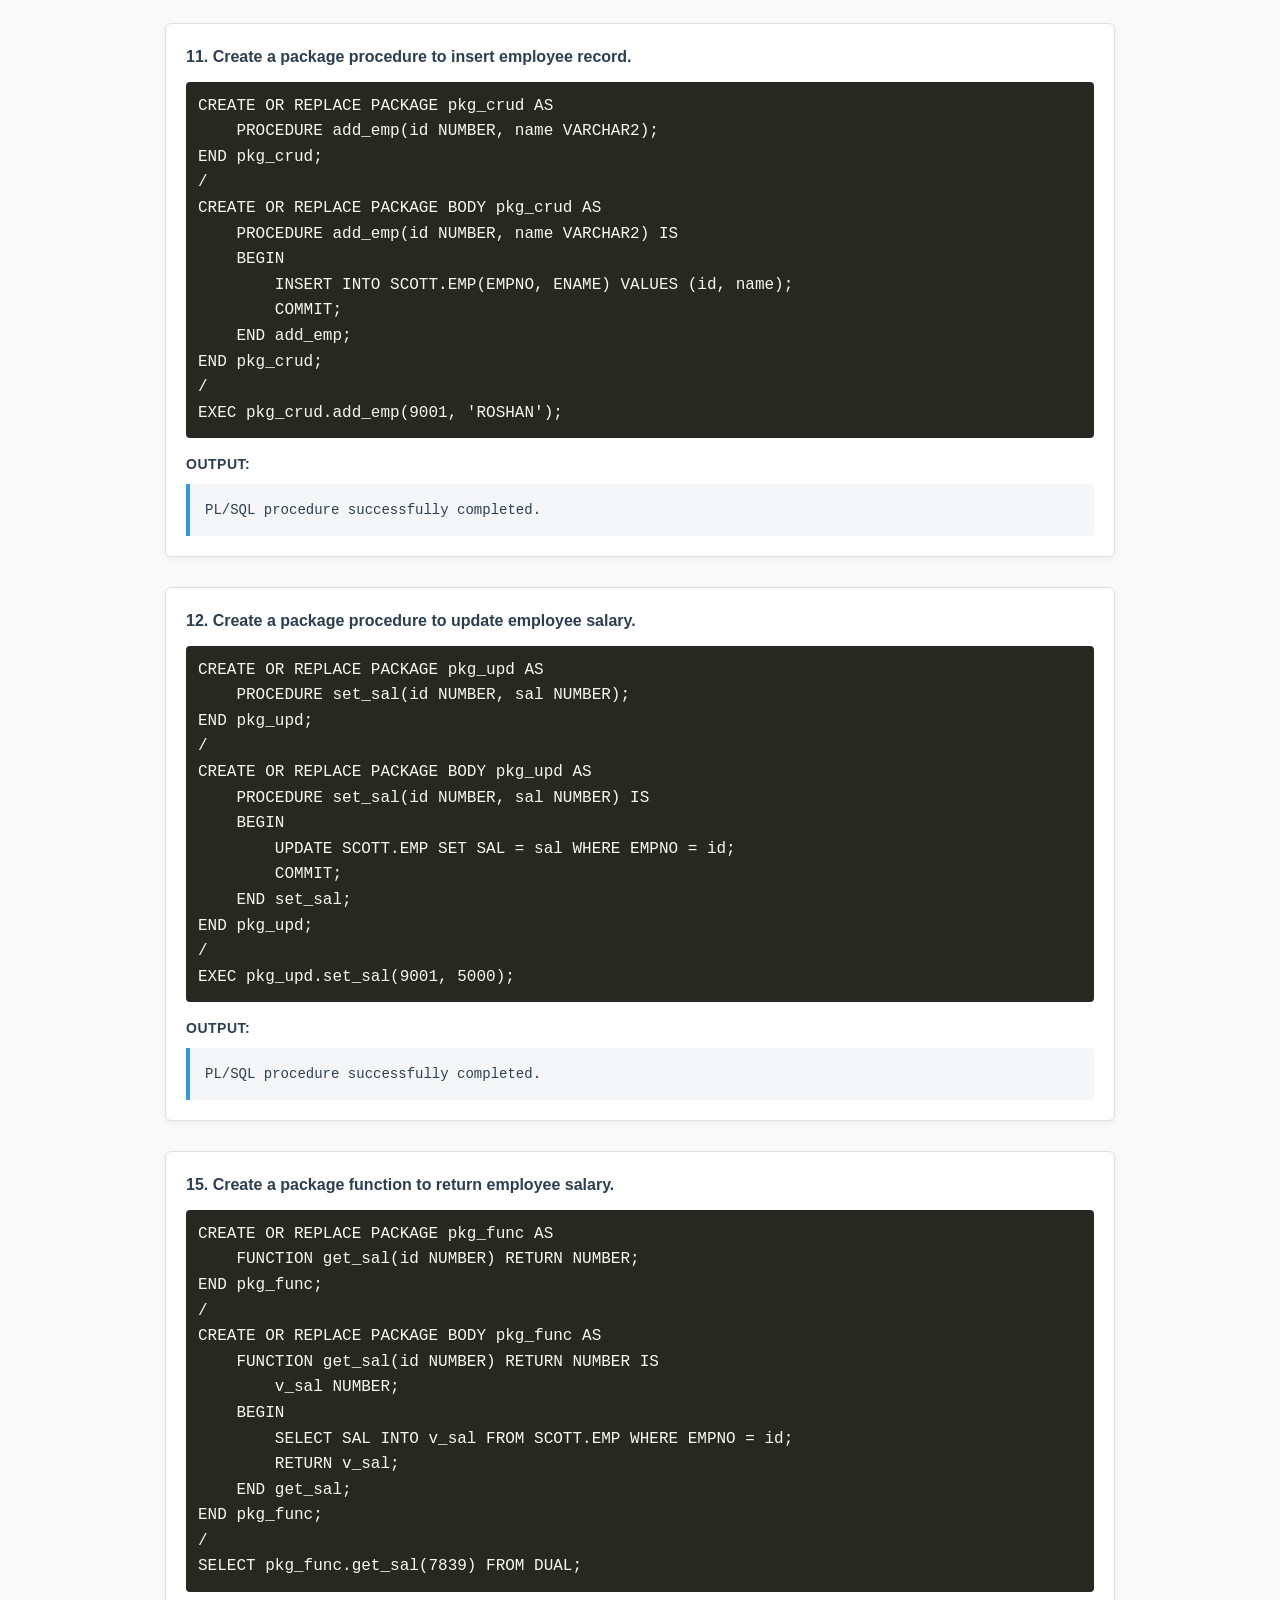
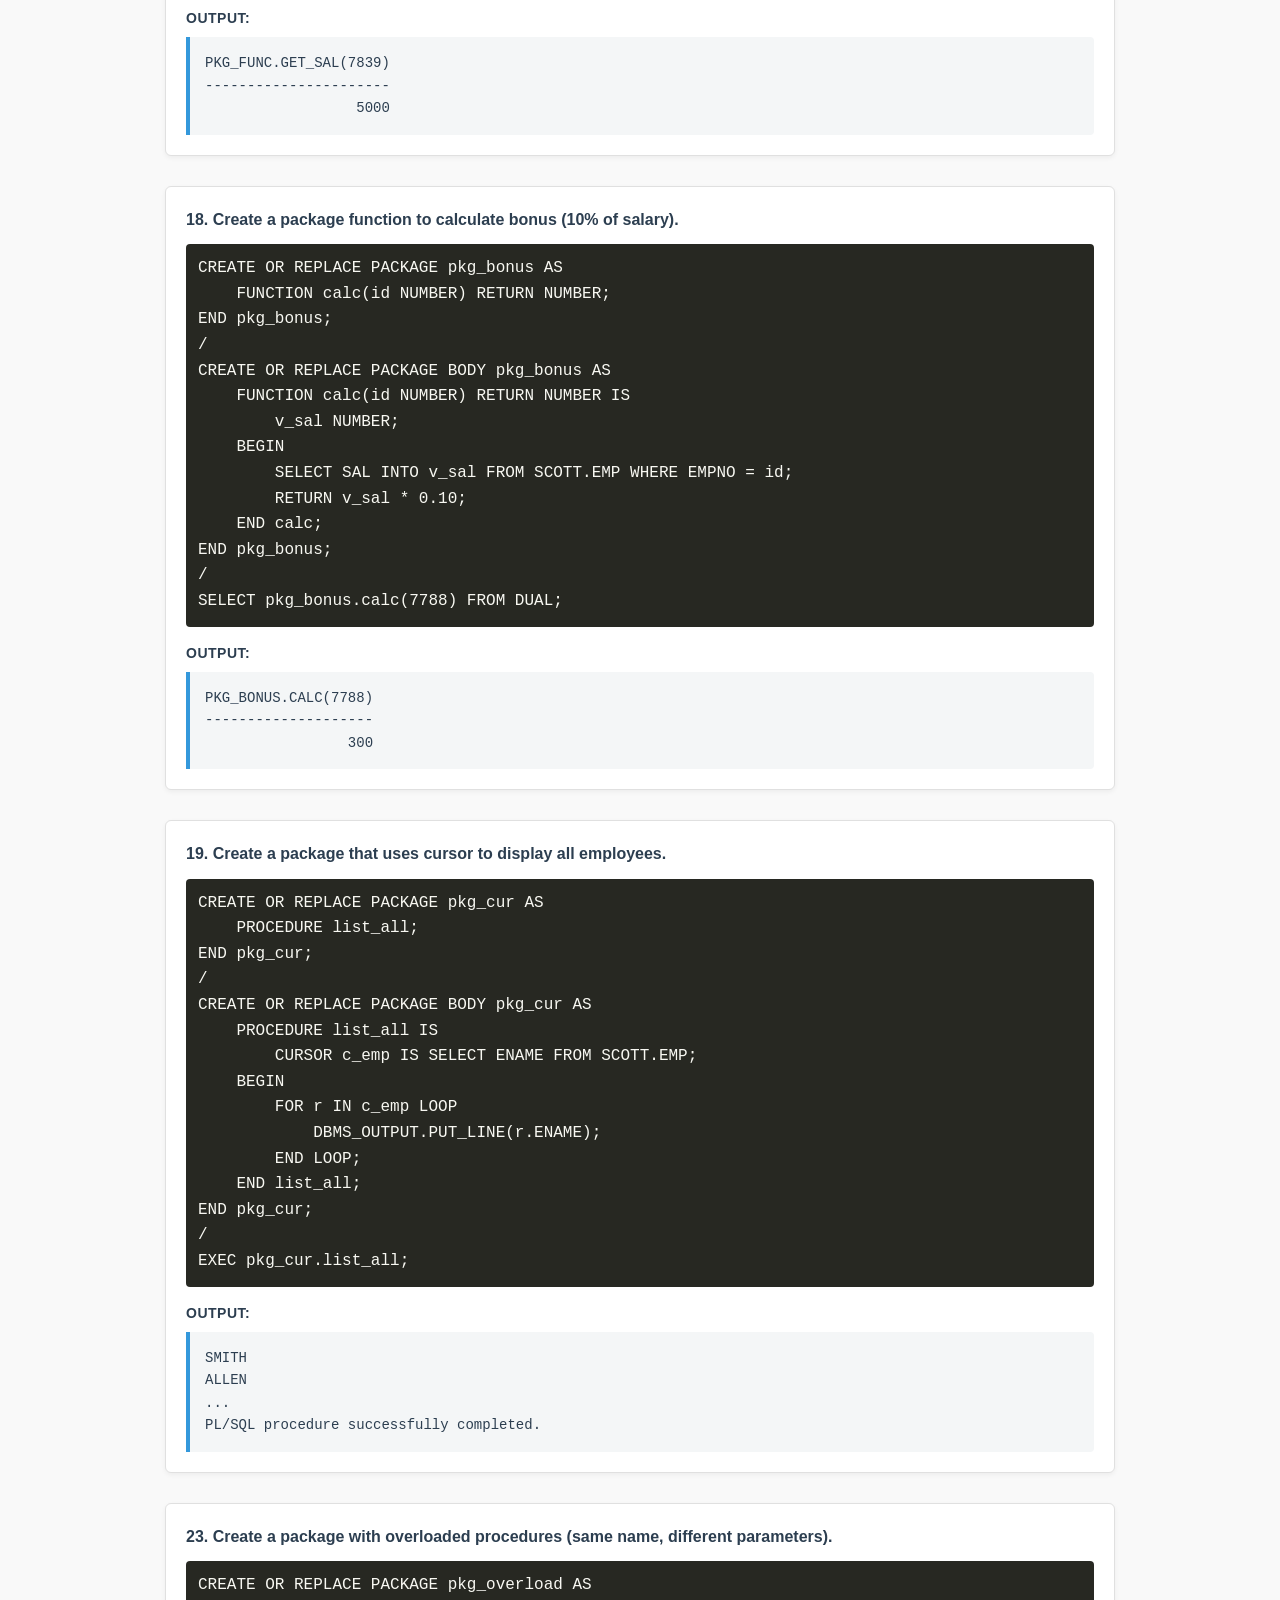
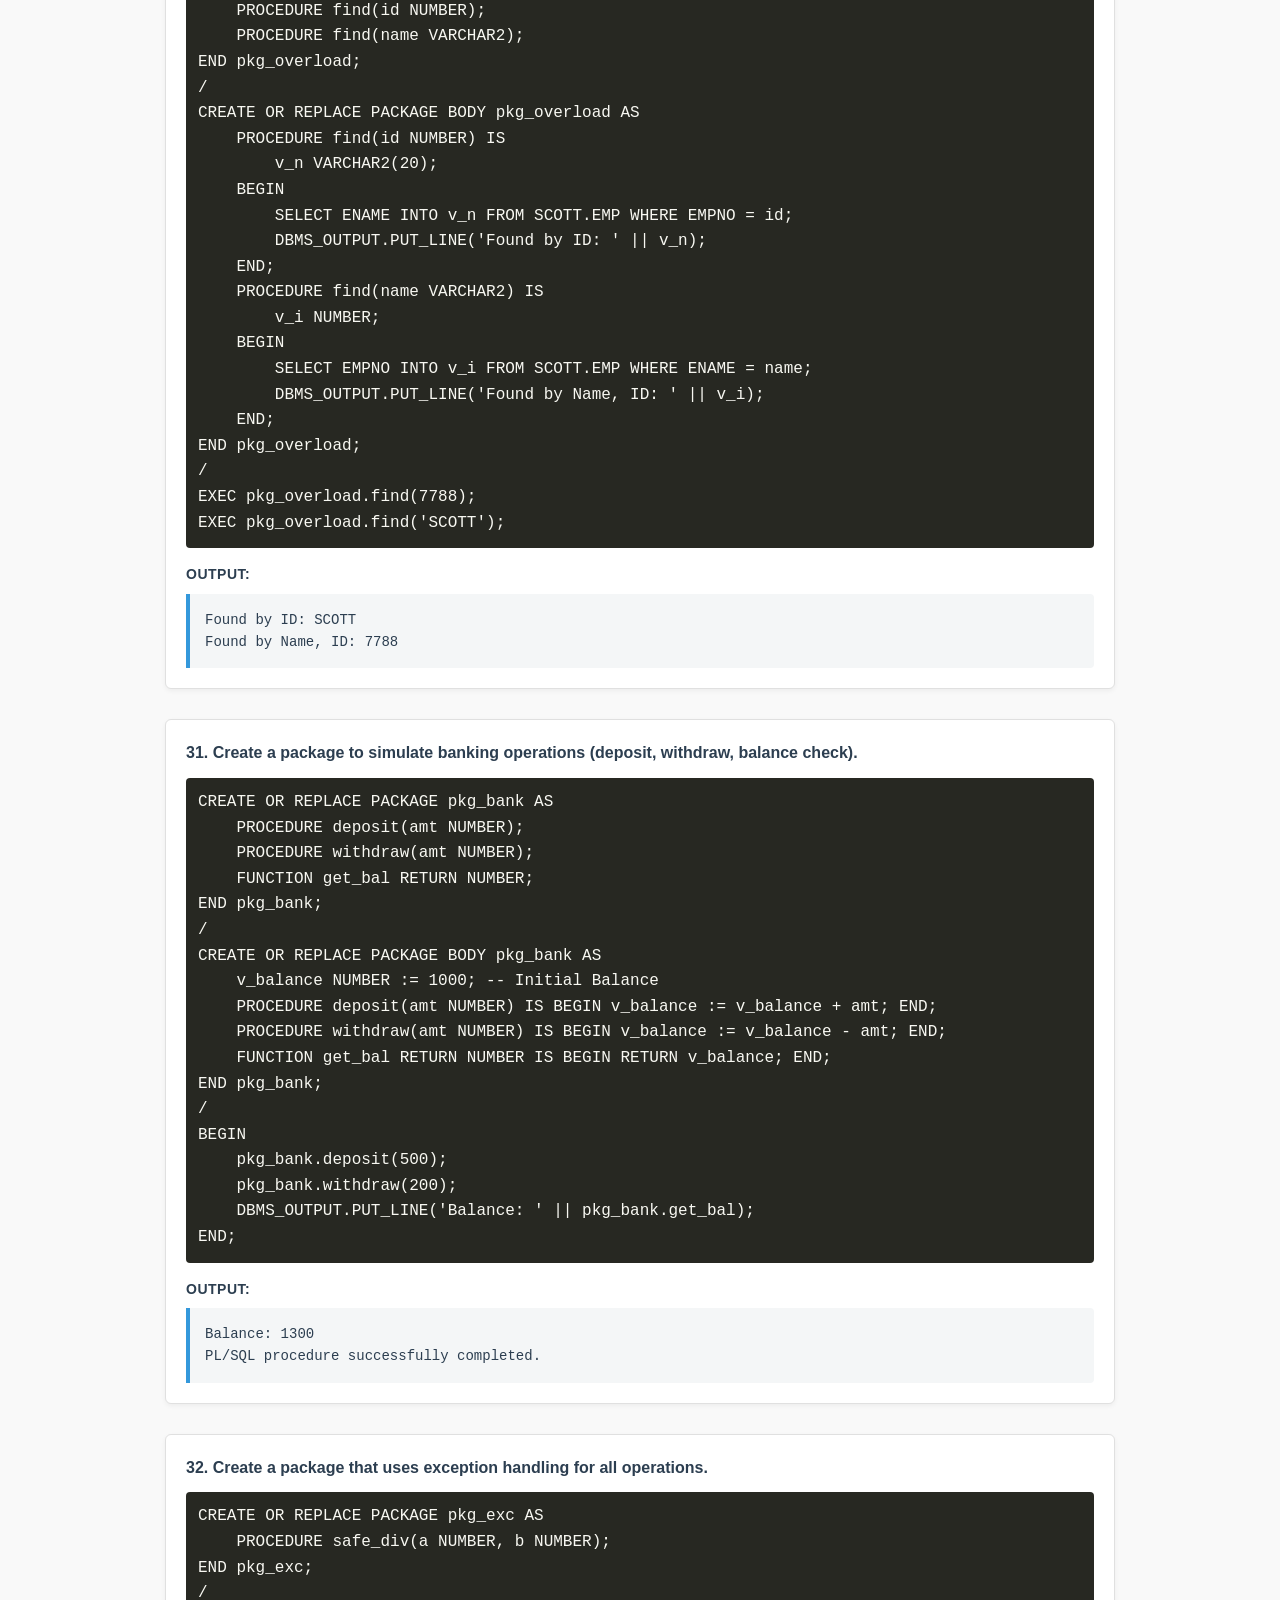
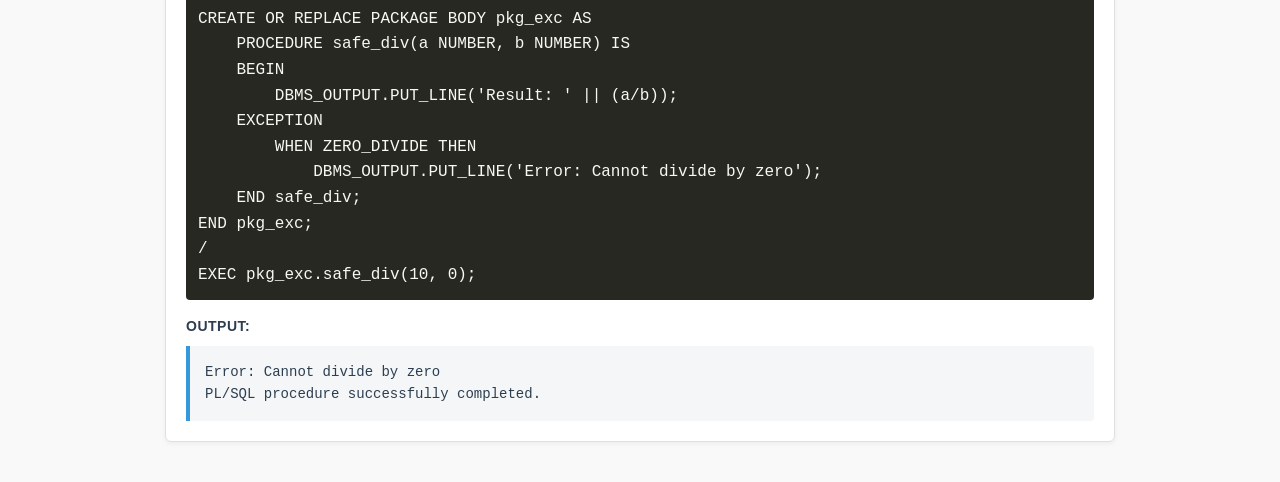
<file: PACKAGES.html>
<!DOCTYPE html>
<html lang="en">
<head>
    <meta charset="UTF-8">
    <meta name="viewport" content="width=device-width, initial-scale=1.0">
    <title>DBMS Practical File - PL/SQL Packages</title>
    <style>
        body {
            font-family: "Segoe UI", Tahoma, Geneva, Verdana, sans-serif;
            margin: 40px auto;
            max-width: 950px;
            color: #333;
            line-height: 1.6;
            background-color: #f9f9f9;
        }
        .header {
            text-align: center;
            margin-bottom: 30px;
            padding-bottom: 20px;
            border-bottom: 2px solid #2c3e50;
        }
        .header h1 { margin: 5px 0; font-size: 26px; color: #2c3e50; }
        .header h2 { margin: 5px 0; font-size: 20px; font-weight: normal; }
        .header h3 { margin: 5px 0; font-size: 18px; color: #555; }
        .student-info { text-align: right; margin-bottom: 30px; font-size: 16px; }
        .student-info p { margin: 2px 0; font-weight: 600; }
        .question-block {
            margin-bottom: 30px; padding: 20px; border: 1px solid #e0e0e0;
            border-radius: 6px; background-color: #ffffff; box-shadow: 0 2px 5px rgba(0,0,0,0.05);
            page-break-inside: avoid;
        }
        .question { font-weight: 600; margin-bottom: 12px; font-size: 16px; color: #2c3e50; }
        .query {
            background-color: #272822; color: #f8f8f2; padding: 12px; border-radius: 4px;
            font-family: Consolas, monospace; overflow-x: auto; margin: 0 0 15px 0;
            white-space: pre-wrap;
        }
        .output-label { font-weight: bold; font-size: 14px; color: #2c3e50; margin-bottom: 8px; text-transform: uppercase; letter-spacing: 0.5px; }
        .output-text {
            background-color: #f4f6f7; color: #2c3e50; padding: 15px;
            border-left: 4px solid #3498db; border-radius: 0 4px 4px 0;
            font-family: Consolas, monospace; font-size: 14px; margin: 0;
            white-space: pre; overflow-x: auto;
        }
    </style>
</head>
<body>

    

    

    <div class="question-block">
        <div class="question">1. Write a package specification and body to display "Hello Oracle".</div>
        <pre class="query">-- Specification
CREATE OR REPLACE PACKAGE pkg_hello AS
    PROCEDURE say_hello;
END pkg_hello;
/
-- Body
CREATE OR REPLACE PACKAGE BODY pkg_hello AS
    PROCEDURE say_hello IS
    BEGIN
        DBMS_OUTPUT.PUT_LINE('Hello Oracle');
    END say_hello;
END pkg_hello;
/
-- Execution
EXEC pkg_hello.say_hello;</pre>
        <div class="output-label">Output:</div>
        <pre class="output-text">Hello Oracle
PL/SQL procedure successfully completed.</pre>
    </div>

    <div class="question-block">
        <div class="question">2. Create a package with one procedure to display employee details.</div>
        <pre class="query">CREATE OR REPLACE PACKAGE pkg_emp AS
    PROCEDURE show_details(p_empno NUMBER);
END pkg_emp;
/
CREATE OR REPLACE PACKAGE BODY pkg_emp AS
    PROCEDURE show_details(p_empno NUMBER) IS
        v_name VARCHAR2(20);
        v_sal NUMBER;
    BEGIN
        SELECT ENAME, SAL INTO v_name, v_sal FROM SCOTT.EMP WHERE EMPNO = p_empno;
        DBMS_OUTPUT.PUT_LINE('Name: ' || v_name || ' Salary: ' || v_sal);
    END show_details;
END pkg_emp;
/
EXEC pkg_emp.show_details(7788);</pre>
        <div class="output-label">Output:</div>
        <pre class="output-text">Name: SCOTT Salary: 3000
PL/SQL procedure successfully completed.</pre>
    </div>

    <div class="question-block">
        <div class="question">3. Create a package containing a function to return square of a number.</div>
        <pre class="query">CREATE OR REPLACE PACKAGE pkg_math AS
    FUNCTION get_square(n NUMBER) RETURN NUMBER;
END pkg_math;
/
CREATE OR REPLACE PACKAGE BODY pkg_math AS
    FUNCTION get_square(n NUMBER) RETURN NUMBER IS
    BEGIN
        RETURN n * n;
    END get_square;
END pkg_math;
/
SELECT pkg_math.get_square(5) FROM DUAL;</pre>
        <div class="output-label">Output:</div>
        <pre class="output-text">PKG_MATH.GET_SQUARE(5)
----------------------
                    25</pre>
    </div>

    <div class="question-block">
        <div class="question">4. Write a package with both procedure and function.</div>
        <pre class="query">CREATE OR REPLACE PACKAGE pkg_demo AS
    PROCEDURE print_msg(msg VARCHAR2);
    FUNCTION add_num(a NUMBER, b NUMBER) RETURN NUMBER;
END pkg_demo;
/
CREATE OR REPLACE PACKAGE BODY pkg_demo AS
    PROCEDURE print_msg(msg VARCHAR2) IS BEGIN DBMS_OUTPUT.PUT_LINE(msg); END;
    FUNCTION add_num(a NUMBER, b NUMBER) RETURN NUMBER IS BEGIN RETURN a+b; END;
END pkg_demo;
/</pre>
        <div class="output-label">Output:</div>
        <pre class="output-text">Package created.
Package body created.</pre>
    </div>

    <div class="question-block">
        <div class="question">6. Create a package with a global variable and display its value.</div>
        <pre class="query">CREATE OR REPLACE PACKAGE pkg_vars AS
    g_val NUMBER := 100;
END pkg_vars;
/
BEGIN
    DBMS_OUTPUT.PUT_LINE('Global Value: ' || pkg_vars.g_val);
END;</pre>
        <div class="output-label">Output:</div>
        <pre class="output-text">Global Value: 100
PL/SQL procedure successfully completed.</pre>
    </div>

    <div class="question-block">
        <div class="question">7. Write a package to store company name as constant and display it.</div>
        <pre class="query">CREATE OR REPLACE PACKAGE pkg_const AS
    c_company CONSTANT VARCHAR2(30) := 'ORACLE CORP';
END pkg_const;
/
EXEC DBMS_OUTPUT.PUT_LINE(pkg_const.c_company);</pre>
        <div class="output-label">Output:</div>
        <pre class="output-text">ORACLE CORP
PL/SQL procedure successfully completed.</pre>
    </div>

    <div class="question-block">
        <div class="question">11. Create a package procedure to insert employee record.</div>
        <pre class="query">CREATE OR REPLACE PACKAGE pkg_crud AS
    PROCEDURE add_emp(id NUMBER, name VARCHAR2);
END pkg_crud;
/
CREATE OR REPLACE PACKAGE BODY pkg_crud AS
    PROCEDURE add_emp(id NUMBER, name VARCHAR2) IS
    BEGIN
        INSERT INTO SCOTT.EMP(EMPNO, ENAME) VALUES (id, name);
        COMMIT;
    END add_emp;
END pkg_crud;
/
EXEC pkg_crud.add_emp(9001, 'ROSHAN');</pre>
        <div class="output-label">Output:</div>
        <pre class="output-text">PL/SQL procedure successfully completed.</pre>
    </div>

    <div class="question-block">
        <div class="question">12. Create a package procedure to update employee salary.</div>
        <pre class="query">CREATE OR REPLACE PACKAGE pkg_upd AS
    PROCEDURE set_sal(id NUMBER, sal NUMBER);
END pkg_upd;
/
CREATE OR REPLACE PACKAGE BODY pkg_upd AS
    PROCEDURE set_sal(id NUMBER, sal NUMBER) IS
    BEGIN
        UPDATE SCOTT.EMP SET SAL = sal WHERE EMPNO = id;
        COMMIT;
    END set_sal;
END pkg_upd;
/
EXEC pkg_upd.set_sal(9001, 5000);</pre>
        <div class="output-label">Output:</div>
        <pre class="output-text">PL/SQL procedure successfully completed.</pre>
    </div>

    <div class="question-block">
        <div class="question">15. Create a package function to return employee salary.</div>
        <pre class="query">CREATE OR REPLACE PACKAGE pkg_func AS
    FUNCTION get_sal(id NUMBER) RETURN NUMBER;
END pkg_func;
/
CREATE OR REPLACE PACKAGE BODY pkg_func AS
    FUNCTION get_sal(id NUMBER) RETURN NUMBER IS
        v_sal NUMBER;
    BEGIN
        SELECT SAL INTO v_sal FROM SCOTT.EMP WHERE EMPNO = id;
        RETURN v_sal;
    END get_sal;
END pkg_func;
/
SELECT pkg_func.get_sal(7839) FROM DUAL;</pre>
        <div class="output-label">Output:</div>
        <pre class="output-text">PKG_FUNC.GET_SAL(7839)
----------------------
                  5000</pre>
    </div>

    <div class="question-block">
        <div class="question">18. Create a package function to calculate bonus (10% of salary).</div>
        <pre class="query">CREATE OR REPLACE PACKAGE pkg_bonus AS
    FUNCTION calc(id NUMBER) RETURN NUMBER;
END pkg_bonus;
/
CREATE OR REPLACE PACKAGE BODY pkg_bonus AS
    FUNCTION calc(id NUMBER) RETURN NUMBER IS
        v_sal NUMBER;
    BEGIN
        SELECT SAL INTO v_sal FROM SCOTT.EMP WHERE EMPNO = id;
        RETURN v_sal * 0.10;
    END calc;
END pkg_bonus;
/
SELECT pkg_bonus.calc(7788) FROM DUAL;</pre>
        <div class="output-label">Output:</div>
        <pre class="output-text">PKG_BONUS.CALC(7788)
--------------------
                 300</pre>
    </div>

    <div class="question-block">
        <div class="question">19. Create a package that uses cursor to display all employees.</div>
        <pre class="query">CREATE OR REPLACE PACKAGE pkg_cur AS
    PROCEDURE list_all;
END pkg_cur;
/
CREATE OR REPLACE PACKAGE BODY pkg_cur AS
    PROCEDURE list_all IS
        CURSOR c_emp IS SELECT ENAME FROM SCOTT.EMP;
    BEGIN
        FOR r IN c_emp LOOP
            DBMS_OUTPUT.PUT_LINE(r.ENAME);
        END LOOP;
    END list_all;
END pkg_cur;
/
EXEC pkg_cur.list_all;</pre>
        <div class="output-label">Output:</div>
        <pre class="output-text">SMITH
ALLEN
...
PL/SQL procedure successfully completed.</pre>
    </div>

    <div class="question-block">
        <div class="question">23. Create a package with overloaded procedures (same name, different parameters).</div>
        <pre class="query">CREATE OR REPLACE PACKAGE pkg_overload AS
    PROCEDURE find(id NUMBER);
    PROCEDURE find(name VARCHAR2);
END pkg_overload;
/
CREATE OR REPLACE PACKAGE BODY pkg_overload AS
    PROCEDURE find(id NUMBER) IS 
        v_n VARCHAR2(20);
    BEGIN 
        SELECT ENAME INTO v_n FROM SCOTT.EMP WHERE EMPNO = id;
        DBMS_OUTPUT.PUT_LINE('Found by ID: ' || v_n); 
    END;
    PROCEDURE find(name VARCHAR2) IS 
        v_i NUMBER;
    BEGIN 
        SELECT EMPNO INTO v_i FROM SCOTT.EMP WHERE ENAME = name;
        DBMS_OUTPUT.PUT_LINE('Found by Name, ID: ' || v_i); 
    END;
END pkg_overload;
/
EXEC pkg_overload.find(7788);
EXEC pkg_overload.find('SCOTT');</pre>
        <div class="output-label">Output:</div>
        <pre class="output-text">Found by ID: SCOTT
Found by Name, ID: 7788</pre>
    </div>

    <div class="question-block">
        <div class="question">31. Create a package to simulate banking operations (deposit, withdraw, balance check).</div>
        <pre class="query">CREATE OR REPLACE PACKAGE pkg_bank AS
    PROCEDURE deposit(amt NUMBER);
    PROCEDURE withdraw(amt NUMBER);
    FUNCTION get_bal RETURN NUMBER;
END pkg_bank;
/
CREATE OR REPLACE PACKAGE BODY pkg_bank AS
    v_balance NUMBER := 1000; -- Initial Balance
    PROCEDURE deposit(amt NUMBER) IS BEGIN v_balance := v_balance + amt; END;
    PROCEDURE withdraw(amt NUMBER) IS BEGIN v_balance := v_balance - amt; END;
    FUNCTION get_bal RETURN NUMBER IS BEGIN RETURN v_balance; END;
END pkg_bank;
/
BEGIN
    pkg_bank.deposit(500);
    pkg_bank.withdraw(200);
    DBMS_OUTPUT.PUT_LINE('Balance: ' || pkg_bank.get_bal);
END;</pre>
        <div class="output-label">Output:</div>
        <pre class="output-text">Balance: 1300
PL/SQL procedure successfully completed.</pre>
    </div>

    <div class="question-block">
        <div class="question">32. Create a package that uses exception handling for all operations.</div>
        <pre class="query">CREATE OR REPLACE PACKAGE pkg_exc AS
    PROCEDURE safe_div(a NUMBER, b NUMBER);
END pkg_exc;
/
CREATE OR REPLACE PACKAGE BODY pkg_exc AS
    PROCEDURE safe_div(a NUMBER, b NUMBER) IS
    BEGIN
        DBMS_OUTPUT.PUT_LINE('Result: ' || (a/b));
    EXCEPTION
        WHEN ZERO_DIVIDE THEN
            DBMS_OUTPUT.PUT_LINE('Error: Cannot divide by zero');
    END safe_div;
END pkg_exc;
/
EXEC pkg_exc.safe_div(10, 0);</pre>
        <div class="output-label">Output:</div>
        <pre class="output-text">Error: Cannot divide by zero
PL/SQL procedure successfully completed.</pre>
    </div>

</body>
</html>
</file>
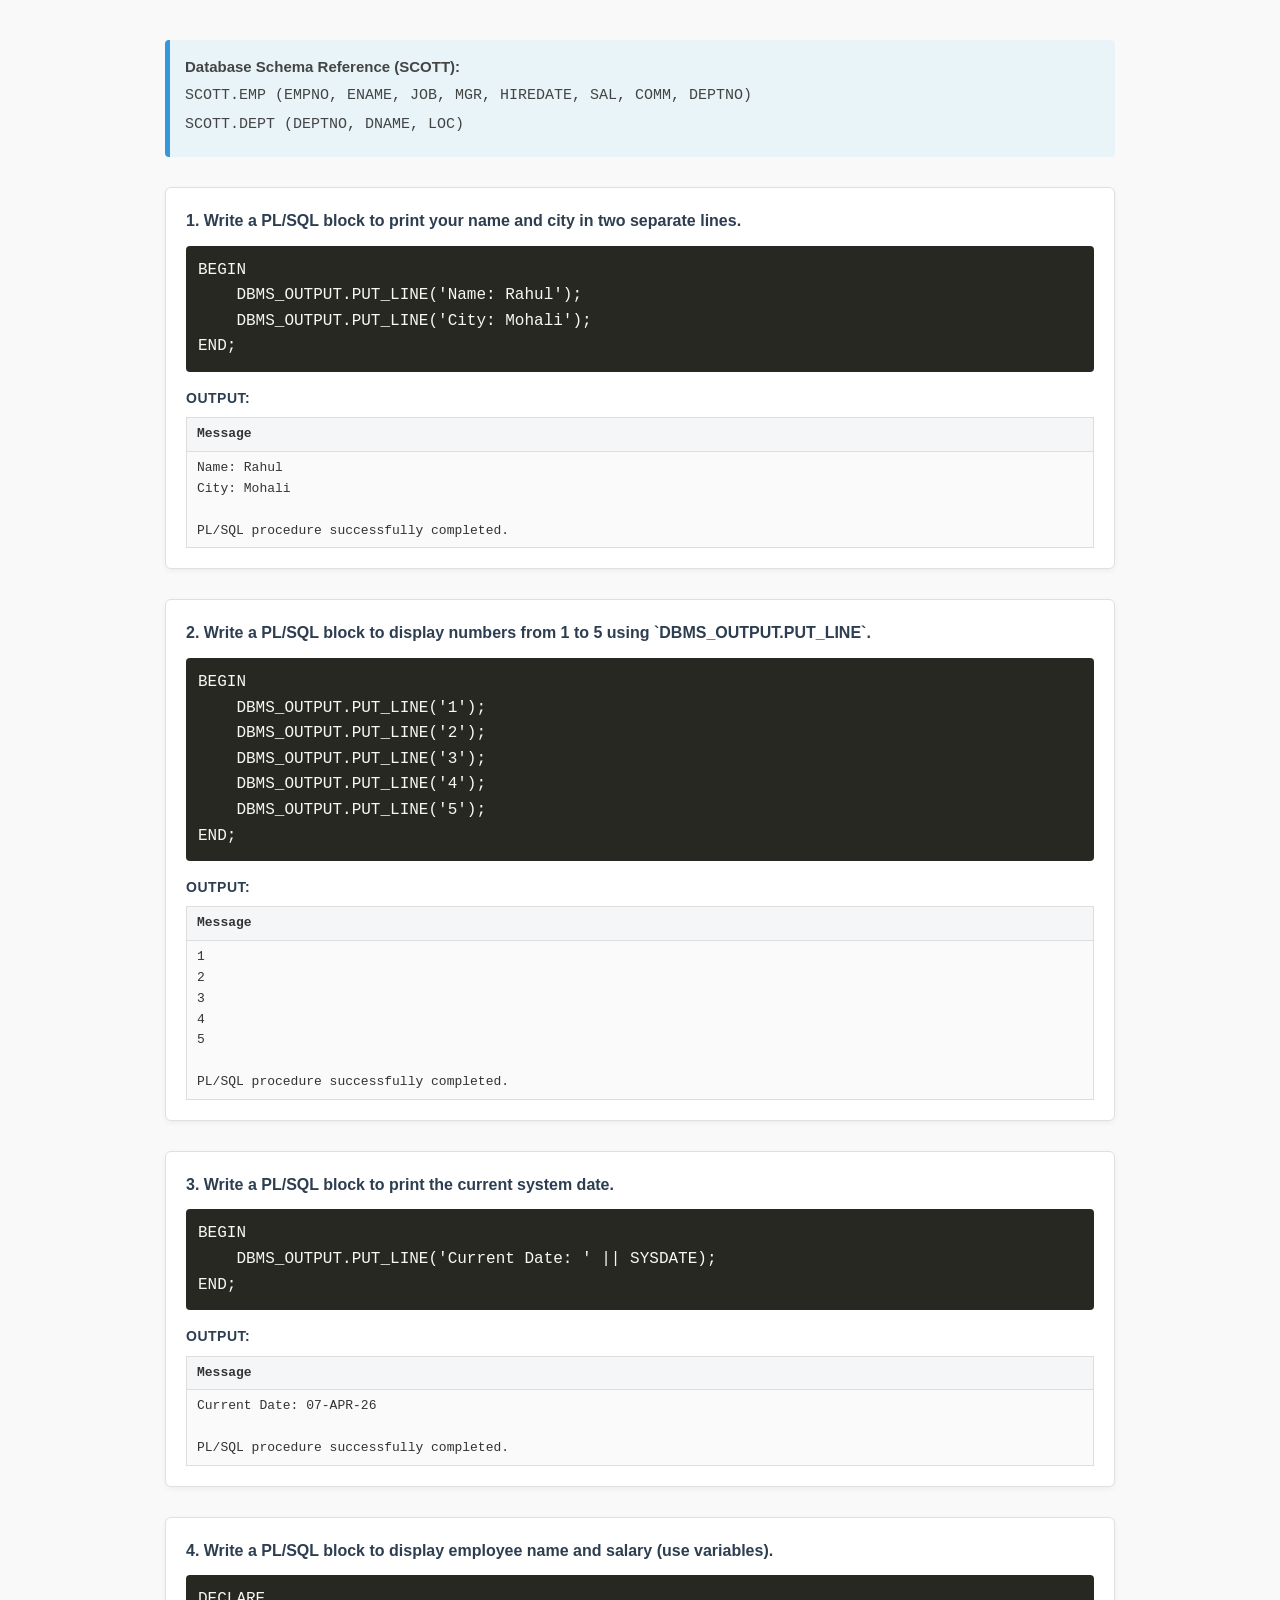
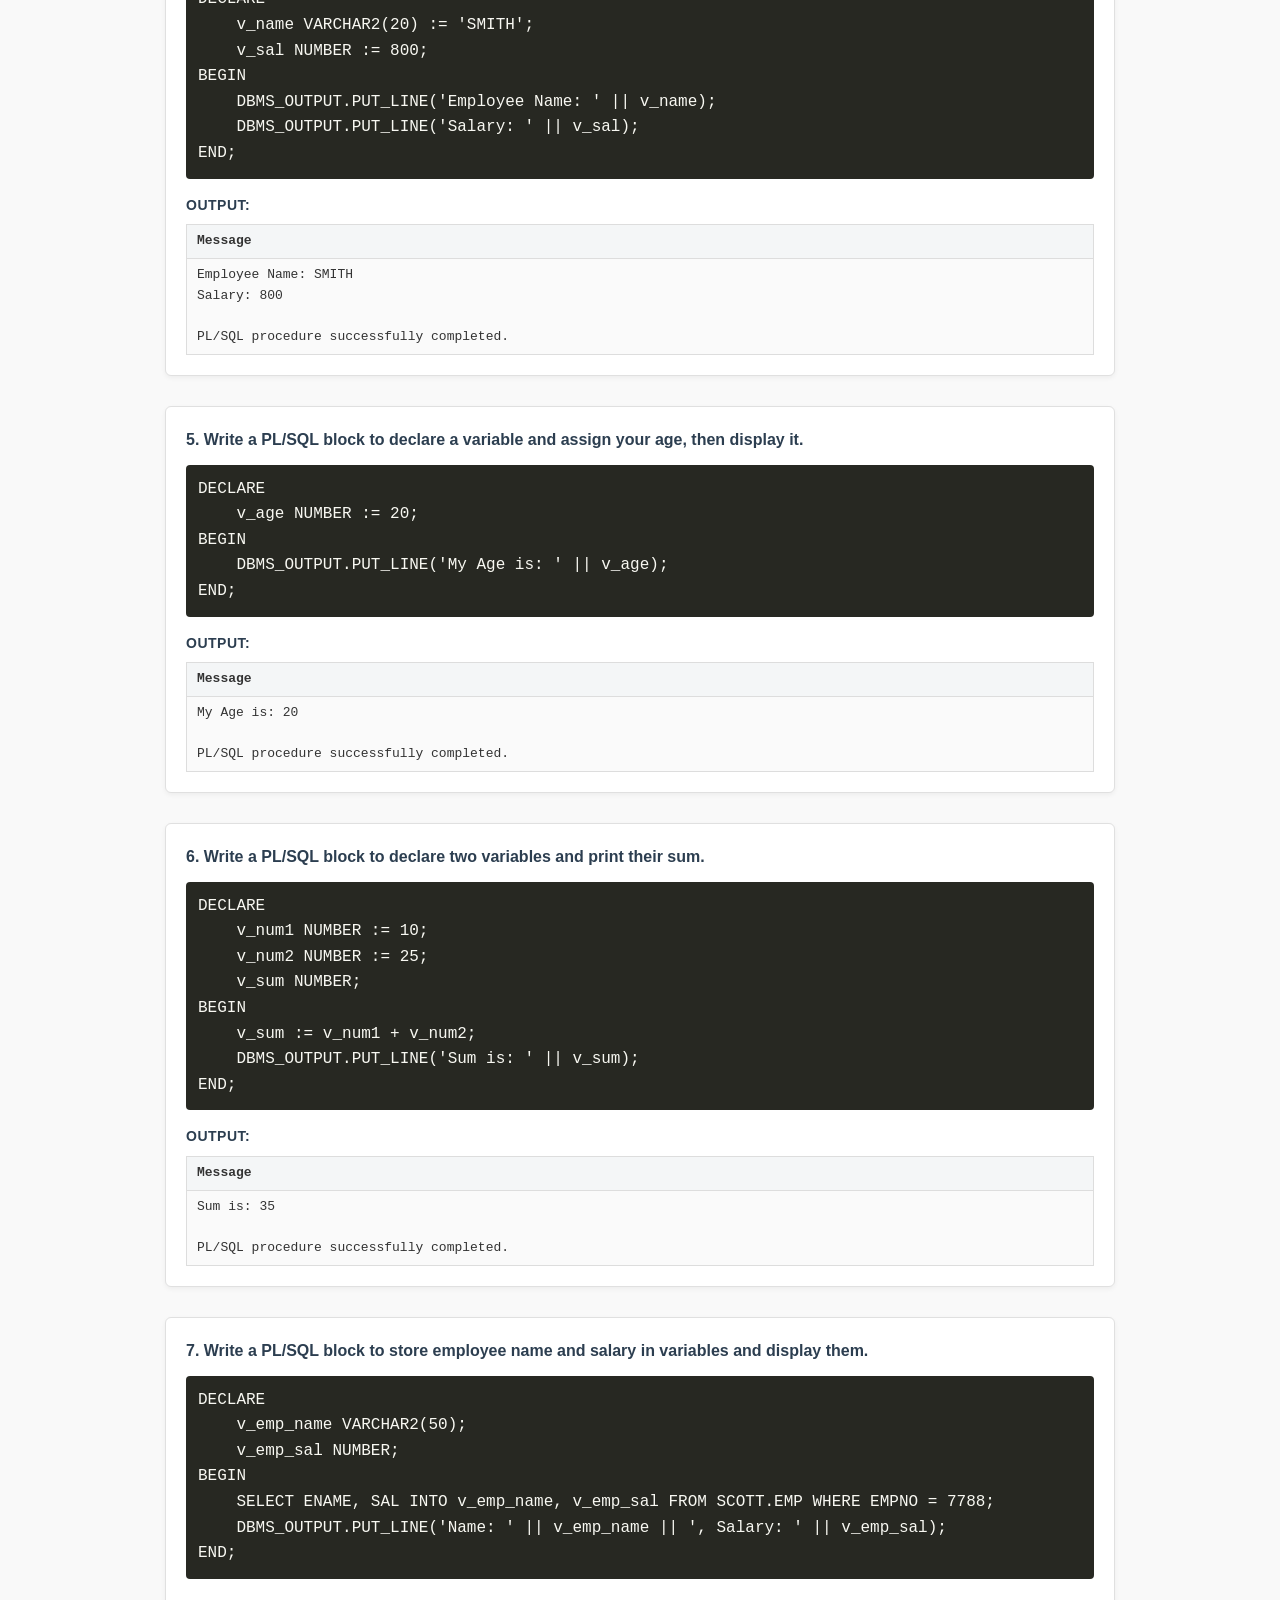
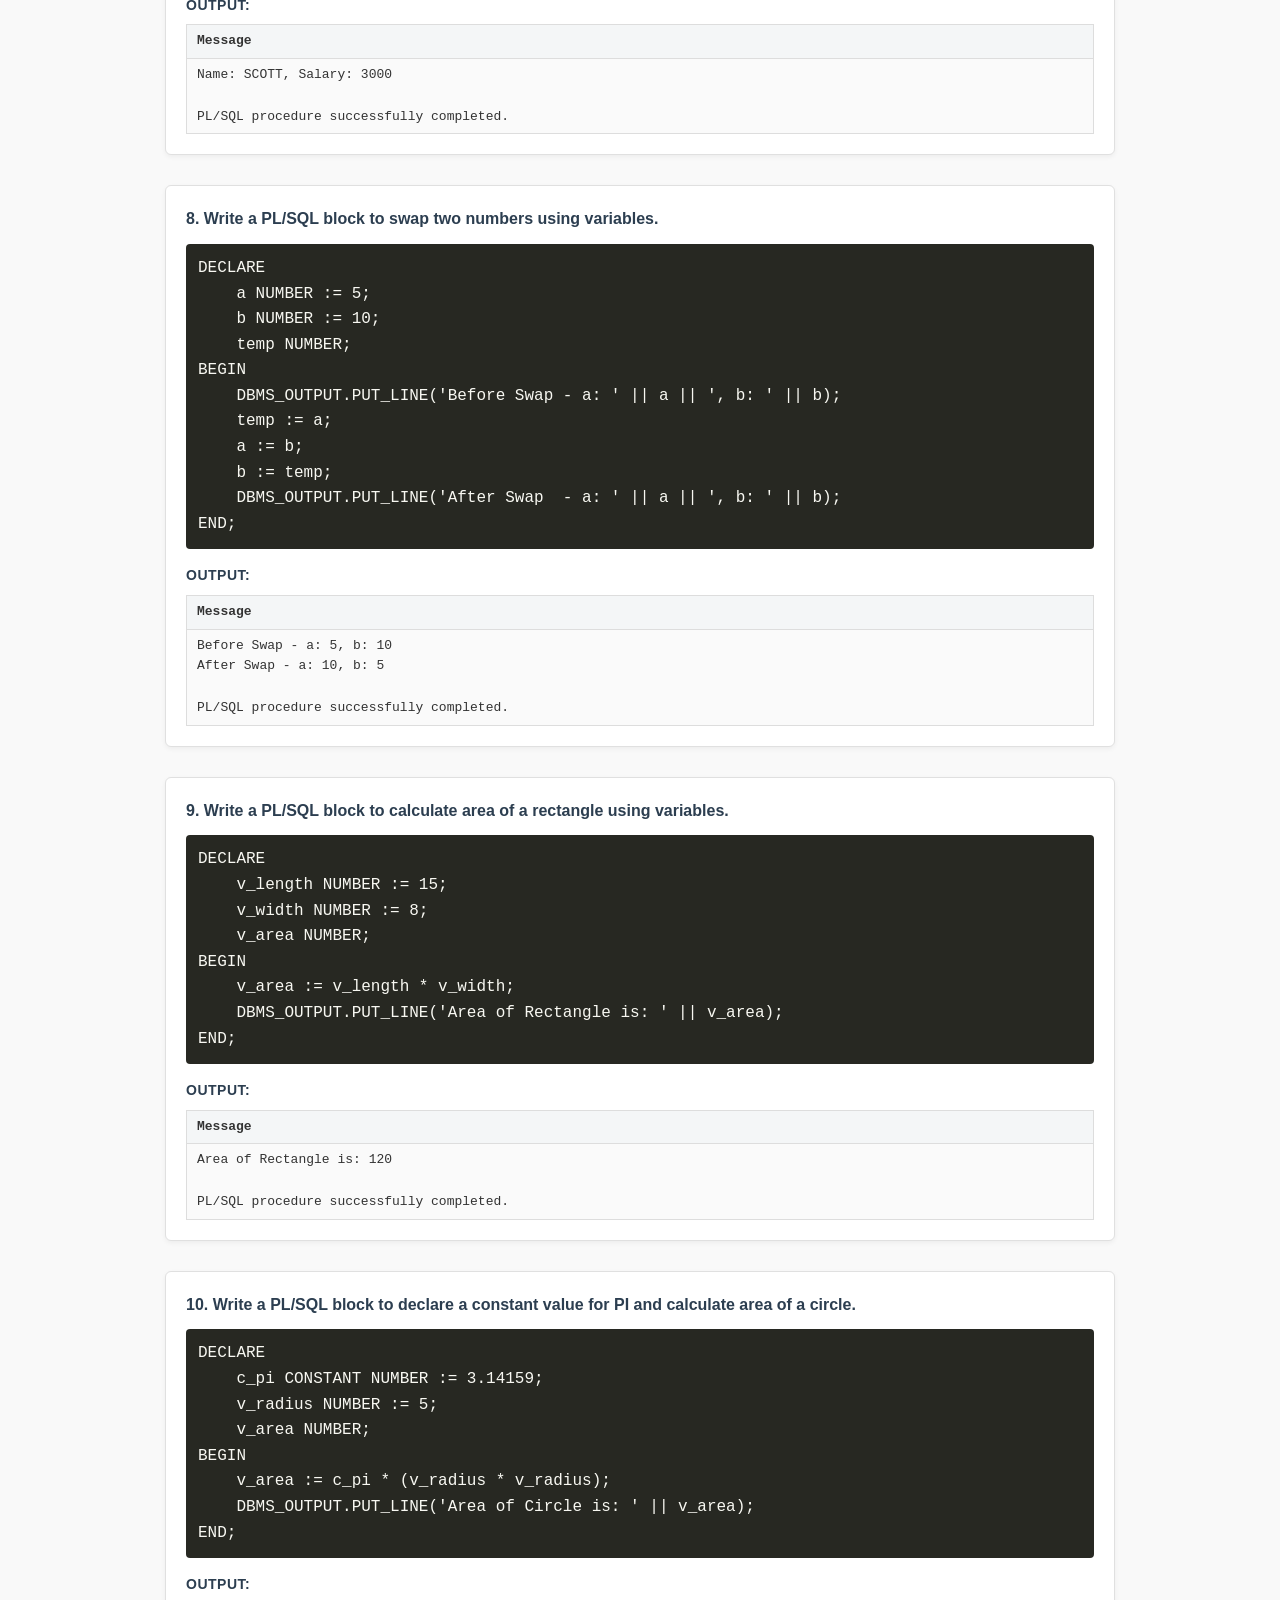
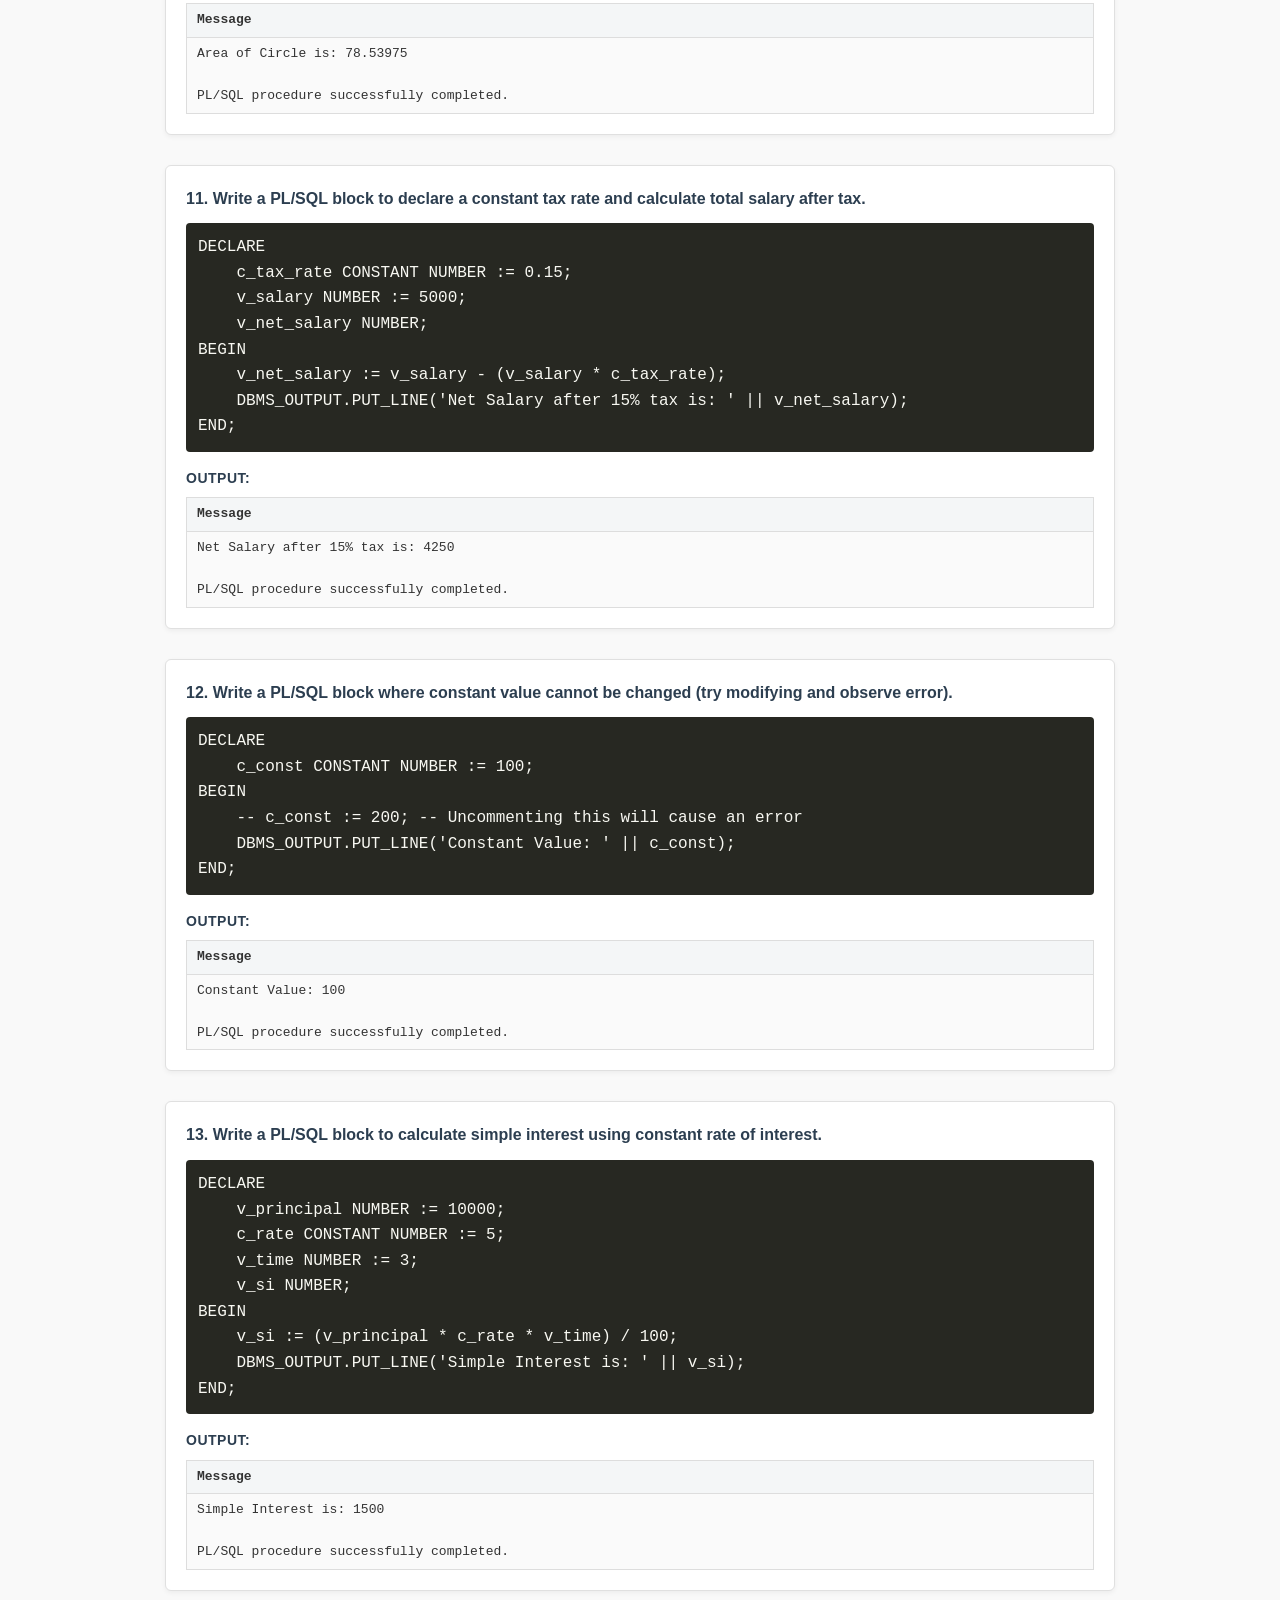
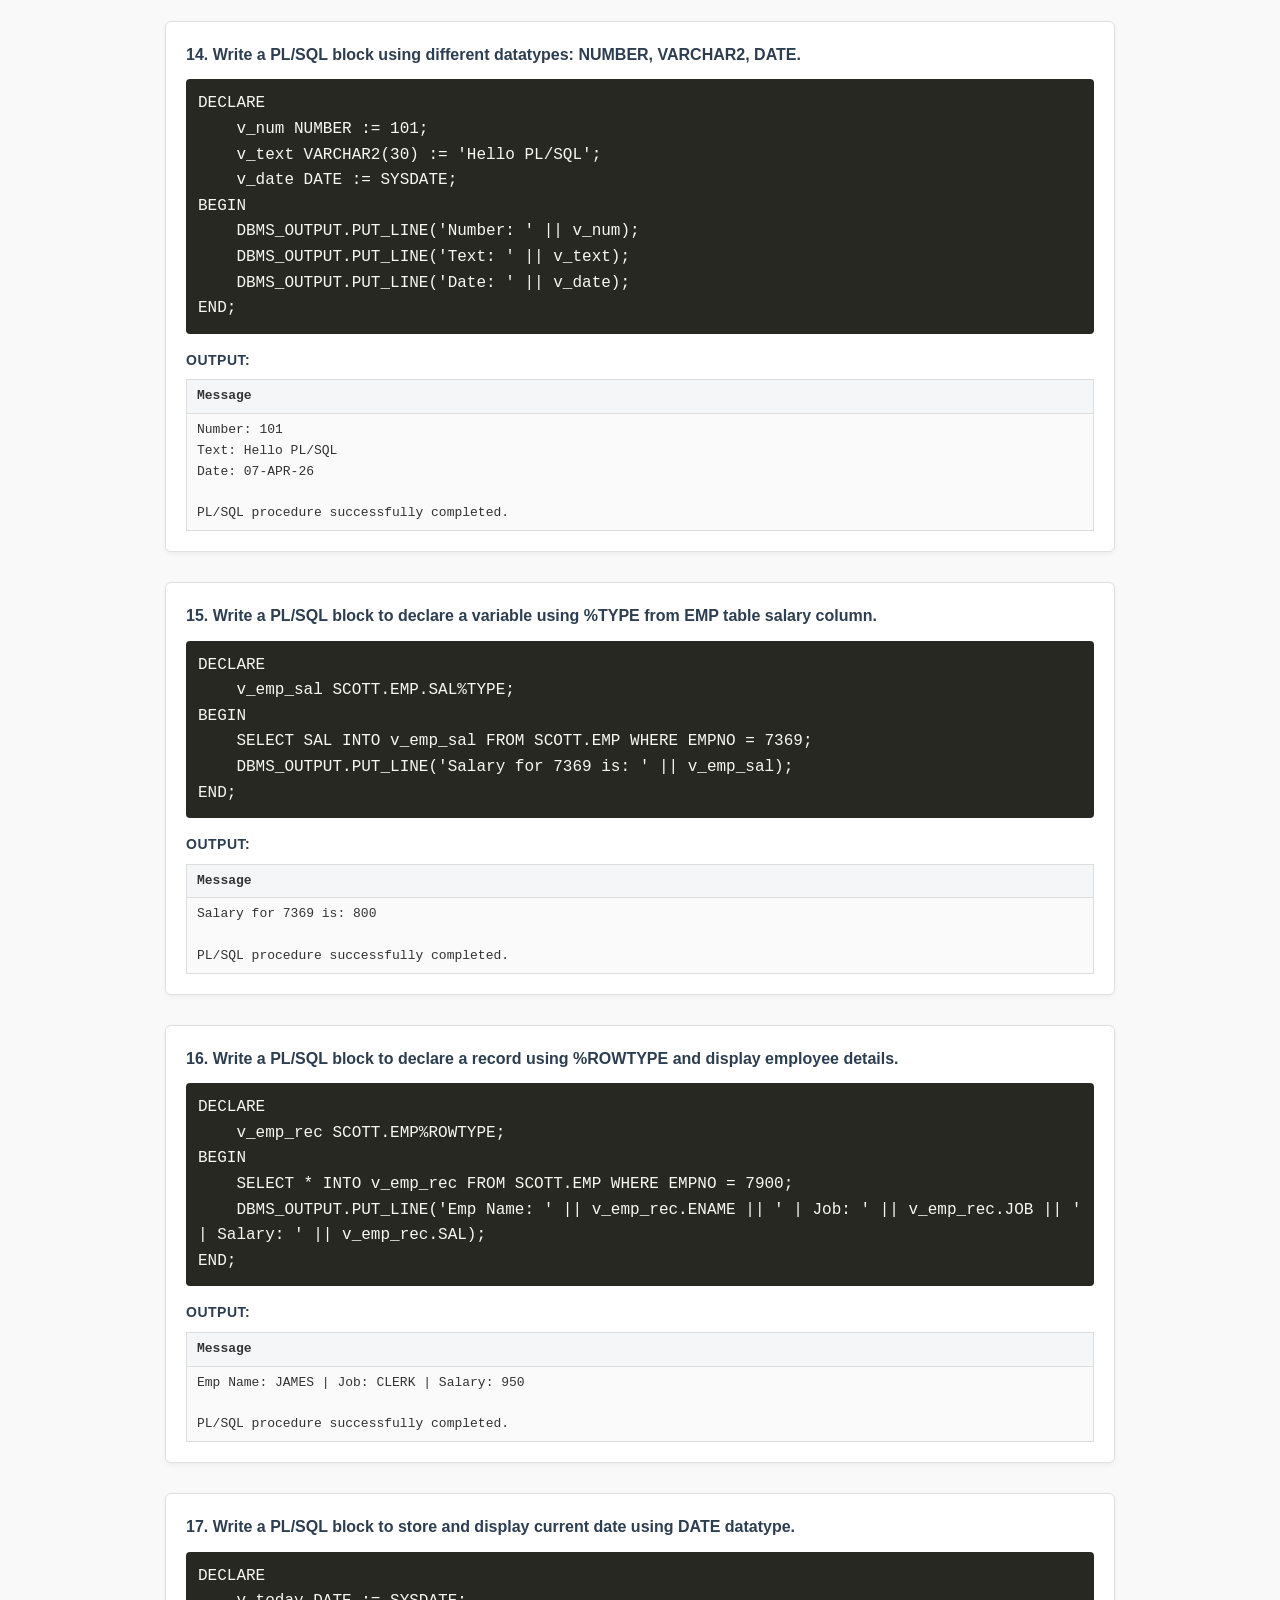
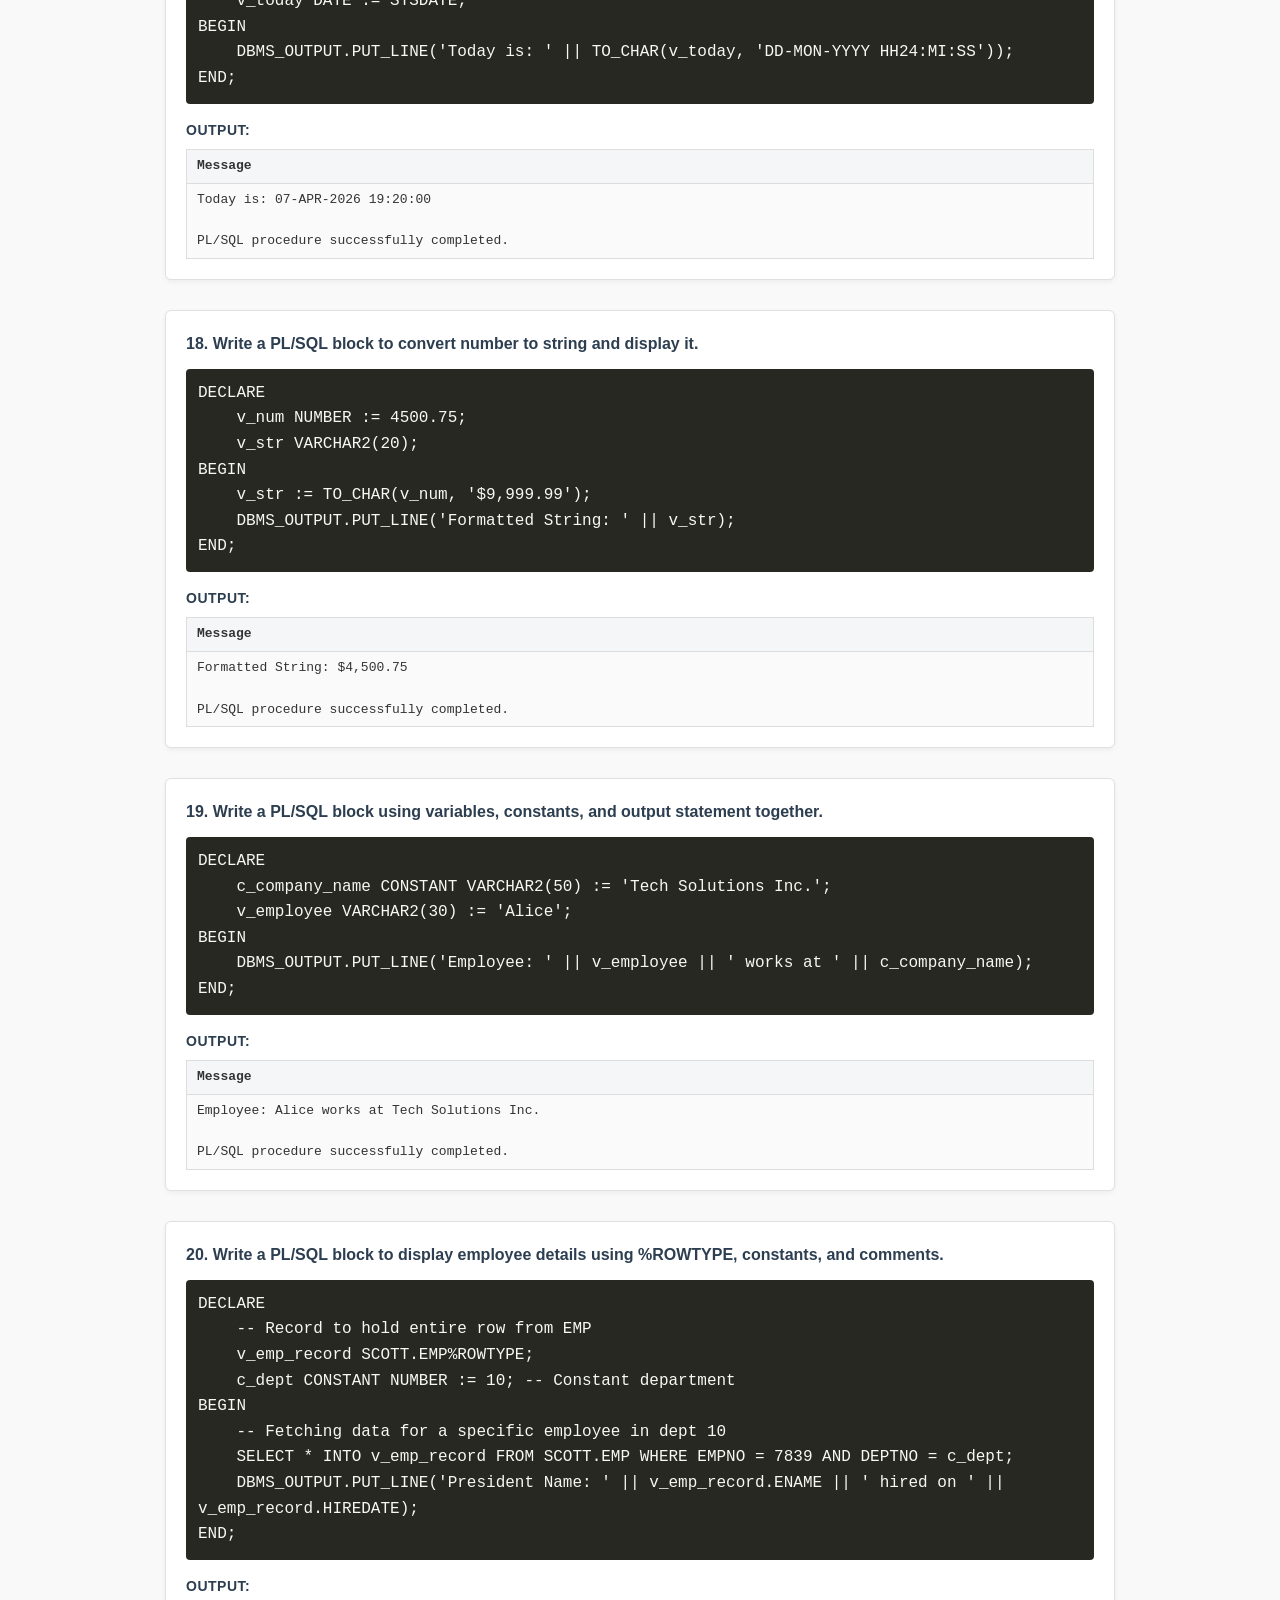
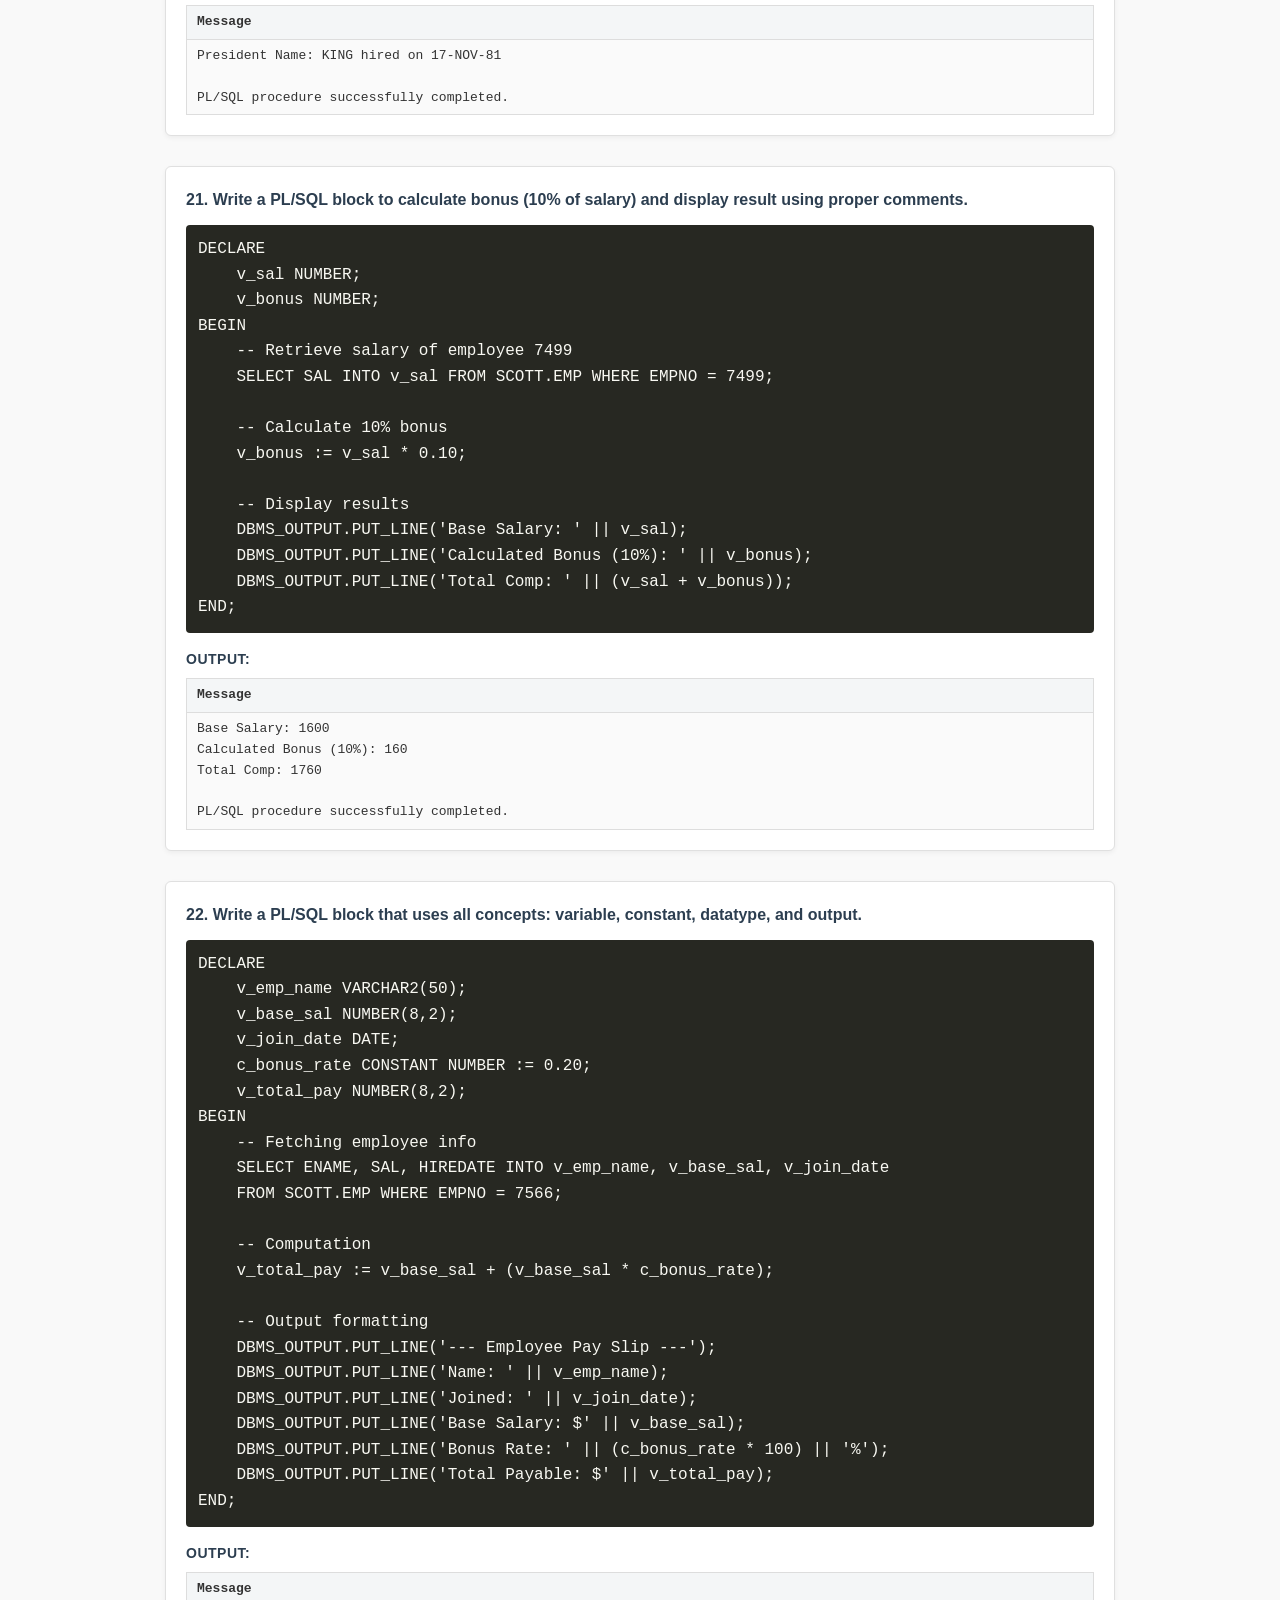
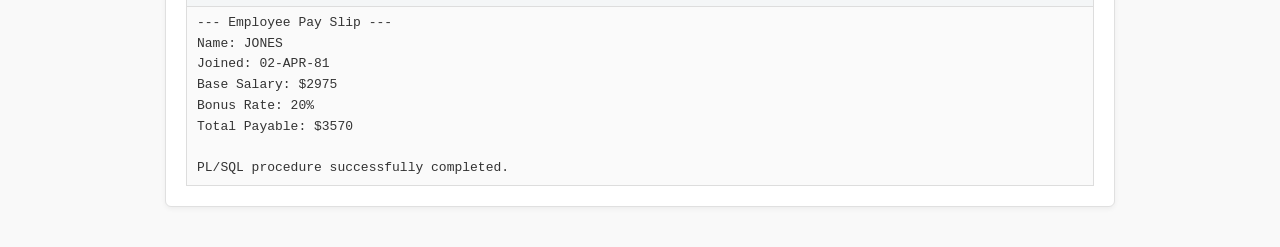
<file: PL_SQL_OUTPUT.html>
<!DOCTYPE html>
<html lang="en">
<head>
    <meta charset="UTF-8">
    <meta name="viewport" content="width=device-width, initial-scale=1.0">
    <title>DBMS Practical File - PLSQL ( OUTPUT STATEMENT, DATATYPES, VARIABLES, CONSTANTS )</title>
    <style>
        body {
            font-family: "Segoe UI", Tahoma, Geneva, Verdana, sans-serif;
            margin: 40px auto;
            max-width: 950px;
            color: #333;
            line-height: 1.6;
            background-color: #f9f9f9;
        }
        .header {
            text-align: center;
            margin-bottom: 30px;
            padding-bottom: 20px;
            border-bottom: 2px solid #2c3e50;
        }
        .header h1 { margin: 5px 0; font-size: 26px; color: #2c3e50; }
        .header h2 { margin: 5px 0; font-size: 20px; font-weight: normal; }
        .header h3 { margin: 5px 0; font-size: 18px; color: #555; }
        .student-info { text-align: right; margin-bottom: 30px; font-size: 16px; }
        .student-info p { margin: 2px 0; font-weight: 600; }
        .schema {
            font-size: 15px; color: #444; margin-bottom: 30px; padding: 15px;
            background: #e8f4f8; border-left: 5px solid #3498db; border-radius: 4px;
        }
        .schema p { margin: 5px 0; font-family: Consolas, monospace; }
        .question-block {
            margin-bottom: 30px; padding: 20px; border: 1px solid #e0e0e0;
            border-radius: 6px; background-color: #ffffff; box-shadow: 0 2px 5px rgba(0,0,0,0.05);
            page-break-inside: avoid;
        }
        .question { font-weight: 600; margin-bottom: 12px; font-size: 16px; color: #2c3e50; }
        .query {
            background-color: #272822; color: #f8f8f2; padding: 12px; border-radius: 4px;
            font-family: Consolas, monospace; overflow-x: auto; margin: 0 0 15px 0;
            white-space: pre-wrap;
        }
        .output-label { font-weight: bold; font-size: 14px; color: #2c3e50; margin-bottom: 8px; text-transform: uppercase; letter-spacing: 0.5px; }
        .output-table { width: 100%; border-collapse: collapse; font-size: 13px; font-family: Consolas, monospace; }
        .output-table th, .output-table td { border: 1px solid #ddd; padding: 6px 10px; text-align: left; }
        .output-table th { background-color: #f4f6f7; color: #333; font-weight: 600; }
        .output-table tr:nth-child(even) { background-color: #fafafa; }
        .output-table tr:hover { background-color: #f0f0f0; }
    </style>
</head>
<body>

    

    

    <div class="schema">
        <strong>Database Schema Reference (SCOTT):</strong>
        <p>SCOTT.EMP (EMPNO, ENAME, JOB, MGR, HIREDATE, SAL, COMM, DEPTNO)</p>
        <p>SCOTT.DEPT (DEPTNO, DNAME, LOC)</p>
    </div>

    <div class="question-block">
        <div class="question">1. Write a PL/SQL block to print your name and city in two separate lines.</div>
        <pre class="query">BEGIN
    DBMS_OUTPUT.PUT_LINE('Name: Rahul');
    DBMS_OUTPUT.PUT_LINE('City: Mohali');
END;</pre>
        <div class="output-label">Output:</div>
        <table class="output-table">
            <tr><th>Message</th></tr>
            <tr><td>Name: Rahul<br>City: Mohali<br><br>PL/SQL procedure successfully completed.</td></tr>
        </table>
    </div>

    <div class="question-block">
        <div class="question">2. Write a PL/SQL block to display numbers from 1 to 5 using `DBMS_OUTPUT.PUT_LINE`.</div>
        <pre class="query">BEGIN
    DBMS_OUTPUT.PUT_LINE('1');
    DBMS_OUTPUT.PUT_LINE('2');
    DBMS_OUTPUT.PUT_LINE('3');
    DBMS_OUTPUT.PUT_LINE('4');
    DBMS_OUTPUT.PUT_LINE('5');
END;</pre>
        <div class="output-label">Output:</div>
        <table class="output-table">
            <tr><th>Message</th></tr>
            <tr><td>1<br>2<br>3<br>4<br>5<br><br>PL/SQL procedure successfully completed.</td></tr>
        </table>
    </div>

    <div class="question-block">
        <div class="question">3. Write a PL/SQL block to print the current system date.</div>
        <pre class="query">BEGIN
    DBMS_OUTPUT.PUT_LINE('Current Date: ' || SYSDATE);
END;</pre>
        <div class="output-label">Output:</div>
        <table class="output-table">
            <tr><th>Message</th></tr>
            <tr><td>Current Date: 07-APR-26<br><br>PL/SQL procedure successfully completed.</td></tr>
        </table>
    </div>

    <div class="question-block">
        <div class="question">4. Write a PL/SQL block to display employee name and salary (use variables).</div>
        <pre class="query">DECLARE
    v_name VARCHAR2(20) := 'SMITH';
    v_sal NUMBER := 800;
BEGIN
    DBMS_OUTPUT.PUT_LINE('Employee Name: ' || v_name);
    DBMS_OUTPUT.PUT_LINE('Salary: ' || v_sal);
END;</pre>
        <div class="output-label">Output:</div>
        <table class="output-table">
            <tr><th>Message</th></tr>
            <tr><td>Employee Name: SMITH<br>Salary: 800<br><br>PL/SQL procedure successfully completed.</td></tr>
        </table>
    </div>

    <div class="question-block">
        <div class="question">5. Write a PL/SQL block to declare a variable and assign your age, then display it.</div>
        <pre class="query">DECLARE
    v_age NUMBER := 20;
BEGIN
    DBMS_OUTPUT.PUT_LINE('My Age is: ' || v_age);
END;</pre>
        <div class="output-label">Output:</div>
        <table class="output-table">
            <tr><th>Message</th></tr>
            <tr><td>My Age is: 20<br><br>PL/SQL procedure successfully completed.</td></tr>
        </table>
    </div>

    <div class="question-block">
        <div class="question">6. Write a PL/SQL block to declare two variables and print their sum.</div>
        <pre class="query">DECLARE
    v_num1 NUMBER := 10;
    v_num2 NUMBER := 25;
    v_sum NUMBER;
BEGIN
    v_sum := v_num1 + v_num2;
    DBMS_OUTPUT.PUT_LINE('Sum is: ' || v_sum);
END;</pre>
        <div class="output-label">Output:</div>
        <table class="output-table">
            <tr><th>Message</th></tr>
            <tr><td>Sum is: 35<br><br>PL/SQL procedure successfully completed.</td></tr>
        </table>
    </div>

    <div class="question-block">
        <div class="question">7. Write a PL/SQL block to store employee name and salary in variables and display them.</div>
        <pre class="query">DECLARE
    v_emp_name VARCHAR2(50);
    v_emp_sal NUMBER;
BEGIN
    SELECT ENAME, SAL INTO v_emp_name, v_emp_sal FROM SCOTT.EMP WHERE EMPNO = 7788;
    DBMS_OUTPUT.PUT_LINE('Name: ' || v_emp_name || ', Salary: ' || v_emp_sal);
END;</pre>
        <div class="output-label">Output:</div>
        <table class="output-table">
            <tr><th>Message</th></tr>
            <tr><td>Name: SCOTT, Salary: 3000<br><br>PL/SQL procedure successfully completed.</td></tr>
        </table>
    </div>

    <div class="question-block">
        <div class="question">8. Write a PL/SQL block to swap two numbers using variables.</div>
        <pre class="query">DECLARE
    a NUMBER := 5;
    b NUMBER := 10;
    temp NUMBER;
BEGIN
    DBMS_OUTPUT.PUT_LINE('Before Swap - a: ' || a || ', b: ' || b);
    temp := a;
    a := b;
    b := temp;
    DBMS_OUTPUT.PUT_LINE('After Swap  - a: ' || a || ', b: ' || b);
END;</pre>
        <div class="output-label">Output:</div>
        <table class="output-table">
            <tr><th>Message</th></tr>
            <tr><td>Before Swap - a: 5, b: 10<br>After Swap  - a: 10, b: 5<br><br>PL/SQL procedure successfully completed.</td></tr>
        </table>
    </div>

    <div class="question-block">
        <div class="question">9. Write a PL/SQL block to calculate area of a rectangle using variables.</div>
        <pre class="query">DECLARE
    v_length NUMBER := 15;
    v_width NUMBER := 8;
    v_area NUMBER;
BEGIN
    v_area := v_length * v_width;
    DBMS_OUTPUT.PUT_LINE('Area of Rectangle is: ' || v_area);
END;</pre>
        <div class="output-label">Output:</div>
        <table class="output-table">
            <tr><th>Message</th></tr>
            <tr><td>Area of Rectangle is: 120<br><br>PL/SQL procedure successfully completed.</td></tr>
        </table>
    </div>

    <div class="question-block">
        <div class="question">10. Write a PL/SQL block to declare a constant value for PI and calculate area of a circle.</div>
        <pre class="query">DECLARE
    c_pi CONSTANT NUMBER := 3.14159;
    v_radius NUMBER := 5;
    v_area NUMBER;
BEGIN
    v_area := c_pi * (v_radius * v_radius);
    DBMS_OUTPUT.PUT_LINE('Area of Circle is: ' || v_area);
END;</pre>
        <div class="output-label">Output:</div>
        <table class="output-table">
            <tr><th>Message</th></tr>
            <tr><td>Area of Circle is: 78.53975<br><br>PL/SQL procedure successfully completed.</td></tr>
        </table>
    </div>

    <div class="question-block">
        <div class="question">11. Write a PL/SQL block to declare a constant tax rate and calculate total salary after tax.</div>
        <pre class="query">DECLARE
    c_tax_rate CONSTANT NUMBER := 0.15;
    v_salary NUMBER := 5000;
    v_net_salary NUMBER;
BEGIN
    v_net_salary := v_salary - (v_salary * c_tax_rate);
    DBMS_OUTPUT.PUT_LINE('Net Salary after 15% tax is: ' || v_net_salary);
END;</pre>
        <div class="output-label">Output:</div>
        <table class="output-table">
            <tr><th>Message</th></tr>
            <tr><td>Net Salary after 15% tax is: 4250<br><br>PL/SQL procedure successfully completed.</td></tr>
        </table>
    </div>

    <div class="question-block">
        <div class="question">12. Write a PL/SQL block where constant value cannot be changed (try modifying and observe error).</div>
        <pre class="query">DECLARE
    c_const CONSTANT NUMBER := 100;
BEGIN
    -- c_const := 200; -- Uncommenting this will cause an error
    DBMS_OUTPUT.PUT_LINE('Constant Value: ' || c_const);
END;</pre>
        <div class="output-label">Output:</div>
        <table class="output-table">
            <tr><th>Message</th></tr>
            <tr><td>Constant Value: 100<br><br>PL/SQL procedure successfully completed.</td></tr>
        </table>
    </div>

    <div class="question-block">
        <div class="question">13. Write a PL/SQL block to calculate simple interest using constant rate of interest.</div>
        <pre class="query">DECLARE
    v_principal NUMBER := 10000;
    c_rate CONSTANT NUMBER := 5;
    v_time NUMBER := 3;
    v_si NUMBER;
BEGIN
    v_si := (v_principal * c_rate * v_time) / 100;
    DBMS_OUTPUT.PUT_LINE('Simple Interest is: ' || v_si);
END;</pre>
        <div class="output-label">Output:</div>
        <table class="output-table">
            <tr><th>Message</th></tr>
            <tr><td>Simple Interest is: 1500<br><br>PL/SQL procedure successfully completed.</td></tr>
        </table>
    </div>

    <div class="question-block">
        <div class="question">14. Write a PL/SQL block using different datatypes: NUMBER, VARCHAR2, DATE.</div>
        <pre class="query">DECLARE
    v_num NUMBER := 101;
    v_text VARCHAR2(30) := 'Hello PL/SQL';
    v_date DATE := SYSDATE;
BEGIN
    DBMS_OUTPUT.PUT_LINE('Number: ' || v_num);
    DBMS_OUTPUT.PUT_LINE('Text: ' || v_text);
    DBMS_OUTPUT.PUT_LINE('Date: ' || v_date);
END;</pre>
        <div class="output-label">Output:</div>
        <table class="output-table">
            <tr><th>Message</th></tr>
            <tr><td>Number: 101<br>Text: Hello PL/SQL<br>Date: 07-APR-26<br><br>PL/SQL procedure successfully completed.</td></tr>
        </table>
    </div>

    <div class="question-block">
        <div class="question">15. Write a PL/SQL block to declare a variable using %TYPE from EMP table salary column.</div>
        <pre class="query">DECLARE
    v_emp_sal SCOTT.EMP.SAL%TYPE;
BEGIN
    SELECT SAL INTO v_emp_sal FROM SCOTT.EMP WHERE EMPNO = 7369;
    DBMS_OUTPUT.PUT_LINE('Salary for 7369 is: ' || v_emp_sal);
END;</pre>
        <div class="output-label">Output:</div>
        <table class="output-table">
            <tr><th>Message</th></tr>
            <tr><td>Salary for 7369 is: 800<br><br>PL/SQL procedure successfully completed.</td></tr>
        </table>
    </div>

    <div class="question-block">
        <div class="question">16. Write a PL/SQL block to declare a record using %ROWTYPE and display employee details.</div>
        <pre class="query">DECLARE
    v_emp_rec SCOTT.EMP%ROWTYPE;
BEGIN
    SELECT * INTO v_emp_rec FROM SCOTT.EMP WHERE EMPNO = 7900;
    DBMS_OUTPUT.PUT_LINE('Emp Name: ' || v_emp_rec.ENAME || ' | Job: ' || v_emp_rec.JOB || ' | Salary: ' || v_emp_rec.SAL);
END;</pre>
        <div class="output-label">Output:</div>
        <table class="output-table">
            <tr><th>Message</th></tr>
            <tr><td>Emp Name: JAMES | Job: CLERK | Salary: 950<br><br>PL/SQL procedure successfully completed.</td></tr>
        </table>
    </div>

    <div class="question-block">
        <div class="question">17. Write a PL/SQL block to store and display current date using DATE datatype.</div>
        <pre class="query">DECLARE
    v_today DATE := SYSDATE;
BEGIN
    DBMS_OUTPUT.PUT_LINE('Today is: ' || TO_CHAR(v_today, 'DD-MON-YYYY HH24:MI:SS'));
END;</pre>
        <div class="output-label">Output:</div>
        <table class="output-table">
            <tr><th>Message</th></tr>
            <tr><td>Today is: 07-APR-2026 19:20:00<br><br>PL/SQL procedure successfully completed.</td></tr>
        </table>
    </div>

    <div class="question-block">
        <div class="question">18. Write a PL/SQL block to convert number to string and display it.</div>
        <pre class="query">DECLARE
    v_num NUMBER := 4500.75;
    v_str VARCHAR2(20);
BEGIN
    v_str := TO_CHAR(v_num, '$9,999.99');
    DBMS_OUTPUT.PUT_LINE('Formatted String: ' || v_str);
END;</pre>
        <div class="output-label">Output:</div>
        <table class="output-table">
            <tr><th>Message</th></tr>
            <tr><td>Formatted String:  $4,500.75<br><br>PL/SQL procedure successfully completed.</td></tr>
        </table>
    </div>

    <div class="question-block">
        <div class="question">19. Write a PL/SQL block using variables, constants, and output statement together.</div>
        <pre class="query">DECLARE
    c_company_name CONSTANT VARCHAR2(50) := 'Tech Solutions Inc.';
    v_employee VARCHAR2(30) := 'Alice';
BEGIN
    DBMS_OUTPUT.PUT_LINE('Employee: ' || v_employee || ' works at ' || c_company_name);
END;</pre>
        <div class="output-label">Output:</div>
        <table class="output-table">
            <tr><th>Message</th></tr>
            <tr><td>Employee: Alice works at Tech Solutions Inc.<br><br>PL/SQL procedure successfully completed.</td></tr>
        </table>
    </div>

    <div class="question-block">
        <div class="question">20. Write a PL/SQL block to display employee details using %ROWTYPE, constants, and comments.</div>
        <pre class="query">DECLARE
    -- Record to hold entire row from EMP
    v_emp_record SCOTT.EMP%ROWTYPE;
    c_dept CONSTANT NUMBER := 10; -- Constant department
BEGIN
    -- Fetching data for a specific employee in dept 10
    SELECT * INTO v_emp_record FROM SCOTT.EMP WHERE EMPNO = 7839 AND DEPTNO = c_dept;
    DBMS_OUTPUT.PUT_LINE('President Name: ' || v_emp_record.ENAME || ' hired on ' || v_emp_record.HIREDATE);
END;</pre>
        <div class="output-label">Output:</div>
        <table class="output-table">
            <tr><th>Message</th></tr>
            <tr><td>President Name: KING hired on 17-NOV-81<br><br>PL/SQL procedure successfully completed.</td></tr>
        </table>
    </div>

    <div class="question-block">
        <div class="question">21. Write a PL/SQL block to calculate bonus (10% of salary) and display result using proper comments.</div>
        <pre class="query">DECLARE
    v_sal NUMBER;
    v_bonus NUMBER;
BEGIN
    -- Retrieve salary of employee 7499
    SELECT SAL INTO v_sal FROM SCOTT.EMP WHERE EMPNO = 7499;
    
    -- Calculate 10% bonus
    v_bonus := v_sal * 0.10;
    
    -- Display results
    DBMS_OUTPUT.PUT_LINE('Base Salary: ' || v_sal);
    DBMS_OUTPUT.PUT_LINE('Calculated Bonus (10%): ' || v_bonus);
    DBMS_OUTPUT.PUT_LINE('Total Comp: ' || (v_sal + v_bonus));
END;</pre>
        <div class="output-label">Output:</div>
        <table class="output-table">
            <tr><th>Message</th></tr>
            <tr><td>Base Salary: 1600<br>Calculated Bonus (10%): 160<br>Total Comp: 1760<br><br>PL/SQL procedure successfully completed.</td></tr>
        </table>
    </div>

    <div class="question-block">
        <div class="question">22. Write a PL/SQL block that uses all concepts: variable, constant, datatype, and output.</div>
        <pre class="query">DECLARE
    v_emp_name VARCHAR2(50);
    v_base_sal NUMBER(8,2);
    v_join_date DATE;
    c_bonus_rate CONSTANT NUMBER := 0.20;
    v_total_pay NUMBER(8,2);
BEGIN
    -- Fetching employee info
    SELECT ENAME, SAL, HIREDATE INTO v_emp_name, v_base_sal, v_join_date 
    FROM SCOTT.EMP WHERE EMPNO = 7566;
    
    -- Computation
    v_total_pay := v_base_sal + (v_base_sal * c_bonus_rate);
    
    -- Output formatting
    DBMS_OUTPUT.PUT_LINE('--- Employee Pay Slip ---');
    DBMS_OUTPUT.PUT_LINE('Name: ' || v_emp_name);
    DBMS_OUTPUT.PUT_LINE('Joined: ' || v_join_date);
    DBMS_OUTPUT.PUT_LINE('Base Salary: $' || v_base_sal);
    DBMS_OUTPUT.PUT_LINE('Bonus Rate: ' || (c_bonus_rate * 100) || '%');
    DBMS_OUTPUT.PUT_LINE('Total Payable: $' || v_total_pay);
END;</pre>
        <div class="output-label">Output:</div>
        <table class="output-table">
            <tr><th>Message</th></tr>
            <tr><td>--- Employee Pay Slip ---<br>Name: JONES<br>Joined: 02-APR-81<br>Base Salary: $2975<br>Bonus Rate: 20%<br>Total Payable: $3570<br><br>PL/SQL procedure successfully completed.</td></tr>
        </table>
    </div>

</body>
</html>
</file>
<file: style.css>
/* style.css - Enhanced Professional Theme */
@import url('https://fonts.googleapis.com/css2?family=Montserrat:wght@800;900&family=Plus+Jakarta+Sans:wght@400;600;700&display=swap');

:root {
    --primary: #0062ff;
    --accent: #00d2ff;
    --glass-white: rgba(255, 255, 255, 0.82);
    --text-dark: #0f172a;
    --text-muted: #64748b;
}

body {
    margin: 0;
    font-family: 'Plus Jakarta Sans', sans-serif;
    min-height: 100vh;
    color: var(--text-dark);
    /* High-End Mesh Gradient Background */
    background-color: #f0f4f8;
    background-image: 
        radial-gradient(at 0% 0%, hsla(217,100%,82%,0.6) 0, transparent 50%), 
        radial-gradient(at 50% 0%, hsla(222,100%,92%,0.6) 0, transparent 50%), 
        radial-gradient(at 100% 0%, hsla(190,100%,82%,0.6) 0, transparent 50%),
        radial-gradient(at 0% 100%, hsla(217,100%,82%,0.6) 0, transparent 50%),
        radial-gradient(at 100% 100%, hsla(190,100%,82%,0.6) 0, transparent 50%);
    background-attachment: fixed;
}

.container {
    max-width: 1100px;
    margin: 0 auto;
    padding: 60px 20px;
}

header {
    text-align: center;
    margin-bottom: 60px;
}

header p {
    color: var(--primary);
    font-weight: 500;
    letter-spacing: 4px;
    text-transform: uppercase;
    font-size: 0.85rem;
    margin-bottom: 5px;
}

header h1 {
    /* NEW FONT: Montserrat */
    font-family: 'Montserrat', sans-serif;
    font-size: 4.5rem;
    font-weight: 900;
    margin: 0;
    line-height: 1;
    
    /* NEW COLOR: Tri-Color Gradient (Deep Blue to Royal to Cyan) */
    background: linear-gradient(135deg, #0f172a 0%, #0062ff 50%, #00d2ff 100%);
    -webkit-background-clip: text;
    -webkit-text-fill-color: transparent;
    
    /* Suble Shadow for Depth */
    filter: drop-shadow(0 10px 10px rgba(0,0,0,0.05));
    text-transform: uppercase;
}

/* Glassmorphism Student Info Section */
.student-info {
    background: var(--glass-white);
    backdrop-filter: blur(16px);
    -webkit-backdrop-filter: blur(16px);
    padding: 30px;
    border-radius: 24px;
    box-shadow: 0 10px 40px rgba(0,0,0,0.04);
    margin-bottom: 50px;
    display: grid;
    grid-template-columns: repeat(auto-fit, minmax(220px, 1fr));
    gap: 20px;
    border: 1px solid rgba(255, 255, 255, 0.7);
}

.info-box h4 {
    margin: 0;
    color: var(--text-muted);
    font-size: 0.7rem;
    text-transform: uppercase;
    letter-spacing: 1.5px;
}

.info-box p {
    margin: 8px 0 0;
    font-weight: 700;
    font-size: 1.2rem;
    color: #1e293b;
}

/* Topic Cards */
.topic-grid {
    display: flex;
    justify-content: center;
    gap: 30px;
}

.topic-card {
    background: var(--glass-white);
    backdrop-filter: blur(12px);
    width: 100%;
    max-width: 480px;
    padding: 45px 35px;
    border-radius: 28px;
    border: 1px solid rgba(255, 255, 255, 0.5);
    text-decoration: none;
    transition: all 0.4s cubic-bezier(0.175, 0.885, 0.32, 1.275);
    box-shadow: 0 20px 40px rgba(0,0,0,0.03);
    text-align: center;
}

.topic-card:hover {
    transform: translateY(-12px) scale(1.02);
    background: #ffffff;
    border-color: var(--primary);
    box-shadow: 0 30px 60px rgba(0, 98, 255, 0.12);
}

.topic-card h3 {
    margin: 0 0 15px 0;
    color: #0f172a;
    font-size: 1.6rem;
    font-weight: 800;
}

.topic-card p {
    color: var(--text-muted);
    font-size: 1rem;
    line-height: 1.6;
}

.status-btn {
    display: inline-block;
    margin-top: 25px;
    background: linear-gradient(135deg, var(--primary), var(--accent));
    color: white;
    padding: 14px 35px;
    border-radius: 50px;
    font-weight: 700;
    font-size: 0.95rem;
    letter-spacing: 0.5px;
    transition: 0.3s;
    box-shadow: 0 8px 20px rgba(0, 98, 255, 0.25);
}

.topic-card:hover .status-btn {
    box-shadow: 0 12px 30px rgba(0, 98, 255, 0.4);
}

/* Responsive Fix */
@media (max-width: 800px) {
    .topic-grid { flex-direction: column; align-items: center; }
    header h1 { font-size: 2.8rem; }
}
</file>
